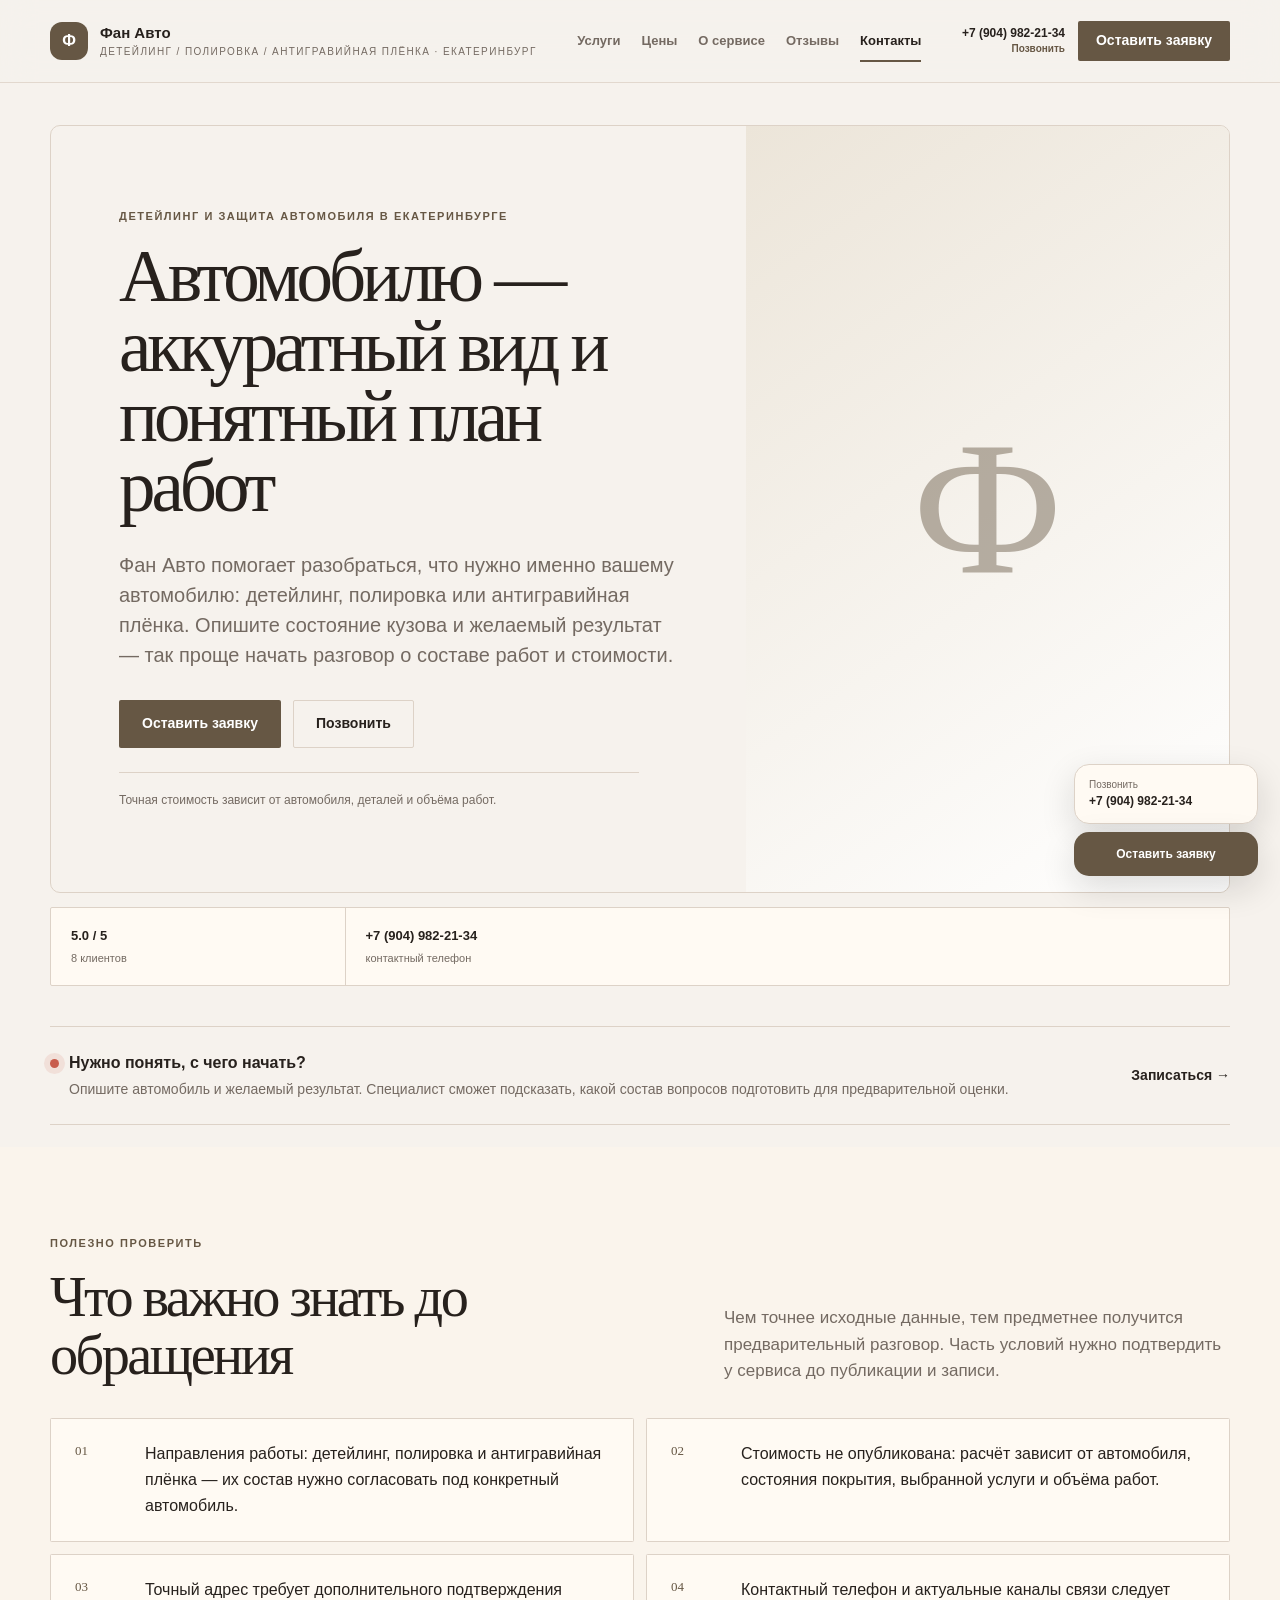
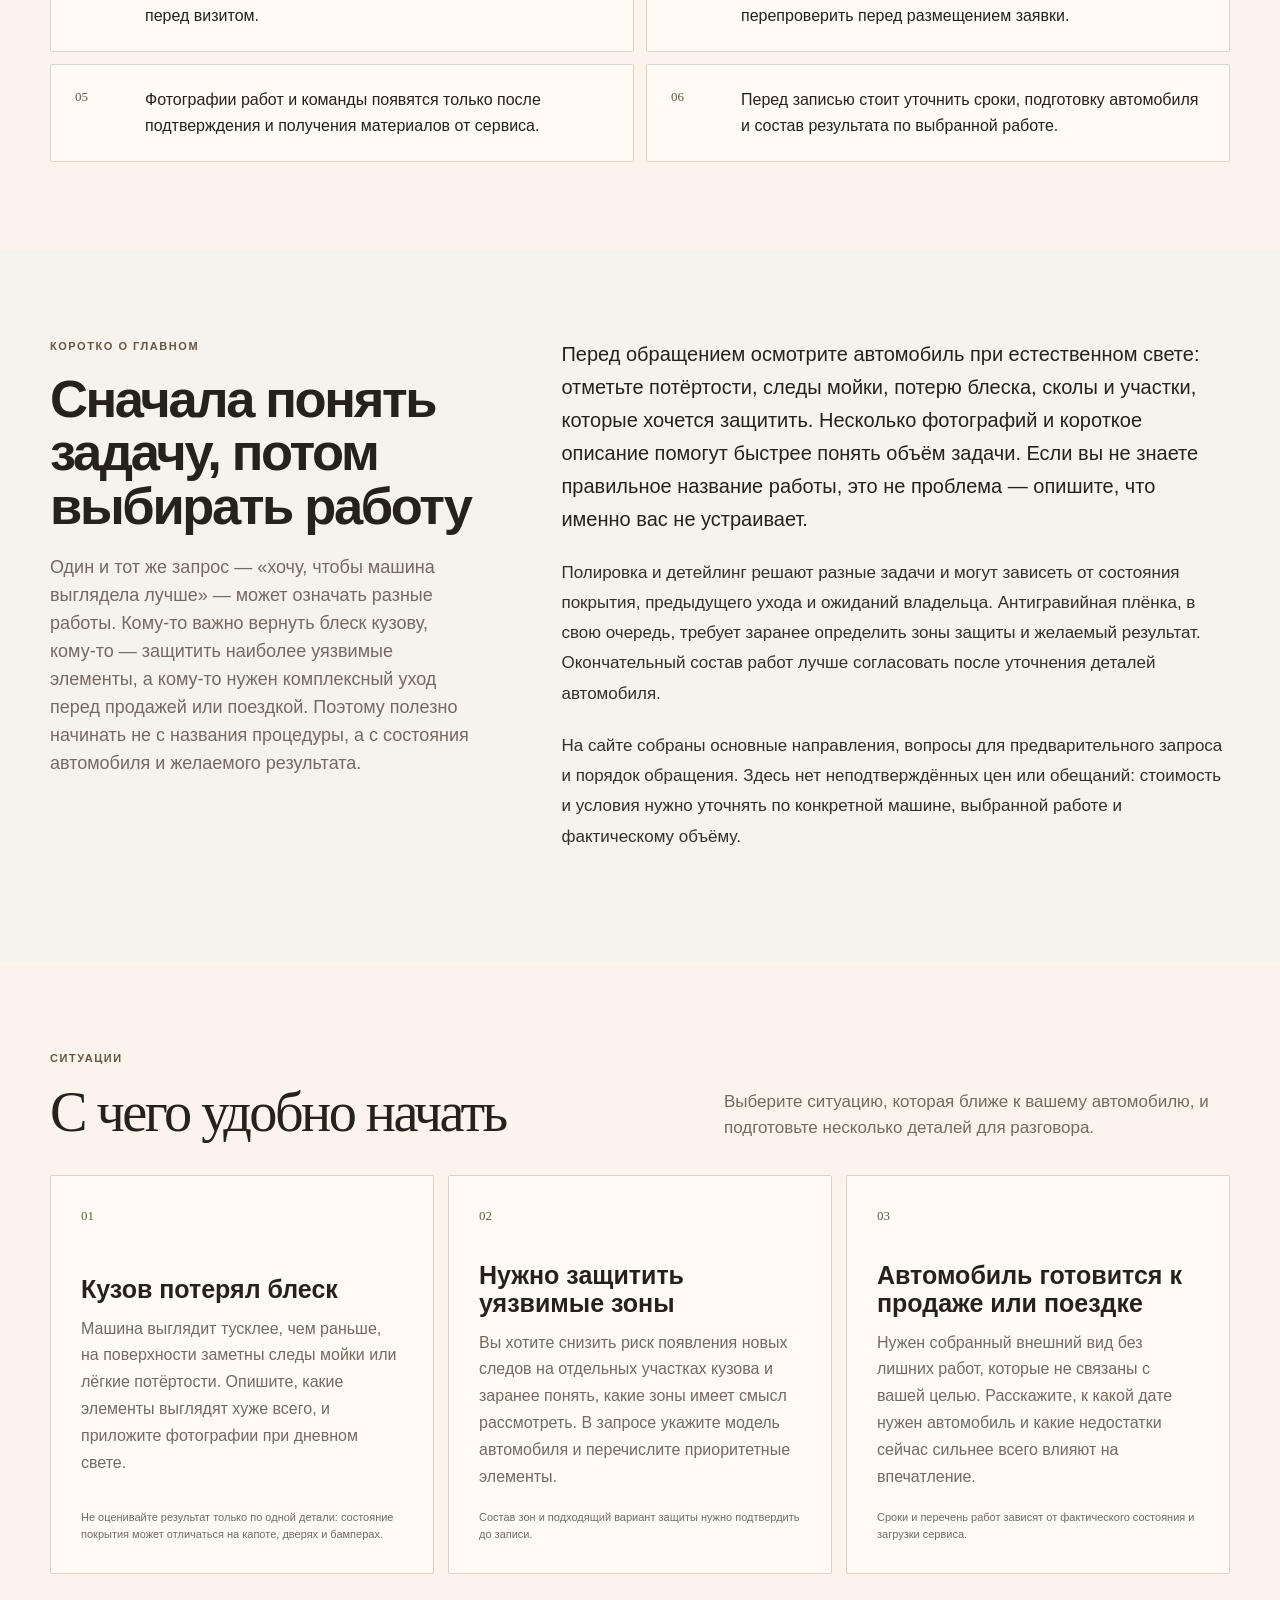
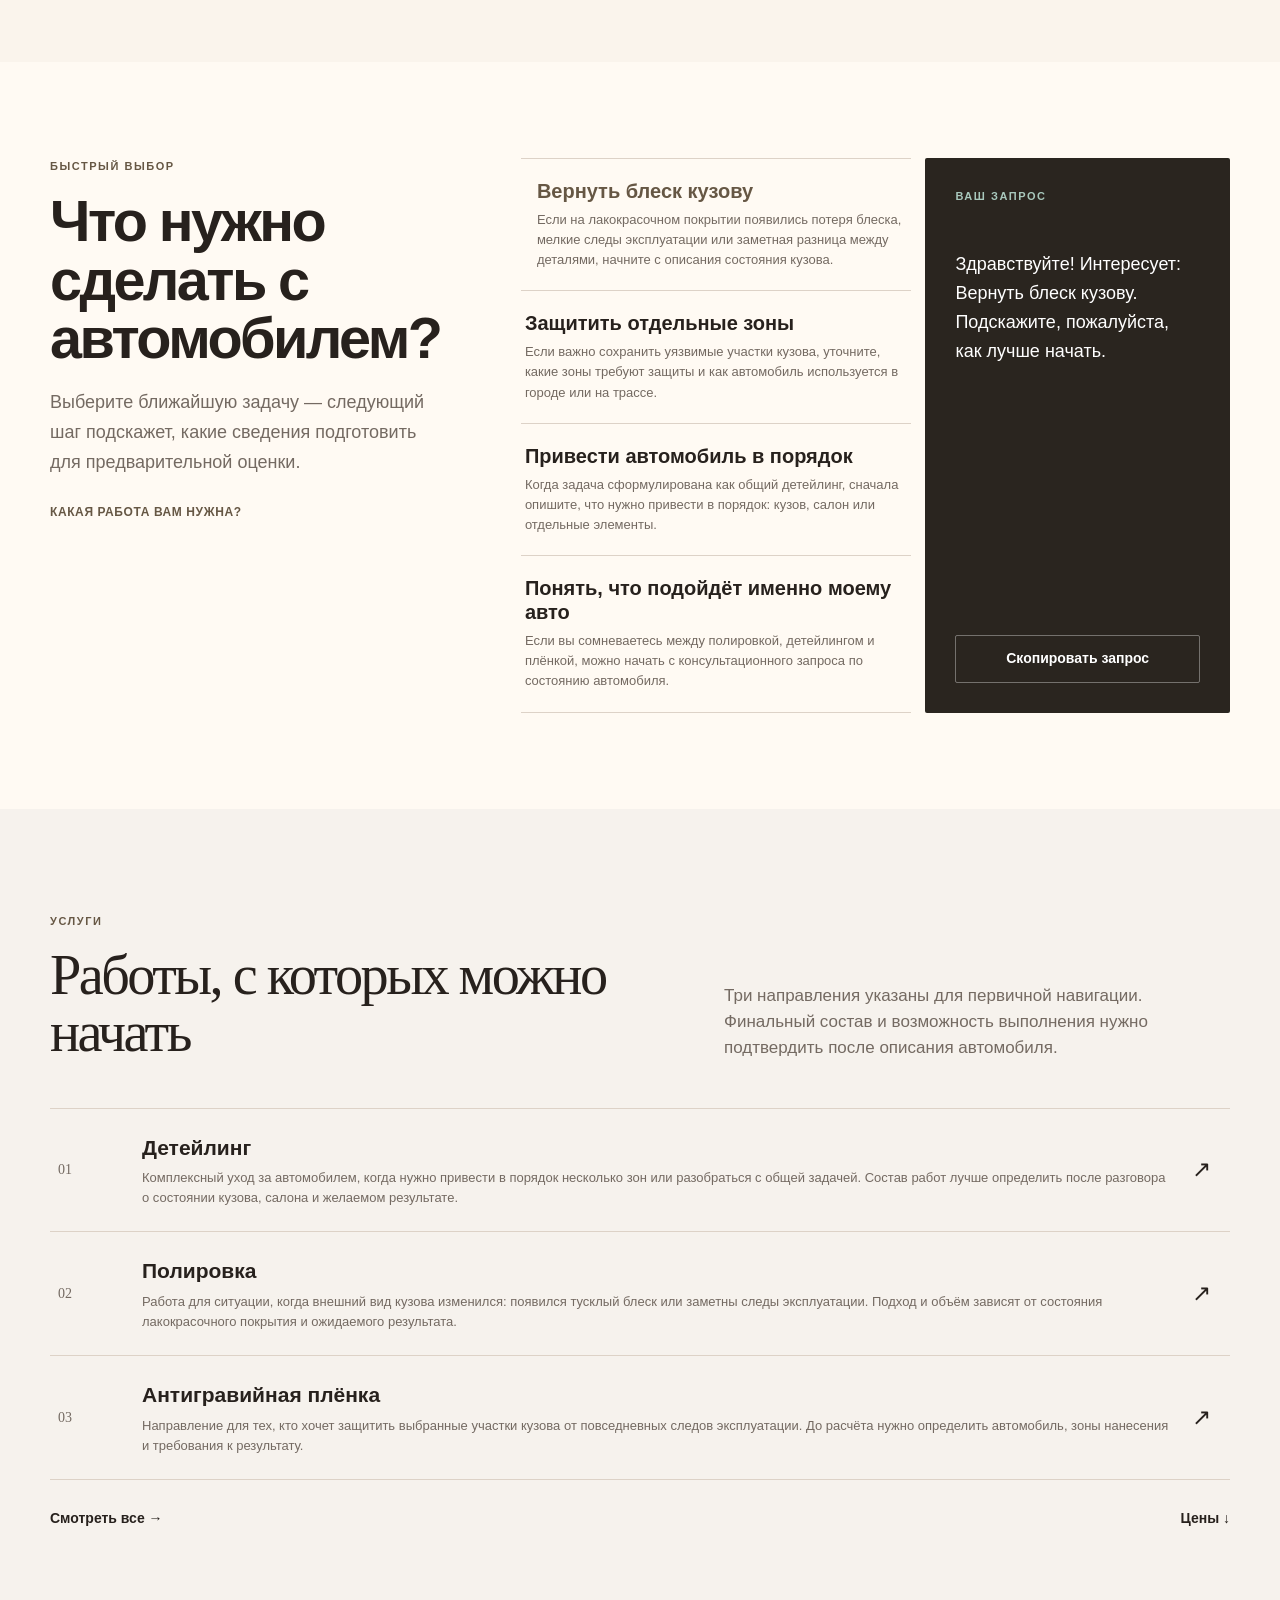
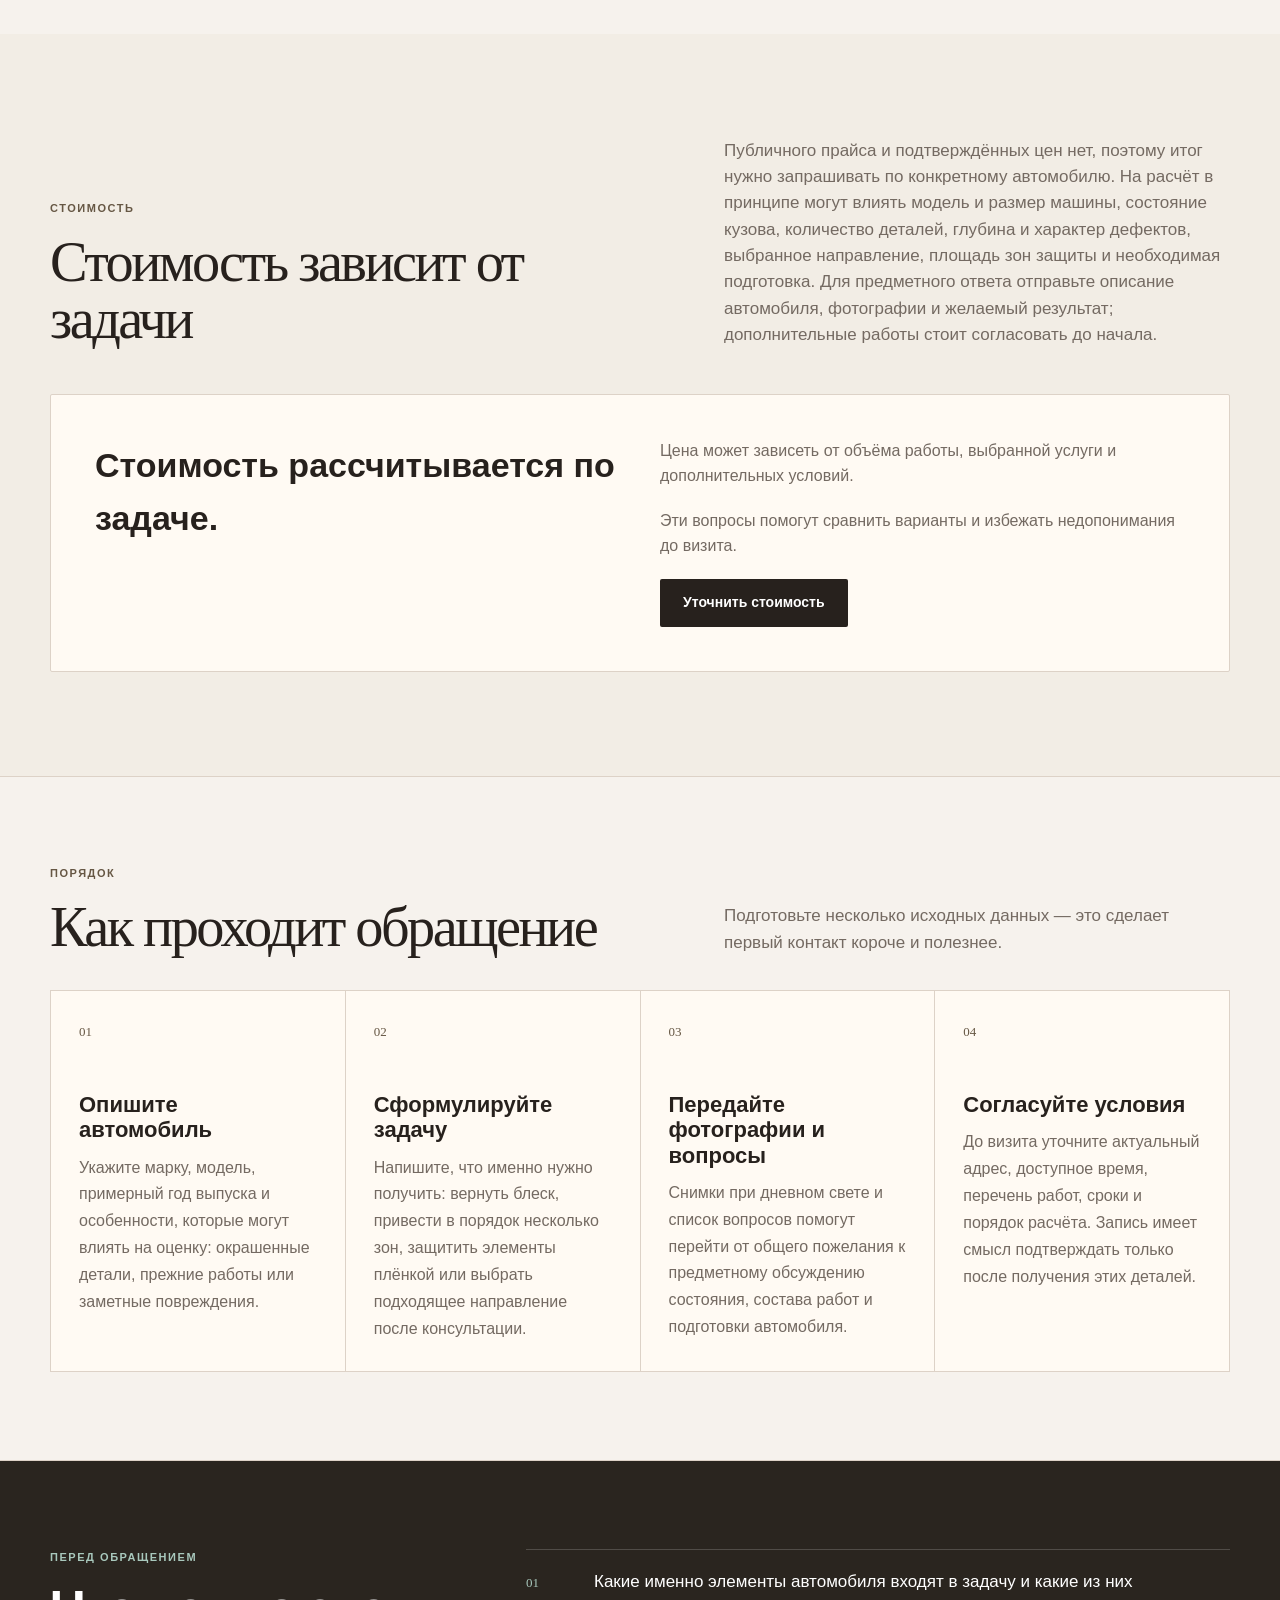
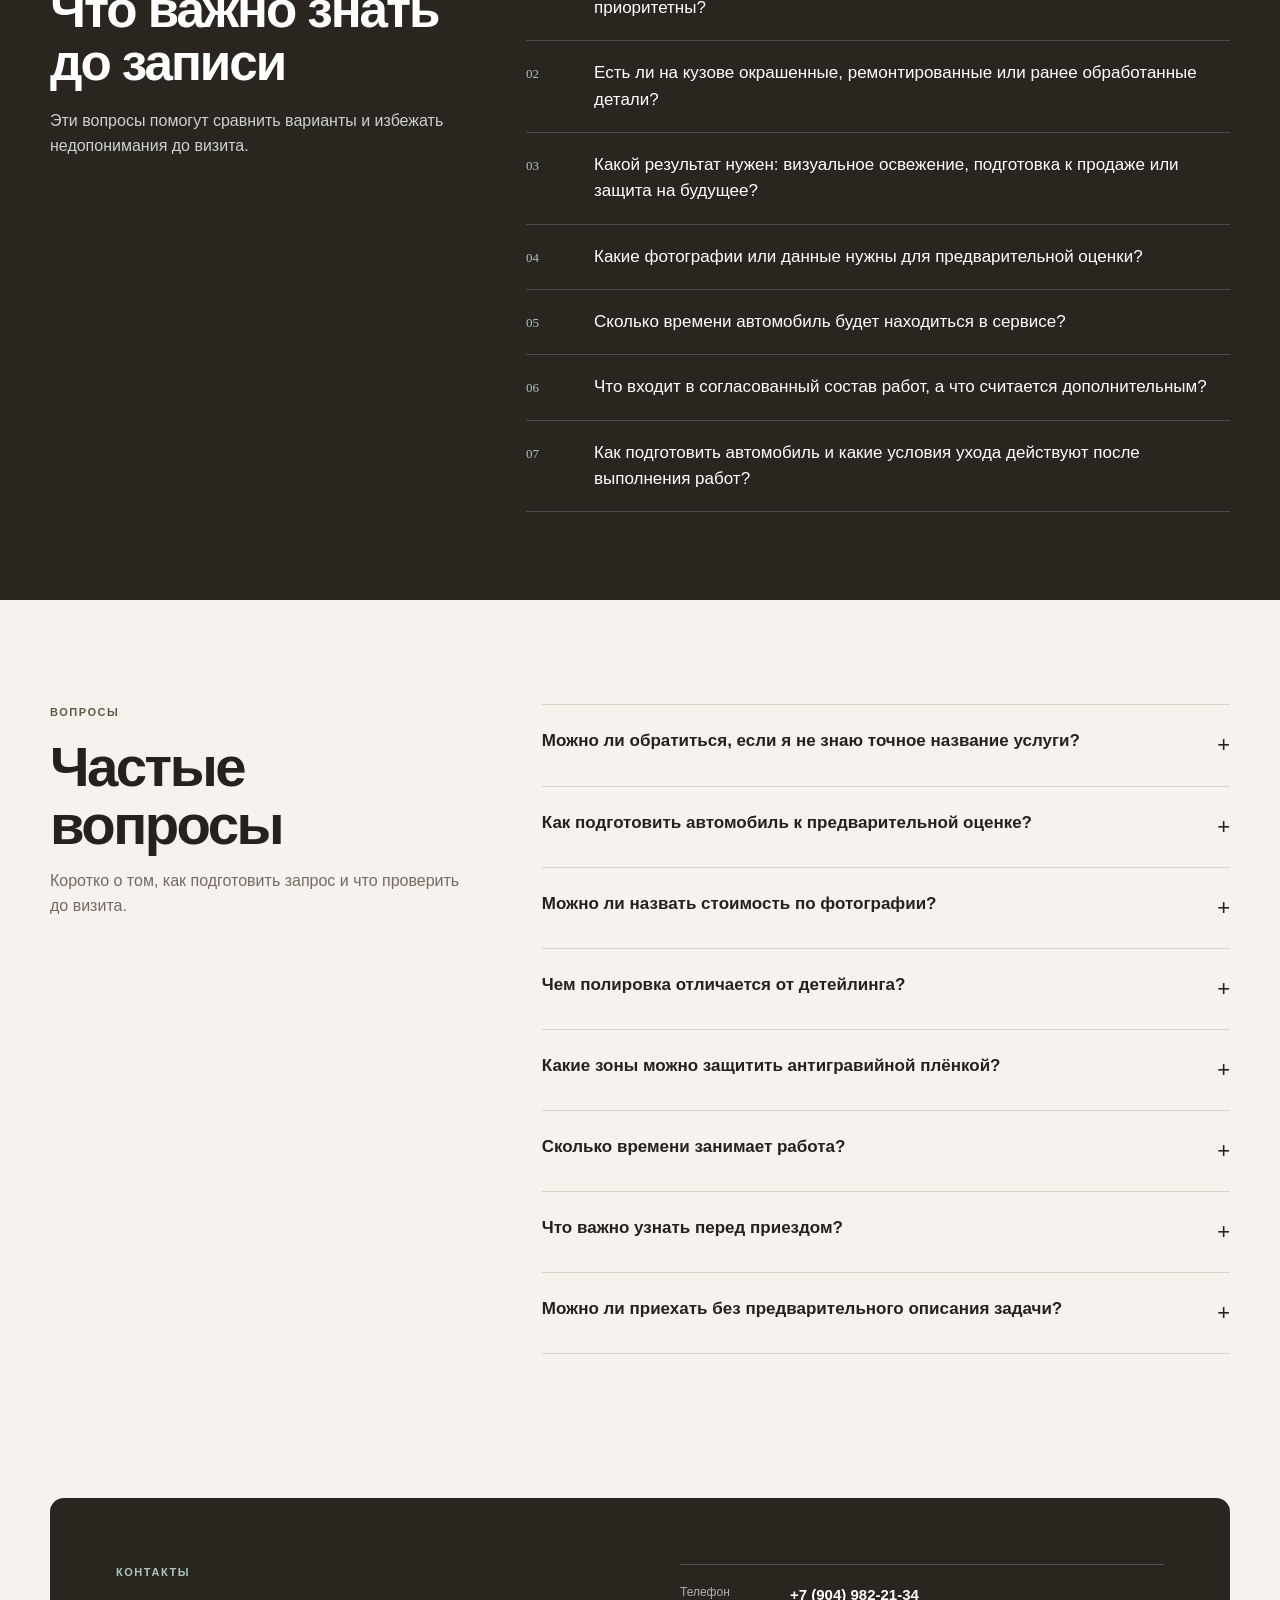
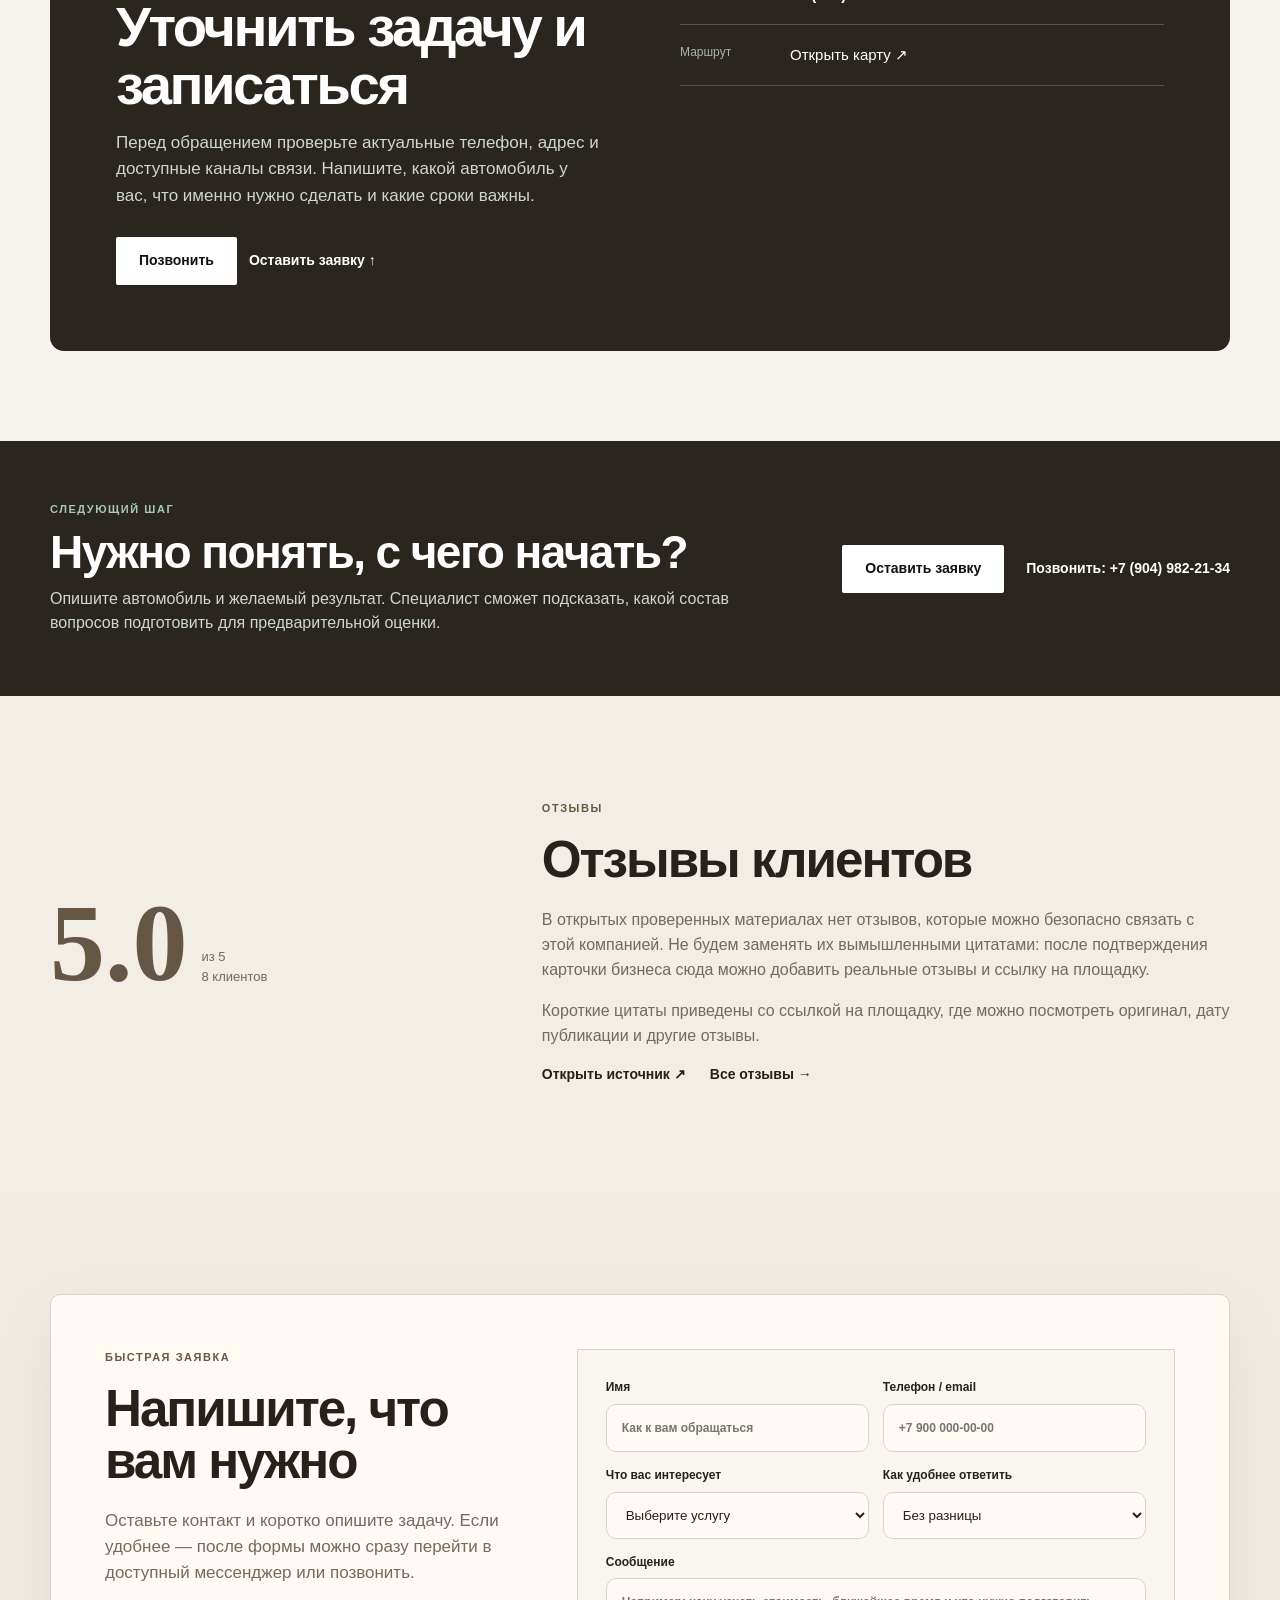
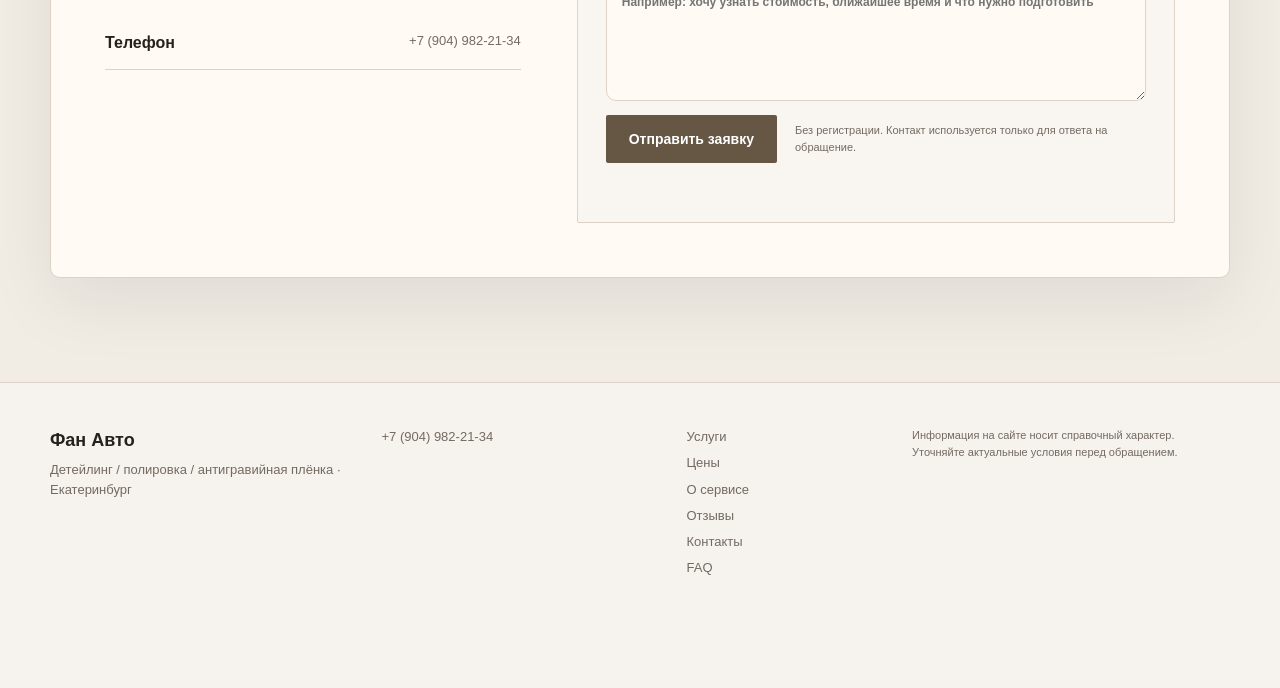
<file: index.html>
<!doctype html>
<html lang="ru">
<head>
  <meta charset="utf-8">
  <meta name="viewport" content="width=device-width,initial-scale=1,viewport-fit=cover">
  <title>Фан Авто</title>
  <meta name="description" content="Фан Авто — Детейлинг / полировка / антигравийная плёнка · Екатеринбург. Услуги, цены, отзывы и контакты.">
  <meta name="theme-color" content="#f4f2ed">
  <meta name="robots" content="index,follow">
  <link rel="canonical" href="index.html">
  <meta property="og:type" content="website">
  <meta property="og:title" content="Фан Авто">
  <meta property="og:description" content="Фан Авто — Детейлинг / полировка / антигравийная плёнка · Екатеринбург. Услуги, цены, отзывы и контакты.">
  <meta name="twitter:card" content="summary_large_image">
  <link rel="icon" href="favicon.svg" type="image/svg+xml">
  <link rel="manifest" href="site.webmanifest">
  <script>document.documentElement.classList.add('js')</script>
  <style>:root{
  --bg:#f4f2ed;--paper:#fff;--ink:#191918;--muted:#6f6d68;--line:#dcd8cf;--accent:#214f45;--accent-2:#dbe7e1;--dark:#18211f;--radius:22px;--max:1180px;--shadow:0 24px 70px rgba(22,27,25,.08);--serif:Georgia,'Times New Roman',serif;--sans:Inter,-apple-system,BlinkMacSystemFont,'Segoe UI',Arial,sans-serif
}
*{box-sizing:border-box}html{scroll-behavior:smooth;scroll-padding-top:104px}body{margin:0;background:var(--bg);color:var(--ink);font-family:var(--sans);font-size:16px;line-height:1.55;-webkit-font-smoothing:antialiased}img{max-width:100%;display:block}a{color:inherit}button,input,textarea{font:inherit}.wrap{width:min(calc(100% - 48px),var(--max));margin:auto}.site-header{position:sticky;top:0;z-index:90;background:color-mix(in srgb,var(--bg) 90%,transparent);backdrop-filter:blur(16px);border-bottom:1px solid color-mix(in srgb,var(--line) 82%,transparent)}.header-inner{min-height:82px;display:flex;align-items:center;justify-content:space-between;gap:24px}.brand{display:flex;align-items:center;gap:12px;text-decoration:none;min-width:210px}.brand-mark{width:38px;height:38px;border-radius:12px;display:grid;place-items:center;background:var(--accent);color:#fff;font-weight:800}.brand-copy{display:grid;line-height:1.12}.brand-copy b{font-size:15px}.brand-copy small{font-size:10px;text-transform:uppercase;letter-spacing:.14em;color:var(--muted);margin-top:4px}.nav{display:flex;align-items:center;gap:21px}.nav a{text-decoration:none;font-size:13px;font-weight:700;color:var(--muted);position:relative}.nav a:hover,.nav a[aria-current=page]{color:var(--ink)}.nav a[aria-current=page]:after{content:"";position:absolute;left:0;right:0;bottom:-11px;height:2px;background:var(--accent)}.header-actions{display:flex;align-items:center;gap:13px}.header-phone{text-decoration:none;font-size:13px;font-weight:700}.button{display:inline-flex;align-items:center;justify-content:center;min-height:48px;padding:0 22px;border:1px solid transparent;border-radius:999px;text-decoration:none;font-weight:750;font-size:14px;transition:transform .18s ease,background .18s ease,border-color .18s ease}.button:hover{transform:translateY(-1px)}.button.primary{background:var(--accent);color:#fff}.button.secondary{background:var(--ink);color:#fff}.button.ghost{border-color:var(--line);background:transparent}.button.light{background:#fff;color:#111}.button.compact{min-height:40px;padding:0 17px}.text-button{text-decoration:none;font-weight:800;font-size:14px;display:inline-flex;align-items:center;gap:7px}.text-button:hover{text-decoration:underline;text-underline-offset:4px}.light-text{color:#fff}.burger{display:none;width:42px;height:42px;border:1px solid var(--line);background:transparent;border-radius:50%;padding:12px;cursor:pointer}.burger span{display:block;height:1.5px;background:var(--ink);margin:5px 0}.overline{display:block;text-transform:uppercase;letter-spacing:.14em;font-size:11px;font-weight:850;color:var(--accent);margin-bottom:17px}.reveal{opacity:0;transform:translateY(16px);transition:opacity .55s ease,transform .65s cubic-bezier(.2,.7,.2,1)}.reveal.is-visible{opacity:1;transform:none}

/* Home */
.hero-v4{padding:42px 0 18px}.hero-shell{min-height:610px;display:grid;grid-template-columns:1.02fr .98fr;background:var(--paper);border:1px solid var(--line);border-radius:calc(var(--radius) + 8px);overflow:hidden;box-shadow:var(--shadow)}.hero-main{padding:76px 66px;display:flex;flex-direction:column;justify-content:center}.hero-main h1{font-size:clamp(50px,5.7vw,82px);line-height:.96;letter-spacing:-.055em;margin:0 0 28px;max-width:780px}.hero-lede{font-size:20px;line-height:1.5;color:var(--muted);max-width:650px;margin:0 0 30px}.hero-actions{display:flex;gap:12px;flex-wrap:wrap}.hero-note{font-size:12px;color:var(--muted);margin-top:24px;max-width:520px}.hero-visual{margin:0;position:relative;min-height:610px;background:var(--accent-2);overflow:hidden}.hero-visual img{width:100%;height:100%;object-fit:cover}.hero-visual figcaption{position:absolute;right:15px;bottom:15px;padding:7px 10px;background:rgba(255,255,255,.9);border-radius:999px;font-size:10px;font-weight:800}.hero-monogram{height:100%;display:grid;place-items:center;background:linear-gradient(145deg,var(--accent-2),#fff)}.hero-monogram span{font-family:var(--serif);font-size:190px;color:var(--accent);opacity:.45}.fact-strip{display:grid;grid-template-columns:repeat(4,1fr);margin-top:14px;border:1px solid var(--line);background:var(--paper);border-radius:var(--radius);overflow:hidden}.fact-strip>div{padding:18px 20px;border-right:1px solid var(--line);display:grid;gap:4px}.fact-strip>div:last-child{border-right:0}.fact-strip strong{font-size:13px}.fact-strip span{font-size:11px;color:var(--muted)}.urgent-band{padding:22px 0}.urgent-band-inner{border-top:1px solid var(--line);border-bottom:1px solid var(--line);display:flex;align-items:center;justify-content:space-between;gap:26px;padding:24px 0}.urgent-band-inner>div{display:grid;grid-template-columns:auto auto;column-gap:10px;align-items:center}.urgent-band-inner p{grid-column:2;margin:3px 0 0;color:var(--muted);font-size:14px}.signal{width:9px;height:9px;border-radius:50%;background:#c85d4d;box-shadow:0 0 0 6px rgba(200,93,77,.12)}.section-v4{padding:104px 0}.section-v4.tone{background:color-mix(in srgb,var(--accent-2) 42%,var(--bg))}.section-intro{display:grid;grid-template-columns:1.08fr .92fr;gap:80px;align-items:end;margin-bottom:46px}.section-intro h2,.closing-card h2,.faq-title h2,.contact-copy h2{font-size:clamp(40px,4.4vw,64px);line-height:1.02;letter-spacing:-.045em;margin:0}.section-intro p{margin:0;color:var(--muted);font-size:17px;max-width:540px}.service-index{border-top:1px solid var(--line)}.service-line{display:grid;grid-template-columns:64px 1fr 30px;gap:20px;align-items:center;padding:23px 8px;border-bottom:1px solid var(--line);text-decoration:none;transition:padding .18s ease,background .18s ease}.service-line:hover{padding-left:18px;background:color-mix(in srgb,var(--paper) 75%,transparent)}.service-line b{display:block;font-size:21px}.service-line small{display:block;color:var(--muted);font-size:13px;margin-top:4px}.service-no{font-family:var(--serif);font-size:14px;color:var(--muted)}.arrow{font-size:23px}.section-bottom{margin-top:28px;display:flex;justify-content:space-between;gap:18px;align-items:center}.fineprint{font-size:12px;color:var(--muted)}.price-board{background:var(--paper);border:1px solid var(--line);border-radius:var(--radius);overflow:hidden}.price-line{display:grid;grid-template-columns:1fr auto;gap:30px;align-items:center;padding:22px 26px;border-bottom:1px solid var(--line)}.price-line:last-child{border-bottom:0}.price-line span{font-size:16px}.price-line strong{font-size:20px}.price-message{display:grid;grid-template-columns:1fr 1fr;gap:40px;padding:44px;background:var(--paper);border-radius:var(--radius);border:1px solid var(--line)}.price-message h3{font-size:34px;margin:0}.price-message p{color:var(--muted);margin:0 0 20px}.doctor-feature{display:grid;grid-template-columns:.82fr 1.18fr;min-height:470px;background:var(--dark);color:#fff;border-radius:calc(var(--radius) + 8px);overflow:hidden}.doctor-photo{min-height:470px;background:color-mix(in srgb,var(--accent) 55%,#111);display:grid;place-items:center}.doctor-photo img{width:100%;height:100%;object-fit:cover}.doctor-photo>span{font-family:var(--serif);font-size:140px;opacity:.65}.doctor-copy{padding:58px;display:flex;flex-direction:column;justify-content:center}.doctor-copy .overline{color:#a8c8bc}.doctor-copy h3{font-size:clamp(38px,4vw,60px);line-height:1.04;letter-spacing:-.04em;margin:0 0 20px}.doctor-copy p{color:#cfd5d2;max-width:580px}.doctor-actions{display:flex;gap:20px;align-items:center;margin-top:20px}.doctor-actions .text-button{color:#fff}.doctor-feature.no-photo{grid-template-columns:1fr}.gallery-mosaic{display:grid;grid-template-columns:1.2fr .8fr .8fr;grid-template-rows:260px 260px;gap:12px}.gallery-item{margin:0;position:relative;overflow:hidden;border-radius:var(--radius);background:#ddd}.gallery-item.item-1{grid-row:1/3}.gallery-item.item-4,.gallery-item.item-5{display:none}.gallery-item img{width:100%;height:100%;object-fit:cover;transition:transform .45s ease}.gallery-item:hover img{transform:scale(1.02)}.gallery-item figcaption{position:absolute;bottom:12px;left:12px;background:rgba(255,255,255,.9);padding:7px 10px;border-radius:999px;font-size:10px;font-weight:800}.gallery-empty{padding:80px 40px;text-align:center;border:1px dashed var(--line);border-radius:var(--radius)}.gallery-empty b{font-size:38px}.gallery-empty p{color:var(--muted)}.review-layout{display:grid;grid-template-columns:.38fr .62fr;gap:70px;align-items:center}.review-score{display:flex;align-items:flex-end;gap:14px}.review-score strong{font-family:var(--serif);font-size:110px;line-height:.8;color:var(--accent)}.review-score span{font-size:13px;color:var(--muted)}.review-copy h2{font-size:clamp(40px,4vw,62px);line-height:1.02;letter-spacing:-.04em;margin:0 0 22px}.review-copy blockquote{font-size:23px;line-height:1.48;margin:0 0 28px;padding:0;border:0}.review-copy p{color:var(--muted)}.review-links{display:flex;gap:24px;flex-wrap:wrap}.faq-layout{display:grid;grid-template-columns:.38fr .62fr;gap:70px}.faq-title p{color:var(--muted)}.faq-list{border-top:1px solid var(--line)}.faq-list details{border-bottom:1px solid var(--line)}.faq-list summary{list-style:none;cursor:pointer;padding:23px 0;font-size:17px;font-weight:750;display:flex;justify-content:space-between;gap:20px}.faq-list summary::-webkit-details-marker{display:none}.faq-list summary span{font-size:22px;font-weight:400;transition:transform .2s}.faq-list details[open] summary span{transform:rotate(45deg)}.faq-list details p{color:var(--muted);margin:0;padding:0 42px 23px 0}.contact-v4{padding:40px 0 90px}.contact-shell{background:var(--dark);color:#fff;border-radius:calc(var(--radius) + 12px);padding:66px;display:grid;grid-template-columns:1fr 1fr;gap:80px}.contact-copy .overline{color:#a8c8bc}.contact-copy p{color:#cfd5d2;font-size:17px}.contact-actions{display:flex;gap:18px;align-items:center;margin-top:28px}.contact-data{border-top:1px solid rgba(255,255,255,.2)}.contact-data>div{padding:18px 0;border-bottom:1px solid rgba(255,255,255,.2);display:grid;grid-template-columns:90px 1fr;gap:20px}.contact-data span{color:#aab3af;font-size:12px}.contact-data b,.contact-data a{font-size:15px;text-decoration:none}.contact-data a:hover{text-decoration:underline}.closing-cta{padding:50px 0}.closing-card{background:var(--accent);color:#fff;padding:54px 58px;border-radius:calc(var(--radius) + 6px);display:grid;grid-template-columns:1fr auto;gap:60px;align-items:center}.closing-card .overline{color:#c9ddd5}.closing-card p{color:#dfeae6}.closing-actions{display:grid;gap:16px;justify-items:start}.site-footer{border-top:1px solid var(--line);padding:44px 0 110px}.footer-grid{display:grid;grid-template-columns:1.1fr 1fr .7fr 1.2fr;gap:40px;font-size:13px;color:var(--muted)}.footer-brand{font-size:18px;font-weight:850;color:var(--ink);text-decoration:none}.footer-grid p{margin:5px 0}.footer-grid a{text-decoration:none}.footer-links{display:grid;gap:6px}.legal{font-size:11px}.mobile-actions{display:none}

/* Inner pages */
.page-hero{padding:76px 0 52px;border-bottom:1px solid var(--line)}.page-hero h1{font-size:clamp(48px,6vw,82px);line-height:.98;letter-spacing:-.052em;margin:18px 0 24px;max-width:950px}.page-hero .lead{font-size:20px;color:var(--muted);max-width:760px}.breadcrumb{font-size:12px;color:var(--muted);margin-bottom:16px}.breadcrumb a{text-decoration:none}.eyebrow{display:inline-block;text-transform:uppercase;letter-spacing:.14em;font-size:10px;font-weight:850;color:var(--accent)}.section{padding:90px 0}.section.soft{background:color-mix(in srgb,var(--accent-2) 38%,var(--bg))}.section-head{display:grid;grid-template-columns:.32fr .68fr;gap:50px;margin-bottom:42px}.section-head h2{font-size:clamp(38px,4.2vw,60px);line-height:1.05;letter-spacing:-.04em;margin:0}.section-head p{color:var(--muted)}.kicker{font-size:10px;text-transform:uppercase;letter-spacing:.14em;font-weight:850;color:var(--accent)}.grid{display:grid;gap:1px;background:var(--line);border:1px solid var(--line)}.grid-3{grid-template-columns:repeat(3,1fr)}.service-grid{grid-template-columns:repeat(2,1fr)}.card{background:var(--paper);padding:32px}.card h2,.card h3{margin:13px 0 12px;font-size:28px;line-height:1.1}.card p{color:var(--muted)}.card a,.card-link{text-decoration:none;font-weight:800}.linked-card{text-decoration:none}.num{font-family:var(--serif);font-size:12px;color:var(--muted)}.price-list{border-top:1px solid var(--line)}.price-row{display:grid;grid-template-columns:1fr .65fr auto;gap:20px;padding:20px 0;border-bottom:1px solid var(--line);align-items:center}.price-row span{color:var(--muted);font-size:12px}.price-row strong{font-size:20px}.fineprint{margin-top:16px}.price-empty{display:grid;grid-template-columns:1fr 1fr;gap:50px;padding:40px;border:1px solid var(--line);background:var(--paper);border-radius:var(--radius)}.price-empty h3{font-size:36px;margin:14px 0}.price-empty p{color:var(--muted)}.inline-strong{font-weight:850;text-decoration:none}.urgent-grid{display:grid;grid-template-columns:repeat(2,1fr);border-top:1px solid var(--line);border-left:1px solid var(--line)}.urgent{min-height:230px;padding:28px;border-right:1px solid var(--line);border-bottom:1px solid var(--line);display:grid;grid-template-columns:42px 1fr;gap:15px}.urgent h3{font-size:26px;margin:0 0 10px}.urgent p{color:var(--muted)}.urgent .link{text-decoration:none;font-weight:800;font-size:13px}.doctor{display:grid;grid-template-columns:1fr 1fr;background:var(--dark);color:#fff;border-radius:var(--radius);overflow:hidden}.doctor-card{padding:52px}.doctor-card h3{font-size:44px;line-height:1.05}.doctor-card p{color:#cfd5d2}.doctor-card .call{display:inline-flex;margin-top:15px;background:#fff;color:#111;text-decoration:none;padding:12px 18px;border-radius:999px;font-weight:800}.doctor-proof{min-height:360px;display:grid;place-items:center;background:#26332f}.doctor-proof img{width:100%;height:100%;object-fit:cover}.doctor-letter{font-family:var(--serif);font-size:120px}.text-proof{padding:50px;place-items:start;align-content:center}.text-proof strong{font-size:40px}.split{display:grid;grid-template-columns:1fr 1fr;gap:1px;background:var(--line);border:1px solid var(--line)}.split>div{background:var(--paper);padding:34px}.plain{list-style:none;margin:18px 0 0;padding:0}.plain li{display:flex;justify-content:space-between;gap:15px;border-top:1px solid var(--line);padding:14px 0}.plain a{text-decoration:none;font-weight:700}.plain span{color:var(--muted);font-size:12px}.gallery-strip{display:grid;grid-template-columns:1.25fr .75fr .75fr;gap:10px;min-height:410px}.shot{margin:0;position:relative;overflow:hidden;background:#ddd;min-height:220px}.shot-main{grid-row:span 2}.shot img{width:100%;height:100%;object-fit:cover}.shot figcaption{position:absolute;left:10px;bottom:10px;background:#fff;padding:6px 9px;font-size:10px}.gallery-placeholder{padding:80px;border:1px dashed var(--line);grid-column:1/-1}.section-link-row{display:flex;justify-content:space-between;gap:20px;margin-top:20px}.section-link-row a{text-decoration:none;font-weight:800}.reviews{display:grid;grid-template-columns:.65fr 1.35fr;gap:1px;background:var(--line);border:1px solid var(--line)}.review-main,.review-side{background:var(--paper);padding:40px}.rating{font-family:var(--serif);font-size:80px;color:var(--accent)}.review-main blockquote{font-size:20px;margin:24px 0}.review-main a,.review-side a{font-weight:800;text-decoration:none}.review-side p{padding:15px 0;border-bottom:1px solid var(--line)}.faq{max-width:850px;margin-left:auto}.faq details{border-top:1px solid var(--line)}.faq details:last-child{border-bottom:1px solid var(--line)}.faq summary{cursor:pointer;padding:18px 0;font-weight:800}.faq p{color:var(--muted);padding-bottom:17px}.contact{padding:76px 0}.contact-grid{display:grid;grid-template-columns:.85fr 1.15fr;gap:60px}.contact-box{padding:17px 0;border-top:1px solid var(--line);display:grid;grid-template-columns:110px 1fr;gap:15px}.contact-box span{font-size:11px;color:var(--muted)}.contact-box a,.contact-box strong{font-size:18px;text-decoration:none}.map-card{border:1px solid var(--line);background:var(--paper)}.map-abstract{min-height:330px;background:linear-gradient(135deg,var(--accent-2),#fff);display:grid;place-content:center;text-align:center;padding:30px}.map-abstract span{font-size:13px;text-transform:uppercase;letter-spacing:.12em}.map-abstract b{font-size:28px;margin-top:8px}.map-caption{padding:17px;display:flex;justify-content:space-between;gap:15px}.map-caption span{display:block;color:var(--muted);font-size:11px}.map-actions{display:flex;gap:12px}.map-actions a{text-decoration:none;font-weight:800;font-size:12px}.request-panel{display:grid;grid-template-columns:.8fr 1.2fr;gap:55px}.wa-form{display:grid;gap:14px}.wa-form label{display:grid;gap:6px;font-size:12px;font-weight:800}.wa-form input,.wa-form textarea{padding:14px 15px;border:1px solid var(--line);background:var(--paper);border-radius:12px}.wa-form .btn,.btn{display:inline-flex;justify-content:center;align-items:center;text-decoration:none;border:0;background:var(--accent);color:#fff;padding:13px 19px;border-radius:999px;font-weight:800;cursor:pointer}.btn.alt{background:transparent;color:var(--ink);border:1px solid var(--line)}.actions{display:flex;gap:12px;flex-wrap:wrap}.doctor-detail-grid{display:grid;grid-template-columns:1fr .5fr;gap:60px;align-items:end}.doctor-detail-photo{min-height:330px;background:var(--accent-2);display:grid;place-items:center;overflow:hidden;border-radius:var(--radius)}.doctor-detail-photo img{width:100%;height:100%;object-fit:cover}.doctor-detail-photo span{font-family:var(--serif);font-size:110px}.detail-layout{display:grid;grid-template-columns:1.25fr .75fr;gap:60px}.detail-copy h2{font-size:42px}.detail-copy p{color:var(--muted)}.detail-aside{padding:32px;border:1px solid var(--line);background:var(--paper);align-self:start}.detail-aside h3{font-size:29px}.check-list{padding-left:18px}.check-list li{margin:10px 0}.full-gallery{display:grid;grid-template-columns:repeat(3,1fr);gap:10px}.full-gallery figure{margin:0;min-height:270px;position:relative;overflow:hidden}.full-gallery figure:first-child{grid-column:span 2;grid-row:span 2}.full-gallery img{width:100%;height:100%;object-fit:cover;cursor:zoom-in}.full-gallery figcaption{position:absolute;left:10px;bottom:10px;background:#fff;padding:6px 9px;font-size:10px}.reputation-bar{display:flex;gap:1px;background:var(--line);border:1px solid var(--line)}.reputation-bar>div{background:var(--paper);padding:24px;flex:1}.reputation-bar b{display:block;font-size:29px}.reputation-bar span{color:var(--muted);font-size:11px}.source-note{font-size:11px;color:var(--muted)}

/* Four distinct families */
body[data-family="editorial"]{--bg:#f2efe9;--paper:#fbfaf7;--accent:#254f44;--accent-2:#dfe8e2;--dark:#17221e;--radius:4px}body[data-family="editorial"] .hero-main h1,body[data-family="editorial"] .section-intro h2,body[data-family="editorial"] .page-hero h1{font-family:var(--serif);font-weight:500;letter-spacing:-.045em}body[data-family="editorial"] .hero-shell{box-shadow:none}body[data-family="editorial"] .brand-mark{border-radius:2px}body[data-family="editorial"] .button{border-radius:2px}
body[data-family="gallery"]{--bg:#f7f4f0;--paper:#fffdfa;--accent:#8a493e;--accent-2:#efe0da;--dark:#261d1b;--radius:28px}body[data-family="gallery"] .hero-shell{position:relative;display:block;min-height:690px;background:var(--dark)}body[data-family="gallery"] .hero-visual{position:absolute;inset:0;min-height:690px}body[data-family="gallery"] .hero-visual:after{content:"";position:absolute;inset:0;background:linear-gradient(90deg,rgba(18,13,12,.74) 0%,rgba(18,13,12,.22) 64%,rgba(18,13,12,.06) 100%)}body[data-family="gallery"] .hero-main{position:relative;z-index:2;color:#fff;min-height:690px;width:min(680px,70%);padding:76px}body[data-family="gallery"] .hero-lede,body[data-family="gallery"] .hero-note{color:#e3ddda}body[data-family="gallery"] .hero-main .overline{color:#f2c9be}body[data-family="gallery"] .button.ghost{border-color:rgba(255,255,255,.5);color:#fff}body[data-family="gallery"] .hero-monogram{background:linear-gradient(135deg,#815649,#34201c)}body[data-family="gallery"] .hero-monogram span{color:#fff}
body[data-family="precision"]{--bg:#f2f5f7;--paper:#fff;--ink:#10202b;--muted:#65717a;--line:#ced8df;--accent:#145b7a;--accent-2:#dbeaf1;--dark:#102c3a;--radius:12px}body[data-family="precision"] .hero-shell{box-shadow:none;border-radius:0;border-left:6px solid var(--accent)}body[data-family="precision"] .hero-main{padding:70px}body[data-family="precision"] .hero-main h1{font-weight:720}body[data-family="precision"] .fact-strip{border-radius:0}body[data-family="precision"] .service-line{grid-template-columns:80px 1fr 30px}body[data-family="precision"] .button{border-radius:8px}body[data-family="precision"] .brand-mark{border-radius:8px}
body[data-family="warm"]{--bg:#f5f1e8;--paper:#fffdf8;--ink:#302921;--muted:#786f64;--line:#dfd5c7;--accent:#7d5b35;--accent-2:#eadfcd;--dark:#3d3328;--radius:30px}body[data-family="warm"] .hero-shell{grid-template-columns:.92fr 1.08fr}body[data-family="warm"] .hero-visual{order:-1}body[data-family="warm"] .hero-main h1,body[data-family="warm"] .section-intro h2,body[data-family="warm"] .page-hero h1{font-family:var(--serif);font-weight:500}body[data-family="warm"] .hero-main{padding:64px}body[data-family="warm"] .brand-mark{background:#7d5b35}body[data-family="warm"] .button.primary{background:#7d5b35}

.lightbox{position:fixed;z-index:130;inset:0;background:rgba(10,12,12,.92);display:grid;place-items:center;padding:28px;opacity:0;pointer-events:none;transition:opacity .2s}.lightbox.open{opacity:1;pointer-events:auto}.lightbox img{max-width:94vw;max-height:88vh}.lightbox button{position:absolute;right:22px;top:18px;width:46px;height:46px;border:0;border-radius:50%;background:#fff;color:#111;font-size:25px;cursor:pointer}

@media(max-width:1040px){.header-phone{display:none}.nav{gap:14px}.hero-main{padding:56px 42px}.hero-shell{min-height:540px}.hero-visual{min-height:540px}.fact-strip{grid-template-columns:repeat(2,1fr)}.fact-strip>div:nth-child(2){border-right:0}.fact-strip>div:nth-child(-n+2){border-bottom:1px solid var(--line)}.section-intro,.review-layout,.faq-layout,.contact-shell,.closing-card,.section-head,.request-panel,.detail-layout{grid-template-columns:1fr;gap:28px}.gallery-mosaic{grid-template-columns:1fr 1fr;grid-template-rows:330px 230px}.gallery-item.item-1{grid-column:1/-1;grid-row:auto}.doctor-feature{grid-template-columns:.8fr 1.2fr}.footer-grid{grid-template-columns:1fr 1fr}.grid-3{grid-template-columns:repeat(2,1fr)}body[data-family="gallery"] .hero-main{width:75%;padding:58px}body[data-family="warm"] .hero-shell{grid-template-columns:1fr 1fr}}
@media(max-width:820px){.nav{display:none;position:absolute;top:81px;left:0;right:0;background:var(--paper);padding:18px 24px 24px;flex-direction:column;align-items:stretch;border-bottom:1px solid var(--line)}.nav.open{display:flex}.nav a{font-size:16px;padding:7px 0}.nav a[aria-current=page]:after{display:none}.burger{display:block}.header-actions .button{display:none}.hero-shell,body[data-family="warm"] .hero-shell{grid-template-columns:1fr}.hero-main{padding:48px 36px;order:1}.hero-visual,body[data-family="gallery"] .hero-visual{min-height:380px;position:relative;inset:auto;order:0}body[data-family="gallery"] .hero-shell{min-height:0;background:var(--paper)}body[data-family="gallery"] .hero-visual:after{background:linear-gradient(0deg,rgba(18,13,12,.25),transparent)}body[data-family="gallery"] .hero-main{min-height:auto;width:auto;padding:48px 36px;color:var(--ink)}body[data-family="gallery"] .hero-lede,body[data-family="gallery"] .hero-note{color:var(--muted)}body[data-family="gallery"] .hero-main .overline{color:var(--accent)}body[data-family="gallery"] .button.ghost{border-color:var(--line);color:var(--ink)}.urgent-band-inner{align-items:flex-start;flex-direction:column}.service-line{grid-template-columns:46px 1fr 24px}.doctor-feature{grid-template-columns:1fr}.doctor-photo{min-height:340px}.gallery-mosaic{grid-template-columns:1fr 1fr;grid-template-rows:260px 210px}.gallery-item.item-1{grid-column:1/-1}.contact-shell{padding:46px 36px}.closing-card{padding:44px 36px}.mobile-actions{display:grid;grid-template-columns:repeat(3,1fr);position:fixed;left:0;right:0;bottom:0;z-index:100;background:#fff;border-top:1px solid var(--line);padding-bottom:env(safe-area-inset-bottom)}.mobile-actions a{text-decoration:none;text-align:center;padding:13px 6px;font-size:12px;font-weight:800}.mobile-actions .accent{background:var(--accent);color:#fff}.site-footer{padding-bottom:120px}.doctor-detail-grid{grid-template-columns:1fr}.doctor-detail-photo{min-height:300px}.contact-grid{grid-template-columns:1fr}.gallery-strip{grid-template-columns:1fr 1fr}.shot-main{grid-column:1/-1;grid-row:auto}.urgent-grid{grid-template-columns:1fr}.service-grid{grid-template-columns:1fr}.price-empty{grid-template-columns:1fr}.reviews{grid-template-columns:1fr}.full-gallery{grid-template-columns:1fr 1fr}}
@media(max-width:600px){.wrap{width:min(calc(100% - 28px),var(--max))}.header-inner{min-height:70px}.nav{top:70px}.brand-copy small{display:none}.brand{min-width:0}.brand-mark{width:34px;height:34px}.hero-v4{padding-top:18px}.hero-main{padding:38px 24px}.hero-main h1{font-size:45px}.hero-lede{font-size:17px}.hero-actions{display:grid}.hero-actions .button{width:100%}.hero-visual{min-height:300px!important}.fact-strip{grid-template-columns:1fr}.fact-strip>div{border-right:0!important;border-bottom:1px solid var(--line)!important}.fact-strip>div:last-child{border-bottom:0!important}.section-v4{padding:72px 0}.section-intro{margin-bottom:30px}.section-intro h2,.faq-title h2,.contact-copy h2,.closing-card h2{font-size:39px}.service-line{padding:18px 0}.service-line small{display:none}.price-line{padding:18px}.price-line strong{font-size:17px}.price-message{grid-template-columns:1fr;padding:28px}.doctor-copy{padding:32px 26px}.doctor-copy h3{font-size:39px}.doctor-actions{align-items:flex-start;flex-direction:column}.gallery-mosaic{display:grid;grid-template-columns:1fr;grid-template-rows:auto}.gallery-item{min-height:260px}.gallery-item.item-1{grid-column:auto}.gallery-item.item-3{display:none}.review-score strong{font-size:82px}.review-copy blockquote{font-size:19px}.faq-layout{gap:34px}.contact-shell{padding:38px 25px}.contact-data>div{grid-template-columns:1fr;gap:4px}.contact-actions{align-items:flex-start;flex-direction:column}.footer-grid{grid-template-columns:1fr}.closing-card{padding:36px 25px}.page-hero{padding:54px 0 38px}.page-hero h1{font-size:44px}.page-hero .lead{font-size:17px}.section{padding:65px 0}.section-head h2{font-size:38px}.grid-3{grid-template-columns:1fr}.price-row{grid-template-columns:1fr auto}.price-row span{display:none}.urgent{min-height:190px}.doctor{grid-template-columns:1fr}.doctor-card{padding:30px}.doctor-proof{min-height:280px}.split{grid-template-columns:1fr}.gallery-strip{grid-template-columns:1fr}.shot-main{grid-column:auto}.section-link-row{display:grid}.request-panel{gap:24px}.full-gallery{grid-template-columns:1fr}.full-gallery figure:first-child{grid-column:auto;grid-row:auto}.map-caption{display:block}.map-actions{margin-top:12px}.doctor-detail-photo{min-height:260px}.detail-copy h2{font-size:34px}}
@media(prefers-reduced-motion:reduce){*{scroll-behavior:auto!important;animation:none!important;transition:none!important}.reveal{opacity:1!important;transform:none!important}}
/* Inner-page refinements */
.doctor-grid{grid-template-columns:repeat(2,1fr)}.doctor-grid .doctor-card{padding:0;display:grid;grid-template-columns:180px 1fr;min-height:220px}.doctor-grid .doctor-photo{min-height:220px;background:var(--accent-2);display:grid;place-items:center;text-decoration:none;overflow:hidden}.doctor-grid .doctor-photo img{width:100%;height:100%;object-fit:cover}.doctor-grid .doctor-photo span{font-family:var(--serif);font-size:72px;color:var(--accent)}.doctor-grid .doctor-copy{padding:28px;color:var(--ink);display:block}.doctor-grid .doctor-copy h2{font-size:26px;margin:0 0 8px;line-height:1.1}.doctor-grid .doctor-copy p{color:var(--muted);margin:0 0 20px}.empty-state{padding:70px 36px;border:1px dashed var(--line);background:var(--paper);text-align:center;grid-column:1/-1}.empty-state h2{font-size:34px;max-width:720px;margin:auto}.visual-disclaimer{font-size:11px;color:var(--muted);margin-top:18px}.text-link{font-weight:800;text-decoration:none}.subtle-link{display:block;margin-top:14px;font-size:12px;color:#d3d9d6}.service-detail-hero .actions{margin-top:28px}
@media(max-width:820px){.doctor-grid{grid-template-columns:1fr}.doctor-grid .doctor-card{grid-template-columns:150px 1fr}}
@media(max-width:600px){.doctor-grid .doctor-card{grid-template-columns:1fr}.doctor-grid .doctor-photo{min-height:280px}.doctor-grid .doctor-copy{padding:24px}}
/* Graceful fallback if a remote photo is temporarily unavailable. */
.hero-visual.image-failed,.gallery-item.image-failed,.shot.image-failed,.doctor-photo.image-failed,.doctor-detail-photo.image-failed,.full-gallery figure.image-failed{background:linear-gradient(145deg,var(--accent-2),color-mix(in srgb,var(--paper) 80%,var(--accent-2)));position:relative}.hero-visual.image-failed:after{content:"";position:absolute;inset:16%;border:1px solid color-mix(in srgb,var(--accent) 25%,transparent);border-radius:50%;opacity:.45}.gallery-item.image-failed:after,.shot.image-failed:after,.full-gallery figure.image-failed:after{content:"Фото компании";position:absolute;left:18px;bottom:16px;font-size:11px;font-weight:800;color:var(--muted)}

/* ===== Universal V7: content-rich layouts ===== */
.section-v7{padding:88px 0}.tone-soft{background:color-mix(in srgb,var(--paper) 72%,var(--accent-2))}.section-intro.compact{margin-bottom:34px}.rich-intro{display:grid;grid-template-columns:.78fr 1.22fr;gap:84px;align-items:start}.rich-intro h2{font-size:clamp(38px,4.1vw,60px);line-height:1.02;letter-spacing:-.045em;margin:0 0 22px}.rich-intro-lead{font-size:18px;color:var(--muted);max-width:500px}.prose-stack{max-width:760px}.prose-stack p{font-size:17px;line-height:1.78;margin:0 0 22px;color:color-mix(in srgb,var(--ink) 82%,var(--muted))}.prose-stack p:first-child{font-size:20px;line-height:1.65;color:var(--ink)}
.scenario-grid{display:grid;grid-template-columns:repeat(3,1fr);gap:14px}.scenario-card{background:var(--paper);border:1px solid var(--line);border-radius:var(--radius);padding:30px;min-height:270px;display:flex;flex-direction:column}.scenario-no{font-family:var(--serif);font-size:13px;color:var(--accent);margin-bottom:auto}.scenario-card h3{font-size:25px;line-height:1.12;margin:34px 0 13px}.scenario-card p{color:var(--muted);margin:0 0 18px;line-height:1.68}.scenario-card small{font-size:11px;color:var(--muted);margin-top:auto}.process-section{border-top:1px solid var(--line);border-bottom:1px solid var(--line)}.process-grid{display:grid;grid-template-columns:repeat(4,1fr);border-top:1px solid var(--line);border-left:1px solid var(--line)}.process-step{min-height:250px;padding:28px;border-right:1px solid var(--line);border-bottom:1px solid var(--line);background:var(--paper)}.process-step>span{font-family:var(--serif);font-size:13px;color:var(--accent)}.process-step h3{font-size:22px;margin:48px 0 12px;line-height:1.15}.process-step p{color:var(--muted);margin:0;line-height:1.68}.decision-section{background:var(--dark);color:#fff}.decision-layout{display:grid;grid-template-columns:.72fr 1.28fr;gap:80px;align-items:start}.decision-layout h2{font-size:clamp(38px,4vw,58px);line-height:1.04;letter-spacing:-.04em;margin:0 0 20px}.decision-layout>div>p{color:#cdd2cf;max-width:520px}.decision-layout .overline,.decision-layout .eyebrow{color:#a8c8bc}.decision-list{list-style:none;margin:0;padding:0;border-top:1px solid rgba(255,255,255,.18)}.decision-list li{display:grid;grid-template-columns:52px 1fr;gap:16px;padding:19px 0;border-bottom:1px solid rgba(255,255,255,.18);align-items:start}.decision-list li>span{font-family:var(--serif);color:#a8c8bc;font-size:13px;padding-top:4px}.decision-list li>p{margin:0;font-size:17px;line-height:1.55}.section.soft .decision-layout{color:var(--ink)}.section.soft .decision-layout>div>p{color:var(--muted)}.section.soft .decision-layout .eyebrow{color:var(--accent)}.section.soft .decision-list{border-color:var(--line)}.section.soft .decision-list li{border-color:var(--line)}.section.soft .decision-list li>span{color:var(--accent)}.trust-point-grid{display:grid;grid-template-columns:repeat(2,1fr);gap:12px}.trust-point{display:grid;grid-template-columns:54px 1fr;gap:16px;padding:22px 24px;background:var(--paper);border:1px solid var(--line);border-radius:calc(var(--radius) * .7)}.trust-point span{font-family:var(--serif);color:var(--accent);font-size:13px}.trust-point p{margin:0;line-height:1.62}.mini-points{list-style:none;margin:18px 0 24px;padding:0;display:grid;gap:8px}.mini-points li{font-size:13px;color:var(--muted);padding-left:17px;position:relative}.mini-points li:before{content:"";position:absolute;left:0;top:.65em;width:6px;height:6px;border-radius:50%;background:var(--accent)}.question-list{margin:18px 0 26px;padding-left:18px}.question-list li{margin:0 0 12px;line-height:1.5;color:var(--muted)}.detail-copy>p{font-size:17px;line-height:1.78}.service-card p{line-height:1.65}.page-hero .lead{max-width:800px}.price-empty p{line-height:1.7}.reviews .review-side p{line-height:1.75}.faq-list details p{line-height:1.72}.contact-box strong,.contact-box a{line-height:1.45}

@media(max-width:1040px){.rich-intro,.decision-layout{grid-template-columns:1fr;gap:34px}.scenario-grid{grid-template-columns:1fr 1fr}.process-grid{grid-template-columns:1fr 1fr}.trust-point-grid{grid-template-columns:1fr}}
@media(max-width:700px){.section-v7{padding:68px 0}.scenario-grid,.process-grid{grid-template-columns:1fr}.scenario-card{min-height:220px}.process-step{min-height:210px}.process-step h3{margin-top:32px}.rich-intro h2,.decision-layout h2{font-size:38px}.prose-stack p,.detail-copy>p{font-size:16px}.decision-list li{grid-template-columns:42px 1fr}.trust-point{grid-template-columns:42px 1fr}.service-line small{display:block;font-size:12px;line-height:1.45;margin-top:6px}.service-line{align-items:start}.section-v4{padding:72px 0}}

/* Progressive enhancement: content is visible without JavaScript. Animation is enabled only when JS marks the document. */
.reveal{opacity:1;transform:none}.js .reveal{opacity:0;transform:translateY(16px)}.js .reveal.is-visible{opacity:1;transform:none}
@media(max-width:600px){.page-hero h1,.hero-main h1,.section-intro h2,.rich-intro h2,.decision-layout h2{overflow-wrap:anywhere;hyphens:auto}}

/* ===== Sale Ready V8 conversion polish ===== */
.conversion-band{padding:26px 0;background:var(--dark);color:#fff}.conversion-shell{display:flex;align-items:center;justify-content:space-between;gap:48px;padding:34px 0}.conversion-shell h2{font-size:clamp(30px,3.6vw,48px);line-height:1.05;letter-spacing:-.035em;margin:0 0 10px}.conversion-shell p{margin:0;color:#cfd5d2;max-width:700px}.conversion-shell .overline{color:#a8c8bc;margin-bottom:10px}.conversion-actions{display:flex;align-items:center;gap:22px;flex-shrink:0}.form-note{font-size:11px!important;line-height:1.45!important;color:var(--muted)!important;margin:4px 0 0!important}.page-hero .actions{display:flex;gap:12px;flex-wrap:wrap;margin-top:26px}
@media(max-width:760px){.conversion-shell{align-items:flex-start;flex-direction:column;gap:22px}.conversion-actions{width:100%;flex-direction:column;align-items:flex-start}.conversion-actions .button{width:100%}}

/* ===== Commercial V12: niche-aware interaction and less template-like composition ===== */
.section-v9{padding:96px 0;background:var(--paper)}
.intent-layout{display:grid;grid-template-columns:.72fr 1.28fr;gap:72px;align-items:start}
.intent-copy{position:sticky;top:112px}
.intent-copy h2{font-size:clamp(38px,4.5vw,64px);line-height:1.02;letter-spacing:-.045em;margin:0 0 20px;max-width:650px}
.intent-copy p{font-size:18px;line-height:1.65;color:var(--muted);max-width:520px}
.intent-copy small{display:block;margin-top:26px;font-size:12px;font-weight:800;letter-spacing:.05em;text-transform:uppercase;color:var(--accent)}
.intent-picker{display:grid;grid-template-columns:1fr .78fr;gap:14px;align-items:stretch}
.intent-options{display:grid;border-top:1px solid var(--line)}
.intent-option{appearance:none;background:transparent;border:0;border-bottom:1px solid var(--line);padding:20px 4px;text-align:left;color:var(--ink);cursor:pointer;display:grid;gap:7px;font:inherit;transition:padding .2s ease,color .2s ease}
.intent-option:hover,.intent-option:focus-visible,.intent-option.active{padding-left:16px;color:var(--accent);outline:none}
.intent-option b{font-size:20px;line-height:1.2}
.intent-option span{font-size:13px;line-height:1.55;color:var(--muted)}
.intent-result{border-radius:var(--radius);background:var(--dark);color:#fff;padding:30px;display:flex;flex-direction:column;min-height:100%}
.intent-result .overline{color:#a8c8bc}
.intent-result>p{font-size:18px;line-height:1.62;margin:28px 0 auto}
.intent-actions{display:grid;gap:10px;margin-top:34px}
.intent-result .button.ghost{border-color:rgba(255,255,255,.35);color:#fff;background:transparent}
.intent-toast{margin-top:10px;font-size:12px;color:#a8c8bc}
body[data-family="precision"] .intent-result{border-radius:4px}
body[data-family="editorial"] .intent-options{counter-reset:intent}
body[data-family="gallery"] .intent-layout{grid-template-columns:.9fr 1.1fr}
body[data-family="warm"] .intent-result{background:color-mix(in srgb,var(--dark) 88%,#6f5039)}
@media(max-width:980px){.intent-layout{grid-template-columns:1fr;gap:36px}.intent-copy{position:static}.intent-picker{grid-template-columns:1fr 1fr}}
@media(max-width:700px){.section-v9{padding:70px 0}.intent-picker{grid-template-columns:1fr}.intent-copy h2{font-size:38px}.intent-result{min-height:280px}.intent-option{padding:18px 2px}.intent-option:hover,.intent-option:focus-visible,.intent-option.active{padding-left:10px}}

/* ===== Commercial V12: eight genuinely different art directions ===== */
body[data-family="atelier"]{--bg:#f6f2ed;--paper:#fffaf3;--ink:#27211d;--muted:#746a62;--line:#ddd2c7;--accent:#8b553e;--accent-2:#efe1d6;--dark:#2d211b;--radius:2px}
body[data-family="atelier"] .hero-shell{grid-template-columns:1.15fr .85fr;background:transparent;box-shadow:none;border-top:1px solid var(--line);border-bottom:1px solid var(--line)}
body[data-family="atelier"] .hero-main h1,body[data-family="atelier"] .section-intro h2{font-family:var(--serif);font-weight:500}
body[data-family="atelier"] .button,body[data-family="atelier"] .scenario-card{border-radius:2px}
body[data-family="industrial"]{--bg:#eceeea;--paper:#f7f8f4;--ink:#151a17;--muted:#5e6861;--line:#bfc6c0;--accent:#37583e;--accent-2:#d5ded5;--dark:#172019;--radius:0px}
body[data-family="industrial"] .hero-shell{border-radius:0;box-shadow:none;border:1px solid var(--ink)}
body[data-family="industrial"] .overline{font-family:var(--sans);letter-spacing:.14em}
body[data-family="industrial"] .service-line,body[data-family="industrial"] .fact-strip,body[data-family="industrial"] .scenario-card{border-radius:0}
body[data-family="magazine"]{--bg:#f4f1ec;--paper:#fff;--ink:#1f1d1b;--muted:#6f6a65;--line:#d8d2cc;--accent:#5b2f46;--accent-2:#eadde5;--dark:#251d23;--radius:12px}
body[data-family="magazine"] .hero-main h1,body[data-family="magazine"] .rich-intro h2{font-family:var(--serif);font-weight:500;font-size:clamp(54px,7vw,104px)}
body[data-family="magazine"] .hero-shell{grid-template-columns:.78fr 1.22fr;box-shadow:none}
body[data-family="magazine"] .service-line b{font-family:var(--serif);font-size:28px;font-weight:500}
body[data-family="minimal"]{--bg:#fff;--paper:#fff;--ink:#131313;--muted:#666;--line:#e2e2e2;--accent:#111;--accent-2:#f0f0f0;--dark:#111;--radius:0px}
body[data-family="minimal"] .hero-shell{box-shadow:none;border:0;border-top:1px solid var(--ink);border-bottom:1px solid var(--ink)}
body[data-family="minimal"] .brand-mark{background:#111;border-radius:50%}
body[data-family="minimal"] .button{border-radius:999px}
body[data-family="minimal"] .tone-soft{background:#f7f7f7}

/* Section order varies by design family; this prevents a single repeated AI-template rhythm. */
main{display:flex;flex-direction:column}.hero-section{order:1}.urgent-section{order:2}.intro-section{order:3}.intent-section{order:4}.scenarios-section{order:5}.services-section{order:6}.process-section{order:7}.trust-section{order:8}.prices-section{order:9}.team-section{order:10}.gallery-section{order:11}.conversion-section{order:12}.decision-section{order:13}.reviews-section{order:14}.faq-section{order:15}.lead-capture-section{order:16}.contacts-section{order:17}
body[data-family="gallery"] .gallery-section{order:4}body[data-family="gallery"] .intent-section{order:5}body[data-family="gallery"] .scenarios-section{order:8}body[data-family="gallery"] .trust-section{order:10}
body[data-family="industrial"] .services-section{order:4}body[data-family="industrial"] .intent-section{order:6}body[data-family="industrial"] .prices-section{order:7}body[data-family="industrial"] .process-section{order:9}
body[data-family="magazine"] .reviews-section{order:5}body[data-family="magazine"] .gallery-section{order:6}body[data-family="magazine"] .intent-section{order:8}body[data-family="magazine"] .services-section{order:9}
body[data-family="atelier"] .gallery-section{order:5}body[data-family="atelier"] .services-section{order:7}body[data-family="atelier"] .process-section{order:10}
body[data-family="minimal"] .intent-section{order:3}body[data-family="minimal"] .intro-section{order:5}body[data-family="minimal"] .trust-section{order:11}
@media(max-width:820px){body[data-family="atelier"] .hero-shell,body[data-family="magazine"] .hero-shell{grid-template-columns:1fr}body[data-family="magazine"] .hero-main h1{font-size:52px}}


/* ===== Commercial V12: verified reviews, real maps, robust media ===== */
.verified-review-grid{display:grid;grid-template-columns:repeat(3,1fr);gap:14px;margin-top:34px}
.verified-review-card{background:var(--paper);border:1px solid var(--line);padding:26px;min-height:240px;display:flex;flex-direction:column;justify-content:space-between}
.verified-review-card p{font-size:17px;line-height:1.55;margin:24px 0;color:var(--ink)}
.verified-review-card footer{display:flex;justify-content:space-between;gap:16px;align-items:end;border-top:1px solid var(--line);padding-top:16px;font-size:12px}
.verified-review-card footer span{color:var(--muted)}
.verified-review-card footer a{text-decoration:none;font-weight:800;white-space:nowrap}
.verified-review-meta{display:flex;justify-content:space-between;gap:16px;font-size:12px}
.verified-review-meta span{color:var(--muted)}
.review-attribution{font-size:12px!important;font-weight:700;color:var(--muted)!important;margin-top:-16px!important}
.review-summary{font-size:19px!important;line-height:1.55;color:var(--ink)!important}
.reviews-page-grid{margin-top:28px}
.source-note{margin-top:28px;padding:28px;border:1px solid var(--line);background:var(--paper);font-size:14px;color:var(--muted)}
.source-note b{display:block;color:var(--ink);font-size:17px;margin-bottom:6px}
.map-embed,.home-map-frame{position:relative;overflow:hidden;background:var(--accent-2)}
.map-embed{min-height:360px}
.map-embed iframe,.home-map-frame iframe{display:block;width:100%;height:100%;border:0}
.map-embed iframe{min-height:360px}
.home-map-frame{height:420px;margin-top:14px;border-radius:calc(var(--radius) + 12px);border:1px solid var(--line)}
.home-map-frame iframe{min-height:420px}
.full-gallery figcaption{position:absolute;left:12px;bottom:12px;background:rgba(255,255,255,.92);padding:7px 10px;font-size:10px;font-weight:800}
.full-gallery img,.gallery-item img,.hero-visual img{aspect-ratio:auto}
body[data-family="industrial"] .verified-review-card,body[data-family="minimal"] .verified-review-card,body[data-family="industrial"] .home-map-frame,body[data-family="minimal"] .home-map-frame{border-radius:0}
body[data-family="atelier"] .verified-review-card{border-radius:2px}
@media(max-width:980px){.verified-review-grid{grid-template-columns:1fr 1fr}}
@media(max-width:700px){.verified-review-grid{grid-template-columns:1fr}.verified-review-card{min-height:0}.home-map-frame{height:330px}.home-map-frame iframe{min-height:330px}.map-embed,.map-embed iframe{min-height:300px}}


/* V12 palette + layout variants: design seed now changes more than section order. */
body[data-theme="emerald"]{--accent:#214f45;--accent-2:#dbe7e1;--dark:#18211f}
body[data-theme="navy"]{--accent:#233f61;--accent-2:#dce5ef;--dark:#182231}
body[data-theme="graphite"]{--accent:#3d4548;--accent-2:#e2e5e4;--dark:#1d2223}
body[data-theme="ivory"]{--accent:#665744;--accent-2:#ece5d9;--dark:#2a251f}
body[data-theme="sage"]{--accent:#596b54;--accent-2:#e1e8dc;--dark:#252f23}
body[data-theme="berry"]{--accent:#71445a;--accent-2:#eadde4;--dark:#2c2027}
body[data-variant="2"] .section-intro{grid-template-columns:.82fr 1.18fr}
body[data-variant="2"] .hero-shell{grid-template-columns:.9fr 1.1fr}
body[data-variant="2"] .service-line{grid-template-columns:44px 1fr 30px}
body[data-variant="3"] .section-intro{grid-template-columns:1.25fr .75fr}
body[data-variant="3"] .hero-shell{grid-template-columns:1.18fr .82fr}
body[data-variant="3"] .fact-strip{margin-top:22px}
body[data-variant="3"] .gallery-mosaic{grid-template-columns:.8fr 1.2fr .8fr}
@media(max-width:820px){body[data-variant="2"] .hero-shell,body[data-variant="3"] .hero-shell{grid-template-columns:1fr}body[data-variant="2"] .section-intro,body[data-variant="3"] .section-intro{grid-template-columns:1fr}}

.brand-mark-image{background:var(--paper)!important;border:1px solid var(--line);overflow:hidden;padding:5px}
.brand-mark-image img{width:100%;height:100%;object-fit:contain}

/* ===== Commercial V12: production contact form ===== */
.lead-form{display:grid;gap:14px}.lead-form label{display:grid;gap:7px;font-size:12px;font-weight:800}.lead-form input,.lead-form textarea{width:100%;padding:14px 15px;border:1px solid var(--line);background:var(--paper);border-radius:10px;color:var(--ink);outline:none}.lead-form input:focus,.lead-form textarea:focus{border-color:var(--accent);box-shadow:0 0 0 3px color-mix(in srgb,var(--accent) 13%,transparent)}.lead-form button[disabled]{opacity:.62;cursor:wait}.form-status{min-height:1.4em;margin:0;font-size:12px;font-weight:700}.form-honeypot{position:absolute!important;left:-10000px!important;width:1px!important;height:1px!important;overflow:hidden!important}

/* ===== Commercial V12: art-director-controlled design axes ===== */
body[data-typography="serif"] .hero-main h1,
body[data-typography="serif"] .section-intro h2,
body[data-typography="serif"] .rich-intro h2,
body[data-typography="serif"] .faq-title h2,
body[data-typography="serif"] .contact-copy h2,
body[data-typography="serif"] .page-hero h1{font-family:var(--serif);font-weight:500;letter-spacing:-.035em}
body[data-typography="humanist"] .hero-main h1,
body[data-typography="humanist"] .section-intro h2,
body[data-typography="humanist"] .rich-intro h2{letter-spacing:-.035em;line-height:1.04;font-weight:650}
body[data-typography="modern"] .hero-main h1{letter-spacing:-.055em;font-weight:760}
body[data-surface="crisp"]:not([data-family="industrial"]):not([data-family="minimal"]):not([data-family="atelier"]){--radius:8px;--shadow:0 18px 48px rgba(22,27,25,.06)}
body[data-surface="soft"]:not([data-family="industrial"]):not([data-family="minimal"]):not([data-family="atelier"]){--radius:24px;--shadow:0 26px 74px rgba(22,27,25,.09)}

body[data-hero="offset"] .hero-shell{grid-template-columns:.88fr 1.12fr}
body[data-hero="offset"] .hero-main{padding:72px 54px}
body[data-hero="offset"] .hero-visual{margin:28px 28px 28px 0;min-height:554px;border-radius:var(--radius)}
body[data-hero="offset"] .hero-shell.photo-free .hero-visual{margin:0;border-radius:0;min-height:610px}

body[data-hero="poster"] .hero-shell{grid-template-columns:1.2fr .8fr}
body[data-hero="poster"] .hero-main{padding:78px 70px}
body[data-hero="poster"] .hero-main h1{font-size:clamp(56px,6.3vw,94px);max-width:920px}

body[data-hero="editorial"] .hero-shell{grid-template-columns:1.18fr .82fr;box-shadow:none}
body[data-hero="editorial"] .hero-main{padding:82px 68px}
body[data-hero="editorial"] .hero-main h1{font-family:var(--serif);font-weight:500}
body[data-hero="editorial"] .hero-note{padding-top:18px;border-top:1px solid var(--line)}

body[data-hero="immersive"] .hero-shell:not(.photo-free){position:relative;display:grid;grid-template-columns:1fr;min-height:680px;background:var(--dark)}
body[data-hero="immersive"] .hero-shell:not(.photo-free) .hero-visual{grid-column:1;grid-row:1;min-height:680px}
body[data-hero="immersive"] .hero-shell:not(.photo-free) .hero-visual:after{content:"";position:absolute;inset:0;background:linear-gradient(90deg,rgba(12,14,13,.78) 0%,rgba(12,14,13,.55) 42%,rgba(12,14,13,.12) 72%,rgba(12,14,13,0) 100%)}
body[data-hero="immersive"] .hero-shell:not(.photo-free) .hero-main{grid-column:1;grid-row:1;z-index:2;align-self:stretch;width:min(62%,760px);color:#fff;background:transparent;padding:86px 72px}
body[data-hero="immersive"] .hero-shell:not(.photo-free) .hero-lede,
body[data-hero="immersive"] .hero-shell:not(.photo-free) .hero-note{color:rgba(255,255,255,.78)}
body[data-hero="immersive"] .hero-shell:not(.photo-free) .hero-main .overline{color:#fff}
body[data-hero="immersive"] .hero-shell:not(.photo-free) .button.ghost{border-color:rgba(255,255,255,.55);color:#fff;background:rgba(0,0,0,.08)}
body[data-hero="immersive"] .hero-shell:not(.photo-free) .hero-main h1{font-size:clamp(54px,6.2vw,92px)}

@media(max-width:820px){
  body[data-hero="offset"] .hero-shell,body[data-hero="poster"] .hero-shell,body[data-hero="editorial"] .hero-shell{grid-template-columns:1fr}
  body[data-hero="offset"] .hero-main,body[data-hero="poster"] .hero-main,body[data-hero="editorial"] .hero-main{padding:46px 34px}
  body[data-hero="offset"] .hero-visual{margin:0;border-radius:0;min-height:380px}
  body[data-hero="immersive"] .hero-shell:not(.photo-free){min-height:620px}
  body[data-hero="immersive"] .hero-shell:not(.photo-free) .hero-visual{min-height:620px}
  body[data-hero="immersive"] .hero-shell:not(.photo-free) .hero-visual:after{background:linear-gradient(0deg,rgba(12,14,13,.82) 0%,rgba(12,14,13,.48) 62%,rgba(12,14,13,.08) 100%)}
  body[data-hero="immersive"] .hero-shell:not(.photo-free) .hero-main{width:100%;justify-content:flex-end;padding:42px 32px}
  body[data-hero="immersive"] .hero-shell:not(.photo-free) .hero-main h1{font-size:clamp(42px,13vw,54px)}
}


/* ===== Commercial V13: one-page navigation + conversion contact system ===== */
section[id]{scroll-margin-top:104px}
.nav a.active{color:var(--ink)}.nav a.active:after{content:"";position:absolute;left:0;right:0;bottom:-11px;height:2px;background:var(--accent)}
.header-phone{display:grid;line-height:1.05;text-align:right}.header-phone span{font-size:12px}.header-phone b{font-size:10px;color:var(--accent);margin-top:4px}
.header-messenger{width:38px;height:38px;border:1px solid var(--line);border-radius:50%;display:grid;place-items:center;text-decoration:none;font-size:10px;font-weight:900;background:var(--paper)}
.header-messenger:hover{border-color:var(--accent);color:var(--accent)}
.messenger-button.wa,.messenger-button.tg{min-width:104px}
.contact-actions{display:flex;gap:12px;align-items:center;flex-wrap:wrap;margin-top:28px}.contact-outline{border-color:rgba(255,255,255,.45);color:#fff;background:transparent}
.contact-data a{text-decoration:none;color:inherit}.contact-data a:hover{text-decoration:underline;text-underline-offset:4px}
.lead-capture-section{background:color-mix(in srgb,var(--accent-2) 46%,var(--bg))}
.lead-capture-shell{display:grid;grid-template-columns:.82fr 1.18fr;gap:56px;align-items:start;background:var(--paper);border:1px solid var(--line);border-radius:calc(var(--radius) + 8px);padding:54px;box-shadow:var(--shadow)}
.lead-capture-copy h2{font-size:clamp(38px,4vw,60px);line-height:1.02;letter-spacing:-.04em;margin:0 0 20px}.lead-capture-copy>p{color:var(--muted);font-size:17px}
.lead-channel-list{display:grid;gap:8px;margin-top:30px}.lead-channel-list a{display:flex;justify-content:space-between;gap:20px;padding:14px 0;border-bottom:1px solid var(--line);text-decoration:none}.lead-channel-list a span{color:var(--muted);font-size:13px}.lead-channel-list a:hover span{color:var(--accent)}
.lead-form-home{padding:28px;background:color-mix(in srgb,var(--bg) 70%,#fff);border:1px solid var(--line);border-radius:var(--radius)}
.form-row{display:grid;grid-template-columns:1fr 1fr;gap:14px}.lead-form select{width:100%;padding:14px 15px;border:1px solid var(--line);background:var(--paper);border-radius:10px;color:var(--ink);outline:none}.lead-form select:focus{border-color:var(--accent);box-shadow:0 0 0 3px color-mix(in srgb,var(--accent) 13%,transparent)}
.form-submit-row{display:flex;align-items:center;gap:18px;flex-wrap:wrap}.form-helper{font-size:11px;color:var(--muted);max-width:340px}
.contact-dock{position:fixed;right:22px;bottom:24px;z-index:82;display:grid;gap:8px;width:184px}.contact-dock a{text-decoration:none;box-shadow:0 12px 34px rgba(20,24,22,.14)}
.dock-call,.dock-channel{display:grid;padding:12px 14px;background:var(--paper);border:1px solid var(--line);border-radius:15px}.dock-call span,.dock-channel span{font-size:10px;color:var(--muted)}.dock-call b,.dock-channel b{font-size:12px;white-space:nowrap;overflow:hidden;text-overflow:ellipsis}.dock-channel.wa b{color:#147a48}.dock-channel.tg b{color:#237bb1}
.dock-lead{display:grid;place-items:center;min-height:44px;padding:0 12px;border-radius:15px;background:var(--accent);color:#fff;font-size:12px;font-weight:850}
.mobile-actions{grid-auto-flow:column;grid-auto-columns:minmax(0,1fr)}.mobile-actions .messenger-action{font-weight:800}
@media(max-width:1100px){.header-messenger{display:none}.header-phone span{display:none}.header-phone b{font-size:12px;margin:0}.nav{gap:15px}.nav a{font-size:12px}.contact-dock{width:160px;right:14px}}
@media(max-width:900px){.lead-capture-shell{grid-template-columns:1fr;padding:36px;gap:34px}.contact-dock{display:none}.header-lead{display:none}}
@media(max-width:700px){html{scroll-padding-top:82px}section[id]{scroll-margin-top:82px}.form-row{grid-template-columns:1fr}.lead-capture-shell{padding:24px;border-radius:var(--radius)}.lead-form-home{padding:20px}.hero-actions .button{flex:1 1 calc(50% - 8px);padding-inline:14px}.mobile-actions{display:grid}.site-footer{padding-bottom:92px}}
@media(prefers-reduced-motion:reduce){html{scroll-behavior:auto}}
</style>
<style>.hero-section{order:1}.urgent-section{order:2}.trust-section{order:3}.intro-section{order:4}.scenarios-section{order:5}.services-section{order:6}.intent-section{order:7}.process-section{order:8}.prices-section{order:9}.decision-section{order:10}.gallery-section{order:11}.faq-section{order:12}.contacts-section{order:13}.team-section{order:14}.reviews-section{order:15}.lead-capture-section{order:16}.conversion-section{order:14}</style>  <script type="application/ld+json">{"@context": "https://schema.org", "@graph": [{"@context": "https://schema.org", "@type": "AutoRepair", "name": "Фан Авто", "telephone": "+7 (904) 982-21-34", "url": "https://yandex.ru/services/", "aggregateRating": {"@type": "AggregateRating", "ratingValue": 5.0, "reviewCount": 8, "bestRating": 5}, "hasOfferCatalog": {"@type": "OfferCatalog", "name": "Услуги", "itemListElement": [{"@type": "Offer", "itemOffered": {"@type": "Service", "name": "Детейлинг"}}, {"@type": "Offer", "itemOffered": {"@type": "Service", "name": "Полировка"}}, {"@type": "Offer", "itemOffered": {"@type": "Service", "name": "Антигравийная плёнка"}}]}}, {"@type": "FAQPage", "mainEntity": [{"@type": "Question", "name": "Можно ли обратиться, если я не знаю точное название услуги?", "acceptedAnswer": {"@type": "Answer", "text": "Да. Опишите, что вас не устраивает в автомобиле и какой результат вы хотите получить. По этим данным можно начать разговор о подходящем направлении, а точный состав работ согласовать отдельно."}}, {"@type": "Question", "name": "Как подготовить автомобиль к предварительной оценке?", "acceptedAnswer": {"@type": "Answer", "text": "Подготовьте марку, модель, примерный год выпуска и фотографии проблемных зон при дневном свете. Также укажите, были ли окрашены или ранее обработаны отдельные детали."}}, {"@type": "Question", "name": "Можно ли назвать стоимость по фотографии?", "acceptedAnswer": {"@type": "Answer", "text": "Фотография помогает понять задачу, но не всегда показывает состояние покрытия и объём работ. Предварительный диапазон и итоговые условия нужно уточнять у сервиса после получения необходимых данных."}}, {"@type": "Question", "name": "Чем полировка отличается от детейлинга?", "acceptedAnswer": {"@type": "Answer", "text": "Полировка связана прежде всего с внешним видом и состоянием покрытия кузова. Детейлинг может включать более широкий комплекс работ, поэтому его состав нужно определить под конкретную задачу автомобиля."}}, {"@type": "Question", "name": "Какие зоны можно защитить антигравийной плёнкой?", "acceptedAnswer": {"@type": "Answer", "text": "Зоны выбирают с учётом автомобиля, его эксплуатации и приоритетов владельца. Перечень элементов, материал, подготовку поверхности и стоимость следует согласовать до записи."}}, {"@type": "Question", "name": "Сколько времени занимает работа?", "acceptedAnswer": {"@type": "Answer", "text": "Срок зависит от выбранного направления, количества зон и состояния автомобиля. Точное время нужно запросить вместе с расчётом и подтвердить перед визитом."}}, {"@type": "Question", "name": "Что важно узнать перед приездом?", "acceptedAnswer": {"@type": "Answer", "text": "Проверьте актуальный адрес, время работы, состав услуги, перечень подготовки и порядок оплаты. Если данные о компании изменились, попросите подтвердить их в момент записи."}}, {"@type": "Question", "name": "Можно ли приехать без предварительного описания задачи?", "acceptedAnswer": {"@type": "Answer", "text": "Лучше заранее отправить хотя бы краткое описание и фотографии. Так сервис сможет понять, кто и как будет обрабатывать запрос, а вы заранее уточните возможность и условия визита."}}]}]}</script>
</head>
<body data-family="atelier" data-variant="1" data-theme="ivory" data-hero="editorial" data-typography="modern" data-surface="crisp" data-always-open="0">
  <header class="site-header">
    <div class="wrap header-inner">
      <a class="brand" href="#top" aria-label="Фан Авто — главная">
        <span class="brand-mark">Ф</span>
        <span class="brand-copy"><b>Фан Авто</b><small>Детейлинг / полировка / антигравийная плёнка · Екатеринбург</small></span>
      </a>
      <nav class="nav" id="nav" aria-label="Основная навигация">
<a href="#services" data-section-link="services">Услуги</a><a href="#prices" data-section-link="prices">Цены</a><a href="#about" data-section-link="about">О сервисе</a><a href="#reviews" data-section-link="reviews">Отзывы</a><a href="#contacts" data-section-link="contacts">Контакты</a>      </nav>
      <div class="header-actions">
<a class="header-phone" href="tel:+79049822134" aria-label="Позвонить +7 (904) 982-21-34"><span>+7 (904) 982-21-34</span><b>Позвонить</b></a><a class="button primary compact header-lead" href="#lead-form" >Оставить заявку</a>        <button class="burger" id="burger" type="button" aria-label="Открыть меню" aria-expanded="false" aria-controls="nav"><span></span><span></span></button>
      </div>
    </div>
  </header>

<main>
  <section class="hero-v4 hero-section" id="top">
    <div class="wrap">
      <div class="hero-shell reveal photo-free">
        <div class="hero-main">
          <div class="overline">Детейлинг и защита автомобиля в Екатеринбурге</div>
          <h1>Автомобилю — аккуратный вид и понятный план работ</h1>
          <p class="hero-lede">Фан Авто помогает разобраться, что нужно именно вашему автомобилю: детейлинг, полировка или антигравийная плёнка. Опишите состояние кузова и желаемый результат — так проще начать разговор о составе работ и стоимости.</p>
          <div class="hero-actions">
<a class="button primary" href="#lead-form">Оставить заявку</a><a class="button ghost" href="tel:+79049822134">Позвонить</a>          </div>
          <div class="hero-note">Точная стоимость зависит от автомобиля, деталей и объёма работ.</div>
        </div>
        <figure class="hero-visual">
<div class="hero-monogram" aria-hidden="true"><span>Ф</span></div>        </figure>
      </div>

      <div class="fact-strip reveal">
<div><strong>5.0 / 5</strong><span>8 клиентов</span></div><div><strong>+7 (904) 982-21-34</strong><span>контактный телефон</span></div>      </div>
    </div>
  </section>

  <section class="urgent-band urgent-section">
    <div class="wrap urgent-band-inner reveal"><div><span class="signal"></span><b>Нужно понять, с чего начать?</b><p>Опишите автомобиль и желаемый результат. Специалист сможет подсказать, какой состав вопросов подготовить для предварительной оценки.</p></div><a class="text-button" href="#lead-form" >Записаться →</a></div>
  </section>

  <section class="content-intro section-v7 intro-section" id="about"><div class="wrap rich-intro reveal">
    <div><span class="overline">Коротко о главном</span><h2>Сначала понять задачу, потом выбирать работу</h2><p class="rich-intro-lead">Один и тот же запрос — «хочу, чтобы машина выглядела лучше» — может означать разные работы. Кому-то важно вернуть блеск кузову, кому-то — защитить наиболее уязвимые элементы, а кому-то нужен комплексный уход перед продажей или поездкой. Поэтому полезно начинать не с названия процедуры, а с состояния автомобиля и желаемого результата.</p></div>
    <div class="prose-stack"><p>Перед обращением осмотрите автомобиль при естественном свете: отметьте потёртости, следы мойки, потерю блеска, сколы и участки, которые хочется защитить. Несколько фотографий и короткое описание помогут быстрее понять объём задачи. Если вы не знаете правильное название работы, это не проблема — опишите, что именно вас не устраивает.</p><p>Полировка и детейлинг решают разные задачи и могут зависеть от состояния покрытия, предыдущего ухода и ожиданий владельца. Антигравийная плёнка, в свою очередь, требует заранее определить зоны защиты и желаемый результат. Окончательный состав работ лучше согласовать после уточнения деталей автомобиля.</p><p>На сайте собраны основные направления, вопросы для предварительного запроса и порядок обращения. Здесь нет неподтверждённых цен или обещаний: стоимость и условия нужно уточнять по конкретной машине, выбранной работе и фактическому объёму.</p></div>
  </div></section>

  <section class="section-v9 intent-section" id="selector"><div class="wrap">
    <div class="intent-layout reveal">
      <div class="intent-copy"><span class="overline">Быстрый выбор</span><h2>Что нужно сделать с автомобилем?</h2><p>Выберите ближайшую задачу — следующий шаг подскажет, какие сведения подготовить для предварительной оценки.</p><small>Какая работа вам нужна?</small></div>
      <div class="intent-picker" data-company="Фан Авто" data-contact="#lead-form">
        <div class="intent-options" role="group" aria-label="Какая работа вам нужна?">
<button type="button" class="intent-option" data-intent-option data-intent="Вернуть блеск кузову" data-detail="Если на лакокрасочном покрытии появились потеря блеска, мелкие следы эксплуатации или заметная разница между деталями, начните с описания состояния кузова."><b>Вернуть блеск кузову</b><span>Если на лакокрасочном покрытии появились потеря блеска, мелкие следы эксплуатации или заметная разница между деталями, начните с описания состояния кузова.</span></button><button type="button" class="intent-option" data-intent-option data-intent="Защитить отдельные зоны" data-detail="Если важно сохранить уязвимые участки кузова, уточните, какие зоны требуют защиты и как автомобиль используется в городе или на трассе."><b>Защитить отдельные зоны</b><span>Если важно сохранить уязвимые участки кузова, уточните, какие зоны требуют защиты и как автомобиль используется в городе или на трассе.</span></button><button type="button" class="intent-option" data-intent-option data-intent="Привести автомобиль в порядок" data-detail="Когда задача сформулирована как общий детейлинг, сначала опишите, что нужно привести в порядок: кузов, салон или отдельные элементы."><b>Привести автомобиль в порядок</b><span>Когда задача сформулирована как общий детейлинг, сначала опишите, что нужно привести в порядок: кузов, салон или отдельные элементы.</span></button><button type="button" class="intent-option" data-intent-option data-intent="Понять, что подойдёт именно моему авто" data-detail="Если вы сомневаетесь между полировкой, детейлингом и плёнкой, можно начать с консультационного запроса по состоянию автомобиля."><b>Понять, что подойдёт именно моему авто</b><span>Если вы сомневаетесь между полировкой, детейлингом и плёнкой, можно начать с консультационного запроса по состоянию автомобиля.</span></button>        </div>
        <div class="intent-result" aria-live="polite">
          <span class="overline">Ваш запрос</span>
          <p data-intent-summary>Выберите подходящий вариант — здесь появится короткий текст для обращения.</p>
          <div class="intent-actions"><button type="button" class="button ghost" data-copy-request>Скопировать запрос</button></div>
          <span class="intent-toast" data-intent-toast hidden>Скопировано</span>
        </div>
      </div>
    </div>
  </div></section>

  <section class="section-v7 tone-soft scenarios-section"><div class="wrap">
    <div class="section-intro compact reveal"><div><span class="overline">Ситуации</span><h2>С чего удобно начать</h2></div><p>Выберите ситуацию, которая ближе к вашему автомобилю, и подготовьте несколько деталей для разговора.</p></div>
    <div class="scenario-grid"><article class="scenario-card reveal"><span class="scenario-no">01</span><h3>Кузов потерял блеск</h3><p>Машина выглядит тусклее, чем раньше, на поверхности заметны следы мойки или лёгкие потёртости. Опишите, какие элементы выглядят хуже всего, и приложите фотографии при дневном свете.</p><small>Не оценивайте результат только по одной детали: состояние покрытия может отличаться на капоте, дверях и бамперах.</small></article><article class="scenario-card reveal"><span class="scenario-no">02</span><h3>Нужно защитить уязвимые зоны</h3><p>Вы хотите снизить риск появления новых следов на отдельных участках кузова и заранее понять, какие зоны имеет смысл рассмотреть. В запросе укажите модель автомобиля и перечислите приоритетные элементы.</p><small>Состав зон и подходящий вариант защиты нужно подтвердить до записи.</small></article><article class="scenario-card reveal"><span class="scenario-no">03</span><h3>Автомобиль готовится к продаже или поездке</h3><p>Нужен собранный внешний вид без лишних работ, которые не связаны с вашей целью. Расскажите, к какой дате нужен автомобиль и какие недостатки сейчас сильнее всего влияют на впечатление.</p><small>Сроки и перечень работ зависят от фактического состояния и загрузки сервиса.</small></article></div>
  </div></section>

  <section class="section-v4 services-section" id="services"><div class="wrap">
    <div class="section-intro reveal"><div><span class="overline">Услуги</span><h2>Работы, с которых можно начать</h2></div><p>Три направления указаны для первичной навигации. Финальный состав и возможность выполнения нужно подтвердить после описания автомобиля.</p></div>
    <div class="service-index"><a class="service-line reveal" href="service-deteiling.html"><span class="service-no">01</span><span><b>Детейлинг</b><small>Комплексный уход за автомобилем, когда нужно привести в порядок несколько зон или разобраться с общей задачей. Состав работ лучше определить после разговора о состоянии кузова, салона и желаемом результате.</small></span><span class="arrow">↗</span></a><a class="service-line reveal" href="service-polirovka.html"><span class="service-no">02</span><span><b>Полировка</b><small>Работа для ситуации, когда внешний вид кузова изменился: появился тусклый блеск или заметны следы эксплуатации. Подход и объём зависят от состояния лакокрасочного покрытия и ожидаемого результата.</small></span><span class="arrow">↗</span></a><a class="service-line reveal" href="service-antigraviinaia-plionka.html"><span class="service-no">03</span><span><b>Антигравийная плёнка</b><small>Направление для тех, кто хочет защитить выбранные участки кузова от повседневных следов эксплуатации. До расчёта нужно определить автомобиль, зоны нанесения и требования к результату.</small></span><span class="arrow">↗</span></a></div>
    <div class="section-bottom"><a class="text-button" href="services.html">Смотреть все →</a><a class="text-button" href="#prices">Цены ↓</a></div>
  </div></section>

  <section class="section-v7 process-section"><div class="wrap">
    <div class="section-intro compact reveal"><div><span class="overline">Порядок</span><h2>Как проходит обращение</h2></div><p>Подготовьте несколько исходных данных — это сделает первый контакт короче и полезнее.</p></div>
    <div class="process-grid"><article class="process-step reveal"><span>01</span><div><h3>Опишите автомобиль</h3><p>Укажите марку, модель, примерный год выпуска и особенности, которые могут влиять на оценку: окрашенные детали, прежние работы или заметные повреждения.</p></div></article><article class="process-step reveal"><span>02</span><div><h3>Сформулируйте задачу</h3><p>Напишите, что именно нужно получить: вернуть блеск, привести в порядок несколько зон, защитить элементы плёнкой или выбрать подходящее направление после консультации.</p></div></article><article class="process-step reveal"><span>03</span><div><h3>Передайте фотографии и вопросы</h3><p>Снимки при дневном свете и список вопросов помогут перейти от общего пожелания к предметному обсуждению состояния, состава работ и подготовки автомобиля.</p></div></article><article class="process-step reveal"><span>04</span><div><h3>Согласуйте условия</h3><p>До визита уточните актуальный адрес, доступное время, перечень работ, сроки и порядок расчёта. Запись имеет смысл подтверждать только после получения этих деталей.</p></div></article></div>
  </div></section>

  <section class="section-v7 tone-soft trust-section"><div class="wrap">
    <div class="section-intro compact reveal"><div><span class="overline">Полезно проверить</span><h2>Что важно знать до обращения</h2></div><p>Чем точнее исходные данные, тем предметнее получится предварительный разговор. Часть условий нужно подтвердить у сервиса до публикации и записи.</p></div>
    <div class="trust-point-grid"><article class="trust-point reveal"><span>01</span><p>Направления работы: детейлинг, полировка и антигравийная плёнка — их состав нужно согласовать под конкретный автомобиль.</p></article><article class="trust-point reveal"><span>02</span><p>Стоимость не опубликована: расчёт зависит от автомобиля, состояния покрытия, выбранной услуги и объёма работ.</p></article><article class="trust-point reveal"><span>03</span><p>Точный адрес требует дополнительного подтверждения перед визитом.</p></article><article class="trust-point reveal"><span>04</span><p>Контактный телефон и актуальные каналы связи следует перепроверить перед размещением заявки.</p></article><article class="trust-point reveal"><span>05</span><p>Фотографии работ и команды появятся только после подтверждения и получения материалов от сервиса.</p></article><article class="trust-point reveal"><span>06</span><p>Перед записью стоит уточнить сроки, подготовку автомобиля и состав результата по выбранной работе.</p></article></div>
  </div></section>

  <section class="section-v4 tone prices-section" id="prices"><div class="wrap">
    <div class="section-intro reveal"><div><span class="overline">Стоимость</span><h2>Стоимость зависит от задачи</h2></div><p>Публичного прайса и подтверждённых цен нет, поэтому итог нужно запрашивать по конкретному автомобилю. На расчёт в принципе могут влиять модель и размер машины, состояние кузова, количество деталей, глубина и характер дефектов, выбранное направление, площадь зон защиты и необходимая подготовка. Для предметного ответа отправьте описание автомобиля, фотографии и желаемый результат; дополнительные работы стоит согласовать до начала.</p></div>
<div class="price-message reveal"><h3>Стоимость рассчитывается по задаче.</h3><div><p>Цена может зависеть от объёма работы, выбранной услуги и дополнительных условий.</p><p>Эти вопросы помогут сравнить варианты и избежать недопонимания до визита.</p><a class="button secondary" href="#lead-form" >Уточнить стоимость</a></div></div>  </div></section>



  <section class="conversion-band conversion-section"><div class="wrap conversion-shell reveal"><div><span class="overline">Следующий шаг</span><h2>Нужно понять, с чего начать?</h2><p>Опишите автомобиль и желаемый результат. Специалист сможет подсказать, какой состав вопросов подготовить для предварительной оценки.</p></div><div class="conversion-actions"><a class="button light" href="#lead-form">Оставить заявку</a><a class="text-button light-text" href="tel:+79049822134">Позвонить: +7 (904) 982-21-34</a></div></div></section>

  <section class="section-v7 decision-section"><div class="wrap decision-layout reveal">
    <div><span class="overline">Перед обращением</span><h2>Что важно знать до записи</h2><p>Эти вопросы помогут сравнить варианты и избежать недопонимания до визита.</p></div>
    <ol class="decision-list"><li><span>01</span><p>Какие именно элементы автомобиля входят в задачу и какие из них приоритетны?</p></li><li><span>02</span><p>Есть ли на кузове окрашенные, ремонтированные или ранее обработанные детали?</p></li><li><span>03</span><p>Какой результат нужен: визуальное освежение, подготовка к продаже или защита на будущее?</p></li><li><span>04</span><p>Какие фотографии или данные нужны для предварительной оценки?</p></li><li><span>05</span><p>Сколько времени автомобиль будет находиться в сервисе?</p></li><li><span>06</span><p>Что входит в согласованный состав работ, а что считается дополнительным?</p></li><li><span>07</span><p>Как подготовить автомобиль и какие условия ухода действуют после выполнения работ?</p></li></ol>
  </div></section>

<section class="section-v4 tone reviews-section" id="reviews"><div class="wrap"><div class="review-layout reveal"><div class="review-score"><strong>5.0</strong><span>из 5<br>8 клиентов</span></div><div class="review-copy"><span class="overline">Отзывы</span><h2>Отзывы клиентов</h2><p>В открытых проверенных материалах нет отзывов, которые можно безопасно связать с этой компанией. Не будем заменять их вымышленными цитатами: после подтверждения карточки бизнеса сюда можно добавить реальные отзывы и ссылку на площадку.</p><p>Короткие цитаты приведены со ссылкой на площадку, где можно посмотреть оригинал, дату публикации и другие отзывы.</p><div class="review-links"><a class="text-button" href="https://yandex.ru/services/" target="_blank" rel="noopener noreferrer">Открыть источник ↗</a><a class="text-button" href="reviews.html">Все отзывы →</a></div></div></div></div></section>
  <section class="section-v4 faq-section" id="faq"><div class="wrap faq-layout"><div class="faq-title reveal"><span class="overline">Вопросы</span><h2>Частые вопросы</h2><p>Коротко о том, как подготовить запрос и что проверить до визита.</p></div><div class="faq-list reveal"><details><summary>Можно ли обратиться, если я не знаю точное название услуги?<span>+</span></summary><p>Да. Опишите, что вас не устраивает в автомобиле и какой результат вы хотите получить. По этим данным можно начать разговор о подходящем направлении, а точный состав работ согласовать отдельно.</p></details><details><summary>Как подготовить автомобиль к предварительной оценке?<span>+</span></summary><p>Подготовьте марку, модель, примерный год выпуска и фотографии проблемных зон при дневном свете. Также укажите, были ли окрашены или ранее обработаны отдельные детали.</p></details><details><summary>Можно ли назвать стоимость по фотографии?<span>+</span></summary><p>Фотография помогает понять задачу, но не всегда показывает состояние покрытия и объём работ. Предварительный диапазон и итоговые условия нужно уточнять у сервиса после получения необходимых данных.</p></details><details><summary>Чем полировка отличается от детейлинга?<span>+</span></summary><p>Полировка связана прежде всего с внешним видом и состоянием покрытия кузова. Детейлинг может включать более широкий комплекс работ, поэтому его состав нужно определить под конкретную задачу автомобиля.</p></details><details><summary>Какие зоны можно защитить антигравийной плёнкой?<span>+</span></summary><p>Зоны выбирают с учётом автомобиля, его эксплуатации и приоритетов владельца. Перечень элементов, материал, подготовку поверхности и стоимость следует согласовать до записи.</p></details><details><summary>Сколько времени занимает работа?<span>+</span></summary><p>Срок зависит от выбранного направления, количества зон и состояния автомобиля. Точное время нужно запросить вместе с расчётом и подтвердить перед визитом.</p></details><details><summary>Что важно узнать перед приездом?<span>+</span></summary><p>Проверьте актуальный адрес, время работы, состав услуги, перечень подготовки и порядок оплаты. Если данные о компании изменились, попросите подтвердить их в момент записи.</p></details><details><summary>Можно ли приехать без предварительного описания задачи?<span>+</span></summary><p>Лучше заранее отправить хотя бы краткое описание и фотографии. Так сервис сможет понять, кто и как будет обрабатывать запрос, а вы заранее уточните возможность и условия визита.</p></details></div></div></section>

  <section class="lead-capture-section section-v4" id="lead-form"><div class="wrap">
    <div class="lead-capture-shell reveal">
      <div class="lead-capture-copy"><span class="overline">Быстрая заявка</span><h2>Напишите, что вам нужно</h2><p>Оставьте контакт и коротко опишите задачу. Если удобнее — после формы можно сразу перейти в доступный мессенджер или позвонить.</p><div class="lead-channel-list"><a href="tel:+79049822134"><b>Телефон</b><span>+7 (904) 982-21-34</span></a></div></div>
      <form class="lead-form lead-form-home" data-contact-form data-mode="copy" data-company="Фан Авто" data-tel="tel:+79049822134">
        <div class="form-row"><label>Имя<input name="name" autocomplete="name" placeholder="Как к вам обращаться" required></label><label>Телефон / email<input name="contact" autocomplete="tel" placeholder="+7 900 000-00-00" required></label></div>
        <div class="form-row"><label>Что вас интересует<select name="service"><option value="">Выберите услугу</option><option value="Детейлинг">Детейлинг</option><option value="Полировка">Полировка</option><option value="Антигравийная плёнка">Антигравийная плёнка</option></select></label><label>Как удобнее ответить<select name="preferred_channel"><option value="">Без разницы</option><option value="Звонок">Позвонить</option></select></label></div>
        <label>Сообщение<textarea name="message" rows="5" placeholder="Например: хочу узнать стоимость, ближайшее время и что нужно подготовить" required></textarea></label>
        <label class="form-honeypot" aria-hidden="true">Сайт<input name="website" tabindex="-1" autocomplete="off"></label>
        <div class="form-submit-row"><button class="button primary" type="submit">Отправить заявку</button><span class="form-helper">Без регистрации. Контакт используется только для ответа на обращение.</span></div>
        <p class="form-status" data-form-status role="status" aria-live="polite"></p>
      </form>
    </div>
  </div></section>

  <section class="contact-v4 contacts-section" id="contacts"><div class="wrap"><div class="contact-shell reveal"><div class="contact-copy"><span class="overline">Контакты</span><h2>Уточнить задачу и записаться</h2><p>Перед обращением проверьте актуальные телефон, адрес и доступные каналы связи. Напишите, какой автомобиль у вас, что именно нужно сделать и какие сроки важны.</p><div class="contact-actions"><a class="button light" href="tel:+79049822134">Позвонить</a><a class="text-button light-text" href="#lead-form">Оставить заявку ↑</a></div></div><div class="contact-data"><div><span>Телефон</span><a href="tel:+79049822134"><b>+7 (904) 982-21-34</b></a></div><div><span>Маршрут</span><a href="https://yandex.ru/services/" target="_blank" rel="noopener noreferrer">Открыть карту ↗</a></div></div></div></div></section>
</main>


  <footer class="site-footer">
    <div class="wrap footer-grid">
      <div><a class="footer-brand" href="#top">Фан Авто</a><p>Детейлинг / полировка / антигравийная плёнка · Екатеринбург</p></div>
      <div><a href="tel:+79049822134">+7 (904) 982-21-34</a></div>
      <div class="footer-links"><a href="#services">Услуги</a><a href="#prices">Цены</a><a href="#about">О сервисе</a><a href="#reviews">Отзывы</a><a href="#contacts">Контакты</a><a href="#faq">FAQ</a></div>
      <div class="legal">Информация на сайте носит справочный характер. Уточняйте актуальные условия перед обращением.</div>
    </div>
  </footer>

  <aside class="contact-dock" aria-label="Быстрая связь">
<a class="dock-call" href="tel:+79049822134"><span>Позвонить</span><b>+7 (904) 982-21-34</b></a><a class="dock-lead" href="#lead-form">Оставить заявку</a>  </aside>
  <div class="mobile-actions" aria-label="Быстрые действия">
<a href="tel:+79049822134">Позвонить</a><a class="accent" href="#lead-form">Заявка</a>  </div>
  <script>(() => {
  'use strict';

  const burger = document.getElementById('burger');
  const nav = document.getElementById('nav');
  if (burger && nav) {
    const closeMenu = () => {
      nav.classList.remove('open');
      burger.setAttribute('aria-expanded', 'false');
    };
    burger.addEventListener('click', () => {
      const open = nav.classList.toggle('open');
      burger.setAttribute('aria-expanded', String(open));
    });
    nav.querySelectorAll('a').forEach((link) => link.addEventListener('click', closeMenu));
    document.addEventListener('keydown', (event) => {
      if (event.key === 'Escape') closeMenu();
    });
  }

  // V13 one-page navigation: top-level menu scrolls to sections instead of opening
  // duplicate pages. Detail pages link back to index.html#section.
  const hashLinks = [...document.querySelectorAll('a[href^="#"]')];
  hashLinks.forEach((link) => {
    link.addEventListener('click', (event) => {
      const id = (link.getAttribute('href') || '').slice(1);
      if (!id) return;
      const target = document.getElementById(id);
      if (!target) return;
      event.preventDefault();
      const reduce = window.matchMedia && window.matchMedia('(prefers-reduced-motion: reduce)').matches;
      target.scrollIntoView({behavior: reduce ? 'auto' : 'smooth', block: 'start'});
      if (history.replaceState) history.replaceState(null, '', `#${id}`);
    });
  });

  const sectionLinks = [...document.querySelectorAll('[data-section-link]')];
  if (sectionLinks.length && 'IntersectionObserver' in window) {
    const sectionObserver = new IntersectionObserver((entries) => {
      const visible = entries.filter((entry) => entry.isIntersecting).sort((a, b) => b.intersectionRatio - a.intersectionRatio)[0];
      if (!visible) return;
      sectionLinks.forEach((link) => link.classList.toggle('active', link.dataset.sectionLink === visible.target.id));
    }, {rootMargin: '-22% 0px -62% 0px', threshold: [0, .1, .35]});
    sectionLinks.forEach((link) => {
      const id = link.dataset.sectionLink;
      const section = id ? document.getElementById(id) : null;
      if (section) sectionObserver.observe(section);
    });
  }

  const revealItems = [...document.querySelectorAll('.reveal')];
  const reducedMotion = window.matchMedia && window.matchMedia('(prefers-reduced-motion: reduce)').matches;
  if (reducedMotion || !('IntersectionObserver' in window)) {
    revealItems.forEach((element) => element.classList.add('is-visible'));
  } else {
    const observer = new IntersectionObserver((entries) => {
      entries.forEach((entry) => {
        if (entry.isIntersecting) {
          entry.target.classList.add('is-visible');
          observer.unobserve(entry.target);
        }
      });
    }, { threshold: 0.06, rootMargin: '0px 0px -24px 0px' });
    revealItems.forEach((element, index) => {
      element.style.transitionDelay = `${Math.min((index % 4) * 35, 105)}ms`;
      observer.observe(element);
    });
    // Safety fallback: content must never remain invisible if an observer behaves
    // differently in a local file, embedded preview, or restrictive browser mode.
    window.setTimeout(() => revealItems.forEach((element) => element.classList.add('is-visible')), 1800);
  }

  // Never show a broken-image icon if a remote company photo disappears or blocks hotlinking.
  document.querySelectorAll('img').forEach((image) => {
    const markFailed = () => {
      const parent = image.parentElement;
      if (parent) parent.classList.add('image-failed');
      image.remove();
    };
    image.addEventListener('error', markFailed, { once: true });
    if (image.complete && image.naturalWidth === 0) markFailed();
  });

  const galleryImages = [...document.querySelectorAll('.gallery-mosaic img, .gallery-strip img, .full-gallery img')];
  if (galleryImages.length) {
    const lightbox = document.createElement('div');
    lightbox.className = 'lightbox';
    lightbox.setAttribute('role', 'dialog');
    lightbox.setAttribute('aria-modal', 'true');
    lightbox.setAttribute('aria-label', 'Просмотр изображения');
    lightbox.innerHTML = '<button type="button" aria-label="Закрыть">×</button><img alt="">';
    document.body.appendChild(lightbox);
    const target = lightbox.querySelector('img');
    const closeButton = lightbox.querySelector('button');
    const close = () => lightbox.classList.remove('open');
    galleryImages.forEach((image) => {
      image.style.cursor = 'zoom-in';
      image.addEventListener('click', () => {
        target.src = image.src;
        target.alt = image.alt || '';
        lightbox.classList.add('open');
        closeButton.focus();
      });
    });
    closeButton.addEventListener('click', close);
    lightbox.addEventListener('click', (event) => {
      if (event.target === lightbox) close();
    });
    document.addEventListener('keydown', (event) => {
      if (event.key === 'Escape') close();
    });
  }

  document.querySelectorAll('[data-contact-form]').forEach((form) => {
    form.addEventListener('submit', async (event) => {
      event.preventDefault();
      const mode = form.dataset.mode || '';
      const status = form.querySelector('[data-form-status]');
      const submit = form.querySelector('button[type="submit"]');
      const data = new FormData(form);
      const honeypot = String(data.get('website') || '').trim();
      if (honeypot) return;

      const payload = {
        name: String(data.get('name') || '').trim(),
        contact: String(data.get('contact') || '').trim(),
        message: String(data.get('message') || '').trim(),
        service: String(data.get('service') || '').trim(),
        preferred_channel: String(data.get('preferred_channel') || '').trim(),
        company: form.dataset.company || '',
        page: window.location.href,
      };
      if (!payload.name || !payload.contact || !payload.message) {
        if (status) status.textContent = 'Заполните имя, контакт и сообщение.';
        return;
      }

      const setBusy = (busy) => {
        if (submit) {
          submit.disabled = busy;
          submit.setAttribute('aria-busy', String(busy));
        }
      };

      if (mode === 'webhook') {
        const endpoint = form.dataset.formEndpoint || '';
        if (!endpoint.startsWith('https://')) {
          if (status) status.textContent = 'Форма временно недоступна. Используйте телефон или мессенджер.';
          return;
        }
        setBusy(true);
        if (status) status.textContent = 'Отправляем…';
        try {
          const headers = {'Content-Type': 'application/json'};
          if (form.dataset.formKey) headers['X-Lead-Relay-Key'] = form.dataset.formKey;
          const response = await fetch(endpoint, {
            method: 'POST',
            headers,
            body: JSON.stringify(payload),
          });
          if (!response.ok) throw new Error(`HTTP ${response.status}`);
          form.reset();
          if (status) status.textContent = 'Заявка отправлена. Спасибо!';
        } catch (_) {
          if (status) status.textContent = 'Не удалось отправить заявку. Позвоните или напишите компании напрямую.';
        } finally {
          setBusy(false);
        }
        return;
      }

      const text = `Здравствуйте! Меня зовут ${payload.name}.${payload.service ? ` Интересует: ${payload.service}.` : ''} ${payload.message}${payload.preferred_channel ? ` Удобнее ответить: ${payload.preferred_channel}.` : ''} Связаться со мной: ${payload.contact}.`;
      let deliveryMode = mode;
      if (mode !== 'webhook' && payload.preferred_channel) {
        const preferred = payload.preferred_channel.toLowerCase();
        if (preferred.includes('whatsapp') && form.dataset.wa) deliveryMode = 'whatsapp';
        else if (preferred.includes('telegram') && form.dataset.tg) deliveryMode = 'telegram';
        else if (preferred.includes('email') && form.dataset.mailto) deliveryMode = 'email';
        else if (preferred.includes('звон') && form.dataset.tel) deliveryMode = 'phone';
      }
      if (deliveryMode === 'whatsapp') {
        const base = form.dataset.wa || '';
        if (!base) return;
        const separator = base.includes('?') ? '&' : '?';
        window.open(`${base}${separator}text=${encodeURIComponent(text)}`, '_blank', 'noopener');
        if (status) status.textContent = 'Сообщение подготовлено в WhatsApp.';
        return;
      }
      if (deliveryMode === 'telegram') {
        const tg = form.dataset.tg || '';
        if (!tg) return;
        try {
          if (navigator.clipboard && window.isSecureContext) await navigator.clipboard.writeText(text);
        } catch (_) {}
        window.open(tg, '_blank', 'noopener');
        if (status) status.textContent = 'Telegram открыт. Текст обращения подготовлен; вставьте его в чат.';
        return;
      }
      if (deliveryMode === 'phone') {
        const tel = form.dataset.tel || '';
        try {
          if (navigator.clipboard && window.isSecureContext) await navigator.clipboard.writeText(text);
        } catch (_) {}
        if (tel) window.location.href = tel;
        if (status) status.textContent = 'Открываем звонок. Текст обращения подготовлен.';
        return;
      }
      if (deliveryMode === 'copy') {
        try {
          if (navigator.clipboard && window.isSecureContext) {
            await navigator.clipboard.writeText(text);
          } else {
            const area = document.createElement('textarea');
            area.value = text; area.setAttribute('readonly', ''); area.style.position = 'fixed'; area.style.opacity = '0';
            document.body.appendChild(area); area.select(); document.execCommand('copy'); area.remove();
          }
          if (status) status.textContent = 'Текст обращения скопирован. Теперь можно позвонить компании.';
        } catch (_) {
          if (status) status.textContent = text;
        }
        return;
      }
      if (deliveryMode === 'email') {
        const mailto = form.dataset.mailto || '';
        if (!mailto) return;
        const subject = encodeURIComponent(`Заявка с сайта — ${payload.company || 'компания'}`);
        window.location.href = `${mailto}?subject=${subject}&body=${encodeURIComponent(text)}`;
        if (status) status.textContent = 'Письмо подготовлено в почтовом приложении.';
      }
    });
  });
})();

// Commercial V12: niche-aware request builder. It never invents prices or guarantees;
// it only turns the visitor's selected scenario into a ready contact message.
document.querySelectorAll('.intent-picker').forEach((picker) => {
  const options = [...picker.querySelectorAll('[data-intent-option]')];
  const summary = picker.querySelector('[data-intent-summary]');
  const contact = picker.querySelector('[data-intent-contact]');
  const copy = picker.querySelector('[data-copy-request]');
  const toast = picker.querySelector('[data-intent-toast]');
  const company = picker.dataset.company || '';
  let currentText = `Здравствуйте! Хочу уточнить услуги ${company ? `у ${company}` : ''}.`.replace(/\s+/g, ' ').trim();

  const setIntent = (button) => {
    options.forEach((item) => item.classList.toggle('active', item === button));
    const intent = String(button.dataset.intent || '').trim();
    const detail = String(button.dataset.detail || '').trim();
    currentText = `Здравствуйте! ${intent ? `Интересует: ${intent}.` : ''} ${detail ? `Подскажите, пожалуйста, как лучше начать.` : ''}`.replace(/\s+/g, ' ').trim();
    if (summary) summary.textContent = currentText;
    if (contact) {
      const base = contact.getAttribute('href') || '';
      const clean = base.split('?')[0];
      contact.setAttribute('href', `${clean}?text=${encodeURIComponent(currentText)}`);
    }
  };

  options.forEach((button) => button.addEventListener('click', () => setIntent(button)));
  if (options[0]) setIntent(options[0]);

  if (copy) {
    copy.addEventListener('click', async () => {
      try {
        if (navigator.clipboard && window.isSecureContext) {
          await navigator.clipboard.writeText(currentText);
        } else {
          const area = document.createElement('textarea');
          area.value = currentText;
          area.setAttribute('readonly', '');
          area.style.position = 'fixed';
          area.style.opacity = '0';
          document.body.appendChild(area);
          area.select();
          document.execCommand('copy');
          area.remove();
        }
        if (toast) {
          toast.hidden = false;
          window.setTimeout(() => { toast.hidden = true; }, 1400);
        }
      } catch (_) {
        if (summary) summary.textContent = `${currentText} — скопируйте этот текст вручную.`;
      }
    });
  }
});
</script>
</body>
</html>
</file>
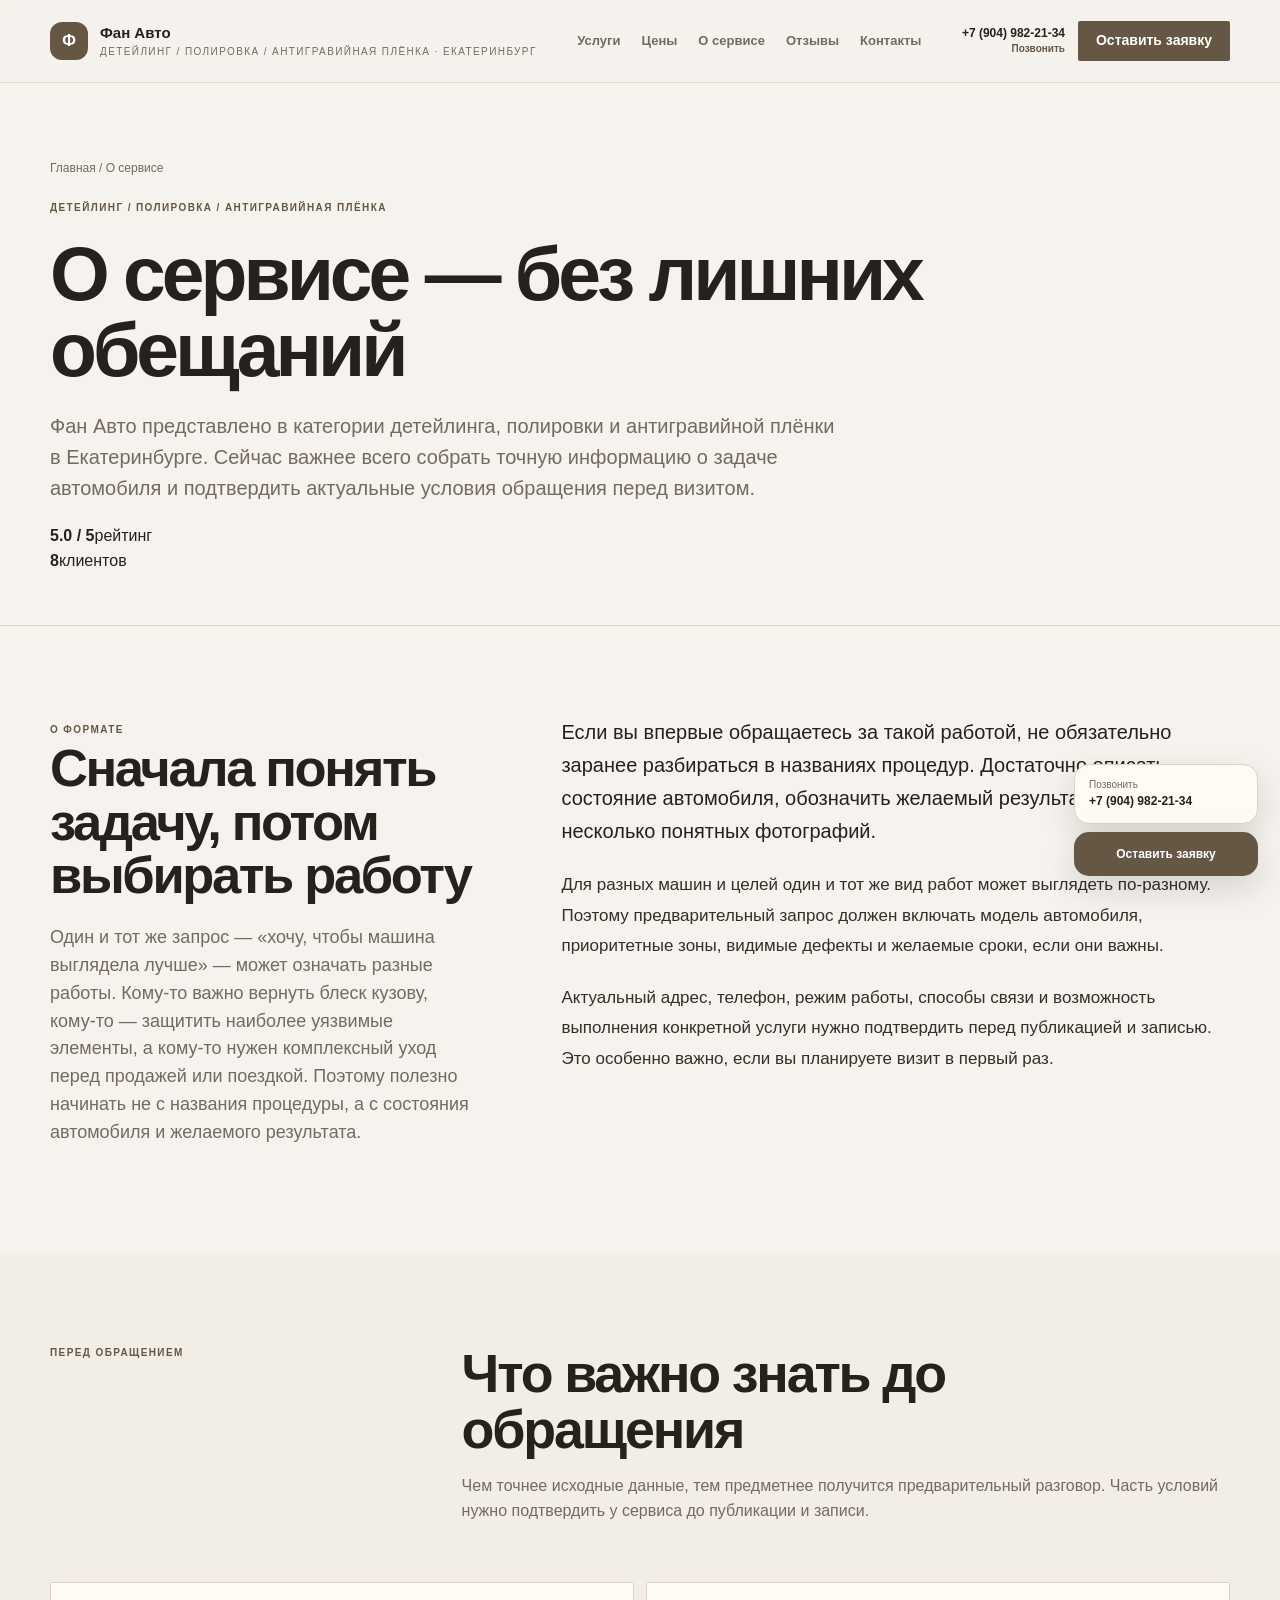
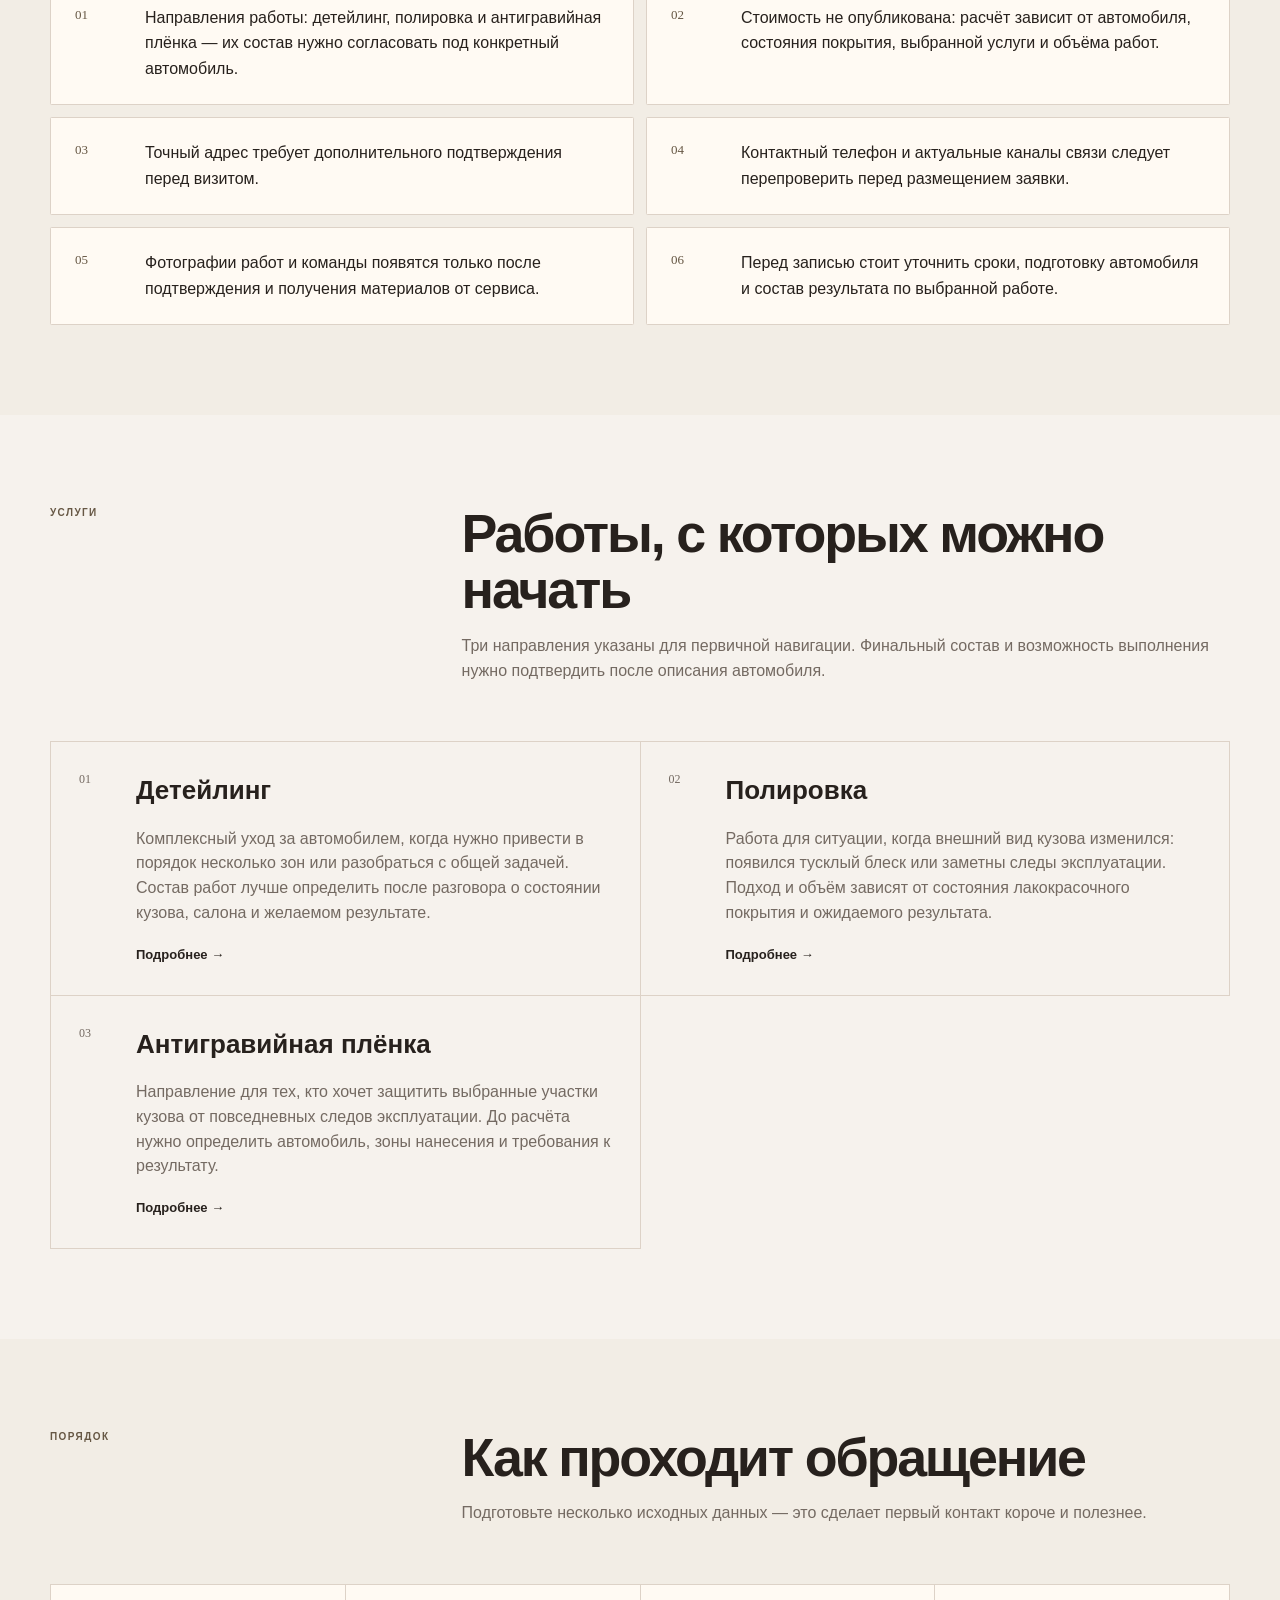
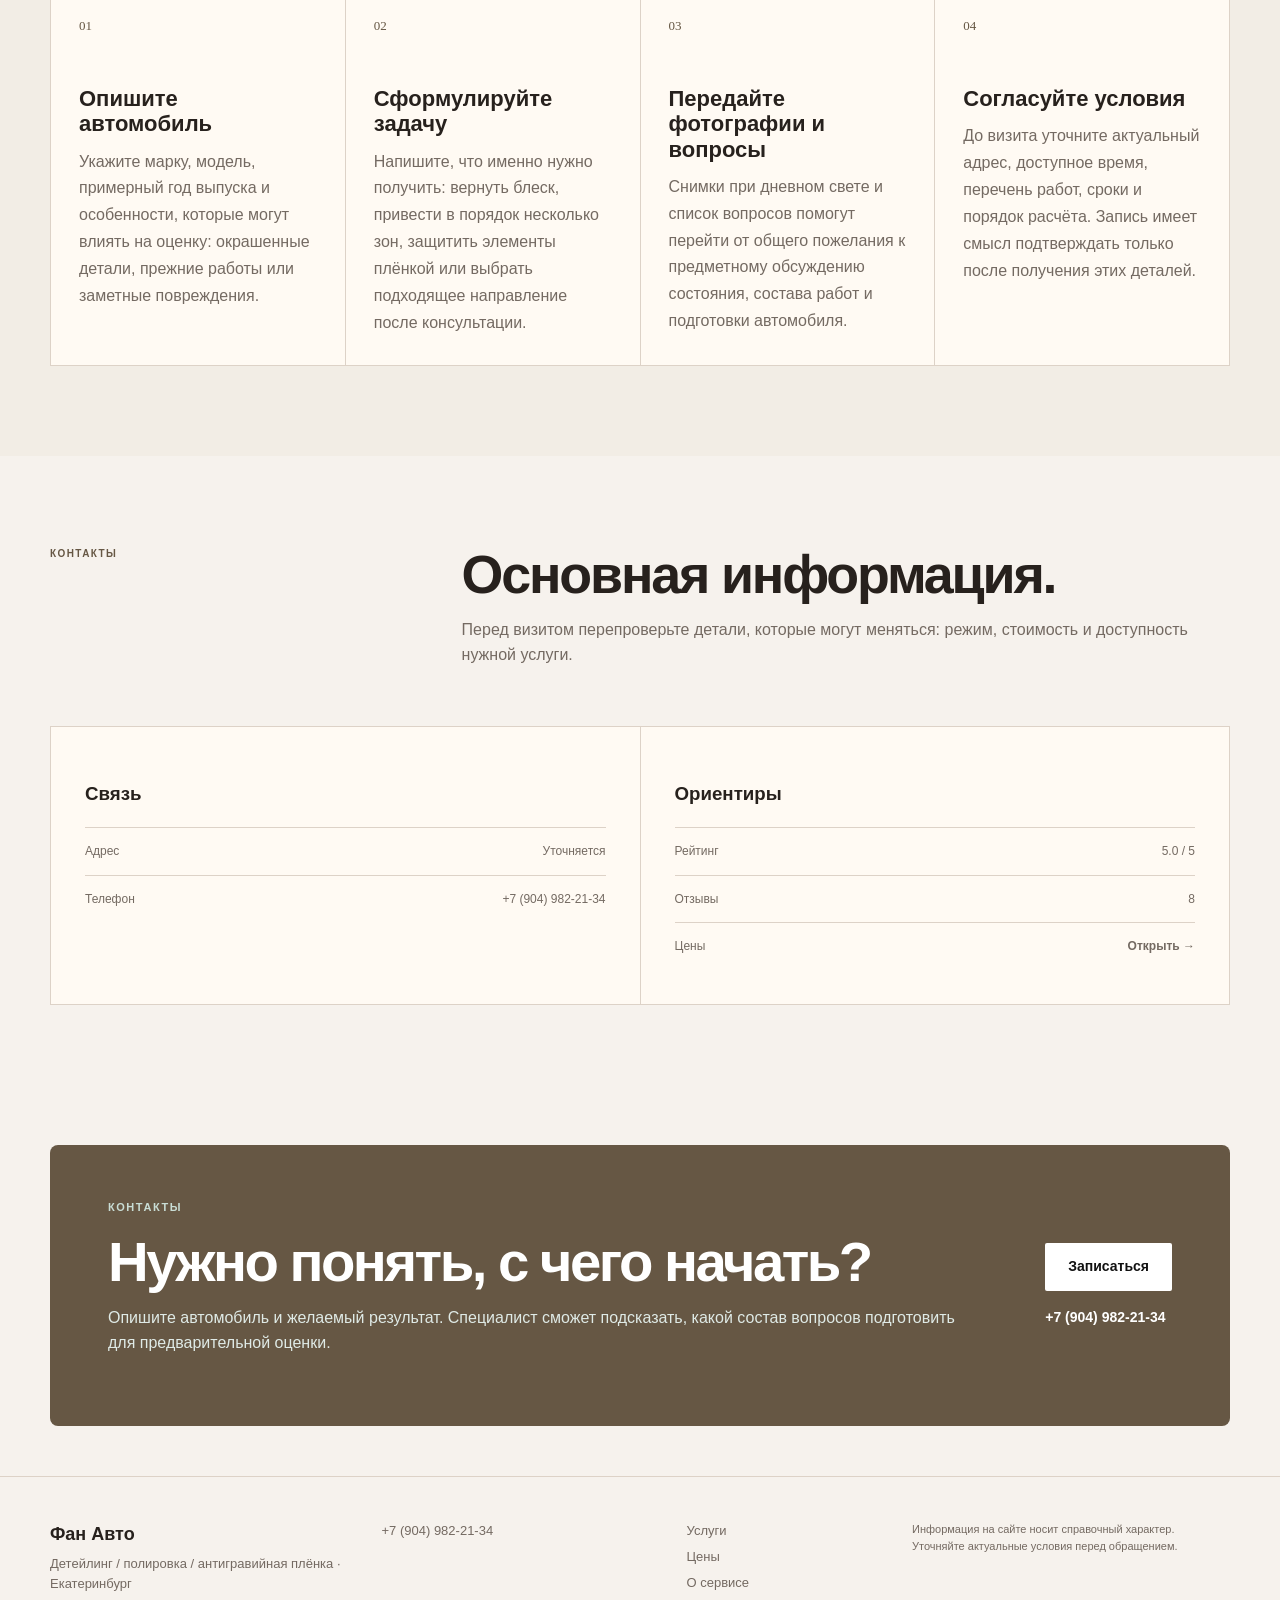
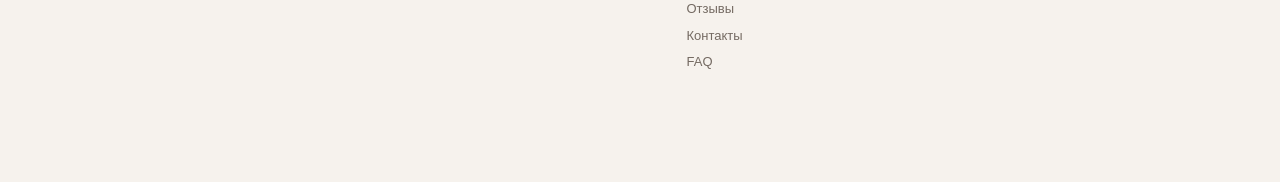
<file: about.html>
<!doctype html>
<html lang="ru">
<head>
  <meta charset="utf-8">
  <meta name="viewport" content="width=device-width,initial-scale=1,viewport-fit=cover">
  <title>О сервисе — Фан Авто</title>
  <meta name="description" content="Фан Авто — Детейлинг / полировка / антигравийная плёнка · Екатеринбург. Услуги, цены, отзывы и контакты.">
  <meta name="theme-color" content="#f4f2ed">
  <meta name="robots" content="index,follow">
  <link rel="canonical" href="about.html">
  <meta property="og:type" content="website">
  <meta property="og:title" content="О сервисе — Фан Авто">
  <meta property="og:description" content="Фан Авто — Детейлинг / полировка / антигравийная плёнка · Екатеринбург. Услуги, цены, отзывы и контакты.">
  <meta name="twitter:card" content="summary_large_image">
  <link rel="icon" href="favicon.svg" type="image/svg+xml">
  <link rel="manifest" href="site.webmanifest">
  <script>document.documentElement.classList.add('js')</script>
  <style>:root{
  --bg:#f4f2ed;--paper:#fff;--ink:#191918;--muted:#6f6d68;--line:#dcd8cf;--accent:#214f45;--accent-2:#dbe7e1;--dark:#18211f;--radius:22px;--max:1180px;--shadow:0 24px 70px rgba(22,27,25,.08);--serif:Georgia,'Times New Roman',serif;--sans:Inter,-apple-system,BlinkMacSystemFont,'Segoe UI',Arial,sans-serif
}
*{box-sizing:border-box}html{scroll-behavior:smooth;scroll-padding-top:104px}body{margin:0;background:var(--bg);color:var(--ink);font-family:var(--sans);font-size:16px;line-height:1.55;-webkit-font-smoothing:antialiased}img{max-width:100%;display:block}a{color:inherit}button,input,textarea{font:inherit}.wrap{width:min(calc(100% - 48px),var(--max));margin:auto}.site-header{position:sticky;top:0;z-index:90;background:color-mix(in srgb,var(--bg) 90%,transparent);backdrop-filter:blur(16px);border-bottom:1px solid color-mix(in srgb,var(--line) 82%,transparent)}.header-inner{min-height:82px;display:flex;align-items:center;justify-content:space-between;gap:24px}.brand{display:flex;align-items:center;gap:12px;text-decoration:none;min-width:210px}.brand-mark{width:38px;height:38px;border-radius:12px;display:grid;place-items:center;background:var(--accent);color:#fff;font-weight:800}.brand-copy{display:grid;line-height:1.12}.brand-copy b{font-size:15px}.brand-copy small{font-size:10px;text-transform:uppercase;letter-spacing:.14em;color:var(--muted);margin-top:4px}.nav{display:flex;align-items:center;gap:21px}.nav a{text-decoration:none;font-size:13px;font-weight:700;color:var(--muted);position:relative}.nav a:hover,.nav a[aria-current=page]{color:var(--ink)}.nav a[aria-current=page]:after{content:"";position:absolute;left:0;right:0;bottom:-11px;height:2px;background:var(--accent)}.header-actions{display:flex;align-items:center;gap:13px}.header-phone{text-decoration:none;font-size:13px;font-weight:700}.button{display:inline-flex;align-items:center;justify-content:center;min-height:48px;padding:0 22px;border:1px solid transparent;border-radius:999px;text-decoration:none;font-weight:750;font-size:14px;transition:transform .18s ease,background .18s ease,border-color .18s ease}.button:hover{transform:translateY(-1px)}.button.primary{background:var(--accent);color:#fff}.button.secondary{background:var(--ink);color:#fff}.button.ghost{border-color:var(--line);background:transparent}.button.light{background:#fff;color:#111}.button.compact{min-height:40px;padding:0 17px}.text-button{text-decoration:none;font-weight:800;font-size:14px;display:inline-flex;align-items:center;gap:7px}.text-button:hover{text-decoration:underline;text-underline-offset:4px}.light-text{color:#fff}.burger{display:none;width:42px;height:42px;border:1px solid var(--line);background:transparent;border-radius:50%;padding:12px;cursor:pointer}.burger span{display:block;height:1.5px;background:var(--ink);margin:5px 0}.overline{display:block;text-transform:uppercase;letter-spacing:.14em;font-size:11px;font-weight:850;color:var(--accent);margin-bottom:17px}.reveal{opacity:0;transform:translateY(16px);transition:opacity .55s ease,transform .65s cubic-bezier(.2,.7,.2,1)}.reveal.is-visible{opacity:1;transform:none}

/* Home */
.hero-v4{padding:42px 0 18px}.hero-shell{min-height:610px;display:grid;grid-template-columns:1.02fr .98fr;background:var(--paper);border:1px solid var(--line);border-radius:calc(var(--radius) + 8px);overflow:hidden;box-shadow:var(--shadow)}.hero-main{padding:76px 66px;display:flex;flex-direction:column;justify-content:center}.hero-main h1{font-size:clamp(50px,5.7vw,82px);line-height:.96;letter-spacing:-.055em;margin:0 0 28px;max-width:780px}.hero-lede{font-size:20px;line-height:1.5;color:var(--muted);max-width:650px;margin:0 0 30px}.hero-actions{display:flex;gap:12px;flex-wrap:wrap}.hero-note{font-size:12px;color:var(--muted);margin-top:24px;max-width:520px}.hero-visual{margin:0;position:relative;min-height:610px;background:var(--accent-2);overflow:hidden}.hero-visual img{width:100%;height:100%;object-fit:cover}.hero-visual figcaption{position:absolute;right:15px;bottom:15px;padding:7px 10px;background:rgba(255,255,255,.9);border-radius:999px;font-size:10px;font-weight:800}.hero-monogram{height:100%;display:grid;place-items:center;background:linear-gradient(145deg,var(--accent-2),#fff)}.hero-monogram span{font-family:var(--serif);font-size:190px;color:var(--accent);opacity:.45}.fact-strip{display:grid;grid-template-columns:repeat(4,1fr);margin-top:14px;border:1px solid var(--line);background:var(--paper);border-radius:var(--radius);overflow:hidden}.fact-strip>div{padding:18px 20px;border-right:1px solid var(--line);display:grid;gap:4px}.fact-strip>div:last-child{border-right:0}.fact-strip strong{font-size:13px}.fact-strip span{font-size:11px;color:var(--muted)}.urgent-band{padding:22px 0}.urgent-band-inner{border-top:1px solid var(--line);border-bottom:1px solid var(--line);display:flex;align-items:center;justify-content:space-between;gap:26px;padding:24px 0}.urgent-band-inner>div{display:grid;grid-template-columns:auto auto;column-gap:10px;align-items:center}.urgent-band-inner p{grid-column:2;margin:3px 0 0;color:var(--muted);font-size:14px}.signal{width:9px;height:9px;border-radius:50%;background:#c85d4d;box-shadow:0 0 0 6px rgba(200,93,77,.12)}.section-v4{padding:104px 0}.section-v4.tone{background:color-mix(in srgb,var(--accent-2) 42%,var(--bg))}.section-intro{display:grid;grid-template-columns:1.08fr .92fr;gap:80px;align-items:end;margin-bottom:46px}.section-intro h2,.closing-card h2,.faq-title h2,.contact-copy h2{font-size:clamp(40px,4.4vw,64px);line-height:1.02;letter-spacing:-.045em;margin:0}.section-intro p{margin:0;color:var(--muted);font-size:17px;max-width:540px}.service-index{border-top:1px solid var(--line)}.service-line{display:grid;grid-template-columns:64px 1fr 30px;gap:20px;align-items:center;padding:23px 8px;border-bottom:1px solid var(--line);text-decoration:none;transition:padding .18s ease,background .18s ease}.service-line:hover{padding-left:18px;background:color-mix(in srgb,var(--paper) 75%,transparent)}.service-line b{display:block;font-size:21px}.service-line small{display:block;color:var(--muted);font-size:13px;margin-top:4px}.service-no{font-family:var(--serif);font-size:14px;color:var(--muted)}.arrow{font-size:23px}.section-bottom{margin-top:28px;display:flex;justify-content:space-between;gap:18px;align-items:center}.fineprint{font-size:12px;color:var(--muted)}.price-board{background:var(--paper);border:1px solid var(--line);border-radius:var(--radius);overflow:hidden}.price-line{display:grid;grid-template-columns:1fr auto;gap:30px;align-items:center;padding:22px 26px;border-bottom:1px solid var(--line)}.price-line:last-child{border-bottom:0}.price-line span{font-size:16px}.price-line strong{font-size:20px}.price-message{display:grid;grid-template-columns:1fr 1fr;gap:40px;padding:44px;background:var(--paper);border-radius:var(--radius);border:1px solid var(--line)}.price-message h3{font-size:34px;margin:0}.price-message p{color:var(--muted);margin:0 0 20px}.doctor-feature{display:grid;grid-template-columns:.82fr 1.18fr;min-height:470px;background:var(--dark);color:#fff;border-radius:calc(var(--radius) + 8px);overflow:hidden}.doctor-photo{min-height:470px;background:color-mix(in srgb,var(--accent) 55%,#111);display:grid;place-items:center}.doctor-photo img{width:100%;height:100%;object-fit:cover}.doctor-photo>span{font-family:var(--serif);font-size:140px;opacity:.65}.doctor-copy{padding:58px;display:flex;flex-direction:column;justify-content:center}.doctor-copy .overline{color:#a8c8bc}.doctor-copy h3{font-size:clamp(38px,4vw,60px);line-height:1.04;letter-spacing:-.04em;margin:0 0 20px}.doctor-copy p{color:#cfd5d2;max-width:580px}.doctor-actions{display:flex;gap:20px;align-items:center;margin-top:20px}.doctor-actions .text-button{color:#fff}.doctor-feature.no-photo{grid-template-columns:1fr}.gallery-mosaic{display:grid;grid-template-columns:1.2fr .8fr .8fr;grid-template-rows:260px 260px;gap:12px}.gallery-item{margin:0;position:relative;overflow:hidden;border-radius:var(--radius);background:#ddd}.gallery-item.item-1{grid-row:1/3}.gallery-item.item-4,.gallery-item.item-5{display:none}.gallery-item img{width:100%;height:100%;object-fit:cover;transition:transform .45s ease}.gallery-item:hover img{transform:scale(1.02)}.gallery-item figcaption{position:absolute;bottom:12px;left:12px;background:rgba(255,255,255,.9);padding:7px 10px;border-radius:999px;font-size:10px;font-weight:800}.gallery-empty{padding:80px 40px;text-align:center;border:1px dashed var(--line);border-radius:var(--radius)}.gallery-empty b{font-size:38px}.gallery-empty p{color:var(--muted)}.review-layout{display:grid;grid-template-columns:.38fr .62fr;gap:70px;align-items:center}.review-score{display:flex;align-items:flex-end;gap:14px}.review-score strong{font-family:var(--serif);font-size:110px;line-height:.8;color:var(--accent)}.review-score span{font-size:13px;color:var(--muted)}.review-copy h2{font-size:clamp(40px,4vw,62px);line-height:1.02;letter-spacing:-.04em;margin:0 0 22px}.review-copy blockquote{font-size:23px;line-height:1.48;margin:0 0 28px;padding:0;border:0}.review-copy p{color:var(--muted)}.review-links{display:flex;gap:24px;flex-wrap:wrap}.faq-layout{display:grid;grid-template-columns:.38fr .62fr;gap:70px}.faq-title p{color:var(--muted)}.faq-list{border-top:1px solid var(--line)}.faq-list details{border-bottom:1px solid var(--line)}.faq-list summary{list-style:none;cursor:pointer;padding:23px 0;font-size:17px;font-weight:750;display:flex;justify-content:space-between;gap:20px}.faq-list summary::-webkit-details-marker{display:none}.faq-list summary span{font-size:22px;font-weight:400;transition:transform .2s}.faq-list details[open] summary span{transform:rotate(45deg)}.faq-list details p{color:var(--muted);margin:0;padding:0 42px 23px 0}.contact-v4{padding:40px 0 90px}.contact-shell{background:var(--dark);color:#fff;border-radius:calc(var(--radius) + 12px);padding:66px;display:grid;grid-template-columns:1fr 1fr;gap:80px}.contact-copy .overline{color:#a8c8bc}.contact-copy p{color:#cfd5d2;font-size:17px}.contact-actions{display:flex;gap:18px;align-items:center;margin-top:28px}.contact-data{border-top:1px solid rgba(255,255,255,.2)}.contact-data>div{padding:18px 0;border-bottom:1px solid rgba(255,255,255,.2);display:grid;grid-template-columns:90px 1fr;gap:20px}.contact-data span{color:#aab3af;font-size:12px}.contact-data b,.contact-data a{font-size:15px;text-decoration:none}.contact-data a:hover{text-decoration:underline}.closing-cta{padding:50px 0}.closing-card{background:var(--accent);color:#fff;padding:54px 58px;border-radius:calc(var(--radius) + 6px);display:grid;grid-template-columns:1fr auto;gap:60px;align-items:center}.closing-card .overline{color:#c9ddd5}.closing-card p{color:#dfeae6}.closing-actions{display:grid;gap:16px;justify-items:start}.site-footer{border-top:1px solid var(--line);padding:44px 0 110px}.footer-grid{display:grid;grid-template-columns:1.1fr 1fr .7fr 1.2fr;gap:40px;font-size:13px;color:var(--muted)}.footer-brand{font-size:18px;font-weight:850;color:var(--ink);text-decoration:none}.footer-grid p{margin:5px 0}.footer-grid a{text-decoration:none}.footer-links{display:grid;gap:6px}.legal{font-size:11px}.mobile-actions{display:none}

/* Inner pages */
.page-hero{padding:76px 0 52px;border-bottom:1px solid var(--line)}.page-hero h1{font-size:clamp(48px,6vw,82px);line-height:.98;letter-spacing:-.052em;margin:18px 0 24px;max-width:950px}.page-hero .lead{font-size:20px;color:var(--muted);max-width:760px}.breadcrumb{font-size:12px;color:var(--muted);margin-bottom:16px}.breadcrumb a{text-decoration:none}.eyebrow{display:inline-block;text-transform:uppercase;letter-spacing:.14em;font-size:10px;font-weight:850;color:var(--accent)}.section{padding:90px 0}.section.soft{background:color-mix(in srgb,var(--accent-2) 38%,var(--bg))}.section-head{display:grid;grid-template-columns:.32fr .68fr;gap:50px;margin-bottom:42px}.section-head h2{font-size:clamp(38px,4.2vw,60px);line-height:1.05;letter-spacing:-.04em;margin:0}.section-head p{color:var(--muted)}.kicker{font-size:10px;text-transform:uppercase;letter-spacing:.14em;font-weight:850;color:var(--accent)}.grid{display:grid;gap:1px;background:var(--line);border:1px solid var(--line)}.grid-3{grid-template-columns:repeat(3,1fr)}.service-grid{grid-template-columns:repeat(2,1fr)}.card{background:var(--paper);padding:32px}.card h2,.card h3{margin:13px 0 12px;font-size:28px;line-height:1.1}.card p{color:var(--muted)}.card a,.card-link{text-decoration:none;font-weight:800}.linked-card{text-decoration:none}.num{font-family:var(--serif);font-size:12px;color:var(--muted)}.price-list{border-top:1px solid var(--line)}.price-row{display:grid;grid-template-columns:1fr .65fr auto;gap:20px;padding:20px 0;border-bottom:1px solid var(--line);align-items:center}.price-row span{color:var(--muted);font-size:12px}.price-row strong{font-size:20px}.fineprint{margin-top:16px}.price-empty{display:grid;grid-template-columns:1fr 1fr;gap:50px;padding:40px;border:1px solid var(--line);background:var(--paper);border-radius:var(--radius)}.price-empty h3{font-size:36px;margin:14px 0}.price-empty p{color:var(--muted)}.inline-strong{font-weight:850;text-decoration:none}.urgent-grid{display:grid;grid-template-columns:repeat(2,1fr);border-top:1px solid var(--line);border-left:1px solid var(--line)}.urgent{min-height:230px;padding:28px;border-right:1px solid var(--line);border-bottom:1px solid var(--line);display:grid;grid-template-columns:42px 1fr;gap:15px}.urgent h3{font-size:26px;margin:0 0 10px}.urgent p{color:var(--muted)}.urgent .link{text-decoration:none;font-weight:800;font-size:13px}.doctor{display:grid;grid-template-columns:1fr 1fr;background:var(--dark);color:#fff;border-radius:var(--radius);overflow:hidden}.doctor-card{padding:52px}.doctor-card h3{font-size:44px;line-height:1.05}.doctor-card p{color:#cfd5d2}.doctor-card .call{display:inline-flex;margin-top:15px;background:#fff;color:#111;text-decoration:none;padding:12px 18px;border-radius:999px;font-weight:800}.doctor-proof{min-height:360px;display:grid;place-items:center;background:#26332f}.doctor-proof img{width:100%;height:100%;object-fit:cover}.doctor-letter{font-family:var(--serif);font-size:120px}.text-proof{padding:50px;place-items:start;align-content:center}.text-proof strong{font-size:40px}.split{display:grid;grid-template-columns:1fr 1fr;gap:1px;background:var(--line);border:1px solid var(--line)}.split>div{background:var(--paper);padding:34px}.plain{list-style:none;margin:18px 0 0;padding:0}.plain li{display:flex;justify-content:space-between;gap:15px;border-top:1px solid var(--line);padding:14px 0}.plain a{text-decoration:none;font-weight:700}.plain span{color:var(--muted);font-size:12px}.gallery-strip{display:grid;grid-template-columns:1.25fr .75fr .75fr;gap:10px;min-height:410px}.shot{margin:0;position:relative;overflow:hidden;background:#ddd;min-height:220px}.shot-main{grid-row:span 2}.shot img{width:100%;height:100%;object-fit:cover}.shot figcaption{position:absolute;left:10px;bottom:10px;background:#fff;padding:6px 9px;font-size:10px}.gallery-placeholder{padding:80px;border:1px dashed var(--line);grid-column:1/-1}.section-link-row{display:flex;justify-content:space-between;gap:20px;margin-top:20px}.section-link-row a{text-decoration:none;font-weight:800}.reviews{display:grid;grid-template-columns:.65fr 1.35fr;gap:1px;background:var(--line);border:1px solid var(--line)}.review-main,.review-side{background:var(--paper);padding:40px}.rating{font-family:var(--serif);font-size:80px;color:var(--accent)}.review-main blockquote{font-size:20px;margin:24px 0}.review-main a,.review-side a{font-weight:800;text-decoration:none}.review-side p{padding:15px 0;border-bottom:1px solid var(--line)}.faq{max-width:850px;margin-left:auto}.faq details{border-top:1px solid var(--line)}.faq details:last-child{border-bottom:1px solid var(--line)}.faq summary{cursor:pointer;padding:18px 0;font-weight:800}.faq p{color:var(--muted);padding-bottom:17px}.contact{padding:76px 0}.contact-grid{display:grid;grid-template-columns:.85fr 1.15fr;gap:60px}.contact-box{padding:17px 0;border-top:1px solid var(--line);display:grid;grid-template-columns:110px 1fr;gap:15px}.contact-box span{font-size:11px;color:var(--muted)}.contact-box a,.contact-box strong{font-size:18px;text-decoration:none}.map-card{border:1px solid var(--line);background:var(--paper)}.map-abstract{min-height:330px;background:linear-gradient(135deg,var(--accent-2),#fff);display:grid;place-content:center;text-align:center;padding:30px}.map-abstract span{font-size:13px;text-transform:uppercase;letter-spacing:.12em}.map-abstract b{font-size:28px;margin-top:8px}.map-caption{padding:17px;display:flex;justify-content:space-between;gap:15px}.map-caption span{display:block;color:var(--muted);font-size:11px}.map-actions{display:flex;gap:12px}.map-actions a{text-decoration:none;font-weight:800;font-size:12px}.request-panel{display:grid;grid-template-columns:.8fr 1.2fr;gap:55px}.wa-form{display:grid;gap:14px}.wa-form label{display:grid;gap:6px;font-size:12px;font-weight:800}.wa-form input,.wa-form textarea{padding:14px 15px;border:1px solid var(--line);background:var(--paper);border-radius:12px}.wa-form .btn,.btn{display:inline-flex;justify-content:center;align-items:center;text-decoration:none;border:0;background:var(--accent);color:#fff;padding:13px 19px;border-radius:999px;font-weight:800;cursor:pointer}.btn.alt{background:transparent;color:var(--ink);border:1px solid var(--line)}.actions{display:flex;gap:12px;flex-wrap:wrap}.doctor-detail-grid{display:grid;grid-template-columns:1fr .5fr;gap:60px;align-items:end}.doctor-detail-photo{min-height:330px;background:var(--accent-2);display:grid;place-items:center;overflow:hidden;border-radius:var(--radius)}.doctor-detail-photo img{width:100%;height:100%;object-fit:cover}.doctor-detail-photo span{font-family:var(--serif);font-size:110px}.detail-layout{display:grid;grid-template-columns:1.25fr .75fr;gap:60px}.detail-copy h2{font-size:42px}.detail-copy p{color:var(--muted)}.detail-aside{padding:32px;border:1px solid var(--line);background:var(--paper);align-self:start}.detail-aside h3{font-size:29px}.check-list{padding-left:18px}.check-list li{margin:10px 0}.full-gallery{display:grid;grid-template-columns:repeat(3,1fr);gap:10px}.full-gallery figure{margin:0;min-height:270px;position:relative;overflow:hidden}.full-gallery figure:first-child{grid-column:span 2;grid-row:span 2}.full-gallery img{width:100%;height:100%;object-fit:cover;cursor:zoom-in}.full-gallery figcaption{position:absolute;left:10px;bottom:10px;background:#fff;padding:6px 9px;font-size:10px}.reputation-bar{display:flex;gap:1px;background:var(--line);border:1px solid var(--line)}.reputation-bar>div{background:var(--paper);padding:24px;flex:1}.reputation-bar b{display:block;font-size:29px}.reputation-bar span{color:var(--muted);font-size:11px}.source-note{font-size:11px;color:var(--muted)}

/* Four distinct families */
body[data-family="editorial"]{--bg:#f2efe9;--paper:#fbfaf7;--accent:#254f44;--accent-2:#dfe8e2;--dark:#17221e;--radius:4px}body[data-family="editorial"] .hero-main h1,body[data-family="editorial"] .section-intro h2,body[data-family="editorial"] .page-hero h1{font-family:var(--serif);font-weight:500;letter-spacing:-.045em}body[data-family="editorial"] .hero-shell{box-shadow:none}body[data-family="editorial"] .brand-mark{border-radius:2px}body[data-family="editorial"] .button{border-radius:2px}
body[data-family="gallery"]{--bg:#f7f4f0;--paper:#fffdfa;--accent:#8a493e;--accent-2:#efe0da;--dark:#261d1b;--radius:28px}body[data-family="gallery"] .hero-shell{position:relative;display:block;min-height:690px;background:var(--dark)}body[data-family="gallery"] .hero-visual{position:absolute;inset:0;min-height:690px}body[data-family="gallery"] .hero-visual:after{content:"";position:absolute;inset:0;background:linear-gradient(90deg,rgba(18,13,12,.74) 0%,rgba(18,13,12,.22) 64%,rgba(18,13,12,.06) 100%)}body[data-family="gallery"] .hero-main{position:relative;z-index:2;color:#fff;min-height:690px;width:min(680px,70%);padding:76px}body[data-family="gallery"] .hero-lede,body[data-family="gallery"] .hero-note{color:#e3ddda}body[data-family="gallery"] .hero-main .overline{color:#f2c9be}body[data-family="gallery"] .button.ghost{border-color:rgba(255,255,255,.5);color:#fff}body[data-family="gallery"] .hero-monogram{background:linear-gradient(135deg,#815649,#34201c)}body[data-family="gallery"] .hero-monogram span{color:#fff}
body[data-family="precision"]{--bg:#f2f5f7;--paper:#fff;--ink:#10202b;--muted:#65717a;--line:#ced8df;--accent:#145b7a;--accent-2:#dbeaf1;--dark:#102c3a;--radius:12px}body[data-family="precision"] .hero-shell{box-shadow:none;border-radius:0;border-left:6px solid var(--accent)}body[data-family="precision"] .hero-main{padding:70px}body[data-family="precision"] .hero-main h1{font-weight:720}body[data-family="precision"] .fact-strip{border-radius:0}body[data-family="precision"] .service-line{grid-template-columns:80px 1fr 30px}body[data-family="precision"] .button{border-radius:8px}body[data-family="precision"] .brand-mark{border-radius:8px}
body[data-family="warm"]{--bg:#f5f1e8;--paper:#fffdf8;--ink:#302921;--muted:#786f64;--line:#dfd5c7;--accent:#7d5b35;--accent-2:#eadfcd;--dark:#3d3328;--radius:30px}body[data-family="warm"] .hero-shell{grid-template-columns:.92fr 1.08fr}body[data-family="warm"] .hero-visual{order:-1}body[data-family="warm"] .hero-main h1,body[data-family="warm"] .section-intro h2,body[data-family="warm"] .page-hero h1{font-family:var(--serif);font-weight:500}body[data-family="warm"] .hero-main{padding:64px}body[data-family="warm"] .brand-mark{background:#7d5b35}body[data-family="warm"] .button.primary{background:#7d5b35}

.lightbox{position:fixed;z-index:130;inset:0;background:rgba(10,12,12,.92);display:grid;place-items:center;padding:28px;opacity:0;pointer-events:none;transition:opacity .2s}.lightbox.open{opacity:1;pointer-events:auto}.lightbox img{max-width:94vw;max-height:88vh}.lightbox button{position:absolute;right:22px;top:18px;width:46px;height:46px;border:0;border-radius:50%;background:#fff;color:#111;font-size:25px;cursor:pointer}

@media(max-width:1040px){.header-phone{display:none}.nav{gap:14px}.hero-main{padding:56px 42px}.hero-shell{min-height:540px}.hero-visual{min-height:540px}.fact-strip{grid-template-columns:repeat(2,1fr)}.fact-strip>div:nth-child(2){border-right:0}.fact-strip>div:nth-child(-n+2){border-bottom:1px solid var(--line)}.section-intro,.review-layout,.faq-layout,.contact-shell,.closing-card,.section-head,.request-panel,.detail-layout{grid-template-columns:1fr;gap:28px}.gallery-mosaic{grid-template-columns:1fr 1fr;grid-template-rows:330px 230px}.gallery-item.item-1{grid-column:1/-1;grid-row:auto}.doctor-feature{grid-template-columns:.8fr 1.2fr}.footer-grid{grid-template-columns:1fr 1fr}.grid-3{grid-template-columns:repeat(2,1fr)}body[data-family="gallery"] .hero-main{width:75%;padding:58px}body[data-family="warm"] .hero-shell{grid-template-columns:1fr 1fr}}
@media(max-width:820px){.nav{display:none;position:absolute;top:81px;left:0;right:0;background:var(--paper);padding:18px 24px 24px;flex-direction:column;align-items:stretch;border-bottom:1px solid var(--line)}.nav.open{display:flex}.nav a{font-size:16px;padding:7px 0}.nav a[aria-current=page]:after{display:none}.burger{display:block}.header-actions .button{display:none}.hero-shell,body[data-family="warm"] .hero-shell{grid-template-columns:1fr}.hero-main{padding:48px 36px;order:1}.hero-visual,body[data-family="gallery"] .hero-visual{min-height:380px;position:relative;inset:auto;order:0}body[data-family="gallery"] .hero-shell{min-height:0;background:var(--paper)}body[data-family="gallery"] .hero-visual:after{background:linear-gradient(0deg,rgba(18,13,12,.25),transparent)}body[data-family="gallery"] .hero-main{min-height:auto;width:auto;padding:48px 36px;color:var(--ink)}body[data-family="gallery"] .hero-lede,body[data-family="gallery"] .hero-note{color:var(--muted)}body[data-family="gallery"] .hero-main .overline{color:var(--accent)}body[data-family="gallery"] .button.ghost{border-color:var(--line);color:var(--ink)}.urgent-band-inner{align-items:flex-start;flex-direction:column}.service-line{grid-template-columns:46px 1fr 24px}.doctor-feature{grid-template-columns:1fr}.doctor-photo{min-height:340px}.gallery-mosaic{grid-template-columns:1fr 1fr;grid-template-rows:260px 210px}.gallery-item.item-1{grid-column:1/-1}.contact-shell{padding:46px 36px}.closing-card{padding:44px 36px}.mobile-actions{display:grid;grid-template-columns:repeat(3,1fr);position:fixed;left:0;right:0;bottom:0;z-index:100;background:#fff;border-top:1px solid var(--line);padding-bottom:env(safe-area-inset-bottom)}.mobile-actions a{text-decoration:none;text-align:center;padding:13px 6px;font-size:12px;font-weight:800}.mobile-actions .accent{background:var(--accent);color:#fff}.site-footer{padding-bottom:120px}.doctor-detail-grid{grid-template-columns:1fr}.doctor-detail-photo{min-height:300px}.contact-grid{grid-template-columns:1fr}.gallery-strip{grid-template-columns:1fr 1fr}.shot-main{grid-column:1/-1;grid-row:auto}.urgent-grid{grid-template-columns:1fr}.service-grid{grid-template-columns:1fr}.price-empty{grid-template-columns:1fr}.reviews{grid-template-columns:1fr}.full-gallery{grid-template-columns:1fr 1fr}}
@media(max-width:600px){.wrap{width:min(calc(100% - 28px),var(--max))}.header-inner{min-height:70px}.nav{top:70px}.brand-copy small{display:none}.brand{min-width:0}.brand-mark{width:34px;height:34px}.hero-v4{padding-top:18px}.hero-main{padding:38px 24px}.hero-main h1{font-size:45px}.hero-lede{font-size:17px}.hero-actions{display:grid}.hero-actions .button{width:100%}.hero-visual{min-height:300px!important}.fact-strip{grid-template-columns:1fr}.fact-strip>div{border-right:0!important;border-bottom:1px solid var(--line)!important}.fact-strip>div:last-child{border-bottom:0!important}.section-v4{padding:72px 0}.section-intro{margin-bottom:30px}.section-intro h2,.faq-title h2,.contact-copy h2,.closing-card h2{font-size:39px}.service-line{padding:18px 0}.service-line small{display:none}.price-line{padding:18px}.price-line strong{font-size:17px}.price-message{grid-template-columns:1fr;padding:28px}.doctor-copy{padding:32px 26px}.doctor-copy h3{font-size:39px}.doctor-actions{align-items:flex-start;flex-direction:column}.gallery-mosaic{display:grid;grid-template-columns:1fr;grid-template-rows:auto}.gallery-item{min-height:260px}.gallery-item.item-1{grid-column:auto}.gallery-item.item-3{display:none}.review-score strong{font-size:82px}.review-copy blockquote{font-size:19px}.faq-layout{gap:34px}.contact-shell{padding:38px 25px}.contact-data>div{grid-template-columns:1fr;gap:4px}.contact-actions{align-items:flex-start;flex-direction:column}.footer-grid{grid-template-columns:1fr}.closing-card{padding:36px 25px}.page-hero{padding:54px 0 38px}.page-hero h1{font-size:44px}.page-hero .lead{font-size:17px}.section{padding:65px 0}.section-head h2{font-size:38px}.grid-3{grid-template-columns:1fr}.price-row{grid-template-columns:1fr auto}.price-row span{display:none}.urgent{min-height:190px}.doctor{grid-template-columns:1fr}.doctor-card{padding:30px}.doctor-proof{min-height:280px}.split{grid-template-columns:1fr}.gallery-strip{grid-template-columns:1fr}.shot-main{grid-column:auto}.section-link-row{display:grid}.request-panel{gap:24px}.full-gallery{grid-template-columns:1fr}.full-gallery figure:first-child{grid-column:auto;grid-row:auto}.map-caption{display:block}.map-actions{margin-top:12px}.doctor-detail-photo{min-height:260px}.detail-copy h2{font-size:34px}}
@media(prefers-reduced-motion:reduce){*{scroll-behavior:auto!important;animation:none!important;transition:none!important}.reveal{opacity:1!important;transform:none!important}}
/* Inner-page refinements */
.doctor-grid{grid-template-columns:repeat(2,1fr)}.doctor-grid .doctor-card{padding:0;display:grid;grid-template-columns:180px 1fr;min-height:220px}.doctor-grid .doctor-photo{min-height:220px;background:var(--accent-2);display:grid;place-items:center;text-decoration:none;overflow:hidden}.doctor-grid .doctor-photo img{width:100%;height:100%;object-fit:cover}.doctor-grid .doctor-photo span{font-family:var(--serif);font-size:72px;color:var(--accent)}.doctor-grid .doctor-copy{padding:28px;color:var(--ink);display:block}.doctor-grid .doctor-copy h2{font-size:26px;margin:0 0 8px;line-height:1.1}.doctor-grid .doctor-copy p{color:var(--muted);margin:0 0 20px}.empty-state{padding:70px 36px;border:1px dashed var(--line);background:var(--paper);text-align:center;grid-column:1/-1}.empty-state h2{font-size:34px;max-width:720px;margin:auto}.visual-disclaimer{font-size:11px;color:var(--muted);margin-top:18px}.text-link{font-weight:800;text-decoration:none}.subtle-link{display:block;margin-top:14px;font-size:12px;color:#d3d9d6}.service-detail-hero .actions{margin-top:28px}
@media(max-width:820px){.doctor-grid{grid-template-columns:1fr}.doctor-grid .doctor-card{grid-template-columns:150px 1fr}}
@media(max-width:600px){.doctor-grid .doctor-card{grid-template-columns:1fr}.doctor-grid .doctor-photo{min-height:280px}.doctor-grid .doctor-copy{padding:24px}}
/* Graceful fallback if a remote photo is temporarily unavailable. */
.hero-visual.image-failed,.gallery-item.image-failed,.shot.image-failed,.doctor-photo.image-failed,.doctor-detail-photo.image-failed,.full-gallery figure.image-failed{background:linear-gradient(145deg,var(--accent-2),color-mix(in srgb,var(--paper) 80%,var(--accent-2)));position:relative}.hero-visual.image-failed:after{content:"";position:absolute;inset:16%;border:1px solid color-mix(in srgb,var(--accent) 25%,transparent);border-radius:50%;opacity:.45}.gallery-item.image-failed:after,.shot.image-failed:after,.full-gallery figure.image-failed:after{content:"Фото компании";position:absolute;left:18px;bottom:16px;font-size:11px;font-weight:800;color:var(--muted)}

/* ===== Universal V7: content-rich layouts ===== */
.section-v7{padding:88px 0}.tone-soft{background:color-mix(in srgb,var(--paper) 72%,var(--accent-2))}.section-intro.compact{margin-bottom:34px}.rich-intro{display:grid;grid-template-columns:.78fr 1.22fr;gap:84px;align-items:start}.rich-intro h2{font-size:clamp(38px,4.1vw,60px);line-height:1.02;letter-spacing:-.045em;margin:0 0 22px}.rich-intro-lead{font-size:18px;color:var(--muted);max-width:500px}.prose-stack{max-width:760px}.prose-stack p{font-size:17px;line-height:1.78;margin:0 0 22px;color:color-mix(in srgb,var(--ink) 82%,var(--muted))}.prose-stack p:first-child{font-size:20px;line-height:1.65;color:var(--ink)}
.scenario-grid{display:grid;grid-template-columns:repeat(3,1fr);gap:14px}.scenario-card{background:var(--paper);border:1px solid var(--line);border-radius:var(--radius);padding:30px;min-height:270px;display:flex;flex-direction:column}.scenario-no{font-family:var(--serif);font-size:13px;color:var(--accent);margin-bottom:auto}.scenario-card h3{font-size:25px;line-height:1.12;margin:34px 0 13px}.scenario-card p{color:var(--muted);margin:0 0 18px;line-height:1.68}.scenario-card small{font-size:11px;color:var(--muted);margin-top:auto}.process-section{border-top:1px solid var(--line);border-bottom:1px solid var(--line)}.process-grid{display:grid;grid-template-columns:repeat(4,1fr);border-top:1px solid var(--line);border-left:1px solid var(--line)}.process-step{min-height:250px;padding:28px;border-right:1px solid var(--line);border-bottom:1px solid var(--line);background:var(--paper)}.process-step>span{font-family:var(--serif);font-size:13px;color:var(--accent)}.process-step h3{font-size:22px;margin:48px 0 12px;line-height:1.15}.process-step p{color:var(--muted);margin:0;line-height:1.68}.decision-section{background:var(--dark);color:#fff}.decision-layout{display:grid;grid-template-columns:.72fr 1.28fr;gap:80px;align-items:start}.decision-layout h2{font-size:clamp(38px,4vw,58px);line-height:1.04;letter-spacing:-.04em;margin:0 0 20px}.decision-layout>div>p{color:#cdd2cf;max-width:520px}.decision-layout .overline,.decision-layout .eyebrow{color:#a8c8bc}.decision-list{list-style:none;margin:0;padding:0;border-top:1px solid rgba(255,255,255,.18)}.decision-list li{display:grid;grid-template-columns:52px 1fr;gap:16px;padding:19px 0;border-bottom:1px solid rgba(255,255,255,.18);align-items:start}.decision-list li>span{font-family:var(--serif);color:#a8c8bc;font-size:13px;padding-top:4px}.decision-list li>p{margin:0;font-size:17px;line-height:1.55}.section.soft .decision-layout{color:var(--ink)}.section.soft .decision-layout>div>p{color:var(--muted)}.section.soft .decision-layout .eyebrow{color:var(--accent)}.section.soft .decision-list{border-color:var(--line)}.section.soft .decision-list li{border-color:var(--line)}.section.soft .decision-list li>span{color:var(--accent)}.trust-point-grid{display:grid;grid-template-columns:repeat(2,1fr);gap:12px}.trust-point{display:grid;grid-template-columns:54px 1fr;gap:16px;padding:22px 24px;background:var(--paper);border:1px solid var(--line);border-radius:calc(var(--radius) * .7)}.trust-point span{font-family:var(--serif);color:var(--accent);font-size:13px}.trust-point p{margin:0;line-height:1.62}.mini-points{list-style:none;margin:18px 0 24px;padding:0;display:grid;gap:8px}.mini-points li{font-size:13px;color:var(--muted);padding-left:17px;position:relative}.mini-points li:before{content:"";position:absolute;left:0;top:.65em;width:6px;height:6px;border-radius:50%;background:var(--accent)}.question-list{margin:18px 0 26px;padding-left:18px}.question-list li{margin:0 0 12px;line-height:1.5;color:var(--muted)}.detail-copy>p{font-size:17px;line-height:1.78}.service-card p{line-height:1.65}.page-hero .lead{max-width:800px}.price-empty p{line-height:1.7}.reviews .review-side p{line-height:1.75}.faq-list details p{line-height:1.72}.contact-box strong,.contact-box a{line-height:1.45}

@media(max-width:1040px){.rich-intro,.decision-layout{grid-template-columns:1fr;gap:34px}.scenario-grid{grid-template-columns:1fr 1fr}.process-grid{grid-template-columns:1fr 1fr}.trust-point-grid{grid-template-columns:1fr}}
@media(max-width:700px){.section-v7{padding:68px 0}.scenario-grid,.process-grid{grid-template-columns:1fr}.scenario-card{min-height:220px}.process-step{min-height:210px}.process-step h3{margin-top:32px}.rich-intro h2,.decision-layout h2{font-size:38px}.prose-stack p,.detail-copy>p{font-size:16px}.decision-list li{grid-template-columns:42px 1fr}.trust-point{grid-template-columns:42px 1fr}.service-line small{display:block;font-size:12px;line-height:1.45;margin-top:6px}.service-line{align-items:start}.section-v4{padding:72px 0}}

/* Progressive enhancement: content is visible without JavaScript. Animation is enabled only when JS marks the document. */
.reveal{opacity:1;transform:none}.js .reveal{opacity:0;transform:translateY(16px)}.js .reveal.is-visible{opacity:1;transform:none}
@media(max-width:600px){.page-hero h1,.hero-main h1,.section-intro h2,.rich-intro h2,.decision-layout h2{overflow-wrap:anywhere;hyphens:auto}}

/* ===== Sale Ready V8 conversion polish ===== */
.conversion-band{padding:26px 0;background:var(--dark);color:#fff}.conversion-shell{display:flex;align-items:center;justify-content:space-between;gap:48px;padding:34px 0}.conversion-shell h2{font-size:clamp(30px,3.6vw,48px);line-height:1.05;letter-spacing:-.035em;margin:0 0 10px}.conversion-shell p{margin:0;color:#cfd5d2;max-width:700px}.conversion-shell .overline{color:#a8c8bc;margin-bottom:10px}.conversion-actions{display:flex;align-items:center;gap:22px;flex-shrink:0}.form-note{font-size:11px!important;line-height:1.45!important;color:var(--muted)!important;margin:4px 0 0!important}.page-hero .actions{display:flex;gap:12px;flex-wrap:wrap;margin-top:26px}
@media(max-width:760px){.conversion-shell{align-items:flex-start;flex-direction:column;gap:22px}.conversion-actions{width:100%;flex-direction:column;align-items:flex-start}.conversion-actions .button{width:100%}}

/* ===== Commercial V12: niche-aware interaction and less template-like composition ===== */
.section-v9{padding:96px 0;background:var(--paper)}
.intent-layout{display:grid;grid-template-columns:.72fr 1.28fr;gap:72px;align-items:start}
.intent-copy{position:sticky;top:112px}
.intent-copy h2{font-size:clamp(38px,4.5vw,64px);line-height:1.02;letter-spacing:-.045em;margin:0 0 20px;max-width:650px}
.intent-copy p{font-size:18px;line-height:1.65;color:var(--muted);max-width:520px}
.intent-copy small{display:block;margin-top:26px;font-size:12px;font-weight:800;letter-spacing:.05em;text-transform:uppercase;color:var(--accent)}
.intent-picker{display:grid;grid-template-columns:1fr .78fr;gap:14px;align-items:stretch}
.intent-options{display:grid;border-top:1px solid var(--line)}
.intent-option{appearance:none;background:transparent;border:0;border-bottom:1px solid var(--line);padding:20px 4px;text-align:left;color:var(--ink);cursor:pointer;display:grid;gap:7px;font:inherit;transition:padding .2s ease,color .2s ease}
.intent-option:hover,.intent-option:focus-visible,.intent-option.active{padding-left:16px;color:var(--accent);outline:none}
.intent-option b{font-size:20px;line-height:1.2}
.intent-option span{font-size:13px;line-height:1.55;color:var(--muted)}
.intent-result{border-radius:var(--radius);background:var(--dark);color:#fff;padding:30px;display:flex;flex-direction:column;min-height:100%}
.intent-result .overline{color:#a8c8bc}
.intent-result>p{font-size:18px;line-height:1.62;margin:28px 0 auto}
.intent-actions{display:grid;gap:10px;margin-top:34px}
.intent-result .button.ghost{border-color:rgba(255,255,255,.35);color:#fff;background:transparent}
.intent-toast{margin-top:10px;font-size:12px;color:#a8c8bc}
body[data-family="precision"] .intent-result{border-radius:4px}
body[data-family="editorial"] .intent-options{counter-reset:intent}
body[data-family="gallery"] .intent-layout{grid-template-columns:.9fr 1.1fr}
body[data-family="warm"] .intent-result{background:color-mix(in srgb,var(--dark) 88%,#6f5039)}
@media(max-width:980px){.intent-layout{grid-template-columns:1fr;gap:36px}.intent-copy{position:static}.intent-picker{grid-template-columns:1fr 1fr}}
@media(max-width:700px){.section-v9{padding:70px 0}.intent-picker{grid-template-columns:1fr}.intent-copy h2{font-size:38px}.intent-result{min-height:280px}.intent-option{padding:18px 2px}.intent-option:hover,.intent-option:focus-visible,.intent-option.active{padding-left:10px}}

/* ===== Commercial V12: eight genuinely different art directions ===== */
body[data-family="atelier"]{--bg:#f6f2ed;--paper:#fffaf3;--ink:#27211d;--muted:#746a62;--line:#ddd2c7;--accent:#8b553e;--accent-2:#efe1d6;--dark:#2d211b;--radius:2px}
body[data-family="atelier"] .hero-shell{grid-template-columns:1.15fr .85fr;background:transparent;box-shadow:none;border-top:1px solid var(--line);border-bottom:1px solid var(--line)}
body[data-family="atelier"] .hero-main h1,body[data-family="atelier"] .section-intro h2{font-family:var(--serif);font-weight:500}
body[data-family="atelier"] .button,body[data-family="atelier"] .scenario-card{border-radius:2px}
body[data-family="industrial"]{--bg:#eceeea;--paper:#f7f8f4;--ink:#151a17;--muted:#5e6861;--line:#bfc6c0;--accent:#37583e;--accent-2:#d5ded5;--dark:#172019;--radius:0px}
body[data-family="industrial"] .hero-shell{border-radius:0;box-shadow:none;border:1px solid var(--ink)}
body[data-family="industrial"] .overline{font-family:var(--sans);letter-spacing:.14em}
body[data-family="industrial"] .service-line,body[data-family="industrial"] .fact-strip,body[data-family="industrial"] .scenario-card{border-radius:0}
body[data-family="magazine"]{--bg:#f4f1ec;--paper:#fff;--ink:#1f1d1b;--muted:#6f6a65;--line:#d8d2cc;--accent:#5b2f46;--accent-2:#eadde5;--dark:#251d23;--radius:12px}
body[data-family="magazine"] .hero-main h1,body[data-family="magazine"] .rich-intro h2{font-family:var(--serif);font-weight:500;font-size:clamp(54px,7vw,104px)}
body[data-family="magazine"] .hero-shell{grid-template-columns:.78fr 1.22fr;box-shadow:none}
body[data-family="magazine"] .service-line b{font-family:var(--serif);font-size:28px;font-weight:500}
body[data-family="minimal"]{--bg:#fff;--paper:#fff;--ink:#131313;--muted:#666;--line:#e2e2e2;--accent:#111;--accent-2:#f0f0f0;--dark:#111;--radius:0px}
body[data-family="minimal"] .hero-shell{box-shadow:none;border:0;border-top:1px solid var(--ink);border-bottom:1px solid var(--ink)}
body[data-family="minimal"] .brand-mark{background:#111;border-radius:50%}
body[data-family="minimal"] .button{border-radius:999px}
body[data-family="minimal"] .tone-soft{background:#f7f7f7}

/* Section order varies by design family; this prevents a single repeated AI-template rhythm. */
main{display:flex;flex-direction:column}.hero-section{order:1}.urgent-section{order:2}.intro-section{order:3}.intent-section{order:4}.scenarios-section{order:5}.services-section{order:6}.process-section{order:7}.trust-section{order:8}.prices-section{order:9}.team-section{order:10}.gallery-section{order:11}.conversion-section{order:12}.decision-section{order:13}.reviews-section{order:14}.faq-section{order:15}.lead-capture-section{order:16}.contacts-section{order:17}
body[data-family="gallery"] .gallery-section{order:4}body[data-family="gallery"] .intent-section{order:5}body[data-family="gallery"] .scenarios-section{order:8}body[data-family="gallery"] .trust-section{order:10}
body[data-family="industrial"] .services-section{order:4}body[data-family="industrial"] .intent-section{order:6}body[data-family="industrial"] .prices-section{order:7}body[data-family="industrial"] .process-section{order:9}
body[data-family="magazine"] .reviews-section{order:5}body[data-family="magazine"] .gallery-section{order:6}body[data-family="magazine"] .intent-section{order:8}body[data-family="magazine"] .services-section{order:9}
body[data-family="atelier"] .gallery-section{order:5}body[data-family="atelier"] .services-section{order:7}body[data-family="atelier"] .process-section{order:10}
body[data-family="minimal"] .intent-section{order:3}body[data-family="minimal"] .intro-section{order:5}body[data-family="minimal"] .trust-section{order:11}
@media(max-width:820px){body[data-family="atelier"] .hero-shell,body[data-family="magazine"] .hero-shell{grid-template-columns:1fr}body[data-family="magazine"] .hero-main h1{font-size:52px}}


/* ===== Commercial V12: verified reviews, real maps, robust media ===== */
.verified-review-grid{display:grid;grid-template-columns:repeat(3,1fr);gap:14px;margin-top:34px}
.verified-review-card{background:var(--paper);border:1px solid var(--line);padding:26px;min-height:240px;display:flex;flex-direction:column;justify-content:space-between}
.verified-review-card p{font-size:17px;line-height:1.55;margin:24px 0;color:var(--ink)}
.verified-review-card footer{display:flex;justify-content:space-between;gap:16px;align-items:end;border-top:1px solid var(--line);padding-top:16px;font-size:12px}
.verified-review-card footer span{color:var(--muted)}
.verified-review-card footer a{text-decoration:none;font-weight:800;white-space:nowrap}
.verified-review-meta{display:flex;justify-content:space-between;gap:16px;font-size:12px}
.verified-review-meta span{color:var(--muted)}
.review-attribution{font-size:12px!important;font-weight:700;color:var(--muted)!important;margin-top:-16px!important}
.review-summary{font-size:19px!important;line-height:1.55;color:var(--ink)!important}
.reviews-page-grid{margin-top:28px}
.source-note{margin-top:28px;padding:28px;border:1px solid var(--line);background:var(--paper);font-size:14px;color:var(--muted)}
.source-note b{display:block;color:var(--ink);font-size:17px;margin-bottom:6px}
.map-embed,.home-map-frame{position:relative;overflow:hidden;background:var(--accent-2)}
.map-embed{min-height:360px}
.map-embed iframe,.home-map-frame iframe{display:block;width:100%;height:100%;border:0}
.map-embed iframe{min-height:360px}
.home-map-frame{height:420px;margin-top:14px;border-radius:calc(var(--radius) + 12px);border:1px solid var(--line)}
.home-map-frame iframe{min-height:420px}
.full-gallery figcaption{position:absolute;left:12px;bottom:12px;background:rgba(255,255,255,.92);padding:7px 10px;font-size:10px;font-weight:800}
.full-gallery img,.gallery-item img,.hero-visual img{aspect-ratio:auto}
body[data-family="industrial"] .verified-review-card,body[data-family="minimal"] .verified-review-card,body[data-family="industrial"] .home-map-frame,body[data-family="minimal"] .home-map-frame{border-radius:0}
body[data-family="atelier"] .verified-review-card{border-radius:2px}
@media(max-width:980px){.verified-review-grid{grid-template-columns:1fr 1fr}}
@media(max-width:700px){.verified-review-grid{grid-template-columns:1fr}.verified-review-card{min-height:0}.home-map-frame{height:330px}.home-map-frame iframe{min-height:330px}.map-embed,.map-embed iframe{min-height:300px}}


/* V12 palette + layout variants: design seed now changes more than section order. */
body[data-theme="emerald"]{--accent:#214f45;--accent-2:#dbe7e1;--dark:#18211f}
body[data-theme="navy"]{--accent:#233f61;--accent-2:#dce5ef;--dark:#182231}
body[data-theme="graphite"]{--accent:#3d4548;--accent-2:#e2e5e4;--dark:#1d2223}
body[data-theme="ivory"]{--accent:#665744;--accent-2:#ece5d9;--dark:#2a251f}
body[data-theme="sage"]{--accent:#596b54;--accent-2:#e1e8dc;--dark:#252f23}
body[data-theme="berry"]{--accent:#71445a;--accent-2:#eadde4;--dark:#2c2027}
body[data-variant="2"] .section-intro{grid-template-columns:.82fr 1.18fr}
body[data-variant="2"] .hero-shell{grid-template-columns:.9fr 1.1fr}
body[data-variant="2"] .service-line{grid-template-columns:44px 1fr 30px}
body[data-variant="3"] .section-intro{grid-template-columns:1.25fr .75fr}
body[data-variant="3"] .hero-shell{grid-template-columns:1.18fr .82fr}
body[data-variant="3"] .fact-strip{margin-top:22px}
body[data-variant="3"] .gallery-mosaic{grid-template-columns:.8fr 1.2fr .8fr}
@media(max-width:820px){body[data-variant="2"] .hero-shell,body[data-variant="3"] .hero-shell{grid-template-columns:1fr}body[data-variant="2"] .section-intro,body[data-variant="3"] .section-intro{grid-template-columns:1fr}}

.brand-mark-image{background:var(--paper)!important;border:1px solid var(--line);overflow:hidden;padding:5px}
.brand-mark-image img{width:100%;height:100%;object-fit:contain}

/* ===== Commercial V12: production contact form ===== */
.lead-form{display:grid;gap:14px}.lead-form label{display:grid;gap:7px;font-size:12px;font-weight:800}.lead-form input,.lead-form textarea{width:100%;padding:14px 15px;border:1px solid var(--line);background:var(--paper);border-radius:10px;color:var(--ink);outline:none}.lead-form input:focus,.lead-form textarea:focus{border-color:var(--accent);box-shadow:0 0 0 3px color-mix(in srgb,var(--accent) 13%,transparent)}.lead-form button[disabled]{opacity:.62;cursor:wait}.form-status{min-height:1.4em;margin:0;font-size:12px;font-weight:700}.form-honeypot{position:absolute!important;left:-10000px!important;width:1px!important;height:1px!important;overflow:hidden!important}

/* ===== Commercial V12: art-director-controlled design axes ===== */
body[data-typography="serif"] .hero-main h1,
body[data-typography="serif"] .section-intro h2,
body[data-typography="serif"] .rich-intro h2,
body[data-typography="serif"] .faq-title h2,
body[data-typography="serif"] .contact-copy h2,
body[data-typography="serif"] .page-hero h1{font-family:var(--serif);font-weight:500;letter-spacing:-.035em}
body[data-typography="humanist"] .hero-main h1,
body[data-typography="humanist"] .section-intro h2,
body[data-typography="humanist"] .rich-intro h2{letter-spacing:-.035em;line-height:1.04;font-weight:650}
body[data-typography="modern"] .hero-main h1{letter-spacing:-.055em;font-weight:760}
body[data-surface="crisp"]:not([data-family="industrial"]):not([data-family="minimal"]):not([data-family="atelier"]){--radius:8px;--shadow:0 18px 48px rgba(22,27,25,.06)}
body[data-surface="soft"]:not([data-family="industrial"]):not([data-family="minimal"]):not([data-family="atelier"]){--radius:24px;--shadow:0 26px 74px rgba(22,27,25,.09)}

body[data-hero="offset"] .hero-shell{grid-template-columns:.88fr 1.12fr}
body[data-hero="offset"] .hero-main{padding:72px 54px}
body[data-hero="offset"] .hero-visual{margin:28px 28px 28px 0;min-height:554px;border-radius:var(--radius)}
body[data-hero="offset"] .hero-shell.photo-free .hero-visual{margin:0;border-radius:0;min-height:610px}

body[data-hero="poster"] .hero-shell{grid-template-columns:1.2fr .8fr}
body[data-hero="poster"] .hero-main{padding:78px 70px}
body[data-hero="poster"] .hero-main h1{font-size:clamp(56px,6.3vw,94px);max-width:920px}

body[data-hero="editorial"] .hero-shell{grid-template-columns:1.18fr .82fr;box-shadow:none}
body[data-hero="editorial"] .hero-main{padding:82px 68px}
body[data-hero="editorial"] .hero-main h1{font-family:var(--serif);font-weight:500}
body[data-hero="editorial"] .hero-note{padding-top:18px;border-top:1px solid var(--line)}

body[data-hero="immersive"] .hero-shell:not(.photo-free){position:relative;display:grid;grid-template-columns:1fr;min-height:680px;background:var(--dark)}
body[data-hero="immersive"] .hero-shell:not(.photo-free) .hero-visual{grid-column:1;grid-row:1;min-height:680px}
body[data-hero="immersive"] .hero-shell:not(.photo-free) .hero-visual:after{content:"";position:absolute;inset:0;background:linear-gradient(90deg,rgba(12,14,13,.78) 0%,rgba(12,14,13,.55) 42%,rgba(12,14,13,.12) 72%,rgba(12,14,13,0) 100%)}
body[data-hero="immersive"] .hero-shell:not(.photo-free) .hero-main{grid-column:1;grid-row:1;z-index:2;align-self:stretch;width:min(62%,760px);color:#fff;background:transparent;padding:86px 72px}
body[data-hero="immersive"] .hero-shell:not(.photo-free) .hero-lede,
body[data-hero="immersive"] .hero-shell:not(.photo-free) .hero-note{color:rgba(255,255,255,.78)}
body[data-hero="immersive"] .hero-shell:not(.photo-free) .hero-main .overline{color:#fff}
body[data-hero="immersive"] .hero-shell:not(.photo-free) .button.ghost{border-color:rgba(255,255,255,.55);color:#fff;background:rgba(0,0,0,.08)}
body[data-hero="immersive"] .hero-shell:not(.photo-free) .hero-main h1{font-size:clamp(54px,6.2vw,92px)}

@media(max-width:820px){
  body[data-hero="offset"] .hero-shell,body[data-hero="poster"] .hero-shell,body[data-hero="editorial"] .hero-shell{grid-template-columns:1fr}
  body[data-hero="offset"] .hero-main,body[data-hero="poster"] .hero-main,body[data-hero="editorial"] .hero-main{padding:46px 34px}
  body[data-hero="offset"] .hero-visual{margin:0;border-radius:0;min-height:380px}
  body[data-hero="immersive"] .hero-shell:not(.photo-free){min-height:620px}
  body[data-hero="immersive"] .hero-shell:not(.photo-free) .hero-visual{min-height:620px}
  body[data-hero="immersive"] .hero-shell:not(.photo-free) .hero-visual:after{background:linear-gradient(0deg,rgba(12,14,13,.82) 0%,rgba(12,14,13,.48) 62%,rgba(12,14,13,.08) 100%)}
  body[data-hero="immersive"] .hero-shell:not(.photo-free) .hero-main{width:100%;justify-content:flex-end;padding:42px 32px}
  body[data-hero="immersive"] .hero-shell:not(.photo-free) .hero-main h1{font-size:clamp(42px,13vw,54px)}
}


/* ===== Commercial V13: one-page navigation + conversion contact system ===== */
section[id]{scroll-margin-top:104px}
.nav a.active{color:var(--ink)}.nav a.active:after{content:"";position:absolute;left:0;right:0;bottom:-11px;height:2px;background:var(--accent)}
.header-phone{display:grid;line-height:1.05;text-align:right}.header-phone span{font-size:12px}.header-phone b{font-size:10px;color:var(--accent);margin-top:4px}
.header-messenger{width:38px;height:38px;border:1px solid var(--line);border-radius:50%;display:grid;place-items:center;text-decoration:none;font-size:10px;font-weight:900;background:var(--paper)}
.header-messenger:hover{border-color:var(--accent);color:var(--accent)}
.messenger-button.wa,.messenger-button.tg{min-width:104px}
.contact-actions{display:flex;gap:12px;align-items:center;flex-wrap:wrap;margin-top:28px}.contact-outline{border-color:rgba(255,255,255,.45);color:#fff;background:transparent}
.contact-data a{text-decoration:none;color:inherit}.contact-data a:hover{text-decoration:underline;text-underline-offset:4px}
.lead-capture-section{background:color-mix(in srgb,var(--accent-2) 46%,var(--bg))}
.lead-capture-shell{display:grid;grid-template-columns:.82fr 1.18fr;gap:56px;align-items:start;background:var(--paper);border:1px solid var(--line);border-radius:calc(var(--radius) + 8px);padding:54px;box-shadow:var(--shadow)}
.lead-capture-copy h2{font-size:clamp(38px,4vw,60px);line-height:1.02;letter-spacing:-.04em;margin:0 0 20px}.lead-capture-copy>p{color:var(--muted);font-size:17px}
.lead-channel-list{display:grid;gap:8px;margin-top:30px}.lead-channel-list a{display:flex;justify-content:space-between;gap:20px;padding:14px 0;border-bottom:1px solid var(--line);text-decoration:none}.lead-channel-list a span{color:var(--muted);font-size:13px}.lead-channel-list a:hover span{color:var(--accent)}
.lead-form-home{padding:28px;background:color-mix(in srgb,var(--bg) 70%,#fff);border:1px solid var(--line);border-radius:var(--radius)}
.form-row{display:grid;grid-template-columns:1fr 1fr;gap:14px}.lead-form select{width:100%;padding:14px 15px;border:1px solid var(--line);background:var(--paper);border-radius:10px;color:var(--ink);outline:none}.lead-form select:focus{border-color:var(--accent);box-shadow:0 0 0 3px color-mix(in srgb,var(--accent) 13%,transparent)}
.form-submit-row{display:flex;align-items:center;gap:18px;flex-wrap:wrap}.form-helper{font-size:11px;color:var(--muted);max-width:340px}
.contact-dock{position:fixed;right:22px;bottom:24px;z-index:82;display:grid;gap:8px;width:184px}.contact-dock a{text-decoration:none;box-shadow:0 12px 34px rgba(20,24,22,.14)}
.dock-call,.dock-channel{display:grid;padding:12px 14px;background:var(--paper);border:1px solid var(--line);border-radius:15px}.dock-call span,.dock-channel span{font-size:10px;color:var(--muted)}.dock-call b,.dock-channel b{font-size:12px;white-space:nowrap;overflow:hidden;text-overflow:ellipsis}.dock-channel.wa b{color:#147a48}.dock-channel.tg b{color:#237bb1}
.dock-lead{display:grid;place-items:center;min-height:44px;padding:0 12px;border-radius:15px;background:var(--accent);color:#fff;font-size:12px;font-weight:850}
.mobile-actions{grid-auto-flow:column;grid-auto-columns:minmax(0,1fr)}.mobile-actions .messenger-action{font-weight:800}
@media(max-width:1100px){.header-messenger{display:none}.header-phone span{display:none}.header-phone b{font-size:12px;margin:0}.nav{gap:15px}.nav a{font-size:12px}.contact-dock{width:160px;right:14px}}
@media(max-width:900px){.lead-capture-shell{grid-template-columns:1fr;padding:36px;gap:34px}.contact-dock{display:none}.header-lead{display:none}}
@media(max-width:700px){html{scroll-padding-top:82px}section[id]{scroll-margin-top:82px}.form-row{grid-template-columns:1fr}.lead-capture-shell{padding:24px;border-radius:var(--radius)}.lead-form-home{padding:20px}.hero-actions .button{flex:1 1 calc(50% - 8px);padding-inline:14px}.mobile-actions{display:grid}.site-footer{padding-bottom:92px}}
@media(prefers-reduced-motion:reduce){html{scroll-behavior:auto}}
</style>
<style>.hero-section{order:1}.urgent-section{order:2}.trust-section{order:3}.intro-section{order:4}.scenarios-section{order:5}.services-section{order:6}.intent-section{order:7}.process-section{order:8}.prices-section{order:9}.decision-section{order:10}.gallery-section{order:11}.faq-section{order:12}.contacts-section{order:13}.team-section{order:14}.reviews-section{order:15}.lead-capture-section{order:16}.conversion-section{order:14}</style>  <script type="application/ld+json">{"@context": "https://schema.org", "@graph": [{"@context": "https://schema.org", "@type": "AutoRepair", "name": "Фан Авто", "telephone": "+7 (904) 982-21-34", "url": "https://yandex.ru/services/", "aggregateRating": {"@type": "AggregateRating", "ratingValue": 5.0, "reviewCount": 8, "bestRating": 5}, "hasOfferCatalog": {"@type": "OfferCatalog", "name": "Услуги", "itemListElement": [{"@type": "Offer", "itemOffered": {"@type": "Service", "name": "Детейлинг"}}, {"@type": "Offer", "itemOffered": {"@type": "Service", "name": "Полировка"}}, {"@type": "Offer", "itemOffered": {"@type": "Service", "name": "Антигравийная плёнка"}}]}}, {"@type": "FAQPage", "mainEntity": [{"@type": "Question", "name": "Можно ли обратиться, если я не знаю точное название услуги?", "acceptedAnswer": {"@type": "Answer", "text": "Да. Опишите, что вас не устраивает в автомобиле и какой результат вы хотите получить. По этим данным можно начать разговор о подходящем направлении, а точный состав работ согласовать отдельно."}}, {"@type": "Question", "name": "Как подготовить автомобиль к предварительной оценке?", "acceptedAnswer": {"@type": "Answer", "text": "Подготовьте марку, модель, примерный год выпуска и фотографии проблемных зон при дневном свете. Также укажите, были ли окрашены или ранее обработаны отдельные детали."}}, {"@type": "Question", "name": "Можно ли назвать стоимость по фотографии?", "acceptedAnswer": {"@type": "Answer", "text": "Фотография помогает понять задачу, но не всегда показывает состояние покрытия и объём работ. Предварительный диапазон и итоговые условия нужно уточнять у сервиса после получения необходимых данных."}}, {"@type": "Question", "name": "Чем полировка отличается от детейлинга?", "acceptedAnswer": {"@type": "Answer", "text": "Полировка связана прежде всего с внешним видом и состоянием покрытия кузова. Детейлинг может включать более широкий комплекс работ, поэтому его состав нужно определить под конкретную задачу автомобиля."}}, {"@type": "Question", "name": "Какие зоны можно защитить антигравийной плёнкой?", "acceptedAnswer": {"@type": "Answer", "text": "Зоны выбирают с учётом автомобиля, его эксплуатации и приоритетов владельца. Перечень элементов, материал, подготовку поверхности и стоимость следует согласовать до записи."}}, {"@type": "Question", "name": "Сколько времени занимает работа?", "acceptedAnswer": {"@type": "Answer", "text": "Срок зависит от выбранного направления, количества зон и состояния автомобиля. Точное время нужно запросить вместе с расчётом и подтвердить перед визитом."}}, {"@type": "Question", "name": "Что важно узнать перед приездом?", "acceptedAnswer": {"@type": "Answer", "text": "Проверьте актуальный адрес, время работы, состав услуги, перечень подготовки и порядок оплаты. Если данные о компании изменились, попросите подтвердить их в момент записи."}}, {"@type": "Question", "name": "Можно ли приехать без предварительного описания задачи?", "acceptedAnswer": {"@type": "Answer", "text": "Лучше заранее отправить хотя бы краткое описание и фотографии. Так сервис сможет понять, кто и как будет обрабатывать запрос, а вы заранее уточните возможность и условия визита."}}]}]}</script>
</head>
<body data-family="atelier" data-variant="1" data-theme="ivory" data-hero="editorial" data-typography="modern" data-surface="crisp" data-always-open="0">
  <header class="site-header">
    <div class="wrap header-inner">
      <a class="brand" href="index.html#top" aria-label="Фан Авто — главная">
        <span class="brand-mark">Ф</span>
        <span class="brand-copy"><b>Фан Авто</b><small>Детейлинг / полировка / антигравийная плёнка · Екатеринбург</small></span>
      </a>
      <nav class="nav" id="nav" aria-label="Основная навигация">
<a href="index.html#services" data-section-link="services">Услуги</a><a href="index.html#prices" data-section-link="prices">Цены</a><a href="index.html#about" data-section-link="about">О сервисе</a><a href="index.html#reviews" data-section-link="reviews">Отзывы</a><a href="index.html#contacts" data-section-link="contacts">Контакты</a>      </nav>
      <div class="header-actions">
<a class="header-phone" href="tel:+79049822134" aria-label="Позвонить +7 (904) 982-21-34"><span>+7 (904) 982-21-34</span><b>Позвонить</b></a><a class="button primary compact header-lead" href="index.html#lead-form" >Оставить заявку</a>        <button class="burger" id="burger" type="button" aria-label="Открыть меню" aria-expanded="false" aria-controls="nav"><span></span><span></span></button>
      </div>
    </div>
  </header>

<main>
  <section class="page-hero"><div class="wrap reveal"><div class="breadcrumb"><a href="index.html">Главная</a> / О сервисе</div><span class="eyebrow">Детейлинг / полировка / антигравийная плёнка</span><h1>О сервисе — без лишних обещаний</h1><p class="lead">Фан Авто представлено в категории детейлинга, полировки и антигравийной плёнки в Екатеринбурге. Сейчас важнее всего собрать точную информацию о задаче автомобиля и подтвердить актуальные условия обращения перед визитом.</p><div class="hero-meta"><div class="meta"><b>5.0 / 5</b><span>рейтинг</span></div><div class="meta"><b>8</b><span>клиентов</span></div></div></div></section>
  <section class="section"><div class="wrap rich-intro reveal"><div><span class="eyebrow">О формате</span><h2>Сначала понять задачу, потом выбирать работу</h2><p class="rich-intro-lead">Один и тот же запрос — «хочу, чтобы машина выглядела лучше» — может означать разные работы. Кому-то важно вернуть блеск кузову, кому-то — защитить наиболее уязвимые элементы, а кому-то нужен комплексный уход перед продажей или поездкой. Поэтому полезно начинать не с названия процедуры, а с состояния автомобиля и желаемого результата.</p></div><div class="prose-stack"><p>Если вы впервые обращаетесь за такой работой, не обязательно заранее разбираться в названиях процедур. Достаточно описать состояние автомобиля, обозначить желаемый результат и приложить несколько понятных фотографий.</p><p>Для разных машин и целей один и тот же вид работ может выглядеть по-разному. Поэтому предварительный запрос должен включать модель автомобиля, приоритетные зоны, видимые дефекты и желаемые сроки, если они важны.</p><p>Актуальный адрес, телефон, режим работы, способы связи и возможность выполнения конкретной услуги нужно подтвердить перед публикацией и записью. Это особенно важно, если вы планируете визит в первый раз.</p></div></div></section>
  <section class="section soft"><div class="wrap"><div class="section-head reveal"><div class="kicker">Перед обращением</div><div><h2>Что важно знать до обращения</h2><p>Чем точнее исходные данные, тем предметнее получится предварительный разговор. Часть условий нужно подтвердить у сервиса до публикации и записи.</p></div></div><div class="trust-point-grid"><article class="trust-point reveal"><span>01</span><p>Направления работы: детейлинг, полировка и антигравийная плёнка — их состав нужно согласовать под конкретный автомобиль.</p></article><article class="trust-point reveal"><span>02</span><p>Стоимость не опубликована: расчёт зависит от автомобиля, состояния покрытия, выбранной услуги и объёма работ.</p></article><article class="trust-point reveal"><span>03</span><p>Точный адрес требует дополнительного подтверждения перед визитом.</p></article><article class="trust-point reveal"><span>04</span><p>Контактный телефон и актуальные каналы связи следует перепроверить перед размещением заявки.</p></article><article class="trust-point reveal"><span>05</span><p>Фотографии работ и команды появятся только после подтверждения и получения материалов от сервиса.</p></article><article class="trust-point reveal"><span>06</span><p>Перед записью стоит уточнить сроки, подготовку автомобиля и состав результата по выбранной работе.</p></article></div></div></section>
  <section class="section"><div class="wrap"><div class="section-head reveal"><div class="kicker">Услуги</div><div><h2>Работы, с которых можно начать</h2><p>Три направления указаны для первичной навигации. Финальный состав и возможность выполнения нужно подтвердить после описания автомобиля.</p></div></div><div class="urgent-grid"><article class="urgent reveal"><span class="num">01</span><div><h3>Детейлинг</h3><p>Комплексный уход за автомобилем, когда нужно привести в порядок несколько зон или разобраться с общей задачей. Состав работ лучше определить после разговора о состоянии кузова, салона и желаемом результате.</p><a class="link" href="service-deteiling.html">Подробнее →</a></div></article><article class="urgent reveal"><span class="num">02</span><div><h3>Полировка</h3><p>Работа для ситуации, когда внешний вид кузова изменился: появился тусклый блеск или заметны следы эксплуатации. Подход и объём зависят от состояния лакокрасочного покрытия и ожидаемого результата.</p><a class="link" href="service-polirovka.html">Подробнее →</a></div></article><article class="urgent reveal"><span class="num">03</span><div><h3>Антигравийная плёнка</h3><p>Направление для тех, кто хочет защитить выбранные участки кузова от повседневных следов эксплуатации. До расчёта нужно определить автомобиль, зоны нанесения и требования к результату.</p><a class="link" href="service-antigraviinaia-plionka.html">Подробнее →</a></div></article></div></div></section>
  <section class="section soft"><div class="wrap"><div class="section-head reveal"><div class="kicker">Порядок</div><div><h2>Как проходит обращение</h2><p>Подготовьте несколько исходных данных — это сделает первый контакт короче и полезнее.</p></div></div><div class="process-grid"><article class="process-step reveal"><span>01</span><div><h3>Опишите автомобиль</h3><p>Укажите марку, модель, примерный год выпуска и особенности, которые могут влиять на оценку: окрашенные детали, прежние работы или заметные повреждения.</p></div></article><article class="process-step reveal"><span>02</span><div><h3>Сформулируйте задачу</h3><p>Напишите, что именно нужно получить: вернуть блеск, привести в порядок несколько зон, защитить элементы плёнкой или выбрать подходящее направление после консультации.</p></div></article><article class="process-step reveal"><span>03</span><div><h3>Передайте фотографии и вопросы</h3><p>Снимки при дневном свете и список вопросов помогут перейти от общего пожелания к предметному обсуждению состояния, состава работ и подготовки автомобиля.</p></div></article><article class="process-step reveal"><span>04</span><div><h3>Согласуйте условия</h3><p>До визита уточните актуальный адрес, доступное время, перечень работ, сроки и порядок расчёта. Запись имеет смысл подтверждать только после получения этих деталей.</p></div></article></div></div></section>
  <section class="section"><div class="wrap"><div class="section-head reveal"><div class="kicker">Контакты</div><div><h2>Основная информация.</h2><p>Перед визитом перепроверьте детали, которые могут меняться: режим, стоимость и доступность нужной услуги.</p></div></div><div class="split reveal"><div><h3>Связь</h3><ul class="plain"><li><span>Адрес</span><span>Уточняется</span></li><li><span>Телефон</span><span>+7 (904) 982-21-34</span></li></ul></div><div><h3>Ориентиры</h3><ul class="plain"><li><span>Рейтинг</span><span>5.0 / 5</span></li><li><span>Отзывы</span><span>8</span></li><li><span>Цены</span><span><a href="prices.html">Открыть →</a></span></li></ul></div></div></div></section>
</main>

  <section class="closing-cta">
    <div class="wrap closing-card">
      <div><span class="overline">Контакты</span><h2>Нужно понять, с чего начать?</h2><p>Опишите автомобиль и желаемый результат. Специалист сможет подсказать, какой состав вопросов подготовить для предварительной оценки.</p></div>
      <div class="closing-actions"><a class="button light" href="index.html#lead-form" >Записаться</a><a class="text-button light-text" href="tel:+79049822134">+7 (904) 982-21-34</a></div>
    </div>
  </section>

  <footer class="site-footer">
    <div class="wrap footer-grid">
      <div><a class="footer-brand" href="index.html#top">Фан Авто</a><p>Детейлинг / полировка / антигравийная плёнка · Екатеринбург</p></div>
      <div><a href="tel:+79049822134">+7 (904) 982-21-34</a></div>
      <div class="footer-links"><a href="index.html#services">Услуги</a><a href="index.html#prices">Цены</a><a href="index.html#about">О сервисе</a><a href="index.html#reviews">Отзывы</a><a href="index.html#contacts">Контакты</a><a href="index.html#faq">FAQ</a></div>
      <div class="legal">Информация на сайте носит справочный характер. Уточняйте актуальные условия перед обращением.</div>
    </div>
  </footer>

  <aside class="contact-dock" aria-label="Быстрая связь">
<a class="dock-call" href="tel:+79049822134"><span>Позвонить</span><b>+7 (904) 982-21-34</b></a><a class="dock-lead" href="index.html#lead-form">Оставить заявку</a>  </aside>
  <div class="mobile-actions" aria-label="Быстрые действия">
<a href="tel:+79049822134">Позвонить</a><a class="accent" href="index.html#lead-form">Заявка</a>  </div>
  <script>(() => {
  'use strict';

  const burger = document.getElementById('burger');
  const nav = document.getElementById('nav');
  if (burger && nav) {
    const closeMenu = () => {
      nav.classList.remove('open');
      burger.setAttribute('aria-expanded', 'false');
    };
    burger.addEventListener('click', () => {
      const open = nav.classList.toggle('open');
      burger.setAttribute('aria-expanded', String(open));
    });
    nav.querySelectorAll('a').forEach((link) => link.addEventListener('click', closeMenu));
    document.addEventListener('keydown', (event) => {
      if (event.key === 'Escape') closeMenu();
    });
  }

  // V13 one-page navigation: top-level menu scrolls to sections instead of opening
  // duplicate pages. Detail pages link back to index.html#section.
  const hashLinks = [...document.querySelectorAll('a[href^="#"]')];
  hashLinks.forEach((link) => {
    link.addEventListener('click', (event) => {
      const id = (link.getAttribute('href') || '').slice(1);
      if (!id) return;
      const target = document.getElementById(id);
      if (!target) return;
      event.preventDefault();
      const reduce = window.matchMedia && window.matchMedia('(prefers-reduced-motion: reduce)').matches;
      target.scrollIntoView({behavior: reduce ? 'auto' : 'smooth', block: 'start'});
      if (history.replaceState) history.replaceState(null, '', `#${id}`);
    });
  });

  const sectionLinks = [...document.querySelectorAll('[data-section-link]')];
  if (sectionLinks.length && 'IntersectionObserver' in window) {
    const sectionObserver = new IntersectionObserver((entries) => {
      const visible = entries.filter((entry) => entry.isIntersecting).sort((a, b) => b.intersectionRatio - a.intersectionRatio)[0];
      if (!visible) return;
      sectionLinks.forEach((link) => link.classList.toggle('active', link.dataset.sectionLink === visible.target.id));
    }, {rootMargin: '-22% 0px -62% 0px', threshold: [0, .1, .35]});
    sectionLinks.forEach((link) => {
      const id = link.dataset.sectionLink;
      const section = id ? document.getElementById(id) : null;
      if (section) sectionObserver.observe(section);
    });
  }

  const revealItems = [...document.querySelectorAll('.reveal')];
  const reducedMotion = window.matchMedia && window.matchMedia('(prefers-reduced-motion: reduce)').matches;
  if (reducedMotion || !('IntersectionObserver' in window)) {
    revealItems.forEach((element) => element.classList.add('is-visible'));
  } else {
    const observer = new IntersectionObserver((entries) => {
      entries.forEach((entry) => {
        if (entry.isIntersecting) {
          entry.target.classList.add('is-visible');
          observer.unobserve(entry.target);
        }
      });
    }, { threshold: 0.06, rootMargin: '0px 0px -24px 0px' });
    revealItems.forEach((element, index) => {
      element.style.transitionDelay = `${Math.min((index % 4) * 35, 105)}ms`;
      observer.observe(element);
    });
    // Safety fallback: content must never remain invisible if an observer behaves
    // differently in a local file, embedded preview, or restrictive browser mode.
    window.setTimeout(() => revealItems.forEach((element) => element.classList.add('is-visible')), 1800);
  }

  // Never show a broken-image icon if a remote company photo disappears or blocks hotlinking.
  document.querySelectorAll('img').forEach((image) => {
    const markFailed = () => {
      const parent = image.parentElement;
      if (parent) parent.classList.add('image-failed');
      image.remove();
    };
    image.addEventListener('error', markFailed, { once: true });
    if (image.complete && image.naturalWidth === 0) markFailed();
  });

  const galleryImages = [...document.querySelectorAll('.gallery-mosaic img, .gallery-strip img, .full-gallery img')];
  if (galleryImages.length) {
    const lightbox = document.createElement('div');
    lightbox.className = 'lightbox';
    lightbox.setAttribute('role', 'dialog');
    lightbox.setAttribute('aria-modal', 'true');
    lightbox.setAttribute('aria-label', 'Просмотр изображения');
    lightbox.innerHTML = '<button type="button" aria-label="Закрыть">×</button><img alt="">';
    document.body.appendChild(lightbox);
    const target = lightbox.querySelector('img');
    const closeButton = lightbox.querySelector('button');
    const close = () => lightbox.classList.remove('open');
    galleryImages.forEach((image) => {
      image.style.cursor = 'zoom-in';
      image.addEventListener('click', () => {
        target.src = image.src;
        target.alt = image.alt || '';
        lightbox.classList.add('open');
        closeButton.focus();
      });
    });
    closeButton.addEventListener('click', close);
    lightbox.addEventListener('click', (event) => {
      if (event.target === lightbox) close();
    });
    document.addEventListener('keydown', (event) => {
      if (event.key === 'Escape') close();
    });
  }

  document.querySelectorAll('[data-contact-form]').forEach((form) => {
    form.addEventListener('submit', async (event) => {
      event.preventDefault();
      const mode = form.dataset.mode || '';
      const status = form.querySelector('[data-form-status]');
      const submit = form.querySelector('button[type="submit"]');
      const data = new FormData(form);
      const honeypot = String(data.get('website') || '').trim();
      if (honeypot) return;

      const payload = {
        name: String(data.get('name') || '').trim(),
        contact: String(data.get('contact') || '').trim(),
        message: String(data.get('message') || '').trim(),
        service: String(data.get('service') || '').trim(),
        preferred_channel: String(data.get('preferred_channel') || '').trim(),
        company: form.dataset.company || '',
        page: window.location.href,
      };
      if (!payload.name || !payload.contact || !payload.message) {
        if (status) status.textContent = 'Заполните имя, контакт и сообщение.';
        return;
      }

      const setBusy = (busy) => {
        if (submit) {
          submit.disabled = busy;
          submit.setAttribute('aria-busy', String(busy));
        }
      };

      if (mode === 'webhook') {
        const endpoint = form.dataset.formEndpoint || '';
        if (!endpoint.startsWith('https://')) {
          if (status) status.textContent = 'Форма временно недоступна. Используйте телефон или мессенджер.';
          return;
        }
        setBusy(true);
        if (status) status.textContent = 'Отправляем…';
        try {
          const headers = {'Content-Type': 'application/json'};
          if (form.dataset.formKey) headers['X-Lead-Relay-Key'] = form.dataset.formKey;
          const response = await fetch(endpoint, {
            method: 'POST',
            headers,
            body: JSON.stringify(payload),
          });
          if (!response.ok) throw new Error(`HTTP ${response.status}`);
          form.reset();
          if (status) status.textContent = 'Заявка отправлена. Спасибо!';
        } catch (_) {
          if (status) status.textContent = 'Не удалось отправить заявку. Позвоните или напишите компании напрямую.';
        } finally {
          setBusy(false);
        }
        return;
      }

      const text = `Здравствуйте! Меня зовут ${payload.name}.${payload.service ? ` Интересует: ${payload.service}.` : ''} ${payload.message}${payload.preferred_channel ? ` Удобнее ответить: ${payload.preferred_channel}.` : ''} Связаться со мной: ${payload.contact}.`;
      let deliveryMode = mode;
      if (mode !== 'webhook' && payload.preferred_channel) {
        const preferred = payload.preferred_channel.toLowerCase();
        if (preferred.includes('whatsapp') && form.dataset.wa) deliveryMode = 'whatsapp';
        else if (preferred.includes('telegram') && form.dataset.tg) deliveryMode = 'telegram';
        else if (preferred.includes('email') && form.dataset.mailto) deliveryMode = 'email';
        else if (preferred.includes('звон') && form.dataset.tel) deliveryMode = 'phone';
      }
      if (deliveryMode === 'whatsapp') {
        const base = form.dataset.wa || '';
        if (!base) return;
        const separator = base.includes('?') ? '&' : '?';
        window.open(`${base}${separator}text=${encodeURIComponent(text)}`, '_blank', 'noopener');
        if (status) status.textContent = 'Сообщение подготовлено в WhatsApp.';
        return;
      }
      if (deliveryMode === 'telegram') {
        const tg = form.dataset.tg || '';
        if (!tg) return;
        try {
          if (navigator.clipboard && window.isSecureContext) await navigator.clipboard.writeText(text);
        } catch (_) {}
        window.open(tg, '_blank', 'noopener');
        if (status) status.textContent = 'Telegram открыт. Текст обращения подготовлен; вставьте его в чат.';
        return;
      }
      if (deliveryMode === 'phone') {
        const tel = form.dataset.tel || '';
        try {
          if (navigator.clipboard && window.isSecureContext) await navigator.clipboard.writeText(text);
        } catch (_) {}
        if (tel) window.location.href = tel;
        if (status) status.textContent = 'Открываем звонок. Текст обращения подготовлен.';
        return;
      }
      if (deliveryMode === 'copy') {
        try {
          if (navigator.clipboard && window.isSecureContext) {
            await navigator.clipboard.writeText(text);
          } else {
            const area = document.createElement('textarea');
            area.value = text; area.setAttribute('readonly', ''); area.style.position = 'fixed'; area.style.opacity = '0';
            document.body.appendChild(area); area.select(); document.execCommand('copy'); area.remove();
          }
          if (status) status.textContent = 'Текст обращения скопирован. Теперь можно позвонить компании.';
        } catch (_) {
          if (status) status.textContent = text;
        }
        return;
      }
      if (deliveryMode === 'email') {
        const mailto = form.dataset.mailto || '';
        if (!mailto) return;
        const subject = encodeURIComponent(`Заявка с сайта — ${payload.company || 'компания'}`);
        window.location.href = `${mailto}?subject=${subject}&body=${encodeURIComponent(text)}`;
        if (status) status.textContent = 'Письмо подготовлено в почтовом приложении.';
      }
    });
  });
})();

// Commercial V12: niche-aware request builder. It never invents prices or guarantees;
// it only turns the visitor's selected scenario into a ready contact message.
document.querySelectorAll('.intent-picker').forEach((picker) => {
  const options = [...picker.querySelectorAll('[data-intent-option]')];
  const summary = picker.querySelector('[data-intent-summary]');
  const contact = picker.querySelector('[data-intent-contact]');
  const copy = picker.querySelector('[data-copy-request]');
  const toast = picker.querySelector('[data-intent-toast]');
  const company = picker.dataset.company || '';
  let currentText = `Здравствуйте! Хочу уточнить услуги ${company ? `у ${company}` : ''}.`.replace(/\s+/g, ' ').trim();

  const setIntent = (button) => {
    options.forEach((item) => item.classList.toggle('active', item === button));
    const intent = String(button.dataset.intent || '').trim();
    const detail = String(button.dataset.detail || '').trim();
    currentText = `Здравствуйте! ${intent ? `Интересует: ${intent}.` : ''} ${detail ? `Подскажите, пожалуйста, как лучше начать.` : ''}`.replace(/\s+/g, ' ').trim();
    if (summary) summary.textContent = currentText;
    if (contact) {
      const base = contact.getAttribute('href') || '';
      const clean = base.split('?')[0];
      contact.setAttribute('href', `${clean}?text=${encodeURIComponent(currentText)}`);
    }
  };

  options.forEach((button) => button.addEventListener('click', () => setIntent(button)));
  if (options[0]) setIntent(options[0]);

  if (copy) {
    copy.addEventListener('click', async () => {
      try {
        if (navigator.clipboard && window.isSecureContext) {
          await navigator.clipboard.writeText(currentText);
        } else {
          const area = document.createElement('textarea');
          area.value = currentText;
          area.setAttribute('readonly', '');
          area.style.position = 'fixed';
          area.style.opacity = '0';
          document.body.appendChild(area);
          area.select();
          document.execCommand('copy');
          area.remove();
        }
        if (toast) {
          toast.hidden = false;
          window.setTimeout(() => { toast.hidden = true; }, 1400);
        }
      } catch (_) {
        if (summary) summary.textContent = `${currentText} — скопируйте этот текст вручную.`;
      }
    });
  }
});
</script>
</body>
</html>
</file>
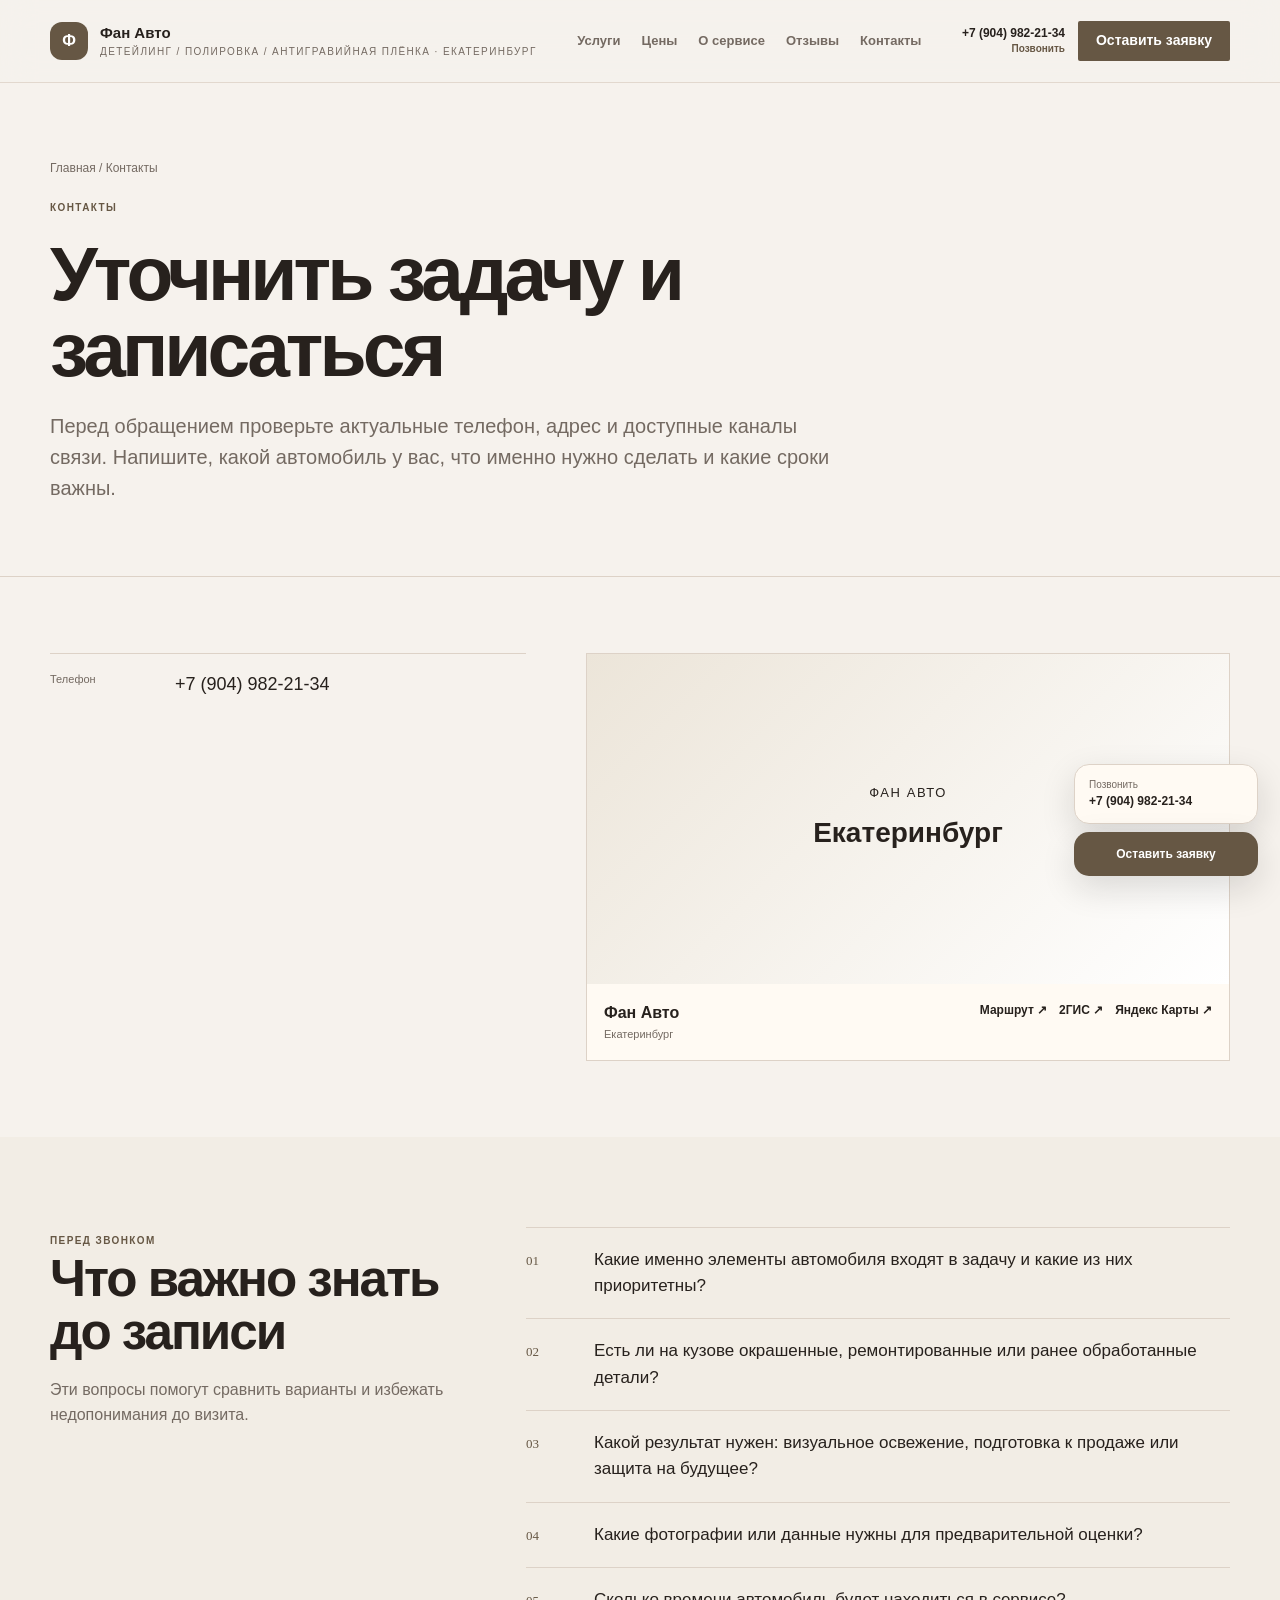
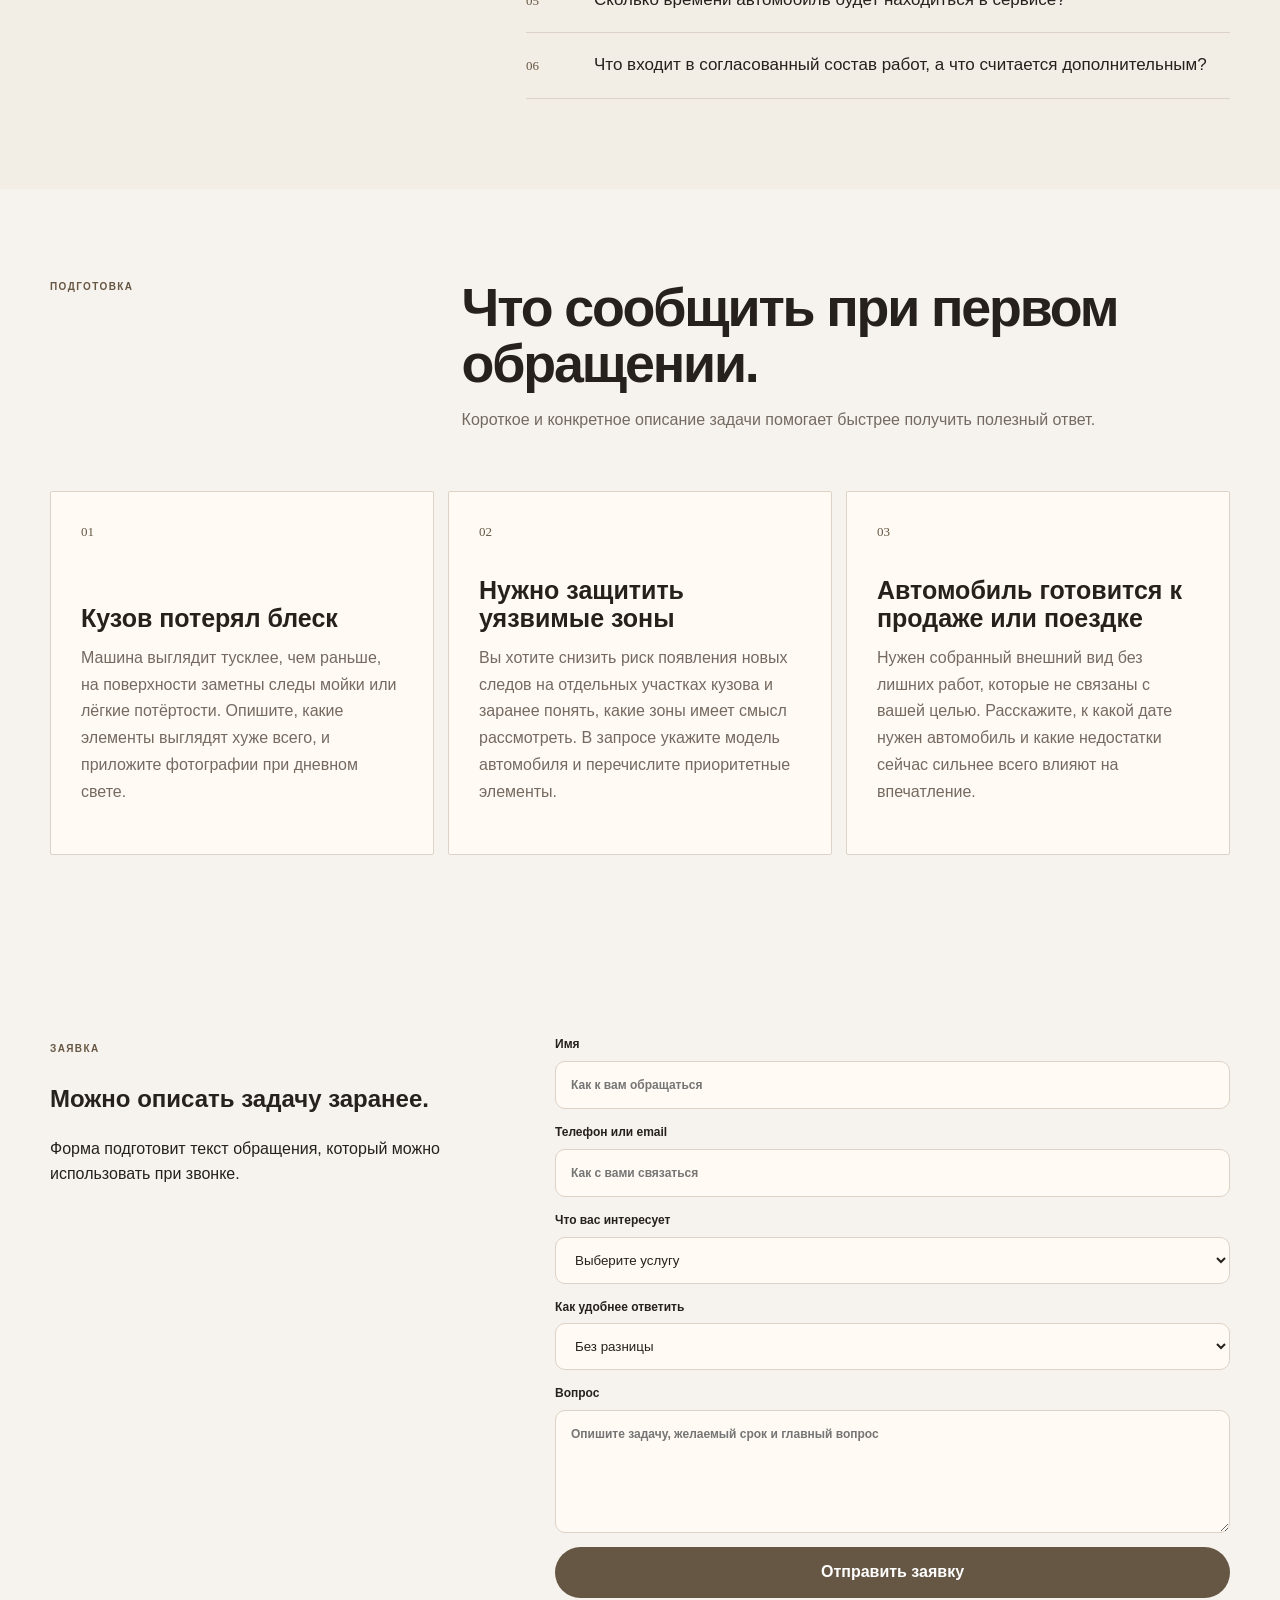
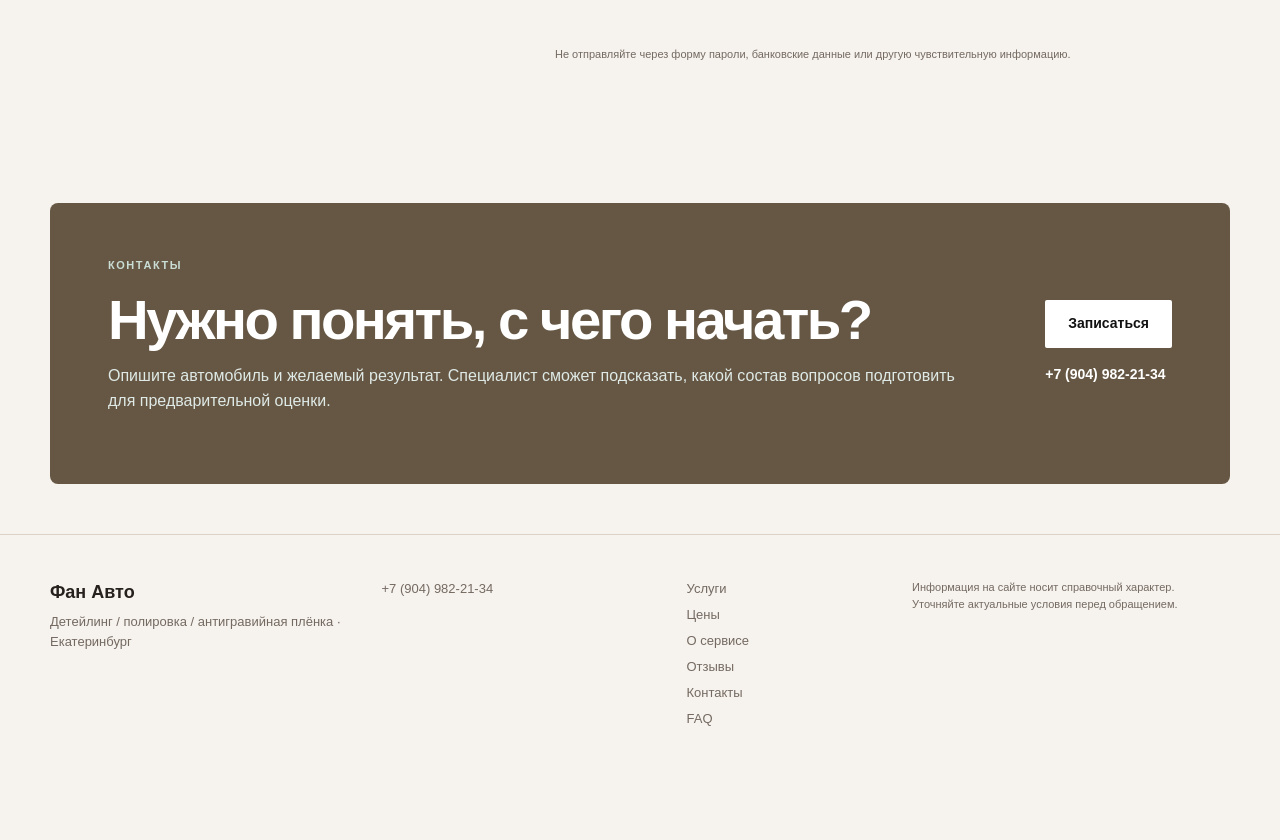
<file: contacts.html>
<!doctype html>
<html lang="ru">
<head>
  <meta charset="utf-8">
  <meta name="viewport" content="width=device-width,initial-scale=1,viewport-fit=cover">
  <title>Контакты — Фан Авто</title>
  <meta name="description" content="Фан Авто — Детейлинг / полировка / антигравийная плёнка · Екатеринбург. Услуги, цены, отзывы и контакты.">
  <meta name="theme-color" content="#f4f2ed">
  <meta name="robots" content="index,follow">
  <link rel="canonical" href="contacts.html">
  <meta property="og:type" content="website">
  <meta property="og:title" content="Контакты — Фан Авто">
  <meta property="og:description" content="Фан Авто — Детейлинг / полировка / антигравийная плёнка · Екатеринбург. Услуги, цены, отзывы и контакты.">
  <meta name="twitter:card" content="summary_large_image">
  <link rel="icon" href="favicon.svg" type="image/svg+xml">
  <link rel="manifest" href="site.webmanifest">
  <script>document.documentElement.classList.add('js')</script>
  <style>:root{
  --bg:#f4f2ed;--paper:#fff;--ink:#191918;--muted:#6f6d68;--line:#dcd8cf;--accent:#214f45;--accent-2:#dbe7e1;--dark:#18211f;--radius:22px;--max:1180px;--shadow:0 24px 70px rgba(22,27,25,.08);--serif:Georgia,'Times New Roman',serif;--sans:Inter,-apple-system,BlinkMacSystemFont,'Segoe UI',Arial,sans-serif
}
*{box-sizing:border-box}html{scroll-behavior:smooth;scroll-padding-top:104px}body{margin:0;background:var(--bg);color:var(--ink);font-family:var(--sans);font-size:16px;line-height:1.55;-webkit-font-smoothing:antialiased}img{max-width:100%;display:block}a{color:inherit}button,input,textarea{font:inherit}.wrap{width:min(calc(100% - 48px),var(--max));margin:auto}.site-header{position:sticky;top:0;z-index:90;background:color-mix(in srgb,var(--bg) 90%,transparent);backdrop-filter:blur(16px);border-bottom:1px solid color-mix(in srgb,var(--line) 82%,transparent)}.header-inner{min-height:82px;display:flex;align-items:center;justify-content:space-between;gap:24px}.brand{display:flex;align-items:center;gap:12px;text-decoration:none;min-width:210px}.brand-mark{width:38px;height:38px;border-radius:12px;display:grid;place-items:center;background:var(--accent);color:#fff;font-weight:800}.brand-copy{display:grid;line-height:1.12}.brand-copy b{font-size:15px}.brand-copy small{font-size:10px;text-transform:uppercase;letter-spacing:.14em;color:var(--muted);margin-top:4px}.nav{display:flex;align-items:center;gap:21px}.nav a{text-decoration:none;font-size:13px;font-weight:700;color:var(--muted);position:relative}.nav a:hover,.nav a[aria-current=page]{color:var(--ink)}.nav a[aria-current=page]:after{content:"";position:absolute;left:0;right:0;bottom:-11px;height:2px;background:var(--accent)}.header-actions{display:flex;align-items:center;gap:13px}.header-phone{text-decoration:none;font-size:13px;font-weight:700}.button{display:inline-flex;align-items:center;justify-content:center;min-height:48px;padding:0 22px;border:1px solid transparent;border-radius:999px;text-decoration:none;font-weight:750;font-size:14px;transition:transform .18s ease,background .18s ease,border-color .18s ease}.button:hover{transform:translateY(-1px)}.button.primary{background:var(--accent);color:#fff}.button.secondary{background:var(--ink);color:#fff}.button.ghost{border-color:var(--line);background:transparent}.button.light{background:#fff;color:#111}.button.compact{min-height:40px;padding:0 17px}.text-button{text-decoration:none;font-weight:800;font-size:14px;display:inline-flex;align-items:center;gap:7px}.text-button:hover{text-decoration:underline;text-underline-offset:4px}.light-text{color:#fff}.burger{display:none;width:42px;height:42px;border:1px solid var(--line);background:transparent;border-radius:50%;padding:12px;cursor:pointer}.burger span{display:block;height:1.5px;background:var(--ink);margin:5px 0}.overline{display:block;text-transform:uppercase;letter-spacing:.14em;font-size:11px;font-weight:850;color:var(--accent);margin-bottom:17px}.reveal{opacity:0;transform:translateY(16px);transition:opacity .55s ease,transform .65s cubic-bezier(.2,.7,.2,1)}.reveal.is-visible{opacity:1;transform:none}

/* Home */
.hero-v4{padding:42px 0 18px}.hero-shell{min-height:610px;display:grid;grid-template-columns:1.02fr .98fr;background:var(--paper);border:1px solid var(--line);border-radius:calc(var(--radius) + 8px);overflow:hidden;box-shadow:var(--shadow)}.hero-main{padding:76px 66px;display:flex;flex-direction:column;justify-content:center}.hero-main h1{font-size:clamp(50px,5.7vw,82px);line-height:.96;letter-spacing:-.055em;margin:0 0 28px;max-width:780px}.hero-lede{font-size:20px;line-height:1.5;color:var(--muted);max-width:650px;margin:0 0 30px}.hero-actions{display:flex;gap:12px;flex-wrap:wrap}.hero-note{font-size:12px;color:var(--muted);margin-top:24px;max-width:520px}.hero-visual{margin:0;position:relative;min-height:610px;background:var(--accent-2);overflow:hidden}.hero-visual img{width:100%;height:100%;object-fit:cover}.hero-visual figcaption{position:absolute;right:15px;bottom:15px;padding:7px 10px;background:rgba(255,255,255,.9);border-radius:999px;font-size:10px;font-weight:800}.hero-monogram{height:100%;display:grid;place-items:center;background:linear-gradient(145deg,var(--accent-2),#fff)}.hero-monogram span{font-family:var(--serif);font-size:190px;color:var(--accent);opacity:.45}.fact-strip{display:grid;grid-template-columns:repeat(4,1fr);margin-top:14px;border:1px solid var(--line);background:var(--paper);border-radius:var(--radius);overflow:hidden}.fact-strip>div{padding:18px 20px;border-right:1px solid var(--line);display:grid;gap:4px}.fact-strip>div:last-child{border-right:0}.fact-strip strong{font-size:13px}.fact-strip span{font-size:11px;color:var(--muted)}.urgent-band{padding:22px 0}.urgent-band-inner{border-top:1px solid var(--line);border-bottom:1px solid var(--line);display:flex;align-items:center;justify-content:space-between;gap:26px;padding:24px 0}.urgent-band-inner>div{display:grid;grid-template-columns:auto auto;column-gap:10px;align-items:center}.urgent-band-inner p{grid-column:2;margin:3px 0 0;color:var(--muted);font-size:14px}.signal{width:9px;height:9px;border-radius:50%;background:#c85d4d;box-shadow:0 0 0 6px rgba(200,93,77,.12)}.section-v4{padding:104px 0}.section-v4.tone{background:color-mix(in srgb,var(--accent-2) 42%,var(--bg))}.section-intro{display:grid;grid-template-columns:1.08fr .92fr;gap:80px;align-items:end;margin-bottom:46px}.section-intro h2,.closing-card h2,.faq-title h2,.contact-copy h2{font-size:clamp(40px,4.4vw,64px);line-height:1.02;letter-spacing:-.045em;margin:0}.section-intro p{margin:0;color:var(--muted);font-size:17px;max-width:540px}.service-index{border-top:1px solid var(--line)}.service-line{display:grid;grid-template-columns:64px 1fr 30px;gap:20px;align-items:center;padding:23px 8px;border-bottom:1px solid var(--line);text-decoration:none;transition:padding .18s ease,background .18s ease}.service-line:hover{padding-left:18px;background:color-mix(in srgb,var(--paper) 75%,transparent)}.service-line b{display:block;font-size:21px}.service-line small{display:block;color:var(--muted);font-size:13px;margin-top:4px}.service-no{font-family:var(--serif);font-size:14px;color:var(--muted)}.arrow{font-size:23px}.section-bottom{margin-top:28px;display:flex;justify-content:space-between;gap:18px;align-items:center}.fineprint{font-size:12px;color:var(--muted)}.price-board{background:var(--paper);border:1px solid var(--line);border-radius:var(--radius);overflow:hidden}.price-line{display:grid;grid-template-columns:1fr auto;gap:30px;align-items:center;padding:22px 26px;border-bottom:1px solid var(--line)}.price-line:last-child{border-bottom:0}.price-line span{font-size:16px}.price-line strong{font-size:20px}.price-message{display:grid;grid-template-columns:1fr 1fr;gap:40px;padding:44px;background:var(--paper);border-radius:var(--radius);border:1px solid var(--line)}.price-message h3{font-size:34px;margin:0}.price-message p{color:var(--muted);margin:0 0 20px}.doctor-feature{display:grid;grid-template-columns:.82fr 1.18fr;min-height:470px;background:var(--dark);color:#fff;border-radius:calc(var(--radius) + 8px);overflow:hidden}.doctor-photo{min-height:470px;background:color-mix(in srgb,var(--accent) 55%,#111);display:grid;place-items:center}.doctor-photo img{width:100%;height:100%;object-fit:cover}.doctor-photo>span{font-family:var(--serif);font-size:140px;opacity:.65}.doctor-copy{padding:58px;display:flex;flex-direction:column;justify-content:center}.doctor-copy .overline{color:#a8c8bc}.doctor-copy h3{font-size:clamp(38px,4vw,60px);line-height:1.04;letter-spacing:-.04em;margin:0 0 20px}.doctor-copy p{color:#cfd5d2;max-width:580px}.doctor-actions{display:flex;gap:20px;align-items:center;margin-top:20px}.doctor-actions .text-button{color:#fff}.doctor-feature.no-photo{grid-template-columns:1fr}.gallery-mosaic{display:grid;grid-template-columns:1.2fr .8fr .8fr;grid-template-rows:260px 260px;gap:12px}.gallery-item{margin:0;position:relative;overflow:hidden;border-radius:var(--radius);background:#ddd}.gallery-item.item-1{grid-row:1/3}.gallery-item.item-4,.gallery-item.item-5{display:none}.gallery-item img{width:100%;height:100%;object-fit:cover;transition:transform .45s ease}.gallery-item:hover img{transform:scale(1.02)}.gallery-item figcaption{position:absolute;bottom:12px;left:12px;background:rgba(255,255,255,.9);padding:7px 10px;border-radius:999px;font-size:10px;font-weight:800}.gallery-empty{padding:80px 40px;text-align:center;border:1px dashed var(--line);border-radius:var(--radius)}.gallery-empty b{font-size:38px}.gallery-empty p{color:var(--muted)}.review-layout{display:grid;grid-template-columns:.38fr .62fr;gap:70px;align-items:center}.review-score{display:flex;align-items:flex-end;gap:14px}.review-score strong{font-family:var(--serif);font-size:110px;line-height:.8;color:var(--accent)}.review-score span{font-size:13px;color:var(--muted)}.review-copy h2{font-size:clamp(40px,4vw,62px);line-height:1.02;letter-spacing:-.04em;margin:0 0 22px}.review-copy blockquote{font-size:23px;line-height:1.48;margin:0 0 28px;padding:0;border:0}.review-copy p{color:var(--muted)}.review-links{display:flex;gap:24px;flex-wrap:wrap}.faq-layout{display:grid;grid-template-columns:.38fr .62fr;gap:70px}.faq-title p{color:var(--muted)}.faq-list{border-top:1px solid var(--line)}.faq-list details{border-bottom:1px solid var(--line)}.faq-list summary{list-style:none;cursor:pointer;padding:23px 0;font-size:17px;font-weight:750;display:flex;justify-content:space-between;gap:20px}.faq-list summary::-webkit-details-marker{display:none}.faq-list summary span{font-size:22px;font-weight:400;transition:transform .2s}.faq-list details[open] summary span{transform:rotate(45deg)}.faq-list details p{color:var(--muted);margin:0;padding:0 42px 23px 0}.contact-v4{padding:40px 0 90px}.contact-shell{background:var(--dark);color:#fff;border-radius:calc(var(--radius) + 12px);padding:66px;display:grid;grid-template-columns:1fr 1fr;gap:80px}.contact-copy .overline{color:#a8c8bc}.contact-copy p{color:#cfd5d2;font-size:17px}.contact-actions{display:flex;gap:18px;align-items:center;margin-top:28px}.contact-data{border-top:1px solid rgba(255,255,255,.2)}.contact-data>div{padding:18px 0;border-bottom:1px solid rgba(255,255,255,.2);display:grid;grid-template-columns:90px 1fr;gap:20px}.contact-data span{color:#aab3af;font-size:12px}.contact-data b,.contact-data a{font-size:15px;text-decoration:none}.contact-data a:hover{text-decoration:underline}.closing-cta{padding:50px 0}.closing-card{background:var(--accent);color:#fff;padding:54px 58px;border-radius:calc(var(--radius) + 6px);display:grid;grid-template-columns:1fr auto;gap:60px;align-items:center}.closing-card .overline{color:#c9ddd5}.closing-card p{color:#dfeae6}.closing-actions{display:grid;gap:16px;justify-items:start}.site-footer{border-top:1px solid var(--line);padding:44px 0 110px}.footer-grid{display:grid;grid-template-columns:1.1fr 1fr .7fr 1.2fr;gap:40px;font-size:13px;color:var(--muted)}.footer-brand{font-size:18px;font-weight:850;color:var(--ink);text-decoration:none}.footer-grid p{margin:5px 0}.footer-grid a{text-decoration:none}.footer-links{display:grid;gap:6px}.legal{font-size:11px}.mobile-actions{display:none}

/* Inner pages */
.page-hero{padding:76px 0 52px;border-bottom:1px solid var(--line)}.page-hero h1{font-size:clamp(48px,6vw,82px);line-height:.98;letter-spacing:-.052em;margin:18px 0 24px;max-width:950px}.page-hero .lead{font-size:20px;color:var(--muted);max-width:760px}.breadcrumb{font-size:12px;color:var(--muted);margin-bottom:16px}.breadcrumb a{text-decoration:none}.eyebrow{display:inline-block;text-transform:uppercase;letter-spacing:.14em;font-size:10px;font-weight:850;color:var(--accent)}.section{padding:90px 0}.section.soft{background:color-mix(in srgb,var(--accent-2) 38%,var(--bg))}.section-head{display:grid;grid-template-columns:.32fr .68fr;gap:50px;margin-bottom:42px}.section-head h2{font-size:clamp(38px,4.2vw,60px);line-height:1.05;letter-spacing:-.04em;margin:0}.section-head p{color:var(--muted)}.kicker{font-size:10px;text-transform:uppercase;letter-spacing:.14em;font-weight:850;color:var(--accent)}.grid{display:grid;gap:1px;background:var(--line);border:1px solid var(--line)}.grid-3{grid-template-columns:repeat(3,1fr)}.service-grid{grid-template-columns:repeat(2,1fr)}.card{background:var(--paper);padding:32px}.card h2,.card h3{margin:13px 0 12px;font-size:28px;line-height:1.1}.card p{color:var(--muted)}.card a,.card-link{text-decoration:none;font-weight:800}.linked-card{text-decoration:none}.num{font-family:var(--serif);font-size:12px;color:var(--muted)}.price-list{border-top:1px solid var(--line)}.price-row{display:grid;grid-template-columns:1fr .65fr auto;gap:20px;padding:20px 0;border-bottom:1px solid var(--line);align-items:center}.price-row span{color:var(--muted);font-size:12px}.price-row strong{font-size:20px}.fineprint{margin-top:16px}.price-empty{display:grid;grid-template-columns:1fr 1fr;gap:50px;padding:40px;border:1px solid var(--line);background:var(--paper);border-radius:var(--radius)}.price-empty h3{font-size:36px;margin:14px 0}.price-empty p{color:var(--muted)}.inline-strong{font-weight:850;text-decoration:none}.urgent-grid{display:grid;grid-template-columns:repeat(2,1fr);border-top:1px solid var(--line);border-left:1px solid var(--line)}.urgent{min-height:230px;padding:28px;border-right:1px solid var(--line);border-bottom:1px solid var(--line);display:grid;grid-template-columns:42px 1fr;gap:15px}.urgent h3{font-size:26px;margin:0 0 10px}.urgent p{color:var(--muted)}.urgent .link{text-decoration:none;font-weight:800;font-size:13px}.doctor{display:grid;grid-template-columns:1fr 1fr;background:var(--dark);color:#fff;border-radius:var(--radius);overflow:hidden}.doctor-card{padding:52px}.doctor-card h3{font-size:44px;line-height:1.05}.doctor-card p{color:#cfd5d2}.doctor-card .call{display:inline-flex;margin-top:15px;background:#fff;color:#111;text-decoration:none;padding:12px 18px;border-radius:999px;font-weight:800}.doctor-proof{min-height:360px;display:grid;place-items:center;background:#26332f}.doctor-proof img{width:100%;height:100%;object-fit:cover}.doctor-letter{font-family:var(--serif);font-size:120px}.text-proof{padding:50px;place-items:start;align-content:center}.text-proof strong{font-size:40px}.split{display:grid;grid-template-columns:1fr 1fr;gap:1px;background:var(--line);border:1px solid var(--line)}.split>div{background:var(--paper);padding:34px}.plain{list-style:none;margin:18px 0 0;padding:0}.plain li{display:flex;justify-content:space-between;gap:15px;border-top:1px solid var(--line);padding:14px 0}.plain a{text-decoration:none;font-weight:700}.plain span{color:var(--muted);font-size:12px}.gallery-strip{display:grid;grid-template-columns:1.25fr .75fr .75fr;gap:10px;min-height:410px}.shot{margin:0;position:relative;overflow:hidden;background:#ddd;min-height:220px}.shot-main{grid-row:span 2}.shot img{width:100%;height:100%;object-fit:cover}.shot figcaption{position:absolute;left:10px;bottom:10px;background:#fff;padding:6px 9px;font-size:10px}.gallery-placeholder{padding:80px;border:1px dashed var(--line);grid-column:1/-1}.section-link-row{display:flex;justify-content:space-between;gap:20px;margin-top:20px}.section-link-row a{text-decoration:none;font-weight:800}.reviews{display:grid;grid-template-columns:.65fr 1.35fr;gap:1px;background:var(--line);border:1px solid var(--line)}.review-main,.review-side{background:var(--paper);padding:40px}.rating{font-family:var(--serif);font-size:80px;color:var(--accent)}.review-main blockquote{font-size:20px;margin:24px 0}.review-main a,.review-side a{font-weight:800;text-decoration:none}.review-side p{padding:15px 0;border-bottom:1px solid var(--line)}.faq{max-width:850px;margin-left:auto}.faq details{border-top:1px solid var(--line)}.faq details:last-child{border-bottom:1px solid var(--line)}.faq summary{cursor:pointer;padding:18px 0;font-weight:800}.faq p{color:var(--muted);padding-bottom:17px}.contact{padding:76px 0}.contact-grid{display:grid;grid-template-columns:.85fr 1.15fr;gap:60px}.contact-box{padding:17px 0;border-top:1px solid var(--line);display:grid;grid-template-columns:110px 1fr;gap:15px}.contact-box span{font-size:11px;color:var(--muted)}.contact-box a,.contact-box strong{font-size:18px;text-decoration:none}.map-card{border:1px solid var(--line);background:var(--paper)}.map-abstract{min-height:330px;background:linear-gradient(135deg,var(--accent-2),#fff);display:grid;place-content:center;text-align:center;padding:30px}.map-abstract span{font-size:13px;text-transform:uppercase;letter-spacing:.12em}.map-abstract b{font-size:28px;margin-top:8px}.map-caption{padding:17px;display:flex;justify-content:space-between;gap:15px}.map-caption span{display:block;color:var(--muted);font-size:11px}.map-actions{display:flex;gap:12px}.map-actions a{text-decoration:none;font-weight:800;font-size:12px}.request-panel{display:grid;grid-template-columns:.8fr 1.2fr;gap:55px}.wa-form{display:grid;gap:14px}.wa-form label{display:grid;gap:6px;font-size:12px;font-weight:800}.wa-form input,.wa-form textarea{padding:14px 15px;border:1px solid var(--line);background:var(--paper);border-radius:12px}.wa-form .btn,.btn{display:inline-flex;justify-content:center;align-items:center;text-decoration:none;border:0;background:var(--accent);color:#fff;padding:13px 19px;border-radius:999px;font-weight:800;cursor:pointer}.btn.alt{background:transparent;color:var(--ink);border:1px solid var(--line)}.actions{display:flex;gap:12px;flex-wrap:wrap}.doctor-detail-grid{display:grid;grid-template-columns:1fr .5fr;gap:60px;align-items:end}.doctor-detail-photo{min-height:330px;background:var(--accent-2);display:grid;place-items:center;overflow:hidden;border-radius:var(--radius)}.doctor-detail-photo img{width:100%;height:100%;object-fit:cover}.doctor-detail-photo span{font-family:var(--serif);font-size:110px}.detail-layout{display:grid;grid-template-columns:1.25fr .75fr;gap:60px}.detail-copy h2{font-size:42px}.detail-copy p{color:var(--muted)}.detail-aside{padding:32px;border:1px solid var(--line);background:var(--paper);align-self:start}.detail-aside h3{font-size:29px}.check-list{padding-left:18px}.check-list li{margin:10px 0}.full-gallery{display:grid;grid-template-columns:repeat(3,1fr);gap:10px}.full-gallery figure{margin:0;min-height:270px;position:relative;overflow:hidden}.full-gallery figure:first-child{grid-column:span 2;grid-row:span 2}.full-gallery img{width:100%;height:100%;object-fit:cover;cursor:zoom-in}.full-gallery figcaption{position:absolute;left:10px;bottom:10px;background:#fff;padding:6px 9px;font-size:10px}.reputation-bar{display:flex;gap:1px;background:var(--line);border:1px solid var(--line)}.reputation-bar>div{background:var(--paper);padding:24px;flex:1}.reputation-bar b{display:block;font-size:29px}.reputation-bar span{color:var(--muted);font-size:11px}.source-note{font-size:11px;color:var(--muted)}

/* Four distinct families */
body[data-family="editorial"]{--bg:#f2efe9;--paper:#fbfaf7;--accent:#254f44;--accent-2:#dfe8e2;--dark:#17221e;--radius:4px}body[data-family="editorial"] .hero-main h1,body[data-family="editorial"] .section-intro h2,body[data-family="editorial"] .page-hero h1{font-family:var(--serif);font-weight:500;letter-spacing:-.045em}body[data-family="editorial"] .hero-shell{box-shadow:none}body[data-family="editorial"] .brand-mark{border-radius:2px}body[data-family="editorial"] .button{border-radius:2px}
body[data-family="gallery"]{--bg:#f7f4f0;--paper:#fffdfa;--accent:#8a493e;--accent-2:#efe0da;--dark:#261d1b;--radius:28px}body[data-family="gallery"] .hero-shell{position:relative;display:block;min-height:690px;background:var(--dark)}body[data-family="gallery"] .hero-visual{position:absolute;inset:0;min-height:690px}body[data-family="gallery"] .hero-visual:after{content:"";position:absolute;inset:0;background:linear-gradient(90deg,rgba(18,13,12,.74) 0%,rgba(18,13,12,.22) 64%,rgba(18,13,12,.06) 100%)}body[data-family="gallery"] .hero-main{position:relative;z-index:2;color:#fff;min-height:690px;width:min(680px,70%);padding:76px}body[data-family="gallery"] .hero-lede,body[data-family="gallery"] .hero-note{color:#e3ddda}body[data-family="gallery"] .hero-main .overline{color:#f2c9be}body[data-family="gallery"] .button.ghost{border-color:rgba(255,255,255,.5);color:#fff}body[data-family="gallery"] .hero-monogram{background:linear-gradient(135deg,#815649,#34201c)}body[data-family="gallery"] .hero-monogram span{color:#fff}
body[data-family="precision"]{--bg:#f2f5f7;--paper:#fff;--ink:#10202b;--muted:#65717a;--line:#ced8df;--accent:#145b7a;--accent-2:#dbeaf1;--dark:#102c3a;--radius:12px}body[data-family="precision"] .hero-shell{box-shadow:none;border-radius:0;border-left:6px solid var(--accent)}body[data-family="precision"] .hero-main{padding:70px}body[data-family="precision"] .hero-main h1{font-weight:720}body[data-family="precision"] .fact-strip{border-radius:0}body[data-family="precision"] .service-line{grid-template-columns:80px 1fr 30px}body[data-family="precision"] .button{border-radius:8px}body[data-family="precision"] .brand-mark{border-radius:8px}
body[data-family="warm"]{--bg:#f5f1e8;--paper:#fffdf8;--ink:#302921;--muted:#786f64;--line:#dfd5c7;--accent:#7d5b35;--accent-2:#eadfcd;--dark:#3d3328;--radius:30px}body[data-family="warm"] .hero-shell{grid-template-columns:.92fr 1.08fr}body[data-family="warm"] .hero-visual{order:-1}body[data-family="warm"] .hero-main h1,body[data-family="warm"] .section-intro h2,body[data-family="warm"] .page-hero h1{font-family:var(--serif);font-weight:500}body[data-family="warm"] .hero-main{padding:64px}body[data-family="warm"] .brand-mark{background:#7d5b35}body[data-family="warm"] .button.primary{background:#7d5b35}

.lightbox{position:fixed;z-index:130;inset:0;background:rgba(10,12,12,.92);display:grid;place-items:center;padding:28px;opacity:0;pointer-events:none;transition:opacity .2s}.lightbox.open{opacity:1;pointer-events:auto}.lightbox img{max-width:94vw;max-height:88vh}.lightbox button{position:absolute;right:22px;top:18px;width:46px;height:46px;border:0;border-radius:50%;background:#fff;color:#111;font-size:25px;cursor:pointer}

@media(max-width:1040px){.header-phone{display:none}.nav{gap:14px}.hero-main{padding:56px 42px}.hero-shell{min-height:540px}.hero-visual{min-height:540px}.fact-strip{grid-template-columns:repeat(2,1fr)}.fact-strip>div:nth-child(2){border-right:0}.fact-strip>div:nth-child(-n+2){border-bottom:1px solid var(--line)}.section-intro,.review-layout,.faq-layout,.contact-shell,.closing-card,.section-head,.request-panel,.detail-layout{grid-template-columns:1fr;gap:28px}.gallery-mosaic{grid-template-columns:1fr 1fr;grid-template-rows:330px 230px}.gallery-item.item-1{grid-column:1/-1;grid-row:auto}.doctor-feature{grid-template-columns:.8fr 1.2fr}.footer-grid{grid-template-columns:1fr 1fr}.grid-3{grid-template-columns:repeat(2,1fr)}body[data-family="gallery"] .hero-main{width:75%;padding:58px}body[data-family="warm"] .hero-shell{grid-template-columns:1fr 1fr}}
@media(max-width:820px){.nav{display:none;position:absolute;top:81px;left:0;right:0;background:var(--paper);padding:18px 24px 24px;flex-direction:column;align-items:stretch;border-bottom:1px solid var(--line)}.nav.open{display:flex}.nav a{font-size:16px;padding:7px 0}.nav a[aria-current=page]:after{display:none}.burger{display:block}.header-actions .button{display:none}.hero-shell,body[data-family="warm"] .hero-shell{grid-template-columns:1fr}.hero-main{padding:48px 36px;order:1}.hero-visual,body[data-family="gallery"] .hero-visual{min-height:380px;position:relative;inset:auto;order:0}body[data-family="gallery"] .hero-shell{min-height:0;background:var(--paper)}body[data-family="gallery"] .hero-visual:after{background:linear-gradient(0deg,rgba(18,13,12,.25),transparent)}body[data-family="gallery"] .hero-main{min-height:auto;width:auto;padding:48px 36px;color:var(--ink)}body[data-family="gallery"] .hero-lede,body[data-family="gallery"] .hero-note{color:var(--muted)}body[data-family="gallery"] .hero-main .overline{color:var(--accent)}body[data-family="gallery"] .button.ghost{border-color:var(--line);color:var(--ink)}.urgent-band-inner{align-items:flex-start;flex-direction:column}.service-line{grid-template-columns:46px 1fr 24px}.doctor-feature{grid-template-columns:1fr}.doctor-photo{min-height:340px}.gallery-mosaic{grid-template-columns:1fr 1fr;grid-template-rows:260px 210px}.gallery-item.item-1{grid-column:1/-1}.contact-shell{padding:46px 36px}.closing-card{padding:44px 36px}.mobile-actions{display:grid;grid-template-columns:repeat(3,1fr);position:fixed;left:0;right:0;bottom:0;z-index:100;background:#fff;border-top:1px solid var(--line);padding-bottom:env(safe-area-inset-bottom)}.mobile-actions a{text-decoration:none;text-align:center;padding:13px 6px;font-size:12px;font-weight:800}.mobile-actions .accent{background:var(--accent);color:#fff}.site-footer{padding-bottom:120px}.doctor-detail-grid{grid-template-columns:1fr}.doctor-detail-photo{min-height:300px}.contact-grid{grid-template-columns:1fr}.gallery-strip{grid-template-columns:1fr 1fr}.shot-main{grid-column:1/-1;grid-row:auto}.urgent-grid{grid-template-columns:1fr}.service-grid{grid-template-columns:1fr}.price-empty{grid-template-columns:1fr}.reviews{grid-template-columns:1fr}.full-gallery{grid-template-columns:1fr 1fr}}
@media(max-width:600px){.wrap{width:min(calc(100% - 28px),var(--max))}.header-inner{min-height:70px}.nav{top:70px}.brand-copy small{display:none}.brand{min-width:0}.brand-mark{width:34px;height:34px}.hero-v4{padding-top:18px}.hero-main{padding:38px 24px}.hero-main h1{font-size:45px}.hero-lede{font-size:17px}.hero-actions{display:grid}.hero-actions .button{width:100%}.hero-visual{min-height:300px!important}.fact-strip{grid-template-columns:1fr}.fact-strip>div{border-right:0!important;border-bottom:1px solid var(--line)!important}.fact-strip>div:last-child{border-bottom:0!important}.section-v4{padding:72px 0}.section-intro{margin-bottom:30px}.section-intro h2,.faq-title h2,.contact-copy h2,.closing-card h2{font-size:39px}.service-line{padding:18px 0}.service-line small{display:none}.price-line{padding:18px}.price-line strong{font-size:17px}.price-message{grid-template-columns:1fr;padding:28px}.doctor-copy{padding:32px 26px}.doctor-copy h3{font-size:39px}.doctor-actions{align-items:flex-start;flex-direction:column}.gallery-mosaic{display:grid;grid-template-columns:1fr;grid-template-rows:auto}.gallery-item{min-height:260px}.gallery-item.item-1{grid-column:auto}.gallery-item.item-3{display:none}.review-score strong{font-size:82px}.review-copy blockquote{font-size:19px}.faq-layout{gap:34px}.contact-shell{padding:38px 25px}.contact-data>div{grid-template-columns:1fr;gap:4px}.contact-actions{align-items:flex-start;flex-direction:column}.footer-grid{grid-template-columns:1fr}.closing-card{padding:36px 25px}.page-hero{padding:54px 0 38px}.page-hero h1{font-size:44px}.page-hero .lead{font-size:17px}.section{padding:65px 0}.section-head h2{font-size:38px}.grid-3{grid-template-columns:1fr}.price-row{grid-template-columns:1fr auto}.price-row span{display:none}.urgent{min-height:190px}.doctor{grid-template-columns:1fr}.doctor-card{padding:30px}.doctor-proof{min-height:280px}.split{grid-template-columns:1fr}.gallery-strip{grid-template-columns:1fr}.shot-main{grid-column:auto}.section-link-row{display:grid}.request-panel{gap:24px}.full-gallery{grid-template-columns:1fr}.full-gallery figure:first-child{grid-column:auto;grid-row:auto}.map-caption{display:block}.map-actions{margin-top:12px}.doctor-detail-photo{min-height:260px}.detail-copy h2{font-size:34px}}
@media(prefers-reduced-motion:reduce){*{scroll-behavior:auto!important;animation:none!important;transition:none!important}.reveal{opacity:1!important;transform:none!important}}
/* Inner-page refinements */
.doctor-grid{grid-template-columns:repeat(2,1fr)}.doctor-grid .doctor-card{padding:0;display:grid;grid-template-columns:180px 1fr;min-height:220px}.doctor-grid .doctor-photo{min-height:220px;background:var(--accent-2);display:grid;place-items:center;text-decoration:none;overflow:hidden}.doctor-grid .doctor-photo img{width:100%;height:100%;object-fit:cover}.doctor-grid .doctor-photo span{font-family:var(--serif);font-size:72px;color:var(--accent)}.doctor-grid .doctor-copy{padding:28px;color:var(--ink);display:block}.doctor-grid .doctor-copy h2{font-size:26px;margin:0 0 8px;line-height:1.1}.doctor-grid .doctor-copy p{color:var(--muted);margin:0 0 20px}.empty-state{padding:70px 36px;border:1px dashed var(--line);background:var(--paper);text-align:center;grid-column:1/-1}.empty-state h2{font-size:34px;max-width:720px;margin:auto}.visual-disclaimer{font-size:11px;color:var(--muted);margin-top:18px}.text-link{font-weight:800;text-decoration:none}.subtle-link{display:block;margin-top:14px;font-size:12px;color:#d3d9d6}.service-detail-hero .actions{margin-top:28px}
@media(max-width:820px){.doctor-grid{grid-template-columns:1fr}.doctor-grid .doctor-card{grid-template-columns:150px 1fr}}
@media(max-width:600px){.doctor-grid .doctor-card{grid-template-columns:1fr}.doctor-grid .doctor-photo{min-height:280px}.doctor-grid .doctor-copy{padding:24px}}
/* Graceful fallback if a remote photo is temporarily unavailable. */
.hero-visual.image-failed,.gallery-item.image-failed,.shot.image-failed,.doctor-photo.image-failed,.doctor-detail-photo.image-failed,.full-gallery figure.image-failed{background:linear-gradient(145deg,var(--accent-2),color-mix(in srgb,var(--paper) 80%,var(--accent-2)));position:relative}.hero-visual.image-failed:after{content:"";position:absolute;inset:16%;border:1px solid color-mix(in srgb,var(--accent) 25%,transparent);border-radius:50%;opacity:.45}.gallery-item.image-failed:after,.shot.image-failed:after,.full-gallery figure.image-failed:after{content:"Фото компании";position:absolute;left:18px;bottom:16px;font-size:11px;font-weight:800;color:var(--muted)}

/* ===== Universal V7: content-rich layouts ===== */
.section-v7{padding:88px 0}.tone-soft{background:color-mix(in srgb,var(--paper) 72%,var(--accent-2))}.section-intro.compact{margin-bottom:34px}.rich-intro{display:grid;grid-template-columns:.78fr 1.22fr;gap:84px;align-items:start}.rich-intro h2{font-size:clamp(38px,4.1vw,60px);line-height:1.02;letter-spacing:-.045em;margin:0 0 22px}.rich-intro-lead{font-size:18px;color:var(--muted);max-width:500px}.prose-stack{max-width:760px}.prose-stack p{font-size:17px;line-height:1.78;margin:0 0 22px;color:color-mix(in srgb,var(--ink) 82%,var(--muted))}.prose-stack p:first-child{font-size:20px;line-height:1.65;color:var(--ink)}
.scenario-grid{display:grid;grid-template-columns:repeat(3,1fr);gap:14px}.scenario-card{background:var(--paper);border:1px solid var(--line);border-radius:var(--radius);padding:30px;min-height:270px;display:flex;flex-direction:column}.scenario-no{font-family:var(--serif);font-size:13px;color:var(--accent);margin-bottom:auto}.scenario-card h3{font-size:25px;line-height:1.12;margin:34px 0 13px}.scenario-card p{color:var(--muted);margin:0 0 18px;line-height:1.68}.scenario-card small{font-size:11px;color:var(--muted);margin-top:auto}.process-section{border-top:1px solid var(--line);border-bottom:1px solid var(--line)}.process-grid{display:grid;grid-template-columns:repeat(4,1fr);border-top:1px solid var(--line);border-left:1px solid var(--line)}.process-step{min-height:250px;padding:28px;border-right:1px solid var(--line);border-bottom:1px solid var(--line);background:var(--paper)}.process-step>span{font-family:var(--serif);font-size:13px;color:var(--accent)}.process-step h3{font-size:22px;margin:48px 0 12px;line-height:1.15}.process-step p{color:var(--muted);margin:0;line-height:1.68}.decision-section{background:var(--dark);color:#fff}.decision-layout{display:grid;grid-template-columns:.72fr 1.28fr;gap:80px;align-items:start}.decision-layout h2{font-size:clamp(38px,4vw,58px);line-height:1.04;letter-spacing:-.04em;margin:0 0 20px}.decision-layout>div>p{color:#cdd2cf;max-width:520px}.decision-layout .overline,.decision-layout .eyebrow{color:#a8c8bc}.decision-list{list-style:none;margin:0;padding:0;border-top:1px solid rgba(255,255,255,.18)}.decision-list li{display:grid;grid-template-columns:52px 1fr;gap:16px;padding:19px 0;border-bottom:1px solid rgba(255,255,255,.18);align-items:start}.decision-list li>span{font-family:var(--serif);color:#a8c8bc;font-size:13px;padding-top:4px}.decision-list li>p{margin:0;font-size:17px;line-height:1.55}.section.soft .decision-layout{color:var(--ink)}.section.soft .decision-layout>div>p{color:var(--muted)}.section.soft .decision-layout .eyebrow{color:var(--accent)}.section.soft .decision-list{border-color:var(--line)}.section.soft .decision-list li{border-color:var(--line)}.section.soft .decision-list li>span{color:var(--accent)}.trust-point-grid{display:grid;grid-template-columns:repeat(2,1fr);gap:12px}.trust-point{display:grid;grid-template-columns:54px 1fr;gap:16px;padding:22px 24px;background:var(--paper);border:1px solid var(--line);border-radius:calc(var(--radius) * .7)}.trust-point span{font-family:var(--serif);color:var(--accent);font-size:13px}.trust-point p{margin:0;line-height:1.62}.mini-points{list-style:none;margin:18px 0 24px;padding:0;display:grid;gap:8px}.mini-points li{font-size:13px;color:var(--muted);padding-left:17px;position:relative}.mini-points li:before{content:"";position:absolute;left:0;top:.65em;width:6px;height:6px;border-radius:50%;background:var(--accent)}.question-list{margin:18px 0 26px;padding-left:18px}.question-list li{margin:0 0 12px;line-height:1.5;color:var(--muted)}.detail-copy>p{font-size:17px;line-height:1.78}.service-card p{line-height:1.65}.page-hero .lead{max-width:800px}.price-empty p{line-height:1.7}.reviews .review-side p{line-height:1.75}.faq-list details p{line-height:1.72}.contact-box strong,.contact-box a{line-height:1.45}

@media(max-width:1040px){.rich-intro,.decision-layout{grid-template-columns:1fr;gap:34px}.scenario-grid{grid-template-columns:1fr 1fr}.process-grid{grid-template-columns:1fr 1fr}.trust-point-grid{grid-template-columns:1fr}}
@media(max-width:700px){.section-v7{padding:68px 0}.scenario-grid,.process-grid{grid-template-columns:1fr}.scenario-card{min-height:220px}.process-step{min-height:210px}.process-step h3{margin-top:32px}.rich-intro h2,.decision-layout h2{font-size:38px}.prose-stack p,.detail-copy>p{font-size:16px}.decision-list li{grid-template-columns:42px 1fr}.trust-point{grid-template-columns:42px 1fr}.service-line small{display:block;font-size:12px;line-height:1.45;margin-top:6px}.service-line{align-items:start}.section-v4{padding:72px 0}}

/* Progressive enhancement: content is visible without JavaScript. Animation is enabled only when JS marks the document. */
.reveal{opacity:1;transform:none}.js .reveal{opacity:0;transform:translateY(16px)}.js .reveal.is-visible{opacity:1;transform:none}
@media(max-width:600px){.page-hero h1,.hero-main h1,.section-intro h2,.rich-intro h2,.decision-layout h2{overflow-wrap:anywhere;hyphens:auto}}

/* ===== Sale Ready V8 conversion polish ===== */
.conversion-band{padding:26px 0;background:var(--dark);color:#fff}.conversion-shell{display:flex;align-items:center;justify-content:space-between;gap:48px;padding:34px 0}.conversion-shell h2{font-size:clamp(30px,3.6vw,48px);line-height:1.05;letter-spacing:-.035em;margin:0 0 10px}.conversion-shell p{margin:0;color:#cfd5d2;max-width:700px}.conversion-shell .overline{color:#a8c8bc;margin-bottom:10px}.conversion-actions{display:flex;align-items:center;gap:22px;flex-shrink:0}.form-note{font-size:11px!important;line-height:1.45!important;color:var(--muted)!important;margin:4px 0 0!important}.page-hero .actions{display:flex;gap:12px;flex-wrap:wrap;margin-top:26px}
@media(max-width:760px){.conversion-shell{align-items:flex-start;flex-direction:column;gap:22px}.conversion-actions{width:100%;flex-direction:column;align-items:flex-start}.conversion-actions .button{width:100%}}

/* ===== Commercial V12: niche-aware interaction and less template-like composition ===== */
.section-v9{padding:96px 0;background:var(--paper)}
.intent-layout{display:grid;grid-template-columns:.72fr 1.28fr;gap:72px;align-items:start}
.intent-copy{position:sticky;top:112px}
.intent-copy h2{font-size:clamp(38px,4.5vw,64px);line-height:1.02;letter-spacing:-.045em;margin:0 0 20px;max-width:650px}
.intent-copy p{font-size:18px;line-height:1.65;color:var(--muted);max-width:520px}
.intent-copy small{display:block;margin-top:26px;font-size:12px;font-weight:800;letter-spacing:.05em;text-transform:uppercase;color:var(--accent)}
.intent-picker{display:grid;grid-template-columns:1fr .78fr;gap:14px;align-items:stretch}
.intent-options{display:grid;border-top:1px solid var(--line)}
.intent-option{appearance:none;background:transparent;border:0;border-bottom:1px solid var(--line);padding:20px 4px;text-align:left;color:var(--ink);cursor:pointer;display:grid;gap:7px;font:inherit;transition:padding .2s ease,color .2s ease}
.intent-option:hover,.intent-option:focus-visible,.intent-option.active{padding-left:16px;color:var(--accent);outline:none}
.intent-option b{font-size:20px;line-height:1.2}
.intent-option span{font-size:13px;line-height:1.55;color:var(--muted)}
.intent-result{border-radius:var(--radius);background:var(--dark);color:#fff;padding:30px;display:flex;flex-direction:column;min-height:100%}
.intent-result .overline{color:#a8c8bc}
.intent-result>p{font-size:18px;line-height:1.62;margin:28px 0 auto}
.intent-actions{display:grid;gap:10px;margin-top:34px}
.intent-result .button.ghost{border-color:rgba(255,255,255,.35);color:#fff;background:transparent}
.intent-toast{margin-top:10px;font-size:12px;color:#a8c8bc}
body[data-family="precision"] .intent-result{border-radius:4px}
body[data-family="editorial"] .intent-options{counter-reset:intent}
body[data-family="gallery"] .intent-layout{grid-template-columns:.9fr 1.1fr}
body[data-family="warm"] .intent-result{background:color-mix(in srgb,var(--dark) 88%,#6f5039)}
@media(max-width:980px){.intent-layout{grid-template-columns:1fr;gap:36px}.intent-copy{position:static}.intent-picker{grid-template-columns:1fr 1fr}}
@media(max-width:700px){.section-v9{padding:70px 0}.intent-picker{grid-template-columns:1fr}.intent-copy h2{font-size:38px}.intent-result{min-height:280px}.intent-option{padding:18px 2px}.intent-option:hover,.intent-option:focus-visible,.intent-option.active{padding-left:10px}}

/* ===== Commercial V12: eight genuinely different art directions ===== */
body[data-family="atelier"]{--bg:#f6f2ed;--paper:#fffaf3;--ink:#27211d;--muted:#746a62;--line:#ddd2c7;--accent:#8b553e;--accent-2:#efe1d6;--dark:#2d211b;--radius:2px}
body[data-family="atelier"] .hero-shell{grid-template-columns:1.15fr .85fr;background:transparent;box-shadow:none;border-top:1px solid var(--line);border-bottom:1px solid var(--line)}
body[data-family="atelier"] .hero-main h1,body[data-family="atelier"] .section-intro h2{font-family:var(--serif);font-weight:500}
body[data-family="atelier"] .button,body[data-family="atelier"] .scenario-card{border-radius:2px}
body[data-family="industrial"]{--bg:#eceeea;--paper:#f7f8f4;--ink:#151a17;--muted:#5e6861;--line:#bfc6c0;--accent:#37583e;--accent-2:#d5ded5;--dark:#172019;--radius:0px}
body[data-family="industrial"] .hero-shell{border-radius:0;box-shadow:none;border:1px solid var(--ink)}
body[data-family="industrial"] .overline{font-family:var(--sans);letter-spacing:.14em}
body[data-family="industrial"] .service-line,body[data-family="industrial"] .fact-strip,body[data-family="industrial"] .scenario-card{border-radius:0}
body[data-family="magazine"]{--bg:#f4f1ec;--paper:#fff;--ink:#1f1d1b;--muted:#6f6a65;--line:#d8d2cc;--accent:#5b2f46;--accent-2:#eadde5;--dark:#251d23;--radius:12px}
body[data-family="magazine"] .hero-main h1,body[data-family="magazine"] .rich-intro h2{font-family:var(--serif);font-weight:500;font-size:clamp(54px,7vw,104px)}
body[data-family="magazine"] .hero-shell{grid-template-columns:.78fr 1.22fr;box-shadow:none}
body[data-family="magazine"] .service-line b{font-family:var(--serif);font-size:28px;font-weight:500}
body[data-family="minimal"]{--bg:#fff;--paper:#fff;--ink:#131313;--muted:#666;--line:#e2e2e2;--accent:#111;--accent-2:#f0f0f0;--dark:#111;--radius:0px}
body[data-family="minimal"] .hero-shell{box-shadow:none;border:0;border-top:1px solid var(--ink);border-bottom:1px solid var(--ink)}
body[data-family="minimal"] .brand-mark{background:#111;border-radius:50%}
body[data-family="minimal"] .button{border-radius:999px}
body[data-family="minimal"] .tone-soft{background:#f7f7f7}

/* Section order varies by design family; this prevents a single repeated AI-template rhythm. */
main{display:flex;flex-direction:column}.hero-section{order:1}.urgent-section{order:2}.intro-section{order:3}.intent-section{order:4}.scenarios-section{order:5}.services-section{order:6}.process-section{order:7}.trust-section{order:8}.prices-section{order:9}.team-section{order:10}.gallery-section{order:11}.conversion-section{order:12}.decision-section{order:13}.reviews-section{order:14}.faq-section{order:15}.lead-capture-section{order:16}.contacts-section{order:17}
body[data-family="gallery"] .gallery-section{order:4}body[data-family="gallery"] .intent-section{order:5}body[data-family="gallery"] .scenarios-section{order:8}body[data-family="gallery"] .trust-section{order:10}
body[data-family="industrial"] .services-section{order:4}body[data-family="industrial"] .intent-section{order:6}body[data-family="industrial"] .prices-section{order:7}body[data-family="industrial"] .process-section{order:9}
body[data-family="magazine"] .reviews-section{order:5}body[data-family="magazine"] .gallery-section{order:6}body[data-family="magazine"] .intent-section{order:8}body[data-family="magazine"] .services-section{order:9}
body[data-family="atelier"] .gallery-section{order:5}body[data-family="atelier"] .services-section{order:7}body[data-family="atelier"] .process-section{order:10}
body[data-family="minimal"] .intent-section{order:3}body[data-family="minimal"] .intro-section{order:5}body[data-family="minimal"] .trust-section{order:11}
@media(max-width:820px){body[data-family="atelier"] .hero-shell,body[data-family="magazine"] .hero-shell{grid-template-columns:1fr}body[data-family="magazine"] .hero-main h1{font-size:52px}}


/* ===== Commercial V12: verified reviews, real maps, robust media ===== */
.verified-review-grid{display:grid;grid-template-columns:repeat(3,1fr);gap:14px;margin-top:34px}
.verified-review-card{background:var(--paper);border:1px solid var(--line);padding:26px;min-height:240px;display:flex;flex-direction:column;justify-content:space-between}
.verified-review-card p{font-size:17px;line-height:1.55;margin:24px 0;color:var(--ink)}
.verified-review-card footer{display:flex;justify-content:space-between;gap:16px;align-items:end;border-top:1px solid var(--line);padding-top:16px;font-size:12px}
.verified-review-card footer span{color:var(--muted)}
.verified-review-card footer a{text-decoration:none;font-weight:800;white-space:nowrap}
.verified-review-meta{display:flex;justify-content:space-between;gap:16px;font-size:12px}
.verified-review-meta span{color:var(--muted)}
.review-attribution{font-size:12px!important;font-weight:700;color:var(--muted)!important;margin-top:-16px!important}
.review-summary{font-size:19px!important;line-height:1.55;color:var(--ink)!important}
.reviews-page-grid{margin-top:28px}
.source-note{margin-top:28px;padding:28px;border:1px solid var(--line);background:var(--paper);font-size:14px;color:var(--muted)}
.source-note b{display:block;color:var(--ink);font-size:17px;margin-bottom:6px}
.map-embed,.home-map-frame{position:relative;overflow:hidden;background:var(--accent-2)}
.map-embed{min-height:360px}
.map-embed iframe,.home-map-frame iframe{display:block;width:100%;height:100%;border:0}
.map-embed iframe{min-height:360px}
.home-map-frame{height:420px;margin-top:14px;border-radius:calc(var(--radius) + 12px);border:1px solid var(--line)}
.home-map-frame iframe{min-height:420px}
.full-gallery figcaption{position:absolute;left:12px;bottom:12px;background:rgba(255,255,255,.92);padding:7px 10px;font-size:10px;font-weight:800}
.full-gallery img,.gallery-item img,.hero-visual img{aspect-ratio:auto}
body[data-family="industrial"] .verified-review-card,body[data-family="minimal"] .verified-review-card,body[data-family="industrial"] .home-map-frame,body[data-family="minimal"] .home-map-frame{border-radius:0}
body[data-family="atelier"] .verified-review-card{border-radius:2px}
@media(max-width:980px){.verified-review-grid{grid-template-columns:1fr 1fr}}
@media(max-width:700px){.verified-review-grid{grid-template-columns:1fr}.verified-review-card{min-height:0}.home-map-frame{height:330px}.home-map-frame iframe{min-height:330px}.map-embed,.map-embed iframe{min-height:300px}}


/* V12 palette + layout variants: design seed now changes more than section order. */
body[data-theme="emerald"]{--accent:#214f45;--accent-2:#dbe7e1;--dark:#18211f}
body[data-theme="navy"]{--accent:#233f61;--accent-2:#dce5ef;--dark:#182231}
body[data-theme="graphite"]{--accent:#3d4548;--accent-2:#e2e5e4;--dark:#1d2223}
body[data-theme="ivory"]{--accent:#665744;--accent-2:#ece5d9;--dark:#2a251f}
body[data-theme="sage"]{--accent:#596b54;--accent-2:#e1e8dc;--dark:#252f23}
body[data-theme="berry"]{--accent:#71445a;--accent-2:#eadde4;--dark:#2c2027}
body[data-variant="2"] .section-intro{grid-template-columns:.82fr 1.18fr}
body[data-variant="2"] .hero-shell{grid-template-columns:.9fr 1.1fr}
body[data-variant="2"] .service-line{grid-template-columns:44px 1fr 30px}
body[data-variant="3"] .section-intro{grid-template-columns:1.25fr .75fr}
body[data-variant="3"] .hero-shell{grid-template-columns:1.18fr .82fr}
body[data-variant="3"] .fact-strip{margin-top:22px}
body[data-variant="3"] .gallery-mosaic{grid-template-columns:.8fr 1.2fr .8fr}
@media(max-width:820px){body[data-variant="2"] .hero-shell,body[data-variant="3"] .hero-shell{grid-template-columns:1fr}body[data-variant="2"] .section-intro,body[data-variant="3"] .section-intro{grid-template-columns:1fr}}

.brand-mark-image{background:var(--paper)!important;border:1px solid var(--line);overflow:hidden;padding:5px}
.brand-mark-image img{width:100%;height:100%;object-fit:contain}

/* ===== Commercial V12: production contact form ===== */
.lead-form{display:grid;gap:14px}.lead-form label{display:grid;gap:7px;font-size:12px;font-weight:800}.lead-form input,.lead-form textarea{width:100%;padding:14px 15px;border:1px solid var(--line);background:var(--paper);border-radius:10px;color:var(--ink);outline:none}.lead-form input:focus,.lead-form textarea:focus{border-color:var(--accent);box-shadow:0 0 0 3px color-mix(in srgb,var(--accent) 13%,transparent)}.lead-form button[disabled]{opacity:.62;cursor:wait}.form-status{min-height:1.4em;margin:0;font-size:12px;font-weight:700}.form-honeypot{position:absolute!important;left:-10000px!important;width:1px!important;height:1px!important;overflow:hidden!important}

/* ===== Commercial V12: art-director-controlled design axes ===== */
body[data-typography="serif"] .hero-main h1,
body[data-typography="serif"] .section-intro h2,
body[data-typography="serif"] .rich-intro h2,
body[data-typography="serif"] .faq-title h2,
body[data-typography="serif"] .contact-copy h2,
body[data-typography="serif"] .page-hero h1{font-family:var(--serif);font-weight:500;letter-spacing:-.035em}
body[data-typography="humanist"] .hero-main h1,
body[data-typography="humanist"] .section-intro h2,
body[data-typography="humanist"] .rich-intro h2{letter-spacing:-.035em;line-height:1.04;font-weight:650}
body[data-typography="modern"] .hero-main h1{letter-spacing:-.055em;font-weight:760}
body[data-surface="crisp"]:not([data-family="industrial"]):not([data-family="minimal"]):not([data-family="atelier"]){--radius:8px;--shadow:0 18px 48px rgba(22,27,25,.06)}
body[data-surface="soft"]:not([data-family="industrial"]):not([data-family="minimal"]):not([data-family="atelier"]){--radius:24px;--shadow:0 26px 74px rgba(22,27,25,.09)}

body[data-hero="offset"] .hero-shell{grid-template-columns:.88fr 1.12fr}
body[data-hero="offset"] .hero-main{padding:72px 54px}
body[data-hero="offset"] .hero-visual{margin:28px 28px 28px 0;min-height:554px;border-radius:var(--radius)}
body[data-hero="offset"] .hero-shell.photo-free .hero-visual{margin:0;border-radius:0;min-height:610px}

body[data-hero="poster"] .hero-shell{grid-template-columns:1.2fr .8fr}
body[data-hero="poster"] .hero-main{padding:78px 70px}
body[data-hero="poster"] .hero-main h1{font-size:clamp(56px,6.3vw,94px);max-width:920px}

body[data-hero="editorial"] .hero-shell{grid-template-columns:1.18fr .82fr;box-shadow:none}
body[data-hero="editorial"] .hero-main{padding:82px 68px}
body[data-hero="editorial"] .hero-main h1{font-family:var(--serif);font-weight:500}
body[data-hero="editorial"] .hero-note{padding-top:18px;border-top:1px solid var(--line)}

body[data-hero="immersive"] .hero-shell:not(.photo-free){position:relative;display:grid;grid-template-columns:1fr;min-height:680px;background:var(--dark)}
body[data-hero="immersive"] .hero-shell:not(.photo-free) .hero-visual{grid-column:1;grid-row:1;min-height:680px}
body[data-hero="immersive"] .hero-shell:not(.photo-free) .hero-visual:after{content:"";position:absolute;inset:0;background:linear-gradient(90deg,rgba(12,14,13,.78) 0%,rgba(12,14,13,.55) 42%,rgba(12,14,13,.12) 72%,rgba(12,14,13,0) 100%)}
body[data-hero="immersive"] .hero-shell:not(.photo-free) .hero-main{grid-column:1;grid-row:1;z-index:2;align-self:stretch;width:min(62%,760px);color:#fff;background:transparent;padding:86px 72px}
body[data-hero="immersive"] .hero-shell:not(.photo-free) .hero-lede,
body[data-hero="immersive"] .hero-shell:not(.photo-free) .hero-note{color:rgba(255,255,255,.78)}
body[data-hero="immersive"] .hero-shell:not(.photo-free) .hero-main .overline{color:#fff}
body[data-hero="immersive"] .hero-shell:not(.photo-free) .button.ghost{border-color:rgba(255,255,255,.55);color:#fff;background:rgba(0,0,0,.08)}
body[data-hero="immersive"] .hero-shell:not(.photo-free) .hero-main h1{font-size:clamp(54px,6.2vw,92px)}

@media(max-width:820px){
  body[data-hero="offset"] .hero-shell,body[data-hero="poster"] .hero-shell,body[data-hero="editorial"] .hero-shell{grid-template-columns:1fr}
  body[data-hero="offset"] .hero-main,body[data-hero="poster"] .hero-main,body[data-hero="editorial"] .hero-main{padding:46px 34px}
  body[data-hero="offset"] .hero-visual{margin:0;border-radius:0;min-height:380px}
  body[data-hero="immersive"] .hero-shell:not(.photo-free){min-height:620px}
  body[data-hero="immersive"] .hero-shell:not(.photo-free) .hero-visual{min-height:620px}
  body[data-hero="immersive"] .hero-shell:not(.photo-free) .hero-visual:after{background:linear-gradient(0deg,rgba(12,14,13,.82) 0%,rgba(12,14,13,.48) 62%,rgba(12,14,13,.08) 100%)}
  body[data-hero="immersive"] .hero-shell:not(.photo-free) .hero-main{width:100%;justify-content:flex-end;padding:42px 32px}
  body[data-hero="immersive"] .hero-shell:not(.photo-free) .hero-main h1{font-size:clamp(42px,13vw,54px)}
}


/* ===== Commercial V13: one-page navigation + conversion contact system ===== */
section[id]{scroll-margin-top:104px}
.nav a.active{color:var(--ink)}.nav a.active:after{content:"";position:absolute;left:0;right:0;bottom:-11px;height:2px;background:var(--accent)}
.header-phone{display:grid;line-height:1.05;text-align:right}.header-phone span{font-size:12px}.header-phone b{font-size:10px;color:var(--accent);margin-top:4px}
.header-messenger{width:38px;height:38px;border:1px solid var(--line);border-radius:50%;display:grid;place-items:center;text-decoration:none;font-size:10px;font-weight:900;background:var(--paper)}
.header-messenger:hover{border-color:var(--accent);color:var(--accent)}
.messenger-button.wa,.messenger-button.tg{min-width:104px}
.contact-actions{display:flex;gap:12px;align-items:center;flex-wrap:wrap;margin-top:28px}.contact-outline{border-color:rgba(255,255,255,.45);color:#fff;background:transparent}
.contact-data a{text-decoration:none;color:inherit}.contact-data a:hover{text-decoration:underline;text-underline-offset:4px}
.lead-capture-section{background:color-mix(in srgb,var(--accent-2) 46%,var(--bg))}
.lead-capture-shell{display:grid;grid-template-columns:.82fr 1.18fr;gap:56px;align-items:start;background:var(--paper);border:1px solid var(--line);border-radius:calc(var(--radius) + 8px);padding:54px;box-shadow:var(--shadow)}
.lead-capture-copy h2{font-size:clamp(38px,4vw,60px);line-height:1.02;letter-spacing:-.04em;margin:0 0 20px}.lead-capture-copy>p{color:var(--muted);font-size:17px}
.lead-channel-list{display:grid;gap:8px;margin-top:30px}.lead-channel-list a{display:flex;justify-content:space-between;gap:20px;padding:14px 0;border-bottom:1px solid var(--line);text-decoration:none}.lead-channel-list a span{color:var(--muted);font-size:13px}.lead-channel-list a:hover span{color:var(--accent)}
.lead-form-home{padding:28px;background:color-mix(in srgb,var(--bg) 70%,#fff);border:1px solid var(--line);border-radius:var(--radius)}
.form-row{display:grid;grid-template-columns:1fr 1fr;gap:14px}.lead-form select{width:100%;padding:14px 15px;border:1px solid var(--line);background:var(--paper);border-radius:10px;color:var(--ink);outline:none}.lead-form select:focus{border-color:var(--accent);box-shadow:0 0 0 3px color-mix(in srgb,var(--accent) 13%,transparent)}
.form-submit-row{display:flex;align-items:center;gap:18px;flex-wrap:wrap}.form-helper{font-size:11px;color:var(--muted);max-width:340px}
.contact-dock{position:fixed;right:22px;bottom:24px;z-index:82;display:grid;gap:8px;width:184px}.contact-dock a{text-decoration:none;box-shadow:0 12px 34px rgba(20,24,22,.14)}
.dock-call,.dock-channel{display:grid;padding:12px 14px;background:var(--paper);border:1px solid var(--line);border-radius:15px}.dock-call span,.dock-channel span{font-size:10px;color:var(--muted)}.dock-call b,.dock-channel b{font-size:12px;white-space:nowrap;overflow:hidden;text-overflow:ellipsis}.dock-channel.wa b{color:#147a48}.dock-channel.tg b{color:#237bb1}
.dock-lead{display:grid;place-items:center;min-height:44px;padding:0 12px;border-radius:15px;background:var(--accent);color:#fff;font-size:12px;font-weight:850}
.mobile-actions{grid-auto-flow:column;grid-auto-columns:minmax(0,1fr)}.mobile-actions .messenger-action{font-weight:800}
@media(max-width:1100px){.header-messenger{display:none}.header-phone span{display:none}.header-phone b{font-size:12px;margin:0}.nav{gap:15px}.nav a{font-size:12px}.contact-dock{width:160px;right:14px}}
@media(max-width:900px){.lead-capture-shell{grid-template-columns:1fr;padding:36px;gap:34px}.contact-dock{display:none}.header-lead{display:none}}
@media(max-width:700px){html{scroll-padding-top:82px}section[id]{scroll-margin-top:82px}.form-row{grid-template-columns:1fr}.lead-capture-shell{padding:24px;border-radius:var(--radius)}.lead-form-home{padding:20px}.hero-actions .button{flex:1 1 calc(50% - 8px);padding-inline:14px}.mobile-actions{display:grid}.site-footer{padding-bottom:92px}}
@media(prefers-reduced-motion:reduce){html{scroll-behavior:auto}}
</style>
<style>.hero-section{order:1}.urgent-section{order:2}.trust-section{order:3}.intro-section{order:4}.scenarios-section{order:5}.services-section{order:6}.intent-section{order:7}.process-section{order:8}.prices-section{order:9}.decision-section{order:10}.gallery-section{order:11}.faq-section{order:12}.contacts-section{order:13}.team-section{order:14}.reviews-section{order:15}.lead-capture-section{order:16}.conversion-section{order:14}</style>  <script type="application/ld+json">{"@context": "https://schema.org", "@graph": [{"@context": "https://schema.org", "@type": "AutoRepair", "name": "Фан Авто", "telephone": "+7 (904) 982-21-34", "url": "https://yandex.ru/services/", "aggregateRating": {"@type": "AggregateRating", "ratingValue": 5.0, "reviewCount": 8, "bestRating": 5}, "hasOfferCatalog": {"@type": "OfferCatalog", "name": "Услуги", "itemListElement": [{"@type": "Offer", "itemOffered": {"@type": "Service", "name": "Детейлинг"}}, {"@type": "Offer", "itemOffered": {"@type": "Service", "name": "Полировка"}}, {"@type": "Offer", "itemOffered": {"@type": "Service", "name": "Антигравийная плёнка"}}]}}, {"@type": "FAQPage", "mainEntity": [{"@type": "Question", "name": "Можно ли обратиться, если я не знаю точное название услуги?", "acceptedAnswer": {"@type": "Answer", "text": "Да. Опишите, что вас не устраивает в автомобиле и какой результат вы хотите получить. По этим данным можно начать разговор о подходящем направлении, а точный состав работ согласовать отдельно."}}, {"@type": "Question", "name": "Как подготовить автомобиль к предварительной оценке?", "acceptedAnswer": {"@type": "Answer", "text": "Подготовьте марку, модель, примерный год выпуска и фотографии проблемных зон при дневном свете. Также укажите, были ли окрашены или ранее обработаны отдельные детали."}}, {"@type": "Question", "name": "Можно ли назвать стоимость по фотографии?", "acceptedAnswer": {"@type": "Answer", "text": "Фотография помогает понять задачу, но не всегда показывает состояние покрытия и объём работ. Предварительный диапазон и итоговые условия нужно уточнять у сервиса после получения необходимых данных."}}, {"@type": "Question", "name": "Чем полировка отличается от детейлинга?", "acceptedAnswer": {"@type": "Answer", "text": "Полировка связана прежде всего с внешним видом и состоянием покрытия кузова. Детейлинг может включать более широкий комплекс работ, поэтому его состав нужно определить под конкретную задачу автомобиля."}}, {"@type": "Question", "name": "Какие зоны можно защитить антигравийной плёнкой?", "acceptedAnswer": {"@type": "Answer", "text": "Зоны выбирают с учётом автомобиля, его эксплуатации и приоритетов владельца. Перечень элементов, материал, подготовку поверхности и стоимость следует согласовать до записи."}}, {"@type": "Question", "name": "Сколько времени занимает работа?", "acceptedAnswer": {"@type": "Answer", "text": "Срок зависит от выбранного направления, количества зон и состояния автомобиля. Точное время нужно запросить вместе с расчётом и подтвердить перед визитом."}}, {"@type": "Question", "name": "Что важно узнать перед приездом?", "acceptedAnswer": {"@type": "Answer", "text": "Проверьте актуальный адрес, время работы, состав услуги, перечень подготовки и порядок оплаты. Если данные о компании изменились, попросите подтвердить их в момент записи."}}, {"@type": "Question", "name": "Можно ли приехать без предварительного описания задачи?", "acceptedAnswer": {"@type": "Answer", "text": "Лучше заранее отправить хотя бы краткое описание и фотографии. Так сервис сможет понять, кто и как будет обрабатывать запрос, а вы заранее уточните возможность и условия визита."}}]}]}</script>
</head>
<body data-family="atelier" data-variant="1" data-theme="ivory" data-hero="editorial" data-typography="modern" data-surface="crisp" data-always-open="0">
  <header class="site-header">
    <div class="wrap header-inner">
      <a class="brand" href="index.html#top" aria-label="Фан Авто — главная">
        <span class="brand-mark">Ф</span>
        <span class="brand-copy"><b>Фан Авто</b><small>Детейлинг / полировка / антигравийная плёнка · Екатеринбург</small></span>
      </a>
      <nav class="nav" id="nav" aria-label="Основная навигация">
<a href="index.html#services" data-section-link="services">Услуги</a><a href="index.html#prices" data-section-link="prices">Цены</a><a href="index.html#about" data-section-link="about">О сервисе</a><a href="index.html#reviews" data-section-link="reviews">Отзывы</a><a href="index.html#contacts" data-section-link="contacts">Контакты</a>      </nav>
      <div class="header-actions">
<a class="header-phone" href="tel:+79049822134" aria-label="Позвонить +7 (904) 982-21-34"><span>+7 (904) 982-21-34</span><b>Позвонить</b></a><a class="button primary compact header-lead" href="#lead-form" >Оставить заявку</a>        <button class="burger" id="burger" type="button" aria-label="Открыть меню" aria-expanded="false" aria-controls="nav"><span></span><span></span></button>
      </div>
    </div>
  </header>

<main>
  <section class="page-hero"><div class="wrap reveal"><div class="breadcrumb"><a href="index.html">Главная</a> / Контакты</div><span class="eyebrow">Контакты</span><h1>Уточнить задачу и записаться</h1><p class="lead">Перед обращением проверьте актуальные телефон, адрес и доступные каналы связи. Напишите, какой автомобиль у вас, что именно нужно сделать и какие сроки важны.</p></div></section>

  <section class="contact"><div class="wrap"><div class="contact-grid reveal">
    <div>
<div class="contact-box"><span>Телефон</span><a href="tel:+79049822134">+7 (904) 982-21-34</a></div>    </div>
    <div class="map-card">
<div class="map-abstract"><span>Фан Авто</span><b>Екатеринбург</b></div>      <div class="map-caption"><div><strong>Фан Авто</strong><span>Екатеринбург</span></div><div class="map-actions"><a href="https://yandex.ru/services/" target="_blank" rel="noopener noreferrer">Маршрут ↗</a><a href="https://2gis.ru/ekaterinburg/search/%D0%A4%D0%B0%D0%BD%20%D0%90%D0%B2%D1%82%D0%BE" target="_blank" rel="noopener noreferrer">2ГИС ↗</a><a href="https://yandex.ru/services/" target="_blank" rel="noopener noreferrer">Яндекс Карты ↗</a></div></div>
    </div>
  </div></div></section>

  <section class="section soft"><div class="wrap decision-layout reveal"><div><span class="eyebrow">Перед звонком</span><h2>Что важно знать до записи</h2><p>Эти вопросы помогут сравнить варианты и избежать недопонимания до визита.</p></div><ol class="decision-list"><li><span>01</span><p>Какие именно элементы автомобиля входят в задачу и какие из них приоритетны?</p></li><li><span>02</span><p>Есть ли на кузове окрашенные, ремонтированные или ранее обработанные детали?</p></li><li><span>03</span><p>Какой результат нужен: визуальное освежение, подготовка к продаже или защита на будущее?</p></li><li><span>04</span><p>Какие фотографии или данные нужны для предварительной оценки?</p></li><li><span>05</span><p>Сколько времени автомобиль будет находиться в сервисе?</p></li><li><span>06</span><p>Что входит в согласованный состав работ, а что считается дополнительным?</p></li></ol></div></section>

  <section class="section"><div class="wrap"><div class="section-head reveal"><div class="kicker">Подготовка</div><div><h2>Что сообщить при первом обращении.</h2><p>Короткое и конкретное описание задачи помогает быстрее получить полезный ответ.</p></div></div><div class="scenario-grid"><article class="scenario-card reveal"><span class="scenario-no">01</span><h3>Кузов потерял блеск</h3><p>Машина выглядит тусклее, чем раньше, на поверхности заметны следы мойки или лёгкие потёртости. Опишите, какие элементы выглядят хуже всего, и приложите фотографии при дневном свете.</p></article><article class="scenario-card reveal"><span class="scenario-no">02</span><h3>Нужно защитить уязвимые зоны</h3><p>Вы хотите снизить риск появления новых следов на отдельных участках кузова и заранее понять, какие зоны имеет смысл рассмотреть. В запросе укажите модель автомобиля и перечислите приоритетные элементы.</p></article><article class="scenario-card reveal"><span class="scenario-no">03</span><h3>Автомобиль готовится к продаже или поездке</h3><p>Нужен собранный внешний вид без лишних работ, которые не связаны с вашей целью. Расскажите, к какой дате нужен автомобиль и какие недостатки сейчас сильнее всего влияют на впечатление.</p></article></div></div></section>

  <section class="section"><div class="wrap request-panel reveal">
    <div><span class="eyebrow">Заявка</span><h2>Можно описать задачу заранее.</h2><p>Форма подготовит текст обращения, который можно использовать при звонке.</p></div>
    <form id="lead-form" class="lead-form" data-contact-form data-mode="copy" data-company="Фан Авто" data-tel="tel:+79049822134">
      <label>Имя<input name="name" autocomplete="name" placeholder="Как к вам обращаться" required></label>
      <label>Телефон или email<input name="contact" autocomplete="tel" placeholder="Как с вами связаться" required></label>
      <label>Что вас интересует<select name="service"><option value="">Выберите услугу</option><option value="Детейлинг">Детейлинг</option><option value="Полировка">Полировка</option><option value="Антигравийная плёнка">Антигравийная плёнка</option></select></label>
      <label>Как удобнее ответить<select name="preferred_channel"><option value="">Без разницы</option><option value="Звонок">Позвонить</option></select></label>
      <label>Вопрос<textarea name="message" rows="5" placeholder="Опишите задачу, желаемый срок и главный вопрос" required></textarea></label>
      <label class="form-honeypot" aria-hidden="true">Сайт<input name="website" tabindex="-1" autocomplete="off"></label>
      <button class="btn" type="submit">Отправить заявку</button>
      <p class="form-status" data-form-status role="status" aria-live="polite"></p>
      <p class="form-note">Не отправляйте через форму пароли, банковские данные или другую чувствительную информацию.</p>
    </form>
  </div></section>
</main>

  <section class="closing-cta">
    <div class="wrap closing-card">
      <div><span class="overline">Контакты</span><h2>Нужно понять, с чего начать?</h2><p>Опишите автомобиль и желаемый результат. Специалист сможет подсказать, какой состав вопросов подготовить для предварительной оценки.</p></div>
      <div class="closing-actions"><a class="button light" href="#lead-form" >Записаться</a><a class="text-button light-text" href="tel:+79049822134">+7 (904) 982-21-34</a></div>
    </div>
  </section>

  <footer class="site-footer">
    <div class="wrap footer-grid">
      <div><a class="footer-brand" href="index.html#top">Фан Авто</a><p>Детейлинг / полировка / антигравийная плёнка · Екатеринбург</p></div>
      <div><a href="tel:+79049822134">+7 (904) 982-21-34</a></div>
      <div class="footer-links"><a href="index.html#services">Услуги</a><a href="index.html#prices">Цены</a><a href="index.html#about">О сервисе</a><a href="index.html#reviews">Отзывы</a><a href="index.html#contacts">Контакты</a><a href="index.html#faq">FAQ</a></div>
      <div class="legal">Информация на сайте носит справочный характер. Уточняйте актуальные условия перед обращением.</div>
    </div>
  </footer>

  <aside class="contact-dock" aria-label="Быстрая связь">
<a class="dock-call" href="tel:+79049822134"><span>Позвонить</span><b>+7 (904) 982-21-34</b></a><a class="dock-lead" href="#lead-form">Оставить заявку</a>  </aside>
  <div class="mobile-actions" aria-label="Быстрые действия">
<a href="tel:+79049822134">Позвонить</a><a class="accent" href="#lead-form">Заявка</a>  </div>
  <script>(() => {
  'use strict';

  const burger = document.getElementById('burger');
  const nav = document.getElementById('nav');
  if (burger && nav) {
    const closeMenu = () => {
      nav.classList.remove('open');
      burger.setAttribute('aria-expanded', 'false');
    };
    burger.addEventListener('click', () => {
      const open = nav.classList.toggle('open');
      burger.setAttribute('aria-expanded', String(open));
    });
    nav.querySelectorAll('a').forEach((link) => link.addEventListener('click', closeMenu));
    document.addEventListener('keydown', (event) => {
      if (event.key === 'Escape') closeMenu();
    });
  }

  // V13 one-page navigation: top-level menu scrolls to sections instead of opening
  // duplicate pages. Detail pages link back to index.html#section.
  const hashLinks = [...document.querySelectorAll('a[href^="#"]')];
  hashLinks.forEach((link) => {
    link.addEventListener('click', (event) => {
      const id = (link.getAttribute('href') || '').slice(1);
      if (!id) return;
      const target = document.getElementById(id);
      if (!target) return;
      event.preventDefault();
      const reduce = window.matchMedia && window.matchMedia('(prefers-reduced-motion: reduce)').matches;
      target.scrollIntoView({behavior: reduce ? 'auto' : 'smooth', block: 'start'});
      if (history.replaceState) history.replaceState(null, '', `#${id}`);
    });
  });

  const sectionLinks = [...document.querySelectorAll('[data-section-link]')];
  if (sectionLinks.length && 'IntersectionObserver' in window) {
    const sectionObserver = new IntersectionObserver((entries) => {
      const visible = entries.filter((entry) => entry.isIntersecting).sort((a, b) => b.intersectionRatio - a.intersectionRatio)[0];
      if (!visible) return;
      sectionLinks.forEach((link) => link.classList.toggle('active', link.dataset.sectionLink === visible.target.id));
    }, {rootMargin: '-22% 0px -62% 0px', threshold: [0, .1, .35]});
    sectionLinks.forEach((link) => {
      const id = link.dataset.sectionLink;
      const section = id ? document.getElementById(id) : null;
      if (section) sectionObserver.observe(section);
    });
  }

  const revealItems = [...document.querySelectorAll('.reveal')];
  const reducedMotion = window.matchMedia && window.matchMedia('(prefers-reduced-motion: reduce)').matches;
  if (reducedMotion || !('IntersectionObserver' in window)) {
    revealItems.forEach((element) => element.classList.add('is-visible'));
  } else {
    const observer = new IntersectionObserver((entries) => {
      entries.forEach((entry) => {
        if (entry.isIntersecting) {
          entry.target.classList.add('is-visible');
          observer.unobserve(entry.target);
        }
      });
    }, { threshold: 0.06, rootMargin: '0px 0px -24px 0px' });
    revealItems.forEach((element, index) => {
      element.style.transitionDelay = `${Math.min((index % 4) * 35, 105)}ms`;
      observer.observe(element);
    });
    // Safety fallback: content must never remain invisible if an observer behaves
    // differently in a local file, embedded preview, or restrictive browser mode.
    window.setTimeout(() => revealItems.forEach((element) => element.classList.add('is-visible')), 1800);
  }

  // Never show a broken-image icon if a remote company photo disappears or blocks hotlinking.
  document.querySelectorAll('img').forEach((image) => {
    const markFailed = () => {
      const parent = image.parentElement;
      if (parent) parent.classList.add('image-failed');
      image.remove();
    };
    image.addEventListener('error', markFailed, { once: true });
    if (image.complete && image.naturalWidth === 0) markFailed();
  });

  const galleryImages = [...document.querySelectorAll('.gallery-mosaic img, .gallery-strip img, .full-gallery img')];
  if (galleryImages.length) {
    const lightbox = document.createElement('div');
    lightbox.className = 'lightbox';
    lightbox.setAttribute('role', 'dialog');
    lightbox.setAttribute('aria-modal', 'true');
    lightbox.setAttribute('aria-label', 'Просмотр изображения');
    lightbox.innerHTML = '<button type="button" aria-label="Закрыть">×</button><img alt="">';
    document.body.appendChild(lightbox);
    const target = lightbox.querySelector('img');
    const closeButton = lightbox.querySelector('button');
    const close = () => lightbox.classList.remove('open');
    galleryImages.forEach((image) => {
      image.style.cursor = 'zoom-in';
      image.addEventListener('click', () => {
        target.src = image.src;
        target.alt = image.alt || '';
        lightbox.classList.add('open');
        closeButton.focus();
      });
    });
    closeButton.addEventListener('click', close);
    lightbox.addEventListener('click', (event) => {
      if (event.target === lightbox) close();
    });
    document.addEventListener('keydown', (event) => {
      if (event.key === 'Escape') close();
    });
  }

  document.querySelectorAll('[data-contact-form]').forEach((form) => {
    form.addEventListener('submit', async (event) => {
      event.preventDefault();
      const mode = form.dataset.mode || '';
      const status = form.querySelector('[data-form-status]');
      const submit = form.querySelector('button[type="submit"]');
      const data = new FormData(form);
      const honeypot = String(data.get('website') || '').trim();
      if (honeypot) return;

      const payload = {
        name: String(data.get('name') || '').trim(),
        contact: String(data.get('contact') || '').trim(),
        message: String(data.get('message') || '').trim(),
        service: String(data.get('service') || '').trim(),
        preferred_channel: String(data.get('preferred_channel') || '').trim(),
        company: form.dataset.company || '',
        page: window.location.href,
      };
      if (!payload.name || !payload.contact || !payload.message) {
        if (status) status.textContent = 'Заполните имя, контакт и сообщение.';
        return;
      }

      const setBusy = (busy) => {
        if (submit) {
          submit.disabled = busy;
          submit.setAttribute('aria-busy', String(busy));
        }
      };

      if (mode === 'webhook') {
        const endpoint = form.dataset.formEndpoint || '';
        if (!endpoint.startsWith('https://')) {
          if (status) status.textContent = 'Форма временно недоступна. Используйте телефон или мессенджер.';
          return;
        }
        setBusy(true);
        if (status) status.textContent = 'Отправляем…';
        try {
          const headers = {'Content-Type': 'application/json'};
          if (form.dataset.formKey) headers['X-Lead-Relay-Key'] = form.dataset.formKey;
          const response = await fetch(endpoint, {
            method: 'POST',
            headers,
            body: JSON.stringify(payload),
          });
          if (!response.ok) throw new Error(`HTTP ${response.status}`);
          form.reset();
          if (status) status.textContent = 'Заявка отправлена. Спасибо!';
        } catch (_) {
          if (status) status.textContent = 'Не удалось отправить заявку. Позвоните или напишите компании напрямую.';
        } finally {
          setBusy(false);
        }
        return;
      }

      const text = `Здравствуйте! Меня зовут ${payload.name}.${payload.service ? ` Интересует: ${payload.service}.` : ''} ${payload.message}${payload.preferred_channel ? ` Удобнее ответить: ${payload.preferred_channel}.` : ''} Связаться со мной: ${payload.contact}.`;
      let deliveryMode = mode;
      if (mode !== 'webhook' && payload.preferred_channel) {
        const preferred = payload.preferred_channel.toLowerCase();
        if (preferred.includes('whatsapp') && form.dataset.wa) deliveryMode = 'whatsapp';
        else if (preferred.includes('telegram') && form.dataset.tg) deliveryMode = 'telegram';
        else if (preferred.includes('email') && form.dataset.mailto) deliveryMode = 'email';
        else if (preferred.includes('звон') && form.dataset.tel) deliveryMode = 'phone';
      }
      if (deliveryMode === 'whatsapp') {
        const base = form.dataset.wa || '';
        if (!base) return;
        const separator = base.includes('?') ? '&' : '?';
        window.open(`${base}${separator}text=${encodeURIComponent(text)}`, '_blank', 'noopener');
        if (status) status.textContent = 'Сообщение подготовлено в WhatsApp.';
        return;
      }
      if (deliveryMode === 'telegram') {
        const tg = form.dataset.tg || '';
        if (!tg) return;
        try {
          if (navigator.clipboard && window.isSecureContext) await navigator.clipboard.writeText(text);
        } catch (_) {}
        window.open(tg, '_blank', 'noopener');
        if (status) status.textContent = 'Telegram открыт. Текст обращения подготовлен; вставьте его в чат.';
        return;
      }
      if (deliveryMode === 'phone') {
        const tel = form.dataset.tel || '';
        try {
          if (navigator.clipboard && window.isSecureContext) await navigator.clipboard.writeText(text);
        } catch (_) {}
        if (tel) window.location.href = tel;
        if (status) status.textContent = 'Открываем звонок. Текст обращения подготовлен.';
        return;
      }
      if (deliveryMode === 'copy') {
        try {
          if (navigator.clipboard && window.isSecureContext) {
            await navigator.clipboard.writeText(text);
          } else {
            const area = document.createElement('textarea');
            area.value = text; area.setAttribute('readonly', ''); area.style.position = 'fixed'; area.style.opacity = '0';
            document.body.appendChild(area); area.select(); document.execCommand('copy'); area.remove();
          }
          if (status) status.textContent = 'Текст обращения скопирован. Теперь можно позвонить компании.';
        } catch (_) {
          if (status) status.textContent = text;
        }
        return;
      }
      if (deliveryMode === 'email') {
        const mailto = form.dataset.mailto || '';
        if (!mailto) return;
        const subject = encodeURIComponent(`Заявка с сайта — ${payload.company || 'компания'}`);
        window.location.href = `${mailto}?subject=${subject}&body=${encodeURIComponent(text)}`;
        if (status) status.textContent = 'Письмо подготовлено в почтовом приложении.';
      }
    });
  });
})();

// Commercial V12: niche-aware request builder. It never invents prices or guarantees;
// it only turns the visitor's selected scenario into a ready contact message.
document.querySelectorAll('.intent-picker').forEach((picker) => {
  const options = [...picker.querySelectorAll('[data-intent-option]')];
  const summary = picker.querySelector('[data-intent-summary]');
  const contact = picker.querySelector('[data-intent-contact]');
  const copy = picker.querySelector('[data-copy-request]');
  const toast = picker.querySelector('[data-intent-toast]');
  const company = picker.dataset.company || '';
  let currentText = `Здравствуйте! Хочу уточнить услуги ${company ? `у ${company}` : ''}.`.replace(/\s+/g, ' ').trim();

  const setIntent = (button) => {
    options.forEach((item) => item.classList.toggle('active', item === button));
    const intent = String(button.dataset.intent || '').trim();
    const detail = String(button.dataset.detail || '').trim();
    currentText = `Здравствуйте! ${intent ? `Интересует: ${intent}.` : ''} ${detail ? `Подскажите, пожалуйста, как лучше начать.` : ''}`.replace(/\s+/g, ' ').trim();
    if (summary) summary.textContent = currentText;
    if (contact) {
      const base = contact.getAttribute('href') || '';
      const clean = base.split('?')[0];
      contact.setAttribute('href', `${clean}?text=${encodeURIComponent(currentText)}`);
    }
  };

  options.forEach((button) => button.addEventListener('click', () => setIntent(button)));
  if (options[0]) setIntent(options[0]);

  if (copy) {
    copy.addEventListener('click', async () => {
      try {
        if (navigator.clipboard && window.isSecureContext) {
          await navigator.clipboard.writeText(currentText);
        } else {
          const area = document.createElement('textarea');
          area.value = currentText;
          area.setAttribute('readonly', '');
          area.style.position = 'fixed';
          area.style.opacity = '0';
          document.body.appendChild(area);
          area.select();
          document.execCommand('copy');
          area.remove();
        }
        if (toast) {
          toast.hidden = false;
          window.setTimeout(() => { toast.hidden = true; }, 1400);
        }
      } catch (_) {
        if (summary) summary.textContent = `${currentText} — скопируйте этот текст вручную.`;
      }
    });
  }
});
</script>
</body>
</html>
</file>
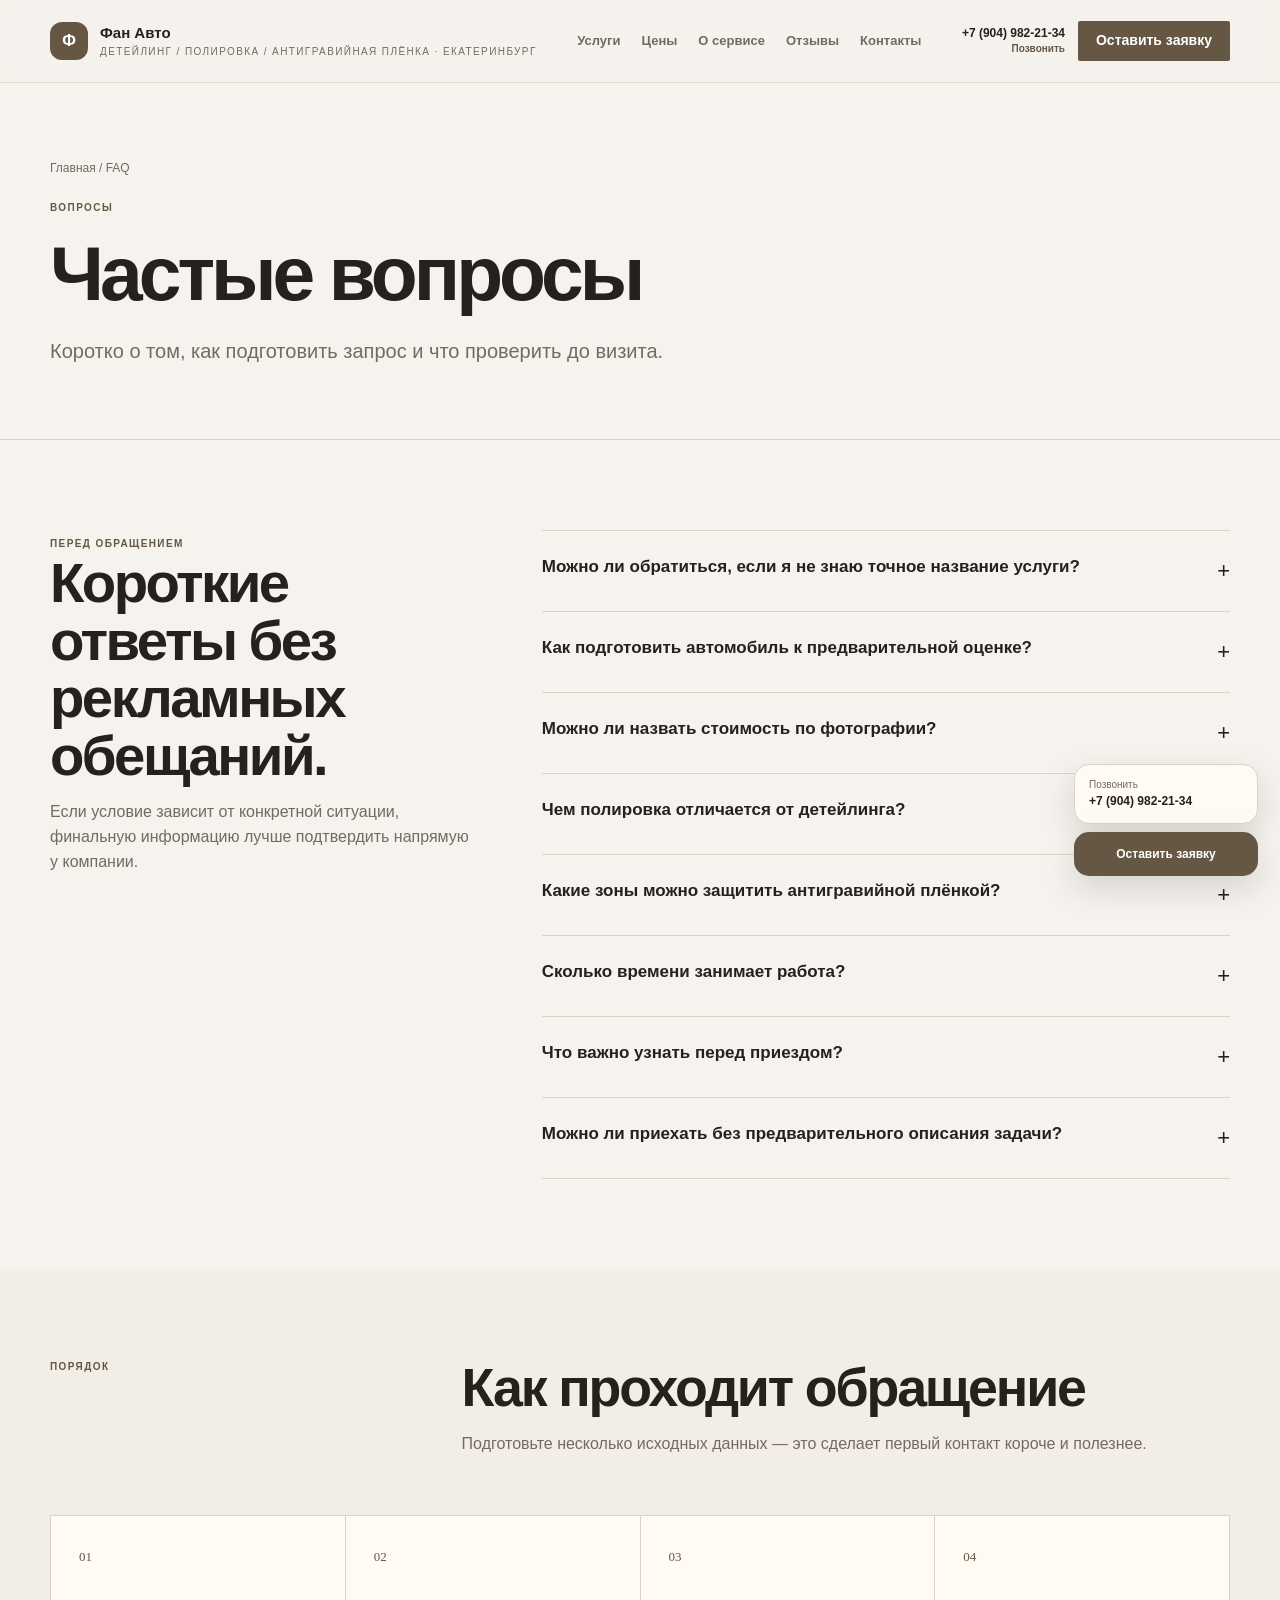
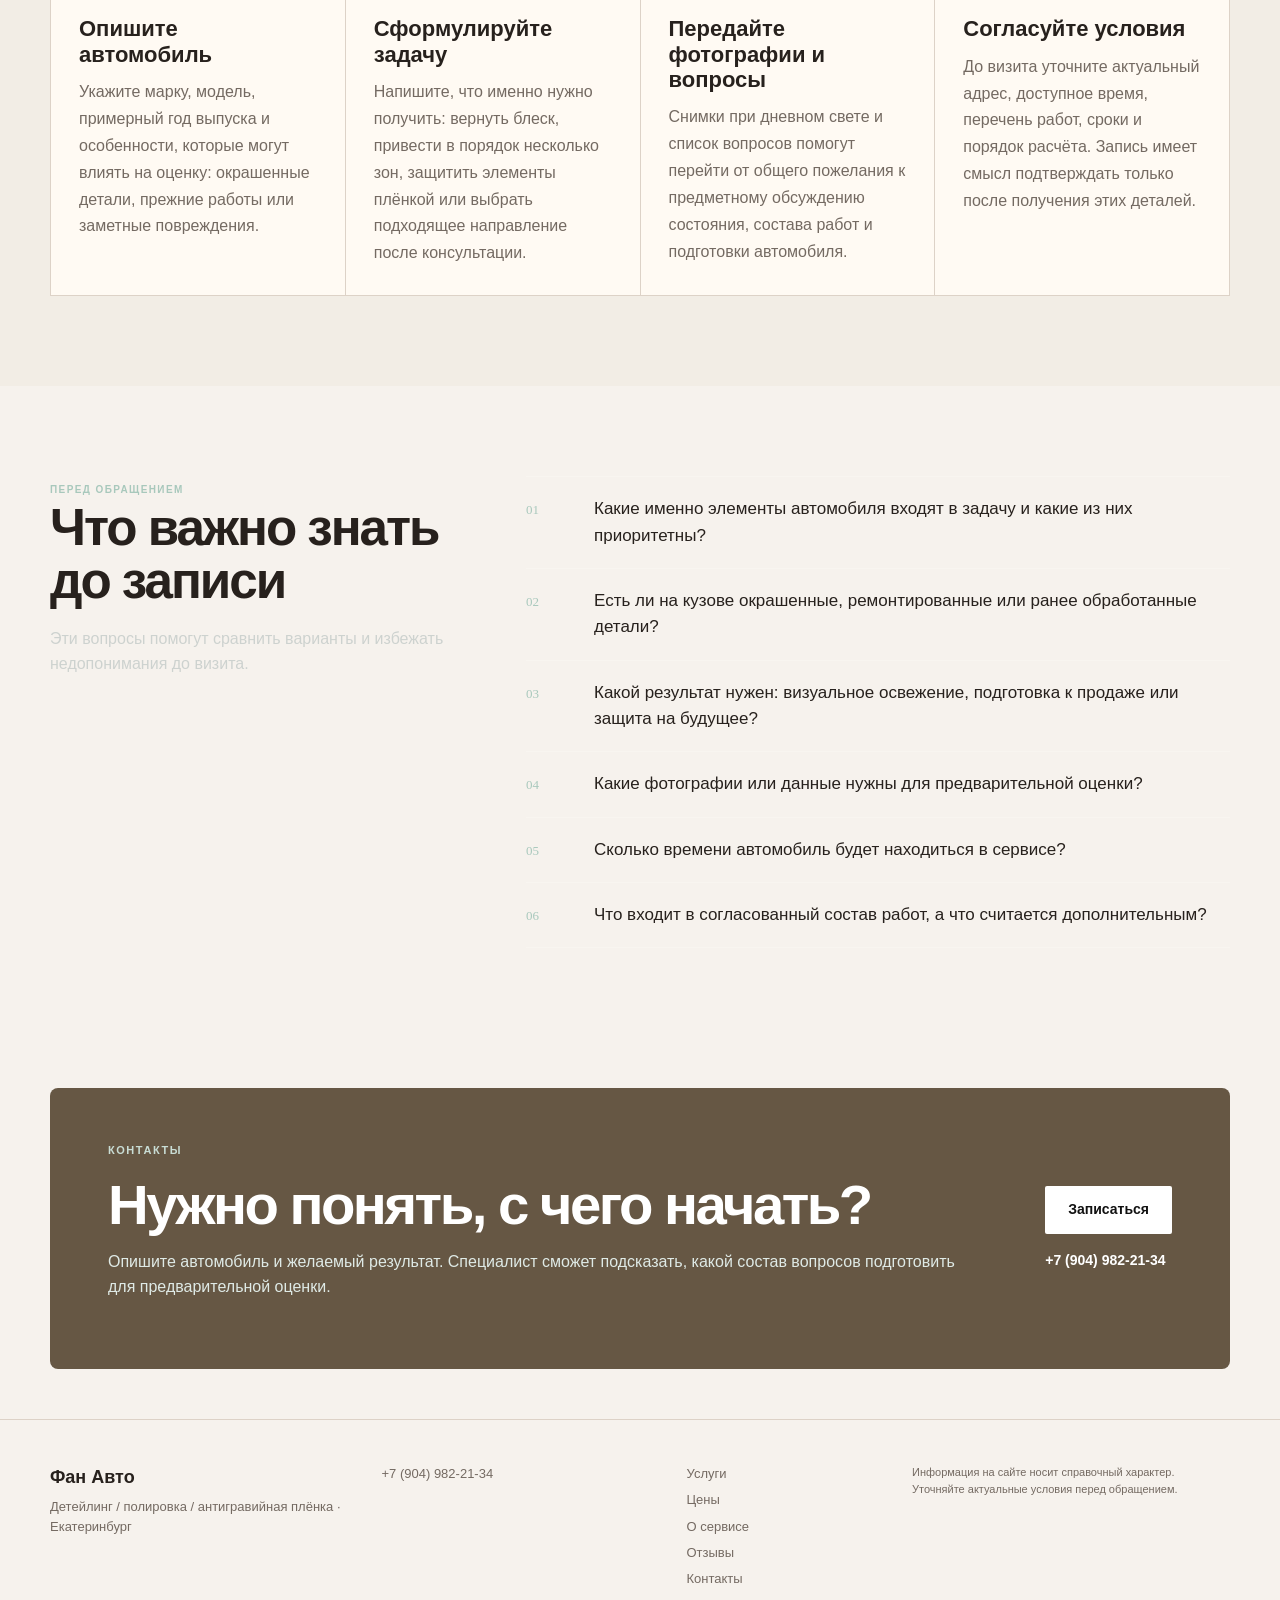
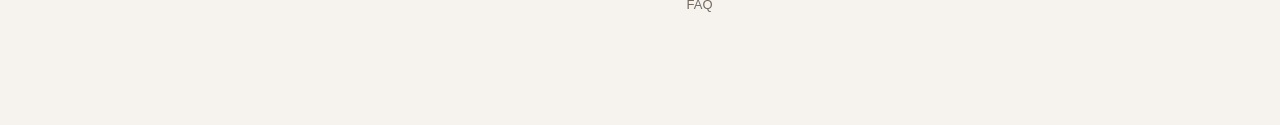
<file: faq.html>
<!doctype html>
<html lang="ru">
<head>
  <meta charset="utf-8">
  <meta name="viewport" content="width=device-width,initial-scale=1,viewport-fit=cover">
  <title>Вопросы и ответы — Фан Авто</title>
  <meta name="description" content="Фан Авто — Детейлинг / полировка / антигравийная плёнка · Екатеринбург. Услуги, цены, отзывы и контакты.">
  <meta name="theme-color" content="#f4f2ed">
  <meta name="robots" content="index,follow">
  <link rel="canonical" href="faq.html">
  <meta property="og:type" content="website">
  <meta property="og:title" content="Вопросы и ответы — Фан Авто">
  <meta property="og:description" content="Фан Авто — Детейлинг / полировка / антигравийная плёнка · Екатеринбург. Услуги, цены, отзывы и контакты.">
  <meta name="twitter:card" content="summary_large_image">
  <link rel="icon" href="favicon.svg" type="image/svg+xml">
  <link rel="manifest" href="site.webmanifest">
  <script>document.documentElement.classList.add('js')</script>
  <style>:root{
  --bg:#f4f2ed;--paper:#fff;--ink:#191918;--muted:#6f6d68;--line:#dcd8cf;--accent:#214f45;--accent-2:#dbe7e1;--dark:#18211f;--radius:22px;--max:1180px;--shadow:0 24px 70px rgba(22,27,25,.08);--serif:Georgia,'Times New Roman',serif;--sans:Inter,-apple-system,BlinkMacSystemFont,'Segoe UI',Arial,sans-serif
}
*{box-sizing:border-box}html{scroll-behavior:smooth;scroll-padding-top:104px}body{margin:0;background:var(--bg);color:var(--ink);font-family:var(--sans);font-size:16px;line-height:1.55;-webkit-font-smoothing:antialiased}img{max-width:100%;display:block}a{color:inherit}button,input,textarea{font:inherit}.wrap{width:min(calc(100% - 48px),var(--max));margin:auto}.site-header{position:sticky;top:0;z-index:90;background:color-mix(in srgb,var(--bg) 90%,transparent);backdrop-filter:blur(16px);border-bottom:1px solid color-mix(in srgb,var(--line) 82%,transparent)}.header-inner{min-height:82px;display:flex;align-items:center;justify-content:space-between;gap:24px}.brand{display:flex;align-items:center;gap:12px;text-decoration:none;min-width:210px}.brand-mark{width:38px;height:38px;border-radius:12px;display:grid;place-items:center;background:var(--accent);color:#fff;font-weight:800}.brand-copy{display:grid;line-height:1.12}.brand-copy b{font-size:15px}.brand-copy small{font-size:10px;text-transform:uppercase;letter-spacing:.14em;color:var(--muted);margin-top:4px}.nav{display:flex;align-items:center;gap:21px}.nav a{text-decoration:none;font-size:13px;font-weight:700;color:var(--muted);position:relative}.nav a:hover,.nav a[aria-current=page]{color:var(--ink)}.nav a[aria-current=page]:after{content:"";position:absolute;left:0;right:0;bottom:-11px;height:2px;background:var(--accent)}.header-actions{display:flex;align-items:center;gap:13px}.header-phone{text-decoration:none;font-size:13px;font-weight:700}.button{display:inline-flex;align-items:center;justify-content:center;min-height:48px;padding:0 22px;border:1px solid transparent;border-radius:999px;text-decoration:none;font-weight:750;font-size:14px;transition:transform .18s ease,background .18s ease,border-color .18s ease}.button:hover{transform:translateY(-1px)}.button.primary{background:var(--accent);color:#fff}.button.secondary{background:var(--ink);color:#fff}.button.ghost{border-color:var(--line);background:transparent}.button.light{background:#fff;color:#111}.button.compact{min-height:40px;padding:0 17px}.text-button{text-decoration:none;font-weight:800;font-size:14px;display:inline-flex;align-items:center;gap:7px}.text-button:hover{text-decoration:underline;text-underline-offset:4px}.light-text{color:#fff}.burger{display:none;width:42px;height:42px;border:1px solid var(--line);background:transparent;border-radius:50%;padding:12px;cursor:pointer}.burger span{display:block;height:1.5px;background:var(--ink);margin:5px 0}.overline{display:block;text-transform:uppercase;letter-spacing:.14em;font-size:11px;font-weight:850;color:var(--accent);margin-bottom:17px}.reveal{opacity:0;transform:translateY(16px);transition:opacity .55s ease,transform .65s cubic-bezier(.2,.7,.2,1)}.reveal.is-visible{opacity:1;transform:none}

/* Home */
.hero-v4{padding:42px 0 18px}.hero-shell{min-height:610px;display:grid;grid-template-columns:1.02fr .98fr;background:var(--paper);border:1px solid var(--line);border-radius:calc(var(--radius) + 8px);overflow:hidden;box-shadow:var(--shadow)}.hero-main{padding:76px 66px;display:flex;flex-direction:column;justify-content:center}.hero-main h1{font-size:clamp(50px,5.7vw,82px);line-height:.96;letter-spacing:-.055em;margin:0 0 28px;max-width:780px}.hero-lede{font-size:20px;line-height:1.5;color:var(--muted);max-width:650px;margin:0 0 30px}.hero-actions{display:flex;gap:12px;flex-wrap:wrap}.hero-note{font-size:12px;color:var(--muted);margin-top:24px;max-width:520px}.hero-visual{margin:0;position:relative;min-height:610px;background:var(--accent-2);overflow:hidden}.hero-visual img{width:100%;height:100%;object-fit:cover}.hero-visual figcaption{position:absolute;right:15px;bottom:15px;padding:7px 10px;background:rgba(255,255,255,.9);border-radius:999px;font-size:10px;font-weight:800}.hero-monogram{height:100%;display:grid;place-items:center;background:linear-gradient(145deg,var(--accent-2),#fff)}.hero-monogram span{font-family:var(--serif);font-size:190px;color:var(--accent);opacity:.45}.fact-strip{display:grid;grid-template-columns:repeat(4,1fr);margin-top:14px;border:1px solid var(--line);background:var(--paper);border-radius:var(--radius);overflow:hidden}.fact-strip>div{padding:18px 20px;border-right:1px solid var(--line);display:grid;gap:4px}.fact-strip>div:last-child{border-right:0}.fact-strip strong{font-size:13px}.fact-strip span{font-size:11px;color:var(--muted)}.urgent-band{padding:22px 0}.urgent-band-inner{border-top:1px solid var(--line);border-bottom:1px solid var(--line);display:flex;align-items:center;justify-content:space-between;gap:26px;padding:24px 0}.urgent-band-inner>div{display:grid;grid-template-columns:auto auto;column-gap:10px;align-items:center}.urgent-band-inner p{grid-column:2;margin:3px 0 0;color:var(--muted);font-size:14px}.signal{width:9px;height:9px;border-radius:50%;background:#c85d4d;box-shadow:0 0 0 6px rgba(200,93,77,.12)}.section-v4{padding:104px 0}.section-v4.tone{background:color-mix(in srgb,var(--accent-2) 42%,var(--bg))}.section-intro{display:grid;grid-template-columns:1.08fr .92fr;gap:80px;align-items:end;margin-bottom:46px}.section-intro h2,.closing-card h2,.faq-title h2,.contact-copy h2{font-size:clamp(40px,4.4vw,64px);line-height:1.02;letter-spacing:-.045em;margin:0}.section-intro p{margin:0;color:var(--muted);font-size:17px;max-width:540px}.service-index{border-top:1px solid var(--line)}.service-line{display:grid;grid-template-columns:64px 1fr 30px;gap:20px;align-items:center;padding:23px 8px;border-bottom:1px solid var(--line);text-decoration:none;transition:padding .18s ease,background .18s ease}.service-line:hover{padding-left:18px;background:color-mix(in srgb,var(--paper) 75%,transparent)}.service-line b{display:block;font-size:21px}.service-line small{display:block;color:var(--muted);font-size:13px;margin-top:4px}.service-no{font-family:var(--serif);font-size:14px;color:var(--muted)}.arrow{font-size:23px}.section-bottom{margin-top:28px;display:flex;justify-content:space-between;gap:18px;align-items:center}.fineprint{font-size:12px;color:var(--muted)}.price-board{background:var(--paper);border:1px solid var(--line);border-radius:var(--radius);overflow:hidden}.price-line{display:grid;grid-template-columns:1fr auto;gap:30px;align-items:center;padding:22px 26px;border-bottom:1px solid var(--line)}.price-line:last-child{border-bottom:0}.price-line span{font-size:16px}.price-line strong{font-size:20px}.price-message{display:grid;grid-template-columns:1fr 1fr;gap:40px;padding:44px;background:var(--paper);border-radius:var(--radius);border:1px solid var(--line)}.price-message h3{font-size:34px;margin:0}.price-message p{color:var(--muted);margin:0 0 20px}.doctor-feature{display:grid;grid-template-columns:.82fr 1.18fr;min-height:470px;background:var(--dark);color:#fff;border-radius:calc(var(--radius) + 8px);overflow:hidden}.doctor-photo{min-height:470px;background:color-mix(in srgb,var(--accent) 55%,#111);display:grid;place-items:center}.doctor-photo img{width:100%;height:100%;object-fit:cover}.doctor-photo>span{font-family:var(--serif);font-size:140px;opacity:.65}.doctor-copy{padding:58px;display:flex;flex-direction:column;justify-content:center}.doctor-copy .overline{color:#a8c8bc}.doctor-copy h3{font-size:clamp(38px,4vw,60px);line-height:1.04;letter-spacing:-.04em;margin:0 0 20px}.doctor-copy p{color:#cfd5d2;max-width:580px}.doctor-actions{display:flex;gap:20px;align-items:center;margin-top:20px}.doctor-actions .text-button{color:#fff}.doctor-feature.no-photo{grid-template-columns:1fr}.gallery-mosaic{display:grid;grid-template-columns:1.2fr .8fr .8fr;grid-template-rows:260px 260px;gap:12px}.gallery-item{margin:0;position:relative;overflow:hidden;border-radius:var(--radius);background:#ddd}.gallery-item.item-1{grid-row:1/3}.gallery-item.item-4,.gallery-item.item-5{display:none}.gallery-item img{width:100%;height:100%;object-fit:cover;transition:transform .45s ease}.gallery-item:hover img{transform:scale(1.02)}.gallery-item figcaption{position:absolute;bottom:12px;left:12px;background:rgba(255,255,255,.9);padding:7px 10px;border-radius:999px;font-size:10px;font-weight:800}.gallery-empty{padding:80px 40px;text-align:center;border:1px dashed var(--line);border-radius:var(--radius)}.gallery-empty b{font-size:38px}.gallery-empty p{color:var(--muted)}.review-layout{display:grid;grid-template-columns:.38fr .62fr;gap:70px;align-items:center}.review-score{display:flex;align-items:flex-end;gap:14px}.review-score strong{font-family:var(--serif);font-size:110px;line-height:.8;color:var(--accent)}.review-score span{font-size:13px;color:var(--muted)}.review-copy h2{font-size:clamp(40px,4vw,62px);line-height:1.02;letter-spacing:-.04em;margin:0 0 22px}.review-copy blockquote{font-size:23px;line-height:1.48;margin:0 0 28px;padding:0;border:0}.review-copy p{color:var(--muted)}.review-links{display:flex;gap:24px;flex-wrap:wrap}.faq-layout{display:grid;grid-template-columns:.38fr .62fr;gap:70px}.faq-title p{color:var(--muted)}.faq-list{border-top:1px solid var(--line)}.faq-list details{border-bottom:1px solid var(--line)}.faq-list summary{list-style:none;cursor:pointer;padding:23px 0;font-size:17px;font-weight:750;display:flex;justify-content:space-between;gap:20px}.faq-list summary::-webkit-details-marker{display:none}.faq-list summary span{font-size:22px;font-weight:400;transition:transform .2s}.faq-list details[open] summary span{transform:rotate(45deg)}.faq-list details p{color:var(--muted);margin:0;padding:0 42px 23px 0}.contact-v4{padding:40px 0 90px}.contact-shell{background:var(--dark);color:#fff;border-radius:calc(var(--radius) + 12px);padding:66px;display:grid;grid-template-columns:1fr 1fr;gap:80px}.contact-copy .overline{color:#a8c8bc}.contact-copy p{color:#cfd5d2;font-size:17px}.contact-actions{display:flex;gap:18px;align-items:center;margin-top:28px}.contact-data{border-top:1px solid rgba(255,255,255,.2)}.contact-data>div{padding:18px 0;border-bottom:1px solid rgba(255,255,255,.2);display:grid;grid-template-columns:90px 1fr;gap:20px}.contact-data span{color:#aab3af;font-size:12px}.contact-data b,.contact-data a{font-size:15px;text-decoration:none}.contact-data a:hover{text-decoration:underline}.closing-cta{padding:50px 0}.closing-card{background:var(--accent);color:#fff;padding:54px 58px;border-radius:calc(var(--radius) + 6px);display:grid;grid-template-columns:1fr auto;gap:60px;align-items:center}.closing-card .overline{color:#c9ddd5}.closing-card p{color:#dfeae6}.closing-actions{display:grid;gap:16px;justify-items:start}.site-footer{border-top:1px solid var(--line);padding:44px 0 110px}.footer-grid{display:grid;grid-template-columns:1.1fr 1fr .7fr 1.2fr;gap:40px;font-size:13px;color:var(--muted)}.footer-brand{font-size:18px;font-weight:850;color:var(--ink);text-decoration:none}.footer-grid p{margin:5px 0}.footer-grid a{text-decoration:none}.footer-links{display:grid;gap:6px}.legal{font-size:11px}.mobile-actions{display:none}

/* Inner pages */
.page-hero{padding:76px 0 52px;border-bottom:1px solid var(--line)}.page-hero h1{font-size:clamp(48px,6vw,82px);line-height:.98;letter-spacing:-.052em;margin:18px 0 24px;max-width:950px}.page-hero .lead{font-size:20px;color:var(--muted);max-width:760px}.breadcrumb{font-size:12px;color:var(--muted);margin-bottom:16px}.breadcrumb a{text-decoration:none}.eyebrow{display:inline-block;text-transform:uppercase;letter-spacing:.14em;font-size:10px;font-weight:850;color:var(--accent)}.section{padding:90px 0}.section.soft{background:color-mix(in srgb,var(--accent-2) 38%,var(--bg))}.section-head{display:grid;grid-template-columns:.32fr .68fr;gap:50px;margin-bottom:42px}.section-head h2{font-size:clamp(38px,4.2vw,60px);line-height:1.05;letter-spacing:-.04em;margin:0}.section-head p{color:var(--muted)}.kicker{font-size:10px;text-transform:uppercase;letter-spacing:.14em;font-weight:850;color:var(--accent)}.grid{display:grid;gap:1px;background:var(--line);border:1px solid var(--line)}.grid-3{grid-template-columns:repeat(3,1fr)}.service-grid{grid-template-columns:repeat(2,1fr)}.card{background:var(--paper);padding:32px}.card h2,.card h3{margin:13px 0 12px;font-size:28px;line-height:1.1}.card p{color:var(--muted)}.card a,.card-link{text-decoration:none;font-weight:800}.linked-card{text-decoration:none}.num{font-family:var(--serif);font-size:12px;color:var(--muted)}.price-list{border-top:1px solid var(--line)}.price-row{display:grid;grid-template-columns:1fr .65fr auto;gap:20px;padding:20px 0;border-bottom:1px solid var(--line);align-items:center}.price-row span{color:var(--muted);font-size:12px}.price-row strong{font-size:20px}.fineprint{margin-top:16px}.price-empty{display:grid;grid-template-columns:1fr 1fr;gap:50px;padding:40px;border:1px solid var(--line);background:var(--paper);border-radius:var(--radius)}.price-empty h3{font-size:36px;margin:14px 0}.price-empty p{color:var(--muted)}.inline-strong{font-weight:850;text-decoration:none}.urgent-grid{display:grid;grid-template-columns:repeat(2,1fr);border-top:1px solid var(--line);border-left:1px solid var(--line)}.urgent{min-height:230px;padding:28px;border-right:1px solid var(--line);border-bottom:1px solid var(--line);display:grid;grid-template-columns:42px 1fr;gap:15px}.urgent h3{font-size:26px;margin:0 0 10px}.urgent p{color:var(--muted)}.urgent .link{text-decoration:none;font-weight:800;font-size:13px}.doctor{display:grid;grid-template-columns:1fr 1fr;background:var(--dark);color:#fff;border-radius:var(--radius);overflow:hidden}.doctor-card{padding:52px}.doctor-card h3{font-size:44px;line-height:1.05}.doctor-card p{color:#cfd5d2}.doctor-card .call{display:inline-flex;margin-top:15px;background:#fff;color:#111;text-decoration:none;padding:12px 18px;border-radius:999px;font-weight:800}.doctor-proof{min-height:360px;display:grid;place-items:center;background:#26332f}.doctor-proof img{width:100%;height:100%;object-fit:cover}.doctor-letter{font-family:var(--serif);font-size:120px}.text-proof{padding:50px;place-items:start;align-content:center}.text-proof strong{font-size:40px}.split{display:grid;grid-template-columns:1fr 1fr;gap:1px;background:var(--line);border:1px solid var(--line)}.split>div{background:var(--paper);padding:34px}.plain{list-style:none;margin:18px 0 0;padding:0}.plain li{display:flex;justify-content:space-between;gap:15px;border-top:1px solid var(--line);padding:14px 0}.plain a{text-decoration:none;font-weight:700}.plain span{color:var(--muted);font-size:12px}.gallery-strip{display:grid;grid-template-columns:1.25fr .75fr .75fr;gap:10px;min-height:410px}.shot{margin:0;position:relative;overflow:hidden;background:#ddd;min-height:220px}.shot-main{grid-row:span 2}.shot img{width:100%;height:100%;object-fit:cover}.shot figcaption{position:absolute;left:10px;bottom:10px;background:#fff;padding:6px 9px;font-size:10px}.gallery-placeholder{padding:80px;border:1px dashed var(--line);grid-column:1/-1}.section-link-row{display:flex;justify-content:space-between;gap:20px;margin-top:20px}.section-link-row a{text-decoration:none;font-weight:800}.reviews{display:grid;grid-template-columns:.65fr 1.35fr;gap:1px;background:var(--line);border:1px solid var(--line)}.review-main,.review-side{background:var(--paper);padding:40px}.rating{font-family:var(--serif);font-size:80px;color:var(--accent)}.review-main blockquote{font-size:20px;margin:24px 0}.review-main a,.review-side a{font-weight:800;text-decoration:none}.review-side p{padding:15px 0;border-bottom:1px solid var(--line)}.faq{max-width:850px;margin-left:auto}.faq details{border-top:1px solid var(--line)}.faq details:last-child{border-bottom:1px solid var(--line)}.faq summary{cursor:pointer;padding:18px 0;font-weight:800}.faq p{color:var(--muted);padding-bottom:17px}.contact{padding:76px 0}.contact-grid{display:grid;grid-template-columns:.85fr 1.15fr;gap:60px}.contact-box{padding:17px 0;border-top:1px solid var(--line);display:grid;grid-template-columns:110px 1fr;gap:15px}.contact-box span{font-size:11px;color:var(--muted)}.contact-box a,.contact-box strong{font-size:18px;text-decoration:none}.map-card{border:1px solid var(--line);background:var(--paper)}.map-abstract{min-height:330px;background:linear-gradient(135deg,var(--accent-2),#fff);display:grid;place-content:center;text-align:center;padding:30px}.map-abstract span{font-size:13px;text-transform:uppercase;letter-spacing:.12em}.map-abstract b{font-size:28px;margin-top:8px}.map-caption{padding:17px;display:flex;justify-content:space-between;gap:15px}.map-caption span{display:block;color:var(--muted);font-size:11px}.map-actions{display:flex;gap:12px}.map-actions a{text-decoration:none;font-weight:800;font-size:12px}.request-panel{display:grid;grid-template-columns:.8fr 1.2fr;gap:55px}.wa-form{display:grid;gap:14px}.wa-form label{display:grid;gap:6px;font-size:12px;font-weight:800}.wa-form input,.wa-form textarea{padding:14px 15px;border:1px solid var(--line);background:var(--paper);border-radius:12px}.wa-form .btn,.btn{display:inline-flex;justify-content:center;align-items:center;text-decoration:none;border:0;background:var(--accent);color:#fff;padding:13px 19px;border-radius:999px;font-weight:800;cursor:pointer}.btn.alt{background:transparent;color:var(--ink);border:1px solid var(--line)}.actions{display:flex;gap:12px;flex-wrap:wrap}.doctor-detail-grid{display:grid;grid-template-columns:1fr .5fr;gap:60px;align-items:end}.doctor-detail-photo{min-height:330px;background:var(--accent-2);display:grid;place-items:center;overflow:hidden;border-radius:var(--radius)}.doctor-detail-photo img{width:100%;height:100%;object-fit:cover}.doctor-detail-photo span{font-family:var(--serif);font-size:110px}.detail-layout{display:grid;grid-template-columns:1.25fr .75fr;gap:60px}.detail-copy h2{font-size:42px}.detail-copy p{color:var(--muted)}.detail-aside{padding:32px;border:1px solid var(--line);background:var(--paper);align-self:start}.detail-aside h3{font-size:29px}.check-list{padding-left:18px}.check-list li{margin:10px 0}.full-gallery{display:grid;grid-template-columns:repeat(3,1fr);gap:10px}.full-gallery figure{margin:0;min-height:270px;position:relative;overflow:hidden}.full-gallery figure:first-child{grid-column:span 2;grid-row:span 2}.full-gallery img{width:100%;height:100%;object-fit:cover;cursor:zoom-in}.full-gallery figcaption{position:absolute;left:10px;bottom:10px;background:#fff;padding:6px 9px;font-size:10px}.reputation-bar{display:flex;gap:1px;background:var(--line);border:1px solid var(--line)}.reputation-bar>div{background:var(--paper);padding:24px;flex:1}.reputation-bar b{display:block;font-size:29px}.reputation-bar span{color:var(--muted);font-size:11px}.source-note{font-size:11px;color:var(--muted)}

/* Four distinct families */
body[data-family="editorial"]{--bg:#f2efe9;--paper:#fbfaf7;--accent:#254f44;--accent-2:#dfe8e2;--dark:#17221e;--radius:4px}body[data-family="editorial"] .hero-main h1,body[data-family="editorial"] .section-intro h2,body[data-family="editorial"] .page-hero h1{font-family:var(--serif);font-weight:500;letter-spacing:-.045em}body[data-family="editorial"] .hero-shell{box-shadow:none}body[data-family="editorial"] .brand-mark{border-radius:2px}body[data-family="editorial"] .button{border-radius:2px}
body[data-family="gallery"]{--bg:#f7f4f0;--paper:#fffdfa;--accent:#8a493e;--accent-2:#efe0da;--dark:#261d1b;--radius:28px}body[data-family="gallery"] .hero-shell{position:relative;display:block;min-height:690px;background:var(--dark)}body[data-family="gallery"] .hero-visual{position:absolute;inset:0;min-height:690px}body[data-family="gallery"] .hero-visual:after{content:"";position:absolute;inset:0;background:linear-gradient(90deg,rgba(18,13,12,.74) 0%,rgba(18,13,12,.22) 64%,rgba(18,13,12,.06) 100%)}body[data-family="gallery"] .hero-main{position:relative;z-index:2;color:#fff;min-height:690px;width:min(680px,70%);padding:76px}body[data-family="gallery"] .hero-lede,body[data-family="gallery"] .hero-note{color:#e3ddda}body[data-family="gallery"] .hero-main .overline{color:#f2c9be}body[data-family="gallery"] .button.ghost{border-color:rgba(255,255,255,.5);color:#fff}body[data-family="gallery"] .hero-monogram{background:linear-gradient(135deg,#815649,#34201c)}body[data-family="gallery"] .hero-monogram span{color:#fff}
body[data-family="precision"]{--bg:#f2f5f7;--paper:#fff;--ink:#10202b;--muted:#65717a;--line:#ced8df;--accent:#145b7a;--accent-2:#dbeaf1;--dark:#102c3a;--radius:12px}body[data-family="precision"] .hero-shell{box-shadow:none;border-radius:0;border-left:6px solid var(--accent)}body[data-family="precision"] .hero-main{padding:70px}body[data-family="precision"] .hero-main h1{font-weight:720}body[data-family="precision"] .fact-strip{border-radius:0}body[data-family="precision"] .service-line{grid-template-columns:80px 1fr 30px}body[data-family="precision"] .button{border-radius:8px}body[data-family="precision"] .brand-mark{border-radius:8px}
body[data-family="warm"]{--bg:#f5f1e8;--paper:#fffdf8;--ink:#302921;--muted:#786f64;--line:#dfd5c7;--accent:#7d5b35;--accent-2:#eadfcd;--dark:#3d3328;--radius:30px}body[data-family="warm"] .hero-shell{grid-template-columns:.92fr 1.08fr}body[data-family="warm"] .hero-visual{order:-1}body[data-family="warm"] .hero-main h1,body[data-family="warm"] .section-intro h2,body[data-family="warm"] .page-hero h1{font-family:var(--serif);font-weight:500}body[data-family="warm"] .hero-main{padding:64px}body[data-family="warm"] .brand-mark{background:#7d5b35}body[data-family="warm"] .button.primary{background:#7d5b35}

.lightbox{position:fixed;z-index:130;inset:0;background:rgba(10,12,12,.92);display:grid;place-items:center;padding:28px;opacity:0;pointer-events:none;transition:opacity .2s}.lightbox.open{opacity:1;pointer-events:auto}.lightbox img{max-width:94vw;max-height:88vh}.lightbox button{position:absolute;right:22px;top:18px;width:46px;height:46px;border:0;border-radius:50%;background:#fff;color:#111;font-size:25px;cursor:pointer}

@media(max-width:1040px){.header-phone{display:none}.nav{gap:14px}.hero-main{padding:56px 42px}.hero-shell{min-height:540px}.hero-visual{min-height:540px}.fact-strip{grid-template-columns:repeat(2,1fr)}.fact-strip>div:nth-child(2){border-right:0}.fact-strip>div:nth-child(-n+2){border-bottom:1px solid var(--line)}.section-intro,.review-layout,.faq-layout,.contact-shell,.closing-card,.section-head,.request-panel,.detail-layout{grid-template-columns:1fr;gap:28px}.gallery-mosaic{grid-template-columns:1fr 1fr;grid-template-rows:330px 230px}.gallery-item.item-1{grid-column:1/-1;grid-row:auto}.doctor-feature{grid-template-columns:.8fr 1.2fr}.footer-grid{grid-template-columns:1fr 1fr}.grid-3{grid-template-columns:repeat(2,1fr)}body[data-family="gallery"] .hero-main{width:75%;padding:58px}body[data-family="warm"] .hero-shell{grid-template-columns:1fr 1fr}}
@media(max-width:820px){.nav{display:none;position:absolute;top:81px;left:0;right:0;background:var(--paper);padding:18px 24px 24px;flex-direction:column;align-items:stretch;border-bottom:1px solid var(--line)}.nav.open{display:flex}.nav a{font-size:16px;padding:7px 0}.nav a[aria-current=page]:after{display:none}.burger{display:block}.header-actions .button{display:none}.hero-shell,body[data-family="warm"] .hero-shell{grid-template-columns:1fr}.hero-main{padding:48px 36px;order:1}.hero-visual,body[data-family="gallery"] .hero-visual{min-height:380px;position:relative;inset:auto;order:0}body[data-family="gallery"] .hero-shell{min-height:0;background:var(--paper)}body[data-family="gallery"] .hero-visual:after{background:linear-gradient(0deg,rgba(18,13,12,.25),transparent)}body[data-family="gallery"] .hero-main{min-height:auto;width:auto;padding:48px 36px;color:var(--ink)}body[data-family="gallery"] .hero-lede,body[data-family="gallery"] .hero-note{color:var(--muted)}body[data-family="gallery"] .hero-main .overline{color:var(--accent)}body[data-family="gallery"] .button.ghost{border-color:var(--line);color:var(--ink)}.urgent-band-inner{align-items:flex-start;flex-direction:column}.service-line{grid-template-columns:46px 1fr 24px}.doctor-feature{grid-template-columns:1fr}.doctor-photo{min-height:340px}.gallery-mosaic{grid-template-columns:1fr 1fr;grid-template-rows:260px 210px}.gallery-item.item-1{grid-column:1/-1}.contact-shell{padding:46px 36px}.closing-card{padding:44px 36px}.mobile-actions{display:grid;grid-template-columns:repeat(3,1fr);position:fixed;left:0;right:0;bottom:0;z-index:100;background:#fff;border-top:1px solid var(--line);padding-bottom:env(safe-area-inset-bottom)}.mobile-actions a{text-decoration:none;text-align:center;padding:13px 6px;font-size:12px;font-weight:800}.mobile-actions .accent{background:var(--accent);color:#fff}.site-footer{padding-bottom:120px}.doctor-detail-grid{grid-template-columns:1fr}.doctor-detail-photo{min-height:300px}.contact-grid{grid-template-columns:1fr}.gallery-strip{grid-template-columns:1fr 1fr}.shot-main{grid-column:1/-1;grid-row:auto}.urgent-grid{grid-template-columns:1fr}.service-grid{grid-template-columns:1fr}.price-empty{grid-template-columns:1fr}.reviews{grid-template-columns:1fr}.full-gallery{grid-template-columns:1fr 1fr}}
@media(max-width:600px){.wrap{width:min(calc(100% - 28px),var(--max))}.header-inner{min-height:70px}.nav{top:70px}.brand-copy small{display:none}.brand{min-width:0}.brand-mark{width:34px;height:34px}.hero-v4{padding-top:18px}.hero-main{padding:38px 24px}.hero-main h1{font-size:45px}.hero-lede{font-size:17px}.hero-actions{display:grid}.hero-actions .button{width:100%}.hero-visual{min-height:300px!important}.fact-strip{grid-template-columns:1fr}.fact-strip>div{border-right:0!important;border-bottom:1px solid var(--line)!important}.fact-strip>div:last-child{border-bottom:0!important}.section-v4{padding:72px 0}.section-intro{margin-bottom:30px}.section-intro h2,.faq-title h2,.contact-copy h2,.closing-card h2{font-size:39px}.service-line{padding:18px 0}.service-line small{display:none}.price-line{padding:18px}.price-line strong{font-size:17px}.price-message{grid-template-columns:1fr;padding:28px}.doctor-copy{padding:32px 26px}.doctor-copy h3{font-size:39px}.doctor-actions{align-items:flex-start;flex-direction:column}.gallery-mosaic{display:grid;grid-template-columns:1fr;grid-template-rows:auto}.gallery-item{min-height:260px}.gallery-item.item-1{grid-column:auto}.gallery-item.item-3{display:none}.review-score strong{font-size:82px}.review-copy blockquote{font-size:19px}.faq-layout{gap:34px}.contact-shell{padding:38px 25px}.contact-data>div{grid-template-columns:1fr;gap:4px}.contact-actions{align-items:flex-start;flex-direction:column}.footer-grid{grid-template-columns:1fr}.closing-card{padding:36px 25px}.page-hero{padding:54px 0 38px}.page-hero h1{font-size:44px}.page-hero .lead{font-size:17px}.section{padding:65px 0}.section-head h2{font-size:38px}.grid-3{grid-template-columns:1fr}.price-row{grid-template-columns:1fr auto}.price-row span{display:none}.urgent{min-height:190px}.doctor{grid-template-columns:1fr}.doctor-card{padding:30px}.doctor-proof{min-height:280px}.split{grid-template-columns:1fr}.gallery-strip{grid-template-columns:1fr}.shot-main{grid-column:auto}.section-link-row{display:grid}.request-panel{gap:24px}.full-gallery{grid-template-columns:1fr}.full-gallery figure:first-child{grid-column:auto;grid-row:auto}.map-caption{display:block}.map-actions{margin-top:12px}.doctor-detail-photo{min-height:260px}.detail-copy h2{font-size:34px}}
@media(prefers-reduced-motion:reduce){*{scroll-behavior:auto!important;animation:none!important;transition:none!important}.reveal{opacity:1!important;transform:none!important}}
/* Inner-page refinements */
.doctor-grid{grid-template-columns:repeat(2,1fr)}.doctor-grid .doctor-card{padding:0;display:grid;grid-template-columns:180px 1fr;min-height:220px}.doctor-grid .doctor-photo{min-height:220px;background:var(--accent-2);display:grid;place-items:center;text-decoration:none;overflow:hidden}.doctor-grid .doctor-photo img{width:100%;height:100%;object-fit:cover}.doctor-grid .doctor-photo span{font-family:var(--serif);font-size:72px;color:var(--accent)}.doctor-grid .doctor-copy{padding:28px;color:var(--ink);display:block}.doctor-grid .doctor-copy h2{font-size:26px;margin:0 0 8px;line-height:1.1}.doctor-grid .doctor-copy p{color:var(--muted);margin:0 0 20px}.empty-state{padding:70px 36px;border:1px dashed var(--line);background:var(--paper);text-align:center;grid-column:1/-1}.empty-state h2{font-size:34px;max-width:720px;margin:auto}.visual-disclaimer{font-size:11px;color:var(--muted);margin-top:18px}.text-link{font-weight:800;text-decoration:none}.subtle-link{display:block;margin-top:14px;font-size:12px;color:#d3d9d6}.service-detail-hero .actions{margin-top:28px}
@media(max-width:820px){.doctor-grid{grid-template-columns:1fr}.doctor-grid .doctor-card{grid-template-columns:150px 1fr}}
@media(max-width:600px){.doctor-grid .doctor-card{grid-template-columns:1fr}.doctor-grid .doctor-photo{min-height:280px}.doctor-grid .doctor-copy{padding:24px}}
/* Graceful fallback if a remote photo is temporarily unavailable. */
.hero-visual.image-failed,.gallery-item.image-failed,.shot.image-failed,.doctor-photo.image-failed,.doctor-detail-photo.image-failed,.full-gallery figure.image-failed{background:linear-gradient(145deg,var(--accent-2),color-mix(in srgb,var(--paper) 80%,var(--accent-2)));position:relative}.hero-visual.image-failed:after{content:"";position:absolute;inset:16%;border:1px solid color-mix(in srgb,var(--accent) 25%,transparent);border-radius:50%;opacity:.45}.gallery-item.image-failed:after,.shot.image-failed:after,.full-gallery figure.image-failed:after{content:"Фото компании";position:absolute;left:18px;bottom:16px;font-size:11px;font-weight:800;color:var(--muted)}

/* ===== Universal V7: content-rich layouts ===== */
.section-v7{padding:88px 0}.tone-soft{background:color-mix(in srgb,var(--paper) 72%,var(--accent-2))}.section-intro.compact{margin-bottom:34px}.rich-intro{display:grid;grid-template-columns:.78fr 1.22fr;gap:84px;align-items:start}.rich-intro h2{font-size:clamp(38px,4.1vw,60px);line-height:1.02;letter-spacing:-.045em;margin:0 0 22px}.rich-intro-lead{font-size:18px;color:var(--muted);max-width:500px}.prose-stack{max-width:760px}.prose-stack p{font-size:17px;line-height:1.78;margin:0 0 22px;color:color-mix(in srgb,var(--ink) 82%,var(--muted))}.prose-stack p:first-child{font-size:20px;line-height:1.65;color:var(--ink)}
.scenario-grid{display:grid;grid-template-columns:repeat(3,1fr);gap:14px}.scenario-card{background:var(--paper);border:1px solid var(--line);border-radius:var(--radius);padding:30px;min-height:270px;display:flex;flex-direction:column}.scenario-no{font-family:var(--serif);font-size:13px;color:var(--accent);margin-bottom:auto}.scenario-card h3{font-size:25px;line-height:1.12;margin:34px 0 13px}.scenario-card p{color:var(--muted);margin:0 0 18px;line-height:1.68}.scenario-card small{font-size:11px;color:var(--muted);margin-top:auto}.process-section{border-top:1px solid var(--line);border-bottom:1px solid var(--line)}.process-grid{display:grid;grid-template-columns:repeat(4,1fr);border-top:1px solid var(--line);border-left:1px solid var(--line)}.process-step{min-height:250px;padding:28px;border-right:1px solid var(--line);border-bottom:1px solid var(--line);background:var(--paper)}.process-step>span{font-family:var(--serif);font-size:13px;color:var(--accent)}.process-step h3{font-size:22px;margin:48px 0 12px;line-height:1.15}.process-step p{color:var(--muted);margin:0;line-height:1.68}.decision-section{background:var(--dark);color:#fff}.decision-layout{display:grid;grid-template-columns:.72fr 1.28fr;gap:80px;align-items:start}.decision-layout h2{font-size:clamp(38px,4vw,58px);line-height:1.04;letter-spacing:-.04em;margin:0 0 20px}.decision-layout>div>p{color:#cdd2cf;max-width:520px}.decision-layout .overline,.decision-layout .eyebrow{color:#a8c8bc}.decision-list{list-style:none;margin:0;padding:0;border-top:1px solid rgba(255,255,255,.18)}.decision-list li{display:grid;grid-template-columns:52px 1fr;gap:16px;padding:19px 0;border-bottom:1px solid rgba(255,255,255,.18);align-items:start}.decision-list li>span{font-family:var(--serif);color:#a8c8bc;font-size:13px;padding-top:4px}.decision-list li>p{margin:0;font-size:17px;line-height:1.55}.section.soft .decision-layout{color:var(--ink)}.section.soft .decision-layout>div>p{color:var(--muted)}.section.soft .decision-layout .eyebrow{color:var(--accent)}.section.soft .decision-list{border-color:var(--line)}.section.soft .decision-list li{border-color:var(--line)}.section.soft .decision-list li>span{color:var(--accent)}.trust-point-grid{display:grid;grid-template-columns:repeat(2,1fr);gap:12px}.trust-point{display:grid;grid-template-columns:54px 1fr;gap:16px;padding:22px 24px;background:var(--paper);border:1px solid var(--line);border-radius:calc(var(--radius) * .7)}.trust-point span{font-family:var(--serif);color:var(--accent);font-size:13px}.trust-point p{margin:0;line-height:1.62}.mini-points{list-style:none;margin:18px 0 24px;padding:0;display:grid;gap:8px}.mini-points li{font-size:13px;color:var(--muted);padding-left:17px;position:relative}.mini-points li:before{content:"";position:absolute;left:0;top:.65em;width:6px;height:6px;border-radius:50%;background:var(--accent)}.question-list{margin:18px 0 26px;padding-left:18px}.question-list li{margin:0 0 12px;line-height:1.5;color:var(--muted)}.detail-copy>p{font-size:17px;line-height:1.78}.service-card p{line-height:1.65}.page-hero .lead{max-width:800px}.price-empty p{line-height:1.7}.reviews .review-side p{line-height:1.75}.faq-list details p{line-height:1.72}.contact-box strong,.contact-box a{line-height:1.45}

@media(max-width:1040px){.rich-intro,.decision-layout{grid-template-columns:1fr;gap:34px}.scenario-grid{grid-template-columns:1fr 1fr}.process-grid{grid-template-columns:1fr 1fr}.trust-point-grid{grid-template-columns:1fr}}
@media(max-width:700px){.section-v7{padding:68px 0}.scenario-grid,.process-grid{grid-template-columns:1fr}.scenario-card{min-height:220px}.process-step{min-height:210px}.process-step h3{margin-top:32px}.rich-intro h2,.decision-layout h2{font-size:38px}.prose-stack p,.detail-copy>p{font-size:16px}.decision-list li{grid-template-columns:42px 1fr}.trust-point{grid-template-columns:42px 1fr}.service-line small{display:block;font-size:12px;line-height:1.45;margin-top:6px}.service-line{align-items:start}.section-v4{padding:72px 0}}

/* Progressive enhancement: content is visible without JavaScript. Animation is enabled only when JS marks the document. */
.reveal{opacity:1;transform:none}.js .reveal{opacity:0;transform:translateY(16px)}.js .reveal.is-visible{opacity:1;transform:none}
@media(max-width:600px){.page-hero h1,.hero-main h1,.section-intro h2,.rich-intro h2,.decision-layout h2{overflow-wrap:anywhere;hyphens:auto}}

/* ===== Sale Ready V8 conversion polish ===== */
.conversion-band{padding:26px 0;background:var(--dark);color:#fff}.conversion-shell{display:flex;align-items:center;justify-content:space-between;gap:48px;padding:34px 0}.conversion-shell h2{font-size:clamp(30px,3.6vw,48px);line-height:1.05;letter-spacing:-.035em;margin:0 0 10px}.conversion-shell p{margin:0;color:#cfd5d2;max-width:700px}.conversion-shell .overline{color:#a8c8bc;margin-bottom:10px}.conversion-actions{display:flex;align-items:center;gap:22px;flex-shrink:0}.form-note{font-size:11px!important;line-height:1.45!important;color:var(--muted)!important;margin:4px 0 0!important}.page-hero .actions{display:flex;gap:12px;flex-wrap:wrap;margin-top:26px}
@media(max-width:760px){.conversion-shell{align-items:flex-start;flex-direction:column;gap:22px}.conversion-actions{width:100%;flex-direction:column;align-items:flex-start}.conversion-actions .button{width:100%}}

/* ===== Commercial V12: niche-aware interaction and less template-like composition ===== */
.section-v9{padding:96px 0;background:var(--paper)}
.intent-layout{display:grid;grid-template-columns:.72fr 1.28fr;gap:72px;align-items:start}
.intent-copy{position:sticky;top:112px}
.intent-copy h2{font-size:clamp(38px,4.5vw,64px);line-height:1.02;letter-spacing:-.045em;margin:0 0 20px;max-width:650px}
.intent-copy p{font-size:18px;line-height:1.65;color:var(--muted);max-width:520px}
.intent-copy small{display:block;margin-top:26px;font-size:12px;font-weight:800;letter-spacing:.05em;text-transform:uppercase;color:var(--accent)}
.intent-picker{display:grid;grid-template-columns:1fr .78fr;gap:14px;align-items:stretch}
.intent-options{display:grid;border-top:1px solid var(--line)}
.intent-option{appearance:none;background:transparent;border:0;border-bottom:1px solid var(--line);padding:20px 4px;text-align:left;color:var(--ink);cursor:pointer;display:grid;gap:7px;font:inherit;transition:padding .2s ease,color .2s ease}
.intent-option:hover,.intent-option:focus-visible,.intent-option.active{padding-left:16px;color:var(--accent);outline:none}
.intent-option b{font-size:20px;line-height:1.2}
.intent-option span{font-size:13px;line-height:1.55;color:var(--muted)}
.intent-result{border-radius:var(--radius);background:var(--dark);color:#fff;padding:30px;display:flex;flex-direction:column;min-height:100%}
.intent-result .overline{color:#a8c8bc}
.intent-result>p{font-size:18px;line-height:1.62;margin:28px 0 auto}
.intent-actions{display:grid;gap:10px;margin-top:34px}
.intent-result .button.ghost{border-color:rgba(255,255,255,.35);color:#fff;background:transparent}
.intent-toast{margin-top:10px;font-size:12px;color:#a8c8bc}
body[data-family="precision"] .intent-result{border-radius:4px}
body[data-family="editorial"] .intent-options{counter-reset:intent}
body[data-family="gallery"] .intent-layout{grid-template-columns:.9fr 1.1fr}
body[data-family="warm"] .intent-result{background:color-mix(in srgb,var(--dark) 88%,#6f5039)}
@media(max-width:980px){.intent-layout{grid-template-columns:1fr;gap:36px}.intent-copy{position:static}.intent-picker{grid-template-columns:1fr 1fr}}
@media(max-width:700px){.section-v9{padding:70px 0}.intent-picker{grid-template-columns:1fr}.intent-copy h2{font-size:38px}.intent-result{min-height:280px}.intent-option{padding:18px 2px}.intent-option:hover,.intent-option:focus-visible,.intent-option.active{padding-left:10px}}

/* ===== Commercial V12: eight genuinely different art directions ===== */
body[data-family="atelier"]{--bg:#f6f2ed;--paper:#fffaf3;--ink:#27211d;--muted:#746a62;--line:#ddd2c7;--accent:#8b553e;--accent-2:#efe1d6;--dark:#2d211b;--radius:2px}
body[data-family="atelier"] .hero-shell{grid-template-columns:1.15fr .85fr;background:transparent;box-shadow:none;border-top:1px solid var(--line);border-bottom:1px solid var(--line)}
body[data-family="atelier"] .hero-main h1,body[data-family="atelier"] .section-intro h2{font-family:var(--serif);font-weight:500}
body[data-family="atelier"] .button,body[data-family="atelier"] .scenario-card{border-radius:2px}
body[data-family="industrial"]{--bg:#eceeea;--paper:#f7f8f4;--ink:#151a17;--muted:#5e6861;--line:#bfc6c0;--accent:#37583e;--accent-2:#d5ded5;--dark:#172019;--radius:0px}
body[data-family="industrial"] .hero-shell{border-radius:0;box-shadow:none;border:1px solid var(--ink)}
body[data-family="industrial"] .overline{font-family:var(--sans);letter-spacing:.14em}
body[data-family="industrial"] .service-line,body[data-family="industrial"] .fact-strip,body[data-family="industrial"] .scenario-card{border-radius:0}
body[data-family="magazine"]{--bg:#f4f1ec;--paper:#fff;--ink:#1f1d1b;--muted:#6f6a65;--line:#d8d2cc;--accent:#5b2f46;--accent-2:#eadde5;--dark:#251d23;--radius:12px}
body[data-family="magazine"] .hero-main h1,body[data-family="magazine"] .rich-intro h2{font-family:var(--serif);font-weight:500;font-size:clamp(54px,7vw,104px)}
body[data-family="magazine"] .hero-shell{grid-template-columns:.78fr 1.22fr;box-shadow:none}
body[data-family="magazine"] .service-line b{font-family:var(--serif);font-size:28px;font-weight:500}
body[data-family="minimal"]{--bg:#fff;--paper:#fff;--ink:#131313;--muted:#666;--line:#e2e2e2;--accent:#111;--accent-2:#f0f0f0;--dark:#111;--radius:0px}
body[data-family="minimal"] .hero-shell{box-shadow:none;border:0;border-top:1px solid var(--ink);border-bottom:1px solid var(--ink)}
body[data-family="minimal"] .brand-mark{background:#111;border-radius:50%}
body[data-family="minimal"] .button{border-radius:999px}
body[data-family="minimal"] .tone-soft{background:#f7f7f7}

/* Section order varies by design family; this prevents a single repeated AI-template rhythm. */
main{display:flex;flex-direction:column}.hero-section{order:1}.urgent-section{order:2}.intro-section{order:3}.intent-section{order:4}.scenarios-section{order:5}.services-section{order:6}.process-section{order:7}.trust-section{order:8}.prices-section{order:9}.team-section{order:10}.gallery-section{order:11}.conversion-section{order:12}.decision-section{order:13}.reviews-section{order:14}.faq-section{order:15}.lead-capture-section{order:16}.contacts-section{order:17}
body[data-family="gallery"] .gallery-section{order:4}body[data-family="gallery"] .intent-section{order:5}body[data-family="gallery"] .scenarios-section{order:8}body[data-family="gallery"] .trust-section{order:10}
body[data-family="industrial"] .services-section{order:4}body[data-family="industrial"] .intent-section{order:6}body[data-family="industrial"] .prices-section{order:7}body[data-family="industrial"] .process-section{order:9}
body[data-family="magazine"] .reviews-section{order:5}body[data-family="magazine"] .gallery-section{order:6}body[data-family="magazine"] .intent-section{order:8}body[data-family="magazine"] .services-section{order:9}
body[data-family="atelier"] .gallery-section{order:5}body[data-family="atelier"] .services-section{order:7}body[data-family="atelier"] .process-section{order:10}
body[data-family="minimal"] .intent-section{order:3}body[data-family="minimal"] .intro-section{order:5}body[data-family="minimal"] .trust-section{order:11}
@media(max-width:820px){body[data-family="atelier"] .hero-shell,body[data-family="magazine"] .hero-shell{grid-template-columns:1fr}body[data-family="magazine"] .hero-main h1{font-size:52px}}


/* ===== Commercial V12: verified reviews, real maps, robust media ===== */
.verified-review-grid{display:grid;grid-template-columns:repeat(3,1fr);gap:14px;margin-top:34px}
.verified-review-card{background:var(--paper);border:1px solid var(--line);padding:26px;min-height:240px;display:flex;flex-direction:column;justify-content:space-between}
.verified-review-card p{font-size:17px;line-height:1.55;margin:24px 0;color:var(--ink)}
.verified-review-card footer{display:flex;justify-content:space-between;gap:16px;align-items:end;border-top:1px solid var(--line);padding-top:16px;font-size:12px}
.verified-review-card footer span{color:var(--muted)}
.verified-review-card footer a{text-decoration:none;font-weight:800;white-space:nowrap}
.verified-review-meta{display:flex;justify-content:space-between;gap:16px;font-size:12px}
.verified-review-meta span{color:var(--muted)}
.review-attribution{font-size:12px!important;font-weight:700;color:var(--muted)!important;margin-top:-16px!important}
.review-summary{font-size:19px!important;line-height:1.55;color:var(--ink)!important}
.reviews-page-grid{margin-top:28px}
.source-note{margin-top:28px;padding:28px;border:1px solid var(--line);background:var(--paper);font-size:14px;color:var(--muted)}
.source-note b{display:block;color:var(--ink);font-size:17px;margin-bottom:6px}
.map-embed,.home-map-frame{position:relative;overflow:hidden;background:var(--accent-2)}
.map-embed{min-height:360px}
.map-embed iframe,.home-map-frame iframe{display:block;width:100%;height:100%;border:0}
.map-embed iframe{min-height:360px}
.home-map-frame{height:420px;margin-top:14px;border-radius:calc(var(--radius) + 12px);border:1px solid var(--line)}
.home-map-frame iframe{min-height:420px}
.full-gallery figcaption{position:absolute;left:12px;bottom:12px;background:rgba(255,255,255,.92);padding:7px 10px;font-size:10px;font-weight:800}
.full-gallery img,.gallery-item img,.hero-visual img{aspect-ratio:auto}
body[data-family="industrial"] .verified-review-card,body[data-family="minimal"] .verified-review-card,body[data-family="industrial"] .home-map-frame,body[data-family="minimal"] .home-map-frame{border-radius:0}
body[data-family="atelier"] .verified-review-card{border-radius:2px}
@media(max-width:980px){.verified-review-grid{grid-template-columns:1fr 1fr}}
@media(max-width:700px){.verified-review-grid{grid-template-columns:1fr}.verified-review-card{min-height:0}.home-map-frame{height:330px}.home-map-frame iframe{min-height:330px}.map-embed,.map-embed iframe{min-height:300px}}


/* V12 palette + layout variants: design seed now changes more than section order. */
body[data-theme="emerald"]{--accent:#214f45;--accent-2:#dbe7e1;--dark:#18211f}
body[data-theme="navy"]{--accent:#233f61;--accent-2:#dce5ef;--dark:#182231}
body[data-theme="graphite"]{--accent:#3d4548;--accent-2:#e2e5e4;--dark:#1d2223}
body[data-theme="ivory"]{--accent:#665744;--accent-2:#ece5d9;--dark:#2a251f}
body[data-theme="sage"]{--accent:#596b54;--accent-2:#e1e8dc;--dark:#252f23}
body[data-theme="berry"]{--accent:#71445a;--accent-2:#eadde4;--dark:#2c2027}
body[data-variant="2"] .section-intro{grid-template-columns:.82fr 1.18fr}
body[data-variant="2"] .hero-shell{grid-template-columns:.9fr 1.1fr}
body[data-variant="2"] .service-line{grid-template-columns:44px 1fr 30px}
body[data-variant="3"] .section-intro{grid-template-columns:1.25fr .75fr}
body[data-variant="3"] .hero-shell{grid-template-columns:1.18fr .82fr}
body[data-variant="3"] .fact-strip{margin-top:22px}
body[data-variant="3"] .gallery-mosaic{grid-template-columns:.8fr 1.2fr .8fr}
@media(max-width:820px){body[data-variant="2"] .hero-shell,body[data-variant="3"] .hero-shell{grid-template-columns:1fr}body[data-variant="2"] .section-intro,body[data-variant="3"] .section-intro{grid-template-columns:1fr}}

.brand-mark-image{background:var(--paper)!important;border:1px solid var(--line);overflow:hidden;padding:5px}
.brand-mark-image img{width:100%;height:100%;object-fit:contain}

/* ===== Commercial V12: production contact form ===== */
.lead-form{display:grid;gap:14px}.lead-form label{display:grid;gap:7px;font-size:12px;font-weight:800}.lead-form input,.lead-form textarea{width:100%;padding:14px 15px;border:1px solid var(--line);background:var(--paper);border-radius:10px;color:var(--ink);outline:none}.lead-form input:focus,.lead-form textarea:focus{border-color:var(--accent);box-shadow:0 0 0 3px color-mix(in srgb,var(--accent) 13%,transparent)}.lead-form button[disabled]{opacity:.62;cursor:wait}.form-status{min-height:1.4em;margin:0;font-size:12px;font-weight:700}.form-honeypot{position:absolute!important;left:-10000px!important;width:1px!important;height:1px!important;overflow:hidden!important}

/* ===== Commercial V12: art-director-controlled design axes ===== */
body[data-typography="serif"] .hero-main h1,
body[data-typography="serif"] .section-intro h2,
body[data-typography="serif"] .rich-intro h2,
body[data-typography="serif"] .faq-title h2,
body[data-typography="serif"] .contact-copy h2,
body[data-typography="serif"] .page-hero h1{font-family:var(--serif);font-weight:500;letter-spacing:-.035em}
body[data-typography="humanist"] .hero-main h1,
body[data-typography="humanist"] .section-intro h2,
body[data-typography="humanist"] .rich-intro h2{letter-spacing:-.035em;line-height:1.04;font-weight:650}
body[data-typography="modern"] .hero-main h1{letter-spacing:-.055em;font-weight:760}
body[data-surface="crisp"]:not([data-family="industrial"]):not([data-family="minimal"]):not([data-family="atelier"]){--radius:8px;--shadow:0 18px 48px rgba(22,27,25,.06)}
body[data-surface="soft"]:not([data-family="industrial"]):not([data-family="minimal"]):not([data-family="atelier"]){--radius:24px;--shadow:0 26px 74px rgba(22,27,25,.09)}

body[data-hero="offset"] .hero-shell{grid-template-columns:.88fr 1.12fr}
body[data-hero="offset"] .hero-main{padding:72px 54px}
body[data-hero="offset"] .hero-visual{margin:28px 28px 28px 0;min-height:554px;border-radius:var(--radius)}
body[data-hero="offset"] .hero-shell.photo-free .hero-visual{margin:0;border-radius:0;min-height:610px}

body[data-hero="poster"] .hero-shell{grid-template-columns:1.2fr .8fr}
body[data-hero="poster"] .hero-main{padding:78px 70px}
body[data-hero="poster"] .hero-main h1{font-size:clamp(56px,6.3vw,94px);max-width:920px}

body[data-hero="editorial"] .hero-shell{grid-template-columns:1.18fr .82fr;box-shadow:none}
body[data-hero="editorial"] .hero-main{padding:82px 68px}
body[data-hero="editorial"] .hero-main h1{font-family:var(--serif);font-weight:500}
body[data-hero="editorial"] .hero-note{padding-top:18px;border-top:1px solid var(--line)}

body[data-hero="immersive"] .hero-shell:not(.photo-free){position:relative;display:grid;grid-template-columns:1fr;min-height:680px;background:var(--dark)}
body[data-hero="immersive"] .hero-shell:not(.photo-free) .hero-visual{grid-column:1;grid-row:1;min-height:680px}
body[data-hero="immersive"] .hero-shell:not(.photo-free) .hero-visual:after{content:"";position:absolute;inset:0;background:linear-gradient(90deg,rgba(12,14,13,.78) 0%,rgba(12,14,13,.55) 42%,rgba(12,14,13,.12) 72%,rgba(12,14,13,0) 100%)}
body[data-hero="immersive"] .hero-shell:not(.photo-free) .hero-main{grid-column:1;grid-row:1;z-index:2;align-self:stretch;width:min(62%,760px);color:#fff;background:transparent;padding:86px 72px}
body[data-hero="immersive"] .hero-shell:not(.photo-free) .hero-lede,
body[data-hero="immersive"] .hero-shell:not(.photo-free) .hero-note{color:rgba(255,255,255,.78)}
body[data-hero="immersive"] .hero-shell:not(.photo-free) .hero-main .overline{color:#fff}
body[data-hero="immersive"] .hero-shell:not(.photo-free) .button.ghost{border-color:rgba(255,255,255,.55);color:#fff;background:rgba(0,0,0,.08)}
body[data-hero="immersive"] .hero-shell:not(.photo-free) .hero-main h1{font-size:clamp(54px,6.2vw,92px)}

@media(max-width:820px){
  body[data-hero="offset"] .hero-shell,body[data-hero="poster"] .hero-shell,body[data-hero="editorial"] .hero-shell{grid-template-columns:1fr}
  body[data-hero="offset"] .hero-main,body[data-hero="poster"] .hero-main,body[data-hero="editorial"] .hero-main{padding:46px 34px}
  body[data-hero="offset"] .hero-visual{margin:0;border-radius:0;min-height:380px}
  body[data-hero="immersive"] .hero-shell:not(.photo-free){min-height:620px}
  body[data-hero="immersive"] .hero-shell:not(.photo-free) .hero-visual{min-height:620px}
  body[data-hero="immersive"] .hero-shell:not(.photo-free) .hero-visual:after{background:linear-gradient(0deg,rgba(12,14,13,.82) 0%,rgba(12,14,13,.48) 62%,rgba(12,14,13,.08) 100%)}
  body[data-hero="immersive"] .hero-shell:not(.photo-free) .hero-main{width:100%;justify-content:flex-end;padding:42px 32px}
  body[data-hero="immersive"] .hero-shell:not(.photo-free) .hero-main h1{font-size:clamp(42px,13vw,54px)}
}


/* ===== Commercial V13: one-page navigation + conversion contact system ===== */
section[id]{scroll-margin-top:104px}
.nav a.active{color:var(--ink)}.nav a.active:after{content:"";position:absolute;left:0;right:0;bottom:-11px;height:2px;background:var(--accent)}
.header-phone{display:grid;line-height:1.05;text-align:right}.header-phone span{font-size:12px}.header-phone b{font-size:10px;color:var(--accent);margin-top:4px}
.header-messenger{width:38px;height:38px;border:1px solid var(--line);border-radius:50%;display:grid;place-items:center;text-decoration:none;font-size:10px;font-weight:900;background:var(--paper)}
.header-messenger:hover{border-color:var(--accent);color:var(--accent)}
.messenger-button.wa,.messenger-button.tg{min-width:104px}
.contact-actions{display:flex;gap:12px;align-items:center;flex-wrap:wrap;margin-top:28px}.contact-outline{border-color:rgba(255,255,255,.45);color:#fff;background:transparent}
.contact-data a{text-decoration:none;color:inherit}.contact-data a:hover{text-decoration:underline;text-underline-offset:4px}
.lead-capture-section{background:color-mix(in srgb,var(--accent-2) 46%,var(--bg))}
.lead-capture-shell{display:grid;grid-template-columns:.82fr 1.18fr;gap:56px;align-items:start;background:var(--paper);border:1px solid var(--line);border-radius:calc(var(--radius) + 8px);padding:54px;box-shadow:var(--shadow)}
.lead-capture-copy h2{font-size:clamp(38px,4vw,60px);line-height:1.02;letter-spacing:-.04em;margin:0 0 20px}.lead-capture-copy>p{color:var(--muted);font-size:17px}
.lead-channel-list{display:grid;gap:8px;margin-top:30px}.lead-channel-list a{display:flex;justify-content:space-between;gap:20px;padding:14px 0;border-bottom:1px solid var(--line);text-decoration:none}.lead-channel-list a span{color:var(--muted);font-size:13px}.lead-channel-list a:hover span{color:var(--accent)}
.lead-form-home{padding:28px;background:color-mix(in srgb,var(--bg) 70%,#fff);border:1px solid var(--line);border-radius:var(--radius)}
.form-row{display:grid;grid-template-columns:1fr 1fr;gap:14px}.lead-form select{width:100%;padding:14px 15px;border:1px solid var(--line);background:var(--paper);border-radius:10px;color:var(--ink);outline:none}.lead-form select:focus{border-color:var(--accent);box-shadow:0 0 0 3px color-mix(in srgb,var(--accent) 13%,transparent)}
.form-submit-row{display:flex;align-items:center;gap:18px;flex-wrap:wrap}.form-helper{font-size:11px;color:var(--muted);max-width:340px}
.contact-dock{position:fixed;right:22px;bottom:24px;z-index:82;display:grid;gap:8px;width:184px}.contact-dock a{text-decoration:none;box-shadow:0 12px 34px rgba(20,24,22,.14)}
.dock-call,.dock-channel{display:grid;padding:12px 14px;background:var(--paper);border:1px solid var(--line);border-radius:15px}.dock-call span,.dock-channel span{font-size:10px;color:var(--muted)}.dock-call b,.dock-channel b{font-size:12px;white-space:nowrap;overflow:hidden;text-overflow:ellipsis}.dock-channel.wa b{color:#147a48}.dock-channel.tg b{color:#237bb1}
.dock-lead{display:grid;place-items:center;min-height:44px;padding:0 12px;border-radius:15px;background:var(--accent);color:#fff;font-size:12px;font-weight:850}
.mobile-actions{grid-auto-flow:column;grid-auto-columns:minmax(0,1fr)}.mobile-actions .messenger-action{font-weight:800}
@media(max-width:1100px){.header-messenger{display:none}.header-phone span{display:none}.header-phone b{font-size:12px;margin:0}.nav{gap:15px}.nav a{font-size:12px}.contact-dock{width:160px;right:14px}}
@media(max-width:900px){.lead-capture-shell{grid-template-columns:1fr;padding:36px;gap:34px}.contact-dock{display:none}.header-lead{display:none}}
@media(max-width:700px){html{scroll-padding-top:82px}section[id]{scroll-margin-top:82px}.form-row{grid-template-columns:1fr}.lead-capture-shell{padding:24px;border-radius:var(--radius)}.lead-form-home{padding:20px}.hero-actions .button{flex:1 1 calc(50% - 8px);padding-inline:14px}.mobile-actions{display:grid}.site-footer{padding-bottom:92px}}
@media(prefers-reduced-motion:reduce){html{scroll-behavior:auto}}
</style>
<style>.hero-section{order:1}.urgent-section{order:2}.trust-section{order:3}.intro-section{order:4}.scenarios-section{order:5}.services-section{order:6}.intent-section{order:7}.process-section{order:8}.prices-section{order:9}.decision-section{order:10}.gallery-section{order:11}.faq-section{order:12}.contacts-section{order:13}.team-section{order:14}.reviews-section{order:15}.lead-capture-section{order:16}.conversion-section{order:14}</style>  <script type="application/ld+json">{"@context": "https://schema.org", "@graph": [{"@context": "https://schema.org", "@type": "AutoRepair", "name": "Фан Авто", "telephone": "+7 (904) 982-21-34", "url": "https://yandex.ru/services/", "aggregateRating": {"@type": "AggregateRating", "ratingValue": 5.0, "reviewCount": 8, "bestRating": 5}, "hasOfferCatalog": {"@type": "OfferCatalog", "name": "Услуги", "itemListElement": [{"@type": "Offer", "itemOffered": {"@type": "Service", "name": "Детейлинг"}}, {"@type": "Offer", "itemOffered": {"@type": "Service", "name": "Полировка"}}, {"@type": "Offer", "itemOffered": {"@type": "Service", "name": "Антигравийная плёнка"}}]}}, {"@type": "FAQPage", "mainEntity": [{"@type": "Question", "name": "Можно ли обратиться, если я не знаю точное название услуги?", "acceptedAnswer": {"@type": "Answer", "text": "Да. Опишите, что вас не устраивает в автомобиле и какой результат вы хотите получить. По этим данным можно начать разговор о подходящем направлении, а точный состав работ согласовать отдельно."}}, {"@type": "Question", "name": "Как подготовить автомобиль к предварительной оценке?", "acceptedAnswer": {"@type": "Answer", "text": "Подготовьте марку, модель, примерный год выпуска и фотографии проблемных зон при дневном свете. Также укажите, были ли окрашены или ранее обработаны отдельные детали."}}, {"@type": "Question", "name": "Можно ли назвать стоимость по фотографии?", "acceptedAnswer": {"@type": "Answer", "text": "Фотография помогает понять задачу, но не всегда показывает состояние покрытия и объём работ. Предварительный диапазон и итоговые условия нужно уточнять у сервиса после получения необходимых данных."}}, {"@type": "Question", "name": "Чем полировка отличается от детейлинга?", "acceptedAnswer": {"@type": "Answer", "text": "Полировка связана прежде всего с внешним видом и состоянием покрытия кузова. Детейлинг может включать более широкий комплекс работ, поэтому его состав нужно определить под конкретную задачу автомобиля."}}, {"@type": "Question", "name": "Какие зоны можно защитить антигравийной плёнкой?", "acceptedAnswer": {"@type": "Answer", "text": "Зоны выбирают с учётом автомобиля, его эксплуатации и приоритетов владельца. Перечень элементов, материал, подготовку поверхности и стоимость следует согласовать до записи."}}, {"@type": "Question", "name": "Сколько времени занимает работа?", "acceptedAnswer": {"@type": "Answer", "text": "Срок зависит от выбранного направления, количества зон и состояния автомобиля. Точное время нужно запросить вместе с расчётом и подтвердить перед визитом."}}, {"@type": "Question", "name": "Что важно узнать перед приездом?", "acceptedAnswer": {"@type": "Answer", "text": "Проверьте актуальный адрес, время работы, состав услуги, перечень подготовки и порядок оплаты. Если данные о компании изменились, попросите подтвердить их в момент записи."}}, {"@type": "Question", "name": "Можно ли приехать без предварительного описания задачи?", "acceptedAnswer": {"@type": "Answer", "text": "Лучше заранее отправить хотя бы краткое описание и фотографии. Так сервис сможет понять, кто и как будет обрабатывать запрос, а вы заранее уточните возможность и условия визита."}}]}]}</script>
</head>
<body data-family="atelier" data-variant="1" data-theme="ivory" data-hero="editorial" data-typography="modern" data-surface="crisp" data-always-open="0">
  <header class="site-header">
    <div class="wrap header-inner">
      <a class="brand" href="index.html#top" aria-label="Фан Авто — главная">
        <span class="brand-mark">Ф</span>
        <span class="brand-copy"><b>Фан Авто</b><small>Детейлинг / полировка / антигравийная плёнка · Екатеринбург</small></span>
      </a>
      <nav class="nav" id="nav" aria-label="Основная навигация">
<a href="index.html#services" data-section-link="services">Услуги</a><a href="index.html#prices" data-section-link="prices">Цены</a><a href="index.html#about" data-section-link="about">О сервисе</a><a href="index.html#reviews" data-section-link="reviews">Отзывы</a><a href="index.html#contacts" data-section-link="contacts">Контакты</a>      </nav>
      <div class="header-actions">
<a class="header-phone" href="tel:+79049822134" aria-label="Позвонить +7 (904) 982-21-34"><span>+7 (904) 982-21-34</span><b>Позвонить</b></a><a class="button primary compact header-lead" href="index.html#lead-form" >Оставить заявку</a>        <button class="burger" id="burger" type="button" aria-label="Открыть меню" aria-expanded="false" aria-controls="nav"><span></span><span></span></button>
      </div>
    </div>
  </header>

<main>
  <section class="page-hero"><div class="wrap reveal"><div class="breadcrumb"><a href="index.html">Главная</a> / FAQ</div><span class="eyebrow">Вопросы</span><h1>Частые вопросы</h1><p class="lead">Коротко о том, как подготовить запрос и что проверить до визита.</p></div></section>
  <section class="section"><div class="wrap faq-layout"><div class="faq-title reveal"><span class="eyebrow">Перед обращением</span><h2>Короткие ответы без рекламных обещаний.</h2><p>Если условие зависит от конкретной ситуации, финальную информацию лучше подтвердить напрямую у компании.</p></div><div class="faq-list reveal"><details><summary>Можно ли обратиться, если я не знаю точное название услуги?<span>+</span></summary><p>Да. Опишите, что вас не устраивает в автомобиле и какой результат вы хотите получить. По этим данным можно начать разговор о подходящем направлении, а точный состав работ согласовать отдельно.</p></details><details><summary>Как подготовить автомобиль к предварительной оценке?<span>+</span></summary><p>Подготовьте марку, модель, примерный год выпуска и фотографии проблемных зон при дневном свете. Также укажите, были ли окрашены или ранее обработаны отдельные детали.</p></details><details><summary>Можно ли назвать стоимость по фотографии?<span>+</span></summary><p>Фотография помогает понять задачу, но не всегда показывает состояние покрытия и объём работ. Предварительный диапазон и итоговые условия нужно уточнять у сервиса после получения необходимых данных.</p></details><details><summary>Чем полировка отличается от детейлинга?<span>+</span></summary><p>Полировка связана прежде всего с внешним видом и состоянием покрытия кузова. Детейлинг может включать более широкий комплекс работ, поэтому его состав нужно определить под конкретную задачу автомобиля.</p></details><details><summary>Какие зоны можно защитить антигравийной плёнкой?<span>+</span></summary><p>Зоны выбирают с учётом автомобиля, его эксплуатации и приоритетов владельца. Перечень элементов, материал, подготовку поверхности и стоимость следует согласовать до записи.</p></details><details><summary>Сколько времени занимает работа?<span>+</span></summary><p>Срок зависит от выбранного направления, количества зон и состояния автомобиля. Точное время нужно запросить вместе с расчётом и подтвердить перед визитом.</p></details><details><summary>Что важно узнать перед приездом?<span>+</span></summary><p>Проверьте актуальный адрес, время работы, состав услуги, перечень подготовки и порядок оплаты. Если данные о компании изменились, попросите подтвердить их в момент записи.</p></details><details><summary>Можно ли приехать без предварительного описания задачи?<span>+</span></summary><p>Лучше заранее отправить хотя бы краткое описание и фотографии. Так сервис сможет понять, кто и как будет обрабатывать запрос, а вы заранее уточните возможность и условия визита.</p></details></div></div></section>
  <section class="section soft"><div class="wrap"><div class="section-head reveal"><div class="kicker">Порядок</div><div><h2>Как проходит обращение</h2><p>Подготовьте несколько исходных данных — это сделает первый контакт короче и полезнее.</p></div></div><div class="process-grid"><article class="process-step reveal"><span>01</span><div><h3>Опишите автомобиль</h3><p>Укажите марку, модель, примерный год выпуска и особенности, которые могут влиять на оценку: окрашенные детали, прежние работы или заметные повреждения.</p></div></article><article class="process-step reveal"><span>02</span><div><h3>Сформулируйте задачу</h3><p>Напишите, что именно нужно получить: вернуть блеск, привести в порядок несколько зон, защитить элементы плёнкой или выбрать подходящее направление после консультации.</p></div></article><article class="process-step reveal"><span>03</span><div><h3>Передайте фотографии и вопросы</h3><p>Снимки при дневном свете и список вопросов помогут перейти от общего пожелания к предметному обсуждению состояния, состава работ и подготовки автомобиля.</p></div></article><article class="process-step reveal"><span>04</span><div><h3>Согласуйте условия</h3><p>До визита уточните актуальный адрес, доступное время, перечень работ, сроки и порядок расчёта. Запись имеет смысл подтверждать только после получения этих деталей.</p></div></article></div></div></section>
  <section class="section"><div class="wrap decision-layout reveal"><div><span class="eyebrow">Перед обращением</span><h2>Что важно знать до записи</h2><p>Эти вопросы помогут сравнить варианты и избежать недопонимания до визита.</p></div><ol class="decision-list"><li><span>01</span><p>Какие именно элементы автомобиля входят в задачу и какие из них приоритетны?</p></li><li><span>02</span><p>Есть ли на кузове окрашенные, ремонтированные или ранее обработанные детали?</p></li><li><span>03</span><p>Какой результат нужен: визуальное освежение, подготовка к продаже или защита на будущее?</p></li><li><span>04</span><p>Какие фотографии или данные нужны для предварительной оценки?</p></li><li><span>05</span><p>Сколько времени автомобиль будет находиться в сервисе?</p></li><li><span>06</span><p>Что входит в согласованный состав работ, а что считается дополнительным?</p></li></ol></div></section>
</main>

  <section class="closing-cta">
    <div class="wrap closing-card">
      <div><span class="overline">Контакты</span><h2>Нужно понять, с чего начать?</h2><p>Опишите автомобиль и желаемый результат. Специалист сможет подсказать, какой состав вопросов подготовить для предварительной оценки.</p></div>
      <div class="closing-actions"><a class="button light" href="index.html#lead-form" >Записаться</a><a class="text-button light-text" href="tel:+79049822134">+7 (904) 982-21-34</a></div>
    </div>
  </section>

  <footer class="site-footer">
    <div class="wrap footer-grid">
      <div><a class="footer-brand" href="index.html#top">Фан Авто</a><p>Детейлинг / полировка / антигравийная плёнка · Екатеринбург</p></div>
      <div><a href="tel:+79049822134">+7 (904) 982-21-34</a></div>
      <div class="footer-links"><a href="index.html#services">Услуги</a><a href="index.html#prices">Цены</a><a href="index.html#about">О сервисе</a><a href="index.html#reviews">Отзывы</a><a href="index.html#contacts">Контакты</a><a href="index.html#faq">FAQ</a></div>
      <div class="legal">Информация на сайте носит справочный характер. Уточняйте актуальные условия перед обращением.</div>
    </div>
  </footer>

  <aside class="contact-dock" aria-label="Быстрая связь">
<a class="dock-call" href="tel:+79049822134"><span>Позвонить</span><b>+7 (904) 982-21-34</b></a><a class="dock-lead" href="index.html#lead-form">Оставить заявку</a>  </aside>
  <div class="mobile-actions" aria-label="Быстрые действия">
<a href="tel:+79049822134">Позвонить</a><a class="accent" href="index.html#lead-form">Заявка</a>  </div>
  <script>(() => {
  'use strict';

  const burger = document.getElementById('burger');
  const nav = document.getElementById('nav');
  if (burger && nav) {
    const closeMenu = () => {
      nav.classList.remove('open');
      burger.setAttribute('aria-expanded', 'false');
    };
    burger.addEventListener('click', () => {
      const open = nav.classList.toggle('open');
      burger.setAttribute('aria-expanded', String(open));
    });
    nav.querySelectorAll('a').forEach((link) => link.addEventListener('click', closeMenu));
    document.addEventListener('keydown', (event) => {
      if (event.key === 'Escape') closeMenu();
    });
  }

  // V13 one-page navigation: top-level menu scrolls to sections instead of opening
  // duplicate pages. Detail pages link back to index.html#section.
  const hashLinks = [...document.querySelectorAll('a[href^="#"]')];
  hashLinks.forEach((link) => {
    link.addEventListener('click', (event) => {
      const id = (link.getAttribute('href') || '').slice(1);
      if (!id) return;
      const target = document.getElementById(id);
      if (!target) return;
      event.preventDefault();
      const reduce = window.matchMedia && window.matchMedia('(prefers-reduced-motion: reduce)').matches;
      target.scrollIntoView({behavior: reduce ? 'auto' : 'smooth', block: 'start'});
      if (history.replaceState) history.replaceState(null, '', `#${id}`);
    });
  });

  const sectionLinks = [...document.querySelectorAll('[data-section-link]')];
  if (sectionLinks.length && 'IntersectionObserver' in window) {
    const sectionObserver = new IntersectionObserver((entries) => {
      const visible = entries.filter((entry) => entry.isIntersecting).sort((a, b) => b.intersectionRatio - a.intersectionRatio)[0];
      if (!visible) return;
      sectionLinks.forEach((link) => link.classList.toggle('active', link.dataset.sectionLink === visible.target.id));
    }, {rootMargin: '-22% 0px -62% 0px', threshold: [0, .1, .35]});
    sectionLinks.forEach((link) => {
      const id = link.dataset.sectionLink;
      const section = id ? document.getElementById(id) : null;
      if (section) sectionObserver.observe(section);
    });
  }

  const revealItems = [...document.querySelectorAll('.reveal')];
  const reducedMotion = window.matchMedia && window.matchMedia('(prefers-reduced-motion: reduce)').matches;
  if (reducedMotion || !('IntersectionObserver' in window)) {
    revealItems.forEach((element) => element.classList.add('is-visible'));
  } else {
    const observer = new IntersectionObserver((entries) => {
      entries.forEach((entry) => {
        if (entry.isIntersecting) {
          entry.target.classList.add('is-visible');
          observer.unobserve(entry.target);
        }
      });
    }, { threshold: 0.06, rootMargin: '0px 0px -24px 0px' });
    revealItems.forEach((element, index) => {
      element.style.transitionDelay = `${Math.min((index % 4) * 35, 105)}ms`;
      observer.observe(element);
    });
    // Safety fallback: content must never remain invisible if an observer behaves
    // differently in a local file, embedded preview, or restrictive browser mode.
    window.setTimeout(() => revealItems.forEach((element) => element.classList.add('is-visible')), 1800);
  }

  // Never show a broken-image icon if a remote company photo disappears or blocks hotlinking.
  document.querySelectorAll('img').forEach((image) => {
    const markFailed = () => {
      const parent = image.parentElement;
      if (parent) parent.classList.add('image-failed');
      image.remove();
    };
    image.addEventListener('error', markFailed, { once: true });
    if (image.complete && image.naturalWidth === 0) markFailed();
  });

  const galleryImages = [...document.querySelectorAll('.gallery-mosaic img, .gallery-strip img, .full-gallery img')];
  if (galleryImages.length) {
    const lightbox = document.createElement('div');
    lightbox.className = 'lightbox';
    lightbox.setAttribute('role', 'dialog');
    lightbox.setAttribute('aria-modal', 'true');
    lightbox.setAttribute('aria-label', 'Просмотр изображения');
    lightbox.innerHTML = '<button type="button" aria-label="Закрыть">×</button><img alt="">';
    document.body.appendChild(lightbox);
    const target = lightbox.querySelector('img');
    const closeButton = lightbox.querySelector('button');
    const close = () => lightbox.classList.remove('open');
    galleryImages.forEach((image) => {
      image.style.cursor = 'zoom-in';
      image.addEventListener('click', () => {
        target.src = image.src;
        target.alt = image.alt || '';
        lightbox.classList.add('open');
        closeButton.focus();
      });
    });
    closeButton.addEventListener('click', close);
    lightbox.addEventListener('click', (event) => {
      if (event.target === lightbox) close();
    });
    document.addEventListener('keydown', (event) => {
      if (event.key === 'Escape') close();
    });
  }

  document.querySelectorAll('[data-contact-form]').forEach((form) => {
    form.addEventListener('submit', async (event) => {
      event.preventDefault();
      const mode = form.dataset.mode || '';
      const status = form.querySelector('[data-form-status]');
      const submit = form.querySelector('button[type="submit"]');
      const data = new FormData(form);
      const honeypot = String(data.get('website') || '').trim();
      if (honeypot) return;

      const payload = {
        name: String(data.get('name') || '').trim(),
        contact: String(data.get('contact') || '').trim(),
        message: String(data.get('message') || '').trim(),
        service: String(data.get('service') || '').trim(),
        preferred_channel: String(data.get('preferred_channel') || '').trim(),
        company: form.dataset.company || '',
        page: window.location.href,
      };
      if (!payload.name || !payload.contact || !payload.message) {
        if (status) status.textContent = 'Заполните имя, контакт и сообщение.';
        return;
      }

      const setBusy = (busy) => {
        if (submit) {
          submit.disabled = busy;
          submit.setAttribute('aria-busy', String(busy));
        }
      };

      if (mode === 'webhook') {
        const endpoint = form.dataset.formEndpoint || '';
        if (!endpoint.startsWith('https://')) {
          if (status) status.textContent = 'Форма временно недоступна. Используйте телефон или мессенджер.';
          return;
        }
        setBusy(true);
        if (status) status.textContent = 'Отправляем…';
        try {
          const headers = {'Content-Type': 'application/json'};
          if (form.dataset.formKey) headers['X-Lead-Relay-Key'] = form.dataset.formKey;
          const response = await fetch(endpoint, {
            method: 'POST',
            headers,
            body: JSON.stringify(payload),
          });
          if (!response.ok) throw new Error(`HTTP ${response.status}`);
          form.reset();
          if (status) status.textContent = 'Заявка отправлена. Спасибо!';
        } catch (_) {
          if (status) status.textContent = 'Не удалось отправить заявку. Позвоните или напишите компании напрямую.';
        } finally {
          setBusy(false);
        }
        return;
      }

      const text = `Здравствуйте! Меня зовут ${payload.name}.${payload.service ? ` Интересует: ${payload.service}.` : ''} ${payload.message}${payload.preferred_channel ? ` Удобнее ответить: ${payload.preferred_channel}.` : ''} Связаться со мной: ${payload.contact}.`;
      let deliveryMode = mode;
      if (mode !== 'webhook' && payload.preferred_channel) {
        const preferred = payload.preferred_channel.toLowerCase();
        if (preferred.includes('whatsapp') && form.dataset.wa) deliveryMode = 'whatsapp';
        else if (preferred.includes('telegram') && form.dataset.tg) deliveryMode = 'telegram';
        else if (preferred.includes('email') && form.dataset.mailto) deliveryMode = 'email';
        else if (preferred.includes('звон') && form.dataset.tel) deliveryMode = 'phone';
      }
      if (deliveryMode === 'whatsapp') {
        const base = form.dataset.wa || '';
        if (!base) return;
        const separator = base.includes('?') ? '&' : '?';
        window.open(`${base}${separator}text=${encodeURIComponent(text)}`, '_blank', 'noopener');
        if (status) status.textContent = 'Сообщение подготовлено в WhatsApp.';
        return;
      }
      if (deliveryMode === 'telegram') {
        const tg = form.dataset.tg || '';
        if (!tg) return;
        try {
          if (navigator.clipboard && window.isSecureContext) await navigator.clipboard.writeText(text);
        } catch (_) {}
        window.open(tg, '_blank', 'noopener');
        if (status) status.textContent = 'Telegram открыт. Текст обращения подготовлен; вставьте его в чат.';
        return;
      }
      if (deliveryMode === 'phone') {
        const tel = form.dataset.tel || '';
        try {
          if (navigator.clipboard && window.isSecureContext) await navigator.clipboard.writeText(text);
        } catch (_) {}
        if (tel) window.location.href = tel;
        if (status) status.textContent = 'Открываем звонок. Текст обращения подготовлен.';
        return;
      }
      if (deliveryMode === 'copy') {
        try {
          if (navigator.clipboard && window.isSecureContext) {
            await navigator.clipboard.writeText(text);
          } else {
            const area = document.createElement('textarea');
            area.value = text; area.setAttribute('readonly', ''); area.style.position = 'fixed'; area.style.opacity = '0';
            document.body.appendChild(area); area.select(); document.execCommand('copy'); area.remove();
          }
          if (status) status.textContent = 'Текст обращения скопирован. Теперь можно позвонить компании.';
        } catch (_) {
          if (status) status.textContent = text;
        }
        return;
      }
      if (deliveryMode === 'email') {
        const mailto = form.dataset.mailto || '';
        if (!mailto) return;
        const subject = encodeURIComponent(`Заявка с сайта — ${payload.company || 'компания'}`);
        window.location.href = `${mailto}?subject=${subject}&body=${encodeURIComponent(text)}`;
        if (status) status.textContent = 'Письмо подготовлено в почтовом приложении.';
      }
    });
  });
})();

// Commercial V12: niche-aware request builder. It never invents prices or guarantees;
// it only turns the visitor's selected scenario into a ready contact message.
document.querySelectorAll('.intent-picker').forEach((picker) => {
  const options = [...picker.querySelectorAll('[data-intent-option]')];
  const summary = picker.querySelector('[data-intent-summary]');
  const contact = picker.querySelector('[data-intent-contact]');
  const copy = picker.querySelector('[data-copy-request]');
  const toast = picker.querySelector('[data-intent-toast]');
  const company = picker.dataset.company || '';
  let currentText = `Здравствуйте! Хочу уточнить услуги ${company ? `у ${company}` : ''}.`.replace(/\s+/g, ' ').trim();

  const setIntent = (button) => {
    options.forEach((item) => item.classList.toggle('active', item === button));
    const intent = String(button.dataset.intent || '').trim();
    const detail = String(button.dataset.detail || '').trim();
    currentText = `Здравствуйте! ${intent ? `Интересует: ${intent}.` : ''} ${detail ? `Подскажите, пожалуйста, как лучше начать.` : ''}`.replace(/\s+/g, ' ').trim();
    if (summary) summary.textContent = currentText;
    if (contact) {
      const base = contact.getAttribute('href') || '';
      const clean = base.split('?')[0];
      contact.setAttribute('href', `${clean}?text=${encodeURIComponent(currentText)}`);
    }
  };

  options.forEach((button) => button.addEventListener('click', () => setIntent(button)));
  if (options[0]) setIntent(options[0]);

  if (copy) {
    copy.addEventListener('click', async () => {
      try {
        if (navigator.clipboard && window.isSecureContext) {
          await navigator.clipboard.writeText(currentText);
        } else {
          const area = document.createElement('textarea');
          area.value = currentText;
          area.setAttribute('readonly', '');
          area.style.position = 'fixed';
          area.style.opacity = '0';
          document.body.appendChild(area);
          area.select();
          document.execCommand('copy');
          area.remove();
        }
        if (toast) {
          toast.hidden = false;
          window.setTimeout(() => { toast.hidden = true; }, 1400);
        }
      } catch (_) {
        if (summary) summary.textContent = `${currentText} — скопируйте этот текст вручную.`;
      }
    });
  }
});
</script>
</body>
</html>
</file>
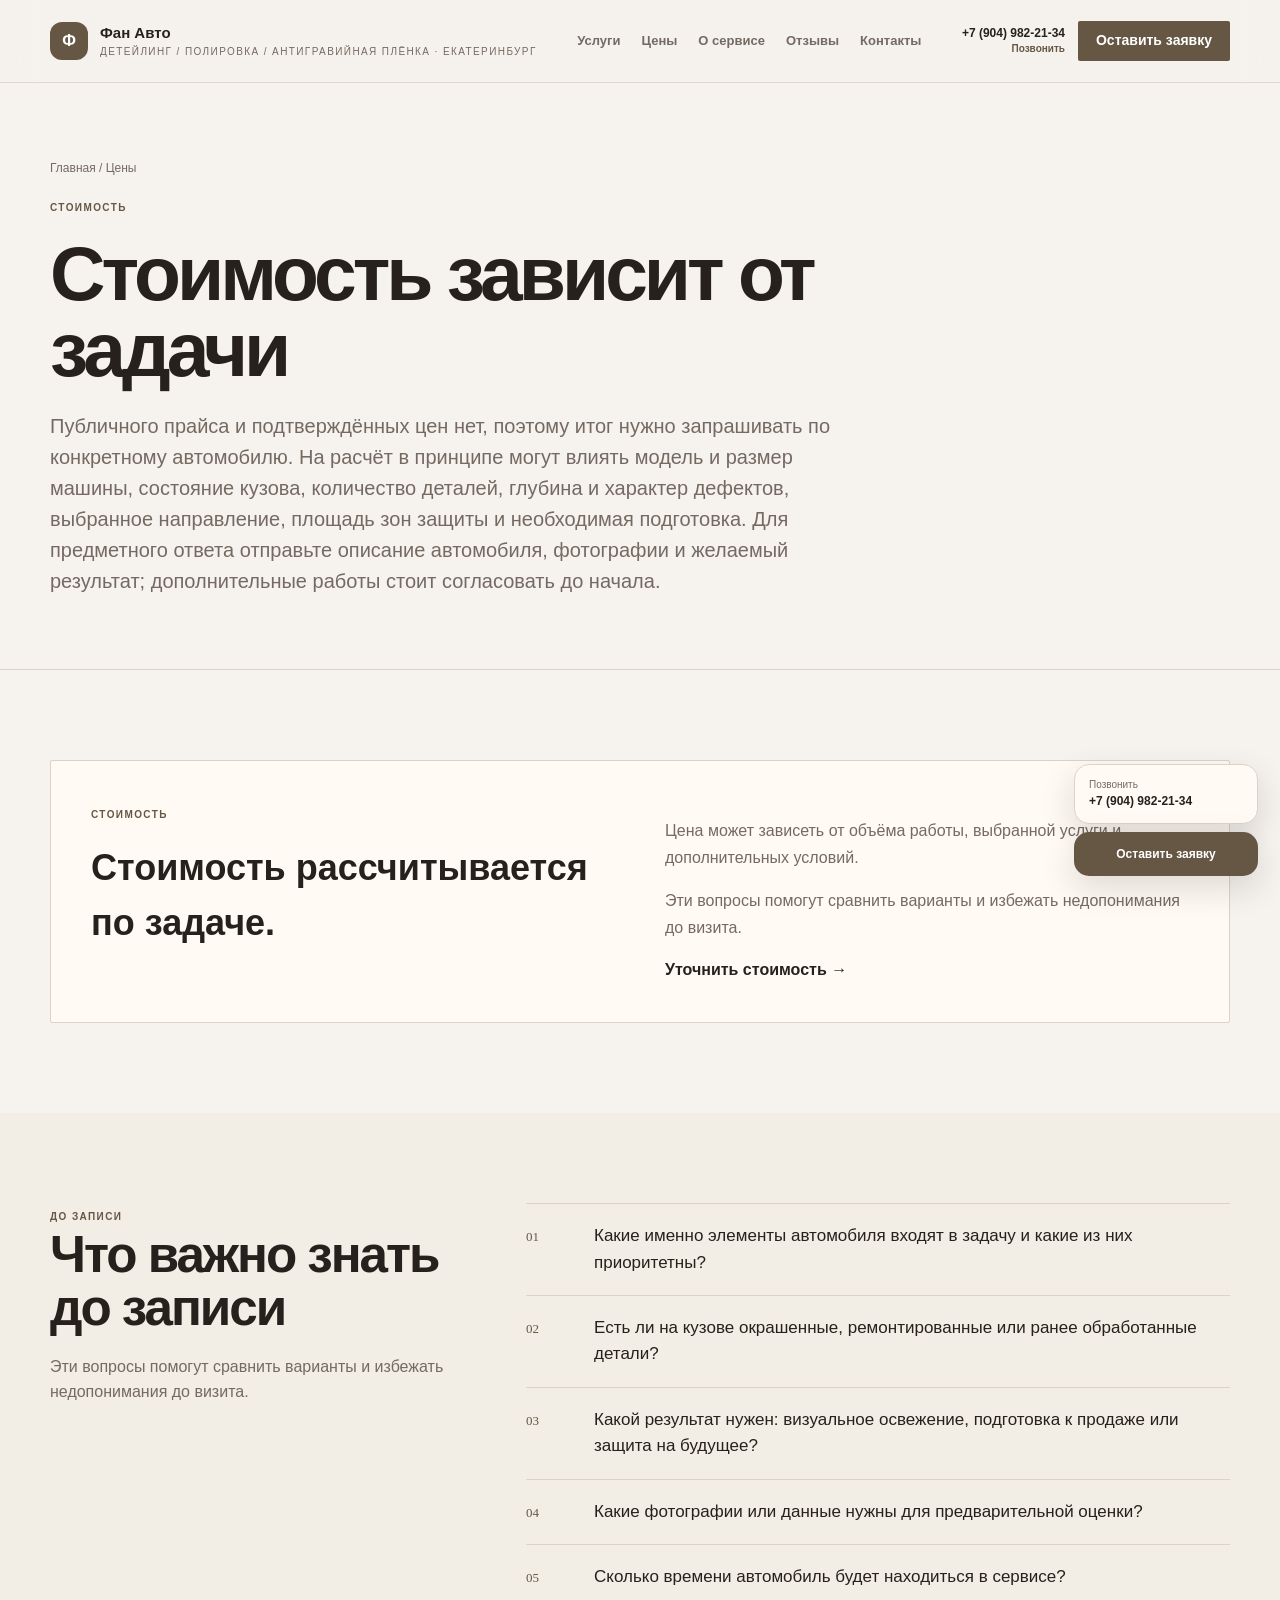
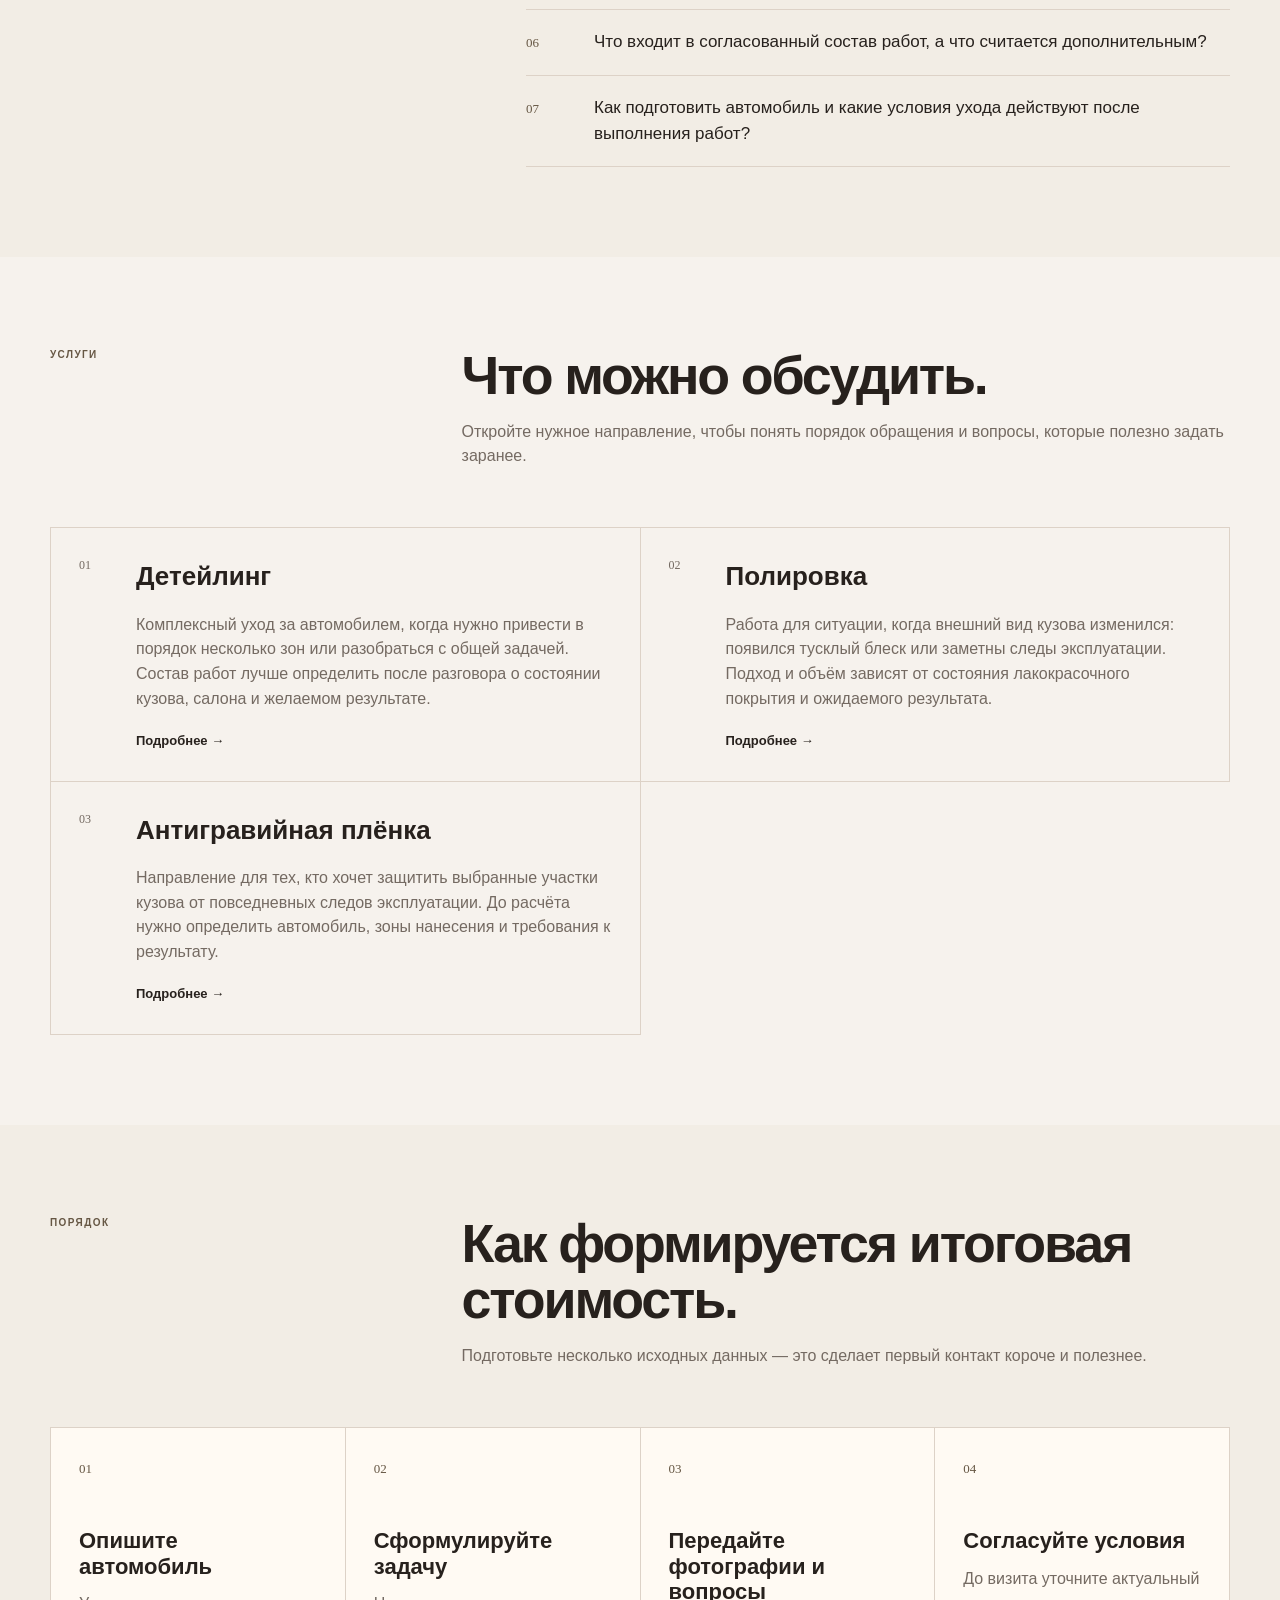
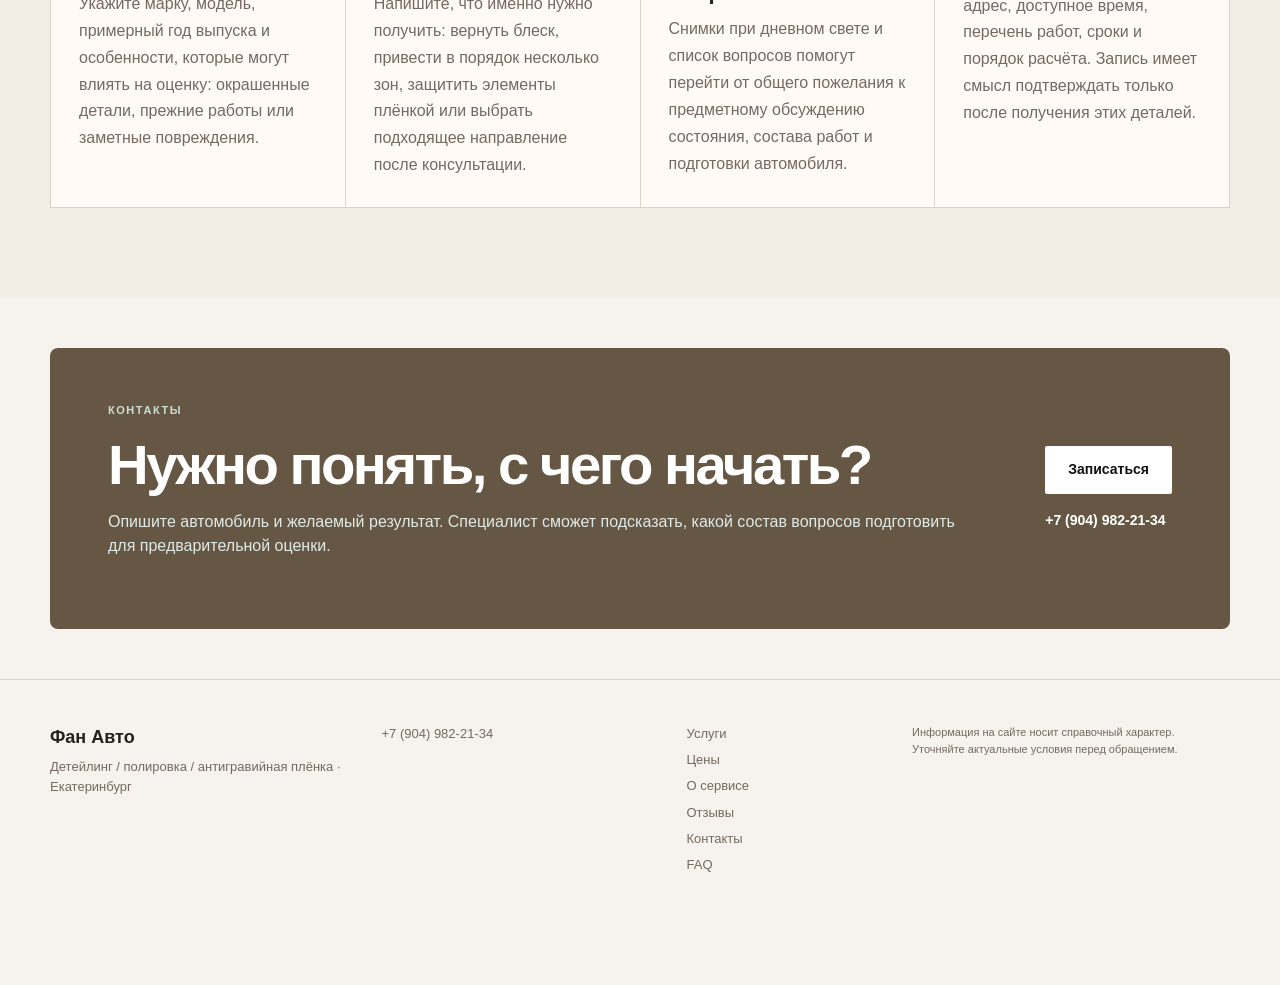
<file: prices.html>
<!doctype html>
<html lang="ru">
<head>
  <meta charset="utf-8">
  <meta name="viewport" content="width=device-width,initial-scale=1,viewport-fit=cover">
  <title>Цены — Фан Авто</title>
  <meta name="description" content="Фан Авто — Детейлинг / полировка / антигравийная плёнка · Екатеринбург. Услуги, цены, отзывы и контакты.">
  <meta name="theme-color" content="#f4f2ed">
  <meta name="robots" content="index,follow">
  <link rel="canonical" href="prices.html">
  <meta property="og:type" content="website">
  <meta property="og:title" content="Цены — Фан Авто">
  <meta property="og:description" content="Фан Авто — Детейлинг / полировка / антигравийная плёнка · Екатеринбург. Услуги, цены, отзывы и контакты.">
  <meta name="twitter:card" content="summary_large_image">
  <link rel="icon" href="favicon.svg" type="image/svg+xml">
  <link rel="manifest" href="site.webmanifest">
  <script>document.documentElement.classList.add('js')</script>
  <style>:root{
  --bg:#f4f2ed;--paper:#fff;--ink:#191918;--muted:#6f6d68;--line:#dcd8cf;--accent:#214f45;--accent-2:#dbe7e1;--dark:#18211f;--radius:22px;--max:1180px;--shadow:0 24px 70px rgba(22,27,25,.08);--serif:Georgia,'Times New Roman',serif;--sans:Inter,-apple-system,BlinkMacSystemFont,'Segoe UI',Arial,sans-serif
}
*{box-sizing:border-box}html{scroll-behavior:smooth;scroll-padding-top:104px}body{margin:0;background:var(--bg);color:var(--ink);font-family:var(--sans);font-size:16px;line-height:1.55;-webkit-font-smoothing:antialiased}img{max-width:100%;display:block}a{color:inherit}button,input,textarea{font:inherit}.wrap{width:min(calc(100% - 48px),var(--max));margin:auto}.site-header{position:sticky;top:0;z-index:90;background:color-mix(in srgb,var(--bg) 90%,transparent);backdrop-filter:blur(16px);border-bottom:1px solid color-mix(in srgb,var(--line) 82%,transparent)}.header-inner{min-height:82px;display:flex;align-items:center;justify-content:space-between;gap:24px}.brand{display:flex;align-items:center;gap:12px;text-decoration:none;min-width:210px}.brand-mark{width:38px;height:38px;border-radius:12px;display:grid;place-items:center;background:var(--accent);color:#fff;font-weight:800}.brand-copy{display:grid;line-height:1.12}.brand-copy b{font-size:15px}.brand-copy small{font-size:10px;text-transform:uppercase;letter-spacing:.14em;color:var(--muted);margin-top:4px}.nav{display:flex;align-items:center;gap:21px}.nav a{text-decoration:none;font-size:13px;font-weight:700;color:var(--muted);position:relative}.nav a:hover,.nav a[aria-current=page]{color:var(--ink)}.nav a[aria-current=page]:after{content:"";position:absolute;left:0;right:0;bottom:-11px;height:2px;background:var(--accent)}.header-actions{display:flex;align-items:center;gap:13px}.header-phone{text-decoration:none;font-size:13px;font-weight:700}.button{display:inline-flex;align-items:center;justify-content:center;min-height:48px;padding:0 22px;border:1px solid transparent;border-radius:999px;text-decoration:none;font-weight:750;font-size:14px;transition:transform .18s ease,background .18s ease,border-color .18s ease}.button:hover{transform:translateY(-1px)}.button.primary{background:var(--accent);color:#fff}.button.secondary{background:var(--ink);color:#fff}.button.ghost{border-color:var(--line);background:transparent}.button.light{background:#fff;color:#111}.button.compact{min-height:40px;padding:0 17px}.text-button{text-decoration:none;font-weight:800;font-size:14px;display:inline-flex;align-items:center;gap:7px}.text-button:hover{text-decoration:underline;text-underline-offset:4px}.light-text{color:#fff}.burger{display:none;width:42px;height:42px;border:1px solid var(--line);background:transparent;border-radius:50%;padding:12px;cursor:pointer}.burger span{display:block;height:1.5px;background:var(--ink);margin:5px 0}.overline{display:block;text-transform:uppercase;letter-spacing:.14em;font-size:11px;font-weight:850;color:var(--accent);margin-bottom:17px}.reveal{opacity:0;transform:translateY(16px);transition:opacity .55s ease,transform .65s cubic-bezier(.2,.7,.2,1)}.reveal.is-visible{opacity:1;transform:none}

/* Home */
.hero-v4{padding:42px 0 18px}.hero-shell{min-height:610px;display:grid;grid-template-columns:1.02fr .98fr;background:var(--paper);border:1px solid var(--line);border-radius:calc(var(--radius) + 8px);overflow:hidden;box-shadow:var(--shadow)}.hero-main{padding:76px 66px;display:flex;flex-direction:column;justify-content:center}.hero-main h1{font-size:clamp(50px,5.7vw,82px);line-height:.96;letter-spacing:-.055em;margin:0 0 28px;max-width:780px}.hero-lede{font-size:20px;line-height:1.5;color:var(--muted);max-width:650px;margin:0 0 30px}.hero-actions{display:flex;gap:12px;flex-wrap:wrap}.hero-note{font-size:12px;color:var(--muted);margin-top:24px;max-width:520px}.hero-visual{margin:0;position:relative;min-height:610px;background:var(--accent-2);overflow:hidden}.hero-visual img{width:100%;height:100%;object-fit:cover}.hero-visual figcaption{position:absolute;right:15px;bottom:15px;padding:7px 10px;background:rgba(255,255,255,.9);border-radius:999px;font-size:10px;font-weight:800}.hero-monogram{height:100%;display:grid;place-items:center;background:linear-gradient(145deg,var(--accent-2),#fff)}.hero-monogram span{font-family:var(--serif);font-size:190px;color:var(--accent);opacity:.45}.fact-strip{display:grid;grid-template-columns:repeat(4,1fr);margin-top:14px;border:1px solid var(--line);background:var(--paper);border-radius:var(--radius);overflow:hidden}.fact-strip>div{padding:18px 20px;border-right:1px solid var(--line);display:grid;gap:4px}.fact-strip>div:last-child{border-right:0}.fact-strip strong{font-size:13px}.fact-strip span{font-size:11px;color:var(--muted)}.urgent-band{padding:22px 0}.urgent-band-inner{border-top:1px solid var(--line);border-bottom:1px solid var(--line);display:flex;align-items:center;justify-content:space-between;gap:26px;padding:24px 0}.urgent-band-inner>div{display:grid;grid-template-columns:auto auto;column-gap:10px;align-items:center}.urgent-band-inner p{grid-column:2;margin:3px 0 0;color:var(--muted);font-size:14px}.signal{width:9px;height:9px;border-radius:50%;background:#c85d4d;box-shadow:0 0 0 6px rgba(200,93,77,.12)}.section-v4{padding:104px 0}.section-v4.tone{background:color-mix(in srgb,var(--accent-2) 42%,var(--bg))}.section-intro{display:grid;grid-template-columns:1.08fr .92fr;gap:80px;align-items:end;margin-bottom:46px}.section-intro h2,.closing-card h2,.faq-title h2,.contact-copy h2{font-size:clamp(40px,4.4vw,64px);line-height:1.02;letter-spacing:-.045em;margin:0}.section-intro p{margin:0;color:var(--muted);font-size:17px;max-width:540px}.service-index{border-top:1px solid var(--line)}.service-line{display:grid;grid-template-columns:64px 1fr 30px;gap:20px;align-items:center;padding:23px 8px;border-bottom:1px solid var(--line);text-decoration:none;transition:padding .18s ease,background .18s ease}.service-line:hover{padding-left:18px;background:color-mix(in srgb,var(--paper) 75%,transparent)}.service-line b{display:block;font-size:21px}.service-line small{display:block;color:var(--muted);font-size:13px;margin-top:4px}.service-no{font-family:var(--serif);font-size:14px;color:var(--muted)}.arrow{font-size:23px}.section-bottom{margin-top:28px;display:flex;justify-content:space-between;gap:18px;align-items:center}.fineprint{font-size:12px;color:var(--muted)}.price-board{background:var(--paper);border:1px solid var(--line);border-radius:var(--radius);overflow:hidden}.price-line{display:grid;grid-template-columns:1fr auto;gap:30px;align-items:center;padding:22px 26px;border-bottom:1px solid var(--line)}.price-line:last-child{border-bottom:0}.price-line span{font-size:16px}.price-line strong{font-size:20px}.price-message{display:grid;grid-template-columns:1fr 1fr;gap:40px;padding:44px;background:var(--paper);border-radius:var(--radius);border:1px solid var(--line)}.price-message h3{font-size:34px;margin:0}.price-message p{color:var(--muted);margin:0 0 20px}.doctor-feature{display:grid;grid-template-columns:.82fr 1.18fr;min-height:470px;background:var(--dark);color:#fff;border-radius:calc(var(--radius) + 8px);overflow:hidden}.doctor-photo{min-height:470px;background:color-mix(in srgb,var(--accent) 55%,#111);display:grid;place-items:center}.doctor-photo img{width:100%;height:100%;object-fit:cover}.doctor-photo>span{font-family:var(--serif);font-size:140px;opacity:.65}.doctor-copy{padding:58px;display:flex;flex-direction:column;justify-content:center}.doctor-copy .overline{color:#a8c8bc}.doctor-copy h3{font-size:clamp(38px,4vw,60px);line-height:1.04;letter-spacing:-.04em;margin:0 0 20px}.doctor-copy p{color:#cfd5d2;max-width:580px}.doctor-actions{display:flex;gap:20px;align-items:center;margin-top:20px}.doctor-actions .text-button{color:#fff}.doctor-feature.no-photo{grid-template-columns:1fr}.gallery-mosaic{display:grid;grid-template-columns:1.2fr .8fr .8fr;grid-template-rows:260px 260px;gap:12px}.gallery-item{margin:0;position:relative;overflow:hidden;border-radius:var(--radius);background:#ddd}.gallery-item.item-1{grid-row:1/3}.gallery-item.item-4,.gallery-item.item-5{display:none}.gallery-item img{width:100%;height:100%;object-fit:cover;transition:transform .45s ease}.gallery-item:hover img{transform:scale(1.02)}.gallery-item figcaption{position:absolute;bottom:12px;left:12px;background:rgba(255,255,255,.9);padding:7px 10px;border-radius:999px;font-size:10px;font-weight:800}.gallery-empty{padding:80px 40px;text-align:center;border:1px dashed var(--line);border-radius:var(--radius)}.gallery-empty b{font-size:38px}.gallery-empty p{color:var(--muted)}.review-layout{display:grid;grid-template-columns:.38fr .62fr;gap:70px;align-items:center}.review-score{display:flex;align-items:flex-end;gap:14px}.review-score strong{font-family:var(--serif);font-size:110px;line-height:.8;color:var(--accent)}.review-score span{font-size:13px;color:var(--muted)}.review-copy h2{font-size:clamp(40px,4vw,62px);line-height:1.02;letter-spacing:-.04em;margin:0 0 22px}.review-copy blockquote{font-size:23px;line-height:1.48;margin:0 0 28px;padding:0;border:0}.review-copy p{color:var(--muted)}.review-links{display:flex;gap:24px;flex-wrap:wrap}.faq-layout{display:grid;grid-template-columns:.38fr .62fr;gap:70px}.faq-title p{color:var(--muted)}.faq-list{border-top:1px solid var(--line)}.faq-list details{border-bottom:1px solid var(--line)}.faq-list summary{list-style:none;cursor:pointer;padding:23px 0;font-size:17px;font-weight:750;display:flex;justify-content:space-between;gap:20px}.faq-list summary::-webkit-details-marker{display:none}.faq-list summary span{font-size:22px;font-weight:400;transition:transform .2s}.faq-list details[open] summary span{transform:rotate(45deg)}.faq-list details p{color:var(--muted);margin:0;padding:0 42px 23px 0}.contact-v4{padding:40px 0 90px}.contact-shell{background:var(--dark);color:#fff;border-radius:calc(var(--radius) + 12px);padding:66px;display:grid;grid-template-columns:1fr 1fr;gap:80px}.contact-copy .overline{color:#a8c8bc}.contact-copy p{color:#cfd5d2;font-size:17px}.contact-actions{display:flex;gap:18px;align-items:center;margin-top:28px}.contact-data{border-top:1px solid rgba(255,255,255,.2)}.contact-data>div{padding:18px 0;border-bottom:1px solid rgba(255,255,255,.2);display:grid;grid-template-columns:90px 1fr;gap:20px}.contact-data span{color:#aab3af;font-size:12px}.contact-data b,.contact-data a{font-size:15px;text-decoration:none}.contact-data a:hover{text-decoration:underline}.closing-cta{padding:50px 0}.closing-card{background:var(--accent);color:#fff;padding:54px 58px;border-radius:calc(var(--radius) + 6px);display:grid;grid-template-columns:1fr auto;gap:60px;align-items:center}.closing-card .overline{color:#c9ddd5}.closing-card p{color:#dfeae6}.closing-actions{display:grid;gap:16px;justify-items:start}.site-footer{border-top:1px solid var(--line);padding:44px 0 110px}.footer-grid{display:grid;grid-template-columns:1.1fr 1fr .7fr 1.2fr;gap:40px;font-size:13px;color:var(--muted)}.footer-brand{font-size:18px;font-weight:850;color:var(--ink);text-decoration:none}.footer-grid p{margin:5px 0}.footer-grid a{text-decoration:none}.footer-links{display:grid;gap:6px}.legal{font-size:11px}.mobile-actions{display:none}

/* Inner pages */
.page-hero{padding:76px 0 52px;border-bottom:1px solid var(--line)}.page-hero h1{font-size:clamp(48px,6vw,82px);line-height:.98;letter-spacing:-.052em;margin:18px 0 24px;max-width:950px}.page-hero .lead{font-size:20px;color:var(--muted);max-width:760px}.breadcrumb{font-size:12px;color:var(--muted);margin-bottom:16px}.breadcrumb a{text-decoration:none}.eyebrow{display:inline-block;text-transform:uppercase;letter-spacing:.14em;font-size:10px;font-weight:850;color:var(--accent)}.section{padding:90px 0}.section.soft{background:color-mix(in srgb,var(--accent-2) 38%,var(--bg))}.section-head{display:grid;grid-template-columns:.32fr .68fr;gap:50px;margin-bottom:42px}.section-head h2{font-size:clamp(38px,4.2vw,60px);line-height:1.05;letter-spacing:-.04em;margin:0}.section-head p{color:var(--muted)}.kicker{font-size:10px;text-transform:uppercase;letter-spacing:.14em;font-weight:850;color:var(--accent)}.grid{display:grid;gap:1px;background:var(--line);border:1px solid var(--line)}.grid-3{grid-template-columns:repeat(3,1fr)}.service-grid{grid-template-columns:repeat(2,1fr)}.card{background:var(--paper);padding:32px}.card h2,.card h3{margin:13px 0 12px;font-size:28px;line-height:1.1}.card p{color:var(--muted)}.card a,.card-link{text-decoration:none;font-weight:800}.linked-card{text-decoration:none}.num{font-family:var(--serif);font-size:12px;color:var(--muted)}.price-list{border-top:1px solid var(--line)}.price-row{display:grid;grid-template-columns:1fr .65fr auto;gap:20px;padding:20px 0;border-bottom:1px solid var(--line);align-items:center}.price-row span{color:var(--muted);font-size:12px}.price-row strong{font-size:20px}.fineprint{margin-top:16px}.price-empty{display:grid;grid-template-columns:1fr 1fr;gap:50px;padding:40px;border:1px solid var(--line);background:var(--paper);border-radius:var(--radius)}.price-empty h3{font-size:36px;margin:14px 0}.price-empty p{color:var(--muted)}.inline-strong{font-weight:850;text-decoration:none}.urgent-grid{display:grid;grid-template-columns:repeat(2,1fr);border-top:1px solid var(--line);border-left:1px solid var(--line)}.urgent{min-height:230px;padding:28px;border-right:1px solid var(--line);border-bottom:1px solid var(--line);display:grid;grid-template-columns:42px 1fr;gap:15px}.urgent h3{font-size:26px;margin:0 0 10px}.urgent p{color:var(--muted)}.urgent .link{text-decoration:none;font-weight:800;font-size:13px}.doctor{display:grid;grid-template-columns:1fr 1fr;background:var(--dark);color:#fff;border-radius:var(--radius);overflow:hidden}.doctor-card{padding:52px}.doctor-card h3{font-size:44px;line-height:1.05}.doctor-card p{color:#cfd5d2}.doctor-card .call{display:inline-flex;margin-top:15px;background:#fff;color:#111;text-decoration:none;padding:12px 18px;border-radius:999px;font-weight:800}.doctor-proof{min-height:360px;display:grid;place-items:center;background:#26332f}.doctor-proof img{width:100%;height:100%;object-fit:cover}.doctor-letter{font-family:var(--serif);font-size:120px}.text-proof{padding:50px;place-items:start;align-content:center}.text-proof strong{font-size:40px}.split{display:grid;grid-template-columns:1fr 1fr;gap:1px;background:var(--line);border:1px solid var(--line)}.split>div{background:var(--paper);padding:34px}.plain{list-style:none;margin:18px 0 0;padding:0}.plain li{display:flex;justify-content:space-between;gap:15px;border-top:1px solid var(--line);padding:14px 0}.plain a{text-decoration:none;font-weight:700}.plain span{color:var(--muted);font-size:12px}.gallery-strip{display:grid;grid-template-columns:1.25fr .75fr .75fr;gap:10px;min-height:410px}.shot{margin:0;position:relative;overflow:hidden;background:#ddd;min-height:220px}.shot-main{grid-row:span 2}.shot img{width:100%;height:100%;object-fit:cover}.shot figcaption{position:absolute;left:10px;bottom:10px;background:#fff;padding:6px 9px;font-size:10px}.gallery-placeholder{padding:80px;border:1px dashed var(--line);grid-column:1/-1}.section-link-row{display:flex;justify-content:space-between;gap:20px;margin-top:20px}.section-link-row a{text-decoration:none;font-weight:800}.reviews{display:grid;grid-template-columns:.65fr 1.35fr;gap:1px;background:var(--line);border:1px solid var(--line)}.review-main,.review-side{background:var(--paper);padding:40px}.rating{font-family:var(--serif);font-size:80px;color:var(--accent)}.review-main blockquote{font-size:20px;margin:24px 0}.review-main a,.review-side a{font-weight:800;text-decoration:none}.review-side p{padding:15px 0;border-bottom:1px solid var(--line)}.faq{max-width:850px;margin-left:auto}.faq details{border-top:1px solid var(--line)}.faq details:last-child{border-bottom:1px solid var(--line)}.faq summary{cursor:pointer;padding:18px 0;font-weight:800}.faq p{color:var(--muted);padding-bottom:17px}.contact{padding:76px 0}.contact-grid{display:grid;grid-template-columns:.85fr 1.15fr;gap:60px}.contact-box{padding:17px 0;border-top:1px solid var(--line);display:grid;grid-template-columns:110px 1fr;gap:15px}.contact-box span{font-size:11px;color:var(--muted)}.contact-box a,.contact-box strong{font-size:18px;text-decoration:none}.map-card{border:1px solid var(--line);background:var(--paper)}.map-abstract{min-height:330px;background:linear-gradient(135deg,var(--accent-2),#fff);display:grid;place-content:center;text-align:center;padding:30px}.map-abstract span{font-size:13px;text-transform:uppercase;letter-spacing:.12em}.map-abstract b{font-size:28px;margin-top:8px}.map-caption{padding:17px;display:flex;justify-content:space-between;gap:15px}.map-caption span{display:block;color:var(--muted);font-size:11px}.map-actions{display:flex;gap:12px}.map-actions a{text-decoration:none;font-weight:800;font-size:12px}.request-panel{display:grid;grid-template-columns:.8fr 1.2fr;gap:55px}.wa-form{display:grid;gap:14px}.wa-form label{display:grid;gap:6px;font-size:12px;font-weight:800}.wa-form input,.wa-form textarea{padding:14px 15px;border:1px solid var(--line);background:var(--paper);border-radius:12px}.wa-form .btn,.btn{display:inline-flex;justify-content:center;align-items:center;text-decoration:none;border:0;background:var(--accent);color:#fff;padding:13px 19px;border-radius:999px;font-weight:800;cursor:pointer}.btn.alt{background:transparent;color:var(--ink);border:1px solid var(--line)}.actions{display:flex;gap:12px;flex-wrap:wrap}.doctor-detail-grid{display:grid;grid-template-columns:1fr .5fr;gap:60px;align-items:end}.doctor-detail-photo{min-height:330px;background:var(--accent-2);display:grid;place-items:center;overflow:hidden;border-radius:var(--radius)}.doctor-detail-photo img{width:100%;height:100%;object-fit:cover}.doctor-detail-photo span{font-family:var(--serif);font-size:110px}.detail-layout{display:grid;grid-template-columns:1.25fr .75fr;gap:60px}.detail-copy h2{font-size:42px}.detail-copy p{color:var(--muted)}.detail-aside{padding:32px;border:1px solid var(--line);background:var(--paper);align-self:start}.detail-aside h3{font-size:29px}.check-list{padding-left:18px}.check-list li{margin:10px 0}.full-gallery{display:grid;grid-template-columns:repeat(3,1fr);gap:10px}.full-gallery figure{margin:0;min-height:270px;position:relative;overflow:hidden}.full-gallery figure:first-child{grid-column:span 2;grid-row:span 2}.full-gallery img{width:100%;height:100%;object-fit:cover;cursor:zoom-in}.full-gallery figcaption{position:absolute;left:10px;bottom:10px;background:#fff;padding:6px 9px;font-size:10px}.reputation-bar{display:flex;gap:1px;background:var(--line);border:1px solid var(--line)}.reputation-bar>div{background:var(--paper);padding:24px;flex:1}.reputation-bar b{display:block;font-size:29px}.reputation-bar span{color:var(--muted);font-size:11px}.source-note{font-size:11px;color:var(--muted)}

/* Four distinct families */
body[data-family="editorial"]{--bg:#f2efe9;--paper:#fbfaf7;--accent:#254f44;--accent-2:#dfe8e2;--dark:#17221e;--radius:4px}body[data-family="editorial"] .hero-main h1,body[data-family="editorial"] .section-intro h2,body[data-family="editorial"] .page-hero h1{font-family:var(--serif);font-weight:500;letter-spacing:-.045em}body[data-family="editorial"] .hero-shell{box-shadow:none}body[data-family="editorial"] .brand-mark{border-radius:2px}body[data-family="editorial"] .button{border-radius:2px}
body[data-family="gallery"]{--bg:#f7f4f0;--paper:#fffdfa;--accent:#8a493e;--accent-2:#efe0da;--dark:#261d1b;--radius:28px}body[data-family="gallery"] .hero-shell{position:relative;display:block;min-height:690px;background:var(--dark)}body[data-family="gallery"] .hero-visual{position:absolute;inset:0;min-height:690px}body[data-family="gallery"] .hero-visual:after{content:"";position:absolute;inset:0;background:linear-gradient(90deg,rgba(18,13,12,.74) 0%,rgba(18,13,12,.22) 64%,rgba(18,13,12,.06) 100%)}body[data-family="gallery"] .hero-main{position:relative;z-index:2;color:#fff;min-height:690px;width:min(680px,70%);padding:76px}body[data-family="gallery"] .hero-lede,body[data-family="gallery"] .hero-note{color:#e3ddda}body[data-family="gallery"] .hero-main .overline{color:#f2c9be}body[data-family="gallery"] .button.ghost{border-color:rgba(255,255,255,.5);color:#fff}body[data-family="gallery"] .hero-monogram{background:linear-gradient(135deg,#815649,#34201c)}body[data-family="gallery"] .hero-monogram span{color:#fff}
body[data-family="precision"]{--bg:#f2f5f7;--paper:#fff;--ink:#10202b;--muted:#65717a;--line:#ced8df;--accent:#145b7a;--accent-2:#dbeaf1;--dark:#102c3a;--radius:12px}body[data-family="precision"] .hero-shell{box-shadow:none;border-radius:0;border-left:6px solid var(--accent)}body[data-family="precision"] .hero-main{padding:70px}body[data-family="precision"] .hero-main h1{font-weight:720}body[data-family="precision"] .fact-strip{border-radius:0}body[data-family="precision"] .service-line{grid-template-columns:80px 1fr 30px}body[data-family="precision"] .button{border-radius:8px}body[data-family="precision"] .brand-mark{border-radius:8px}
body[data-family="warm"]{--bg:#f5f1e8;--paper:#fffdf8;--ink:#302921;--muted:#786f64;--line:#dfd5c7;--accent:#7d5b35;--accent-2:#eadfcd;--dark:#3d3328;--radius:30px}body[data-family="warm"] .hero-shell{grid-template-columns:.92fr 1.08fr}body[data-family="warm"] .hero-visual{order:-1}body[data-family="warm"] .hero-main h1,body[data-family="warm"] .section-intro h2,body[data-family="warm"] .page-hero h1{font-family:var(--serif);font-weight:500}body[data-family="warm"] .hero-main{padding:64px}body[data-family="warm"] .brand-mark{background:#7d5b35}body[data-family="warm"] .button.primary{background:#7d5b35}

.lightbox{position:fixed;z-index:130;inset:0;background:rgba(10,12,12,.92);display:grid;place-items:center;padding:28px;opacity:0;pointer-events:none;transition:opacity .2s}.lightbox.open{opacity:1;pointer-events:auto}.lightbox img{max-width:94vw;max-height:88vh}.lightbox button{position:absolute;right:22px;top:18px;width:46px;height:46px;border:0;border-radius:50%;background:#fff;color:#111;font-size:25px;cursor:pointer}

@media(max-width:1040px){.header-phone{display:none}.nav{gap:14px}.hero-main{padding:56px 42px}.hero-shell{min-height:540px}.hero-visual{min-height:540px}.fact-strip{grid-template-columns:repeat(2,1fr)}.fact-strip>div:nth-child(2){border-right:0}.fact-strip>div:nth-child(-n+2){border-bottom:1px solid var(--line)}.section-intro,.review-layout,.faq-layout,.contact-shell,.closing-card,.section-head,.request-panel,.detail-layout{grid-template-columns:1fr;gap:28px}.gallery-mosaic{grid-template-columns:1fr 1fr;grid-template-rows:330px 230px}.gallery-item.item-1{grid-column:1/-1;grid-row:auto}.doctor-feature{grid-template-columns:.8fr 1.2fr}.footer-grid{grid-template-columns:1fr 1fr}.grid-3{grid-template-columns:repeat(2,1fr)}body[data-family="gallery"] .hero-main{width:75%;padding:58px}body[data-family="warm"] .hero-shell{grid-template-columns:1fr 1fr}}
@media(max-width:820px){.nav{display:none;position:absolute;top:81px;left:0;right:0;background:var(--paper);padding:18px 24px 24px;flex-direction:column;align-items:stretch;border-bottom:1px solid var(--line)}.nav.open{display:flex}.nav a{font-size:16px;padding:7px 0}.nav a[aria-current=page]:after{display:none}.burger{display:block}.header-actions .button{display:none}.hero-shell,body[data-family="warm"] .hero-shell{grid-template-columns:1fr}.hero-main{padding:48px 36px;order:1}.hero-visual,body[data-family="gallery"] .hero-visual{min-height:380px;position:relative;inset:auto;order:0}body[data-family="gallery"] .hero-shell{min-height:0;background:var(--paper)}body[data-family="gallery"] .hero-visual:after{background:linear-gradient(0deg,rgba(18,13,12,.25),transparent)}body[data-family="gallery"] .hero-main{min-height:auto;width:auto;padding:48px 36px;color:var(--ink)}body[data-family="gallery"] .hero-lede,body[data-family="gallery"] .hero-note{color:var(--muted)}body[data-family="gallery"] .hero-main .overline{color:var(--accent)}body[data-family="gallery"] .button.ghost{border-color:var(--line);color:var(--ink)}.urgent-band-inner{align-items:flex-start;flex-direction:column}.service-line{grid-template-columns:46px 1fr 24px}.doctor-feature{grid-template-columns:1fr}.doctor-photo{min-height:340px}.gallery-mosaic{grid-template-columns:1fr 1fr;grid-template-rows:260px 210px}.gallery-item.item-1{grid-column:1/-1}.contact-shell{padding:46px 36px}.closing-card{padding:44px 36px}.mobile-actions{display:grid;grid-template-columns:repeat(3,1fr);position:fixed;left:0;right:0;bottom:0;z-index:100;background:#fff;border-top:1px solid var(--line);padding-bottom:env(safe-area-inset-bottom)}.mobile-actions a{text-decoration:none;text-align:center;padding:13px 6px;font-size:12px;font-weight:800}.mobile-actions .accent{background:var(--accent);color:#fff}.site-footer{padding-bottom:120px}.doctor-detail-grid{grid-template-columns:1fr}.doctor-detail-photo{min-height:300px}.contact-grid{grid-template-columns:1fr}.gallery-strip{grid-template-columns:1fr 1fr}.shot-main{grid-column:1/-1;grid-row:auto}.urgent-grid{grid-template-columns:1fr}.service-grid{grid-template-columns:1fr}.price-empty{grid-template-columns:1fr}.reviews{grid-template-columns:1fr}.full-gallery{grid-template-columns:1fr 1fr}}
@media(max-width:600px){.wrap{width:min(calc(100% - 28px),var(--max))}.header-inner{min-height:70px}.nav{top:70px}.brand-copy small{display:none}.brand{min-width:0}.brand-mark{width:34px;height:34px}.hero-v4{padding-top:18px}.hero-main{padding:38px 24px}.hero-main h1{font-size:45px}.hero-lede{font-size:17px}.hero-actions{display:grid}.hero-actions .button{width:100%}.hero-visual{min-height:300px!important}.fact-strip{grid-template-columns:1fr}.fact-strip>div{border-right:0!important;border-bottom:1px solid var(--line)!important}.fact-strip>div:last-child{border-bottom:0!important}.section-v4{padding:72px 0}.section-intro{margin-bottom:30px}.section-intro h2,.faq-title h2,.contact-copy h2,.closing-card h2{font-size:39px}.service-line{padding:18px 0}.service-line small{display:none}.price-line{padding:18px}.price-line strong{font-size:17px}.price-message{grid-template-columns:1fr;padding:28px}.doctor-copy{padding:32px 26px}.doctor-copy h3{font-size:39px}.doctor-actions{align-items:flex-start;flex-direction:column}.gallery-mosaic{display:grid;grid-template-columns:1fr;grid-template-rows:auto}.gallery-item{min-height:260px}.gallery-item.item-1{grid-column:auto}.gallery-item.item-3{display:none}.review-score strong{font-size:82px}.review-copy blockquote{font-size:19px}.faq-layout{gap:34px}.contact-shell{padding:38px 25px}.contact-data>div{grid-template-columns:1fr;gap:4px}.contact-actions{align-items:flex-start;flex-direction:column}.footer-grid{grid-template-columns:1fr}.closing-card{padding:36px 25px}.page-hero{padding:54px 0 38px}.page-hero h1{font-size:44px}.page-hero .lead{font-size:17px}.section{padding:65px 0}.section-head h2{font-size:38px}.grid-3{grid-template-columns:1fr}.price-row{grid-template-columns:1fr auto}.price-row span{display:none}.urgent{min-height:190px}.doctor{grid-template-columns:1fr}.doctor-card{padding:30px}.doctor-proof{min-height:280px}.split{grid-template-columns:1fr}.gallery-strip{grid-template-columns:1fr}.shot-main{grid-column:auto}.section-link-row{display:grid}.request-panel{gap:24px}.full-gallery{grid-template-columns:1fr}.full-gallery figure:first-child{grid-column:auto;grid-row:auto}.map-caption{display:block}.map-actions{margin-top:12px}.doctor-detail-photo{min-height:260px}.detail-copy h2{font-size:34px}}
@media(prefers-reduced-motion:reduce){*{scroll-behavior:auto!important;animation:none!important;transition:none!important}.reveal{opacity:1!important;transform:none!important}}
/* Inner-page refinements */
.doctor-grid{grid-template-columns:repeat(2,1fr)}.doctor-grid .doctor-card{padding:0;display:grid;grid-template-columns:180px 1fr;min-height:220px}.doctor-grid .doctor-photo{min-height:220px;background:var(--accent-2);display:grid;place-items:center;text-decoration:none;overflow:hidden}.doctor-grid .doctor-photo img{width:100%;height:100%;object-fit:cover}.doctor-grid .doctor-photo span{font-family:var(--serif);font-size:72px;color:var(--accent)}.doctor-grid .doctor-copy{padding:28px;color:var(--ink);display:block}.doctor-grid .doctor-copy h2{font-size:26px;margin:0 0 8px;line-height:1.1}.doctor-grid .doctor-copy p{color:var(--muted);margin:0 0 20px}.empty-state{padding:70px 36px;border:1px dashed var(--line);background:var(--paper);text-align:center;grid-column:1/-1}.empty-state h2{font-size:34px;max-width:720px;margin:auto}.visual-disclaimer{font-size:11px;color:var(--muted);margin-top:18px}.text-link{font-weight:800;text-decoration:none}.subtle-link{display:block;margin-top:14px;font-size:12px;color:#d3d9d6}.service-detail-hero .actions{margin-top:28px}
@media(max-width:820px){.doctor-grid{grid-template-columns:1fr}.doctor-grid .doctor-card{grid-template-columns:150px 1fr}}
@media(max-width:600px){.doctor-grid .doctor-card{grid-template-columns:1fr}.doctor-grid .doctor-photo{min-height:280px}.doctor-grid .doctor-copy{padding:24px}}
/* Graceful fallback if a remote photo is temporarily unavailable. */
.hero-visual.image-failed,.gallery-item.image-failed,.shot.image-failed,.doctor-photo.image-failed,.doctor-detail-photo.image-failed,.full-gallery figure.image-failed{background:linear-gradient(145deg,var(--accent-2),color-mix(in srgb,var(--paper) 80%,var(--accent-2)));position:relative}.hero-visual.image-failed:after{content:"";position:absolute;inset:16%;border:1px solid color-mix(in srgb,var(--accent) 25%,transparent);border-radius:50%;opacity:.45}.gallery-item.image-failed:after,.shot.image-failed:after,.full-gallery figure.image-failed:after{content:"Фото компании";position:absolute;left:18px;bottom:16px;font-size:11px;font-weight:800;color:var(--muted)}

/* ===== Universal V7: content-rich layouts ===== */
.section-v7{padding:88px 0}.tone-soft{background:color-mix(in srgb,var(--paper) 72%,var(--accent-2))}.section-intro.compact{margin-bottom:34px}.rich-intro{display:grid;grid-template-columns:.78fr 1.22fr;gap:84px;align-items:start}.rich-intro h2{font-size:clamp(38px,4.1vw,60px);line-height:1.02;letter-spacing:-.045em;margin:0 0 22px}.rich-intro-lead{font-size:18px;color:var(--muted);max-width:500px}.prose-stack{max-width:760px}.prose-stack p{font-size:17px;line-height:1.78;margin:0 0 22px;color:color-mix(in srgb,var(--ink) 82%,var(--muted))}.prose-stack p:first-child{font-size:20px;line-height:1.65;color:var(--ink)}
.scenario-grid{display:grid;grid-template-columns:repeat(3,1fr);gap:14px}.scenario-card{background:var(--paper);border:1px solid var(--line);border-radius:var(--radius);padding:30px;min-height:270px;display:flex;flex-direction:column}.scenario-no{font-family:var(--serif);font-size:13px;color:var(--accent);margin-bottom:auto}.scenario-card h3{font-size:25px;line-height:1.12;margin:34px 0 13px}.scenario-card p{color:var(--muted);margin:0 0 18px;line-height:1.68}.scenario-card small{font-size:11px;color:var(--muted);margin-top:auto}.process-section{border-top:1px solid var(--line);border-bottom:1px solid var(--line)}.process-grid{display:grid;grid-template-columns:repeat(4,1fr);border-top:1px solid var(--line);border-left:1px solid var(--line)}.process-step{min-height:250px;padding:28px;border-right:1px solid var(--line);border-bottom:1px solid var(--line);background:var(--paper)}.process-step>span{font-family:var(--serif);font-size:13px;color:var(--accent)}.process-step h3{font-size:22px;margin:48px 0 12px;line-height:1.15}.process-step p{color:var(--muted);margin:0;line-height:1.68}.decision-section{background:var(--dark);color:#fff}.decision-layout{display:grid;grid-template-columns:.72fr 1.28fr;gap:80px;align-items:start}.decision-layout h2{font-size:clamp(38px,4vw,58px);line-height:1.04;letter-spacing:-.04em;margin:0 0 20px}.decision-layout>div>p{color:#cdd2cf;max-width:520px}.decision-layout .overline,.decision-layout .eyebrow{color:#a8c8bc}.decision-list{list-style:none;margin:0;padding:0;border-top:1px solid rgba(255,255,255,.18)}.decision-list li{display:grid;grid-template-columns:52px 1fr;gap:16px;padding:19px 0;border-bottom:1px solid rgba(255,255,255,.18);align-items:start}.decision-list li>span{font-family:var(--serif);color:#a8c8bc;font-size:13px;padding-top:4px}.decision-list li>p{margin:0;font-size:17px;line-height:1.55}.section.soft .decision-layout{color:var(--ink)}.section.soft .decision-layout>div>p{color:var(--muted)}.section.soft .decision-layout .eyebrow{color:var(--accent)}.section.soft .decision-list{border-color:var(--line)}.section.soft .decision-list li{border-color:var(--line)}.section.soft .decision-list li>span{color:var(--accent)}.trust-point-grid{display:grid;grid-template-columns:repeat(2,1fr);gap:12px}.trust-point{display:grid;grid-template-columns:54px 1fr;gap:16px;padding:22px 24px;background:var(--paper);border:1px solid var(--line);border-radius:calc(var(--radius) * .7)}.trust-point span{font-family:var(--serif);color:var(--accent);font-size:13px}.trust-point p{margin:0;line-height:1.62}.mini-points{list-style:none;margin:18px 0 24px;padding:0;display:grid;gap:8px}.mini-points li{font-size:13px;color:var(--muted);padding-left:17px;position:relative}.mini-points li:before{content:"";position:absolute;left:0;top:.65em;width:6px;height:6px;border-radius:50%;background:var(--accent)}.question-list{margin:18px 0 26px;padding-left:18px}.question-list li{margin:0 0 12px;line-height:1.5;color:var(--muted)}.detail-copy>p{font-size:17px;line-height:1.78}.service-card p{line-height:1.65}.page-hero .lead{max-width:800px}.price-empty p{line-height:1.7}.reviews .review-side p{line-height:1.75}.faq-list details p{line-height:1.72}.contact-box strong,.contact-box a{line-height:1.45}

@media(max-width:1040px){.rich-intro,.decision-layout{grid-template-columns:1fr;gap:34px}.scenario-grid{grid-template-columns:1fr 1fr}.process-grid{grid-template-columns:1fr 1fr}.trust-point-grid{grid-template-columns:1fr}}
@media(max-width:700px){.section-v7{padding:68px 0}.scenario-grid,.process-grid{grid-template-columns:1fr}.scenario-card{min-height:220px}.process-step{min-height:210px}.process-step h3{margin-top:32px}.rich-intro h2,.decision-layout h2{font-size:38px}.prose-stack p,.detail-copy>p{font-size:16px}.decision-list li{grid-template-columns:42px 1fr}.trust-point{grid-template-columns:42px 1fr}.service-line small{display:block;font-size:12px;line-height:1.45;margin-top:6px}.service-line{align-items:start}.section-v4{padding:72px 0}}

/* Progressive enhancement: content is visible without JavaScript. Animation is enabled only when JS marks the document. */
.reveal{opacity:1;transform:none}.js .reveal{opacity:0;transform:translateY(16px)}.js .reveal.is-visible{opacity:1;transform:none}
@media(max-width:600px){.page-hero h1,.hero-main h1,.section-intro h2,.rich-intro h2,.decision-layout h2{overflow-wrap:anywhere;hyphens:auto}}

/* ===== Sale Ready V8 conversion polish ===== */
.conversion-band{padding:26px 0;background:var(--dark);color:#fff}.conversion-shell{display:flex;align-items:center;justify-content:space-between;gap:48px;padding:34px 0}.conversion-shell h2{font-size:clamp(30px,3.6vw,48px);line-height:1.05;letter-spacing:-.035em;margin:0 0 10px}.conversion-shell p{margin:0;color:#cfd5d2;max-width:700px}.conversion-shell .overline{color:#a8c8bc;margin-bottom:10px}.conversion-actions{display:flex;align-items:center;gap:22px;flex-shrink:0}.form-note{font-size:11px!important;line-height:1.45!important;color:var(--muted)!important;margin:4px 0 0!important}.page-hero .actions{display:flex;gap:12px;flex-wrap:wrap;margin-top:26px}
@media(max-width:760px){.conversion-shell{align-items:flex-start;flex-direction:column;gap:22px}.conversion-actions{width:100%;flex-direction:column;align-items:flex-start}.conversion-actions .button{width:100%}}

/* ===== Commercial V12: niche-aware interaction and less template-like composition ===== */
.section-v9{padding:96px 0;background:var(--paper)}
.intent-layout{display:grid;grid-template-columns:.72fr 1.28fr;gap:72px;align-items:start}
.intent-copy{position:sticky;top:112px}
.intent-copy h2{font-size:clamp(38px,4.5vw,64px);line-height:1.02;letter-spacing:-.045em;margin:0 0 20px;max-width:650px}
.intent-copy p{font-size:18px;line-height:1.65;color:var(--muted);max-width:520px}
.intent-copy small{display:block;margin-top:26px;font-size:12px;font-weight:800;letter-spacing:.05em;text-transform:uppercase;color:var(--accent)}
.intent-picker{display:grid;grid-template-columns:1fr .78fr;gap:14px;align-items:stretch}
.intent-options{display:grid;border-top:1px solid var(--line)}
.intent-option{appearance:none;background:transparent;border:0;border-bottom:1px solid var(--line);padding:20px 4px;text-align:left;color:var(--ink);cursor:pointer;display:grid;gap:7px;font:inherit;transition:padding .2s ease,color .2s ease}
.intent-option:hover,.intent-option:focus-visible,.intent-option.active{padding-left:16px;color:var(--accent);outline:none}
.intent-option b{font-size:20px;line-height:1.2}
.intent-option span{font-size:13px;line-height:1.55;color:var(--muted)}
.intent-result{border-radius:var(--radius);background:var(--dark);color:#fff;padding:30px;display:flex;flex-direction:column;min-height:100%}
.intent-result .overline{color:#a8c8bc}
.intent-result>p{font-size:18px;line-height:1.62;margin:28px 0 auto}
.intent-actions{display:grid;gap:10px;margin-top:34px}
.intent-result .button.ghost{border-color:rgba(255,255,255,.35);color:#fff;background:transparent}
.intent-toast{margin-top:10px;font-size:12px;color:#a8c8bc}
body[data-family="precision"] .intent-result{border-radius:4px}
body[data-family="editorial"] .intent-options{counter-reset:intent}
body[data-family="gallery"] .intent-layout{grid-template-columns:.9fr 1.1fr}
body[data-family="warm"] .intent-result{background:color-mix(in srgb,var(--dark) 88%,#6f5039)}
@media(max-width:980px){.intent-layout{grid-template-columns:1fr;gap:36px}.intent-copy{position:static}.intent-picker{grid-template-columns:1fr 1fr}}
@media(max-width:700px){.section-v9{padding:70px 0}.intent-picker{grid-template-columns:1fr}.intent-copy h2{font-size:38px}.intent-result{min-height:280px}.intent-option{padding:18px 2px}.intent-option:hover,.intent-option:focus-visible,.intent-option.active{padding-left:10px}}

/* ===== Commercial V12: eight genuinely different art directions ===== */
body[data-family="atelier"]{--bg:#f6f2ed;--paper:#fffaf3;--ink:#27211d;--muted:#746a62;--line:#ddd2c7;--accent:#8b553e;--accent-2:#efe1d6;--dark:#2d211b;--radius:2px}
body[data-family="atelier"] .hero-shell{grid-template-columns:1.15fr .85fr;background:transparent;box-shadow:none;border-top:1px solid var(--line);border-bottom:1px solid var(--line)}
body[data-family="atelier"] .hero-main h1,body[data-family="atelier"] .section-intro h2{font-family:var(--serif);font-weight:500}
body[data-family="atelier"] .button,body[data-family="atelier"] .scenario-card{border-radius:2px}
body[data-family="industrial"]{--bg:#eceeea;--paper:#f7f8f4;--ink:#151a17;--muted:#5e6861;--line:#bfc6c0;--accent:#37583e;--accent-2:#d5ded5;--dark:#172019;--radius:0px}
body[data-family="industrial"] .hero-shell{border-radius:0;box-shadow:none;border:1px solid var(--ink)}
body[data-family="industrial"] .overline{font-family:var(--sans);letter-spacing:.14em}
body[data-family="industrial"] .service-line,body[data-family="industrial"] .fact-strip,body[data-family="industrial"] .scenario-card{border-radius:0}
body[data-family="magazine"]{--bg:#f4f1ec;--paper:#fff;--ink:#1f1d1b;--muted:#6f6a65;--line:#d8d2cc;--accent:#5b2f46;--accent-2:#eadde5;--dark:#251d23;--radius:12px}
body[data-family="magazine"] .hero-main h1,body[data-family="magazine"] .rich-intro h2{font-family:var(--serif);font-weight:500;font-size:clamp(54px,7vw,104px)}
body[data-family="magazine"] .hero-shell{grid-template-columns:.78fr 1.22fr;box-shadow:none}
body[data-family="magazine"] .service-line b{font-family:var(--serif);font-size:28px;font-weight:500}
body[data-family="minimal"]{--bg:#fff;--paper:#fff;--ink:#131313;--muted:#666;--line:#e2e2e2;--accent:#111;--accent-2:#f0f0f0;--dark:#111;--radius:0px}
body[data-family="minimal"] .hero-shell{box-shadow:none;border:0;border-top:1px solid var(--ink);border-bottom:1px solid var(--ink)}
body[data-family="minimal"] .brand-mark{background:#111;border-radius:50%}
body[data-family="minimal"] .button{border-radius:999px}
body[data-family="minimal"] .tone-soft{background:#f7f7f7}

/* Section order varies by design family; this prevents a single repeated AI-template rhythm. */
main{display:flex;flex-direction:column}.hero-section{order:1}.urgent-section{order:2}.intro-section{order:3}.intent-section{order:4}.scenarios-section{order:5}.services-section{order:6}.process-section{order:7}.trust-section{order:8}.prices-section{order:9}.team-section{order:10}.gallery-section{order:11}.conversion-section{order:12}.decision-section{order:13}.reviews-section{order:14}.faq-section{order:15}.lead-capture-section{order:16}.contacts-section{order:17}
body[data-family="gallery"] .gallery-section{order:4}body[data-family="gallery"] .intent-section{order:5}body[data-family="gallery"] .scenarios-section{order:8}body[data-family="gallery"] .trust-section{order:10}
body[data-family="industrial"] .services-section{order:4}body[data-family="industrial"] .intent-section{order:6}body[data-family="industrial"] .prices-section{order:7}body[data-family="industrial"] .process-section{order:9}
body[data-family="magazine"] .reviews-section{order:5}body[data-family="magazine"] .gallery-section{order:6}body[data-family="magazine"] .intent-section{order:8}body[data-family="magazine"] .services-section{order:9}
body[data-family="atelier"] .gallery-section{order:5}body[data-family="atelier"] .services-section{order:7}body[data-family="atelier"] .process-section{order:10}
body[data-family="minimal"] .intent-section{order:3}body[data-family="minimal"] .intro-section{order:5}body[data-family="minimal"] .trust-section{order:11}
@media(max-width:820px){body[data-family="atelier"] .hero-shell,body[data-family="magazine"] .hero-shell{grid-template-columns:1fr}body[data-family="magazine"] .hero-main h1{font-size:52px}}


/* ===== Commercial V12: verified reviews, real maps, robust media ===== */
.verified-review-grid{display:grid;grid-template-columns:repeat(3,1fr);gap:14px;margin-top:34px}
.verified-review-card{background:var(--paper);border:1px solid var(--line);padding:26px;min-height:240px;display:flex;flex-direction:column;justify-content:space-between}
.verified-review-card p{font-size:17px;line-height:1.55;margin:24px 0;color:var(--ink)}
.verified-review-card footer{display:flex;justify-content:space-between;gap:16px;align-items:end;border-top:1px solid var(--line);padding-top:16px;font-size:12px}
.verified-review-card footer span{color:var(--muted)}
.verified-review-card footer a{text-decoration:none;font-weight:800;white-space:nowrap}
.verified-review-meta{display:flex;justify-content:space-between;gap:16px;font-size:12px}
.verified-review-meta span{color:var(--muted)}
.review-attribution{font-size:12px!important;font-weight:700;color:var(--muted)!important;margin-top:-16px!important}
.review-summary{font-size:19px!important;line-height:1.55;color:var(--ink)!important}
.reviews-page-grid{margin-top:28px}
.source-note{margin-top:28px;padding:28px;border:1px solid var(--line);background:var(--paper);font-size:14px;color:var(--muted)}
.source-note b{display:block;color:var(--ink);font-size:17px;margin-bottom:6px}
.map-embed,.home-map-frame{position:relative;overflow:hidden;background:var(--accent-2)}
.map-embed{min-height:360px}
.map-embed iframe,.home-map-frame iframe{display:block;width:100%;height:100%;border:0}
.map-embed iframe{min-height:360px}
.home-map-frame{height:420px;margin-top:14px;border-radius:calc(var(--radius) + 12px);border:1px solid var(--line)}
.home-map-frame iframe{min-height:420px}
.full-gallery figcaption{position:absolute;left:12px;bottom:12px;background:rgba(255,255,255,.92);padding:7px 10px;font-size:10px;font-weight:800}
.full-gallery img,.gallery-item img,.hero-visual img{aspect-ratio:auto}
body[data-family="industrial"] .verified-review-card,body[data-family="minimal"] .verified-review-card,body[data-family="industrial"] .home-map-frame,body[data-family="minimal"] .home-map-frame{border-radius:0}
body[data-family="atelier"] .verified-review-card{border-radius:2px}
@media(max-width:980px){.verified-review-grid{grid-template-columns:1fr 1fr}}
@media(max-width:700px){.verified-review-grid{grid-template-columns:1fr}.verified-review-card{min-height:0}.home-map-frame{height:330px}.home-map-frame iframe{min-height:330px}.map-embed,.map-embed iframe{min-height:300px}}


/* V12 palette + layout variants: design seed now changes more than section order. */
body[data-theme="emerald"]{--accent:#214f45;--accent-2:#dbe7e1;--dark:#18211f}
body[data-theme="navy"]{--accent:#233f61;--accent-2:#dce5ef;--dark:#182231}
body[data-theme="graphite"]{--accent:#3d4548;--accent-2:#e2e5e4;--dark:#1d2223}
body[data-theme="ivory"]{--accent:#665744;--accent-2:#ece5d9;--dark:#2a251f}
body[data-theme="sage"]{--accent:#596b54;--accent-2:#e1e8dc;--dark:#252f23}
body[data-theme="berry"]{--accent:#71445a;--accent-2:#eadde4;--dark:#2c2027}
body[data-variant="2"] .section-intro{grid-template-columns:.82fr 1.18fr}
body[data-variant="2"] .hero-shell{grid-template-columns:.9fr 1.1fr}
body[data-variant="2"] .service-line{grid-template-columns:44px 1fr 30px}
body[data-variant="3"] .section-intro{grid-template-columns:1.25fr .75fr}
body[data-variant="3"] .hero-shell{grid-template-columns:1.18fr .82fr}
body[data-variant="3"] .fact-strip{margin-top:22px}
body[data-variant="3"] .gallery-mosaic{grid-template-columns:.8fr 1.2fr .8fr}
@media(max-width:820px){body[data-variant="2"] .hero-shell,body[data-variant="3"] .hero-shell{grid-template-columns:1fr}body[data-variant="2"] .section-intro,body[data-variant="3"] .section-intro{grid-template-columns:1fr}}

.brand-mark-image{background:var(--paper)!important;border:1px solid var(--line);overflow:hidden;padding:5px}
.brand-mark-image img{width:100%;height:100%;object-fit:contain}

/* ===== Commercial V12: production contact form ===== */
.lead-form{display:grid;gap:14px}.lead-form label{display:grid;gap:7px;font-size:12px;font-weight:800}.lead-form input,.lead-form textarea{width:100%;padding:14px 15px;border:1px solid var(--line);background:var(--paper);border-radius:10px;color:var(--ink);outline:none}.lead-form input:focus,.lead-form textarea:focus{border-color:var(--accent);box-shadow:0 0 0 3px color-mix(in srgb,var(--accent) 13%,transparent)}.lead-form button[disabled]{opacity:.62;cursor:wait}.form-status{min-height:1.4em;margin:0;font-size:12px;font-weight:700}.form-honeypot{position:absolute!important;left:-10000px!important;width:1px!important;height:1px!important;overflow:hidden!important}

/* ===== Commercial V12: art-director-controlled design axes ===== */
body[data-typography="serif"] .hero-main h1,
body[data-typography="serif"] .section-intro h2,
body[data-typography="serif"] .rich-intro h2,
body[data-typography="serif"] .faq-title h2,
body[data-typography="serif"] .contact-copy h2,
body[data-typography="serif"] .page-hero h1{font-family:var(--serif);font-weight:500;letter-spacing:-.035em}
body[data-typography="humanist"] .hero-main h1,
body[data-typography="humanist"] .section-intro h2,
body[data-typography="humanist"] .rich-intro h2{letter-spacing:-.035em;line-height:1.04;font-weight:650}
body[data-typography="modern"] .hero-main h1{letter-spacing:-.055em;font-weight:760}
body[data-surface="crisp"]:not([data-family="industrial"]):not([data-family="minimal"]):not([data-family="atelier"]){--radius:8px;--shadow:0 18px 48px rgba(22,27,25,.06)}
body[data-surface="soft"]:not([data-family="industrial"]):not([data-family="minimal"]):not([data-family="atelier"]){--radius:24px;--shadow:0 26px 74px rgba(22,27,25,.09)}

body[data-hero="offset"] .hero-shell{grid-template-columns:.88fr 1.12fr}
body[data-hero="offset"] .hero-main{padding:72px 54px}
body[data-hero="offset"] .hero-visual{margin:28px 28px 28px 0;min-height:554px;border-radius:var(--radius)}
body[data-hero="offset"] .hero-shell.photo-free .hero-visual{margin:0;border-radius:0;min-height:610px}

body[data-hero="poster"] .hero-shell{grid-template-columns:1.2fr .8fr}
body[data-hero="poster"] .hero-main{padding:78px 70px}
body[data-hero="poster"] .hero-main h1{font-size:clamp(56px,6.3vw,94px);max-width:920px}

body[data-hero="editorial"] .hero-shell{grid-template-columns:1.18fr .82fr;box-shadow:none}
body[data-hero="editorial"] .hero-main{padding:82px 68px}
body[data-hero="editorial"] .hero-main h1{font-family:var(--serif);font-weight:500}
body[data-hero="editorial"] .hero-note{padding-top:18px;border-top:1px solid var(--line)}

body[data-hero="immersive"] .hero-shell:not(.photo-free){position:relative;display:grid;grid-template-columns:1fr;min-height:680px;background:var(--dark)}
body[data-hero="immersive"] .hero-shell:not(.photo-free) .hero-visual{grid-column:1;grid-row:1;min-height:680px}
body[data-hero="immersive"] .hero-shell:not(.photo-free) .hero-visual:after{content:"";position:absolute;inset:0;background:linear-gradient(90deg,rgba(12,14,13,.78) 0%,rgba(12,14,13,.55) 42%,rgba(12,14,13,.12) 72%,rgba(12,14,13,0) 100%)}
body[data-hero="immersive"] .hero-shell:not(.photo-free) .hero-main{grid-column:1;grid-row:1;z-index:2;align-self:stretch;width:min(62%,760px);color:#fff;background:transparent;padding:86px 72px}
body[data-hero="immersive"] .hero-shell:not(.photo-free) .hero-lede,
body[data-hero="immersive"] .hero-shell:not(.photo-free) .hero-note{color:rgba(255,255,255,.78)}
body[data-hero="immersive"] .hero-shell:not(.photo-free) .hero-main .overline{color:#fff}
body[data-hero="immersive"] .hero-shell:not(.photo-free) .button.ghost{border-color:rgba(255,255,255,.55);color:#fff;background:rgba(0,0,0,.08)}
body[data-hero="immersive"] .hero-shell:not(.photo-free) .hero-main h1{font-size:clamp(54px,6.2vw,92px)}

@media(max-width:820px){
  body[data-hero="offset"] .hero-shell,body[data-hero="poster"] .hero-shell,body[data-hero="editorial"] .hero-shell{grid-template-columns:1fr}
  body[data-hero="offset"] .hero-main,body[data-hero="poster"] .hero-main,body[data-hero="editorial"] .hero-main{padding:46px 34px}
  body[data-hero="offset"] .hero-visual{margin:0;border-radius:0;min-height:380px}
  body[data-hero="immersive"] .hero-shell:not(.photo-free){min-height:620px}
  body[data-hero="immersive"] .hero-shell:not(.photo-free) .hero-visual{min-height:620px}
  body[data-hero="immersive"] .hero-shell:not(.photo-free) .hero-visual:after{background:linear-gradient(0deg,rgba(12,14,13,.82) 0%,rgba(12,14,13,.48) 62%,rgba(12,14,13,.08) 100%)}
  body[data-hero="immersive"] .hero-shell:not(.photo-free) .hero-main{width:100%;justify-content:flex-end;padding:42px 32px}
  body[data-hero="immersive"] .hero-shell:not(.photo-free) .hero-main h1{font-size:clamp(42px,13vw,54px)}
}


/* ===== Commercial V13: one-page navigation + conversion contact system ===== */
section[id]{scroll-margin-top:104px}
.nav a.active{color:var(--ink)}.nav a.active:after{content:"";position:absolute;left:0;right:0;bottom:-11px;height:2px;background:var(--accent)}
.header-phone{display:grid;line-height:1.05;text-align:right}.header-phone span{font-size:12px}.header-phone b{font-size:10px;color:var(--accent);margin-top:4px}
.header-messenger{width:38px;height:38px;border:1px solid var(--line);border-radius:50%;display:grid;place-items:center;text-decoration:none;font-size:10px;font-weight:900;background:var(--paper)}
.header-messenger:hover{border-color:var(--accent);color:var(--accent)}
.messenger-button.wa,.messenger-button.tg{min-width:104px}
.contact-actions{display:flex;gap:12px;align-items:center;flex-wrap:wrap;margin-top:28px}.contact-outline{border-color:rgba(255,255,255,.45);color:#fff;background:transparent}
.contact-data a{text-decoration:none;color:inherit}.contact-data a:hover{text-decoration:underline;text-underline-offset:4px}
.lead-capture-section{background:color-mix(in srgb,var(--accent-2) 46%,var(--bg))}
.lead-capture-shell{display:grid;grid-template-columns:.82fr 1.18fr;gap:56px;align-items:start;background:var(--paper);border:1px solid var(--line);border-radius:calc(var(--radius) + 8px);padding:54px;box-shadow:var(--shadow)}
.lead-capture-copy h2{font-size:clamp(38px,4vw,60px);line-height:1.02;letter-spacing:-.04em;margin:0 0 20px}.lead-capture-copy>p{color:var(--muted);font-size:17px}
.lead-channel-list{display:grid;gap:8px;margin-top:30px}.lead-channel-list a{display:flex;justify-content:space-between;gap:20px;padding:14px 0;border-bottom:1px solid var(--line);text-decoration:none}.lead-channel-list a span{color:var(--muted);font-size:13px}.lead-channel-list a:hover span{color:var(--accent)}
.lead-form-home{padding:28px;background:color-mix(in srgb,var(--bg) 70%,#fff);border:1px solid var(--line);border-radius:var(--radius)}
.form-row{display:grid;grid-template-columns:1fr 1fr;gap:14px}.lead-form select{width:100%;padding:14px 15px;border:1px solid var(--line);background:var(--paper);border-radius:10px;color:var(--ink);outline:none}.lead-form select:focus{border-color:var(--accent);box-shadow:0 0 0 3px color-mix(in srgb,var(--accent) 13%,transparent)}
.form-submit-row{display:flex;align-items:center;gap:18px;flex-wrap:wrap}.form-helper{font-size:11px;color:var(--muted);max-width:340px}
.contact-dock{position:fixed;right:22px;bottom:24px;z-index:82;display:grid;gap:8px;width:184px}.contact-dock a{text-decoration:none;box-shadow:0 12px 34px rgba(20,24,22,.14)}
.dock-call,.dock-channel{display:grid;padding:12px 14px;background:var(--paper);border:1px solid var(--line);border-radius:15px}.dock-call span,.dock-channel span{font-size:10px;color:var(--muted)}.dock-call b,.dock-channel b{font-size:12px;white-space:nowrap;overflow:hidden;text-overflow:ellipsis}.dock-channel.wa b{color:#147a48}.dock-channel.tg b{color:#237bb1}
.dock-lead{display:grid;place-items:center;min-height:44px;padding:0 12px;border-radius:15px;background:var(--accent);color:#fff;font-size:12px;font-weight:850}
.mobile-actions{grid-auto-flow:column;grid-auto-columns:minmax(0,1fr)}.mobile-actions .messenger-action{font-weight:800}
@media(max-width:1100px){.header-messenger{display:none}.header-phone span{display:none}.header-phone b{font-size:12px;margin:0}.nav{gap:15px}.nav a{font-size:12px}.contact-dock{width:160px;right:14px}}
@media(max-width:900px){.lead-capture-shell{grid-template-columns:1fr;padding:36px;gap:34px}.contact-dock{display:none}.header-lead{display:none}}
@media(max-width:700px){html{scroll-padding-top:82px}section[id]{scroll-margin-top:82px}.form-row{grid-template-columns:1fr}.lead-capture-shell{padding:24px;border-radius:var(--radius)}.lead-form-home{padding:20px}.hero-actions .button{flex:1 1 calc(50% - 8px);padding-inline:14px}.mobile-actions{display:grid}.site-footer{padding-bottom:92px}}
@media(prefers-reduced-motion:reduce){html{scroll-behavior:auto}}
</style>
<style>.hero-section{order:1}.urgent-section{order:2}.trust-section{order:3}.intro-section{order:4}.scenarios-section{order:5}.services-section{order:6}.intent-section{order:7}.process-section{order:8}.prices-section{order:9}.decision-section{order:10}.gallery-section{order:11}.faq-section{order:12}.contacts-section{order:13}.team-section{order:14}.reviews-section{order:15}.lead-capture-section{order:16}.conversion-section{order:14}</style>  <script type="application/ld+json">{"@context": "https://schema.org", "@graph": [{"@context": "https://schema.org", "@type": "AutoRepair", "name": "Фан Авто", "telephone": "+7 (904) 982-21-34", "url": "https://yandex.ru/services/", "aggregateRating": {"@type": "AggregateRating", "ratingValue": 5.0, "reviewCount": 8, "bestRating": 5}, "hasOfferCatalog": {"@type": "OfferCatalog", "name": "Услуги", "itemListElement": [{"@type": "Offer", "itemOffered": {"@type": "Service", "name": "Детейлинг"}}, {"@type": "Offer", "itemOffered": {"@type": "Service", "name": "Полировка"}}, {"@type": "Offer", "itemOffered": {"@type": "Service", "name": "Антигравийная плёнка"}}]}}, {"@type": "FAQPage", "mainEntity": [{"@type": "Question", "name": "Можно ли обратиться, если я не знаю точное название услуги?", "acceptedAnswer": {"@type": "Answer", "text": "Да. Опишите, что вас не устраивает в автомобиле и какой результат вы хотите получить. По этим данным можно начать разговор о подходящем направлении, а точный состав работ согласовать отдельно."}}, {"@type": "Question", "name": "Как подготовить автомобиль к предварительной оценке?", "acceptedAnswer": {"@type": "Answer", "text": "Подготовьте марку, модель, примерный год выпуска и фотографии проблемных зон при дневном свете. Также укажите, были ли окрашены или ранее обработаны отдельные детали."}}, {"@type": "Question", "name": "Можно ли назвать стоимость по фотографии?", "acceptedAnswer": {"@type": "Answer", "text": "Фотография помогает понять задачу, но не всегда показывает состояние покрытия и объём работ. Предварительный диапазон и итоговые условия нужно уточнять у сервиса после получения необходимых данных."}}, {"@type": "Question", "name": "Чем полировка отличается от детейлинга?", "acceptedAnswer": {"@type": "Answer", "text": "Полировка связана прежде всего с внешним видом и состоянием покрытия кузова. Детейлинг может включать более широкий комплекс работ, поэтому его состав нужно определить под конкретную задачу автомобиля."}}, {"@type": "Question", "name": "Какие зоны можно защитить антигравийной плёнкой?", "acceptedAnswer": {"@type": "Answer", "text": "Зоны выбирают с учётом автомобиля, его эксплуатации и приоритетов владельца. Перечень элементов, материал, подготовку поверхности и стоимость следует согласовать до записи."}}, {"@type": "Question", "name": "Сколько времени занимает работа?", "acceptedAnswer": {"@type": "Answer", "text": "Срок зависит от выбранного направления, количества зон и состояния автомобиля. Точное время нужно запросить вместе с расчётом и подтвердить перед визитом."}}, {"@type": "Question", "name": "Что важно узнать перед приездом?", "acceptedAnswer": {"@type": "Answer", "text": "Проверьте актуальный адрес, время работы, состав услуги, перечень подготовки и порядок оплаты. Если данные о компании изменились, попросите подтвердить их в момент записи."}}, {"@type": "Question", "name": "Можно ли приехать без предварительного описания задачи?", "acceptedAnswer": {"@type": "Answer", "text": "Лучше заранее отправить хотя бы краткое описание и фотографии. Так сервис сможет понять, кто и как будет обрабатывать запрос, а вы заранее уточните возможность и условия визита."}}]}]}</script>
</head>
<body data-family="atelier" data-variant="1" data-theme="ivory" data-hero="editorial" data-typography="modern" data-surface="crisp" data-always-open="0">
  <header class="site-header">
    <div class="wrap header-inner">
      <a class="brand" href="index.html#top" aria-label="Фан Авто — главная">
        <span class="brand-mark">Ф</span>
        <span class="brand-copy"><b>Фан Авто</b><small>Детейлинг / полировка / антигравийная плёнка · Екатеринбург</small></span>
      </a>
      <nav class="nav" id="nav" aria-label="Основная навигация">
<a href="index.html#services" data-section-link="services">Услуги</a><a href="index.html#prices" data-section-link="prices">Цены</a><a href="index.html#about" data-section-link="about">О сервисе</a><a href="index.html#reviews" data-section-link="reviews">Отзывы</a><a href="index.html#contacts" data-section-link="contacts">Контакты</a>      </nav>
      <div class="header-actions">
<a class="header-phone" href="tel:+79049822134" aria-label="Позвонить +7 (904) 982-21-34"><span>+7 (904) 982-21-34</span><b>Позвонить</b></a><a class="button primary compact header-lead" href="index.html#lead-form" >Оставить заявку</a>        <button class="burger" id="burger" type="button" aria-label="Открыть меню" aria-expanded="false" aria-controls="nav"><span></span><span></span></button>
      </div>
    </div>
  </header>

<main>
  <section class="page-hero"><div class="wrap reveal"><div class="breadcrumb"><a href="index.html">Главная</a> / Цены</div><span class="eyebrow">Стоимость</span><h1>Стоимость зависит от задачи</h1><p class="lead">Публичного прайса и подтверждённых цен нет, поэтому итог нужно запрашивать по конкретному автомобилю. На расчёт в принципе могут влиять модель и размер машины, состояние кузова, количество деталей, глубина и характер дефектов, выбранное направление, площадь зон защиты и необходимая подготовка. Для предметного ответа отправьте описание автомобиля, фотографии и желаемый результат; дополнительные работы стоит согласовать до начала.</p></div></section>
  <section class="section"><div class="wrap">
<div class="price-empty reveal"><div><span class="kicker">Стоимость</span><h3>Стоимость рассчитывается по задаче.</h3></div><div><p>Цена может зависеть от объёма работы, выбранной услуги и дополнительных условий.</p><p>Эти вопросы помогут сравнить варианты и избежать недопонимания до визита.</p><a class="inline-strong" href="index.html#lead-form" >Уточнить стоимость →</a></div></div>  </div></section>
  <section class="section soft"><div class="wrap decision-layout reveal"><div><span class="eyebrow">До записи</span><h2>Что важно знать до записи</h2><p>Эти вопросы помогут сравнить варианты и избежать недопонимания до визита.</p></div><ol class="decision-list"><li><span>01</span><p>Какие именно элементы автомобиля входят в задачу и какие из них приоритетны?</p></li><li><span>02</span><p>Есть ли на кузове окрашенные, ремонтированные или ранее обработанные детали?</p></li><li><span>03</span><p>Какой результат нужен: визуальное освежение, подготовка к продаже или защита на будущее?</p></li><li><span>04</span><p>Какие фотографии или данные нужны для предварительной оценки?</p></li><li><span>05</span><p>Сколько времени автомобиль будет находиться в сервисе?</p></li><li><span>06</span><p>Что входит в согласованный состав работ, а что считается дополнительным?</p></li><li><span>07</span><p>Как подготовить автомобиль и какие условия ухода действуют после выполнения работ?</p></li></ol></div></section>
  <section class="section"><div class="wrap"><div class="section-head reveal"><div class="kicker">Услуги</div><div><h2>Что можно обсудить.</h2><p>Откройте нужное направление, чтобы понять порядок обращения и вопросы, которые полезно задать заранее.</p></div></div><div class="urgent-grid"><article class="urgent reveal"><span class="num">01</span><div><h3>Детейлинг</h3><p>Комплексный уход за автомобилем, когда нужно привести в порядок несколько зон или разобраться с общей задачей. Состав работ лучше определить после разговора о состоянии кузова, салона и желаемом результате.</p><a class="link" href="service-deteiling.html">Подробнее →</a></div></article><article class="urgent reveal"><span class="num">02</span><div><h3>Полировка</h3><p>Работа для ситуации, когда внешний вид кузова изменился: появился тусклый блеск или заметны следы эксплуатации. Подход и объём зависят от состояния лакокрасочного покрытия и ожидаемого результата.</p><a class="link" href="service-polirovka.html">Подробнее →</a></div></article><article class="urgent reveal"><span class="num">03</span><div><h3>Антигравийная плёнка</h3><p>Направление для тех, кто хочет защитить выбранные участки кузова от повседневных следов эксплуатации. До расчёта нужно определить автомобиль, зоны нанесения и требования к результату.</p><a class="link" href="service-antigraviinaia-plionka.html">Подробнее →</a></div></article></div></div></section>
  <section class="section soft"><div class="wrap"><div class="section-head reveal"><div class="kicker">Порядок</div><div><h2>Как формируется итоговая стоимость.</h2><p>Подготовьте несколько исходных данных — это сделает первый контакт короче и полезнее.</p></div></div><div class="process-grid"><article class="process-step reveal"><span>01</span><div><h3>Опишите автомобиль</h3><p>Укажите марку, модель, примерный год выпуска и особенности, которые могут влиять на оценку: окрашенные детали, прежние работы или заметные повреждения.</p></div></article><article class="process-step reveal"><span>02</span><div><h3>Сформулируйте задачу</h3><p>Напишите, что именно нужно получить: вернуть блеск, привести в порядок несколько зон, защитить элементы плёнкой или выбрать подходящее направление после консультации.</p></div></article><article class="process-step reveal"><span>03</span><div><h3>Передайте фотографии и вопросы</h3><p>Снимки при дневном свете и список вопросов помогут перейти от общего пожелания к предметному обсуждению состояния, состава работ и подготовки автомобиля.</p></div></article><article class="process-step reveal"><span>04</span><div><h3>Согласуйте условия</h3><p>До визита уточните актуальный адрес, доступное время, перечень работ, сроки и порядок расчёта. Запись имеет смысл подтверждать только после получения этих деталей.</p></div></article></div></div></section>
</main>

  <section class="closing-cta">
    <div class="wrap closing-card">
      <div><span class="overline">Контакты</span><h2>Нужно понять, с чего начать?</h2><p>Опишите автомобиль и желаемый результат. Специалист сможет подсказать, какой состав вопросов подготовить для предварительной оценки.</p></div>
      <div class="closing-actions"><a class="button light" href="index.html#lead-form" >Записаться</a><a class="text-button light-text" href="tel:+79049822134">+7 (904) 982-21-34</a></div>
    </div>
  </section>

  <footer class="site-footer">
    <div class="wrap footer-grid">
      <div><a class="footer-brand" href="index.html#top">Фан Авто</a><p>Детейлинг / полировка / антигравийная плёнка · Екатеринбург</p></div>
      <div><a href="tel:+79049822134">+7 (904) 982-21-34</a></div>
      <div class="footer-links"><a href="index.html#services">Услуги</a><a href="index.html#prices">Цены</a><a href="index.html#about">О сервисе</a><a href="index.html#reviews">Отзывы</a><a href="index.html#contacts">Контакты</a><a href="index.html#faq">FAQ</a></div>
      <div class="legal">Информация на сайте носит справочный характер. Уточняйте актуальные условия перед обращением.</div>
    </div>
  </footer>

  <aside class="contact-dock" aria-label="Быстрая связь">
<a class="dock-call" href="tel:+79049822134"><span>Позвонить</span><b>+7 (904) 982-21-34</b></a><a class="dock-lead" href="index.html#lead-form">Оставить заявку</a>  </aside>
  <div class="mobile-actions" aria-label="Быстрые действия">
<a href="tel:+79049822134">Позвонить</a><a class="accent" href="index.html#lead-form">Заявка</a>  </div>
  <script>(() => {
  'use strict';

  const burger = document.getElementById('burger');
  const nav = document.getElementById('nav');
  if (burger && nav) {
    const closeMenu = () => {
      nav.classList.remove('open');
      burger.setAttribute('aria-expanded', 'false');
    };
    burger.addEventListener('click', () => {
      const open = nav.classList.toggle('open');
      burger.setAttribute('aria-expanded', String(open));
    });
    nav.querySelectorAll('a').forEach((link) => link.addEventListener('click', closeMenu));
    document.addEventListener('keydown', (event) => {
      if (event.key === 'Escape') closeMenu();
    });
  }

  // V13 one-page navigation: top-level menu scrolls to sections instead of opening
  // duplicate pages. Detail pages link back to index.html#section.
  const hashLinks = [...document.querySelectorAll('a[href^="#"]')];
  hashLinks.forEach((link) => {
    link.addEventListener('click', (event) => {
      const id = (link.getAttribute('href') || '').slice(1);
      if (!id) return;
      const target = document.getElementById(id);
      if (!target) return;
      event.preventDefault();
      const reduce = window.matchMedia && window.matchMedia('(prefers-reduced-motion: reduce)').matches;
      target.scrollIntoView({behavior: reduce ? 'auto' : 'smooth', block: 'start'});
      if (history.replaceState) history.replaceState(null, '', `#${id}`);
    });
  });

  const sectionLinks = [...document.querySelectorAll('[data-section-link]')];
  if (sectionLinks.length && 'IntersectionObserver' in window) {
    const sectionObserver = new IntersectionObserver((entries) => {
      const visible = entries.filter((entry) => entry.isIntersecting).sort((a, b) => b.intersectionRatio - a.intersectionRatio)[0];
      if (!visible) return;
      sectionLinks.forEach((link) => link.classList.toggle('active', link.dataset.sectionLink === visible.target.id));
    }, {rootMargin: '-22% 0px -62% 0px', threshold: [0, .1, .35]});
    sectionLinks.forEach((link) => {
      const id = link.dataset.sectionLink;
      const section = id ? document.getElementById(id) : null;
      if (section) sectionObserver.observe(section);
    });
  }

  const revealItems = [...document.querySelectorAll('.reveal')];
  const reducedMotion = window.matchMedia && window.matchMedia('(prefers-reduced-motion: reduce)').matches;
  if (reducedMotion || !('IntersectionObserver' in window)) {
    revealItems.forEach((element) => element.classList.add('is-visible'));
  } else {
    const observer = new IntersectionObserver((entries) => {
      entries.forEach((entry) => {
        if (entry.isIntersecting) {
          entry.target.classList.add('is-visible');
          observer.unobserve(entry.target);
        }
      });
    }, { threshold: 0.06, rootMargin: '0px 0px -24px 0px' });
    revealItems.forEach((element, index) => {
      element.style.transitionDelay = `${Math.min((index % 4) * 35, 105)}ms`;
      observer.observe(element);
    });
    // Safety fallback: content must never remain invisible if an observer behaves
    // differently in a local file, embedded preview, or restrictive browser mode.
    window.setTimeout(() => revealItems.forEach((element) => element.classList.add('is-visible')), 1800);
  }

  // Never show a broken-image icon if a remote company photo disappears or blocks hotlinking.
  document.querySelectorAll('img').forEach((image) => {
    const markFailed = () => {
      const parent = image.parentElement;
      if (parent) parent.classList.add('image-failed');
      image.remove();
    };
    image.addEventListener('error', markFailed, { once: true });
    if (image.complete && image.naturalWidth === 0) markFailed();
  });

  const galleryImages = [...document.querySelectorAll('.gallery-mosaic img, .gallery-strip img, .full-gallery img')];
  if (galleryImages.length) {
    const lightbox = document.createElement('div');
    lightbox.className = 'lightbox';
    lightbox.setAttribute('role', 'dialog');
    lightbox.setAttribute('aria-modal', 'true');
    lightbox.setAttribute('aria-label', 'Просмотр изображения');
    lightbox.innerHTML = '<button type="button" aria-label="Закрыть">×</button><img alt="">';
    document.body.appendChild(lightbox);
    const target = lightbox.querySelector('img');
    const closeButton = lightbox.querySelector('button');
    const close = () => lightbox.classList.remove('open');
    galleryImages.forEach((image) => {
      image.style.cursor = 'zoom-in';
      image.addEventListener('click', () => {
        target.src = image.src;
        target.alt = image.alt || '';
        lightbox.classList.add('open');
        closeButton.focus();
      });
    });
    closeButton.addEventListener('click', close);
    lightbox.addEventListener('click', (event) => {
      if (event.target === lightbox) close();
    });
    document.addEventListener('keydown', (event) => {
      if (event.key === 'Escape') close();
    });
  }

  document.querySelectorAll('[data-contact-form]').forEach((form) => {
    form.addEventListener('submit', async (event) => {
      event.preventDefault();
      const mode = form.dataset.mode || '';
      const status = form.querySelector('[data-form-status]');
      const submit = form.querySelector('button[type="submit"]');
      const data = new FormData(form);
      const honeypot = String(data.get('website') || '').trim();
      if (honeypot) return;

      const payload = {
        name: String(data.get('name') || '').trim(),
        contact: String(data.get('contact') || '').trim(),
        message: String(data.get('message') || '').trim(),
        service: String(data.get('service') || '').trim(),
        preferred_channel: String(data.get('preferred_channel') || '').trim(),
        company: form.dataset.company || '',
        page: window.location.href,
      };
      if (!payload.name || !payload.contact || !payload.message) {
        if (status) status.textContent = 'Заполните имя, контакт и сообщение.';
        return;
      }

      const setBusy = (busy) => {
        if (submit) {
          submit.disabled = busy;
          submit.setAttribute('aria-busy', String(busy));
        }
      };

      if (mode === 'webhook') {
        const endpoint = form.dataset.formEndpoint || '';
        if (!endpoint.startsWith('https://')) {
          if (status) status.textContent = 'Форма временно недоступна. Используйте телефон или мессенджер.';
          return;
        }
        setBusy(true);
        if (status) status.textContent = 'Отправляем…';
        try {
          const headers = {'Content-Type': 'application/json'};
          if (form.dataset.formKey) headers['X-Lead-Relay-Key'] = form.dataset.formKey;
          const response = await fetch(endpoint, {
            method: 'POST',
            headers,
            body: JSON.stringify(payload),
          });
          if (!response.ok) throw new Error(`HTTP ${response.status}`);
          form.reset();
          if (status) status.textContent = 'Заявка отправлена. Спасибо!';
        } catch (_) {
          if (status) status.textContent = 'Не удалось отправить заявку. Позвоните или напишите компании напрямую.';
        } finally {
          setBusy(false);
        }
        return;
      }

      const text = `Здравствуйте! Меня зовут ${payload.name}.${payload.service ? ` Интересует: ${payload.service}.` : ''} ${payload.message}${payload.preferred_channel ? ` Удобнее ответить: ${payload.preferred_channel}.` : ''} Связаться со мной: ${payload.contact}.`;
      let deliveryMode = mode;
      if (mode !== 'webhook' && payload.preferred_channel) {
        const preferred = payload.preferred_channel.toLowerCase();
        if (preferred.includes('whatsapp') && form.dataset.wa) deliveryMode = 'whatsapp';
        else if (preferred.includes('telegram') && form.dataset.tg) deliveryMode = 'telegram';
        else if (preferred.includes('email') && form.dataset.mailto) deliveryMode = 'email';
        else if (preferred.includes('звон') && form.dataset.tel) deliveryMode = 'phone';
      }
      if (deliveryMode === 'whatsapp') {
        const base = form.dataset.wa || '';
        if (!base) return;
        const separator = base.includes('?') ? '&' : '?';
        window.open(`${base}${separator}text=${encodeURIComponent(text)}`, '_blank', 'noopener');
        if (status) status.textContent = 'Сообщение подготовлено в WhatsApp.';
        return;
      }
      if (deliveryMode === 'telegram') {
        const tg = form.dataset.tg || '';
        if (!tg) return;
        try {
          if (navigator.clipboard && window.isSecureContext) await navigator.clipboard.writeText(text);
        } catch (_) {}
        window.open(tg, '_blank', 'noopener');
        if (status) status.textContent = 'Telegram открыт. Текст обращения подготовлен; вставьте его в чат.';
        return;
      }
      if (deliveryMode === 'phone') {
        const tel = form.dataset.tel || '';
        try {
          if (navigator.clipboard && window.isSecureContext) await navigator.clipboard.writeText(text);
        } catch (_) {}
        if (tel) window.location.href = tel;
        if (status) status.textContent = 'Открываем звонок. Текст обращения подготовлен.';
        return;
      }
      if (deliveryMode === 'copy') {
        try {
          if (navigator.clipboard && window.isSecureContext) {
            await navigator.clipboard.writeText(text);
          } else {
            const area = document.createElement('textarea');
            area.value = text; area.setAttribute('readonly', ''); area.style.position = 'fixed'; area.style.opacity = '0';
            document.body.appendChild(area); area.select(); document.execCommand('copy'); area.remove();
          }
          if (status) status.textContent = 'Текст обращения скопирован. Теперь можно позвонить компании.';
        } catch (_) {
          if (status) status.textContent = text;
        }
        return;
      }
      if (deliveryMode === 'email') {
        const mailto = form.dataset.mailto || '';
        if (!mailto) return;
        const subject = encodeURIComponent(`Заявка с сайта — ${payload.company || 'компания'}`);
        window.location.href = `${mailto}?subject=${subject}&body=${encodeURIComponent(text)}`;
        if (status) status.textContent = 'Письмо подготовлено в почтовом приложении.';
      }
    });
  });
})();

// Commercial V12: niche-aware request builder. It never invents prices or guarantees;
// it only turns the visitor's selected scenario into a ready contact message.
document.querySelectorAll('.intent-picker').forEach((picker) => {
  const options = [...picker.querySelectorAll('[data-intent-option]')];
  const summary = picker.querySelector('[data-intent-summary]');
  const contact = picker.querySelector('[data-intent-contact]');
  const copy = picker.querySelector('[data-copy-request]');
  const toast = picker.querySelector('[data-intent-toast]');
  const company = picker.dataset.company || '';
  let currentText = `Здравствуйте! Хочу уточнить услуги ${company ? `у ${company}` : ''}.`.replace(/\s+/g, ' ').trim();

  const setIntent = (button) => {
    options.forEach((item) => item.classList.toggle('active', item === button));
    const intent = String(button.dataset.intent || '').trim();
    const detail = String(button.dataset.detail || '').trim();
    currentText = `Здравствуйте! ${intent ? `Интересует: ${intent}.` : ''} ${detail ? `Подскажите, пожалуйста, как лучше начать.` : ''}`.replace(/\s+/g, ' ').trim();
    if (summary) summary.textContent = currentText;
    if (contact) {
      const base = contact.getAttribute('href') || '';
      const clean = base.split('?')[0];
      contact.setAttribute('href', `${clean}?text=${encodeURIComponent(currentText)}`);
    }
  };

  options.forEach((button) => button.addEventListener('click', () => setIntent(button)));
  if (options[0]) setIntent(options[0]);

  if (copy) {
    copy.addEventListener('click', async () => {
      try {
        if (navigator.clipboard && window.isSecureContext) {
          await navigator.clipboard.writeText(currentText);
        } else {
          const area = document.createElement('textarea');
          area.value = currentText;
          area.setAttribute('readonly', '');
          area.style.position = 'fixed';
          area.style.opacity = '0';
          document.body.appendChild(area);
          area.select();
          document.execCommand('copy');
          area.remove();
        }
        if (toast) {
          toast.hidden = false;
          window.setTimeout(() => { toast.hidden = true; }, 1400);
        }
      } catch (_) {
        if (summary) summary.textContent = `${currentText} — скопируйте этот текст вручную.`;
      }
    });
  }
});
</script>
</body>
</html>
</file>
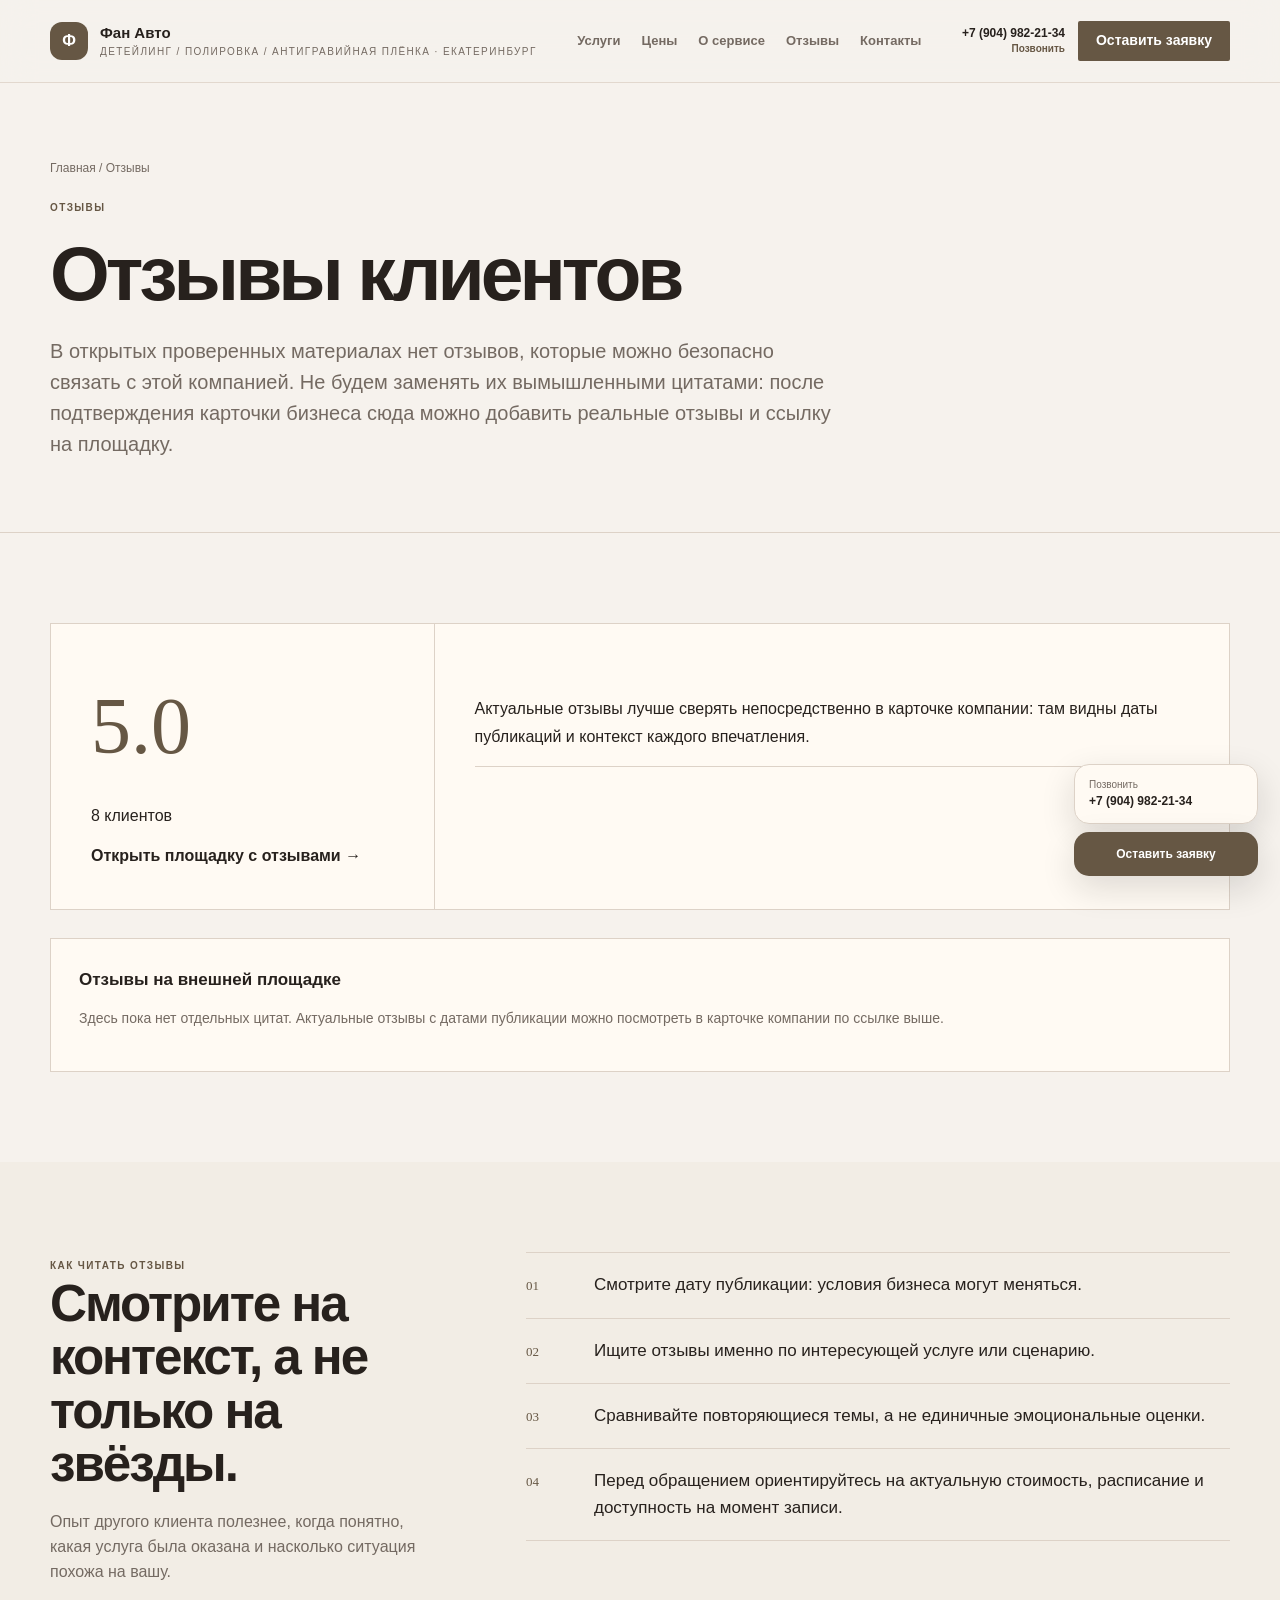
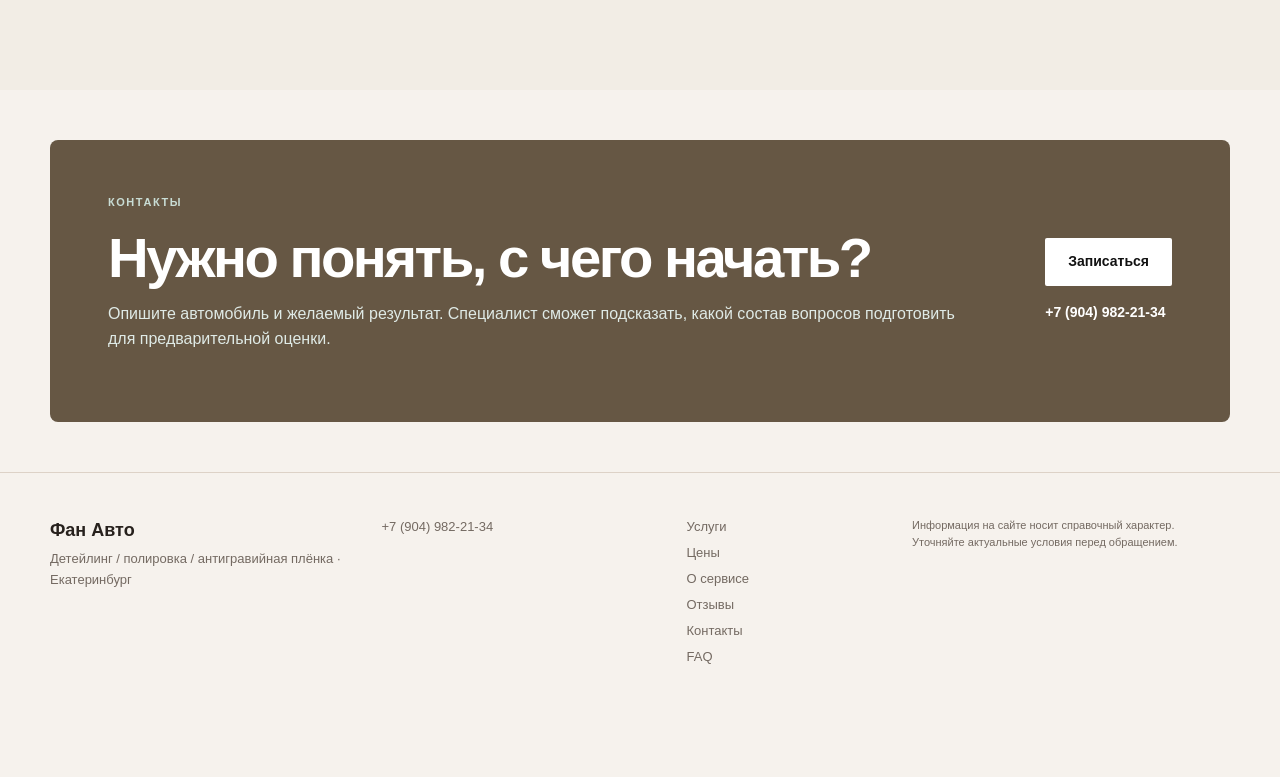
<file: reviews.html>
<!doctype html>
<html lang="ru">
<head>
  <meta charset="utf-8">
  <meta name="viewport" content="width=device-width,initial-scale=1,viewport-fit=cover">
  <title>Отзывы — Фан Авто</title>
  <meta name="description" content="Фан Авто — Детейлинг / полировка / антигравийная плёнка · Екатеринбург. Услуги, цены, отзывы и контакты.">
  <meta name="theme-color" content="#f4f2ed">
  <meta name="robots" content="index,follow">
  <link rel="canonical" href="reviews.html">
  <meta property="og:type" content="website">
  <meta property="og:title" content="Отзывы — Фан Авто">
  <meta property="og:description" content="Фан Авто — Детейлинг / полировка / антигравийная плёнка · Екатеринбург. Услуги, цены, отзывы и контакты.">
  <meta name="twitter:card" content="summary_large_image">
  <link rel="icon" href="favicon.svg" type="image/svg+xml">
  <link rel="manifest" href="site.webmanifest">
  <script>document.documentElement.classList.add('js')</script>
  <style>:root{
  --bg:#f4f2ed;--paper:#fff;--ink:#191918;--muted:#6f6d68;--line:#dcd8cf;--accent:#214f45;--accent-2:#dbe7e1;--dark:#18211f;--radius:22px;--max:1180px;--shadow:0 24px 70px rgba(22,27,25,.08);--serif:Georgia,'Times New Roman',serif;--sans:Inter,-apple-system,BlinkMacSystemFont,'Segoe UI',Arial,sans-serif
}
*{box-sizing:border-box}html{scroll-behavior:smooth;scroll-padding-top:104px}body{margin:0;background:var(--bg);color:var(--ink);font-family:var(--sans);font-size:16px;line-height:1.55;-webkit-font-smoothing:antialiased}img{max-width:100%;display:block}a{color:inherit}button,input,textarea{font:inherit}.wrap{width:min(calc(100% - 48px),var(--max));margin:auto}.site-header{position:sticky;top:0;z-index:90;background:color-mix(in srgb,var(--bg) 90%,transparent);backdrop-filter:blur(16px);border-bottom:1px solid color-mix(in srgb,var(--line) 82%,transparent)}.header-inner{min-height:82px;display:flex;align-items:center;justify-content:space-between;gap:24px}.brand{display:flex;align-items:center;gap:12px;text-decoration:none;min-width:210px}.brand-mark{width:38px;height:38px;border-radius:12px;display:grid;place-items:center;background:var(--accent);color:#fff;font-weight:800}.brand-copy{display:grid;line-height:1.12}.brand-copy b{font-size:15px}.brand-copy small{font-size:10px;text-transform:uppercase;letter-spacing:.14em;color:var(--muted);margin-top:4px}.nav{display:flex;align-items:center;gap:21px}.nav a{text-decoration:none;font-size:13px;font-weight:700;color:var(--muted);position:relative}.nav a:hover,.nav a[aria-current=page]{color:var(--ink)}.nav a[aria-current=page]:after{content:"";position:absolute;left:0;right:0;bottom:-11px;height:2px;background:var(--accent)}.header-actions{display:flex;align-items:center;gap:13px}.header-phone{text-decoration:none;font-size:13px;font-weight:700}.button{display:inline-flex;align-items:center;justify-content:center;min-height:48px;padding:0 22px;border:1px solid transparent;border-radius:999px;text-decoration:none;font-weight:750;font-size:14px;transition:transform .18s ease,background .18s ease,border-color .18s ease}.button:hover{transform:translateY(-1px)}.button.primary{background:var(--accent);color:#fff}.button.secondary{background:var(--ink);color:#fff}.button.ghost{border-color:var(--line);background:transparent}.button.light{background:#fff;color:#111}.button.compact{min-height:40px;padding:0 17px}.text-button{text-decoration:none;font-weight:800;font-size:14px;display:inline-flex;align-items:center;gap:7px}.text-button:hover{text-decoration:underline;text-underline-offset:4px}.light-text{color:#fff}.burger{display:none;width:42px;height:42px;border:1px solid var(--line);background:transparent;border-radius:50%;padding:12px;cursor:pointer}.burger span{display:block;height:1.5px;background:var(--ink);margin:5px 0}.overline{display:block;text-transform:uppercase;letter-spacing:.14em;font-size:11px;font-weight:850;color:var(--accent);margin-bottom:17px}.reveal{opacity:0;transform:translateY(16px);transition:opacity .55s ease,transform .65s cubic-bezier(.2,.7,.2,1)}.reveal.is-visible{opacity:1;transform:none}

/* Home */
.hero-v4{padding:42px 0 18px}.hero-shell{min-height:610px;display:grid;grid-template-columns:1.02fr .98fr;background:var(--paper);border:1px solid var(--line);border-radius:calc(var(--radius) + 8px);overflow:hidden;box-shadow:var(--shadow)}.hero-main{padding:76px 66px;display:flex;flex-direction:column;justify-content:center}.hero-main h1{font-size:clamp(50px,5.7vw,82px);line-height:.96;letter-spacing:-.055em;margin:0 0 28px;max-width:780px}.hero-lede{font-size:20px;line-height:1.5;color:var(--muted);max-width:650px;margin:0 0 30px}.hero-actions{display:flex;gap:12px;flex-wrap:wrap}.hero-note{font-size:12px;color:var(--muted);margin-top:24px;max-width:520px}.hero-visual{margin:0;position:relative;min-height:610px;background:var(--accent-2);overflow:hidden}.hero-visual img{width:100%;height:100%;object-fit:cover}.hero-visual figcaption{position:absolute;right:15px;bottom:15px;padding:7px 10px;background:rgba(255,255,255,.9);border-radius:999px;font-size:10px;font-weight:800}.hero-monogram{height:100%;display:grid;place-items:center;background:linear-gradient(145deg,var(--accent-2),#fff)}.hero-monogram span{font-family:var(--serif);font-size:190px;color:var(--accent);opacity:.45}.fact-strip{display:grid;grid-template-columns:repeat(4,1fr);margin-top:14px;border:1px solid var(--line);background:var(--paper);border-radius:var(--radius);overflow:hidden}.fact-strip>div{padding:18px 20px;border-right:1px solid var(--line);display:grid;gap:4px}.fact-strip>div:last-child{border-right:0}.fact-strip strong{font-size:13px}.fact-strip span{font-size:11px;color:var(--muted)}.urgent-band{padding:22px 0}.urgent-band-inner{border-top:1px solid var(--line);border-bottom:1px solid var(--line);display:flex;align-items:center;justify-content:space-between;gap:26px;padding:24px 0}.urgent-band-inner>div{display:grid;grid-template-columns:auto auto;column-gap:10px;align-items:center}.urgent-band-inner p{grid-column:2;margin:3px 0 0;color:var(--muted);font-size:14px}.signal{width:9px;height:9px;border-radius:50%;background:#c85d4d;box-shadow:0 0 0 6px rgba(200,93,77,.12)}.section-v4{padding:104px 0}.section-v4.tone{background:color-mix(in srgb,var(--accent-2) 42%,var(--bg))}.section-intro{display:grid;grid-template-columns:1.08fr .92fr;gap:80px;align-items:end;margin-bottom:46px}.section-intro h2,.closing-card h2,.faq-title h2,.contact-copy h2{font-size:clamp(40px,4.4vw,64px);line-height:1.02;letter-spacing:-.045em;margin:0}.section-intro p{margin:0;color:var(--muted);font-size:17px;max-width:540px}.service-index{border-top:1px solid var(--line)}.service-line{display:grid;grid-template-columns:64px 1fr 30px;gap:20px;align-items:center;padding:23px 8px;border-bottom:1px solid var(--line);text-decoration:none;transition:padding .18s ease,background .18s ease}.service-line:hover{padding-left:18px;background:color-mix(in srgb,var(--paper) 75%,transparent)}.service-line b{display:block;font-size:21px}.service-line small{display:block;color:var(--muted);font-size:13px;margin-top:4px}.service-no{font-family:var(--serif);font-size:14px;color:var(--muted)}.arrow{font-size:23px}.section-bottom{margin-top:28px;display:flex;justify-content:space-between;gap:18px;align-items:center}.fineprint{font-size:12px;color:var(--muted)}.price-board{background:var(--paper);border:1px solid var(--line);border-radius:var(--radius);overflow:hidden}.price-line{display:grid;grid-template-columns:1fr auto;gap:30px;align-items:center;padding:22px 26px;border-bottom:1px solid var(--line)}.price-line:last-child{border-bottom:0}.price-line span{font-size:16px}.price-line strong{font-size:20px}.price-message{display:grid;grid-template-columns:1fr 1fr;gap:40px;padding:44px;background:var(--paper);border-radius:var(--radius);border:1px solid var(--line)}.price-message h3{font-size:34px;margin:0}.price-message p{color:var(--muted);margin:0 0 20px}.doctor-feature{display:grid;grid-template-columns:.82fr 1.18fr;min-height:470px;background:var(--dark);color:#fff;border-radius:calc(var(--radius) + 8px);overflow:hidden}.doctor-photo{min-height:470px;background:color-mix(in srgb,var(--accent) 55%,#111);display:grid;place-items:center}.doctor-photo img{width:100%;height:100%;object-fit:cover}.doctor-photo>span{font-family:var(--serif);font-size:140px;opacity:.65}.doctor-copy{padding:58px;display:flex;flex-direction:column;justify-content:center}.doctor-copy .overline{color:#a8c8bc}.doctor-copy h3{font-size:clamp(38px,4vw,60px);line-height:1.04;letter-spacing:-.04em;margin:0 0 20px}.doctor-copy p{color:#cfd5d2;max-width:580px}.doctor-actions{display:flex;gap:20px;align-items:center;margin-top:20px}.doctor-actions .text-button{color:#fff}.doctor-feature.no-photo{grid-template-columns:1fr}.gallery-mosaic{display:grid;grid-template-columns:1.2fr .8fr .8fr;grid-template-rows:260px 260px;gap:12px}.gallery-item{margin:0;position:relative;overflow:hidden;border-radius:var(--radius);background:#ddd}.gallery-item.item-1{grid-row:1/3}.gallery-item.item-4,.gallery-item.item-5{display:none}.gallery-item img{width:100%;height:100%;object-fit:cover;transition:transform .45s ease}.gallery-item:hover img{transform:scale(1.02)}.gallery-item figcaption{position:absolute;bottom:12px;left:12px;background:rgba(255,255,255,.9);padding:7px 10px;border-radius:999px;font-size:10px;font-weight:800}.gallery-empty{padding:80px 40px;text-align:center;border:1px dashed var(--line);border-radius:var(--radius)}.gallery-empty b{font-size:38px}.gallery-empty p{color:var(--muted)}.review-layout{display:grid;grid-template-columns:.38fr .62fr;gap:70px;align-items:center}.review-score{display:flex;align-items:flex-end;gap:14px}.review-score strong{font-family:var(--serif);font-size:110px;line-height:.8;color:var(--accent)}.review-score span{font-size:13px;color:var(--muted)}.review-copy h2{font-size:clamp(40px,4vw,62px);line-height:1.02;letter-spacing:-.04em;margin:0 0 22px}.review-copy blockquote{font-size:23px;line-height:1.48;margin:0 0 28px;padding:0;border:0}.review-copy p{color:var(--muted)}.review-links{display:flex;gap:24px;flex-wrap:wrap}.faq-layout{display:grid;grid-template-columns:.38fr .62fr;gap:70px}.faq-title p{color:var(--muted)}.faq-list{border-top:1px solid var(--line)}.faq-list details{border-bottom:1px solid var(--line)}.faq-list summary{list-style:none;cursor:pointer;padding:23px 0;font-size:17px;font-weight:750;display:flex;justify-content:space-between;gap:20px}.faq-list summary::-webkit-details-marker{display:none}.faq-list summary span{font-size:22px;font-weight:400;transition:transform .2s}.faq-list details[open] summary span{transform:rotate(45deg)}.faq-list details p{color:var(--muted);margin:0;padding:0 42px 23px 0}.contact-v4{padding:40px 0 90px}.contact-shell{background:var(--dark);color:#fff;border-radius:calc(var(--radius) + 12px);padding:66px;display:grid;grid-template-columns:1fr 1fr;gap:80px}.contact-copy .overline{color:#a8c8bc}.contact-copy p{color:#cfd5d2;font-size:17px}.contact-actions{display:flex;gap:18px;align-items:center;margin-top:28px}.contact-data{border-top:1px solid rgba(255,255,255,.2)}.contact-data>div{padding:18px 0;border-bottom:1px solid rgba(255,255,255,.2);display:grid;grid-template-columns:90px 1fr;gap:20px}.contact-data span{color:#aab3af;font-size:12px}.contact-data b,.contact-data a{font-size:15px;text-decoration:none}.contact-data a:hover{text-decoration:underline}.closing-cta{padding:50px 0}.closing-card{background:var(--accent);color:#fff;padding:54px 58px;border-radius:calc(var(--radius) + 6px);display:grid;grid-template-columns:1fr auto;gap:60px;align-items:center}.closing-card .overline{color:#c9ddd5}.closing-card p{color:#dfeae6}.closing-actions{display:grid;gap:16px;justify-items:start}.site-footer{border-top:1px solid var(--line);padding:44px 0 110px}.footer-grid{display:grid;grid-template-columns:1.1fr 1fr .7fr 1.2fr;gap:40px;font-size:13px;color:var(--muted)}.footer-brand{font-size:18px;font-weight:850;color:var(--ink);text-decoration:none}.footer-grid p{margin:5px 0}.footer-grid a{text-decoration:none}.footer-links{display:grid;gap:6px}.legal{font-size:11px}.mobile-actions{display:none}

/* Inner pages */
.page-hero{padding:76px 0 52px;border-bottom:1px solid var(--line)}.page-hero h1{font-size:clamp(48px,6vw,82px);line-height:.98;letter-spacing:-.052em;margin:18px 0 24px;max-width:950px}.page-hero .lead{font-size:20px;color:var(--muted);max-width:760px}.breadcrumb{font-size:12px;color:var(--muted);margin-bottom:16px}.breadcrumb a{text-decoration:none}.eyebrow{display:inline-block;text-transform:uppercase;letter-spacing:.14em;font-size:10px;font-weight:850;color:var(--accent)}.section{padding:90px 0}.section.soft{background:color-mix(in srgb,var(--accent-2) 38%,var(--bg))}.section-head{display:grid;grid-template-columns:.32fr .68fr;gap:50px;margin-bottom:42px}.section-head h2{font-size:clamp(38px,4.2vw,60px);line-height:1.05;letter-spacing:-.04em;margin:0}.section-head p{color:var(--muted)}.kicker{font-size:10px;text-transform:uppercase;letter-spacing:.14em;font-weight:850;color:var(--accent)}.grid{display:grid;gap:1px;background:var(--line);border:1px solid var(--line)}.grid-3{grid-template-columns:repeat(3,1fr)}.service-grid{grid-template-columns:repeat(2,1fr)}.card{background:var(--paper);padding:32px}.card h2,.card h3{margin:13px 0 12px;font-size:28px;line-height:1.1}.card p{color:var(--muted)}.card a,.card-link{text-decoration:none;font-weight:800}.linked-card{text-decoration:none}.num{font-family:var(--serif);font-size:12px;color:var(--muted)}.price-list{border-top:1px solid var(--line)}.price-row{display:grid;grid-template-columns:1fr .65fr auto;gap:20px;padding:20px 0;border-bottom:1px solid var(--line);align-items:center}.price-row span{color:var(--muted);font-size:12px}.price-row strong{font-size:20px}.fineprint{margin-top:16px}.price-empty{display:grid;grid-template-columns:1fr 1fr;gap:50px;padding:40px;border:1px solid var(--line);background:var(--paper);border-radius:var(--radius)}.price-empty h3{font-size:36px;margin:14px 0}.price-empty p{color:var(--muted)}.inline-strong{font-weight:850;text-decoration:none}.urgent-grid{display:grid;grid-template-columns:repeat(2,1fr);border-top:1px solid var(--line);border-left:1px solid var(--line)}.urgent{min-height:230px;padding:28px;border-right:1px solid var(--line);border-bottom:1px solid var(--line);display:grid;grid-template-columns:42px 1fr;gap:15px}.urgent h3{font-size:26px;margin:0 0 10px}.urgent p{color:var(--muted)}.urgent .link{text-decoration:none;font-weight:800;font-size:13px}.doctor{display:grid;grid-template-columns:1fr 1fr;background:var(--dark);color:#fff;border-radius:var(--radius);overflow:hidden}.doctor-card{padding:52px}.doctor-card h3{font-size:44px;line-height:1.05}.doctor-card p{color:#cfd5d2}.doctor-card .call{display:inline-flex;margin-top:15px;background:#fff;color:#111;text-decoration:none;padding:12px 18px;border-radius:999px;font-weight:800}.doctor-proof{min-height:360px;display:grid;place-items:center;background:#26332f}.doctor-proof img{width:100%;height:100%;object-fit:cover}.doctor-letter{font-family:var(--serif);font-size:120px}.text-proof{padding:50px;place-items:start;align-content:center}.text-proof strong{font-size:40px}.split{display:grid;grid-template-columns:1fr 1fr;gap:1px;background:var(--line);border:1px solid var(--line)}.split>div{background:var(--paper);padding:34px}.plain{list-style:none;margin:18px 0 0;padding:0}.plain li{display:flex;justify-content:space-between;gap:15px;border-top:1px solid var(--line);padding:14px 0}.plain a{text-decoration:none;font-weight:700}.plain span{color:var(--muted);font-size:12px}.gallery-strip{display:grid;grid-template-columns:1.25fr .75fr .75fr;gap:10px;min-height:410px}.shot{margin:0;position:relative;overflow:hidden;background:#ddd;min-height:220px}.shot-main{grid-row:span 2}.shot img{width:100%;height:100%;object-fit:cover}.shot figcaption{position:absolute;left:10px;bottom:10px;background:#fff;padding:6px 9px;font-size:10px}.gallery-placeholder{padding:80px;border:1px dashed var(--line);grid-column:1/-1}.section-link-row{display:flex;justify-content:space-between;gap:20px;margin-top:20px}.section-link-row a{text-decoration:none;font-weight:800}.reviews{display:grid;grid-template-columns:.65fr 1.35fr;gap:1px;background:var(--line);border:1px solid var(--line)}.review-main,.review-side{background:var(--paper);padding:40px}.rating{font-family:var(--serif);font-size:80px;color:var(--accent)}.review-main blockquote{font-size:20px;margin:24px 0}.review-main a,.review-side a{font-weight:800;text-decoration:none}.review-side p{padding:15px 0;border-bottom:1px solid var(--line)}.faq{max-width:850px;margin-left:auto}.faq details{border-top:1px solid var(--line)}.faq details:last-child{border-bottom:1px solid var(--line)}.faq summary{cursor:pointer;padding:18px 0;font-weight:800}.faq p{color:var(--muted);padding-bottom:17px}.contact{padding:76px 0}.contact-grid{display:grid;grid-template-columns:.85fr 1.15fr;gap:60px}.contact-box{padding:17px 0;border-top:1px solid var(--line);display:grid;grid-template-columns:110px 1fr;gap:15px}.contact-box span{font-size:11px;color:var(--muted)}.contact-box a,.contact-box strong{font-size:18px;text-decoration:none}.map-card{border:1px solid var(--line);background:var(--paper)}.map-abstract{min-height:330px;background:linear-gradient(135deg,var(--accent-2),#fff);display:grid;place-content:center;text-align:center;padding:30px}.map-abstract span{font-size:13px;text-transform:uppercase;letter-spacing:.12em}.map-abstract b{font-size:28px;margin-top:8px}.map-caption{padding:17px;display:flex;justify-content:space-between;gap:15px}.map-caption span{display:block;color:var(--muted);font-size:11px}.map-actions{display:flex;gap:12px}.map-actions a{text-decoration:none;font-weight:800;font-size:12px}.request-panel{display:grid;grid-template-columns:.8fr 1.2fr;gap:55px}.wa-form{display:grid;gap:14px}.wa-form label{display:grid;gap:6px;font-size:12px;font-weight:800}.wa-form input,.wa-form textarea{padding:14px 15px;border:1px solid var(--line);background:var(--paper);border-radius:12px}.wa-form .btn,.btn{display:inline-flex;justify-content:center;align-items:center;text-decoration:none;border:0;background:var(--accent);color:#fff;padding:13px 19px;border-radius:999px;font-weight:800;cursor:pointer}.btn.alt{background:transparent;color:var(--ink);border:1px solid var(--line)}.actions{display:flex;gap:12px;flex-wrap:wrap}.doctor-detail-grid{display:grid;grid-template-columns:1fr .5fr;gap:60px;align-items:end}.doctor-detail-photo{min-height:330px;background:var(--accent-2);display:grid;place-items:center;overflow:hidden;border-radius:var(--radius)}.doctor-detail-photo img{width:100%;height:100%;object-fit:cover}.doctor-detail-photo span{font-family:var(--serif);font-size:110px}.detail-layout{display:grid;grid-template-columns:1.25fr .75fr;gap:60px}.detail-copy h2{font-size:42px}.detail-copy p{color:var(--muted)}.detail-aside{padding:32px;border:1px solid var(--line);background:var(--paper);align-self:start}.detail-aside h3{font-size:29px}.check-list{padding-left:18px}.check-list li{margin:10px 0}.full-gallery{display:grid;grid-template-columns:repeat(3,1fr);gap:10px}.full-gallery figure{margin:0;min-height:270px;position:relative;overflow:hidden}.full-gallery figure:first-child{grid-column:span 2;grid-row:span 2}.full-gallery img{width:100%;height:100%;object-fit:cover;cursor:zoom-in}.full-gallery figcaption{position:absolute;left:10px;bottom:10px;background:#fff;padding:6px 9px;font-size:10px}.reputation-bar{display:flex;gap:1px;background:var(--line);border:1px solid var(--line)}.reputation-bar>div{background:var(--paper);padding:24px;flex:1}.reputation-bar b{display:block;font-size:29px}.reputation-bar span{color:var(--muted);font-size:11px}.source-note{font-size:11px;color:var(--muted)}

/* Four distinct families */
body[data-family="editorial"]{--bg:#f2efe9;--paper:#fbfaf7;--accent:#254f44;--accent-2:#dfe8e2;--dark:#17221e;--radius:4px}body[data-family="editorial"] .hero-main h1,body[data-family="editorial"] .section-intro h2,body[data-family="editorial"] .page-hero h1{font-family:var(--serif);font-weight:500;letter-spacing:-.045em}body[data-family="editorial"] .hero-shell{box-shadow:none}body[data-family="editorial"] .brand-mark{border-radius:2px}body[data-family="editorial"] .button{border-radius:2px}
body[data-family="gallery"]{--bg:#f7f4f0;--paper:#fffdfa;--accent:#8a493e;--accent-2:#efe0da;--dark:#261d1b;--radius:28px}body[data-family="gallery"] .hero-shell{position:relative;display:block;min-height:690px;background:var(--dark)}body[data-family="gallery"] .hero-visual{position:absolute;inset:0;min-height:690px}body[data-family="gallery"] .hero-visual:after{content:"";position:absolute;inset:0;background:linear-gradient(90deg,rgba(18,13,12,.74) 0%,rgba(18,13,12,.22) 64%,rgba(18,13,12,.06) 100%)}body[data-family="gallery"] .hero-main{position:relative;z-index:2;color:#fff;min-height:690px;width:min(680px,70%);padding:76px}body[data-family="gallery"] .hero-lede,body[data-family="gallery"] .hero-note{color:#e3ddda}body[data-family="gallery"] .hero-main .overline{color:#f2c9be}body[data-family="gallery"] .button.ghost{border-color:rgba(255,255,255,.5);color:#fff}body[data-family="gallery"] .hero-monogram{background:linear-gradient(135deg,#815649,#34201c)}body[data-family="gallery"] .hero-monogram span{color:#fff}
body[data-family="precision"]{--bg:#f2f5f7;--paper:#fff;--ink:#10202b;--muted:#65717a;--line:#ced8df;--accent:#145b7a;--accent-2:#dbeaf1;--dark:#102c3a;--radius:12px}body[data-family="precision"] .hero-shell{box-shadow:none;border-radius:0;border-left:6px solid var(--accent)}body[data-family="precision"] .hero-main{padding:70px}body[data-family="precision"] .hero-main h1{font-weight:720}body[data-family="precision"] .fact-strip{border-radius:0}body[data-family="precision"] .service-line{grid-template-columns:80px 1fr 30px}body[data-family="precision"] .button{border-radius:8px}body[data-family="precision"] .brand-mark{border-radius:8px}
body[data-family="warm"]{--bg:#f5f1e8;--paper:#fffdf8;--ink:#302921;--muted:#786f64;--line:#dfd5c7;--accent:#7d5b35;--accent-2:#eadfcd;--dark:#3d3328;--radius:30px}body[data-family="warm"] .hero-shell{grid-template-columns:.92fr 1.08fr}body[data-family="warm"] .hero-visual{order:-1}body[data-family="warm"] .hero-main h1,body[data-family="warm"] .section-intro h2,body[data-family="warm"] .page-hero h1{font-family:var(--serif);font-weight:500}body[data-family="warm"] .hero-main{padding:64px}body[data-family="warm"] .brand-mark{background:#7d5b35}body[data-family="warm"] .button.primary{background:#7d5b35}

.lightbox{position:fixed;z-index:130;inset:0;background:rgba(10,12,12,.92);display:grid;place-items:center;padding:28px;opacity:0;pointer-events:none;transition:opacity .2s}.lightbox.open{opacity:1;pointer-events:auto}.lightbox img{max-width:94vw;max-height:88vh}.lightbox button{position:absolute;right:22px;top:18px;width:46px;height:46px;border:0;border-radius:50%;background:#fff;color:#111;font-size:25px;cursor:pointer}

@media(max-width:1040px){.header-phone{display:none}.nav{gap:14px}.hero-main{padding:56px 42px}.hero-shell{min-height:540px}.hero-visual{min-height:540px}.fact-strip{grid-template-columns:repeat(2,1fr)}.fact-strip>div:nth-child(2){border-right:0}.fact-strip>div:nth-child(-n+2){border-bottom:1px solid var(--line)}.section-intro,.review-layout,.faq-layout,.contact-shell,.closing-card,.section-head,.request-panel,.detail-layout{grid-template-columns:1fr;gap:28px}.gallery-mosaic{grid-template-columns:1fr 1fr;grid-template-rows:330px 230px}.gallery-item.item-1{grid-column:1/-1;grid-row:auto}.doctor-feature{grid-template-columns:.8fr 1.2fr}.footer-grid{grid-template-columns:1fr 1fr}.grid-3{grid-template-columns:repeat(2,1fr)}body[data-family="gallery"] .hero-main{width:75%;padding:58px}body[data-family="warm"] .hero-shell{grid-template-columns:1fr 1fr}}
@media(max-width:820px){.nav{display:none;position:absolute;top:81px;left:0;right:0;background:var(--paper);padding:18px 24px 24px;flex-direction:column;align-items:stretch;border-bottom:1px solid var(--line)}.nav.open{display:flex}.nav a{font-size:16px;padding:7px 0}.nav a[aria-current=page]:after{display:none}.burger{display:block}.header-actions .button{display:none}.hero-shell,body[data-family="warm"] .hero-shell{grid-template-columns:1fr}.hero-main{padding:48px 36px;order:1}.hero-visual,body[data-family="gallery"] .hero-visual{min-height:380px;position:relative;inset:auto;order:0}body[data-family="gallery"] .hero-shell{min-height:0;background:var(--paper)}body[data-family="gallery"] .hero-visual:after{background:linear-gradient(0deg,rgba(18,13,12,.25),transparent)}body[data-family="gallery"] .hero-main{min-height:auto;width:auto;padding:48px 36px;color:var(--ink)}body[data-family="gallery"] .hero-lede,body[data-family="gallery"] .hero-note{color:var(--muted)}body[data-family="gallery"] .hero-main .overline{color:var(--accent)}body[data-family="gallery"] .button.ghost{border-color:var(--line);color:var(--ink)}.urgent-band-inner{align-items:flex-start;flex-direction:column}.service-line{grid-template-columns:46px 1fr 24px}.doctor-feature{grid-template-columns:1fr}.doctor-photo{min-height:340px}.gallery-mosaic{grid-template-columns:1fr 1fr;grid-template-rows:260px 210px}.gallery-item.item-1{grid-column:1/-1}.contact-shell{padding:46px 36px}.closing-card{padding:44px 36px}.mobile-actions{display:grid;grid-template-columns:repeat(3,1fr);position:fixed;left:0;right:0;bottom:0;z-index:100;background:#fff;border-top:1px solid var(--line);padding-bottom:env(safe-area-inset-bottom)}.mobile-actions a{text-decoration:none;text-align:center;padding:13px 6px;font-size:12px;font-weight:800}.mobile-actions .accent{background:var(--accent);color:#fff}.site-footer{padding-bottom:120px}.doctor-detail-grid{grid-template-columns:1fr}.doctor-detail-photo{min-height:300px}.contact-grid{grid-template-columns:1fr}.gallery-strip{grid-template-columns:1fr 1fr}.shot-main{grid-column:1/-1;grid-row:auto}.urgent-grid{grid-template-columns:1fr}.service-grid{grid-template-columns:1fr}.price-empty{grid-template-columns:1fr}.reviews{grid-template-columns:1fr}.full-gallery{grid-template-columns:1fr 1fr}}
@media(max-width:600px){.wrap{width:min(calc(100% - 28px),var(--max))}.header-inner{min-height:70px}.nav{top:70px}.brand-copy small{display:none}.brand{min-width:0}.brand-mark{width:34px;height:34px}.hero-v4{padding-top:18px}.hero-main{padding:38px 24px}.hero-main h1{font-size:45px}.hero-lede{font-size:17px}.hero-actions{display:grid}.hero-actions .button{width:100%}.hero-visual{min-height:300px!important}.fact-strip{grid-template-columns:1fr}.fact-strip>div{border-right:0!important;border-bottom:1px solid var(--line)!important}.fact-strip>div:last-child{border-bottom:0!important}.section-v4{padding:72px 0}.section-intro{margin-bottom:30px}.section-intro h2,.faq-title h2,.contact-copy h2,.closing-card h2{font-size:39px}.service-line{padding:18px 0}.service-line small{display:none}.price-line{padding:18px}.price-line strong{font-size:17px}.price-message{grid-template-columns:1fr;padding:28px}.doctor-copy{padding:32px 26px}.doctor-copy h3{font-size:39px}.doctor-actions{align-items:flex-start;flex-direction:column}.gallery-mosaic{display:grid;grid-template-columns:1fr;grid-template-rows:auto}.gallery-item{min-height:260px}.gallery-item.item-1{grid-column:auto}.gallery-item.item-3{display:none}.review-score strong{font-size:82px}.review-copy blockquote{font-size:19px}.faq-layout{gap:34px}.contact-shell{padding:38px 25px}.contact-data>div{grid-template-columns:1fr;gap:4px}.contact-actions{align-items:flex-start;flex-direction:column}.footer-grid{grid-template-columns:1fr}.closing-card{padding:36px 25px}.page-hero{padding:54px 0 38px}.page-hero h1{font-size:44px}.page-hero .lead{font-size:17px}.section{padding:65px 0}.section-head h2{font-size:38px}.grid-3{grid-template-columns:1fr}.price-row{grid-template-columns:1fr auto}.price-row span{display:none}.urgent{min-height:190px}.doctor{grid-template-columns:1fr}.doctor-card{padding:30px}.doctor-proof{min-height:280px}.split{grid-template-columns:1fr}.gallery-strip{grid-template-columns:1fr}.shot-main{grid-column:auto}.section-link-row{display:grid}.request-panel{gap:24px}.full-gallery{grid-template-columns:1fr}.full-gallery figure:first-child{grid-column:auto;grid-row:auto}.map-caption{display:block}.map-actions{margin-top:12px}.doctor-detail-photo{min-height:260px}.detail-copy h2{font-size:34px}}
@media(prefers-reduced-motion:reduce){*{scroll-behavior:auto!important;animation:none!important;transition:none!important}.reveal{opacity:1!important;transform:none!important}}
/* Inner-page refinements */
.doctor-grid{grid-template-columns:repeat(2,1fr)}.doctor-grid .doctor-card{padding:0;display:grid;grid-template-columns:180px 1fr;min-height:220px}.doctor-grid .doctor-photo{min-height:220px;background:var(--accent-2);display:grid;place-items:center;text-decoration:none;overflow:hidden}.doctor-grid .doctor-photo img{width:100%;height:100%;object-fit:cover}.doctor-grid .doctor-photo span{font-family:var(--serif);font-size:72px;color:var(--accent)}.doctor-grid .doctor-copy{padding:28px;color:var(--ink);display:block}.doctor-grid .doctor-copy h2{font-size:26px;margin:0 0 8px;line-height:1.1}.doctor-grid .doctor-copy p{color:var(--muted);margin:0 0 20px}.empty-state{padding:70px 36px;border:1px dashed var(--line);background:var(--paper);text-align:center;grid-column:1/-1}.empty-state h2{font-size:34px;max-width:720px;margin:auto}.visual-disclaimer{font-size:11px;color:var(--muted);margin-top:18px}.text-link{font-weight:800;text-decoration:none}.subtle-link{display:block;margin-top:14px;font-size:12px;color:#d3d9d6}.service-detail-hero .actions{margin-top:28px}
@media(max-width:820px){.doctor-grid{grid-template-columns:1fr}.doctor-grid .doctor-card{grid-template-columns:150px 1fr}}
@media(max-width:600px){.doctor-grid .doctor-card{grid-template-columns:1fr}.doctor-grid .doctor-photo{min-height:280px}.doctor-grid .doctor-copy{padding:24px}}
/* Graceful fallback if a remote photo is temporarily unavailable. */
.hero-visual.image-failed,.gallery-item.image-failed,.shot.image-failed,.doctor-photo.image-failed,.doctor-detail-photo.image-failed,.full-gallery figure.image-failed{background:linear-gradient(145deg,var(--accent-2),color-mix(in srgb,var(--paper) 80%,var(--accent-2)));position:relative}.hero-visual.image-failed:after{content:"";position:absolute;inset:16%;border:1px solid color-mix(in srgb,var(--accent) 25%,transparent);border-radius:50%;opacity:.45}.gallery-item.image-failed:after,.shot.image-failed:after,.full-gallery figure.image-failed:after{content:"Фото компании";position:absolute;left:18px;bottom:16px;font-size:11px;font-weight:800;color:var(--muted)}

/* ===== Universal V7: content-rich layouts ===== */
.section-v7{padding:88px 0}.tone-soft{background:color-mix(in srgb,var(--paper) 72%,var(--accent-2))}.section-intro.compact{margin-bottom:34px}.rich-intro{display:grid;grid-template-columns:.78fr 1.22fr;gap:84px;align-items:start}.rich-intro h2{font-size:clamp(38px,4.1vw,60px);line-height:1.02;letter-spacing:-.045em;margin:0 0 22px}.rich-intro-lead{font-size:18px;color:var(--muted);max-width:500px}.prose-stack{max-width:760px}.prose-stack p{font-size:17px;line-height:1.78;margin:0 0 22px;color:color-mix(in srgb,var(--ink) 82%,var(--muted))}.prose-stack p:first-child{font-size:20px;line-height:1.65;color:var(--ink)}
.scenario-grid{display:grid;grid-template-columns:repeat(3,1fr);gap:14px}.scenario-card{background:var(--paper);border:1px solid var(--line);border-radius:var(--radius);padding:30px;min-height:270px;display:flex;flex-direction:column}.scenario-no{font-family:var(--serif);font-size:13px;color:var(--accent);margin-bottom:auto}.scenario-card h3{font-size:25px;line-height:1.12;margin:34px 0 13px}.scenario-card p{color:var(--muted);margin:0 0 18px;line-height:1.68}.scenario-card small{font-size:11px;color:var(--muted);margin-top:auto}.process-section{border-top:1px solid var(--line);border-bottom:1px solid var(--line)}.process-grid{display:grid;grid-template-columns:repeat(4,1fr);border-top:1px solid var(--line);border-left:1px solid var(--line)}.process-step{min-height:250px;padding:28px;border-right:1px solid var(--line);border-bottom:1px solid var(--line);background:var(--paper)}.process-step>span{font-family:var(--serif);font-size:13px;color:var(--accent)}.process-step h3{font-size:22px;margin:48px 0 12px;line-height:1.15}.process-step p{color:var(--muted);margin:0;line-height:1.68}.decision-section{background:var(--dark);color:#fff}.decision-layout{display:grid;grid-template-columns:.72fr 1.28fr;gap:80px;align-items:start}.decision-layout h2{font-size:clamp(38px,4vw,58px);line-height:1.04;letter-spacing:-.04em;margin:0 0 20px}.decision-layout>div>p{color:#cdd2cf;max-width:520px}.decision-layout .overline,.decision-layout .eyebrow{color:#a8c8bc}.decision-list{list-style:none;margin:0;padding:0;border-top:1px solid rgba(255,255,255,.18)}.decision-list li{display:grid;grid-template-columns:52px 1fr;gap:16px;padding:19px 0;border-bottom:1px solid rgba(255,255,255,.18);align-items:start}.decision-list li>span{font-family:var(--serif);color:#a8c8bc;font-size:13px;padding-top:4px}.decision-list li>p{margin:0;font-size:17px;line-height:1.55}.section.soft .decision-layout{color:var(--ink)}.section.soft .decision-layout>div>p{color:var(--muted)}.section.soft .decision-layout .eyebrow{color:var(--accent)}.section.soft .decision-list{border-color:var(--line)}.section.soft .decision-list li{border-color:var(--line)}.section.soft .decision-list li>span{color:var(--accent)}.trust-point-grid{display:grid;grid-template-columns:repeat(2,1fr);gap:12px}.trust-point{display:grid;grid-template-columns:54px 1fr;gap:16px;padding:22px 24px;background:var(--paper);border:1px solid var(--line);border-radius:calc(var(--radius) * .7)}.trust-point span{font-family:var(--serif);color:var(--accent);font-size:13px}.trust-point p{margin:0;line-height:1.62}.mini-points{list-style:none;margin:18px 0 24px;padding:0;display:grid;gap:8px}.mini-points li{font-size:13px;color:var(--muted);padding-left:17px;position:relative}.mini-points li:before{content:"";position:absolute;left:0;top:.65em;width:6px;height:6px;border-radius:50%;background:var(--accent)}.question-list{margin:18px 0 26px;padding-left:18px}.question-list li{margin:0 0 12px;line-height:1.5;color:var(--muted)}.detail-copy>p{font-size:17px;line-height:1.78}.service-card p{line-height:1.65}.page-hero .lead{max-width:800px}.price-empty p{line-height:1.7}.reviews .review-side p{line-height:1.75}.faq-list details p{line-height:1.72}.contact-box strong,.contact-box a{line-height:1.45}

@media(max-width:1040px){.rich-intro,.decision-layout{grid-template-columns:1fr;gap:34px}.scenario-grid{grid-template-columns:1fr 1fr}.process-grid{grid-template-columns:1fr 1fr}.trust-point-grid{grid-template-columns:1fr}}
@media(max-width:700px){.section-v7{padding:68px 0}.scenario-grid,.process-grid{grid-template-columns:1fr}.scenario-card{min-height:220px}.process-step{min-height:210px}.process-step h3{margin-top:32px}.rich-intro h2,.decision-layout h2{font-size:38px}.prose-stack p,.detail-copy>p{font-size:16px}.decision-list li{grid-template-columns:42px 1fr}.trust-point{grid-template-columns:42px 1fr}.service-line small{display:block;font-size:12px;line-height:1.45;margin-top:6px}.service-line{align-items:start}.section-v4{padding:72px 0}}

/* Progressive enhancement: content is visible without JavaScript. Animation is enabled only when JS marks the document. */
.reveal{opacity:1;transform:none}.js .reveal{opacity:0;transform:translateY(16px)}.js .reveal.is-visible{opacity:1;transform:none}
@media(max-width:600px){.page-hero h1,.hero-main h1,.section-intro h2,.rich-intro h2,.decision-layout h2{overflow-wrap:anywhere;hyphens:auto}}

/* ===== Sale Ready V8 conversion polish ===== */
.conversion-band{padding:26px 0;background:var(--dark);color:#fff}.conversion-shell{display:flex;align-items:center;justify-content:space-between;gap:48px;padding:34px 0}.conversion-shell h2{font-size:clamp(30px,3.6vw,48px);line-height:1.05;letter-spacing:-.035em;margin:0 0 10px}.conversion-shell p{margin:0;color:#cfd5d2;max-width:700px}.conversion-shell .overline{color:#a8c8bc;margin-bottom:10px}.conversion-actions{display:flex;align-items:center;gap:22px;flex-shrink:0}.form-note{font-size:11px!important;line-height:1.45!important;color:var(--muted)!important;margin:4px 0 0!important}.page-hero .actions{display:flex;gap:12px;flex-wrap:wrap;margin-top:26px}
@media(max-width:760px){.conversion-shell{align-items:flex-start;flex-direction:column;gap:22px}.conversion-actions{width:100%;flex-direction:column;align-items:flex-start}.conversion-actions .button{width:100%}}

/* ===== Commercial V12: niche-aware interaction and less template-like composition ===== */
.section-v9{padding:96px 0;background:var(--paper)}
.intent-layout{display:grid;grid-template-columns:.72fr 1.28fr;gap:72px;align-items:start}
.intent-copy{position:sticky;top:112px}
.intent-copy h2{font-size:clamp(38px,4.5vw,64px);line-height:1.02;letter-spacing:-.045em;margin:0 0 20px;max-width:650px}
.intent-copy p{font-size:18px;line-height:1.65;color:var(--muted);max-width:520px}
.intent-copy small{display:block;margin-top:26px;font-size:12px;font-weight:800;letter-spacing:.05em;text-transform:uppercase;color:var(--accent)}
.intent-picker{display:grid;grid-template-columns:1fr .78fr;gap:14px;align-items:stretch}
.intent-options{display:grid;border-top:1px solid var(--line)}
.intent-option{appearance:none;background:transparent;border:0;border-bottom:1px solid var(--line);padding:20px 4px;text-align:left;color:var(--ink);cursor:pointer;display:grid;gap:7px;font:inherit;transition:padding .2s ease,color .2s ease}
.intent-option:hover,.intent-option:focus-visible,.intent-option.active{padding-left:16px;color:var(--accent);outline:none}
.intent-option b{font-size:20px;line-height:1.2}
.intent-option span{font-size:13px;line-height:1.55;color:var(--muted)}
.intent-result{border-radius:var(--radius);background:var(--dark);color:#fff;padding:30px;display:flex;flex-direction:column;min-height:100%}
.intent-result .overline{color:#a8c8bc}
.intent-result>p{font-size:18px;line-height:1.62;margin:28px 0 auto}
.intent-actions{display:grid;gap:10px;margin-top:34px}
.intent-result .button.ghost{border-color:rgba(255,255,255,.35);color:#fff;background:transparent}
.intent-toast{margin-top:10px;font-size:12px;color:#a8c8bc}
body[data-family="precision"] .intent-result{border-radius:4px}
body[data-family="editorial"] .intent-options{counter-reset:intent}
body[data-family="gallery"] .intent-layout{grid-template-columns:.9fr 1.1fr}
body[data-family="warm"] .intent-result{background:color-mix(in srgb,var(--dark) 88%,#6f5039)}
@media(max-width:980px){.intent-layout{grid-template-columns:1fr;gap:36px}.intent-copy{position:static}.intent-picker{grid-template-columns:1fr 1fr}}
@media(max-width:700px){.section-v9{padding:70px 0}.intent-picker{grid-template-columns:1fr}.intent-copy h2{font-size:38px}.intent-result{min-height:280px}.intent-option{padding:18px 2px}.intent-option:hover,.intent-option:focus-visible,.intent-option.active{padding-left:10px}}

/* ===== Commercial V12: eight genuinely different art directions ===== */
body[data-family="atelier"]{--bg:#f6f2ed;--paper:#fffaf3;--ink:#27211d;--muted:#746a62;--line:#ddd2c7;--accent:#8b553e;--accent-2:#efe1d6;--dark:#2d211b;--radius:2px}
body[data-family="atelier"] .hero-shell{grid-template-columns:1.15fr .85fr;background:transparent;box-shadow:none;border-top:1px solid var(--line);border-bottom:1px solid var(--line)}
body[data-family="atelier"] .hero-main h1,body[data-family="atelier"] .section-intro h2{font-family:var(--serif);font-weight:500}
body[data-family="atelier"] .button,body[data-family="atelier"] .scenario-card{border-radius:2px}
body[data-family="industrial"]{--bg:#eceeea;--paper:#f7f8f4;--ink:#151a17;--muted:#5e6861;--line:#bfc6c0;--accent:#37583e;--accent-2:#d5ded5;--dark:#172019;--radius:0px}
body[data-family="industrial"] .hero-shell{border-radius:0;box-shadow:none;border:1px solid var(--ink)}
body[data-family="industrial"] .overline{font-family:var(--sans);letter-spacing:.14em}
body[data-family="industrial"] .service-line,body[data-family="industrial"] .fact-strip,body[data-family="industrial"] .scenario-card{border-radius:0}
body[data-family="magazine"]{--bg:#f4f1ec;--paper:#fff;--ink:#1f1d1b;--muted:#6f6a65;--line:#d8d2cc;--accent:#5b2f46;--accent-2:#eadde5;--dark:#251d23;--radius:12px}
body[data-family="magazine"] .hero-main h1,body[data-family="magazine"] .rich-intro h2{font-family:var(--serif);font-weight:500;font-size:clamp(54px,7vw,104px)}
body[data-family="magazine"] .hero-shell{grid-template-columns:.78fr 1.22fr;box-shadow:none}
body[data-family="magazine"] .service-line b{font-family:var(--serif);font-size:28px;font-weight:500}
body[data-family="minimal"]{--bg:#fff;--paper:#fff;--ink:#131313;--muted:#666;--line:#e2e2e2;--accent:#111;--accent-2:#f0f0f0;--dark:#111;--radius:0px}
body[data-family="minimal"] .hero-shell{box-shadow:none;border:0;border-top:1px solid var(--ink);border-bottom:1px solid var(--ink)}
body[data-family="minimal"] .brand-mark{background:#111;border-radius:50%}
body[data-family="minimal"] .button{border-radius:999px}
body[data-family="minimal"] .tone-soft{background:#f7f7f7}

/* Section order varies by design family; this prevents a single repeated AI-template rhythm. */
main{display:flex;flex-direction:column}.hero-section{order:1}.urgent-section{order:2}.intro-section{order:3}.intent-section{order:4}.scenarios-section{order:5}.services-section{order:6}.process-section{order:7}.trust-section{order:8}.prices-section{order:9}.team-section{order:10}.gallery-section{order:11}.conversion-section{order:12}.decision-section{order:13}.reviews-section{order:14}.faq-section{order:15}.lead-capture-section{order:16}.contacts-section{order:17}
body[data-family="gallery"] .gallery-section{order:4}body[data-family="gallery"] .intent-section{order:5}body[data-family="gallery"] .scenarios-section{order:8}body[data-family="gallery"] .trust-section{order:10}
body[data-family="industrial"] .services-section{order:4}body[data-family="industrial"] .intent-section{order:6}body[data-family="industrial"] .prices-section{order:7}body[data-family="industrial"] .process-section{order:9}
body[data-family="magazine"] .reviews-section{order:5}body[data-family="magazine"] .gallery-section{order:6}body[data-family="magazine"] .intent-section{order:8}body[data-family="magazine"] .services-section{order:9}
body[data-family="atelier"] .gallery-section{order:5}body[data-family="atelier"] .services-section{order:7}body[data-family="atelier"] .process-section{order:10}
body[data-family="minimal"] .intent-section{order:3}body[data-family="minimal"] .intro-section{order:5}body[data-family="minimal"] .trust-section{order:11}
@media(max-width:820px){body[data-family="atelier"] .hero-shell,body[data-family="magazine"] .hero-shell{grid-template-columns:1fr}body[data-family="magazine"] .hero-main h1{font-size:52px}}


/* ===== Commercial V12: verified reviews, real maps, robust media ===== */
.verified-review-grid{display:grid;grid-template-columns:repeat(3,1fr);gap:14px;margin-top:34px}
.verified-review-card{background:var(--paper);border:1px solid var(--line);padding:26px;min-height:240px;display:flex;flex-direction:column;justify-content:space-between}
.verified-review-card p{font-size:17px;line-height:1.55;margin:24px 0;color:var(--ink)}
.verified-review-card footer{display:flex;justify-content:space-between;gap:16px;align-items:end;border-top:1px solid var(--line);padding-top:16px;font-size:12px}
.verified-review-card footer span{color:var(--muted)}
.verified-review-card footer a{text-decoration:none;font-weight:800;white-space:nowrap}
.verified-review-meta{display:flex;justify-content:space-between;gap:16px;font-size:12px}
.verified-review-meta span{color:var(--muted)}
.review-attribution{font-size:12px!important;font-weight:700;color:var(--muted)!important;margin-top:-16px!important}
.review-summary{font-size:19px!important;line-height:1.55;color:var(--ink)!important}
.reviews-page-grid{margin-top:28px}
.source-note{margin-top:28px;padding:28px;border:1px solid var(--line);background:var(--paper);font-size:14px;color:var(--muted)}
.source-note b{display:block;color:var(--ink);font-size:17px;margin-bottom:6px}
.map-embed,.home-map-frame{position:relative;overflow:hidden;background:var(--accent-2)}
.map-embed{min-height:360px}
.map-embed iframe,.home-map-frame iframe{display:block;width:100%;height:100%;border:0}
.map-embed iframe{min-height:360px}
.home-map-frame{height:420px;margin-top:14px;border-radius:calc(var(--radius) + 12px);border:1px solid var(--line)}
.home-map-frame iframe{min-height:420px}
.full-gallery figcaption{position:absolute;left:12px;bottom:12px;background:rgba(255,255,255,.92);padding:7px 10px;font-size:10px;font-weight:800}
.full-gallery img,.gallery-item img,.hero-visual img{aspect-ratio:auto}
body[data-family="industrial"] .verified-review-card,body[data-family="minimal"] .verified-review-card,body[data-family="industrial"] .home-map-frame,body[data-family="minimal"] .home-map-frame{border-radius:0}
body[data-family="atelier"] .verified-review-card{border-radius:2px}
@media(max-width:980px){.verified-review-grid{grid-template-columns:1fr 1fr}}
@media(max-width:700px){.verified-review-grid{grid-template-columns:1fr}.verified-review-card{min-height:0}.home-map-frame{height:330px}.home-map-frame iframe{min-height:330px}.map-embed,.map-embed iframe{min-height:300px}}


/* V12 palette + layout variants: design seed now changes more than section order. */
body[data-theme="emerald"]{--accent:#214f45;--accent-2:#dbe7e1;--dark:#18211f}
body[data-theme="navy"]{--accent:#233f61;--accent-2:#dce5ef;--dark:#182231}
body[data-theme="graphite"]{--accent:#3d4548;--accent-2:#e2e5e4;--dark:#1d2223}
body[data-theme="ivory"]{--accent:#665744;--accent-2:#ece5d9;--dark:#2a251f}
body[data-theme="sage"]{--accent:#596b54;--accent-2:#e1e8dc;--dark:#252f23}
body[data-theme="berry"]{--accent:#71445a;--accent-2:#eadde4;--dark:#2c2027}
body[data-variant="2"] .section-intro{grid-template-columns:.82fr 1.18fr}
body[data-variant="2"] .hero-shell{grid-template-columns:.9fr 1.1fr}
body[data-variant="2"] .service-line{grid-template-columns:44px 1fr 30px}
body[data-variant="3"] .section-intro{grid-template-columns:1.25fr .75fr}
body[data-variant="3"] .hero-shell{grid-template-columns:1.18fr .82fr}
body[data-variant="3"] .fact-strip{margin-top:22px}
body[data-variant="3"] .gallery-mosaic{grid-template-columns:.8fr 1.2fr .8fr}
@media(max-width:820px){body[data-variant="2"] .hero-shell,body[data-variant="3"] .hero-shell{grid-template-columns:1fr}body[data-variant="2"] .section-intro,body[data-variant="3"] .section-intro{grid-template-columns:1fr}}

.brand-mark-image{background:var(--paper)!important;border:1px solid var(--line);overflow:hidden;padding:5px}
.brand-mark-image img{width:100%;height:100%;object-fit:contain}

/* ===== Commercial V12: production contact form ===== */
.lead-form{display:grid;gap:14px}.lead-form label{display:grid;gap:7px;font-size:12px;font-weight:800}.lead-form input,.lead-form textarea{width:100%;padding:14px 15px;border:1px solid var(--line);background:var(--paper);border-radius:10px;color:var(--ink);outline:none}.lead-form input:focus,.lead-form textarea:focus{border-color:var(--accent);box-shadow:0 0 0 3px color-mix(in srgb,var(--accent) 13%,transparent)}.lead-form button[disabled]{opacity:.62;cursor:wait}.form-status{min-height:1.4em;margin:0;font-size:12px;font-weight:700}.form-honeypot{position:absolute!important;left:-10000px!important;width:1px!important;height:1px!important;overflow:hidden!important}

/* ===== Commercial V12: art-director-controlled design axes ===== */
body[data-typography="serif"] .hero-main h1,
body[data-typography="serif"] .section-intro h2,
body[data-typography="serif"] .rich-intro h2,
body[data-typography="serif"] .faq-title h2,
body[data-typography="serif"] .contact-copy h2,
body[data-typography="serif"] .page-hero h1{font-family:var(--serif);font-weight:500;letter-spacing:-.035em}
body[data-typography="humanist"] .hero-main h1,
body[data-typography="humanist"] .section-intro h2,
body[data-typography="humanist"] .rich-intro h2{letter-spacing:-.035em;line-height:1.04;font-weight:650}
body[data-typography="modern"] .hero-main h1{letter-spacing:-.055em;font-weight:760}
body[data-surface="crisp"]:not([data-family="industrial"]):not([data-family="minimal"]):not([data-family="atelier"]){--radius:8px;--shadow:0 18px 48px rgba(22,27,25,.06)}
body[data-surface="soft"]:not([data-family="industrial"]):not([data-family="minimal"]):not([data-family="atelier"]){--radius:24px;--shadow:0 26px 74px rgba(22,27,25,.09)}

body[data-hero="offset"] .hero-shell{grid-template-columns:.88fr 1.12fr}
body[data-hero="offset"] .hero-main{padding:72px 54px}
body[data-hero="offset"] .hero-visual{margin:28px 28px 28px 0;min-height:554px;border-radius:var(--radius)}
body[data-hero="offset"] .hero-shell.photo-free .hero-visual{margin:0;border-radius:0;min-height:610px}

body[data-hero="poster"] .hero-shell{grid-template-columns:1.2fr .8fr}
body[data-hero="poster"] .hero-main{padding:78px 70px}
body[data-hero="poster"] .hero-main h1{font-size:clamp(56px,6.3vw,94px);max-width:920px}

body[data-hero="editorial"] .hero-shell{grid-template-columns:1.18fr .82fr;box-shadow:none}
body[data-hero="editorial"] .hero-main{padding:82px 68px}
body[data-hero="editorial"] .hero-main h1{font-family:var(--serif);font-weight:500}
body[data-hero="editorial"] .hero-note{padding-top:18px;border-top:1px solid var(--line)}

body[data-hero="immersive"] .hero-shell:not(.photo-free){position:relative;display:grid;grid-template-columns:1fr;min-height:680px;background:var(--dark)}
body[data-hero="immersive"] .hero-shell:not(.photo-free) .hero-visual{grid-column:1;grid-row:1;min-height:680px}
body[data-hero="immersive"] .hero-shell:not(.photo-free) .hero-visual:after{content:"";position:absolute;inset:0;background:linear-gradient(90deg,rgba(12,14,13,.78) 0%,rgba(12,14,13,.55) 42%,rgba(12,14,13,.12) 72%,rgba(12,14,13,0) 100%)}
body[data-hero="immersive"] .hero-shell:not(.photo-free) .hero-main{grid-column:1;grid-row:1;z-index:2;align-self:stretch;width:min(62%,760px);color:#fff;background:transparent;padding:86px 72px}
body[data-hero="immersive"] .hero-shell:not(.photo-free) .hero-lede,
body[data-hero="immersive"] .hero-shell:not(.photo-free) .hero-note{color:rgba(255,255,255,.78)}
body[data-hero="immersive"] .hero-shell:not(.photo-free) .hero-main .overline{color:#fff}
body[data-hero="immersive"] .hero-shell:not(.photo-free) .button.ghost{border-color:rgba(255,255,255,.55);color:#fff;background:rgba(0,0,0,.08)}
body[data-hero="immersive"] .hero-shell:not(.photo-free) .hero-main h1{font-size:clamp(54px,6.2vw,92px)}

@media(max-width:820px){
  body[data-hero="offset"] .hero-shell,body[data-hero="poster"] .hero-shell,body[data-hero="editorial"] .hero-shell{grid-template-columns:1fr}
  body[data-hero="offset"] .hero-main,body[data-hero="poster"] .hero-main,body[data-hero="editorial"] .hero-main{padding:46px 34px}
  body[data-hero="offset"] .hero-visual{margin:0;border-radius:0;min-height:380px}
  body[data-hero="immersive"] .hero-shell:not(.photo-free){min-height:620px}
  body[data-hero="immersive"] .hero-shell:not(.photo-free) .hero-visual{min-height:620px}
  body[data-hero="immersive"] .hero-shell:not(.photo-free) .hero-visual:after{background:linear-gradient(0deg,rgba(12,14,13,.82) 0%,rgba(12,14,13,.48) 62%,rgba(12,14,13,.08) 100%)}
  body[data-hero="immersive"] .hero-shell:not(.photo-free) .hero-main{width:100%;justify-content:flex-end;padding:42px 32px}
  body[data-hero="immersive"] .hero-shell:not(.photo-free) .hero-main h1{font-size:clamp(42px,13vw,54px)}
}


/* ===== Commercial V13: one-page navigation + conversion contact system ===== */
section[id]{scroll-margin-top:104px}
.nav a.active{color:var(--ink)}.nav a.active:after{content:"";position:absolute;left:0;right:0;bottom:-11px;height:2px;background:var(--accent)}
.header-phone{display:grid;line-height:1.05;text-align:right}.header-phone span{font-size:12px}.header-phone b{font-size:10px;color:var(--accent);margin-top:4px}
.header-messenger{width:38px;height:38px;border:1px solid var(--line);border-radius:50%;display:grid;place-items:center;text-decoration:none;font-size:10px;font-weight:900;background:var(--paper)}
.header-messenger:hover{border-color:var(--accent);color:var(--accent)}
.messenger-button.wa,.messenger-button.tg{min-width:104px}
.contact-actions{display:flex;gap:12px;align-items:center;flex-wrap:wrap;margin-top:28px}.contact-outline{border-color:rgba(255,255,255,.45);color:#fff;background:transparent}
.contact-data a{text-decoration:none;color:inherit}.contact-data a:hover{text-decoration:underline;text-underline-offset:4px}
.lead-capture-section{background:color-mix(in srgb,var(--accent-2) 46%,var(--bg))}
.lead-capture-shell{display:grid;grid-template-columns:.82fr 1.18fr;gap:56px;align-items:start;background:var(--paper);border:1px solid var(--line);border-radius:calc(var(--radius) + 8px);padding:54px;box-shadow:var(--shadow)}
.lead-capture-copy h2{font-size:clamp(38px,4vw,60px);line-height:1.02;letter-spacing:-.04em;margin:0 0 20px}.lead-capture-copy>p{color:var(--muted);font-size:17px}
.lead-channel-list{display:grid;gap:8px;margin-top:30px}.lead-channel-list a{display:flex;justify-content:space-between;gap:20px;padding:14px 0;border-bottom:1px solid var(--line);text-decoration:none}.lead-channel-list a span{color:var(--muted);font-size:13px}.lead-channel-list a:hover span{color:var(--accent)}
.lead-form-home{padding:28px;background:color-mix(in srgb,var(--bg) 70%,#fff);border:1px solid var(--line);border-radius:var(--radius)}
.form-row{display:grid;grid-template-columns:1fr 1fr;gap:14px}.lead-form select{width:100%;padding:14px 15px;border:1px solid var(--line);background:var(--paper);border-radius:10px;color:var(--ink);outline:none}.lead-form select:focus{border-color:var(--accent);box-shadow:0 0 0 3px color-mix(in srgb,var(--accent) 13%,transparent)}
.form-submit-row{display:flex;align-items:center;gap:18px;flex-wrap:wrap}.form-helper{font-size:11px;color:var(--muted);max-width:340px}
.contact-dock{position:fixed;right:22px;bottom:24px;z-index:82;display:grid;gap:8px;width:184px}.contact-dock a{text-decoration:none;box-shadow:0 12px 34px rgba(20,24,22,.14)}
.dock-call,.dock-channel{display:grid;padding:12px 14px;background:var(--paper);border:1px solid var(--line);border-radius:15px}.dock-call span,.dock-channel span{font-size:10px;color:var(--muted)}.dock-call b,.dock-channel b{font-size:12px;white-space:nowrap;overflow:hidden;text-overflow:ellipsis}.dock-channel.wa b{color:#147a48}.dock-channel.tg b{color:#237bb1}
.dock-lead{display:grid;place-items:center;min-height:44px;padding:0 12px;border-radius:15px;background:var(--accent);color:#fff;font-size:12px;font-weight:850}
.mobile-actions{grid-auto-flow:column;grid-auto-columns:minmax(0,1fr)}.mobile-actions .messenger-action{font-weight:800}
@media(max-width:1100px){.header-messenger{display:none}.header-phone span{display:none}.header-phone b{font-size:12px;margin:0}.nav{gap:15px}.nav a{font-size:12px}.contact-dock{width:160px;right:14px}}
@media(max-width:900px){.lead-capture-shell{grid-template-columns:1fr;padding:36px;gap:34px}.contact-dock{display:none}.header-lead{display:none}}
@media(max-width:700px){html{scroll-padding-top:82px}section[id]{scroll-margin-top:82px}.form-row{grid-template-columns:1fr}.lead-capture-shell{padding:24px;border-radius:var(--radius)}.lead-form-home{padding:20px}.hero-actions .button{flex:1 1 calc(50% - 8px);padding-inline:14px}.mobile-actions{display:grid}.site-footer{padding-bottom:92px}}
@media(prefers-reduced-motion:reduce){html{scroll-behavior:auto}}
</style>
<style>.hero-section{order:1}.urgent-section{order:2}.trust-section{order:3}.intro-section{order:4}.scenarios-section{order:5}.services-section{order:6}.intent-section{order:7}.process-section{order:8}.prices-section{order:9}.decision-section{order:10}.gallery-section{order:11}.faq-section{order:12}.contacts-section{order:13}.team-section{order:14}.reviews-section{order:15}.lead-capture-section{order:16}.conversion-section{order:14}</style>  <script type="application/ld+json">{"@context": "https://schema.org", "@graph": [{"@context": "https://schema.org", "@type": "AutoRepair", "name": "Фан Авто", "telephone": "+7 (904) 982-21-34", "url": "https://yandex.ru/services/", "aggregateRating": {"@type": "AggregateRating", "ratingValue": 5.0, "reviewCount": 8, "bestRating": 5}, "hasOfferCatalog": {"@type": "OfferCatalog", "name": "Услуги", "itemListElement": [{"@type": "Offer", "itemOffered": {"@type": "Service", "name": "Детейлинг"}}, {"@type": "Offer", "itemOffered": {"@type": "Service", "name": "Полировка"}}, {"@type": "Offer", "itemOffered": {"@type": "Service", "name": "Антигравийная плёнка"}}]}}, {"@type": "FAQPage", "mainEntity": [{"@type": "Question", "name": "Можно ли обратиться, если я не знаю точное название услуги?", "acceptedAnswer": {"@type": "Answer", "text": "Да. Опишите, что вас не устраивает в автомобиле и какой результат вы хотите получить. По этим данным можно начать разговор о подходящем направлении, а точный состав работ согласовать отдельно."}}, {"@type": "Question", "name": "Как подготовить автомобиль к предварительной оценке?", "acceptedAnswer": {"@type": "Answer", "text": "Подготовьте марку, модель, примерный год выпуска и фотографии проблемных зон при дневном свете. Также укажите, были ли окрашены или ранее обработаны отдельные детали."}}, {"@type": "Question", "name": "Можно ли назвать стоимость по фотографии?", "acceptedAnswer": {"@type": "Answer", "text": "Фотография помогает понять задачу, но не всегда показывает состояние покрытия и объём работ. Предварительный диапазон и итоговые условия нужно уточнять у сервиса после получения необходимых данных."}}, {"@type": "Question", "name": "Чем полировка отличается от детейлинга?", "acceptedAnswer": {"@type": "Answer", "text": "Полировка связана прежде всего с внешним видом и состоянием покрытия кузова. Детейлинг может включать более широкий комплекс работ, поэтому его состав нужно определить под конкретную задачу автомобиля."}}, {"@type": "Question", "name": "Какие зоны можно защитить антигравийной плёнкой?", "acceptedAnswer": {"@type": "Answer", "text": "Зоны выбирают с учётом автомобиля, его эксплуатации и приоритетов владельца. Перечень элементов, материал, подготовку поверхности и стоимость следует согласовать до записи."}}, {"@type": "Question", "name": "Сколько времени занимает работа?", "acceptedAnswer": {"@type": "Answer", "text": "Срок зависит от выбранного направления, количества зон и состояния автомобиля. Точное время нужно запросить вместе с расчётом и подтвердить перед визитом."}}, {"@type": "Question", "name": "Что важно узнать перед приездом?", "acceptedAnswer": {"@type": "Answer", "text": "Проверьте актуальный адрес, время работы, состав услуги, перечень подготовки и порядок оплаты. Если данные о компании изменились, попросите подтвердить их в момент записи."}}, {"@type": "Question", "name": "Можно ли приехать без предварительного описания задачи?", "acceptedAnswer": {"@type": "Answer", "text": "Лучше заранее отправить хотя бы краткое описание и фотографии. Так сервис сможет понять, кто и как будет обрабатывать запрос, а вы заранее уточните возможность и условия визита."}}]}]}</script>
</head>
<body data-family="atelier" data-variant="1" data-theme="ivory" data-hero="editorial" data-typography="modern" data-surface="crisp" data-always-open="0">
  <header class="site-header">
    <div class="wrap header-inner">
      <a class="brand" href="index.html#top" aria-label="Фан Авто — главная">
        <span class="brand-mark">Ф</span>
        <span class="brand-copy"><b>Фан Авто</b><small>Детейлинг / полировка / антигравийная плёнка · Екатеринбург</small></span>
      </a>
      <nav class="nav" id="nav" aria-label="Основная навигация">
<a href="index.html#services" data-section-link="services">Услуги</a><a href="index.html#prices" data-section-link="prices">Цены</a><a href="index.html#about" data-section-link="about">О сервисе</a><a href="index.html#reviews" data-section-link="reviews">Отзывы</a><a href="index.html#contacts" data-section-link="contacts">Контакты</a>      </nav>
      <div class="header-actions">
<a class="header-phone" href="tel:+79049822134" aria-label="Позвонить +7 (904) 982-21-34"><span>+7 (904) 982-21-34</span><b>Позвонить</b></a><a class="button primary compact header-lead" href="index.html#lead-form" >Оставить заявку</a>        <button class="burger" id="burger" type="button" aria-label="Открыть меню" aria-expanded="false" aria-controls="nav"><span></span><span></span></button>
      </div>
    </div>
  </header>

<main>
  <section class="page-hero"><div class="wrap reveal"><div class="breadcrumb"><a href="index.html">Главная</a> / Отзывы</div><span class="eyebrow">Отзывы</span><h1>Отзывы клиентов</h1><p class="lead">В открытых проверенных материалах нет отзывов, которые можно безопасно связать с этой компанией. Не будем заменять их вымышленными цитатами: после подтверждения карточки бизнеса сюда можно добавить реальные отзывы и ссылку на площадку.</p></div></section>
  <section class="section"><div class="wrap">
    <div class="reviews reveal"><div class="review-main"><div class="rating">5.0</div><p>8 клиентов</p><a href="https://yandex.ru/services/" target="_blank" rel="noopener noreferrer">Открыть площадку с отзывами →</a></div><div class="review-side"><p>Актуальные отзывы лучше сверять непосредственно в карточке компании: там видны даты публикаций и контекст каждого впечатления.</p></div></div>
<div class="source-note reveal"><b>Отзывы на внешней площадке</b><p>Здесь пока нет отдельных цитат. Актуальные отзывы с датами публикации можно посмотреть в карточке компании по ссылке выше.</p></div>  </div></section>
  <section class="section soft"><div class="wrap decision-layout reveal"><div><span class="eyebrow">Как читать отзывы</span><h2>Смотрите на контекст, а не только на звёзды.</h2><p>Опыт другого клиента полезнее, когда понятно, какая услуга была оказана и насколько ситуация похожа на вашу.</p></div><ol class="decision-list"><li><span>01</span><p>Смотрите дату публикации: условия бизнеса могут меняться.</p></li><li><span>02</span><p>Ищите отзывы именно по интересующей услуге или сценарию.</p></li><li><span>03</span><p>Сравнивайте повторяющиеся темы, а не единичные эмоциональные оценки.</p></li><li><span>04</span><p>Перед обращением ориентируйтесь на актуальную стоимость, расписание и доступность на момент записи.</p></li></ol></div></section>
</main>

  <section class="closing-cta">
    <div class="wrap closing-card">
      <div><span class="overline">Контакты</span><h2>Нужно понять, с чего начать?</h2><p>Опишите автомобиль и желаемый результат. Специалист сможет подсказать, какой состав вопросов подготовить для предварительной оценки.</p></div>
      <div class="closing-actions"><a class="button light" href="index.html#lead-form" >Записаться</a><a class="text-button light-text" href="tel:+79049822134">+7 (904) 982-21-34</a></div>
    </div>
  </section>

  <footer class="site-footer">
    <div class="wrap footer-grid">
      <div><a class="footer-brand" href="index.html#top">Фан Авто</a><p>Детейлинг / полировка / антигравийная плёнка · Екатеринбург</p></div>
      <div><a href="tel:+79049822134">+7 (904) 982-21-34</a></div>
      <div class="footer-links"><a href="index.html#services">Услуги</a><a href="index.html#prices">Цены</a><a href="index.html#about">О сервисе</a><a href="index.html#reviews">Отзывы</a><a href="index.html#contacts">Контакты</a><a href="index.html#faq">FAQ</a></div>
      <div class="legal">Информация на сайте носит справочный характер. Уточняйте актуальные условия перед обращением.</div>
    </div>
  </footer>

  <aside class="contact-dock" aria-label="Быстрая связь">
<a class="dock-call" href="tel:+79049822134"><span>Позвонить</span><b>+7 (904) 982-21-34</b></a><a class="dock-lead" href="index.html#lead-form">Оставить заявку</a>  </aside>
  <div class="mobile-actions" aria-label="Быстрые действия">
<a href="tel:+79049822134">Позвонить</a><a class="accent" href="index.html#lead-form">Заявка</a>  </div>
  <script>(() => {
  'use strict';

  const burger = document.getElementById('burger');
  const nav = document.getElementById('nav');
  if (burger && nav) {
    const closeMenu = () => {
      nav.classList.remove('open');
      burger.setAttribute('aria-expanded', 'false');
    };
    burger.addEventListener('click', () => {
      const open = nav.classList.toggle('open');
      burger.setAttribute('aria-expanded', String(open));
    });
    nav.querySelectorAll('a').forEach((link) => link.addEventListener('click', closeMenu));
    document.addEventListener('keydown', (event) => {
      if (event.key === 'Escape') closeMenu();
    });
  }

  // V13 one-page navigation: top-level menu scrolls to sections instead of opening
  // duplicate pages. Detail pages link back to index.html#section.
  const hashLinks = [...document.querySelectorAll('a[href^="#"]')];
  hashLinks.forEach((link) => {
    link.addEventListener('click', (event) => {
      const id = (link.getAttribute('href') || '').slice(1);
      if (!id) return;
      const target = document.getElementById(id);
      if (!target) return;
      event.preventDefault();
      const reduce = window.matchMedia && window.matchMedia('(prefers-reduced-motion: reduce)').matches;
      target.scrollIntoView({behavior: reduce ? 'auto' : 'smooth', block: 'start'});
      if (history.replaceState) history.replaceState(null, '', `#${id}`);
    });
  });

  const sectionLinks = [...document.querySelectorAll('[data-section-link]')];
  if (sectionLinks.length && 'IntersectionObserver' in window) {
    const sectionObserver = new IntersectionObserver((entries) => {
      const visible = entries.filter((entry) => entry.isIntersecting).sort((a, b) => b.intersectionRatio - a.intersectionRatio)[0];
      if (!visible) return;
      sectionLinks.forEach((link) => link.classList.toggle('active', link.dataset.sectionLink === visible.target.id));
    }, {rootMargin: '-22% 0px -62% 0px', threshold: [0, .1, .35]});
    sectionLinks.forEach((link) => {
      const id = link.dataset.sectionLink;
      const section = id ? document.getElementById(id) : null;
      if (section) sectionObserver.observe(section);
    });
  }

  const revealItems = [...document.querySelectorAll('.reveal')];
  const reducedMotion = window.matchMedia && window.matchMedia('(prefers-reduced-motion: reduce)').matches;
  if (reducedMotion || !('IntersectionObserver' in window)) {
    revealItems.forEach((element) => element.classList.add('is-visible'));
  } else {
    const observer = new IntersectionObserver((entries) => {
      entries.forEach((entry) => {
        if (entry.isIntersecting) {
          entry.target.classList.add('is-visible');
          observer.unobserve(entry.target);
        }
      });
    }, { threshold: 0.06, rootMargin: '0px 0px -24px 0px' });
    revealItems.forEach((element, index) => {
      element.style.transitionDelay = `${Math.min((index % 4) * 35, 105)}ms`;
      observer.observe(element);
    });
    // Safety fallback: content must never remain invisible if an observer behaves
    // differently in a local file, embedded preview, or restrictive browser mode.
    window.setTimeout(() => revealItems.forEach((element) => element.classList.add('is-visible')), 1800);
  }

  // Never show a broken-image icon if a remote company photo disappears or blocks hotlinking.
  document.querySelectorAll('img').forEach((image) => {
    const markFailed = () => {
      const parent = image.parentElement;
      if (parent) parent.classList.add('image-failed');
      image.remove();
    };
    image.addEventListener('error', markFailed, { once: true });
    if (image.complete && image.naturalWidth === 0) markFailed();
  });

  const galleryImages = [...document.querySelectorAll('.gallery-mosaic img, .gallery-strip img, .full-gallery img')];
  if (galleryImages.length) {
    const lightbox = document.createElement('div');
    lightbox.className = 'lightbox';
    lightbox.setAttribute('role', 'dialog');
    lightbox.setAttribute('aria-modal', 'true');
    lightbox.setAttribute('aria-label', 'Просмотр изображения');
    lightbox.innerHTML = '<button type="button" aria-label="Закрыть">×</button><img alt="">';
    document.body.appendChild(lightbox);
    const target = lightbox.querySelector('img');
    const closeButton = lightbox.querySelector('button');
    const close = () => lightbox.classList.remove('open');
    galleryImages.forEach((image) => {
      image.style.cursor = 'zoom-in';
      image.addEventListener('click', () => {
        target.src = image.src;
        target.alt = image.alt || '';
        lightbox.classList.add('open');
        closeButton.focus();
      });
    });
    closeButton.addEventListener('click', close);
    lightbox.addEventListener('click', (event) => {
      if (event.target === lightbox) close();
    });
    document.addEventListener('keydown', (event) => {
      if (event.key === 'Escape') close();
    });
  }

  document.querySelectorAll('[data-contact-form]').forEach((form) => {
    form.addEventListener('submit', async (event) => {
      event.preventDefault();
      const mode = form.dataset.mode || '';
      const status = form.querySelector('[data-form-status]');
      const submit = form.querySelector('button[type="submit"]');
      const data = new FormData(form);
      const honeypot = String(data.get('website') || '').trim();
      if (honeypot) return;

      const payload = {
        name: String(data.get('name') || '').trim(),
        contact: String(data.get('contact') || '').trim(),
        message: String(data.get('message') || '').trim(),
        service: String(data.get('service') || '').trim(),
        preferred_channel: String(data.get('preferred_channel') || '').trim(),
        company: form.dataset.company || '',
        page: window.location.href,
      };
      if (!payload.name || !payload.contact || !payload.message) {
        if (status) status.textContent = 'Заполните имя, контакт и сообщение.';
        return;
      }

      const setBusy = (busy) => {
        if (submit) {
          submit.disabled = busy;
          submit.setAttribute('aria-busy', String(busy));
        }
      };

      if (mode === 'webhook') {
        const endpoint = form.dataset.formEndpoint || '';
        if (!endpoint.startsWith('https://')) {
          if (status) status.textContent = 'Форма временно недоступна. Используйте телефон или мессенджер.';
          return;
        }
        setBusy(true);
        if (status) status.textContent = 'Отправляем…';
        try {
          const headers = {'Content-Type': 'application/json'};
          if (form.dataset.formKey) headers['X-Lead-Relay-Key'] = form.dataset.formKey;
          const response = await fetch(endpoint, {
            method: 'POST',
            headers,
            body: JSON.stringify(payload),
          });
          if (!response.ok) throw new Error(`HTTP ${response.status}`);
          form.reset();
          if (status) status.textContent = 'Заявка отправлена. Спасибо!';
        } catch (_) {
          if (status) status.textContent = 'Не удалось отправить заявку. Позвоните или напишите компании напрямую.';
        } finally {
          setBusy(false);
        }
        return;
      }

      const text = `Здравствуйте! Меня зовут ${payload.name}.${payload.service ? ` Интересует: ${payload.service}.` : ''} ${payload.message}${payload.preferred_channel ? ` Удобнее ответить: ${payload.preferred_channel}.` : ''} Связаться со мной: ${payload.contact}.`;
      let deliveryMode = mode;
      if (mode !== 'webhook' && payload.preferred_channel) {
        const preferred = payload.preferred_channel.toLowerCase();
        if (preferred.includes('whatsapp') && form.dataset.wa) deliveryMode = 'whatsapp';
        else if (preferred.includes('telegram') && form.dataset.tg) deliveryMode = 'telegram';
        else if (preferred.includes('email') && form.dataset.mailto) deliveryMode = 'email';
        else if (preferred.includes('звон') && form.dataset.tel) deliveryMode = 'phone';
      }
      if (deliveryMode === 'whatsapp') {
        const base = form.dataset.wa || '';
        if (!base) return;
        const separator = base.includes('?') ? '&' : '?';
        window.open(`${base}${separator}text=${encodeURIComponent(text)}`, '_blank', 'noopener');
        if (status) status.textContent = 'Сообщение подготовлено в WhatsApp.';
        return;
      }
      if (deliveryMode === 'telegram') {
        const tg = form.dataset.tg || '';
        if (!tg) return;
        try {
          if (navigator.clipboard && window.isSecureContext) await navigator.clipboard.writeText(text);
        } catch (_) {}
        window.open(tg, '_blank', 'noopener');
        if (status) status.textContent = 'Telegram открыт. Текст обращения подготовлен; вставьте его в чат.';
        return;
      }
      if (deliveryMode === 'phone') {
        const tel = form.dataset.tel || '';
        try {
          if (navigator.clipboard && window.isSecureContext) await navigator.clipboard.writeText(text);
        } catch (_) {}
        if (tel) window.location.href = tel;
        if (status) status.textContent = 'Открываем звонок. Текст обращения подготовлен.';
        return;
      }
      if (deliveryMode === 'copy') {
        try {
          if (navigator.clipboard && window.isSecureContext) {
            await navigator.clipboard.writeText(text);
          } else {
            const area = document.createElement('textarea');
            area.value = text; area.setAttribute('readonly', ''); area.style.position = 'fixed'; area.style.opacity = '0';
            document.body.appendChild(area); area.select(); document.execCommand('copy'); area.remove();
          }
          if (status) status.textContent = 'Текст обращения скопирован. Теперь можно позвонить компании.';
        } catch (_) {
          if (status) status.textContent = text;
        }
        return;
      }
      if (deliveryMode === 'email') {
        const mailto = form.dataset.mailto || '';
        if (!mailto) return;
        const subject = encodeURIComponent(`Заявка с сайта — ${payload.company || 'компания'}`);
        window.location.href = `${mailto}?subject=${subject}&body=${encodeURIComponent(text)}`;
        if (status) status.textContent = 'Письмо подготовлено в почтовом приложении.';
      }
    });
  });
})();

// Commercial V12: niche-aware request builder. It never invents prices or guarantees;
// it only turns the visitor's selected scenario into a ready contact message.
document.querySelectorAll('.intent-picker').forEach((picker) => {
  const options = [...picker.querySelectorAll('[data-intent-option]')];
  const summary = picker.querySelector('[data-intent-summary]');
  const contact = picker.querySelector('[data-intent-contact]');
  const copy = picker.querySelector('[data-copy-request]');
  const toast = picker.querySelector('[data-intent-toast]');
  const company = picker.dataset.company || '';
  let currentText = `Здравствуйте! Хочу уточнить услуги ${company ? `у ${company}` : ''}.`.replace(/\s+/g, ' ').trim();

  const setIntent = (button) => {
    options.forEach((item) => item.classList.toggle('active', item === button));
    const intent = String(button.dataset.intent || '').trim();
    const detail = String(button.dataset.detail || '').trim();
    currentText = `Здравствуйте! ${intent ? `Интересует: ${intent}.` : ''} ${detail ? `Подскажите, пожалуйста, как лучше начать.` : ''}`.replace(/\s+/g, ' ').trim();
    if (summary) summary.textContent = currentText;
    if (contact) {
      const base = contact.getAttribute('href') || '';
      const clean = base.split('?')[0];
      contact.setAttribute('href', `${clean}?text=${encodeURIComponent(currentText)}`);
    }
  };

  options.forEach((button) => button.addEventListener('click', () => setIntent(button)));
  if (options[0]) setIntent(options[0]);

  if (copy) {
    copy.addEventListener('click', async () => {
      try {
        if (navigator.clipboard && window.isSecureContext) {
          await navigator.clipboard.writeText(currentText);
        } else {
          const area = document.createElement('textarea');
          area.value = currentText;
          area.setAttribute('readonly', '');
          area.style.position = 'fixed';
          area.style.opacity = '0';
          document.body.appendChild(area);
          area.select();
          document.execCommand('copy');
          area.remove();
        }
        if (toast) {
          toast.hidden = false;
          window.setTimeout(() => { toast.hidden = true; }, 1400);
        }
      } catch (_) {
        if (summary) summary.textContent = `${currentText} — скопируйте этот текст вручную.`;
      }
    });
  }
});
</script>
</body>
</html>
</file>
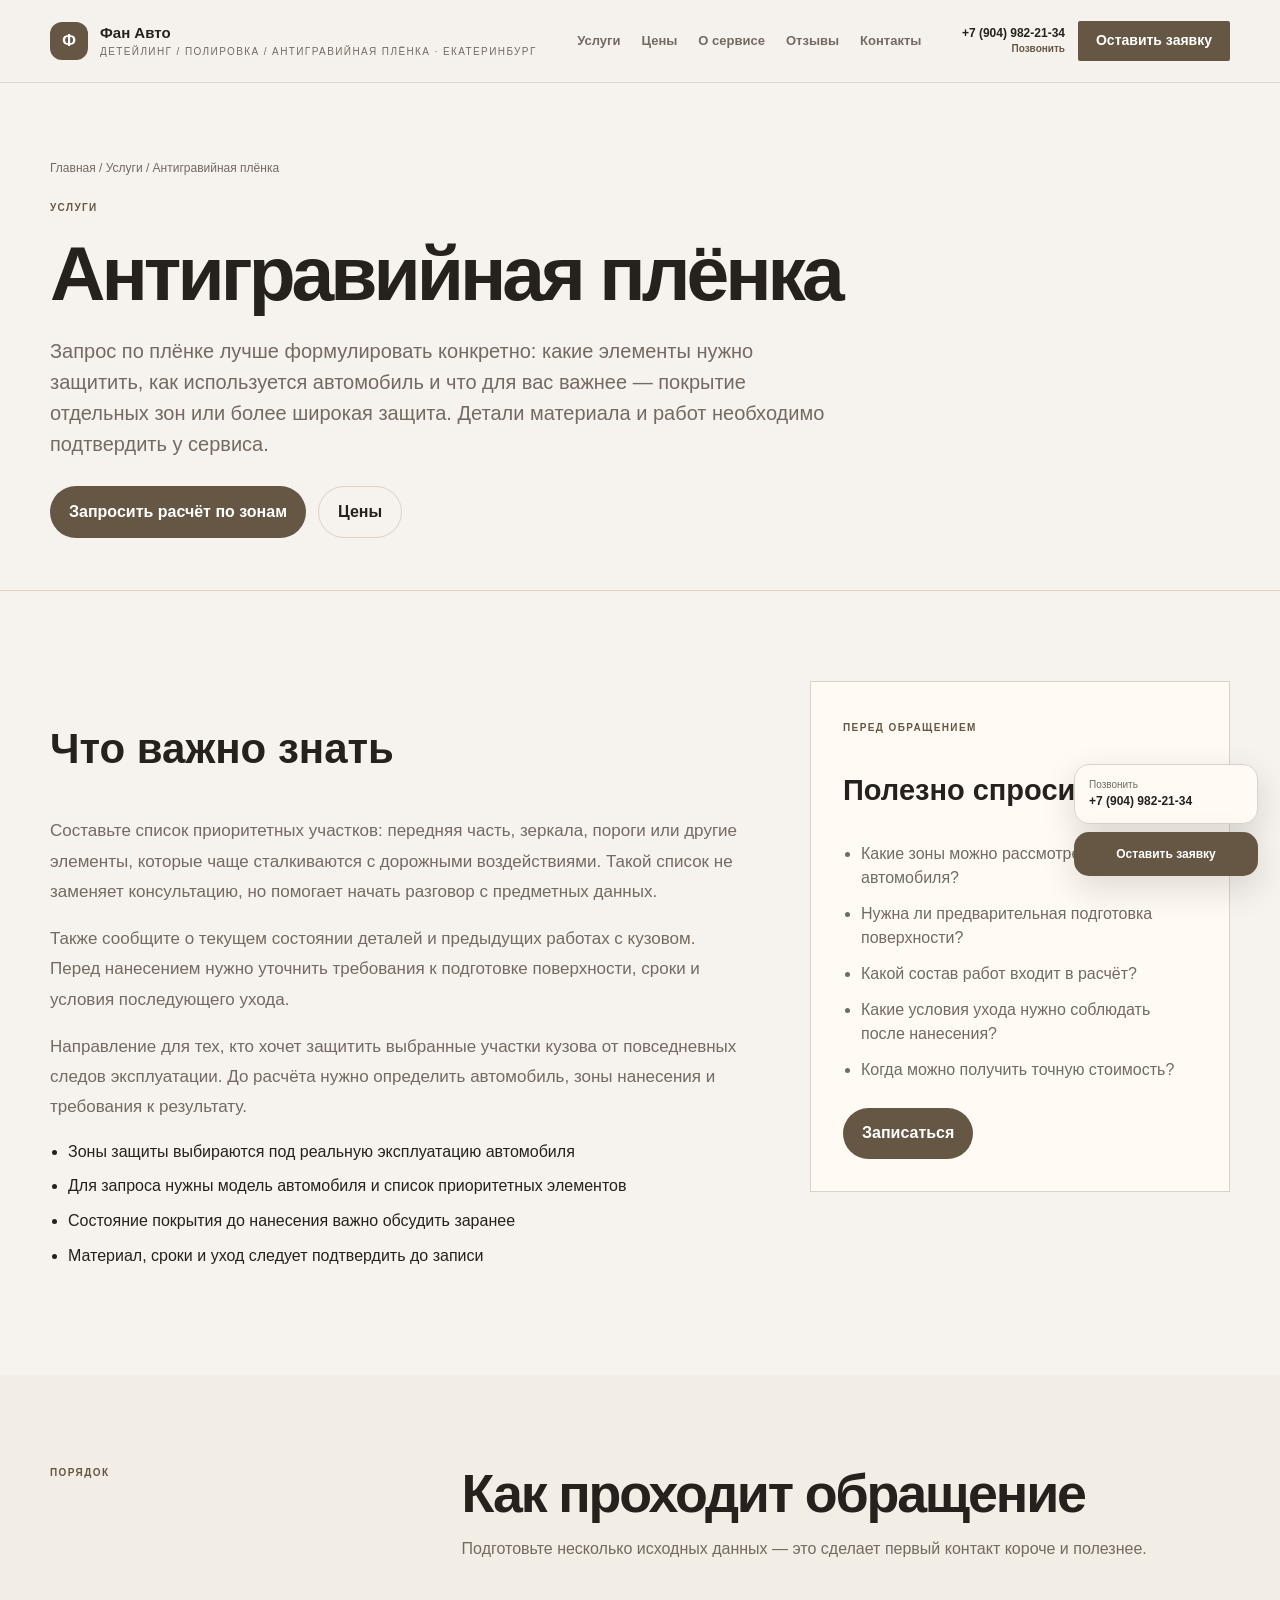
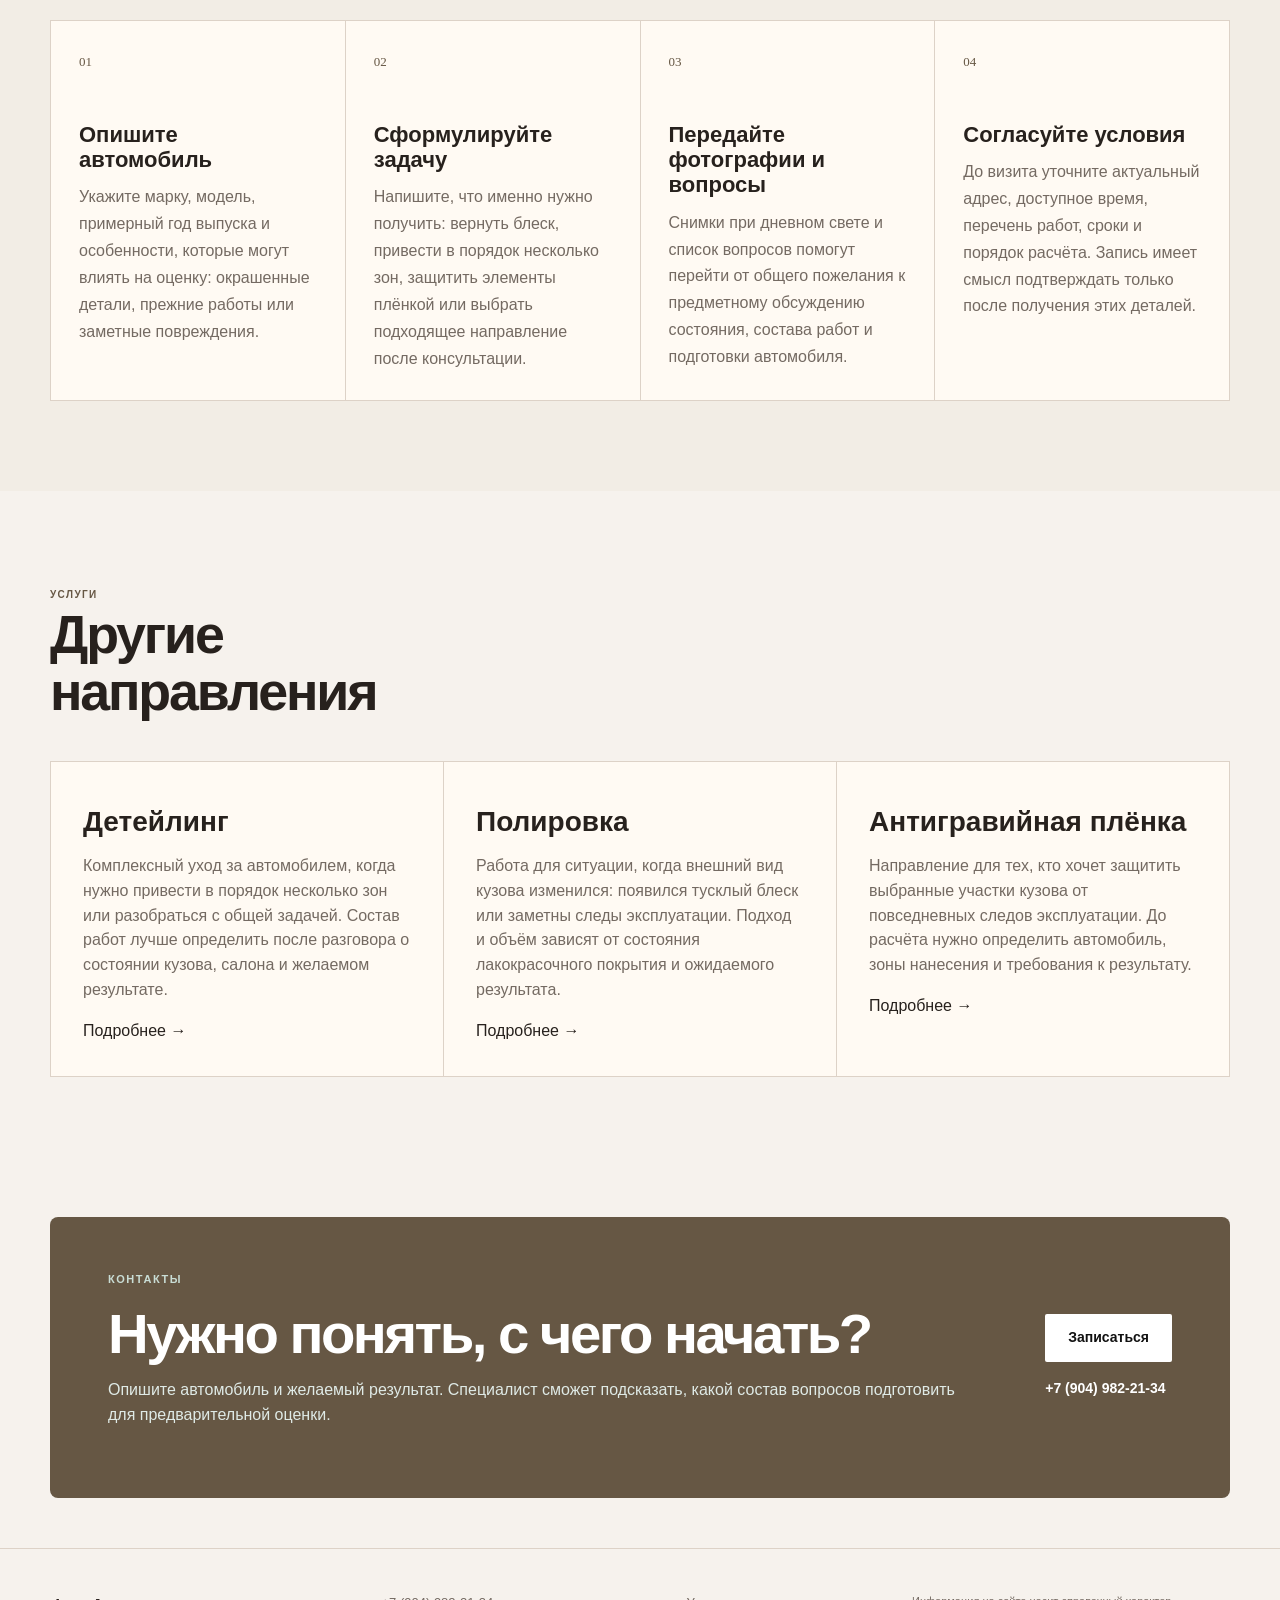
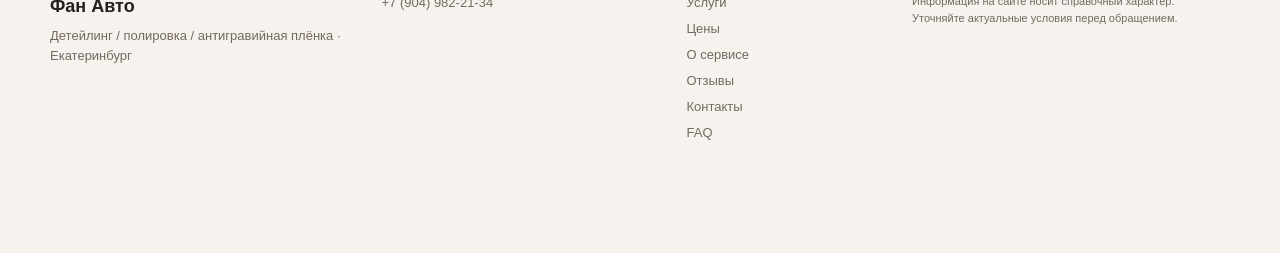
<file: service-antigraviinaia-plionka.html>
<!doctype html>
<html lang="ru">
<head>
  <meta charset="utf-8">
  <meta name="viewport" content="width=device-width,initial-scale=1,viewport-fit=cover">
  <title>Антигравийная плёнка — Фан Авто</title>
  <meta name="description" content="Фан Авто — Детейлинг / полировка / антигравийная плёнка · Екатеринбург. Услуги, цены, отзывы и контакты.">
  <meta name="theme-color" content="#f4f2ed">
  <meta name="robots" content="index,follow">
  <link rel="canonical" href="services.html">
  <meta property="og:type" content="website">
  <meta property="og:title" content="Антигравийная плёнка — Фан Авто">
  <meta property="og:description" content="Фан Авто — Детейлинг / полировка / антигравийная плёнка · Екатеринбург. Услуги, цены, отзывы и контакты.">
  <meta name="twitter:card" content="summary_large_image">
  <link rel="icon" href="favicon.svg" type="image/svg+xml">
  <link rel="manifest" href="site.webmanifest">
  <script>document.documentElement.classList.add('js')</script>
  <style>:root{
  --bg:#f4f2ed;--paper:#fff;--ink:#191918;--muted:#6f6d68;--line:#dcd8cf;--accent:#214f45;--accent-2:#dbe7e1;--dark:#18211f;--radius:22px;--max:1180px;--shadow:0 24px 70px rgba(22,27,25,.08);--serif:Georgia,'Times New Roman',serif;--sans:Inter,-apple-system,BlinkMacSystemFont,'Segoe UI',Arial,sans-serif
}
*{box-sizing:border-box}html{scroll-behavior:smooth;scroll-padding-top:104px}body{margin:0;background:var(--bg);color:var(--ink);font-family:var(--sans);font-size:16px;line-height:1.55;-webkit-font-smoothing:antialiased}img{max-width:100%;display:block}a{color:inherit}button,input,textarea{font:inherit}.wrap{width:min(calc(100% - 48px),var(--max));margin:auto}.site-header{position:sticky;top:0;z-index:90;background:color-mix(in srgb,var(--bg) 90%,transparent);backdrop-filter:blur(16px);border-bottom:1px solid color-mix(in srgb,var(--line) 82%,transparent)}.header-inner{min-height:82px;display:flex;align-items:center;justify-content:space-between;gap:24px}.brand{display:flex;align-items:center;gap:12px;text-decoration:none;min-width:210px}.brand-mark{width:38px;height:38px;border-radius:12px;display:grid;place-items:center;background:var(--accent);color:#fff;font-weight:800}.brand-copy{display:grid;line-height:1.12}.brand-copy b{font-size:15px}.brand-copy small{font-size:10px;text-transform:uppercase;letter-spacing:.14em;color:var(--muted);margin-top:4px}.nav{display:flex;align-items:center;gap:21px}.nav a{text-decoration:none;font-size:13px;font-weight:700;color:var(--muted);position:relative}.nav a:hover,.nav a[aria-current=page]{color:var(--ink)}.nav a[aria-current=page]:after{content:"";position:absolute;left:0;right:0;bottom:-11px;height:2px;background:var(--accent)}.header-actions{display:flex;align-items:center;gap:13px}.header-phone{text-decoration:none;font-size:13px;font-weight:700}.button{display:inline-flex;align-items:center;justify-content:center;min-height:48px;padding:0 22px;border:1px solid transparent;border-radius:999px;text-decoration:none;font-weight:750;font-size:14px;transition:transform .18s ease,background .18s ease,border-color .18s ease}.button:hover{transform:translateY(-1px)}.button.primary{background:var(--accent);color:#fff}.button.secondary{background:var(--ink);color:#fff}.button.ghost{border-color:var(--line);background:transparent}.button.light{background:#fff;color:#111}.button.compact{min-height:40px;padding:0 17px}.text-button{text-decoration:none;font-weight:800;font-size:14px;display:inline-flex;align-items:center;gap:7px}.text-button:hover{text-decoration:underline;text-underline-offset:4px}.light-text{color:#fff}.burger{display:none;width:42px;height:42px;border:1px solid var(--line);background:transparent;border-radius:50%;padding:12px;cursor:pointer}.burger span{display:block;height:1.5px;background:var(--ink);margin:5px 0}.overline{display:block;text-transform:uppercase;letter-spacing:.14em;font-size:11px;font-weight:850;color:var(--accent);margin-bottom:17px}.reveal{opacity:0;transform:translateY(16px);transition:opacity .55s ease,transform .65s cubic-bezier(.2,.7,.2,1)}.reveal.is-visible{opacity:1;transform:none}

/* Home */
.hero-v4{padding:42px 0 18px}.hero-shell{min-height:610px;display:grid;grid-template-columns:1.02fr .98fr;background:var(--paper);border:1px solid var(--line);border-radius:calc(var(--radius) + 8px);overflow:hidden;box-shadow:var(--shadow)}.hero-main{padding:76px 66px;display:flex;flex-direction:column;justify-content:center}.hero-main h1{font-size:clamp(50px,5.7vw,82px);line-height:.96;letter-spacing:-.055em;margin:0 0 28px;max-width:780px}.hero-lede{font-size:20px;line-height:1.5;color:var(--muted);max-width:650px;margin:0 0 30px}.hero-actions{display:flex;gap:12px;flex-wrap:wrap}.hero-note{font-size:12px;color:var(--muted);margin-top:24px;max-width:520px}.hero-visual{margin:0;position:relative;min-height:610px;background:var(--accent-2);overflow:hidden}.hero-visual img{width:100%;height:100%;object-fit:cover}.hero-visual figcaption{position:absolute;right:15px;bottom:15px;padding:7px 10px;background:rgba(255,255,255,.9);border-radius:999px;font-size:10px;font-weight:800}.hero-monogram{height:100%;display:grid;place-items:center;background:linear-gradient(145deg,var(--accent-2),#fff)}.hero-monogram span{font-family:var(--serif);font-size:190px;color:var(--accent);opacity:.45}.fact-strip{display:grid;grid-template-columns:repeat(4,1fr);margin-top:14px;border:1px solid var(--line);background:var(--paper);border-radius:var(--radius);overflow:hidden}.fact-strip>div{padding:18px 20px;border-right:1px solid var(--line);display:grid;gap:4px}.fact-strip>div:last-child{border-right:0}.fact-strip strong{font-size:13px}.fact-strip span{font-size:11px;color:var(--muted)}.urgent-band{padding:22px 0}.urgent-band-inner{border-top:1px solid var(--line);border-bottom:1px solid var(--line);display:flex;align-items:center;justify-content:space-between;gap:26px;padding:24px 0}.urgent-band-inner>div{display:grid;grid-template-columns:auto auto;column-gap:10px;align-items:center}.urgent-band-inner p{grid-column:2;margin:3px 0 0;color:var(--muted);font-size:14px}.signal{width:9px;height:9px;border-radius:50%;background:#c85d4d;box-shadow:0 0 0 6px rgba(200,93,77,.12)}.section-v4{padding:104px 0}.section-v4.tone{background:color-mix(in srgb,var(--accent-2) 42%,var(--bg))}.section-intro{display:grid;grid-template-columns:1.08fr .92fr;gap:80px;align-items:end;margin-bottom:46px}.section-intro h2,.closing-card h2,.faq-title h2,.contact-copy h2{font-size:clamp(40px,4.4vw,64px);line-height:1.02;letter-spacing:-.045em;margin:0}.section-intro p{margin:0;color:var(--muted);font-size:17px;max-width:540px}.service-index{border-top:1px solid var(--line)}.service-line{display:grid;grid-template-columns:64px 1fr 30px;gap:20px;align-items:center;padding:23px 8px;border-bottom:1px solid var(--line);text-decoration:none;transition:padding .18s ease,background .18s ease}.service-line:hover{padding-left:18px;background:color-mix(in srgb,var(--paper) 75%,transparent)}.service-line b{display:block;font-size:21px}.service-line small{display:block;color:var(--muted);font-size:13px;margin-top:4px}.service-no{font-family:var(--serif);font-size:14px;color:var(--muted)}.arrow{font-size:23px}.section-bottom{margin-top:28px;display:flex;justify-content:space-between;gap:18px;align-items:center}.fineprint{font-size:12px;color:var(--muted)}.price-board{background:var(--paper);border:1px solid var(--line);border-radius:var(--radius);overflow:hidden}.price-line{display:grid;grid-template-columns:1fr auto;gap:30px;align-items:center;padding:22px 26px;border-bottom:1px solid var(--line)}.price-line:last-child{border-bottom:0}.price-line span{font-size:16px}.price-line strong{font-size:20px}.price-message{display:grid;grid-template-columns:1fr 1fr;gap:40px;padding:44px;background:var(--paper);border-radius:var(--radius);border:1px solid var(--line)}.price-message h3{font-size:34px;margin:0}.price-message p{color:var(--muted);margin:0 0 20px}.doctor-feature{display:grid;grid-template-columns:.82fr 1.18fr;min-height:470px;background:var(--dark);color:#fff;border-radius:calc(var(--radius) + 8px);overflow:hidden}.doctor-photo{min-height:470px;background:color-mix(in srgb,var(--accent) 55%,#111);display:grid;place-items:center}.doctor-photo img{width:100%;height:100%;object-fit:cover}.doctor-photo>span{font-family:var(--serif);font-size:140px;opacity:.65}.doctor-copy{padding:58px;display:flex;flex-direction:column;justify-content:center}.doctor-copy .overline{color:#a8c8bc}.doctor-copy h3{font-size:clamp(38px,4vw,60px);line-height:1.04;letter-spacing:-.04em;margin:0 0 20px}.doctor-copy p{color:#cfd5d2;max-width:580px}.doctor-actions{display:flex;gap:20px;align-items:center;margin-top:20px}.doctor-actions .text-button{color:#fff}.doctor-feature.no-photo{grid-template-columns:1fr}.gallery-mosaic{display:grid;grid-template-columns:1.2fr .8fr .8fr;grid-template-rows:260px 260px;gap:12px}.gallery-item{margin:0;position:relative;overflow:hidden;border-radius:var(--radius);background:#ddd}.gallery-item.item-1{grid-row:1/3}.gallery-item.item-4,.gallery-item.item-5{display:none}.gallery-item img{width:100%;height:100%;object-fit:cover;transition:transform .45s ease}.gallery-item:hover img{transform:scale(1.02)}.gallery-item figcaption{position:absolute;bottom:12px;left:12px;background:rgba(255,255,255,.9);padding:7px 10px;border-radius:999px;font-size:10px;font-weight:800}.gallery-empty{padding:80px 40px;text-align:center;border:1px dashed var(--line);border-radius:var(--radius)}.gallery-empty b{font-size:38px}.gallery-empty p{color:var(--muted)}.review-layout{display:grid;grid-template-columns:.38fr .62fr;gap:70px;align-items:center}.review-score{display:flex;align-items:flex-end;gap:14px}.review-score strong{font-family:var(--serif);font-size:110px;line-height:.8;color:var(--accent)}.review-score span{font-size:13px;color:var(--muted)}.review-copy h2{font-size:clamp(40px,4vw,62px);line-height:1.02;letter-spacing:-.04em;margin:0 0 22px}.review-copy blockquote{font-size:23px;line-height:1.48;margin:0 0 28px;padding:0;border:0}.review-copy p{color:var(--muted)}.review-links{display:flex;gap:24px;flex-wrap:wrap}.faq-layout{display:grid;grid-template-columns:.38fr .62fr;gap:70px}.faq-title p{color:var(--muted)}.faq-list{border-top:1px solid var(--line)}.faq-list details{border-bottom:1px solid var(--line)}.faq-list summary{list-style:none;cursor:pointer;padding:23px 0;font-size:17px;font-weight:750;display:flex;justify-content:space-between;gap:20px}.faq-list summary::-webkit-details-marker{display:none}.faq-list summary span{font-size:22px;font-weight:400;transition:transform .2s}.faq-list details[open] summary span{transform:rotate(45deg)}.faq-list details p{color:var(--muted);margin:0;padding:0 42px 23px 0}.contact-v4{padding:40px 0 90px}.contact-shell{background:var(--dark);color:#fff;border-radius:calc(var(--radius) + 12px);padding:66px;display:grid;grid-template-columns:1fr 1fr;gap:80px}.contact-copy .overline{color:#a8c8bc}.contact-copy p{color:#cfd5d2;font-size:17px}.contact-actions{display:flex;gap:18px;align-items:center;margin-top:28px}.contact-data{border-top:1px solid rgba(255,255,255,.2)}.contact-data>div{padding:18px 0;border-bottom:1px solid rgba(255,255,255,.2);display:grid;grid-template-columns:90px 1fr;gap:20px}.contact-data span{color:#aab3af;font-size:12px}.contact-data b,.contact-data a{font-size:15px;text-decoration:none}.contact-data a:hover{text-decoration:underline}.closing-cta{padding:50px 0}.closing-card{background:var(--accent);color:#fff;padding:54px 58px;border-radius:calc(var(--radius) + 6px);display:grid;grid-template-columns:1fr auto;gap:60px;align-items:center}.closing-card .overline{color:#c9ddd5}.closing-card p{color:#dfeae6}.closing-actions{display:grid;gap:16px;justify-items:start}.site-footer{border-top:1px solid var(--line);padding:44px 0 110px}.footer-grid{display:grid;grid-template-columns:1.1fr 1fr .7fr 1.2fr;gap:40px;font-size:13px;color:var(--muted)}.footer-brand{font-size:18px;font-weight:850;color:var(--ink);text-decoration:none}.footer-grid p{margin:5px 0}.footer-grid a{text-decoration:none}.footer-links{display:grid;gap:6px}.legal{font-size:11px}.mobile-actions{display:none}

/* Inner pages */
.page-hero{padding:76px 0 52px;border-bottom:1px solid var(--line)}.page-hero h1{font-size:clamp(48px,6vw,82px);line-height:.98;letter-spacing:-.052em;margin:18px 0 24px;max-width:950px}.page-hero .lead{font-size:20px;color:var(--muted);max-width:760px}.breadcrumb{font-size:12px;color:var(--muted);margin-bottom:16px}.breadcrumb a{text-decoration:none}.eyebrow{display:inline-block;text-transform:uppercase;letter-spacing:.14em;font-size:10px;font-weight:850;color:var(--accent)}.section{padding:90px 0}.section.soft{background:color-mix(in srgb,var(--accent-2) 38%,var(--bg))}.section-head{display:grid;grid-template-columns:.32fr .68fr;gap:50px;margin-bottom:42px}.section-head h2{font-size:clamp(38px,4.2vw,60px);line-height:1.05;letter-spacing:-.04em;margin:0}.section-head p{color:var(--muted)}.kicker{font-size:10px;text-transform:uppercase;letter-spacing:.14em;font-weight:850;color:var(--accent)}.grid{display:grid;gap:1px;background:var(--line);border:1px solid var(--line)}.grid-3{grid-template-columns:repeat(3,1fr)}.service-grid{grid-template-columns:repeat(2,1fr)}.card{background:var(--paper);padding:32px}.card h2,.card h3{margin:13px 0 12px;font-size:28px;line-height:1.1}.card p{color:var(--muted)}.card a,.card-link{text-decoration:none;font-weight:800}.linked-card{text-decoration:none}.num{font-family:var(--serif);font-size:12px;color:var(--muted)}.price-list{border-top:1px solid var(--line)}.price-row{display:grid;grid-template-columns:1fr .65fr auto;gap:20px;padding:20px 0;border-bottom:1px solid var(--line);align-items:center}.price-row span{color:var(--muted);font-size:12px}.price-row strong{font-size:20px}.fineprint{margin-top:16px}.price-empty{display:grid;grid-template-columns:1fr 1fr;gap:50px;padding:40px;border:1px solid var(--line);background:var(--paper);border-radius:var(--radius)}.price-empty h3{font-size:36px;margin:14px 0}.price-empty p{color:var(--muted)}.inline-strong{font-weight:850;text-decoration:none}.urgent-grid{display:grid;grid-template-columns:repeat(2,1fr);border-top:1px solid var(--line);border-left:1px solid var(--line)}.urgent{min-height:230px;padding:28px;border-right:1px solid var(--line);border-bottom:1px solid var(--line);display:grid;grid-template-columns:42px 1fr;gap:15px}.urgent h3{font-size:26px;margin:0 0 10px}.urgent p{color:var(--muted)}.urgent .link{text-decoration:none;font-weight:800;font-size:13px}.doctor{display:grid;grid-template-columns:1fr 1fr;background:var(--dark);color:#fff;border-radius:var(--radius);overflow:hidden}.doctor-card{padding:52px}.doctor-card h3{font-size:44px;line-height:1.05}.doctor-card p{color:#cfd5d2}.doctor-card .call{display:inline-flex;margin-top:15px;background:#fff;color:#111;text-decoration:none;padding:12px 18px;border-radius:999px;font-weight:800}.doctor-proof{min-height:360px;display:grid;place-items:center;background:#26332f}.doctor-proof img{width:100%;height:100%;object-fit:cover}.doctor-letter{font-family:var(--serif);font-size:120px}.text-proof{padding:50px;place-items:start;align-content:center}.text-proof strong{font-size:40px}.split{display:grid;grid-template-columns:1fr 1fr;gap:1px;background:var(--line);border:1px solid var(--line)}.split>div{background:var(--paper);padding:34px}.plain{list-style:none;margin:18px 0 0;padding:0}.plain li{display:flex;justify-content:space-between;gap:15px;border-top:1px solid var(--line);padding:14px 0}.plain a{text-decoration:none;font-weight:700}.plain span{color:var(--muted);font-size:12px}.gallery-strip{display:grid;grid-template-columns:1.25fr .75fr .75fr;gap:10px;min-height:410px}.shot{margin:0;position:relative;overflow:hidden;background:#ddd;min-height:220px}.shot-main{grid-row:span 2}.shot img{width:100%;height:100%;object-fit:cover}.shot figcaption{position:absolute;left:10px;bottom:10px;background:#fff;padding:6px 9px;font-size:10px}.gallery-placeholder{padding:80px;border:1px dashed var(--line);grid-column:1/-1}.section-link-row{display:flex;justify-content:space-between;gap:20px;margin-top:20px}.section-link-row a{text-decoration:none;font-weight:800}.reviews{display:grid;grid-template-columns:.65fr 1.35fr;gap:1px;background:var(--line);border:1px solid var(--line)}.review-main,.review-side{background:var(--paper);padding:40px}.rating{font-family:var(--serif);font-size:80px;color:var(--accent)}.review-main blockquote{font-size:20px;margin:24px 0}.review-main a,.review-side a{font-weight:800;text-decoration:none}.review-side p{padding:15px 0;border-bottom:1px solid var(--line)}.faq{max-width:850px;margin-left:auto}.faq details{border-top:1px solid var(--line)}.faq details:last-child{border-bottom:1px solid var(--line)}.faq summary{cursor:pointer;padding:18px 0;font-weight:800}.faq p{color:var(--muted);padding-bottom:17px}.contact{padding:76px 0}.contact-grid{display:grid;grid-template-columns:.85fr 1.15fr;gap:60px}.contact-box{padding:17px 0;border-top:1px solid var(--line);display:grid;grid-template-columns:110px 1fr;gap:15px}.contact-box span{font-size:11px;color:var(--muted)}.contact-box a,.contact-box strong{font-size:18px;text-decoration:none}.map-card{border:1px solid var(--line);background:var(--paper)}.map-abstract{min-height:330px;background:linear-gradient(135deg,var(--accent-2),#fff);display:grid;place-content:center;text-align:center;padding:30px}.map-abstract span{font-size:13px;text-transform:uppercase;letter-spacing:.12em}.map-abstract b{font-size:28px;margin-top:8px}.map-caption{padding:17px;display:flex;justify-content:space-between;gap:15px}.map-caption span{display:block;color:var(--muted);font-size:11px}.map-actions{display:flex;gap:12px}.map-actions a{text-decoration:none;font-weight:800;font-size:12px}.request-panel{display:grid;grid-template-columns:.8fr 1.2fr;gap:55px}.wa-form{display:grid;gap:14px}.wa-form label{display:grid;gap:6px;font-size:12px;font-weight:800}.wa-form input,.wa-form textarea{padding:14px 15px;border:1px solid var(--line);background:var(--paper);border-radius:12px}.wa-form .btn,.btn{display:inline-flex;justify-content:center;align-items:center;text-decoration:none;border:0;background:var(--accent);color:#fff;padding:13px 19px;border-radius:999px;font-weight:800;cursor:pointer}.btn.alt{background:transparent;color:var(--ink);border:1px solid var(--line)}.actions{display:flex;gap:12px;flex-wrap:wrap}.doctor-detail-grid{display:grid;grid-template-columns:1fr .5fr;gap:60px;align-items:end}.doctor-detail-photo{min-height:330px;background:var(--accent-2);display:grid;place-items:center;overflow:hidden;border-radius:var(--radius)}.doctor-detail-photo img{width:100%;height:100%;object-fit:cover}.doctor-detail-photo span{font-family:var(--serif);font-size:110px}.detail-layout{display:grid;grid-template-columns:1.25fr .75fr;gap:60px}.detail-copy h2{font-size:42px}.detail-copy p{color:var(--muted)}.detail-aside{padding:32px;border:1px solid var(--line);background:var(--paper);align-self:start}.detail-aside h3{font-size:29px}.check-list{padding-left:18px}.check-list li{margin:10px 0}.full-gallery{display:grid;grid-template-columns:repeat(3,1fr);gap:10px}.full-gallery figure{margin:0;min-height:270px;position:relative;overflow:hidden}.full-gallery figure:first-child{grid-column:span 2;grid-row:span 2}.full-gallery img{width:100%;height:100%;object-fit:cover;cursor:zoom-in}.full-gallery figcaption{position:absolute;left:10px;bottom:10px;background:#fff;padding:6px 9px;font-size:10px}.reputation-bar{display:flex;gap:1px;background:var(--line);border:1px solid var(--line)}.reputation-bar>div{background:var(--paper);padding:24px;flex:1}.reputation-bar b{display:block;font-size:29px}.reputation-bar span{color:var(--muted);font-size:11px}.source-note{font-size:11px;color:var(--muted)}

/* Four distinct families */
body[data-family="editorial"]{--bg:#f2efe9;--paper:#fbfaf7;--accent:#254f44;--accent-2:#dfe8e2;--dark:#17221e;--radius:4px}body[data-family="editorial"] .hero-main h1,body[data-family="editorial"] .section-intro h2,body[data-family="editorial"] .page-hero h1{font-family:var(--serif);font-weight:500;letter-spacing:-.045em}body[data-family="editorial"] .hero-shell{box-shadow:none}body[data-family="editorial"] .brand-mark{border-radius:2px}body[data-family="editorial"] .button{border-radius:2px}
body[data-family="gallery"]{--bg:#f7f4f0;--paper:#fffdfa;--accent:#8a493e;--accent-2:#efe0da;--dark:#261d1b;--radius:28px}body[data-family="gallery"] .hero-shell{position:relative;display:block;min-height:690px;background:var(--dark)}body[data-family="gallery"] .hero-visual{position:absolute;inset:0;min-height:690px}body[data-family="gallery"] .hero-visual:after{content:"";position:absolute;inset:0;background:linear-gradient(90deg,rgba(18,13,12,.74) 0%,rgba(18,13,12,.22) 64%,rgba(18,13,12,.06) 100%)}body[data-family="gallery"] .hero-main{position:relative;z-index:2;color:#fff;min-height:690px;width:min(680px,70%);padding:76px}body[data-family="gallery"] .hero-lede,body[data-family="gallery"] .hero-note{color:#e3ddda}body[data-family="gallery"] .hero-main .overline{color:#f2c9be}body[data-family="gallery"] .button.ghost{border-color:rgba(255,255,255,.5);color:#fff}body[data-family="gallery"] .hero-monogram{background:linear-gradient(135deg,#815649,#34201c)}body[data-family="gallery"] .hero-monogram span{color:#fff}
body[data-family="precision"]{--bg:#f2f5f7;--paper:#fff;--ink:#10202b;--muted:#65717a;--line:#ced8df;--accent:#145b7a;--accent-2:#dbeaf1;--dark:#102c3a;--radius:12px}body[data-family="precision"] .hero-shell{box-shadow:none;border-radius:0;border-left:6px solid var(--accent)}body[data-family="precision"] .hero-main{padding:70px}body[data-family="precision"] .hero-main h1{font-weight:720}body[data-family="precision"] .fact-strip{border-radius:0}body[data-family="precision"] .service-line{grid-template-columns:80px 1fr 30px}body[data-family="precision"] .button{border-radius:8px}body[data-family="precision"] .brand-mark{border-radius:8px}
body[data-family="warm"]{--bg:#f5f1e8;--paper:#fffdf8;--ink:#302921;--muted:#786f64;--line:#dfd5c7;--accent:#7d5b35;--accent-2:#eadfcd;--dark:#3d3328;--radius:30px}body[data-family="warm"] .hero-shell{grid-template-columns:.92fr 1.08fr}body[data-family="warm"] .hero-visual{order:-1}body[data-family="warm"] .hero-main h1,body[data-family="warm"] .section-intro h2,body[data-family="warm"] .page-hero h1{font-family:var(--serif);font-weight:500}body[data-family="warm"] .hero-main{padding:64px}body[data-family="warm"] .brand-mark{background:#7d5b35}body[data-family="warm"] .button.primary{background:#7d5b35}

.lightbox{position:fixed;z-index:130;inset:0;background:rgba(10,12,12,.92);display:grid;place-items:center;padding:28px;opacity:0;pointer-events:none;transition:opacity .2s}.lightbox.open{opacity:1;pointer-events:auto}.lightbox img{max-width:94vw;max-height:88vh}.lightbox button{position:absolute;right:22px;top:18px;width:46px;height:46px;border:0;border-radius:50%;background:#fff;color:#111;font-size:25px;cursor:pointer}

@media(max-width:1040px){.header-phone{display:none}.nav{gap:14px}.hero-main{padding:56px 42px}.hero-shell{min-height:540px}.hero-visual{min-height:540px}.fact-strip{grid-template-columns:repeat(2,1fr)}.fact-strip>div:nth-child(2){border-right:0}.fact-strip>div:nth-child(-n+2){border-bottom:1px solid var(--line)}.section-intro,.review-layout,.faq-layout,.contact-shell,.closing-card,.section-head,.request-panel,.detail-layout{grid-template-columns:1fr;gap:28px}.gallery-mosaic{grid-template-columns:1fr 1fr;grid-template-rows:330px 230px}.gallery-item.item-1{grid-column:1/-1;grid-row:auto}.doctor-feature{grid-template-columns:.8fr 1.2fr}.footer-grid{grid-template-columns:1fr 1fr}.grid-3{grid-template-columns:repeat(2,1fr)}body[data-family="gallery"] .hero-main{width:75%;padding:58px}body[data-family="warm"] .hero-shell{grid-template-columns:1fr 1fr}}
@media(max-width:820px){.nav{display:none;position:absolute;top:81px;left:0;right:0;background:var(--paper);padding:18px 24px 24px;flex-direction:column;align-items:stretch;border-bottom:1px solid var(--line)}.nav.open{display:flex}.nav a{font-size:16px;padding:7px 0}.nav a[aria-current=page]:after{display:none}.burger{display:block}.header-actions .button{display:none}.hero-shell,body[data-family="warm"] .hero-shell{grid-template-columns:1fr}.hero-main{padding:48px 36px;order:1}.hero-visual,body[data-family="gallery"] .hero-visual{min-height:380px;position:relative;inset:auto;order:0}body[data-family="gallery"] .hero-shell{min-height:0;background:var(--paper)}body[data-family="gallery"] .hero-visual:after{background:linear-gradient(0deg,rgba(18,13,12,.25),transparent)}body[data-family="gallery"] .hero-main{min-height:auto;width:auto;padding:48px 36px;color:var(--ink)}body[data-family="gallery"] .hero-lede,body[data-family="gallery"] .hero-note{color:var(--muted)}body[data-family="gallery"] .hero-main .overline{color:var(--accent)}body[data-family="gallery"] .button.ghost{border-color:var(--line);color:var(--ink)}.urgent-band-inner{align-items:flex-start;flex-direction:column}.service-line{grid-template-columns:46px 1fr 24px}.doctor-feature{grid-template-columns:1fr}.doctor-photo{min-height:340px}.gallery-mosaic{grid-template-columns:1fr 1fr;grid-template-rows:260px 210px}.gallery-item.item-1{grid-column:1/-1}.contact-shell{padding:46px 36px}.closing-card{padding:44px 36px}.mobile-actions{display:grid;grid-template-columns:repeat(3,1fr);position:fixed;left:0;right:0;bottom:0;z-index:100;background:#fff;border-top:1px solid var(--line);padding-bottom:env(safe-area-inset-bottom)}.mobile-actions a{text-decoration:none;text-align:center;padding:13px 6px;font-size:12px;font-weight:800}.mobile-actions .accent{background:var(--accent);color:#fff}.site-footer{padding-bottom:120px}.doctor-detail-grid{grid-template-columns:1fr}.doctor-detail-photo{min-height:300px}.contact-grid{grid-template-columns:1fr}.gallery-strip{grid-template-columns:1fr 1fr}.shot-main{grid-column:1/-1;grid-row:auto}.urgent-grid{grid-template-columns:1fr}.service-grid{grid-template-columns:1fr}.price-empty{grid-template-columns:1fr}.reviews{grid-template-columns:1fr}.full-gallery{grid-template-columns:1fr 1fr}}
@media(max-width:600px){.wrap{width:min(calc(100% - 28px),var(--max))}.header-inner{min-height:70px}.nav{top:70px}.brand-copy small{display:none}.brand{min-width:0}.brand-mark{width:34px;height:34px}.hero-v4{padding-top:18px}.hero-main{padding:38px 24px}.hero-main h1{font-size:45px}.hero-lede{font-size:17px}.hero-actions{display:grid}.hero-actions .button{width:100%}.hero-visual{min-height:300px!important}.fact-strip{grid-template-columns:1fr}.fact-strip>div{border-right:0!important;border-bottom:1px solid var(--line)!important}.fact-strip>div:last-child{border-bottom:0!important}.section-v4{padding:72px 0}.section-intro{margin-bottom:30px}.section-intro h2,.faq-title h2,.contact-copy h2,.closing-card h2{font-size:39px}.service-line{padding:18px 0}.service-line small{display:none}.price-line{padding:18px}.price-line strong{font-size:17px}.price-message{grid-template-columns:1fr;padding:28px}.doctor-copy{padding:32px 26px}.doctor-copy h3{font-size:39px}.doctor-actions{align-items:flex-start;flex-direction:column}.gallery-mosaic{display:grid;grid-template-columns:1fr;grid-template-rows:auto}.gallery-item{min-height:260px}.gallery-item.item-1{grid-column:auto}.gallery-item.item-3{display:none}.review-score strong{font-size:82px}.review-copy blockquote{font-size:19px}.faq-layout{gap:34px}.contact-shell{padding:38px 25px}.contact-data>div{grid-template-columns:1fr;gap:4px}.contact-actions{align-items:flex-start;flex-direction:column}.footer-grid{grid-template-columns:1fr}.closing-card{padding:36px 25px}.page-hero{padding:54px 0 38px}.page-hero h1{font-size:44px}.page-hero .lead{font-size:17px}.section{padding:65px 0}.section-head h2{font-size:38px}.grid-3{grid-template-columns:1fr}.price-row{grid-template-columns:1fr auto}.price-row span{display:none}.urgent{min-height:190px}.doctor{grid-template-columns:1fr}.doctor-card{padding:30px}.doctor-proof{min-height:280px}.split{grid-template-columns:1fr}.gallery-strip{grid-template-columns:1fr}.shot-main{grid-column:auto}.section-link-row{display:grid}.request-panel{gap:24px}.full-gallery{grid-template-columns:1fr}.full-gallery figure:first-child{grid-column:auto;grid-row:auto}.map-caption{display:block}.map-actions{margin-top:12px}.doctor-detail-photo{min-height:260px}.detail-copy h2{font-size:34px}}
@media(prefers-reduced-motion:reduce){*{scroll-behavior:auto!important;animation:none!important;transition:none!important}.reveal{opacity:1!important;transform:none!important}}
/* Inner-page refinements */
.doctor-grid{grid-template-columns:repeat(2,1fr)}.doctor-grid .doctor-card{padding:0;display:grid;grid-template-columns:180px 1fr;min-height:220px}.doctor-grid .doctor-photo{min-height:220px;background:var(--accent-2);display:grid;place-items:center;text-decoration:none;overflow:hidden}.doctor-grid .doctor-photo img{width:100%;height:100%;object-fit:cover}.doctor-grid .doctor-photo span{font-family:var(--serif);font-size:72px;color:var(--accent)}.doctor-grid .doctor-copy{padding:28px;color:var(--ink);display:block}.doctor-grid .doctor-copy h2{font-size:26px;margin:0 0 8px;line-height:1.1}.doctor-grid .doctor-copy p{color:var(--muted);margin:0 0 20px}.empty-state{padding:70px 36px;border:1px dashed var(--line);background:var(--paper);text-align:center;grid-column:1/-1}.empty-state h2{font-size:34px;max-width:720px;margin:auto}.visual-disclaimer{font-size:11px;color:var(--muted);margin-top:18px}.text-link{font-weight:800;text-decoration:none}.subtle-link{display:block;margin-top:14px;font-size:12px;color:#d3d9d6}.service-detail-hero .actions{margin-top:28px}
@media(max-width:820px){.doctor-grid{grid-template-columns:1fr}.doctor-grid .doctor-card{grid-template-columns:150px 1fr}}
@media(max-width:600px){.doctor-grid .doctor-card{grid-template-columns:1fr}.doctor-grid .doctor-photo{min-height:280px}.doctor-grid .doctor-copy{padding:24px}}
/* Graceful fallback if a remote photo is temporarily unavailable. */
.hero-visual.image-failed,.gallery-item.image-failed,.shot.image-failed,.doctor-photo.image-failed,.doctor-detail-photo.image-failed,.full-gallery figure.image-failed{background:linear-gradient(145deg,var(--accent-2),color-mix(in srgb,var(--paper) 80%,var(--accent-2)));position:relative}.hero-visual.image-failed:after{content:"";position:absolute;inset:16%;border:1px solid color-mix(in srgb,var(--accent) 25%,transparent);border-radius:50%;opacity:.45}.gallery-item.image-failed:after,.shot.image-failed:after,.full-gallery figure.image-failed:after{content:"Фото компании";position:absolute;left:18px;bottom:16px;font-size:11px;font-weight:800;color:var(--muted)}

/* ===== Universal V7: content-rich layouts ===== */
.section-v7{padding:88px 0}.tone-soft{background:color-mix(in srgb,var(--paper) 72%,var(--accent-2))}.section-intro.compact{margin-bottom:34px}.rich-intro{display:grid;grid-template-columns:.78fr 1.22fr;gap:84px;align-items:start}.rich-intro h2{font-size:clamp(38px,4.1vw,60px);line-height:1.02;letter-spacing:-.045em;margin:0 0 22px}.rich-intro-lead{font-size:18px;color:var(--muted);max-width:500px}.prose-stack{max-width:760px}.prose-stack p{font-size:17px;line-height:1.78;margin:0 0 22px;color:color-mix(in srgb,var(--ink) 82%,var(--muted))}.prose-stack p:first-child{font-size:20px;line-height:1.65;color:var(--ink)}
.scenario-grid{display:grid;grid-template-columns:repeat(3,1fr);gap:14px}.scenario-card{background:var(--paper);border:1px solid var(--line);border-radius:var(--radius);padding:30px;min-height:270px;display:flex;flex-direction:column}.scenario-no{font-family:var(--serif);font-size:13px;color:var(--accent);margin-bottom:auto}.scenario-card h3{font-size:25px;line-height:1.12;margin:34px 0 13px}.scenario-card p{color:var(--muted);margin:0 0 18px;line-height:1.68}.scenario-card small{font-size:11px;color:var(--muted);margin-top:auto}.process-section{border-top:1px solid var(--line);border-bottom:1px solid var(--line)}.process-grid{display:grid;grid-template-columns:repeat(4,1fr);border-top:1px solid var(--line);border-left:1px solid var(--line)}.process-step{min-height:250px;padding:28px;border-right:1px solid var(--line);border-bottom:1px solid var(--line);background:var(--paper)}.process-step>span{font-family:var(--serif);font-size:13px;color:var(--accent)}.process-step h3{font-size:22px;margin:48px 0 12px;line-height:1.15}.process-step p{color:var(--muted);margin:0;line-height:1.68}.decision-section{background:var(--dark);color:#fff}.decision-layout{display:grid;grid-template-columns:.72fr 1.28fr;gap:80px;align-items:start}.decision-layout h2{font-size:clamp(38px,4vw,58px);line-height:1.04;letter-spacing:-.04em;margin:0 0 20px}.decision-layout>div>p{color:#cdd2cf;max-width:520px}.decision-layout .overline,.decision-layout .eyebrow{color:#a8c8bc}.decision-list{list-style:none;margin:0;padding:0;border-top:1px solid rgba(255,255,255,.18)}.decision-list li{display:grid;grid-template-columns:52px 1fr;gap:16px;padding:19px 0;border-bottom:1px solid rgba(255,255,255,.18);align-items:start}.decision-list li>span{font-family:var(--serif);color:#a8c8bc;font-size:13px;padding-top:4px}.decision-list li>p{margin:0;font-size:17px;line-height:1.55}.section.soft .decision-layout{color:var(--ink)}.section.soft .decision-layout>div>p{color:var(--muted)}.section.soft .decision-layout .eyebrow{color:var(--accent)}.section.soft .decision-list{border-color:var(--line)}.section.soft .decision-list li{border-color:var(--line)}.section.soft .decision-list li>span{color:var(--accent)}.trust-point-grid{display:grid;grid-template-columns:repeat(2,1fr);gap:12px}.trust-point{display:grid;grid-template-columns:54px 1fr;gap:16px;padding:22px 24px;background:var(--paper);border:1px solid var(--line);border-radius:calc(var(--radius) * .7)}.trust-point span{font-family:var(--serif);color:var(--accent);font-size:13px}.trust-point p{margin:0;line-height:1.62}.mini-points{list-style:none;margin:18px 0 24px;padding:0;display:grid;gap:8px}.mini-points li{font-size:13px;color:var(--muted);padding-left:17px;position:relative}.mini-points li:before{content:"";position:absolute;left:0;top:.65em;width:6px;height:6px;border-radius:50%;background:var(--accent)}.question-list{margin:18px 0 26px;padding-left:18px}.question-list li{margin:0 0 12px;line-height:1.5;color:var(--muted)}.detail-copy>p{font-size:17px;line-height:1.78}.service-card p{line-height:1.65}.page-hero .lead{max-width:800px}.price-empty p{line-height:1.7}.reviews .review-side p{line-height:1.75}.faq-list details p{line-height:1.72}.contact-box strong,.contact-box a{line-height:1.45}

@media(max-width:1040px){.rich-intro,.decision-layout{grid-template-columns:1fr;gap:34px}.scenario-grid{grid-template-columns:1fr 1fr}.process-grid{grid-template-columns:1fr 1fr}.trust-point-grid{grid-template-columns:1fr}}
@media(max-width:700px){.section-v7{padding:68px 0}.scenario-grid,.process-grid{grid-template-columns:1fr}.scenario-card{min-height:220px}.process-step{min-height:210px}.process-step h3{margin-top:32px}.rich-intro h2,.decision-layout h2{font-size:38px}.prose-stack p,.detail-copy>p{font-size:16px}.decision-list li{grid-template-columns:42px 1fr}.trust-point{grid-template-columns:42px 1fr}.service-line small{display:block;font-size:12px;line-height:1.45;margin-top:6px}.service-line{align-items:start}.section-v4{padding:72px 0}}

/* Progressive enhancement: content is visible without JavaScript. Animation is enabled only when JS marks the document. */
.reveal{opacity:1;transform:none}.js .reveal{opacity:0;transform:translateY(16px)}.js .reveal.is-visible{opacity:1;transform:none}
@media(max-width:600px){.page-hero h1,.hero-main h1,.section-intro h2,.rich-intro h2,.decision-layout h2{overflow-wrap:anywhere;hyphens:auto}}

/* ===== Sale Ready V8 conversion polish ===== */
.conversion-band{padding:26px 0;background:var(--dark);color:#fff}.conversion-shell{display:flex;align-items:center;justify-content:space-between;gap:48px;padding:34px 0}.conversion-shell h2{font-size:clamp(30px,3.6vw,48px);line-height:1.05;letter-spacing:-.035em;margin:0 0 10px}.conversion-shell p{margin:0;color:#cfd5d2;max-width:700px}.conversion-shell .overline{color:#a8c8bc;margin-bottom:10px}.conversion-actions{display:flex;align-items:center;gap:22px;flex-shrink:0}.form-note{font-size:11px!important;line-height:1.45!important;color:var(--muted)!important;margin:4px 0 0!important}.page-hero .actions{display:flex;gap:12px;flex-wrap:wrap;margin-top:26px}
@media(max-width:760px){.conversion-shell{align-items:flex-start;flex-direction:column;gap:22px}.conversion-actions{width:100%;flex-direction:column;align-items:flex-start}.conversion-actions .button{width:100%}}

/* ===== Commercial V12: niche-aware interaction and less template-like composition ===== */
.section-v9{padding:96px 0;background:var(--paper)}
.intent-layout{display:grid;grid-template-columns:.72fr 1.28fr;gap:72px;align-items:start}
.intent-copy{position:sticky;top:112px}
.intent-copy h2{font-size:clamp(38px,4.5vw,64px);line-height:1.02;letter-spacing:-.045em;margin:0 0 20px;max-width:650px}
.intent-copy p{font-size:18px;line-height:1.65;color:var(--muted);max-width:520px}
.intent-copy small{display:block;margin-top:26px;font-size:12px;font-weight:800;letter-spacing:.05em;text-transform:uppercase;color:var(--accent)}
.intent-picker{display:grid;grid-template-columns:1fr .78fr;gap:14px;align-items:stretch}
.intent-options{display:grid;border-top:1px solid var(--line)}
.intent-option{appearance:none;background:transparent;border:0;border-bottom:1px solid var(--line);padding:20px 4px;text-align:left;color:var(--ink);cursor:pointer;display:grid;gap:7px;font:inherit;transition:padding .2s ease,color .2s ease}
.intent-option:hover,.intent-option:focus-visible,.intent-option.active{padding-left:16px;color:var(--accent);outline:none}
.intent-option b{font-size:20px;line-height:1.2}
.intent-option span{font-size:13px;line-height:1.55;color:var(--muted)}
.intent-result{border-radius:var(--radius);background:var(--dark);color:#fff;padding:30px;display:flex;flex-direction:column;min-height:100%}
.intent-result .overline{color:#a8c8bc}
.intent-result>p{font-size:18px;line-height:1.62;margin:28px 0 auto}
.intent-actions{display:grid;gap:10px;margin-top:34px}
.intent-result .button.ghost{border-color:rgba(255,255,255,.35);color:#fff;background:transparent}
.intent-toast{margin-top:10px;font-size:12px;color:#a8c8bc}
body[data-family="precision"] .intent-result{border-radius:4px}
body[data-family="editorial"] .intent-options{counter-reset:intent}
body[data-family="gallery"] .intent-layout{grid-template-columns:.9fr 1.1fr}
body[data-family="warm"] .intent-result{background:color-mix(in srgb,var(--dark) 88%,#6f5039)}
@media(max-width:980px){.intent-layout{grid-template-columns:1fr;gap:36px}.intent-copy{position:static}.intent-picker{grid-template-columns:1fr 1fr}}
@media(max-width:700px){.section-v9{padding:70px 0}.intent-picker{grid-template-columns:1fr}.intent-copy h2{font-size:38px}.intent-result{min-height:280px}.intent-option{padding:18px 2px}.intent-option:hover,.intent-option:focus-visible,.intent-option.active{padding-left:10px}}

/* ===== Commercial V12: eight genuinely different art directions ===== */
body[data-family="atelier"]{--bg:#f6f2ed;--paper:#fffaf3;--ink:#27211d;--muted:#746a62;--line:#ddd2c7;--accent:#8b553e;--accent-2:#efe1d6;--dark:#2d211b;--radius:2px}
body[data-family="atelier"] .hero-shell{grid-template-columns:1.15fr .85fr;background:transparent;box-shadow:none;border-top:1px solid var(--line);border-bottom:1px solid var(--line)}
body[data-family="atelier"] .hero-main h1,body[data-family="atelier"] .section-intro h2{font-family:var(--serif);font-weight:500}
body[data-family="atelier"] .button,body[data-family="atelier"] .scenario-card{border-radius:2px}
body[data-family="industrial"]{--bg:#eceeea;--paper:#f7f8f4;--ink:#151a17;--muted:#5e6861;--line:#bfc6c0;--accent:#37583e;--accent-2:#d5ded5;--dark:#172019;--radius:0px}
body[data-family="industrial"] .hero-shell{border-radius:0;box-shadow:none;border:1px solid var(--ink)}
body[data-family="industrial"] .overline{font-family:var(--sans);letter-spacing:.14em}
body[data-family="industrial"] .service-line,body[data-family="industrial"] .fact-strip,body[data-family="industrial"] .scenario-card{border-radius:0}
body[data-family="magazine"]{--bg:#f4f1ec;--paper:#fff;--ink:#1f1d1b;--muted:#6f6a65;--line:#d8d2cc;--accent:#5b2f46;--accent-2:#eadde5;--dark:#251d23;--radius:12px}
body[data-family="magazine"] .hero-main h1,body[data-family="magazine"] .rich-intro h2{font-family:var(--serif);font-weight:500;font-size:clamp(54px,7vw,104px)}
body[data-family="magazine"] .hero-shell{grid-template-columns:.78fr 1.22fr;box-shadow:none}
body[data-family="magazine"] .service-line b{font-family:var(--serif);font-size:28px;font-weight:500}
body[data-family="minimal"]{--bg:#fff;--paper:#fff;--ink:#131313;--muted:#666;--line:#e2e2e2;--accent:#111;--accent-2:#f0f0f0;--dark:#111;--radius:0px}
body[data-family="minimal"] .hero-shell{box-shadow:none;border:0;border-top:1px solid var(--ink);border-bottom:1px solid var(--ink)}
body[data-family="minimal"] .brand-mark{background:#111;border-radius:50%}
body[data-family="minimal"] .button{border-radius:999px}
body[data-family="minimal"] .tone-soft{background:#f7f7f7}

/* Section order varies by design family; this prevents a single repeated AI-template rhythm. */
main{display:flex;flex-direction:column}.hero-section{order:1}.urgent-section{order:2}.intro-section{order:3}.intent-section{order:4}.scenarios-section{order:5}.services-section{order:6}.process-section{order:7}.trust-section{order:8}.prices-section{order:9}.team-section{order:10}.gallery-section{order:11}.conversion-section{order:12}.decision-section{order:13}.reviews-section{order:14}.faq-section{order:15}.lead-capture-section{order:16}.contacts-section{order:17}
body[data-family="gallery"] .gallery-section{order:4}body[data-family="gallery"] .intent-section{order:5}body[data-family="gallery"] .scenarios-section{order:8}body[data-family="gallery"] .trust-section{order:10}
body[data-family="industrial"] .services-section{order:4}body[data-family="industrial"] .intent-section{order:6}body[data-family="industrial"] .prices-section{order:7}body[data-family="industrial"] .process-section{order:9}
body[data-family="magazine"] .reviews-section{order:5}body[data-family="magazine"] .gallery-section{order:6}body[data-family="magazine"] .intent-section{order:8}body[data-family="magazine"] .services-section{order:9}
body[data-family="atelier"] .gallery-section{order:5}body[data-family="atelier"] .services-section{order:7}body[data-family="atelier"] .process-section{order:10}
body[data-family="minimal"] .intent-section{order:3}body[data-family="minimal"] .intro-section{order:5}body[data-family="minimal"] .trust-section{order:11}
@media(max-width:820px){body[data-family="atelier"] .hero-shell,body[data-family="magazine"] .hero-shell{grid-template-columns:1fr}body[data-family="magazine"] .hero-main h1{font-size:52px}}


/* ===== Commercial V12: verified reviews, real maps, robust media ===== */
.verified-review-grid{display:grid;grid-template-columns:repeat(3,1fr);gap:14px;margin-top:34px}
.verified-review-card{background:var(--paper);border:1px solid var(--line);padding:26px;min-height:240px;display:flex;flex-direction:column;justify-content:space-between}
.verified-review-card p{font-size:17px;line-height:1.55;margin:24px 0;color:var(--ink)}
.verified-review-card footer{display:flex;justify-content:space-between;gap:16px;align-items:end;border-top:1px solid var(--line);padding-top:16px;font-size:12px}
.verified-review-card footer span{color:var(--muted)}
.verified-review-card footer a{text-decoration:none;font-weight:800;white-space:nowrap}
.verified-review-meta{display:flex;justify-content:space-between;gap:16px;font-size:12px}
.verified-review-meta span{color:var(--muted)}
.review-attribution{font-size:12px!important;font-weight:700;color:var(--muted)!important;margin-top:-16px!important}
.review-summary{font-size:19px!important;line-height:1.55;color:var(--ink)!important}
.reviews-page-grid{margin-top:28px}
.source-note{margin-top:28px;padding:28px;border:1px solid var(--line);background:var(--paper);font-size:14px;color:var(--muted)}
.source-note b{display:block;color:var(--ink);font-size:17px;margin-bottom:6px}
.map-embed,.home-map-frame{position:relative;overflow:hidden;background:var(--accent-2)}
.map-embed{min-height:360px}
.map-embed iframe,.home-map-frame iframe{display:block;width:100%;height:100%;border:0}
.map-embed iframe{min-height:360px}
.home-map-frame{height:420px;margin-top:14px;border-radius:calc(var(--radius) + 12px);border:1px solid var(--line)}
.home-map-frame iframe{min-height:420px}
.full-gallery figcaption{position:absolute;left:12px;bottom:12px;background:rgba(255,255,255,.92);padding:7px 10px;font-size:10px;font-weight:800}
.full-gallery img,.gallery-item img,.hero-visual img{aspect-ratio:auto}
body[data-family="industrial"] .verified-review-card,body[data-family="minimal"] .verified-review-card,body[data-family="industrial"] .home-map-frame,body[data-family="minimal"] .home-map-frame{border-radius:0}
body[data-family="atelier"] .verified-review-card{border-radius:2px}
@media(max-width:980px){.verified-review-grid{grid-template-columns:1fr 1fr}}
@media(max-width:700px){.verified-review-grid{grid-template-columns:1fr}.verified-review-card{min-height:0}.home-map-frame{height:330px}.home-map-frame iframe{min-height:330px}.map-embed,.map-embed iframe{min-height:300px}}


/* V12 palette + layout variants: design seed now changes more than section order. */
body[data-theme="emerald"]{--accent:#214f45;--accent-2:#dbe7e1;--dark:#18211f}
body[data-theme="navy"]{--accent:#233f61;--accent-2:#dce5ef;--dark:#182231}
body[data-theme="graphite"]{--accent:#3d4548;--accent-2:#e2e5e4;--dark:#1d2223}
body[data-theme="ivory"]{--accent:#665744;--accent-2:#ece5d9;--dark:#2a251f}
body[data-theme="sage"]{--accent:#596b54;--accent-2:#e1e8dc;--dark:#252f23}
body[data-theme="berry"]{--accent:#71445a;--accent-2:#eadde4;--dark:#2c2027}
body[data-variant="2"] .section-intro{grid-template-columns:.82fr 1.18fr}
body[data-variant="2"] .hero-shell{grid-template-columns:.9fr 1.1fr}
body[data-variant="2"] .service-line{grid-template-columns:44px 1fr 30px}
body[data-variant="3"] .section-intro{grid-template-columns:1.25fr .75fr}
body[data-variant="3"] .hero-shell{grid-template-columns:1.18fr .82fr}
body[data-variant="3"] .fact-strip{margin-top:22px}
body[data-variant="3"] .gallery-mosaic{grid-template-columns:.8fr 1.2fr .8fr}
@media(max-width:820px){body[data-variant="2"] .hero-shell,body[data-variant="3"] .hero-shell{grid-template-columns:1fr}body[data-variant="2"] .section-intro,body[data-variant="3"] .section-intro{grid-template-columns:1fr}}

.brand-mark-image{background:var(--paper)!important;border:1px solid var(--line);overflow:hidden;padding:5px}
.brand-mark-image img{width:100%;height:100%;object-fit:contain}

/* ===== Commercial V12: production contact form ===== */
.lead-form{display:grid;gap:14px}.lead-form label{display:grid;gap:7px;font-size:12px;font-weight:800}.lead-form input,.lead-form textarea{width:100%;padding:14px 15px;border:1px solid var(--line);background:var(--paper);border-radius:10px;color:var(--ink);outline:none}.lead-form input:focus,.lead-form textarea:focus{border-color:var(--accent);box-shadow:0 0 0 3px color-mix(in srgb,var(--accent) 13%,transparent)}.lead-form button[disabled]{opacity:.62;cursor:wait}.form-status{min-height:1.4em;margin:0;font-size:12px;font-weight:700}.form-honeypot{position:absolute!important;left:-10000px!important;width:1px!important;height:1px!important;overflow:hidden!important}

/* ===== Commercial V12: art-director-controlled design axes ===== */
body[data-typography="serif"] .hero-main h1,
body[data-typography="serif"] .section-intro h2,
body[data-typography="serif"] .rich-intro h2,
body[data-typography="serif"] .faq-title h2,
body[data-typography="serif"] .contact-copy h2,
body[data-typography="serif"] .page-hero h1{font-family:var(--serif);font-weight:500;letter-spacing:-.035em}
body[data-typography="humanist"] .hero-main h1,
body[data-typography="humanist"] .section-intro h2,
body[data-typography="humanist"] .rich-intro h2{letter-spacing:-.035em;line-height:1.04;font-weight:650}
body[data-typography="modern"] .hero-main h1{letter-spacing:-.055em;font-weight:760}
body[data-surface="crisp"]:not([data-family="industrial"]):not([data-family="minimal"]):not([data-family="atelier"]){--radius:8px;--shadow:0 18px 48px rgba(22,27,25,.06)}
body[data-surface="soft"]:not([data-family="industrial"]):not([data-family="minimal"]):not([data-family="atelier"]){--radius:24px;--shadow:0 26px 74px rgba(22,27,25,.09)}

body[data-hero="offset"] .hero-shell{grid-template-columns:.88fr 1.12fr}
body[data-hero="offset"] .hero-main{padding:72px 54px}
body[data-hero="offset"] .hero-visual{margin:28px 28px 28px 0;min-height:554px;border-radius:var(--radius)}
body[data-hero="offset"] .hero-shell.photo-free .hero-visual{margin:0;border-radius:0;min-height:610px}

body[data-hero="poster"] .hero-shell{grid-template-columns:1.2fr .8fr}
body[data-hero="poster"] .hero-main{padding:78px 70px}
body[data-hero="poster"] .hero-main h1{font-size:clamp(56px,6.3vw,94px);max-width:920px}

body[data-hero="editorial"] .hero-shell{grid-template-columns:1.18fr .82fr;box-shadow:none}
body[data-hero="editorial"] .hero-main{padding:82px 68px}
body[data-hero="editorial"] .hero-main h1{font-family:var(--serif);font-weight:500}
body[data-hero="editorial"] .hero-note{padding-top:18px;border-top:1px solid var(--line)}

body[data-hero="immersive"] .hero-shell:not(.photo-free){position:relative;display:grid;grid-template-columns:1fr;min-height:680px;background:var(--dark)}
body[data-hero="immersive"] .hero-shell:not(.photo-free) .hero-visual{grid-column:1;grid-row:1;min-height:680px}
body[data-hero="immersive"] .hero-shell:not(.photo-free) .hero-visual:after{content:"";position:absolute;inset:0;background:linear-gradient(90deg,rgba(12,14,13,.78) 0%,rgba(12,14,13,.55) 42%,rgba(12,14,13,.12) 72%,rgba(12,14,13,0) 100%)}
body[data-hero="immersive"] .hero-shell:not(.photo-free) .hero-main{grid-column:1;grid-row:1;z-index:2;align-self:stretch;width:min(62%,760px);color:#fff;background:transparent;padding:86px 72px}
body[data-hero="immersive"] .hero-shell:not(.photo-free) .hero-lede,
body[data-hero="immersive"] .hero-shell:not(.photo-free) .hero-note{color:rgba(255,255,255,.78)}
body[data-hero="immersive"] .hero-shell:not(.photo-free) .hero-main .overline{color:#fff}
body[data-hero="immersive"] .hero-shell:not(.photo-free) .button.ghost{border-color:rgba(255,255,255,.55);color:#fff;background:rgba(0,0,0,.08)}
body[data-hero="immersive"] .hero-shell:not(.photo-free) .hero-main h1{font-size:clamp(54px,6.2vw,92px)}

@media(max-width:820px){
  body[data-hero="offset"] .hero-shell,body[data-hero="poster"] .hero-shell,body[data-hero="editorial"] .hero-shell{grid-template-columns:1fr}
  body[data-hero="offset"] .hero-main,body[data-hero="poster"] .hero-main,body[data-hero="editorial"] .hero-main{padding:46px 34px}
  body[data-hero="offset"] .hero-visual{margin:0;border-radius:0;min-height:380px}
  body[data-hero="immersive"] .hero-shell:not(.photo-free){min-height:620px}
  body[data-hero="immersive"] .hero-shell:not(.photo-free) .hero-visual{min-height:620px}
  body[data-hero="immersive"] .hero-shell:not(.photo-free) .hero-visual:after{background:linear-gradient(0deg,rgba(12,14,13,.82) 0%,rgba(12,14,13,.48) 62%,rgba(12,14,13,.08) 100%)}
  body[data-hero="immersive"] .hero-shell:not(.photo-free) .hero-main{width:100%;justify-content:flex-end;padding:42px 32px}
  body[data-hero="immersive"] .hero-shell:not(.photo-free) .hero-main h1{font-size:clamp(42px,13vw,54px)}
}


/* ===== Commercial V13: one-page navigation + conversion contact system ===== */
section[id]{scroll-margin-top:104px}
.nav a.active{color:var(--ink)}.nav a.active:after{content:"";position:absolute;left:0;right:0;bottom:-11px;height:2px;background:var(--accent)}
.header-phone{display:grid;line-height:1.05;text-align:right}.header-phone span{font-size:12px}.header-phone b{font-size:10px;color:var(--accent);margin-top:4px}
.header-messenger{width:38px;height:38px;border:1px solid var(--line);border-radius:50%;display:grid;place-items:center;text-decoration:none;font-size:10px;font-weight:900;background:var(--paper)}
.header-messenger:hover{border-color:var(--accent);color:var(--accent)}
.messenger-button.wa,.messenger-button.tg{min-width:104px}
.contact-actions{display:flex;gap:12px;align-items:center;flex-wrap:wrap;margin-top:28px}.contact-outline{border-color:rgba(255,255,255,.45);color:#fff;background:transparent}
.contact-data a{text-decoration:none;color:inherit}.contact-data a:hover{text-decoration:underline;text-underline-offset:4px}
.lead-capture-section{background:color-mix(in srgb,var(--accent-2) 46%,var(--bg))}
.lead-capture-shell{display:grid;grid-template-columns:.82fr 1.18fr;gap:56px;align-items:start;background:var(--paper);border:1px solid var(--line);border-radius:calc(var(--radius) + 8px);padding:54px;box-shadow:var(--shadow)}
.lead-capture-copy h2{font-size:clamp(38px,4vw,60px);line-height:1.02;letter-spacing:-.04em;margin:0 0 20px}.lead-capture-copy>p{color:var(--muted);font-size:17px}
.lead-channel-list{display:grid;gap:8px;margin-top:30px}.lead-channel-list a{display:flex;justify-content:space-between;gap:20px;padding:14px 0;border-bottom:1px solid var(--line);text-decoration:none}.lead-channel-list a span{color:var(--muted);font-size:13px}.lead-channel-list a:hover span{color:var(--accent)}
.lead-form-home{padding:28px;background:color-mix(in srgb,var(--bg) 70%,#fff);border:1px solid var(--line);border-radius:var(--radius)}
.form-row{display:grid;grid-template-columns:1fr 1fr;gap:14px}.lead-form select{width:100%;padding:14px 15px;border:1px solid var(--line);background:var(--paper);border-radius:10px;color:var(--ink);outline:none}.lead-form select:focus{border-color:var(--accent);box-shadow:0 0 0 3px color-mix(in srgb,var(--accent) 13%,transparent)}
.form-submit-row{display:flex;align-items:center;gap:18px;flex-wrap:wrap}.form-helper{font-size:11px;color:var(--muted);max-width:340px}
.contact-dock{position:fixed;right:22px;bottom:24px;z-index:82;display:grid;gap:8px;width:184px}.contact-dock a{text-decoration:none;box-shadow:0 12px 34px rgba(20,24,22,.14)}
.dock-call,.dock-channel{display:grid;padding:12px 14px;background:var(--paper);border:1px solid var(--line);border-radius:15px}.dock-call span,.dock-channel span{font-size:10px;color:var(--muted)}.dock-call b,.dock-channel b{font-size:12px;white-space:nowrap;overflow:hidden;text-overflow:ellipsis}.dock-channel.wa b{color:#147a48}.dock-channel.tg b{color:#237bb1}
.dock-lead{display:grid;place-items:center;min-height:44px;padding:0 12px;border-radius:15px;background:var(--accent);color:#fff;font-size:12px;font-weight:850}
.mobile-actions{grid-auto-flow:column;grid-auto-columns:minmax(0,1fr)}.mobile-actions .messenger-action{font-weight:800}
@media(max-width:1100px){.header-messenger{display:none}.header-phone span{display:none}.header-phone b{font-size:12px;margin:0}.nav{gap:15px}.nav a{font-size:12px}.contact-dock{width:160px;right:14px}}
@media(max-width:900px){.lead-capture-shell{grid-template-columns:1fr;padding:36px;gap:34px}.contact-dock{display:none}.header-lead{display:none}}
@media(max-width:700px){html{scroll-padding-top:82px}section[id]{scroll-margin-top:82px}.form-row{grid-template-columns:1fr}.lead-capture-shell{padding:24px;border-radius:var(--radius)}.lead-form-home{padding:20px}.hero-actions .button{flex:1 1 calc(50% - 8px);padding-inline:14px}.mobile-actions{display:grid}.site-footer{padding-bottom:92px}}
@media(prefers-reduced-motion:reduce){html{scroll-behavior:auto}}
</style>
<style>.hero-section{order:1}.urgent-section{order:2}.trust-section{order:3}.intro-section{order:4}.scenarios-section{order:5}.services-section{order:6}.intent-section{order:7}.process-section{order:8}.prices-section{order:9}.decision-section{order:10}.gallery-section{order:11}.faq-section{order:12}.contacts-section{order:13}.team-section{order:14}.reviews-section{order:15}.lead-capture-section{order:16}.conversion-section{order:14}</style>  <script type="application/ld+json">{"@context": "https://schema.org", "@graph": [{"@context": "https://schema.org", "@type": "AutoRepair", "name": "Фан Авто", "telephone": "+7 (904) 982-21-34", "url": "https://yandex.ru/services/", "aggregateRating": {"@type": "AggregateRating", "ratingValue": 5.0, "reviewCount": 8, "bestRating": 5}, "hasOfferCatalog": {"@type": "OfferCatalog", "name": "Услуги", "itemListElement": [{"@type": "Offer", "itemOffered": {"@type": "Service", "name": "Детейлинг"}}, {"@type": "Offer", "itemOffered": {"@type": "Service", "name": "Полировка"}}, {"@type": "Offer", "itemOffered": {"@type": "Service", "name": "Антигравийная плёнка"}}]}}, {"@type": "FAQPage", "mainEntity": [{"@type": "Question", "name": "Можно ли обратиться, если я не знаю точное название услуги?", "acceptedAnswer": {"@type": "Answer", "text": "Да. Опишите, что вас не устраивает в автомобиле и какой результат вы хотите получить. По этим данным можно начать разговор о подходящем направлении, а точный состав работ согласовать отдельно."}}, {"@type": "Question", "name": "Как подготовить автомобиль к предварительной оценке?", "acceptedAnswer": {"@type": "Answer", "text": "Подготовьте марку, модель, примерный год выпуска и фотографии проблемных зон при дневном свете. Также укажите, были ли окрашены или ранее обработаны отдельные детали."}}, {"@type": "Question", "name": "Можно ли назвать стоимость по фотографии?", "acceptedAnswer": {"@type": "Answer", "text": "Фотография помогает понять задачу, но не всегда показывает состояние покрытия и объём работ. Предварительный диапазон и итоговые условия нужно уточнять у сервиса после получения необходимых данных."}}, {"@type": "Question", "name": "Чем полировка отличается от детейлинга?", "acceptedAnswer": {"@type": "Answer", "text": "Полировка связана прежде всего с внешним видом и состоянием покрытия кузова. Детейлинг может включать более широкий комплекс работ, поэтому его состав нужно определить под конкретную задачу автомобиля."}}, {"@type": "Question", "name": "Какие зоны можно защитить антигравийной плёнкой?", "acceptedAnswer": {"@type": "Answer", "text": "Зоны выбирают с учётом автомобиля, его эксплуатации и приоритетов владельца. Перечень элементов, материал, подготовку поверхности и стоимость следует согласовать до записи."}}, {"@type": "Question", "name": "Сколько времени занимает работа?", "acceptedAnswer": {"@type": "Answer", "text": "Срок зависит от выбранного направления, количества зон и состояния автомобиля. Точное время нужно запросить вместе с расчётом и подтвердить перед визитом."}}, {"@type": "Question", "name": "Что важно узнать перед приездом?", "acceptedAnswer": {"@type": "Answer", "text": "Проверьте актуальный адрес, время работы, состав услуги, перечень подготовки и порядок оплаты. Если данные о компании изменились, попросите подтвердить их в момент записи."}}, {"@type": "Question", "name": "Можно ли приехать без предварительного описания задачи?", "acceptedAnswer": {"@type": "Answer", "text": "Лучше заранее отправить хотя бы краткое описание и фотографии. Так сервис сможет понять, кто и как будет обрабатывать запрос, а вы заранее уточните возможность и условия визита."}}]}]}</script>
</head>
<body data-family="atelier" data-variant="1" data-theme="ivory" data-hero="editorial" data-typography="modern" data-surface="crisp" data-always-open="0">
  <header class="site-header">
    <div class="wrap header-inner">
      <a class="brand" href="index.html#top" aria-label="Фан Авто — главная">
        <span class="brand-mark">Ф</span>
        <span class="brand-copy"><b>Фан Авто</b><small>Детейлинг / полировка / антигравийная плёнка · Екатеринбург</small></span>
      </a>
      <nav class="nav" id="nav" aria-label="Основная навигация">
<a href="index.html#services" data-section-link="services">Услуги</a><a href="index.html#prices" data-section-link="prices">Цены</a><a href="index.html#about" data-section-link="about">О сервисе</a><a href="index.html#reviews" data-section-link="reviews">Отзывы</a><a href="index.html#contacts" data-section-link="contacts">Контакты</a>      </nav>
      <div class="header-actions">
<a class="header-phone" href="tel:+79049822134" aria-label="Позвонить +7 (904) 982-21-34"><span>+7 (904) 982-21-34</span><b>Позвонить</b></a><a class="button primary compact header-lead" href="index.html#lead-form" >Оставить заявку</a>        <button class="burger" id="burger" type="button" aria-label="Открыть меню" aria-expanded="false" aria-controls="nav"><span></span><span></span></button>
      </div>
    </div>
  </header>

<main>
  <section class="page-hero service-detail-hero"><div class="wrap reveal"><div class="breadcrumb"><a href="index.html">Главная</a> / <a href="services.html">Услуги</a> / Антигравийная плёнка</div><span class="eyebrow">Услуги</span><h1>Антигравийная плёнка</h1><p class="lead">Запрос по плёнке лучше формулировать конкретно: какие элементы нужно защитить, как используется автомобиль и что для вас важнее — покрытие отдельных зон или более широкая защита. Детали материала и работ необходимо подтвердить у сервиса.</p><div class="actions"><a class="btn" href="index.html#lead-form" >Запросить расчёт по зонам</a><a class="btn alt" href="prices.html">Цены</a></div></div></section>
  <section class="section"><div class="wrap detail-layout"><article class="detail-copy reveal"><h2>Что важно знать</h2><p>Составьте список приоритетных участков: передняя часть, зеркала, пороги или другие элементы, которые чаще сталкиваются с дорожными воздействиями. Такой список не заменяет консультацию, но помогает начать разговор с предметных данных.</p><p>Также сообщите о текущем состоянии деталей и предыдущих работах с кузовом. Перед нанесением нужно уточнить требования к подготовке поверхности, сроки и условия последующего ухода.</p><p>Направление для тех, кто хочет защитить выбранные участки кузова от повседневных следов эксплуатации. До расчёта нужно определить автомобиль, зоны нанесения и требования к результату.</p><ul class="check-list"><li>Зоны защиты выбираются под реальную эксплуатацию автомобиля</li><li>Для запроса нужны модель автомобиля и список приоритетных элементов</li><li>Состояние покрытия до нанесения важно обсудить заранее</li><li>Материал, сроки и уход следует подтвердить до записи</li></ul></article><aside class="detail-aside reveal"><span class="eyebrow">Перед обращением</span><h3>Полезно спросить</h3><ul class="question-list"><li>Какие зоны можно рассмотреть для моего автомобиля?</li><li>Нужна ли предварительная подготовка поверхности?</li><li>Какой состав работ входит в расчёт?</li><li>Какие условия ухода нужно соблюдать после нанесения?</li><li>Когда можно получить точную стоимость?</li></ul><a class="btn" href="index.html#lead-form" >Записаться</a></aside></div></section>
  <section class="section soft"><div class="wrap"><div class="section-head reveal"><div class="kicker">Порядок</div><div><h2>Как проходит обращение</h2><p>Подготовьте несколько исходных данных — это сделает первый контакт короче и полезнее.</p></div></div><div class="process-grid"><article class="process-step reveal"><span>01</span><div><h3>Опишите автомобиль</h3><p>Укажите марку, модель, примерный год выпуска и особенности, которые могут влиять на оценку: окрашенные детали, прежние работы или заметные повреждения.</p></div></article><article class="process-step reveal"><span>02</span><div><h3>Сформулируйте задачу</h3><p>Напишите, что именно нужно получить: вернуть блеск, привести в порядок несколько зон, защитить элементы плёнкой или выбрать подходящее направление после консультации.</p></div></article><article class="process-step reveal"><span>03</span><div><h3>Передайте фотографии и вопросы</h3><p>Снимки при дневном свете и список вопросов помогут перейти от общего пожелания к предметному обсуждению состояния, состава работ и подготовки автомобиля.</p></div></article><article class="process-step reveal"><span>04</span><div><h3>Согласуйте условия</h3><p>До визита уточните актуальный адрес, доступное время, перечень работ, сроки и порядок расчёта. Запись имеет смысл подтверждать только после получения этих деталей.</p></div></article></div></div></section>
  <section class="section"><div class="wrap"><div class="section-head reveal"><div><span class="eyebrow">Услуги</span><h2>Другие направления</h2></div></div><div class="grid grid-3"><a class="card linked-card reveal" href="service-deteiling.html"><h3>Детейлинг</h3><p>Комплексный уход за автомобилем, когда нужно привести в порядок несколько зон или разобраться с общей задачей. Состав работ лучше определить после разговора о состоянии кузова, салона и желаемом результате.</p><span>Подробнее →</span></a><a class="card linked-card reveal" href="service-polirovka.html"><h3>Полировка</h3><p>Работа для ситуации, когда внешний вид кузова изменился: появился тусклый блеск или заметны следы эксплуатации. Подход и объём зависят от состояния лакокрасочного покрытия и ожидаемого результата.</p><span>Подробнее →</span></a><a class="card linked-card reveal" href="service-antigraviinaia-plionka.html"><h3>Антигравийная плёнка</h3><p>Направление для тех, кто хочет защитить выбранные участки кузова от повседневных следов эксплуатации. До расчёта нужно определить автомобиль, зоны нанесения и требования к результату.</p><span>Подробнее →</span></a></div></div></section>
</main>

  <section class="closing-cta">
    <div class="wrap closing-card">
      <div><span class="overline">Контакты</span><h2>Нужно понять, с чего начать?</h2><p>Опишите автомобиль и желаемый результат. Специалист сможет подсказать, какой состав вопросов подготовить для предварительной оценки.</p></div>
      <div class="closing-actions"><a class="button light" href="index.html#lead-form" >Записаться</a><a class="text-button light-text" href="tel:+79049822134">+7 (904) 982-21-34</a></div>
    </div>
  </section>

  <footer class="site-footer">
    <div class="wrap footer-grid">
      <div><a class="footer-brand" href="index.html#top">Фан Авто</a><p>Детейлинг / полировка / антигравийная плёнка · Екатеринбург</p></div>
      <div><a href="tel:+79049822134">+7 (904) 982-21-34</a></div>
      <div class="footer-links"><a href="index.html#services">Услуги</a><a href="index.html#prices">Цены</a><a href="index.html#about">О сервисе</a><a href="index.html#reviews">Отзывы</a><a href="index.html#contacts">Контакты</a><a href="index.html#faq">FAQ</a></div>
      <div class="legal">Информация на сайте носит справочный характер. Уточняйте актуальные условия перед обращением.</div>
    </div>
  </footer>

  <aside class="contact-dock" aria-label="Быстрая связь">
<a class="dock-call" href="tel:+79049822134"><span>Позвонить</span><b>+7 (904) 982-21-34</b></a><a class="dock-lead" href="index.html#lead-form">Оставить заявку</a>  </aside>
  <div class="mobile-actions" aria-label="Быстрые действия">
<a href="tel:+79049822134">Позвонить</a><a class="accent" href="index.html#lead-form">Заявка</a>  </div>
  <script>(() => {
  'use strict';

  const burger = document.getElementById('burger');
  const nav = document.getElementById('nav');
  if (burger && nav) {
    const closeMenu = () => {
      nav.classList.remove('open');
      burger.setAttribute('aria-expanded', 'false');
    };
    burger.addEventListener('click', () => {
      const open = nav.classList.toggle('open');
      burger.setAttribute('aria-expanded', String(open));
    });
    nav.querySelectorAll('a').forEach((link) => link.addEventListener('click', closeMenu));
    document.addEventListener('keydown', (event) => {
      if (event.key === 'Escape') closeMenu();
    });
  }

  // V13 one-page navigation: top-level menu scrolls to sections instead of opening
  // duplicate pages. Detail pages link back to index.html#section.
  const hashLinks = [...document.querySelectorAll('a[href^="#"]')];
  hashLinks.forEach((link) => {
    link.addEventListener('click', (event) => {
      const id = (link.getAttribute('href') || '').slice(1);
      if (!id) return;
      const target = document.getElementById(id);
      if (!target) return;
      event.preventDefault();
      const reduce = window.matchMedia && window.matchMedia('(prefers-reduced-motion: reduce)').matches;
      target.scrollIntoView({behavior: reduce ? 'auto' : 'smooth', block: 'start'});
      if (history.replaceState) history.replaceState(null, '', `#${id}`);
    });
  });

  const sectionLinks = [...document.querySelectorAll('[data-section-link]')];
  if (sectionLinks.length && 'IntersectionObserver' in window) {
    const sectionObserver = new IntersectionObserver((entries) => {
      const visible = entries.filter((entry) => entry.isIntersecting).sort((a, b) => b.intersectionRatio - a.intersectionRatio)[0];
      if (!visible) return;
      sectionLinks.forEach((link) => link.classList.toggle('active', link.dataset.sectionLink === visible.target.id));
    }, {rootMargin: '-22% 0px -62% 0px', threshold: [0, .1, .35]});
    sectionLinks.forEach((link) => {
      const id = link.dataset.sectionLink;
      const section = id ? document.getElementById(id) : null;
      if (section) sectionObserver.observe(section);
    });
  }

  const revealItems = [...document.querySelectorAll('.reveal')];
  const reducedMotion = window.matchMedia && window.matchMedia('(prefers-reduced-motion: reduce)').matches;
  if (reducedMotion || !('IntersectionObserver' in window)) {
    revealItems.forEach((element) => element.classList.add('is-visible'));
  } else {
    const observer = new IntersectionObserver((entries) => {
      entries.forEach((entry) => {
        if (entry.isIntersecting) {
          entry.target.classList.add('is-visible');
          observer.unobserve(entry.target);
        }
      });
    }, { threshold: 0.06, rootMargin: '0px 0px -24px 0px' });
    revealItems.forEach((element, index) => {
      element.style.transitionDelay = `${Math.min((index % 4) * 35, 105)}ms`;
      observer.observe(element);
    });
    // Safety fallback: content must never remain invisible if an observer behaves
    // differently in a local file, embedded preview, or restrictive browser mode.
    window.setTimeout(() => revealItems.forEach((element) => element.classList.add('is-visible')), 1800);
  }

  // Never show a broken-image icon if a remote company photo disappears or blocks hotlinking.
  document.querySelectorAll('img').forEach((image) => {
    const markFailed = () => {
      const parent = image.parentElement;
      if (parent) parent.classList.add('image-failed');
      image.remove();
    };
    image.addEventListener('error', markFailed, { once: true });
    if (image.complete && image.naturalWidth === 0) markFailed();
  });

  const galleryImages = [...document.querySelectorAll('.gallery-mosaic img, .gallery-strip img, .full-gallery img')];
  if (galleryImages.length) {
    const lightbox = document.createElement('div');
    lightbox.className = 'lightbox';
    lightbox.setAttribute('role', 'dialog');
    lightbox.setAttribute('aria-modal', 'true');
    lightbox.setAttribute('aria-label', 'Просмотр изображения');
    lightbox.innerHTML = '<button type="button" aria-label="Закрыть">×</button><img alt="">';
    document.body.appendChild(lightbox);
    const target = lightbox.querySelector('img');
    const closeButton = lightbox.querySelector('button');
    const close = () => lightbox.classList.remove('open');
    galleryImages.forEach((image) => {
      image.style.cursor = 'zoom-in';
      image.addEventListener('click', () => {
        target.src = image.src;
        target.alt = image.alt || '';
        lightbox.classList.add('open');
        closeButton.focus();
      });
    });
    closeButton.addEventListener('click', close);
    lightbox.addEventListener('click', (event) => {
      if (event.target === lightbox) close();
    });
    document.addEventListener('keydown', (event) => {
      if (event.key === 'Escape') close();
    });
  }

  document.querySelectorAll('[data-contact-form]').forEach((form) => {
    form.addEventListener('submit', async (event) => {
      event.preventDefault();
      const mode = form.dataset.mode || '';
      const status = form.querySelector('[data-form-status]');
      const submit = form.querySelector('button[type="submit"]');
      const data = new FormData(form);
      const honeypot = String(data.get('website') || '').trim();
      if (honeypot) return;

      const payload = {
        name: String(data.get('name') || '').trim(),
        contact: String(data.get('contact') || '').trim(),
        message: String(data.get('message') || '').trim(),
        service: String(data.get('service') || '').trim(),
        preferred_channel: String(data.get('preferred_channel') || '').trim(),
        company: form.dataset.company || '',
        page: window.location.href,
      };
      if (!payload.name || !payload.contact || !payload.message) {
        if (status) status.textContent = 'Заполните имя, контакт и сообщение.';
        return;
      }

      const setBusy = (busy) => {
        if (submit) {
          submit.disabled = busy;
          submit.setAttribute('aria-busy', String(busy));
        }
      };

      if (mode === 'webhook') {
        const endpoint = form.dataset.formEndpoint || '';
        if (!endpoint.startsWith('https://')) {
          if (status) status.textContent = 'Форма временно недоступна. Используйте телефон или мессенджер.';
          return;
        }
        setBusy(true);
        if (status) status.textContent = 'Отправляем…';
        try {
          const headers = {'Content-Type': 'application/json'};
          if (form.dataset.formKey) headers['X-Lead-Relay-Key'] = form.dataset.formKey;
          const response = await fetch(endpoint, {
            method: 'POST',
            headers,
            body: JSON.stringify(payload),
          });
          if (!response.ok) throw new Error(`HTTP ${response.status}`);
          form.reset();
          if (status) status.textContent = 'Заявка отправлена. Спасибо!';
        } catch (_) {
          if (status) status.textContent = 'Не удалось отправить заявку. Позвоните или напишите компании напрямую.';
        } finally {
          setBusy(false);
        }
        return;
      }

      const text = `Здравствуйте! Меня зовут ${payload.name}.${payload.service ? ` Интересует: ${payload.service}.` : ''} ${payload.message}${payload.preferred_channel ? ` Удобнее ответить: ${payload.preferred_channel}.` : ''} Связаться со мной: ${payload.contact}.`;
      let deliveryMode = mode;
      if (mode !== 'webhook' && payload.preferred_channel) {
        const preferred = payload.preferred_channel.toLowerCase();
        if (preferred.includes('whatsapp') && form.dataset.wa) deliveryMode = 'whatsapp';
        else if (preferred.includes('telegram') && form.dataset.tg) deliveryMode = 'telegram';
        else if (preferred.includes('email') && form.dataset.mailto) deliveryMode = 'email';
        else if (preferred.includes('звон') && form.dataset.tel) deliveryMode = 'phone';
      }
      if (deliveryMode === 'whatsapp') {
        const base = form.dataset.wa || '';
        if (!base) return;
        const separator = base.includes('?') ? '&' : '?';
        window.open(`${base}${separator}text=${encodeURIComponent(text)}`, '_blank', 'noopener');
        if (status) status.textContent = 'Сообщение подготовлено в WhatsApp.';
        return;
      }
      if (deliveryMode === 'telegram') {
        const tg = form.dataset.tg || '';
        if (!tg) return;
        try {
          if (navigator.clipboard && window.isSecureContext) await navigator.clipboard.writeText(text);
        } catch (_) {}
        window.open(tg, '_blank', 'noopener');
        if (status) status.textContent = 'Telegram открыт. Текст обращения подготовлен; вставьте его в чат.';
        return;
      }
      if (deliveryMode === 'phone') {
        const tel = form.dataset.tel || '';
        try {
          if (navigator.clipboard && window.isSecureContext) await navigator.clipboard.writeText(text);
        } catch (_) {}
        if (tel) window.location.href = tel;
        if (status) status.textContent = 'Открываем звонок. Текст обращения подготовлен.';
        return;
      }
      if (deliveryMode === 'copy') {
        try {
          if (navigator.clipboard && window.isSecureContext) {
            await navigator.clipboard.writeText(text);
          } else {
            const area = document.createElement('textarea');
            area.value = text; area.setAttribute('readonly', ''); area.style.position = 'fixed'; area.style.opacity = '0';
            document.body.appendChild(area); area.select(); document.execCommand('copy'); area.remove();
          }
          if (status) status.textContent = 'Текст обращения скопирован. Теперь можно позвонить компании.';
        } catch (_) {
          if (status) status.textContent = text;
        }
        return;
      }
      if (deliveryMode === 'email') {
        const mailto = form.dataset.mailto || '';
        if (!mailto) return;
        const subject = encodeURIComponent(`Заявка с сайта — ${payload.company || 'компания'}`);
        window.location.href = `${mailto}?subject=${subject}&body=${encodeURIComponent(text)}`;
        if (status) status.textContent = 'Письмо подготовлено в почтовом приложении.';
      }
    });
  });
})();

// Commercial V12: niche-aware request builder. It never invents prices or guarantees;
// it only turns the visitor's selected scenario into a ready contact message.
document.querySelectorAll('.intent-picker').forEach((picker) => {
  const options = [...picker.querySelectorAll('[data-intent-option]')];
  const summary = picker.querySelector('[data-intent-summary]');
  const contact = picker.querySelector('[data-intent-contact]');
  const copy = picker.querySelector('[data-copy-request]');
  const toast = picker.querySelector('[data-intent-toast]');
  const company = picker.dataset.company || '';
  let currentText = `Здравствуйте! Хочу уточнить услуги ${company ? `у ${company}` : ''}.`.replace(/\s+/g, ' ').trim();

  const setIntent = (button) => {
    options.forEach((item) => item.classList.toggle('active', item === button));
    const intent = String(button.dataset.intent || '').trim();
    const detail = String(button.dataset.detail || '').trim();
    currentText = `Здравствуйте! ${intent ? `Интересует: ${intent}.` : ''} ${detail ? `Подскажите, пожалуйста, как лучше начать.` : ''}`.replace(/\s+/g, ' ').trim();
    if (summary) summary.textContent = currentText;
    if (contact) {
      const base = contact.getAttribute('href') || '';
      const clean = base.split('?')[0];
      contact.setAttribute('href', `${clean}?text=${encodeURIComponent(currentText)}`);
    }
  };

  options.forEach((button) => button.addEventListener('click', () => setIntent(button)));
  if (options[0]) setIntent(options[0]);

  if (copy) {
    copy.addEventListener('click', async () => {
      try {
        if (navigator.clipboard && window.isSecureContext) {
          await navigator.clipboard.writeText(currentText);
        } else {
          const area = document.createElement('textarea');
          area.value = currentText;
          area.setAttribute('readonly', '');
          area.style.position = 'fixed';
          area.style.opacity = '0';
          document.body.appendChild(area);
          area.select();
          document.execCommand('copy');
          area.remove();
        }
        if (toast) {
          toast.hidden = false;
          window.setTimeout(() => { toast.hidden = true; }, 1400);
        }
      } catch (_) {
        if (summary) summary.textContent = `${currentText} — скопируйте этот текст вручную.`;
      }
    });
  }
});
</script>
</body>
</html>
</file>
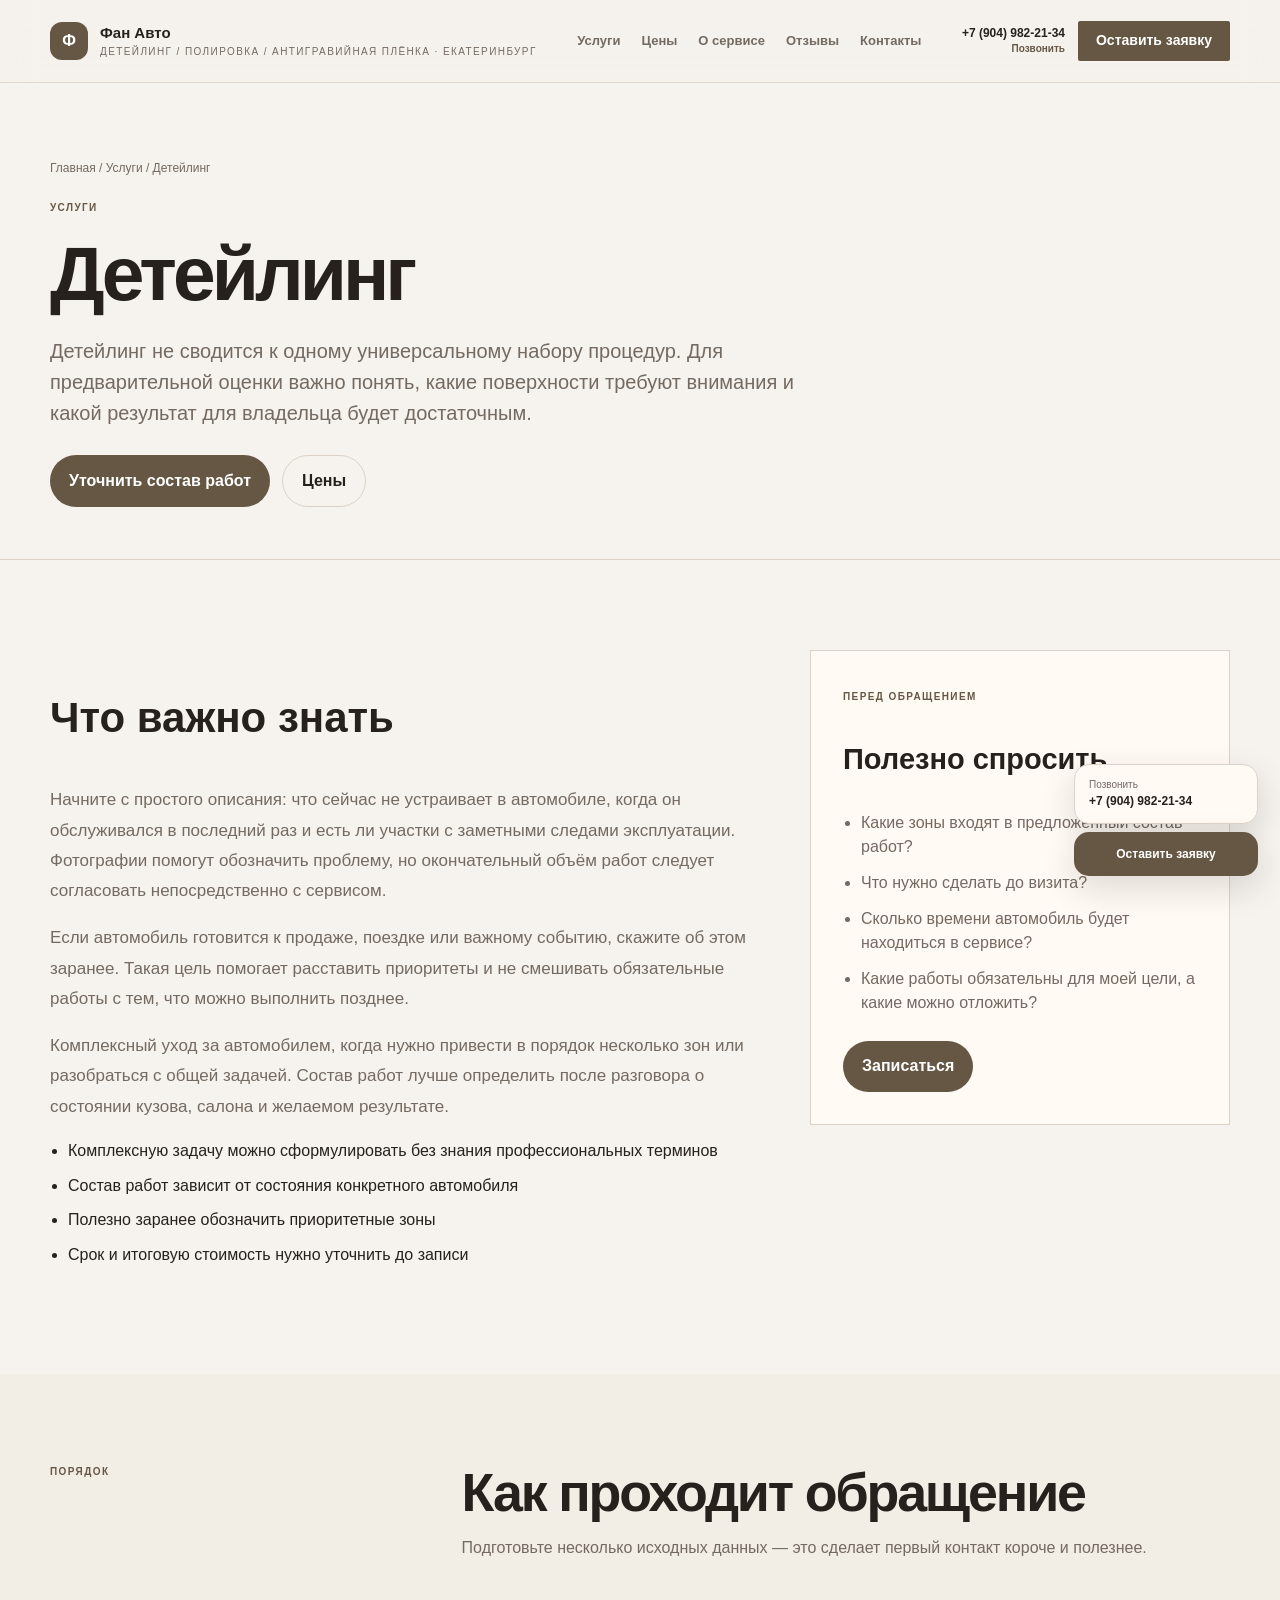
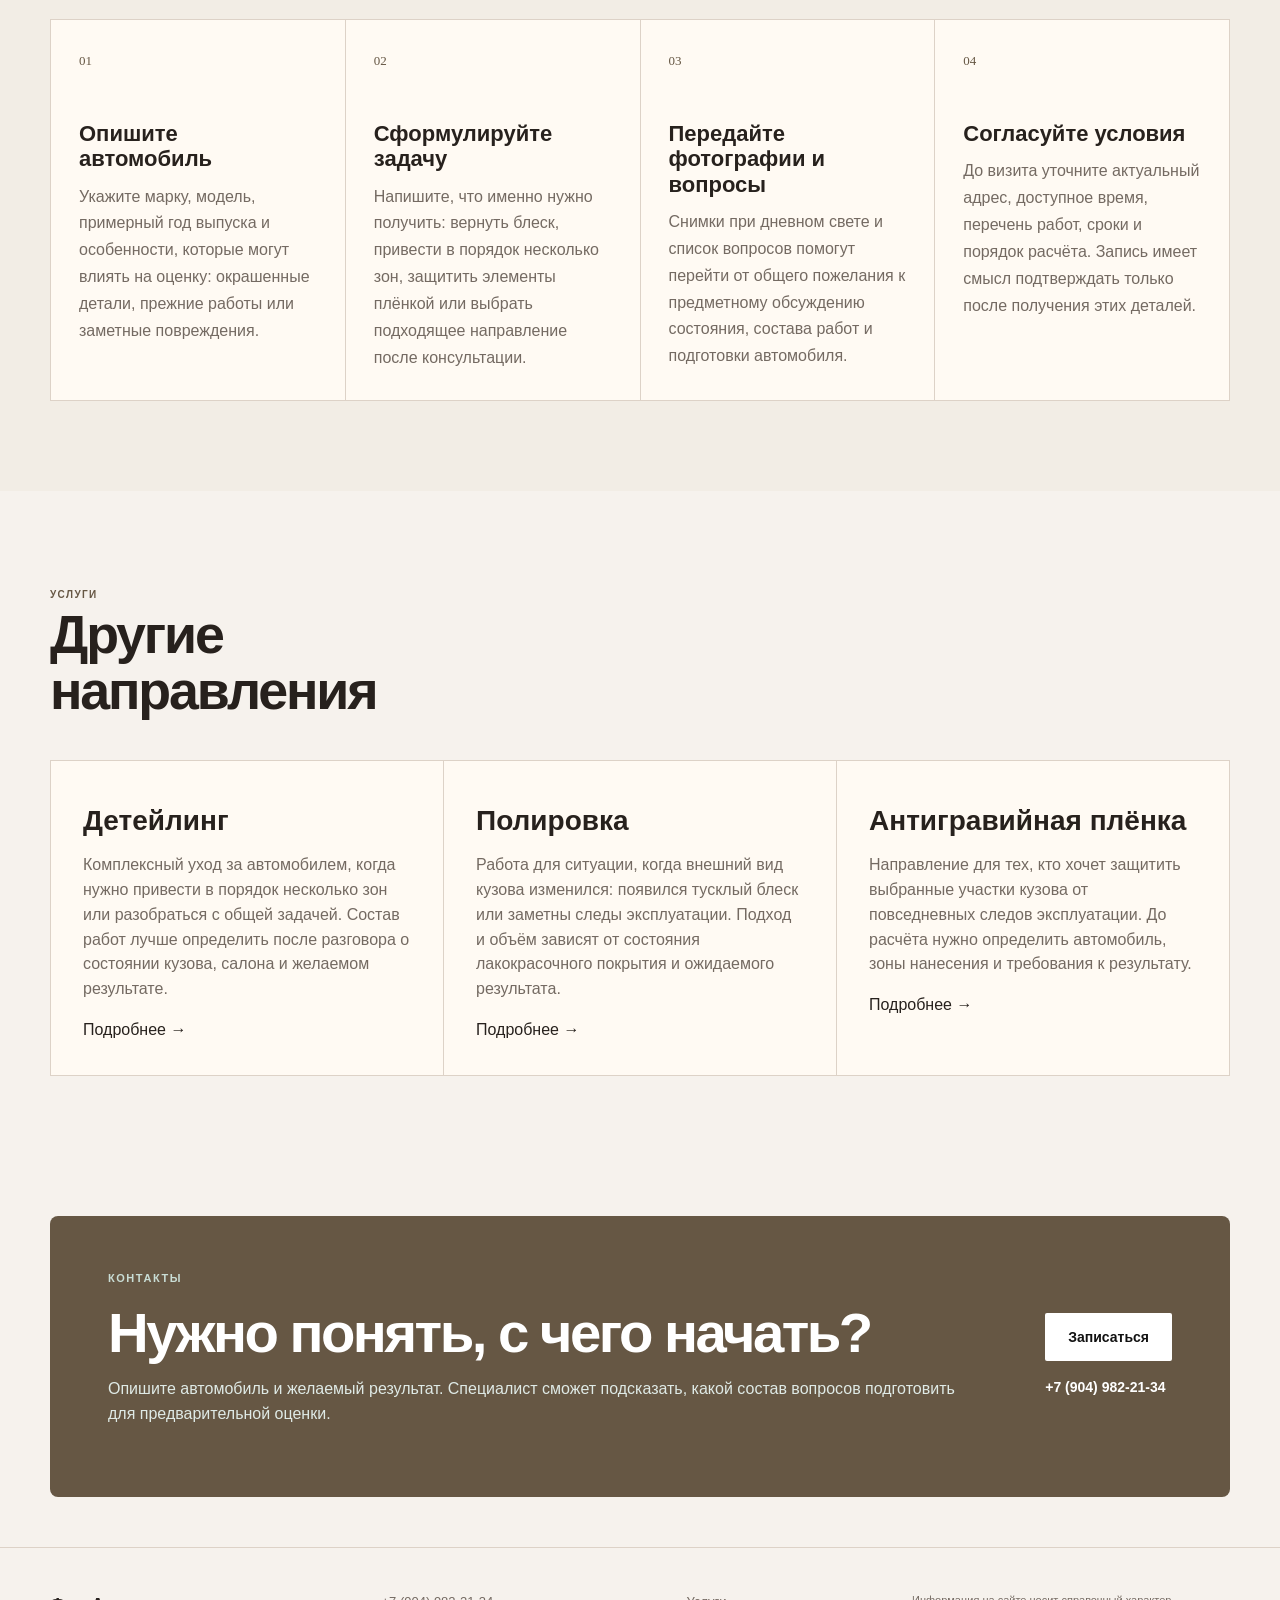
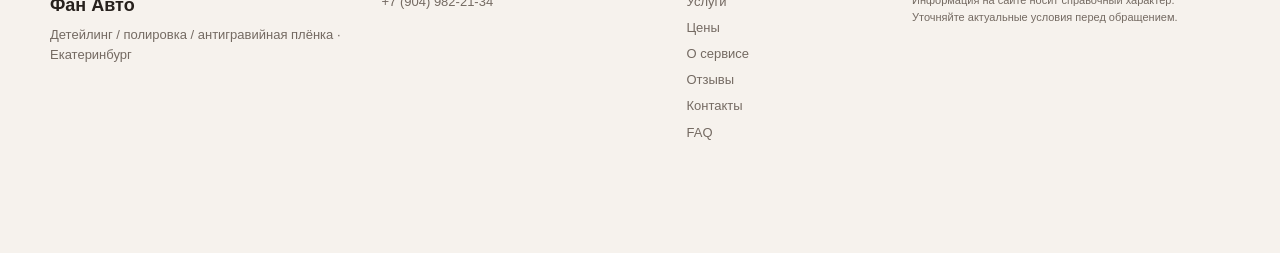
<file: service-deteiling.html>
<!doctype html>
<html lang="ru">
<head>
  <meta charset="utf-8">
  <meta name="viewport" content="width=device-width,initial-scale=1,viewport-fit=cover">
  <title>Детейлинг — Фан Авто</title>
  <meta name="description" content="Фан Авто — Детейлинг / полировка / антигравийная плёнка · Екатеринбург. Услуги, цены, отзывы и контакты.">
  <meta name="theme-color" content="#f4f2ed">
  <meta name="robots" content="index,follow">
  <link rel="canonical" href="services.html">
  <meta property="og:type" content="website">
  <meta property="og:title" content="Детейлинг — Фан Авто">
  <meta property="og:description" content="Фан Авто — Детейлинг / полировка / антигравийная плёнка · Екатеринбург. Услуги, цены, отзывы и контакты.">
  <meta name="twitter:card" content="summary_large_image">
  <link rel="icon" href="favicon.svg" type="image/svg+xml">
  <link rel="manifest" href="site.webmanifest">
  <script>document.documentElement.classList.add('js')</script>
  <style>:root{
  --bg:#f4f2ed;--paper:#fff;--ink:#191918;--muted:#6f6d68;--line:#dcd8cf;--accent:#214f45;--accent-2:#dbe7e1;--dark:#18211f;--radius:22px;--max:1180px;--shadow:0 24px 70px rgba(22,27,25,.08);--serif:Georgia,'Times New Roman',serif;--sans:Inter,-apple-system,BlinkMacSystemFont,'Segoe UI',Arial,sans-serif
}
*{box-sizing:border-box}html{scroll-behavior:smooth;scroll-padding-top:104px}body{margin:0;background:var(--bg);color:var(--ink);font-family:var(--sans);font-size:16px;line-height:1.55;-webkit-font-smoothing:antialiased}img{max-width:100%;display:block}a{color:inherit}button,input,textarea{font:inherit}.wrap{width:min(calc(100% - 48px),var(--max));margin:auto}.site-header{position:sticky;top:0;z-index:90;background:color-mix(in srgb,var(--bg) 90%,transparent);backdrop-filter:blur(16px);border-bottom:1px solid color-mix(in srgb,var(--line) 82%,transparent)}.header-inner{min-height:82px;display:flex;align-items:center;justify-content:space-between;gap:24px}.brand{display:flex;align-items:center;gap:12px;text-decoration:none;min-width:210px}.brand-mark{width:38px;height:38px;border-radius:12px;display:grid;place-items:center;background:var(--accent);color:#fff;font-weight:800}.brand-copy{display:grid;line-height:1.12}.brand-copy b{font-size:15px}.brand-copy small{font-size:10px;text-transform:uppercase;letter-spacing:.14em;color:var(--muted);margin-top:4px}.nav{display:flex;align-items:center;gap:21px}.nav a{text-decoration:none;font-size:13px;font-weight:700;color:var(--muted);position:relative}.nav a:hover,.nav a[aria-current=page]{color:var(--ink)}.nav a[aria-current=page]:after{content:"";position:absolute;left:0;right:0;bottom:-11px;height:2px;background:var(--accent)}.header-actions{display:flex;align-items:center;gap:13px}.header-phone{text-decoration:none;font-size:13px;font-weight:700}.button{display:inline-flex;align-items:center;justify-content:center;min-height:48px;padding:0 22px;border:1px solid transparent;border-radius:999px;text-decoration:none;font-weight:750;font-size:14px;transition:transform .18s ease,background .18s ease,border-color .18s ease}.button:hover{transform:translateY(-1px)}.button.primary{background:var(--accent);color:#fff}.button.secondary{background:var(--ink);color:#fff}.button.ghost{border-color:var(--line);background:transparent}.button.light{background:#fff;color:#111}.button.compact{min-height:40px;padding:0 17px}.text-button{text-decoration:none;font-weight:800;font-size:14px;display:inline-flex;align-items:center;gap:7px}.text-button:hover{text-decoration:underline;text-underline-offset:4px}.light-text{color:#fff}.burger{display:none;width:42px;height:42px;border:1px solid var(--line);background:transparent;border-radius:50%;padding:12px;cursor:pointer}.burger span{display:block;height:1.5px;background:var(--ink);margin:5px 0}.overline{display:block;text-transform:uppercase;letter-spacing:.14em;font-size:11px;font-weight:850;color:var(--accent);margin-bottom:17px}.reveal{opacity:0;transform:translateY(16px);transition:opacity .55s ease,transform .65s cubic-bezier(.2,.7,.2,1)}.reveal.is-visible{opacity:1;transform:none}

/* Home */
.hero-v4{padding:42px 0 18px}.hero-shell{min-height:610px;display:grid;grid-template-columns:1.02fr .98fr;background:var(--paper);border:1px solid var(--line);border-radius:calc(var(--radius) + 8px);overflow:hidden;box-shadow:var(--shadow)}.hero-main{padding:76px 66px;display:flex;flex-direction:column;justify-content:center}.hero-main h1{font-size:clamp(50px,5.7vw,82px);line-height:.96;letter-spacing:-.055em;margin:0 0 28px;max-width:780px}.hero-lede{font-size:20px;line-height:1.5;color:var(--muted);max-width:650px;margin:0 0 30px}.hero-actions{display:flex;gap:12px;flex-wrap:wrap}.hero-note{font-size:12px;color:var(--muted);margin-top:24px;max-width:520px}.hero-visual{margin:0;position:relative;min-height:610px;background:var(--accent-2);overflow:hidden}.hero-visual img{width:100%;height:100%;object-fit:cover}.hero-visual figcaption{position:absolute;right:15px;bottom:15px;padding:7px 10px;background:rgba(255,255,255,.9);border-radius:999px;font-size:10px;font-weight:800}.hero-monogram{height:100%;display:grid;place-items:center;background:linear-gradient(145deg,var(--accent-2),#fff)}.hero-monogram span{font-family:var(--serif);font-size:190px;color:var(--accent);opacity:.45}.fact-strip{display:grid;grid-template-columns:repeat(4,1fr);margin-top:14px;border:1px solid var(--line);background:var(--paper);border-radius:var(--radius);overflow:hidden}.fact-strip>div{padding:18px 20px;border-right:1px solid var(--line);display:grid;gap:4px}.fact-strip>div:last-child{border-right:0}.fact-strip strong{font-size:13px}.fact-strip span{font-size:11px;color:var(--muted)}.urgent-band{padding:22px 0}.urgent-band-inner{border-top:1px solid var(--line);border-bottom:1px solid var(--line);display:flex;align-items:center;justify-content:space-between;gap:26px;padding:24px 0}.urgent-band-inner>div{display:grid;grid-template-columns:auto auto;column-gap:10px;align-items:center}.urgent-band-inner p{grid-column:2;margin:3px 0 0;color:var(--muted);font-size:14px}.signal{width:9px;height:9px;border-radius:50%;background:#c85d4d;box-shadow:0 0 0 6px rgba(200,93,77,.12)}.section-v4{padding:104px 0}.section-v4.tone{background:color-mix(in srgb,var(--accent-2) 42%,var(--bg))}.section-intro{display:grid;grid-template-columns:1.08fr .92fr;gap:80px;align-items:end;margin-bottom:46px}.section-intro h2,.closing-card h2,.faq-title h2,.contact-copy h2{font-size:clamp(40px,4.4vw,64px);line-height:1.02;letter-spacing:-.045em;margin:0}.section-intro p{margin:0;color:var(--muted);font-size:17px;max-width:540px}.service-index{border-top:1px solid var(--line)}.service-line{display:grid;grid-template-columns:64px 1fr 30px;gap:20px;align-items:center;padding:23px 8px;border-bottom:1px solid var(--line);text-decoration:none;transition:padding .18s ease,background .18s ease}.service-line:hover{padding-left:18px;background:color-mix(in srgb,var(--paper) 75%,transparent)}.service-line b{display:block;font-size:21px}.service-line small{display:block;color:var(--muted);font-size:13px;margin-top:4px}.service-no{font-family:var(--serif);font-size:14px;color:var(--muted)}.arrow{font-size:23px}.section-bottom{margin-top:28px;display:flex;justify-content:space-between;gap:18px;align-items:center}.fineprint{font-size:12px;color:var(--muted)}.price-board{background:var(--paper);border:1px solid var(--line);border-radius:var(--radius);overflow:hidden}.price-line{display:grid;grid-template-columns:1fr auto;gap:30px;align-items:center;padding:22px 26px;border-bottom:1px solid var(--line)}.price-line:last-child{border-bottom:0}.price-line span{font-size:16px}.price-line strong{font-size:20px}.price-message{display:grid;grid-template-columns:1fr 1fr;gap:40px;padding:44px;background:var(--paper);border-radius:var(--radius);border:1px solid var(--line)}.price-message h3{font-size:34px;margin:0}.price-message p{color:var(--muted);margin:0 0 20px}.doctor-feature{display:grid;grid-template-columns:.82fr 1.18fr;min-height:470px;background:var(--dark);color:#fff;border-radius:calc(var(--radius) + 8px);overflow:hidden}.doctor-photo{min-height:470px;background:color-mix(in srgb,var(--accent) 55%,#111);display:grid;place-items:center}.doctor-photo img{width:100%;height:100%;object-fit:cover}.doctor-photo>span{font-family:var(--serif);font-size:140px;opacity:.65}.doctor-copy{padding:58px;display:flex;flex-direction:column;justify-content:center}.doctor-copy .overline{color:#a8c8bc}.doctor-copy h3{font-size:clamp(38px,4vw,60px);line-height:1.04;letter-spacing:-.04em;margin:0 0 20px}.doctor-copy p{color:#cfd5d2;max-width:580px}.doctor-actions{display:flex;gap:20px;align-items:center;margin-top:20px}.doctor-actions .text-button{color:#fff}.doctor-feature.no-photo{grid-template-columns:1fr}.gallery-mosaic{display:grid;grid-template-columns:1.2fr .8fr .8fr;grid-template-rows:260px 260px;gap:12px}.gallery-item{margin:0;position:relative;overflow:hidden;border-radius:var(--radius);background:#ddd}.gallery-item.item-1{grid-row:1/3}.gallery-item.item-4,.gallery-item.item-5{display:none}.gallery-item img{width:100%;height:100%;object-fit:cover;transition:transform .45s ease}.gallery-item:hover img{transform:scale(1.02)}.gallery-item figcaption{position:absolute;bottom:12px;left:12px;background:rgba(255,255,255,.9);padding:7px 10px;border-radius:999px;font-size:10px;font-weight:800}.gallery-empty{padding:80px 40px;text-align:center;border:1px dashed var(--line);border-radius:var(--radius)}.gallery-empty b{font-size:38px}.gallery-empty p{color:var(--muted)}.review-layout{display:grid;grid-template-columns:.38fr .62fr;gap:70px;align-items:center}.review-score{display:flex;align-items:flex-end;gap:14px}.review-score strong{font-family:var(--serif);font-size:110px;line-height:.8;color:var(--accent)}.review-score span{font-size:13px;color:var(--muted)}.review-copy h2{font-size:clamp(40px,4vw,62px);line-height:1.02;letter-spacing:-.04em;margin:0 0 22px}.review-copy blockquote{font-size:23px;line-height:1.48;margin:0 0 28px;padding:0;border:0}.review-copy p{color:var(--muted)}.review-links{display:flex;gap:24px;flex-wrap:wrap}.faq-layout{display:grid;grid-template-columns:.38fr .62fr;gap:70px}.faq-title p{color:var(--muted)}.faq-list{border-top:1px solid var(--line)}.faq-list details{border-bottom:1px solid var(--line)}.faq-list summary{list-style:none;cursor:pointer;padding:23px 0;font-size:17px;font-weight:750;display:flex;justify-content:space-between;gap:20px}.faq-list summary::-webkit-details-marker{display:none}.faq-list summary span{font-size:22px;font-weight:400;transition:transform .2s}.faq-list details[open] summary span{transform:rotate(45deg)}.faq-list details p{color:var(--muted);margin:0;padding:0 42px 23px 0}.contact-v4{padding:40px 0 90px}.contact-shell{background:var(--dark);color:#fff;border-radius:calc(var(--radius) + 12px);padding:66px;display:grid;grid-template-columns:1fr 1fr;gap:80px}.contact-copy .overline{color:#a8c8bc}.contact-copy p{color:#cfd5d2;font-size:17px}.contact-actions{display:flex;gap:18px;align-items:center;margin-top:28px}.contact-data{border-top:1px solid rgba(255,255,255,.2)}.contact-data>div{padding:18px 0;border-bottom:1px solid rgba(255,255,255,.2);display:grid;grid-template-columns:90px 1fr;gap:20px}.contact-data span{color:#aab3af;font-size:12px}.contact-data b,.contact-data a{font-size:15px;text-decoration:none}.contact-data a:hover{text-decoration:underline}.closing-cta{padding:50px 0}.closing-card{background:var(--accent);color:#fff;padding:54px 58px;border-radius:calc(var(--radius) + 6px);display:grid;grid-template-columns:1fr auto;gap:60px;align-items:center}.closing-card .overline{color:#c9ddd5}.closing-card p{color:#dfeae6}.closing-actions{display:grid;gap:16px;justify-items:start}.site-footer{border-top:1px solid var(--line);padding:44px 0 110px}.footer-grid{display:grid;grid-template-columns:1.1fr 1fr .7fr 1.2fr;gap:40px;font-size:13px;color:var(--muted)}.footer-brand{font-size:18px;font-weight:850;color:var(--ink);text-decoration:none}.footer-grid p{margin:5px 0}.footer-grid a{text-decoration:none}.footer-links{display:grid;gap:6px}.legal{font-size:11px}.mobile-actions{display:none}

/* Inner pages */
.page-hero{padding:76px 0 52px;border-bottom:1px solid var(--line)}.page-hero h1{font-size:clamp(48px,6vw,82px);line-height:.98;letter-spacing:-.052em;margin:18px 0 24px;max-width:950px}.page-hero .lead{font-size:20px;color:var(--muted);max-width:760px}.breadcrumb{font-size:12px;color:var(--muted);margin-bottom:16px}.breadcrumb a{text-decoration:none}.eyebrow{display:inline-block;text-transform:uppercase;letter-spacing:.14em;font-size:10px;font-weight:850;color:var(--accent)}.section{padding:90px 0}.section.soft{background:color-mix(in srgb,var(--accent-2) 38%,var(--bg))}.section-head{display:grid;grid-template-columns:.32fr .68fr;gap:50px;margin-bottom:42px}.section-head h2{font-size:clamp(38px,4.2vw,60px);line-height:1.05;letter-spacing:-.04em;margin:0}.section-head p{color:var(--muted)}.kicker{font-size:10px;text-transform:uppercase;letter-spacing:.14em;font-weight:850;color:var(--accent)}.grid{display:grid;gap:1px;background:var(--line);border:1px solid var(--line)}.grid-3{grid-template-columns:repeat(3,1fr)}.service-grid{grid-template-columns:repeat(2,1fr)}.card{background:var(--paper);padding:32px}.card h2,.card h3{margin:13px 0 12px;font-size:28px;line-height:1.1}.card p{color:var(--muted)}.card a,.card-link{text-decoration:none;font-weight:800}.linked-card{text-decoration:none}.num{font-family:var(--serif);font-size:12px;color:var(--muted)}.price-list{border-top:1px solid var(--line)}.price-row{display:grid;grid-template-columns:1fr .65fr auto;gap:20px;padding:20px 0;border-bottom:1px solid var(--line);align-items:center}.price-row span{color:var(--muted);font-size:12px}.price-row strong{font-size:20px}.fineprint{margin-top:16px}.price-empty{display:grid;grid-template-columns:1fr 1fr;gap:50px;padding:40px;border:1px solid var(--line);background:var(--paper);border-radius:var(--radius)}.price-empty h3{font-size:36px;margin:14px 0}.price-empty p{color:var(--muted)}.inline-strong{font-weight:850;text-decoration:none}.urgent-grid{display:grid;grid-template-columns:repeat(2,1fr);border-top:1px solid var(--line);border-left:1px solid var(--line)}.urgent{min-height:230px;padding:28px;border-right:1px solid var(--line);border-bottom:1px solid var(--line);display:grid;grid-template-columns:42px 1fr;gap:15px}.urgent h3{font-size:26px;margin:0 0 10px}.urgent p{color:var(--muted)}.urgent .link{text-decoration:none;font-weight:800;font-size:13px}.doctor{display:grid;grid-template-columns:1fr 1fr;background:var(--dark);color:#fff;border-radius:var(--radius);overflow:hidden}.doctor-card{padding:52px}.doctor-card h3{font-size:44px;line-height:1.05}.doctor-card p{color:#cfd5d2}.doctor-card .call{display:inline-flex;margin-top:15px;background:#fff;color:#111;text-decoration:none;padding:12px 18px;border-radius:999px;font-weight:800}.doctor-proof{min-height:360px;display:grid;place-items:center;background:#26332f}.doctor-proof img{width:100%;height:100%;object-fit:cover}.doctor-letter{font-family:var(--serif);font-size:120px}.text-proof{padding:50px;place-items:start;align-content:center}.text-proof strong{font-size:40px}.split{display:grid;grid-template-columns:1fr 1fr;gap:1px;background:var(--line);border:1px solid var(--line)}.split>div{background:var(--paper);padding:34px}.plain{list-style:none;margin:18px 0 0;padding:0}.plain li{display:flex;justify-content:space-between;gap:15px;border-top:1px solid var(--line);padding:14px 0}.plain a{text-decoration:none;font-weight:700}.plain span{color:var(--muted);font-size:12px}.gallery-strip{display:grid;grid-template-columns:1.25fr .75fr .75fr;gap:10px;min-height:410px}.shot{margin:0;position:relative;overflow:hidden;background:#ddd;min-height:220px}.shot-main{grid-row:span 2}.shot img{width:100%;height:100%;object-fit:cover}.shot figcaption{position:absolute;left:10px;bottom:10px;background:#fff;padding:6px 9px;font-size:10px}.gallery-placeholder{padding:80px;border:1px dashed var(--line);grid-column:1/-1}.section-link-row{display:flex;justify-content:space-between;gap:20px;margin-top:20px}.section-link-row a{text-decoration:none;font-weight:800}.reviews{display:grid;grid-template-columns:.65fr 1.35fr;gap:1px;background:var(--line);border:1px solid var(--line)}.review-main,.review-side{background:var(--paper);padding:40px}.rating{font-family:var(--serif);font-size:80px;color:var(--accent)}.review-main blockquote{font-size:20px;margin:24px 0}.review-main a,.review-side a{font-weight:800;text-decoration:none}.review-side p{padding:15px 0;border-bottom:1px solid var(--line)}.faq{max-width:850px;margin-left:auto}.faq details{border-top:1px solid var(--line)}.faq details:last-child{border-bottom:1px solid var(--line)}.faq summary{cursor:pointer;padding:18px 0;font-weight:800}.faq p{color:var(--muted);padding-bottom:17px}.contact{padding:76px 0}.contact-grid{display:grid;grid-template-columns:.85fr 1.15fr;gap:60px}.contact-box{padding:17px 0;border-top:1px solid var(--line);display:grid;grid-template-columns:110px 1fr;gap:15px}.contact-box span{font-size:11px;color:var(--muted)}.contact-box a,.contact-box strong{font-size:18px;text-decoration:none}.map-card{border:1px solid var(--line);background:var(--paper)}.map-abstract{min-height:330px;background:linear-gradient(135deg,var(--accent-2),#fff);display:grid;place-content:center;text-align:center;padding:30px}.map-abstract span{font-size:13px;text-transform:uppercase;letter-spacing:.12em}.map-abstract b{font-size:28px;margin-top:8px}.map-caption{padding:17px;display:flex;justify-content:space-between;gap:15px}.map-caption span{display:block;color:var(--muted);font-size:11px}.map-actions{display:flex;gap:12px}.map-actions a{text-decoration:none;font-weight:800;font-size:12px}.request-panel{display:grid;grid-template-columns:.8fr 1.2fr;gap:55px}.wa-form{display:grid;gap:14px}.wa-form label{display:grid;gap:6px;font-size:12px;font-weight:800}.wa-form input,.wa-form textarea{padding:14px 15px;border:1px solid var(--line);background:var(--paper);border-radius:12px}.wa-form .btn,.btn{display:inline-flex;justify-content:center;align-items:center;text-decoration:none;border:0;background:var(--accent);color:#fff;padding:13px 19px;border-radius:999px;font-weight:800;cursor:pointer}.btn.alt{background:transparent;color:var(--ink);border:1px solid var(--line)}.actions{display:flex;gap:12px;flex-wrap:wrap}.doctor-detail-grid{display:grid;grid-template-columns:1fr .5fr;gap:60px;align-items:end}.doctor-detail-photo{min-height:330px;background:var(--accent-2);display:grid;place-items:center;overflow:hidden;border-radius:var(--radius)}.doctor-detail-photo img{width:100%;height:100%;object-fit:cover}.doctor-detail-photo span{font-family:var(--serif);font-size:110px}.detail-layout{display:grid;grid-template-columns:1.25fr .75fr;gap:60px}.detail-copy h2{font-size:42px}.detail-copy p{color:var(--muted)}.detail-aside{padding:32px;border:1px solid var(--line);background:var(--paper);align-self:start}.detail-aside h3{font-size:29px}.check-list{padding-left:18px}.check-list li{margin:10px 0}.full-gallery{display:grid;grid-template-columns:repeat(3,1fr);gap:10px}.full-gallery figure{margin:0;min-height:270px;position:relative;overflow:hidden}.full-gallery figure:first-child{grid-column:span 2;grid-row:span 2}.full-gallery img{width:100%;height:100%;object-fit:cover;cursor:zoom-in}.full-gallery figcaption{position:absolute;left:10px;bottom:10px;background:#fff;padding:6px 9px;font-size:10px}.reputation-bar{display:flex;gap:1px;background:var(--line);border:1px solid var(--line)}.reputation-bar>div{background:var(--paper);padding:24px;flex:1}.reputation-bar b{display:block;font-size:29px}.reputation-bar span{color:var(--muted);font-size:11px}.source-note{font-size:11px;color:var(--muted)}

/* Four distinct families */
body[data-family="editorial"]{--bg:#f2efe9;--paper:#fbfaf7;--accent:#254f44;--accent-2:#dfe8e2;--dark:#17221e;--radius:4px}body[data-family="editorial"] .hero-main h1,body[data-family="editorial"] .section-intro h2,body[data-family="editorial"] .page-hero h1{font-family:var(--serif);font-weight:500;letter-spacing:-.045em}body[data-family="editorial"] .hero-shell{box-shadow:none}body[data-family="editorial"] .brand-mark{border-radius:2px}body[data-family="editorial"] .button{border-radius:2px}
body[data-family="gallery"]{--bg:#f7f4f0;--paper:#fffdfa;--accent:#8a493e;--accent-2:#efe0da;--dark:#261d1b;--radius:28px}body[data-family="gallery"] .hero-shell{position:relative;display:block;min-height:690px;background:var(--dark)}body[data-family="gallery"] .hero-visual{position:absolute;inset:0;min-height:690px}body[data-family="gallery"] .hero-visual:after{content:"";position:absolute;inset:0;background:linear-gradient(90deg,rgba(18,13,12,.74) 0%,rgba(18,13,12,.22) 64%,rgba(18,13,12,.06) 100%)}body[data-family="gallery"] .hero-main{position:relative;z-index:2;color:#fff;min-height:690px;width:min(680px,70%);padding:76px}body[data-family="gallery"] .hero-lede,body[data-family="gallery"] .hero-note{color:#e3ddda}body[data-family="gallery"] .hero-main .overline{color:#f2c9be}body[data-family="gallery"] .button.ghost{border-color:rgba(255,255,255,.5);color:#fff}body[data-family="gallery"] .hero-monogram{background:linear-gradient(135deg,#815649,#34201c)}body[data-family="gallery"] .hero-monogram span{color:#fff}
body[data-family="precision"]{--bg:#f2f5f7;--paper:#fff;--ink:#10202b;--muted:#65717a;--line:#ced8df;--accent:#145b7a;--accent-2:#dbeaf1;--dark:#102c3a;--radius:12px}body[data-family="precision"] .hero-shell{box-shadow:none;border-radius:0;border-left:6px solid var(--accent)}body[data-family="precision"] .hero-main{padding:70px}body[data-family="precision"] .hero-main h1{font-weight:720}body[data-family="precision"] .fact-strip{border-radius:0}body[data-family="precision"] .service-line{grid-template-columns:80px 1fr 30px}body[data-family="precision"] .button{border-radius:8px}body[data-family="precision"] .brand-mark{border-radius:8px}
body[data-family="warm"]{--bg:#f5f1e8;--paper:#fffdf8;--ink:#302921;--muted:#786f64;--line:#dfd5c7;--accent:#7d5b35;--accent-2:#eadfcd;--dark:#3d3328;--radius:30px}body[data-family="warm"] .hero-shell{grid-template-columns:.92fr 1.08fr}body[data-family="warm"] .hero-visual{order:-1}body[data-family="warm"] .hero-main h1,body[data-family="warm"] .section-intro h2,body[data-family="warm"] .page-hero h1{font-family:var(--serif);font-weight:500}body[data-family="warm"] .hero-main{padding:64px}body[data-family="warm"] .brand-mark{background:#7d5b35}body[data-family="warm"] .button.primary{background:#7d5b35}

.lightbox{position:fixed;z-index:130;inset:0;background:rgba(10,12,12,.92);display:grid;place-items:center;padding:28px;opacity:0;pointer-events:none;transition:opacity .2s}.lightbox.open{opacity:1;pointer-events:auto}.lightbox img{max-width:94vw;max-height:88vh}.lightbox button{position:absolute;right:22px;top:18px;width:46px;height:46px;border:0;border-radius:50%;background:#fff;color:#111;font-size:25px;cursor:pointer}

@media(max-width:1040px){.header-phone{display:none}.nav{gap:14px}.hero-main{padding:56px 42px}.hero-shell{min-height:540px}.hero-visual{min-height:540px}.fact-strip{grid-template-columns:repeat(2,1fr)}.fact-strip>div:nth-child(2){border-right:0}.fact-strip>div:nth-child(-n+2){border-bottom:1px solid var(--line)}.section-intro,.review-layout,.faq-layout,.contact-shell,.closing-card,.section-head,.request-panel,.detail-layout{grid-template-columns:1fr;gap:28px}.gallery-mosaic{grid-template-columns:1fr 1fr;grid-template-rows:330px 230px}.gallery-item.item-1{grid-column:1/-1;grid-row:auto}.doctor-feature{grid-template-columns:.8fr 1.2fr}.footer-grid{grid-template-columns:1fr 1fr}.grid-3{grid-template-columns:repeat(2,1fr)}body[data-family="gallery"] .hero-main{width:75%;padding:58px}body[data-family="warm"] .hero-shell{grid-template-columns:1fr 1fr}}
@media(max-width:820px){.nav{display:none;position:absolute;top:81px;left:0;right:0;background:var(--paper);padding:18px 24px 24px;flex-direction:column;align-items:stretch;border-bottom:1px solid var(--line)}.nav.open{display:flex}.nav a{font-size:16px;padding:7px 0}.nav a[aria-current=page]:after{display:none}.burger{display:block}.header-actions .button{display:none}.hero-shell,body[data-family="warm"] .hero-shell{grid-template-columns:1fr}.hero-main{padding:48px 36px;order:1}.hero-visual,body[data-family="gallery"] .hero-visual{min-height:380px;position:relative;inset:auto;order:0}body[data-family="gallery"] .hero-shell{min-height:0;background:var(--paper)}body[data-family="gallery"] .hero-visual:after{background:linear-gradient(0deg,rgba(18,13,12,.25),transparent)}body[data-family="gallery"] .hero-main{min-height:auto;width:auto;padding:48px 36px;color:var(--ink)}body[data-family="gallery"] .hero-lede,body[data-family="gallery"] .hero-note{color:var(--muted)}body[data-family="gallery"] .hero-main .overline{color:var(--accent)}body[data-family="gallery"] .button.ghost{border-color:var(--line);color:var(--ink)}.urgent-band-inner{align-items:flex-start;flex-direction:column}.service-line{grid-template-columns:46px 1fr 24px}.doctor-feature{grid-template-columns:1fr}.doctor-photo{min-height:340px}.gallery-mosaic{grid-template-columns:1fr 1fr;grid-template-rows:260px 210px}.gallery-item.item-1{grid-column:1/-1}.contact-shell{padding:46px 36px}.closing-card{padding:44px 36px}.mobile-actions{display:grid;grid-template-columns:repeat(3,1fr);position:fixed;left:0;right:0;bottom:0;z-index:100;background:#fff;border-top:1px solid var(--line);padding-bottom:env(safe-area-inset-bottom)}.mobile-actions a{text-decoration:none;text-align:center;padding:13px 6px;font-size:12px;font-weight:800}.mobile-actions .accent{background:var(--accent);color:#fff}.site-footer{padding-bottom:120px}.doctor-detail-grid{grid-template-columns:1fr}.doctor-detail-photo{min-height:300px}.contact-grid{grid-template-columns:1fr}.gallery-strip{grid-template-columns:1fr 1fr}.shot-main{grid-column:1/-1;grid-row:auto}.urgent-grid{grid-template-columns:1fr}.service-grid{grid-template-columns:1fr}.price-empty{grid-template-columns:1fr}.reviews{grid-template-columns:1fr}.full-gallery{grid-template-columns:1fr 1fr}}
@media(max-width:600px){.wrap{width:min(calc(100% - 28px),var(--max))}.header-inner{min-height:70px}.nav{top:70px}.brand-copy small{display:none}.brand{min-width:0}.brand-mark{width:34px;height:34px}.hero-v4{padding-top:18px}.hero-main{padding:38px 24px}.hero-main h1{font-size:45px}.hero-lede{font-size:17px}.hero-actions{display:grid}.hero-actions .button{width:100%}.hero-visual{min-height:300px!important}.fact-strip{grid-template-columns:1fr}.fact-strip>div{border-right:0!important;border-bottom:1px solid var(--line)!important}.fact-strip>div:last-child{border-bottom:0!important}.section-v4{padding:72px 0}.section-intro{margin-bottom:30px}.section-intro h2,.faq-title h2,.contact-copy h2,.closing-card h2{font-size:39px}.service-line{padding:18px 0}.service-line small{display:none}.price-line{padding:18px}.price-line strong{font-size:17px}.price-message{grid-template-columns:1fr;padding:28px}.doctor-copy{padding:32px 26px}.doctor-copy h3{font-size:39px}.doctor-actions{align-items:flex-start;flex-direction:column}.gallery-mosaic{display:grid;grid-template-columns:1fr;grid-template-rows:auto}.gallery-item{min-height:260px}.gallery-item.item-1{grid-column:auto}.gallery-item.item-3{display:none}.review-score strong{font-size:82px}.review-copy blockquote{font-size:19px}.faq-layout{gap:34px}.contact-shell{padding:38px 25px}.contact-data>div{grid-template-columns:1fr;gap:4px}.contact-actions{align-items:flex-start;flex-direction:column}.footer-grid{grid-template-columns:1fr}.closing-card{padding:36px 25px}.page-hero{padding:54px 0 38px}.page-hero h1{font-size:44px}.page-hero .lead{font-size:17px}.section{padding:65px 0}.section-head h2{font-size:38px}.grid-3{grid-template-columns:1fr}.price-row{grid-template-columns:1fr auto}.price-row span{display:none}.urgent{min-height:190px}.doctor{grid-template-columns:1fr}.doctor-card{padding:30px}.doctor-proof{min-height:280px}.split{grid-template-columns:1fr}.gallery-strip{grid-template-columns:1fr}.shot-main{grid-column:auto}.section-link-row{display:grid}.request-panel{gap:24px}.full-gallery{grid-template-columns:1fr}.full-gallery figure:first-child{grid-column:auto;grid-row:auto}.map-caption{display:block}.map-actions{margin-top:12px}.doctor-detail-photo{min-height:260px}.detail-copy h2{font-size:34px}}
@media(prefers-reduced-motion:reduce){*{scroll-behavior:auto!important;animation:none!important;transition:none!important}.reveal{opacity:1!important;transform:none!important}}
/* Inner-page refinements */
.doctor-grid{grid-template-columns:repeat(2,1fr)}.doctor-grid .doctor-card{padding:0;display:grid;grid-template-columns:180px 1fr;min-height:220px}.doctor-grid .doctor-photo{min-height:220px;background:var(--accent-2);display:grid;place-items:center;text-decoration:none;overflow:hidden}.doctor-grid .doctor-photo img{width:100%;height:100%;object-fit:cover}.doctor-grid .doctor-photo span{font-family:var(--serif);font-size:72px;color:var(--accent)}.doctor-grid .doctor-copy{padding:28px;color:var(--ink);display:block}.doctor-grid .doctor-copy h2{font-size:26px;margin:0 0 8px;line-height:1.1}.doctor-grid .doctor-copy p{color:var(--muted);margin:0 0 20px}.empty-state{padding:70px 36px;border:1px dashed var(--line);background:var(--paper);text-align:center;grid-column:1/-1}.empty-state h2{font-size:34px;max-width:720px;margin:auto}.visual-disclaimer{font-size:11px;color:var(--muted);margin-top:18px}.text-link{font-weight:800;text-decoration:none}.subtle-link{display:block;margin-top:14px;font-size:12px;color:#d3d9d6}.service-detail-hero .actions{margin-top:28px}
@media(max-width:820px){.doctor-grid{grid-template-columns:1fr}.doctor-grid .doctor-card{grid-template-columns:150px 1fr}}
@media(max-width:600px){.doctor-grid .doctor-card{grid-template-columns:1fr}.doctor-grid .doctor-photo{min-height:280px}.doctor-grid .doctor-copy{padding:24px}}
/* Graceful fallback if a remote photo is temporarily unavailable. */
.hero-visual.image-failed,.gallery-item.image-failed,.shot.image-failed,.doctor-photo.image-failed,.doctor-detail-photo.image-failed,.full-gallery figure.image-failed{background:linear-gradient(145deg,var(--accent-2),color-mix(in srgb,var(--paper) 80%,var(--accent-2)));position:relative}.hero-visual.image-failed:after{content:"";position:absolute;inset:16%;border:1px solid color-mix(in srgb,var(--accent) 25%,transparent);border-radius:50%;opacity:.45}.gallery-item.image-failed:after,.shot.image-failed:after,.full-gallery figure.image-failed:after{content:"Фото компании";position:absolute;left:18px;bottom:16px;font-size:11px;font-weight:800;color:var(--muted)}

/* ===== Universal V7: content-rich layouts ===== */
.section-v7{padding:88px 0}.tone-soft{background:color-mix(in srgb,var(--paper) 72%,var(--accent-2))}.section-intro.compact{margin-bottom:34px}.rich-intro{display:grid;grid-template-columns:.78fr 1.22fr;gap:84px;align-items:start}.rich-intro h2{font-size:clamp(38px,4.1vw,60px);line-height:1.02;letter-spacing:-.045em;margin:0 0 22px}.rich-intro-lead{font-size:18px;color:var(--muted);max-width:500px}.prose-stack{max-width:760px}.prose-stack p{font-size:17px;line-height:1.78;margin:0 0 22px;color:color-mix(in srgb,var(--ink) 82%,var(--muted))}.prose-stack p:first-child{font-size:20px;line-height:1.65;color:var(--ink)}
.scenario-grid{display:grid;grid-template-columns:repeat(3,1fr);gap:14px}.scenario-card{background:var(--paper);border:1px solid var(--line);border-radius:var(--radius);padding:30px;min-height:270px;display:flex;flex-direction:column}.scenario-no{font-family:var(--serif);font-size:13px;color:var(--accent);margin-bottom:auto}.scenario-card h3{font-size:25px;line-height:1.12;margin:34px 0 13px}.scenario-card p{color:var(--muted);margin:0 0 18px;line-height:1.68}.scenario-card small{font-size:11px;color:var(--muted);margin-top:auto}.process-section{border-top:1px solid var(--line);border-bottom:1px solid var(--line)}.process-grid{display:grid;grid-template-columns:repeat(4,1fr);border-top:1px solid var(--line);border-left:1px solid var(--line)}.process-step{min-height:250px;padding:28px;border-right:1px solid var(--line);border-bottom:1px solid var(--line);background:var(--paper)}.process-step>span{font-family:var(--serif);font-size:13px;color:var(--accent)}.process-step h3{font-size:22px;margin:48px 0 12px;line-height:1.15}.process-step p{color:var(--muted);margin:0;line-height:1.68}.decision-section{background:var(--dark);color:#fff}.decision-layout{display:grid;grid-template-columns:.72fr 1.28fr;gap:80px;align-items:start}.decision-layout h2{font-size:clamp(38px,4vw,58px);line-height:1.04;letter-spacing:-.04em;margin:0 0 20px}.decision-layout>div>p{color:#cdd2cf;max-width:520px}.decision-layout .overline,.decision-layout .eyebrow{color:#a8c8bc}.decision-list{list-style:none;margin:0;padding:0;border-top:1px solid rgba(255,255,255,.18)}.decision-list li{display:grid;grid-template-columns:52px 1fr;gap:16px;padding:19px 0;border-bottom:1px solid rgba(255,255,255,.18);align-items:start}.decision-list li>span{font-family:var(--serif);color:#a8c8bc;font-size:13px;padding-top:4px}.decision-list li>p{margin:0;font-size:17px;line-height:1.55}.section.soft .decision-layout{color:var(--ink)}.section.soft .decision-layout>div>p{color:var(--muted)}.section.soft .decision-layout .eyebrow{color:var(--accent)}.section.soft .decision-list{border-color:var(--line)}.section.soft .decision-list li{border-color:var(--line)}.section.soft .decision-list li>span{color:var(--accent)}.trust-point-grid{display:grid;grid-template-columns:repeat(2,1fr);gap:12px}.trust-point{display:grid;grid-template-columns:54px 1fr;gap:16px;padding:22px 24px;background:var(--paper);border:1px solid var(--line);border-radius:calc(var(--radius) * .7)}.trust-point span{font-family:var(--serif);color:var(--accent);font-size:13px}.trust-point p{margin:0;line-height:1.62}.mini-points{list-style:none;margin:18px 0 24px;padding:0;display:grid;gap:8px}.mini-points li{font-size:13px;color:var(--muted);padding-left:17px;position:relative}.mini-points li:before{content:"";position:absolute;left:0;top:.65em;width:6px;height:6px;border-radius:50%;background:var(--accent)}.question-list{margin:18px 0 26px;padding-left:18px}.question-list li{margin:0 0 12px;line-height:1.5;color:var(--muted)}.detail-copy>p{font-size:17px;line-height:1.78}.service-card p{line-height:1.65}.page-hero .lead{max-width:800px}.price-empty p{line-height:1.7}.reviews .review-side p{line-height:1.75}.faq-list details p{line-height:1.72}.contact-box strong,.contact-box a{line-height:1.45}

@media(max-width:1040px){.rich-intro,.decision-layout{grid-template-columns:1fr;gap:34px}.scenario-grid{grid-template-columns:1fr 1fr}.process-grid{grid-template-columns:1fr 1fr}.trust-point-grid{grid-template-columns:1fr}}
@media(max-width:700px){.section-v7{padding:68px 0}.scenario-grid,.process-grid{grid-template-columns:1fr}.scenario-card{min-height:220px}.process-step{min-height:210px}.process-step h3{margin-top:32px}.rich-intro h2,.decision-layout h2{font-size:38px}.prose-stack p,.detail-copy>p{font-size:16px}.decision-list li{grid-template-columns:42px 1fr}.trust-point{grid-template-columns:42px 1fr}.service-line small{display:block;font-size:12px;line-height:1.45;margin-top:6px}.service-line{align-items:start}.section-v4{padding:72px 0}}

/* Progressive enhancement: content is visible without JavaScript. Animation is enabled only when JS marks the document. */
.reveal{opacity:1;transform:none}.js .reveal{opacity:0;transform:translateY(16px)}.js .reveal.is-visible{opacity:1;transform:none}
@media(max-width:600px){.page-hero h1,.hero-main h1,.section-intro h2,.rich-intro h2,.decision-layout h2{overflow-wrap:anywhere;hyphens:auto}}

/* ===== Sale Ready V8 conversion polish ===== */
.conversion-band{padding:26px 0;background:var(--dark);color:#fff}.conversion-shell{display:flex;align-items:center;justify-content:space-between;gap:48px;padding:34px 0}.conversion-shell h2{font-size:clamp(30px,3.6vw,48px);line-height:1.05;letter-spacing:-.035em;margin:0 0 10px}.conversion-shell p{margin:0;color:#cfd5d2;max-width:700px}.conversion-shell .overline{color:#a8c8bc;margin-bottom:10px}.conversion-actions{display:flex;align-items:center;gap:22px;flex-shrink:0}.form-note{font-size:11px!important;line-height:1.45!important;color:var(--muted)!important;margin:4px 0 0!important}.page-hero .actions{display:flex;gap:12px;flex-wrap:wrap;margin-top:26px}
@media(max-width:760px){.conversion-shell{align-items:flex-start;flex-direction:column;gap:22px}.conversion-actions{width:100%;flex-direction:column;align-items:flex-start}.conversion-actions .button{width:100%}}

/* ===== Commercial V12: niche-aware interaction and less template-like composition ===== */
.section-v9{padding:96px 0;background:var(--paper)}
.intent-layout{display:grid;grid-template-columns:.72fr 1.28fr;gap:72px;align-items:start}
.intent-copy{position:sticky;top:112px}
.intent-copy h2{font-size:clamp(38px,4.5vw,64px);line-height:1.02;letter-spacing:-.045em;margin:0 0 20px;max-width:650px}
.intent-copy p{font-size:18px;line-height:1.65;color:var(--muted);max-width:520px}
.intent-copy small{display:block;margin-top:26px;font-size:12px;font-weight:800;letter-spacing:.05em;text-transform:uppercase;color:var(--accent)}
.intent-picker{display:grid;grid-template-columns:1fr .78fr;gap:14px;align-items:stretch}
.intent-options{display:grid;border-top:1px solid var(--line)}
.intent-option{appearance:none;background:transparent;border:0;border-bottom:1px solid var(--line);padding:20px 4px;text-align:left;color:var(--ink);cursor:pointer;display:grid;gap:7px;font:inherit;transition:padding .2s ease,color .2s ease}
.intent-option:hover,.intent-option:focus-visible,.intent-option.active{padding-left:16px;color:var(--accent);outline:none}
.intent-option b{font-size:20px;line-height:1.2}
.intent-option span{font-size:13px;line-height:1.55;color:var(--muted)}
.intent-result{border-radius:var(--radius);background:var(--dark);color:#fff;padding:30px;display:flex;flex-direction:column;min-height:100%}
.intent-result .overline{color:#a8c8bc}
.intent-result>p{font-size:18px;line-height:1.62;margin:28px 0 auto}
.intent-actions{display:grid;gap:10px;margin-top:34px}
.intent-result .button.ghost{border-color:rgba(255,255,255,.35);color:#fff;background:transparent}
.intent-toast{margin-top:10px;font-size:12px;color:#a8c8bc}
body[data-family="precision"] .intent-result{border-radius:4px}
body[data-family="editorial"] .intent-options{counter-reset:intent}
body[data-family="gallery"] .intent-layout{grid-template-columns:.9fr 1.1fr}
body[data-family="warm"] .intent-result{background:color-mix(in srgb,var(--dark) 88%,#6f5039)}
@media(max-width:980px){.intent-layout{grid-template-columns:1fr;gap:36px}.intent-copy{position:static}.intent-picker{grid-template-columns:1fr 1fr}}
@media(max-width:700px){.section-v9{padding:70px 0}.intent-picker{grid-template-columns:1fr}.intent-copy h2{font-size:38px}.intent-result{min-height:280px}.intent-option{padding:18px 2px}.intent-option:hover,.intent-option:focus-visible,.intent-option.active{padding-left:10px}}

/* ===== Commercial V12: eight genuinely different art directions ===== */
body[data-family="atelier"]{--bg:#f6f2ed;--paper:#fffaf3;--ink:#27211d;--muted:#746a62;--line:#ddd2c7;--accent:#8b553e;--accent-2:#efe1d6;--dark:#2d211b;--radius:2px}
body[data-family="atelier"] .hero-shell{grid-template-columns:1.15fr .85fr;background:transparent;box-shadow:none;border-top:1px solid var(--line);border-bottom:1px solid var(--line)}
body[data-family="atelier"] .hero-main h1,body[data-family="atelier"] .section-intro h2{font-family:var(--serif);font-weight:500}
body[data-family="atelier"] .button,body[data-family="atelier"] .scenario-card{border-radius:2px}
body[data-family="industrial"]{--bg:#eceeea;--paper:#f7f8f4;--ink:#151a17;--muted:#5e6861;--line:#bfc6c0;--accent:#37583e;--accent-2:#d5ded5;--dark:#172019;--radius:0px}
body[data-family="industrial"] .hero-shell{border-radius:0;box-shadow:none;border:1px solid var(--ink)}
body[data-family="industrial"] .overline{font-family:var(--sans);letter-spacing:.14em}
body[data-family="industrial"] .service-line,body[data-family="industrial"] .fact-strip,body[data-family="industrial"] .scenario-card{border-radius:0}
body[data-family="magazine"]{--bg:#f4f1ec;--paper:#fff;--ink:#1f1d1b;--muted:#6f6a65;--line:#d8d2cc;--accent:#5b2f46;--accent-2:#eadde5;--dark:#251d23;--radius:12px}
body[data-family="magazine"] .hero-main h1,body[data-family="magazine"] .rich-intro h2{font-family:var(--serif);font-weight:500;font-size:clamp(54px,7vw,104px)}
body[data-family="magazine"] .hero-shell{grid-template-columns:.78fr 1.22fr;box-shadow:none}
body[data-family="magazine"] .service-line b{font-family:var(--serif);font-size:28px;font-weight:500}
body[data-family="minimal"]{--bg:#fff;--paper:#fff;--ink:#131313;--muted:#666;--line:#e2e2e2;--accent:#111;--accent-2:#f0f0f0;--dark:#111;--radius:0px}
body[data-family="minimal"] .hero-shell{box-shadow:none;border:0;border-top:1px solid var(--ink);border-bottom:1px solid var(--ink)}
body[data-family="minimal"] .brand-mark{background:#111;border-radius:50%}
body[data-family="minimal"] .button{border-radius:999px}
body[data-family="minimal"] .tone-soft{background:#f7f7f7}

/* Section order varies by design family; this prevents a single repeated AI-template rhythm. */
main{display:flex;flex-direction:column}.hero-section{order:1}.urgent-section{order:2}.intro-section{order:3}.intent-section{order:4}.scenarios-section{order:5}.services-section{order:6}.process-section{order:7}.trust-section{order:8}.prices-section{order:9}.team-section{order:10}.gallery-section{order:11}.conversion-section{order:12}.decision-section{order:13}.reviews-section{order:14}.faq-section{order:15}.lead-capture-section{order:16}.contacts-section{order:17}
body[data-family="gallery"] .gallery-section{order:4}body[data-family="gallery"] .intent-section{order:5}body[data-family="gallery"] .scenarios-section{order:8}body[data-family="gallery"] .trust-section{order:10}
body[data-family="industrial"] .services-section{order:4}body[data-family="industrial"] .intent-section{order:6}body[data-family="industrial"] .prices-section{order:7}body[data-family="industrial"] .process-section{order:9}
body[data-family="magazine"] .reviews-section{order:5}body[data-family="magazine"] .gallery-section{order:6}body[data-family="magazine"] .intent-section{order:8}body[data-family="magazine"] .services-section{order:9}
body[data-family="atelier"] .gallery-section{order:5}body[data-family="atelier"] .services-section{order:7}body[data-family="atelier"] .process-section{order:10}
body[data-family="minimal"] .intent-section{order:3}body[data-family="minimal"] .intro-section{order:5}body[data-family="minimal"] .trust-section{order:11}
@media(max-width:820px){body[data-family="atelier"] .hero-shell,body[data-family="magazine"] .hero-shell{grid-template-columns:1fr}body[data-family="magazine"] .hero-main h1{font-size:52px}}


/* ===== Commercial V12: verified reviews, real maps, robust media ===== */
.verified-review-grid{display:grid;grid-template-columns:repeat(3,1fr);gap:14px;margin-top:34px}
.verified-review-card{background:var(--paper);border:1px solid var(--line);padding:26px;min-height:240px;display:flex;flex-direction:column;justify-content:space-between}
.verified-review-card p{font-size:17px;line-height:1.55;margin:24px 0;color:var(--ink)}
.verified-review-card footer{display:flex;justify-content:space-between;gap:16px;align-items:end;border-top:1px solid var(--line);padding-top:16px;font-size:12px}
.verified-review-card footer span{color:var(--muted)}
.verified-review-card footer a{text-decoration:none;font-weight:800;white-space:nowrap}
.verified-review-meta{display:flex;justify-content:space-between;gap:16px;font-size:12px}
.verified-review-meta span{color:var(--muted)}
.review-attribution{font-size:12px!important;font-weight:700;color:var(--muted)!important;margin-top:-16px!important}
.review-summary{font-size:19px!important;line-height:1.55;color:var(--ink)!important}
.reviews-page-grid{margin-top:28px}
.source-note{margin-top:28px;padding:28px;border:1px solid var(--line);background:var(--paper);font-size:14px;color:var(--muted)}
.source-note b{display:block;color:var(--ink);font-size:17px;margin-bottom:6px}
.map-embed,.home-map-frame{position:relative;overflow:hidden;background:var(--accent-2)}
.map-embed{min-height:360px}
.map-embed iframe,.home-map-frame iframe{display:block;width:100%;height:100%;border:0}
.map-embed iframe{min-height:360px}
.home-map-frame{height:420px;margin-top:14px;border-radius:calc(var(--radius) + 12px);border:1px solid var(--line)}
.home-map-frame iframe{min-height:420px}
.full-gallery figcaption{position:absolute;left:12px;bottom:12px;background:rgba(255,255,255,.92);padding:7px 10px;font-size:10px;font-weight:800}
.full-gallery img,.gallery-item img,.hero-visual img{aspect-ratio:auto}
body[data-family="industrial"] .verified-review-card,body[data-family="minimal"] .verified-review-card,body[data-family="industrial"] .home-map-frame,body[data-family="minimal"] .home-map-frame{border-radius:0}
body[data-family="atelier"] .verified-review-card{border-radius:2px}
@media(max-width:980px){.verified-review-grid{grid-template-columns:1fr 1fr}}
@media(max-width:700px){.verified-review-grid{grid-template-columns:1fr}.verified-review-card{min-height:0}.home-map-frame{height:330px}.home-map-frame iframe{min-height:330px}.map-embed,.map-embed iframe{min-height:300px}}


/* V12 palette + layout variants: design seed now changes more than section order. */
body[data-theme="emerald"]{--accent:#214f45;--accent-2:#dbe7e1;--dark:#18211f}
body[data-theme="navy"]{--accent:#233f61;--accent-2:#dce5ef;--dark:#182231}
body[data-theme="graphite"]{--accent:#3d4548;--accent-2:#e2e5e4;--dark:#1d2223}
body[data-theme="ivory"]{--accent:#665744;--accent-2:#ece5d9;--dark:#2a251f}
body[data-theme="sage"]{--accent:#596b54;--accent-2:#e1e8dc;--dark:#252f23}
body[data-theme="berry"]{--accent:#71445a;--accent-2:#eadde4;--dark:#2c2027}
body[data-variant="2"] .section-intro{grid-template-columns:.82fr 1.18fr}
body[data-variant="2"] .hero-shell{grid-template-columns:.9fr 1.1fr}
body[data-variant="2"] .service-line{grid-template-columns:44px 1fr 30px}
body[data-variant="3"] .section-intro{grid-template-columns:1.25fr .75fr}
body[data-variant="3"] .hero-shell{grid-template-columns:1.18fr .82fr}
body[data-variant="3"] .fact-strip{margin-top:22px}
body[data-variant="3"] .gallery-mosaic{grid-template-columns:.8fr 1.2fr .8fr}
@media(max-width:820px){body[data-variant="2"] .hero-shell,body[data-variant="3"] .hero-shell{grid-template-columns:1fr}body[data-variant="2"] .section-intro,body[data-variant="3"] .section-intro{grid-template-columns:1fr}}

.brand-mark-image{background:var(--paper)!important;border:1px solid var(--line);overflow:hidden;padding:5px}
.brand-mark-image img{width:100%;height:100%;object-fit:contain}

/* ===== Commercial V12: production contact form ===== */
.lead-form{display:grid;gap:14px}.lead-form label{display:grid;gap:7px;font-size:12px;font-weight:800}.lead-form input,.lead-form textarea{width:100%;padding:14px 15px;border:1px solid var(--line);background:var(--paper);border-radius:10px;color:var(--ink);outline:none}.lead-form input:focus,.lead-form textarea:focus{border-color:var(--accent);box-shadow:0 0 0 3px color-mix(in srgb,var(--accent) 13%,transparent)}.lead-form button[disabled]{opacity:.62;cursor:wait}.form-status{min-height:1.4em;margin:0;font-size:12px;font-weight:700}.form-honeypot{position:absolute!important;left:-10000px!important;width:1px!important;height:1px!important;overflow:hidden!important}

/* ===== Commercial V12: art-director-controlled design axes ===== */
body[data-typography="serif"] .hero-main h1,
body[data-typography="serif"] .section-intro h2,
body[data-typography="serif"] .rich-intro h2,
body[data-typography="serif"] .faq-title h2,
body[data-typography="serif"] .contact-copy h2,
body[data-typography="serif"] .page-hero h1{font-family:var(--serif);font-weight:500;letter-spacing:-.035em}
body[data-typography="humanist"] .hero-main h1,
body[data-typography="humanist"] .section-intro h2,
body[data-typography="humanist"] .rich-intro h2{letter-spacing:-.035em;line-height:1.04;font-weight:650}
body[data-typography="modern"] .hero-main h1{letter-spacing:-.055em;font-weight:760}
body[data-surface="crisp"]:not([data-family="industrial"]):not([data-family="minimal"]):not([data-family="atelier"]){--radius:8px;--shadow:0 18px 48px rgba(22,27,25,.06)}
body[data-surface="soft"]:not([data-family="industrial"]):not([data-family="minimal"]):not([data-family="atelier"]){--radius:24px;--shadow:0 26px 74px rgba(22,27,25,.09)}

body[data-hero="offset"] .hero-shell{grid-template-columns:.88fr 1.12fr}
body[data-hero="offset"] .hero-main{padding:72px 54px}
body[data-hero="offset"] .hero-visual{margin:28px 28px 28px 0;min-height:554px;border-radius:var(--radius)}
body[data-hero="offset"] .hero-shell.photo-free .hero-visual{margin:0;border-radius:0;min-height:610px}

body[data-hero="poster"] .hero-shell{grid-template-columns:1.2fr .8fr}
body[data-hero="poster"] .hero-main{padding:78px 70px}
body[data-hero="poster"] .hero-main h1{font-size:clamp(56px,6.3vw,94px);max-width:920px}

body[data-hero="editorial"] .hero-shell{grid-template-columns:1.18fr .82fr;box-shadow:none}
body[data-hero="editorial"] .hero-main{padding:82px 68px}
body[data-hero="editorial"] .hero-main h1{font-family:var(--serif);font-weight:500}
body[data-hero="editorial"] .hero-note{padding-top:18px;border-top:1px solid var(--line)}

body[data-hero="immersive"] .hero-shell:not(.photo-free){position:relative;display:grid;grid-template-columns:1fr;min-height:680px;background:var(--dark)}
body[data-hero="immersive"] .hero-shell:not(.photo-free) .hero-visual{grid-column:1;grid-row:1;min-height:680px}
body[data-hero="immersive"] .hero-shell:not(.photo-free) .hero-visual:after{content:"";position:absolute;inset:0;background:linear-gradient(90deg,rgba(12,14,13,.78) 0%,rgba(12,14,13,.55) 42%,rgba(12,14,13,.12) 72%,rgba(12,14,13,0) 100%)}
body[data-hero="immersive"] .hero-shell:not(.photo-free) .hero-main{grid-column:1;grid-row:1;z-index:2;align-self:stretch;width:min(62%,760px);color:#fff;background:transparent;padding:86px 72px}
body[data-hero="immersive"] .hero-shell:not(.photo-free) .hero-lede,
body[data-hero="immersive"] .hero-shell:not(.photo-free) .hero-note{color:rgba(255,255,255,.78)}
body[data-hero="immersive"] .hero-shell:not(.photo-free) .hero-main .overline{color:#fff}
body[data-hero="immersive"] .hero-shell:not(.photo-free) .button.ghost{border-color:rgba(255,255,255,.55);color:#fff;background:rgba(0,0,0,.08)}
body[data-hero="immersive"] .hero-shell:not(.photo-free) .hero-main h1{font-size:clamp(54px,6.2vw,92px)}

@media(max-width:820px){
  body[data-hero="offset"] .hero-shell,body[data-hero="poster"] .hero-shell,body[data-hero="editorial"] .hero-shell{grid-template-columns:1fr}
  body[data-hero="offset"] .hero-main,body[data-hero="poster"] .hero-main,body[data-hero="editorial"] .hero-main{padding:46px 34px}
  body[data-hero="offset"] .hero-visual{margin:0;border-radius:0;min-height:380px}
  body[data-hero="immersive"] .hero-shell:not(.photo-free){min-height:620px}
  body[data-hero="immersive"] .hero-shell:not(.photo-free) .hero-visual{min-height:620px}
  body[data-hero="immersive"] .hero-shell:not(.photo-free) .hero-visual:after{background:linear-gradient(0deg,rgba(12,14,13,.82) 0%,rgba(12,14,13,.48) 62%,rgba(12,14,13,.08) 100%)}
  body[data-hero="immersive"] .hero-shell:not(.photo-free) .hero-main{width:100%;justify-content:flex-end;padding:42px 32px}
  body[data-hero="immersive"] .hero-shell:not(.photo-free) .hero-main h1{font-size:clamp(42px,13vw,54px)}
}


/* ===== Commercial V13: one-page navigation + conversion contact system ===== */
section[id]{scroll-margin-top:104px}
.nav a.active{color:var(--ink)}.nav a.active:after{content:"";position:absolute;left:0;right:0;bottom:-11px;height:2px;background:var(--accent)}
.header-phone{display:grid;line-height:1.05;text-align:right}.header-phone span{font-size:12px}.header-phone b{font-size:10px;color:var(--accent);margin-top:4px}
.header-messenger{width:38px;height:38px;border:1px solid var(--line);border-radius:50%;display:grid;place-items:center;text-decoration:none;font-size:10px;font-weight:900;background:var(--paper)}
.header-messenger:hover{border-color:var(--accent);color:var(--accent)}
.messenger-button.wa,.messenger-button.tg{min-width:104px}
.contact-actions{display:flex;gap:12px;align-items:center;flex-wrap:wrap;margin-top:28px}.contact-outline{border-color:rgba(255,255,255,.45);color:#fff;background:transparent}
.contact-data a{text-decoration:none;color:inherit}.contact-data a:hover{text-decoration:underline;text-underline-offset:4px}
.lead-capture-section{background:color-mix(in srgb,var(--accent-2) 46%,var(--bg))}
.lead-capture-shell{display:grid;grid-template-columns:.82fr 1.18fr;gap:56px;align-items:start;background:var(--paper);border:1px solid var(--line);border-radius:calc(var(--radius) + 8px);padding:54px;box-shadow:var(--shadow)}
.lead-capture-copy h2{font-size:clamp(38px,4vw,60px);line-height:1.02;letter-spacing:-.04em;margin:0 0 20px}.lead-capture-copy>p{color:var(--muted);font-size:17px}
.lead-channel-list{display:grid;gap:8px;margin-top:30px}.lead-channel-list a{display:flex;justify-content:space-between;gap:20px;padding:14px 0;border-bottom:1px solid var(--line);text-decoration:none}.lead-channel-list a span{color:var(--muted);font-size:13px}.lead-channel-list a:hover span{color:var(--accent)}
.lead-form-home{padding:28px;background:color-mix(in srgb,var(--bg) 70%,#fff);border:1px solid var(--line);border-radius:var(--radius)}
.form-row{display:grid;grid-template-columns:1fr 1fr;gap:14px}.lead-form select{width:100%;padding:14px 15px;border:1px solid var(--line);background:var(--paper);border-radius:10px;color:var(--ink);outline:none}.lead-form select:focus{border-color:var(--accent);box-shadow:0 0 0 3px color-mix(in srgb,var(--accent) 13%,transparent)}
.form-submit-row{display:flex;align-items:center;gap:18px;flex-wrap:wrap}.form-helper{font-size:11px;color:var(--muted);max-width:340px}
.contact-dock{position:fixed;right:22px;bottom:24px;z-index:82;display:grid;gap:8px;width:184px}.contact-dock a{text-decoration:none;box-shadow:0 12px 34px rgba(20,24,22,.14)}
.dock-call,.dock-channel{display:grid;padding:12px 14px;background:var(--paper);border:1px solid var(--line);border-radius:15px}.dock-call span,.dock-channel span{font-size:10px;color:var(--muted)}.dock-call b,.dock-channel b{font-size:12px;white-space:nowrap;overflow:hidden;text-overflow:ellipsis}.dock-channel.wa b{color:#147a48}.dock-channel.tg b{color:#237bb1}
.dock-lead{display:grid;place-items:center;min-height:44px;padding:0 12px;border-radius:15px;background:var(--accent);color:#fff;font-size:12px;font-weight:850}
.mobile-actions{grid-auto-flow:column;grid-auto-columns:minmax(0,1fr)}.mobile-actions .messenger-action{font-weight:800}
@media(max-width:1100px){.header-messenger{display:none}.header-phone span{display:none}.header-phone b{font-size:12px;margin:0}.nav{gap:15px}.nav a{font-size:12px}.contact-dock{width:160px;right:14px}}
@media(max-width:900px){.lead-capture-shell{grid-template-columns:1fr;padding:36px;gap:34px}.contact-dock{display:none}.header-lead{display:none}}
@media(max-width:700px){html{scroll-padding-top:82px}section[id]{scroll-margin-top:82px}.form-row{grid-template-columns:1fr}.lead-capture-shell{padding:24px;border-radius:var(--radius)}.lead-form-home{padding:20px}.hero-actions .button{flex:1 1 calc(50% - 8px);padding-inline:14px}.mobile-actions{display:grid}.site-footer{padding-bottom:92px}}
@media(prefers-reduced-motion:reduce){html{scroll-behavior:auto}}
</style>
<style>.hero-section{order:1}.urgent-section{order:2}.trust-section{order:3}.intro-section{order:4}.scenarios-section{order:5}.services-section{order:6}.intent-section{order:7}.process-section{order:8}.prices-section{order:9}.decision-section{order:10}.gallery-section{order:11}.faq-section{order:12}.contacts-section{order:13}.team-section{order:14}.reviews-section{order:15}.lead-capture-section{order:16}.conversion-section{order:14}</style>  <script type="application/ld+json">{"@context": "https://schema.org", "@graph": [{"@context": "https://schema.org", "@type": "AutoRepair", "name": "Фан Авто", "telephone": "+7 (904) 982-21-34", "url": "https://yandex.ru/services/", "aggregateRating": {"@type": "AggregateRating", "ratingValue": 5.0, "reviewCount": 8, "bestRating": 5}, "hasOfferCatalog": {"@type": "OfferCatalog", "name": "Услуги", "itemListElement": [{"@type": "Offer", "itemOffered": {"@type": "Service", "name": "Детейлинг"}}, {"@type": "Offer", "itemOffered": {"@type": "Service", "name": "Полировка"}}, {"@type": "Offer", "itemOffered": {"@type": "Service", "name": "Антигравийная плёнка"}}]}}, {"@type": "FAQPage", "mainEntity": [{"@type": "Question", "name": "Можно ли обратиться, если я не знаю точное название услуги?", "acceptedAnswer": {"@type": "Answer", "text": "Да. Опишите, что вас не устраивает в автомобиле и какой результат вы хотите получить. По этим данным можно начать разговор о подходящем направлении, а точный состав работ согласовать отдельно."}}, {"@type": "Question", "name": "Как подготовить автомобиль к предварительной оценке?", "acceptedAnswer": {"@type": "Answer", "text": "Подготовьте марку, модель, примерный год выпуска и фотографии проблемных зон при дневном свете. Также укажите, были ли окрашены или ранее обработаны отдельные детали."}}, {"@type": "Question", "name": "Можно ли назвать стоимость по фотографии?", "acceptedAnswer": {"@type": "Answer", "text": "Фотография помогает понять задачу, но не всегда показывает состояние покрытия и объём работ. Предварительный диапазон и итоговые условия нужно уточнять у сервиса после получения необходимых данных."}}, {"@type": "Question", "name": "Чем полировка отличается от детейлинга?", "acceptedAnswer": {"@type": "Answer", "text": "Полировка связана прежде всего с внешним видом и состоянием покрытия кузова. Детейлинг может включать более широкий комплекс работ, поэтому его состав нужно определить под конкретную задачу автомобиля."}}, {"@type": "Question", "name": "Какие зоны можно защитить антигравийной плёнкой?", "acceptedAnswer": {"@type": "Answer", "text": "Зоны выбирают с учётом автомобиля, его эксплуатации и приоритетов владельца. Перечень элементов, материал, подготовку поверхности и стоимость следует согласовать до записи."}}, {"@type": "Question", "name": "Сколько времени занимает работа?", "acceptedAnswer": {"@type": "Answer", "text": "Срок зависит от выбранного направления, количества зон и состояния автомобиля. Точное время нужно запросить вместе с расчётом и подтвердить перед визитом."}}, {"@type": "Question", "name": "Что важно узнать перед приездом?", "acceptedAnswer": {"@type": "Answer", "text": "Проверьте актуальный адрес, время работы, состав услуги, перечень подготовки и порядок оплаты. Если данные о компании изменились, попросите подтвердить их в момент записи."}}, {"@type": "Question", "name": "Можно ли приехать без предварительного описания задачи?", "acceptedAnswer": {"@type": "Answer", "text": "Лучше заранее отправить хотя бы краткое описание и фотографии. Так сервис сможет понять, кто и как будет обрабатывать запрос, а вы заранее уточните возможность и условия визита."}}]}]}</script>
</head>
<body data-family="atelier" data-variant="1" data-theme="ivory" data-hero="editorial" data-typography="modern" data-surface="crisp" data-always-open="0">
  <header class="site-header">
    <div class="wrap header-inner">
      <a class="brand" href="index.html#top" aria-label="Фан Авто — главная">
        <span class="brand-mark">Ф</span>
        <span class="brand-copy"><b>Фан Авто</b><small>Детейлинг / полировка / антигравийная плёнка · Екатеринбург</small></span>
      </a>
      <nav class="nav" id="nav" aria-label="Основная навигация">
<a href="index.html#services" data-section-link="services">Услуги</a><a href="index.html#prices" data-section-link="prices">Цены</a><a href="index.html#about" data-section-link="about">О сервисе</a><a href="index.html#reviews" data-section-link="reviews">Отзывы</a><a href="index.html#contacts" data-section-link="contacts">Контакты</a>      </nav>
      <div class="header-actions">
<a class="header-phone" href="tel:+79049822134" aria-label="Позвонить +7 (904) 982-21-34"><span>+7 (904) 982-21-34</span><b>Позвонить</b></a><a class="button primary compact header-lead" href="index.html#lead-form" >Оставить заявку</a>        <button class="burger" id="burger" type="button" aria-label="Открыть меню" aria-expanded="false" aria-controls="nav"><span></span><span></span></button>
      </div>
    </div>
  </header>

<main>
  <section class="page-hero service-detail-hero"><div class="wrap reveal"><div class="breadcrumb"><a href="index.html">Главная</a> / <a href="services.html">Услуги</a> / Детейлинг</div><span class="eyebrow">Услуги</span><h1>Детейлинг</h1><p class="lead">Детейлинг не сводится к одному универсальному набору процедур. Для предварительной оценки важно понять, какие поверхности требуют внимания и какой результат для владельца будет достаточным.</p><div class="actions"><a class="btn" href="index.html#lead-form" >Уточнить состав работ</a><a class="btn alt" href="prices.html">Цены</a></div></div></section>
  <section class="section"><div class="wrap detail-layout"><article class="detail-copy reveal"><h2>Что важно знать</h2><p>Начните с простого описания: что сейчас не устраивает в автомобиле, когда он обслуживался в последний раз и есть ли участки с заметными следами эксплуатации. Фотографии помогут обозначить проблему, но окончательный объём работ следует согласовать непосредственно с сервисом.</p><p>Если автомобиль готовится к продаже, поездке или важному событию, скажите об этом заранее. Такая цель помогает расставить приоритеты и не смешивать обязательные работы с тем, что можно выполнить позднее.</p><p>Комплексный уход за автомобилем, когда нужно привести в порядок несколько зон или разобраться с общей задачей. Состав работ лучше определить после разговора о состоянии кузова, салона и желаемом результате.</p><ul class="check-list"><li>Комплексную задачу можно сформулировать без знания профессиональных терминов</li><li>Состав работ зависит от состояния конкретного автомобиля</li><li>Полезно заранее обозначить приоритетные зоны</li><li>Срок и итоговую стоимость нужно уточнить до записи</li></ul></article><aside class="detail-aside reveal"><span class="eyebrow">Перед обращением</span><h3>Полезно спросить</h3><ul class="question-list"><li>Какие зоны входят в предложенный состав работ?</li><li>Что нужно сделать до визита?</li><li>Сколько времени автомобиль будет находиться в сервисе?</li><li>Какие работы обязательны для моей цели, а какие можно отложить?</li></ul><a class="btn" href="index.html#lead-form" >Записаться</a></aside></div></section>
  <section class="section soft"><div class="wrap"><div class="section-head reveal"><div class="kicker">Порядок</div><div><h2>Как проходит обращение</h2><p>Подготовьте несколько исходных данных — это сделает первый контакт короче и полезнее.</p></div></div><div class="process-grid"><article class="process-step reveal"><span>01</span><div><h3>Опишите автомобиль</h3><p>Укажите марку, модель, примерный год выпуска и особенности, которые могут влиять на оценку: окрашенные детали, прежние работы или заметные повреждения.</p></div></article><article class="process-step reveal"><span>02</span><div><h3>Сформулируйте задачу</h3><p>Напишите, что именно нужно получить: вернуть блеск, привести в порядок несколько зон, защитить элементы плёнкой или выбрать подходящее направление после консультации.</p></div></article><article class="process-step reveal"><span>03</span><div><h3>Передайте фотографии и вопросы</h3><p>Снимки при дневном свете и список вопросов помогут перейти от общего пожелания к предметному обсуждению состояния, состава работ и подготовки автомобиля.</p></div></article><article class="process-step reveal"><span>04</span><div><h3>Согласуйте условия</h3><p>До визита уточните актуальный адрес, доступное время, перечень работ, сроки и порядок расчёта. Запись имеет смысл подтверждать только после получения этих деталей.</p></div></article></div></div></section>
  <section class="section"><div class="wrap"><div class="section-head reveal"><div><span class="eyebrow">Услуги</span><h2>Другие направления</h2></div></div><div class="grid grid-3"><a class="card linked-card reveal" href="service-deteiling.html"><h3>Детейлинг</h3><p>Комплексный уход за автомобилем, когда нужно привести в порядок несколько зон или разобраться с общей задачей. Состав работ лучше определить после разговора о состоянии кузова, салона и желаемом результате.</p><span>Подробнее →</span></a><a class="card linked-card reveal" href="service-polirovka.html"><h3>Полировка</h3><p>Работа для ситуации, когда внешний вид кузова изменился: появился тусклый блеск или заметны следы эксплуатации. Подход и объём зависят от состояния лакокрасочного покрытия и ожидаемого результата.</p><span>Подробнее →</span></a><a class="card linked-card reveal" href="service-antigraviinaia-plionka.html"><h3>Антигравийная плёнка</h3><p>Направление для тех, кто хочет защитить выбранные участки кузова от повседневных следов эксплуатации. До расчёта нужно определить автомобиль, зоны нанесения и требования к результату.</p><span>Подробнее →</span></a></div></div></section>
</main>

  <section class="closing-cta">
    <div class="wrap closing-card">
      <div><span class="overline">Контакты</span><h2>Нужно понять, с чего начать?</h2><p>Опишите автомобиль и желаемый результат. Специалист сможет подсказать, какой состав вопросов подготовить для предварительной оценки.</p></div>
      <div class="closing-actions"><a class="button light" href="index.html#lead-form" >Записаться</a><a class="text-button light-text" href="tel:+79049822134">+7 (904) 982-21-34</a></div>
    </div>
  </section>

  <footer class="site-footer">
    <div class="wrap footer-grid">
      <div><a class="footer-brand" href="index.html#top">Фан Авто</a><p>Детейлинг / полировка / антигравийная плёнка · Екатеринбург</p></div>
      <div><a href="tel:+79049822134">+7 (904) 982-21-34</a></div>
      <div class="footer-links"><a href="index.html#services">Услуги</a><a href="index.html#prices">Цены</a><a href="index.html#about">О сервисе</a><a href="index.html#reviews">Отзывы</a><a href="index.html#contacts">Контакты</a><a href="index.html#faq">FAQ</a></div>
      <div class="legal">Информация на сайте носит справочный характер. Уточняйте актуальные условия перед обращением.</div>
    </div>
  </footer>

  <aside class="contact-dock" aria-label="Быстрая связь">
<a class="dock-call" href="tel:+79049822134"><span>Позвонить</span><b>+7 (904) 982-21-34</b></a><a class="dock-lead" href="index.html#lead-form">Оставить заявку</a>  </aside>
  <div class="mobile-actions" aria-label="Быстрые действия">
<a href="tel:+79049822134">Позвонить</a><a class="accent" href="index.html#lead-form">Заявка</a>  </div>
  <script>(() => {
  'use strict';

  const burger = document.getElementById('burger');
  const nav = document.getElementById('nav');
  if (burger && nav) {
    const closeMenu = () => {
      nav.classList.remove('open');
      burger.setAttribute('aria-expanded', 'false');
    };
    burger.addEventListener('click', () => {
      const open = nav.classList.toggle('open');
      burger.setAttribute('aria-expanded', String(open));
    });
    nav.querySelectorAll('a').forEach((link) => link.addEventListener('click', closeMenu));
    document.addEventListener('keydown', (event) => {
      if (event.key === 'Escape') closeMenu();
    });
  }

  // V13 one-page navigation: top-level menu scrolls to sections instead of opening
  // duplicate pages. Detail pages link back to index.html#section.
  const hashLinks = [...document.querySelectorAll('a[href^="#"]')];
  hashLinks.forEach((link) => {
    link.addEventListener('click', (event) => {
      const id = (link.getAttribute('href') || '').slice(1);
      if (!id) return;
      const target = document.getElementById(id);
      if (!target) return;
      event.preventDefault();
      const reduce = window.matchMedia && window.matchMedia('(prefers-reduced-motion: reduce)').matches;
      target.scrollIntoView({behavior: reduce ? 'auto' : 'smooth', block: 'start'});
      if (history.replaceState) history.replaceState(null, '', `#${id}`);
    });
  });

  const sectionLinks = [...document.querySelectorAll('[data-section-link]')];
  if (sectionLinks.length && 'IntersectionObserver' in window) {
    const sectionObserver = new IntersectionObserver((entries) => {
      const visible = entries.filter((entry) => entry.isIntersecting).sort((a, b) => b.intersectionRatio - a.intersectionRatio)[0];
      if (!visible) return;
      sectionLinks.forEach((link) => link.classList.toggle('active', link.dataset.sectionLink === visible.target.id));
    }, {rootMargin: '-22% 0px -62% 0px', threshold: [0, .1, .35]});
    sectionLinks.forEach((link) => {
      const id = link.dataset.sectionLink;
      const section = id ? document.getElementById(id) : null;
      if (section) sectionObserver.observe(section);
    });
  }

  const revealItems = [...document.querySelectorAll('.reveal')];
  const reducedMotion = window.matchMedia && window.matchMedia('(prefers-reduced-motion: reduce)').matches;
  if (reducedMotion || !('IntersectionObserver' in window)) {
    revealItems.forEach((element) => element.classList.add('is-visible'));
  } else {
    const observer = new IntersectionObserver((entries) => {
      entries.forEach((entry) => {
        if (entry.isIntersecting) {
          entry.target.classList.add('is-visible');
          observer.unobserve(entry.target);
        }
      });
    }, { threshold: 0.06, rootMargin: '0px 0px -24px 0px' });
    revealItems.forEach((element, index) => {
      element.style.transitionDelay = `${Math.min((index % 4) * 35, 105)}ms`;
      observer.observe(element);
    });
    // Safety fallback: content must never remain invisible if an observer behaves
    // differently in a local file, embedded preview, or restrictive browser mode.
    window.setTimeout(() => revealItems.forEach((element) => element.classList.add('is-visible')), 1800);
  }

  // Never show a broken-image icon if a remote company photo disappears or blocks hotlinking.
  document.querySelectorAll('img').forEach((image) => {
    const markFailed = () => {
      const parent = image.parentElement;
      if (parent) parent.classList.add('image-failed');
      image.remove();
    };
    image.addEventListener('error', markFailed, { once: true });
    if (image.complete && image.naturalWidth === 0) markFailed();
  });

  const galleryImages = [...document.querySelectorAll('.gallery-mosaic img, .gallery-strip img, .full-gallery img')];
  if (galleryImages.length) {
    const lightbox = document.createElement('div');
    lightbox.className = 'lightbox';
    lightbox.setAttribute('role', 'dialog');
    lightbox.setAttribute('aria-modal', 'true');
    lightbox.setAttribute('aria-label', 'Просмотр изображения');
    lightbox.innerHTML = '<button type="button" aria-label="Закрыть">×</button><img alt="">';
    document.body.appendChild(lightbox);
    const target = lightbox.querySelector('img');
    const closeButton = lightbox.querySelector('button');
    const close = () => lightbox.classList.remove('open');
    galleryImages.forEach((image) => {
      image.style.cursor = 'zoom-in';
      image.addEventListener('click', () => {
        target.src = image.src;
        target.alt = image.alt || '';
        lightbox.classList.add('open');
        closeButton.focus();
      });
    });
    closeButton.addEventListener('click', close);
    lightbox.addEventListener('click', (event) => {
      if (event.target === lightbox) close();
    });
    document.addEventListener('keydown', (event) => {
      if (event.key === 'Escape') close();
    });
  }

  document.querySelectorAll('[data-contact-form]').forEach((form) => {
    form.addEventListener('submit', async (event) => {
      event.preventDefault();
      const mode = form.dataset.mode || '';
      const status = form.querySelector('[data-form-status]');
      const submit = form.querySelector('button[type="submit"]');
      const data = new FormData(form);
      const honeypot = String(data.get('website') || '').trim();
      if (honeypot) return;

      const payload = {
        name: String(data.get('name') || '').trim(),
        contact: String(data.get('contact') || '').trim(),
        message: String(data.get('message') || '').trim(),
        service: String(data.get('service') || '').trim(),
        preferred_channel: String(data.get('preferred_channel') || '').trim(),
        company: form.dataset.company || '',
        page: window.location.href,
      };
      if (!payload.name || !payload.contact || !payload.message) {
        if (status) status.textContent = 'Заполните имя, контакт и сообщение.';
        return;
      }

      const setBusy = (busy) => {
        if (submit) {
          submit.disabled = busy;
          submit.setAttribute('aria-busy', String(busy));
        }
      };

      if (mode === 'webhook') {
        const endpoint = form.dataset.formEndpoint || '';
        if (!endpoint.startsWith('https://')) {
          if (status) status.textContent = 'Форма временно недоступна. Используйте телефон или мессенджер.';
          return;
        }
        setBusy(true);
        if (status) status.textContent = 'Отправляем…';
        try {
          const headers = {'Content-Type': 'application/json'};
          if (form.dataset.formKey) headers['X-Lead-Relay-Key'] = form.dataset.formKey;
          const response = await fetch(endpoint, {
            method: 'POST',
            headers,
            body: JSON.stringify(payload),
          });
          if (!response.ok) throw new Error(`HTTP ${response.status}`);
          form.reset();
          if (status) status.textContent = 'Заявка отправлена. Спасибо!';
        } catch (_) {
          if (status) status.textContent = 'Не удалось отправить заявку. Позвоните или напишите компании напрямую.';
        } finally {
          setBusy(false);
        }
        return;
      }

      const text = `Здравствуйте! Меня зовут ${payload.name}.${payload.service ? ` Интересует: ${payload.service}.` : ''} ${payload.message}${payload.preferred_channel ? ` Удобнее ответить: ${payload.preferred_channel}.` : ''} Связаться со мной: ${payload.contact}.`;
      let deliveryMode = mode;
      if (mode !== 'webhook' && payload.preferred_channel) {
        const preferred = payload.preferred_channel.toLowerCase();
        if (preferred.includes('whatsapp') && form.dataset.wa) deliveryMode = 'whatsapp';
        else if (preferred.includes('telegram') && form.dataset.tg) deliveryMode = 'telegram';
        else if (preferred.includes('email') && form.dataset.mailto) deliveryMode = 'email';
        else if (preferred.includes('звон') && form.dataset.tel) deliveryMode = 'phone';
      }
      if (deliveryMode === 'whatsapp') {
        const base = form.dataset.wa || '';
        if (!base) return;
        const separator = base.includes('?') ? '&' : '?';
        window.open(`${base}${separator}text=${encodeURIComponent(text)}`, '_blank', 'noopener');
        if (status) status.textContent = 'Сообщение подготовлено в WhatsApp.';
        return;
      }
      if (deliveryMode === 'telegram') {
        const tg = form.dataset.tg || '';
        if (!tg) return;
        try {
          if (navigator.clipboard && window.isSecureContext) await navigator.clipboard.writeText(text);
        } catch (_) {}
        window.open(tg, '_blank', 'noopener');
        if (status) status.textContent = 'Telegram открыт. Текст обращения подготовлен; вставьте его в чат.';
        return;
      }
      if (deliveryMode === 'phone') {
        const tel = form.dataset.tel || '';
        try {
          if (navigator.clipboard && window.isSecureContext) await navigator.clipboard.writeText(text);
        } catch (_) {}
        if (tel) window.location.href = tel;
        if (status) status.textContent = 'Открываем звонок. Текст обращения подготовлен.';
        return;
      }
      if (deliveryMode === 'copy') {
        try {
          if (navigator.clipboard && window.isSecureContext) {
            await navigator.clipboard.writeText(text);
          } else {
            const area = document.createElement('textarea');
            area.value = text; area.setAttribute('readonly', ''); area.style.position = 'fixed'; area.style.opacity = '0';
            document.body.appendChild(area); area.select(); document.execCommand('copy'); area.remove();
          }
          if (status) status.textContent = 'Текст обращения скопирован. Теперь можно позвонить компании.';
        } catch (_) {
          if (status) status.textContent = text;
        }
        return;
      }
      if (deliveryMode === 'email') {
        const mailto = form.dataset.mailto || '';
        if (!mailto) return;
        const subject = encodeURIComponent(`Заявка с сайта — ${payload.company || 'компания'}`);
        window.location.href = `${mailto}?subject=${subject}&body=${encodeURIComponent(text)}`;
        if (status) status.textContent = 'Письмо подготовлено в почтовом приложении.';
      }
    });
  });
})();

// Commercial V12: niche-aware request builder. It never invents prices or guarantees;
// it only turns the visitor's selected scenario into a ready contact message.
document.querySelectorAll('.intent-picker').forEach((picker) => {
  const options = [...picker.querySelectorAll('[data-intent-option]')];
  const summary = picker.querySelector('[data-intent-summary]');
  const contact = picker.querySelector('[data-intent-contact]');
  const copy = picker.querySelector('[data-copy-request]');
  const toast = picker.querySelector('[data-intent-toast]');
  const company = picker.dataset.company || '';
  let currentText = `Здравствуйте! Хочу уточнить услуги ${company ? `у ${company}` : ''}.`.replace(/\s+/g, ' ').trim();

  const setIntent = (button) => {
    options.forEach((item) => item.classList.toggle('active', item === button));
    const intent = String(button.dataset.intent || '').trim();
    const detail = String(button.dataset.detail || '').trim();
    currentText = `Здравствуйте! ${intent ? `Интересует: ${intent}.` : ''} ${detail ? `Подскажите, пожалуйста, как лучше начать.` : ''}`.replace(/\s+/g, ' ').trim();
    if (summary) summary.textContent = currentText;
    if (contact) {
      const base = contact.getAttribute('href') || '';
      const clean = base.split('?')[0];
      contact.setAttribute('href', `${clean}?text=${encodeURIComponent(currentText)}`);
    }
  };

  options.forEach((button) => button.addEventListener('click', () => setIntent(button)));
  if (options[0]) setIntent(options[0]);

  if (copy) {
    copy.addEventListener('click', async () => {
      try {
        if (navigator.clipboard && window.isSecureContext) {
          await navigator.clipboard.writeText(currentText);
        } else {
          const area = document.createElement('textarea');
          area.value = currentText;
          area.setAttribute('readonly', '');
          area.style.position = 'fixed';
          area.style.opacity = '0';
          document.body.appendChild(area);
          area.select();
          document.execCommand('copy');
          area.remove();
        }
        if (toast) {
          toast.hidden = false;
          window.setTimeout(() => { toast.hidden = true; }, 1400);
        }
      } catch (_) {
        if (summary) summary.textContent = `${currentText} — скопируйте этот текст вручную.`;
      }
    });
  }
});
</script>
</body>
</html>
</file>
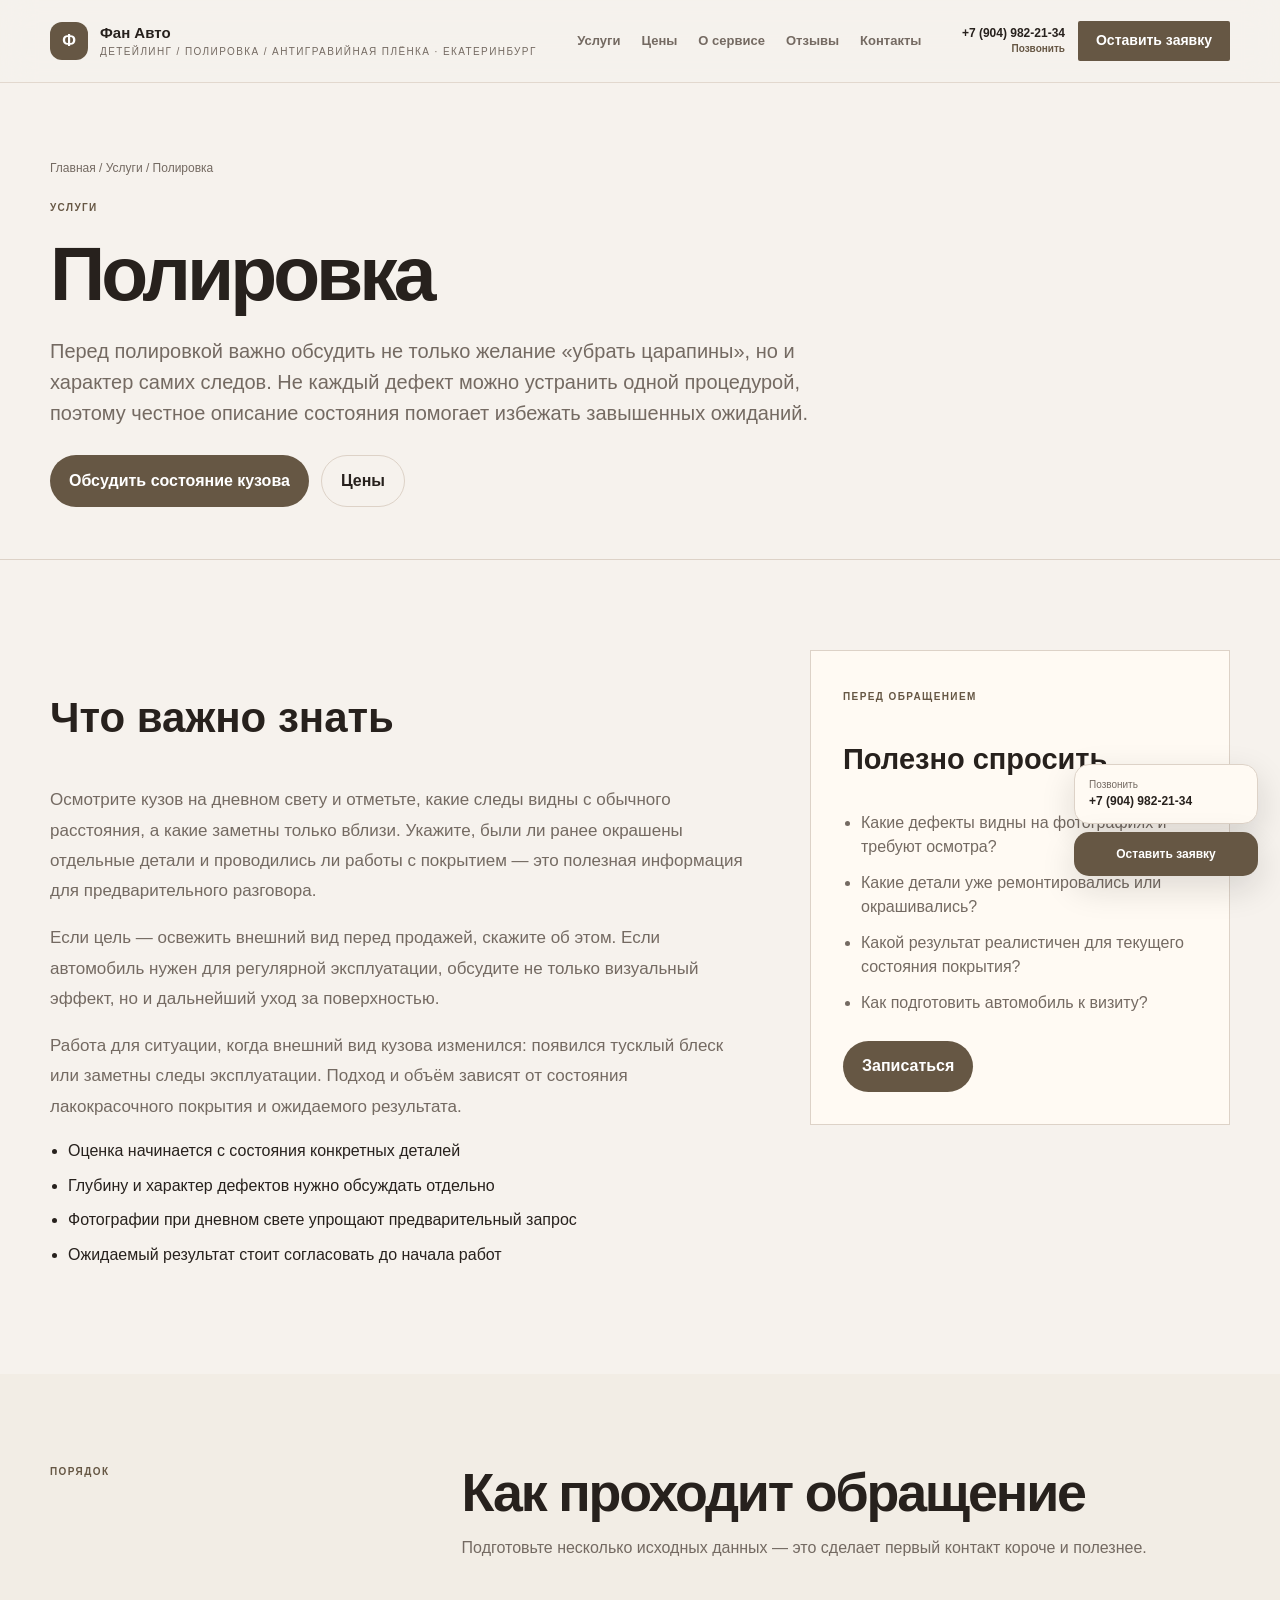
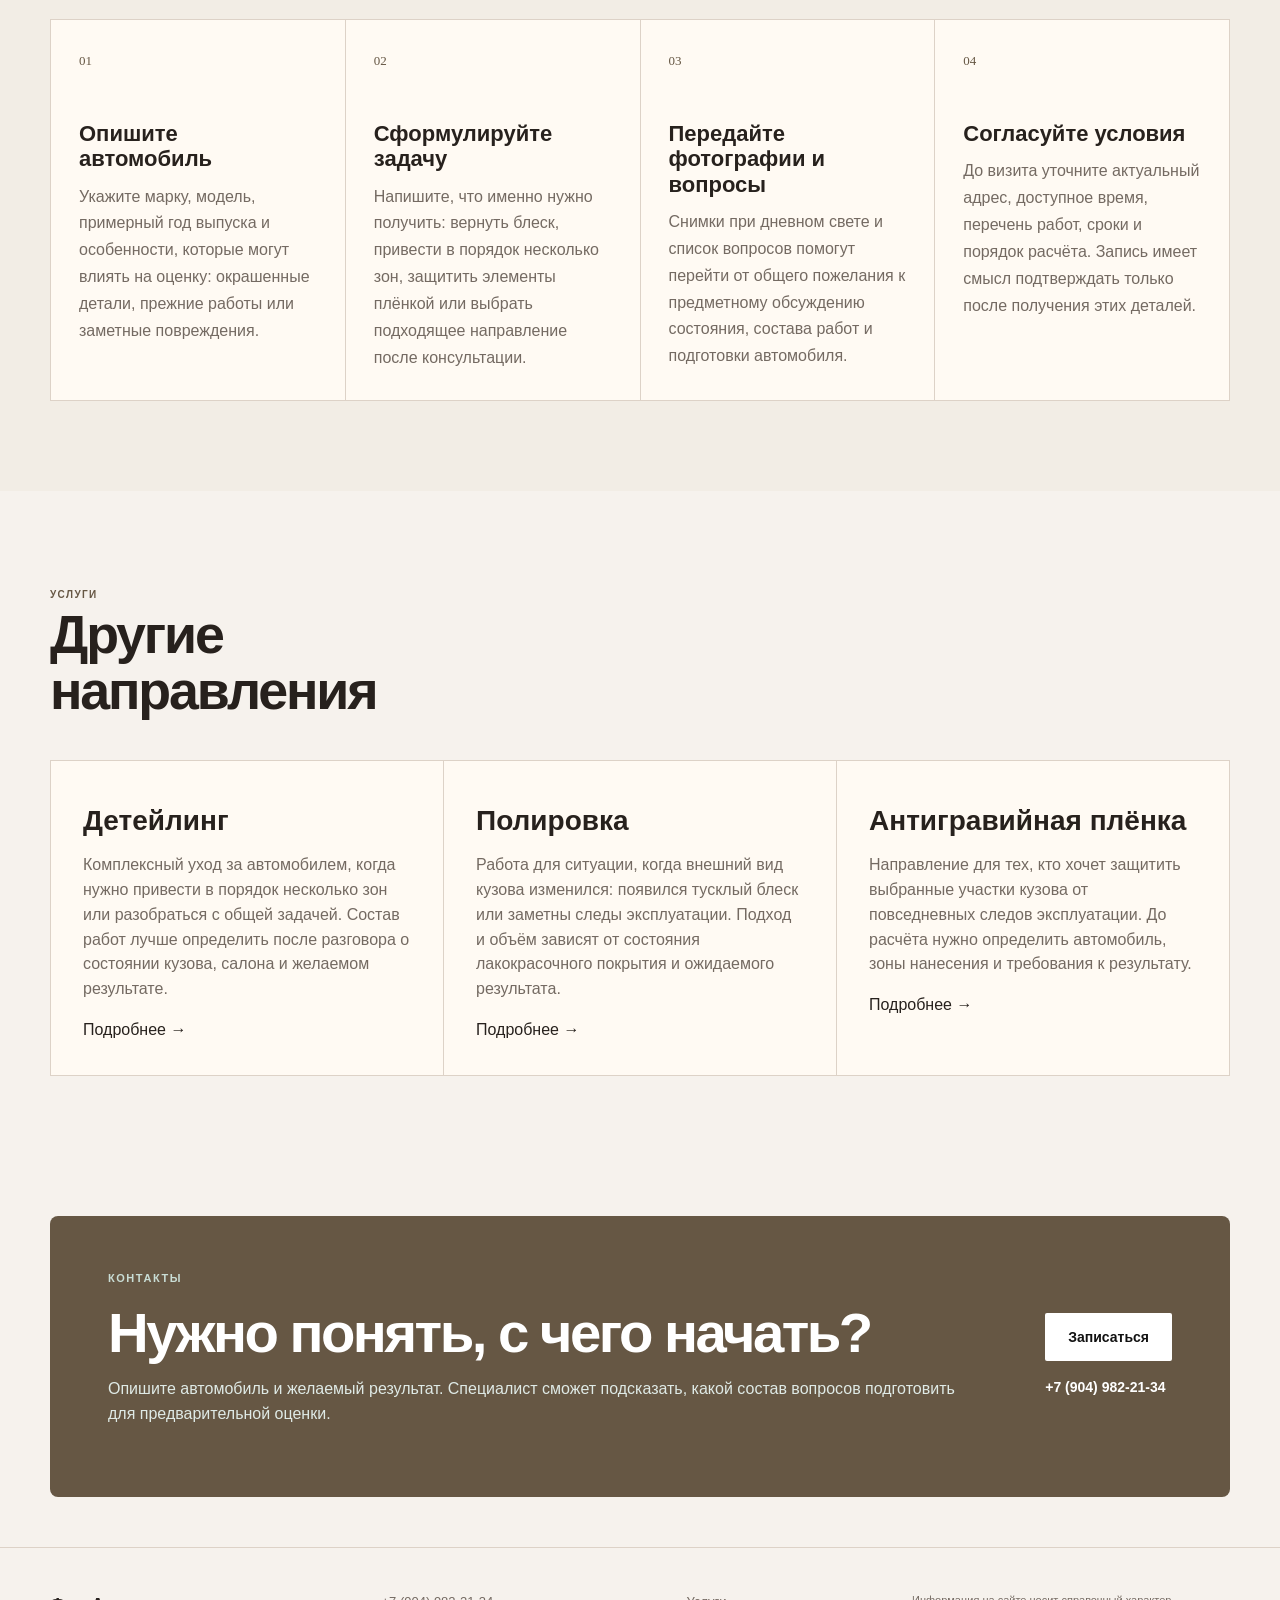
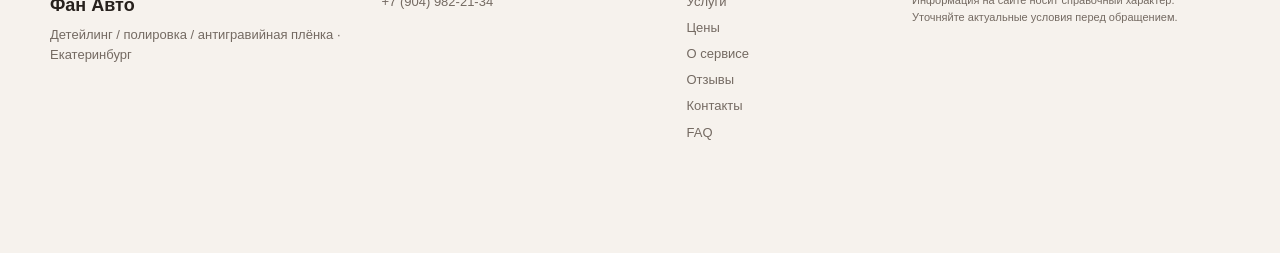
<file: service-polirovka.html>
<!doctype html>
<html lang="ru">
<head>
  <meta charset="utf-8">
  <meta name="viewport" content="width=device-width,initial-scale=1,viewport-fit=cover">
  <title>Полировка — Фан Авто</title>
  <meta name="description" content="Фан Авто — Детейлинг / полировка / антигравийная плёнка · Екатеринбург. Услуги, цены, отзывы и контакты.">
  <meta name="theme-color" content="#f4f2ed">
  <meta name="robots" content="index,follow">
  <link rel="canonical" href="services.html">
  <meta property="og:type" content="website">
  <meta property="og:title" content="Полировка — Фан Авто">
  <meta property="og:description" content="Фан Авто — Детейлинг / полировка / антигравийная плёнка · Екатеринбург. Услуги, цены, отзывы и контакты.">
  <meta name="twitter:card" content="summary_large_image">
  <link rel="icon" href="favicon.svg" type="image/svg+xml">
  <link rel="manifest" href="site.webmanifest">
  <script>document.documentElement.classList.add('js')</script>
  <style>:root{
  --bg:#f4f2ed;--paper:#fff;--ink:#191918;--muted:#6f6d68;--line:#dcd8cf;--accent:#214f45;--accent-2:#dbe7e1;--dark:#18211f;--radius:22px;--max:1180px;--shadow:0 24px 70px rgba(22,27,25,.08);--serif:Georgia,'Times New Roman',serif;--sans:Inter,-apple-system,BlinkMacSystemFont,'Segoe UI',Arial,sans-serif
}
*{box-sizing:border-box}html{scroll-behavior:smooth;scroll-padding-top:104px}body{margin:0;background:var(--bg);color:var(--ink);font-family:var(--sans);font-size:16px;line-height:1.55;-webkit-font-smoothing:antialiased}img{max-width:100%;display:block}a{color:inherit}button,input,textarea{font:inherit}.wrap{width:min(calc(100% - 48px),var(--max));margin:auto}.site-header{position:sticky;top:0;z-index:90;background:color-mix(in srgb,var(--bg) 90%,transparent);backdrop-filter:blur(16px);border-bottom:1px solid color-mix(in srgb,var(--line) 82%,transparent)}.header-inner{min-height:82px;display:flex;align-items:center;justify-content:space-between;gap:24px}.brand{display:flex;align-items:center;gap:12px;text-decoration:none;min-width:210px}.brand-mark{width:38px;height:38px;border-radius:12px;display:grid;place-items:center;background:var(--accent);color:#fff;font-weight:800}.brand-copy{display:grid;line-height:1.12}.brand-copy b{font-size:15px}.brand-copy small{font-size:10px;text-transform:uppercase;letter-spacing:.14em;color:var(--muted);margin-top:4px}.nav{display:flex;align-items:center;gap:21px}.nav a{text-decoration:none;font-size:13px;font-weight:700;color:var(--muted);position:relative}.nav a:hover,.nav a[aria-current=page]{color:var(--ink)}.nav a[aria-current=page]:after{content:"";position:absolute;left:0;right:0;bottom:-11px;height:2px;background:var(--accent)}.header-actions{display:flex;align-items:center;gap:13px}.header-phone{text-decoration:none;font-size:13px;font-weight:700}.button{display:inline-flex;align-items:center;justify-content:center;min-height:48px;padding:0 22px;border:1px solid transparent;border-radius:999px;text-decoration:none;font-weight:750;font-size:14px;transition:transform .18s ease,background .18s ease,border-color .18s ease}.button:hover{transform:translateY(-1px)}.button.primary{background:var(--accent);color:#fff}.button.secondary{background:var(--ink);color:#fff}.button.ghost{border-color:var(--line);background:transparent}.button.light{background:#fff;color:#111}.button.compact{min-height:40px;padding:0 17px}.text-button{text-decoration:none;font-weight:800;font-size:14px;display:inline-flex;align-items:center;gap:7px}.text-button:hover{text-decoration:underline;text-underline-offset:4px}.light-text{color:#fff}.burger{display:none;width:42px;height:42px;border:1px solid var(--line);background:transparent;border-radius:50%;padding:12px;cursor:pointer}.burger span{display:block;height:1.5px;background:var(--ink);margin:5px 0}.overline{display:block;text-transform:uppercase;letter-spacing:.14em;font-size:11px;font-weight:850;color:var(--accent);margin-bottom:17px}.reveal{opacity:0;transform:translateY(16px);transition:opacity .55s ease,transform .65s cubic-bezier(.2,.7,.2,1)}.reveal.is-visible{opacity:1;transform:none}

/* Home */
.hero-v4{padding:42px 0 18px}.hero-shell{min-height:610px;display:grid;grid-template-columns:1.02fr .98fr;background:var(--paper);border:1px solid var(--line);border-radius:calc(var(--radius) + 8px);overflow:hidden;box-shadow:var(--shadow)}.hero-main{padding:76px 66px;display:flex;flex-direction:column;justify-content:center}.hero-main h1{font-size:clamp(50px,5.7vw,82px);line-height:.96;letter-spacing:-.055em;margin:0 0 28px;max-width:780px}.hero-lede{font-size:20px;line-height:1.5;color:var(--muted);max-width:650px;margin:0 0 30px}.hero-actions{display:flex;gap:12px;flex-wrap:wrap}.hero-note{font-size:12px;color:var(--muted);margin-top:24px;max-width:520px}.hero-visual{margin:0;position:relative;min-height:610px;background:var(--accent-2);overflow:hidden}.hero-visual img{width:100%;height:100%;object-fit:cover}.hero-visual figcaption{position:absolute;right:15px;bottom:15px;padding:7px 10px;background:rgba(255,255,255,.9);border-radius:999px;font-size:10px;font-weight:800}.hero-monogram{height:100%;display:grid;place-items:center;background:linear-gradient(145deg,var(--accent-2),#fff)}.hero-monogram span{font-family:var(--serif);font-size:190px;color:var(--accent);opacity:.45}.fact-strip{display:grid;grid-template-columns:repeat(4,1fr);margin-top:14px;border:1px solid var(--line);background:var(--paper);border-radius:var(--radius);overflow:hidden}.fact-strip>div{padding:18px 20px;border-right:1px solid var(--line);display:grid;gap:4px}.fact-strip>div:last-child{border-right:0}.fact-strip strong{font-size:13px}.fact-strip span{font-size:11px;color:var(--muted)}.urgent-band{padding:22px 0}.urgent-band-inner{border-top:1px solid var(--line);border-bottom:1px solid var(--line);display:flex;align-items:center;justify-content:space-between;gap:26px;padding:24px 0}.urgent-band-inner>div{display:grid;grid-template-columns:auto auto;column-gap:10px;align-items:center}.urgent-band-inner p{grid-column:2;margin:3px 0 0;color:var(--muted);font-size:14px}.signal{width:9px;height:9px;border-radius:50%;background:#c85d4d;box-shadow:0 0 0 6px rgba(200,93,77,.12)}.section-v4{padding:104px 0}.section-v4.tone{background:color-mix(in srgb,var(--accent-2) 42%,var(--bg))}.section-intro{display:grid;grid-template-columns:1.08fr .92fr;gap:80px;align-items:end;margin-bottom:46px}.section-intro h2,.closing-card h2,.faq-title h2,.contact-copy h2{font-size:clamp(40px,4.4vw,64px);line-height:1.02;letter-spacing:-.045em;margin:0}.section-intro p{margin:0;color:var(--muted);font-size:17px;max-width:540px}.service-index{border-top:1px solid var(--line)}.service-line{display:grid;grid-template-columns:64px 1fr 30px;gap:20px;align-items:center;padding:23px 8px;border-bottom:1px solid var(--line);text-decoration:none;transition:padding .18s ease,background .18s ease}.service-line:hover{padding-left:18px;background:color-mix(in srgb,var(--paper) 75%,transparent)}.service-line b{display:block;font-size:21px}.service-line small{display:block;color:var(--muted);font-size:13px;margin-top:4px}.service-no{font-family:var(--serif);font-size:14px;color:var(--muted)}.arrow{font-size:23px}.section-bottom{margin-top:28px;display:flex;justify-content:space-between;gap:18px;align-items:center}.fineprint{font-size:12px;color:var(--muted)}.price-board{background:var(--paper);border:1px solid var(--line);border-radius:var(--radius);overflow:hidden}.price-line{display:grid;grid-template-columns:1fr auto;gap:30px;align-items:center;padding:22px 26px;border-bottom:1px solid var(--line)}.price-line:last-child{border-bottom:0}.price-line span{font-size:16px}.price-line strong{font-size:20px}.price-message{display:grid;grid-template-columns:1fr 1fr;gap:40px;padding:44px;background:var(--paper);border-radius:var(--radius);border:1px solid var(--line)}.price-message h3{font-size:34px;margin:0}.price-message p{color:var(--muted);margin:0 0 20px}.doctor-feature{display:grid;grid-template-columns:.82fr 1.18fr;min-height:470px;background:var(--dark);color:#fff;border-radius:calc(var(--radius) + 8px);overflow:hidden}.doctor-photo{min-height:470px;background:color-mix(in srgb,var(--accent) 55%,#111);display:grid;place-items:center}.doctor-photo img{width:100%;height:100%;object-fit:cover}.doctor-photo>span{font-family:var(--serif);font-size:140px;opacity:.65}.doctor-copy{padding:58px;display:flex;flex-direction:column;justify-content:center}.doctor-copy .overline{color:#a8c8bc}.doctor-copy h3{font-size:clamp(38px,4vw,60px);line-height:1.04;letter-spacing:-.04em;margin:0 0 20px}.doctor-copy p{color:#cfd5d2;max-width:580px}.doctor-actions{display:flex;gap:20px;align-items:center;margin-top:20px}.doctor-actions .text-button{color:#fff}.doctor-feature.no-photo{grid-template-columns:1fr}.gallery-mosaic{display:grid;grid-template-columns:1.2fr .8fr .8fr;grid-template-rows:260px 260px;gap:12px}.gallery-item{margin:0;position:relative;overflow:hidden;border-radius:var(--radius);background:#ddd}.gallery-item.item-1{grid-row:1/3}.gallery-item.item-4,.gallery-item.item-5{display:none}.gallery-item img{width:100%;height:100%;object-fit:cover;transition:transform .45s ease}.gallery-item:hover img{transform:scale(1.02)}.gallery-item figcaption{position:absolute;bottom:12px;left:12px;background:rgba(255,255,255,.9);padding:7px 10px;border-radius:999px;font-size:10px;font-weight:800}.gallery-empty{padding:80px 40px;text-align:center;border:1px dashed var(--line);border-radius:var(--radius)}.gallery-empty b{font-size:38px}.gallery-empty p{color:var(--muted)}.review-layout{display:grid;grid-template-columns:.38fr .62fr;gap:70px;align-items:center}.review-score{display:flex;align-items:flex-end;gap:14px}.review-score strong{font-family:var(--serif);font-size:110px;line-height:.8;color:var(--accent)}.review-score span{font-size:13px;color:var(--muted)}.review-copy h2{font-size:clamp(40px,4vw,62px);line-height:1.02;letter-spacing:-.04em;margin:0 0 22px}.review-copy blockquote{font-size:23px;line-height:1.48;margin:0 0 28px;padding:0;border:0}.review-copy p{color:var(--muted)}.review-links{display:flex;gap:24px;flex-wrap:wrap}.faq-layout{display:grid;grid-template-columns:.38fr .62fr;gap:70px}.faq-title p{color:var(--muted)}.faq-list{border-top:1px solid var(--line)}.faq-list details{border-bottom:1px solid var(--line)}.faq-list summary{list-style:none;cursor:pointer;padding:23px 0;font-size:17px;font-weight:750;display:flex;justify-content:space-between;gap:20px}.faq-list summary::-webkit-details-marker{display:none}.faq-list summary span{font-size:22px;font-weight:400;transition:transform .2s}.faq-list details[open] summary span{transform:rotate(45deg)}.faq-list details p{color:var(--muted);margin:0;padding:0 42px 23px 0}.contact-v4{padding:40px 0 90px}.contact-shell{background:var(--dark);color:#fff;border-radius:calc(var(--radius) + 12px);padding:66px;display:grid;grid-template-columns:1fr 1fr;gap:80px}.contact-copy .overline{color:#a8c8bc}.contact-copy p{color:#cfd5d2;font-size:17px}.contact-actions{display:flex;gap:18px;align-items:center;margin-top:28px}.contact-data{border-top:1px solid rgba(255,255,255,.2)}.contact-data>div{padding:18px 0;border-bottom:1px solid rgba(255,255,255,.2);display:grid;grid-template-columns:90px 1fr;gap:20px}.contact-data span{color:#aab3af;font-size:12px}.contact-data b,.contact-data a{font-size:15px;text-decoration:none}.contact-data a:hover{text-decoration:underline}.closing-cta{padding:50px 0}.closing-card{background:var(--accent);color:#fff;padding:54px 58px;border-radius:calc(var(--radius) + 6px);display:grid;grid-template-columns:1fr auto;gap:60px;align-items:center}.closing-card .overline{color:#c9ddd5}.closing-card p{color:#dfeae6}.closing-actions{display:grid;gap:16px;justify-items:start}.site-footer{border-top:1px solid var(--line);padding:44px 0 110px}.footer-grid{display:grid;grid-template-columns:1.1fr 1fr .7fr 1.2fr;gap:40px;font-size:13px;color:var(--muted)}.footer-brand{font-size:18px;font-weight:850;color:var(--ink);text-decoration:none}.footer-grid p{margin:5px 0}.footer-grid a{text-decoration:none}.footer-links{display:grid;gap:6px}.legal{font-size:11px}.mobile-actions{display:none}

/* Inner pages */
.page-hero{padding:76px 0 52px;border-bottom:1px solid var(--line)}.page-hero h1{font-size:clamp(48px,6vw,82px);line-height:.98;letter-spacing:-.052em;margin:18px 0 24px;max-width:950px}.page-hero .lead{font-size:20px;color:var(--muted);max-width:760px}.breadcrumb{font-size:12px;color:var(--muted);margin-bottom:16px}.breadcrumb a{text-decoration:none}.eyebrow{display:inline-block;text-transform:uppercase;letter-spacing:.14em;font-size:10px;font-weight:850;color:var(--accent)}.section{padding:90px 0}.section.soft{background:color-mix(in srgb,var(--accent-2) 38%,var(--bg))}.section-head{display:grid;grid-template-columns:.32fr .68fr;gap:50px;margin-bottom:42px}.section-head h2{font-size:clamp(38px,4.2vw,60px);line-height:1.05;letter-spacing:-.04em;margin:0}.section-head p{color:var(--muted)}.kicker{font-size:10px;text-transform:uppercase;letter-spacing:.14em;font-weight:850;color:var(--accent)}.grid{display:grid;gap:1px;background:var(--line);border:1px solid var(--line)}.grid-3{grid-template-columns:repeat(3,1fr)}.service-grid{grid-template-columns:repeat(2,1fr)}.card{background:var(--paper);padding:32px}.card h2,.card h3{margin:13px 0 12px;font-size:28px;line-height:1.1}.card p{color:var(--muted)}.card a,.card-link{text-decoration:none;font-weight:800}.linked-card{text-decoration:none}.num{font-family:var(--serif);font-size:12px;color:var(--muted)}.price-list{border-top:1px solid var(--line)}.price-row{display:grid;grid-template-columns:1fr .65fr auto;gap:20px;padding:20px 0;border-bottom:1px solid var(--line);align-items:center}.price-row span{color:var(--muted);font-size:12px}.price-row strong{font-size:20px}.fineprint{margin-top:16px}.price-empty{display:grid;grid-template-columns:1fr 1fr;gap:50px;padding:40px;border:1px solid var(--line);background:var(--paper);border-radius:var(--radius)}.price-empty h3{font-size:36px;margin:14px 0}.price-empty p{color:var(--muted)}.inline-strong{font-weight:850;text-decoration:none}.urgent-grid{display:grid;grid-template-columns:repeat(2,1fr);border-top:1px solid var(--line);border-left:1px solid var(--line)}.urgent{min-height:230px;padding:28px;border-right:1px solid var(--line);border-bottom:1px solid var(--line);display:grid;grid-template-columns:42px 1fr;gap:15px}.urgent h3{font-size:26px;margin:0 0 10px}.urgent p{color:var(--muted)}.urgent .link{text-decoration:none;font-weight:800;font-size:13px}.doctor{display:grid;grid-template-columns:1fr 1fr;background:var(--dark);color:#fff;border-radius:var(--radius);overflow:hidden}.doctor-card{padding:52px}.doctor-card h3{font-size:44px;line-height:1.05}.doctor-card p{color:#cfd5d2}.doctor-card .call{display:inline-flex;margin-top:15px;background:#fff;color:#111;text-decoration:none;padding:12px 18px;border-radius:999px;font-weight:800}.doctor-proof{min-height:360px;display:grid;place-items:center;background:#26332f}.doctor-proof img{width:100%;height:100%;object-fit:cover}.doctor-letter{font-family:var(--serif);font-size:120px}.text-proof{padding:50px;place-items:start;align-content:center}.text-proof strong{font-size:40px}.split{display:grid;grid-template-columns:1fr 1fr;gap:1px;background:var(--line);border:1px solid var(--line)}.split>div{background:var(--paper);padding:34px}.plain{list-style:none;margin:18px 0 0;padding:0}.plain li{display:flex;justify-content:space-between;gap:15px;border-top:1px solid var(--line);padding:14px 0}.plain a{text-decoration:none;font-weight:700}.plain span{color:var(--muted);font-size:12px}.gallery-strip{display:grid;grid-template-columns:1.25fr .75fr .75fr;gap:10px;min-height:410px}.shot{margin:0;position:relative;overflow:hidden;background:#ddd;min-height:220px}.shot-main{grid-row:span 2}.shot img{width:100%;height:100%;object-fit:cover}.shot figcaption{position:absolute;left:10px;bottom:10px;background:#fff;padding:6px 9px;font-size:10px}.gallery-placeholder{padding:80px;border:1px dashed var(--line);grid-column:1/-1}.section-link-row{display:flex;justify-content:space-between;gap:20px;margin-top:20px}.section-link-row a{text-decoration:none;font-weight:800}.reviews{display:grid;grid-template-columns:.65fr 1.35fr;gap:1px;background:var(--line);border:1px solid var(--line)}.review-main,.review-side{background:var(--paper);padding:40px}.rating{font-family:var(--serif);font-size:80px;color:var(--accent)}.review-main blockquote{font-size:20px;margin:24px 0}.review-main a,.review-side a{font-weight:800;text-decoration:none}.review-side p{padding:15px 0;border-bottom:1px solid var(--line)}.faq{max-width:850px;margin-left:auto}.faq details{border-top:1px solid var(--line)}.faq details:last-child{border-bottom:1px solid var(--line)}.faq summary{cursor:pointer;padding:18px 0;font-weight:800}.faq p{color:var(--muted);padding-bottom:17px}.contact{padding:76px 0}.contact-grid{display:grid;grid-template-columns:.85fr 1.15fr;gap:60px}.contact-box{padding:17px 0;border-top:1px solid var(--line);display:grid;grid-template-columns:110px 1fr;gap:15px}.contact-box span{font-size:11px;color:var(--muted)}.contact-box a,.contact-box strong{font-size:18px;text-decoration:none}.map-card{border:1px solid var(--line);background:var(--paper)}.map-abstract{min-height:330px;background:linear-gradient(135deg,var(--accent-2),#fff);display:grid;place-content:center;text-align:center;padding:30px}.map-abstract span{font-size:13px;text-transform:uppercase;letter-spacing:.12em}.map-abstract b{font-size:28px;margin-top:8px}.map-caption{padding:17px;display:flex;justify-content:space-between;gap:15px}.map-caption span{display:block;color:var(--muted);font-size:11px}.map-actions{display:flex;gap:12px}.map-actions a{text-decoration:none;font-weight:800;font-size:12px}.request-panel{display:grid;grid-template-columns:.8fr 1.2fr;gap:55px}.wa-form{display:grid;gap:14px}.wa-form label{display:grid;gap:6px;font-size:12px;font-weight:800}.wa-form input,.wa-form textarea{padding:14px 15px;border:1px solid var(--line);background:var(--paper);border-radius:12px}.wa-form .btn,.btn{display:inline-flex;justify-content:center;align-items:center;text-decoration:none;border:0;background:var(--accent);color:#fff;padding:13px 19px;border-radius:999px;font-weight:800;cursor:pointer}.btn.alt{background:transparent;color:var(--ink);border:1px solid var(--line)}.actions{display:flex;gap:12px;flex-wrap:wrap}.doctor-detail-grid{display:grid;grid-template-columns:1fr .5fr;gap:60px;align-items:end}.doctor-detail-photo{min-height:330px;background:var(--accent-2);display:grid;place-items:center;overflow:hidden;border-radius:var(--radius)}.doctor-detail-photo img{width:100%;height:100%;object-fit:cover}.doctor-detail-photo span{font-family:var(--serif);font-size:110px}.detail-layout{display:grid;grid-template-columns:1.25fr .75fr;gap:60px}.detail-copy h2{font-size:42px}.detail-copy p{color:var(--muted)}.detail-aside{padding:32px;border:1px solid var(--line);background:var(--paper);align-self:start}.detail-aside h3{font-size:29px}.check-list{padding-left:18px}.check-list li{margin:10px 0}.full-gallery{display:grid;grid-template-columns:repeat(3,1fr);gap:10px}.full-gallery figure{margin:0;min-height:270px;position:relative;overflow:hidden}.full-gallery figure:first-child{grid-column:span 2;grid-row:span 2}.full-gallery img{width:100%;height:100%;object-fit:cover;cursor:zoom-in}.full-gallery figcaption{position:absolute;left:10px;bottom:10px;background:#fff;padding:6px 9px;font-size:10px}.reputation-bar{display:flex;gap:1px;background:var(--line);border:1px solid var(--line)}.reputation-bar>div{background:var(--paper);padding:24px;flex:1}.reputation-bar b{display:block;font-size:29px}.reputation-bar span{color:var(--muted);font-size:11px}.source-note{font-size:11px;color:var(--muted)}

/* Four distinct families */
body[data-family="editorial"]{--bg:#f2efe9;--paper:#fbfaf7;--accent:#254f44;--accent-2:#dfe8e2;--dark:#17221e;--radius:4px}body[data-family="editorial"] .hero-main h1,body[data-family="editorial"] .section-intro h2,body[data-family="editorial"] .page-hero h1{font-family:var(--serif);font-weight:500;letter-spacing:-.045em}body[data-family="editorial"] .hero-shell{box-shadow:none}body[data-family="editorial"] .brand-mark{border-radius:2px}body[data-family="editorial"] .button{border-radius:2px}
body[data-family="gallery"]{--bg:#f7f4f0;--paper:#fffdfa;--accent:#8a493e;--accent-2:#efe0da;--dark:#261d1b;--radius:28px}body[data-family="gallery"] .hero-shell{position:relative;display:block;min-height:690px;background:var(--dark)}body[data-family="gallery"] .hero-visual{position:absolute;inset:0;min-height:690px}body[data-family="gallery"] .hero-visual:after{content:"";position:absolute;inset:0;background:linear-gradient(90deg,rgba(18,13,12,.74) 0%,rgba(18,13,12,.22) 64%,rgba(18,13,12,.06) 100%)}body[data-family="gallery"] .hero-main{position:relative;z-index:2;color:#fff;min-height:690px;width:min(680px,70%);padding:76px}body[data-family="gallery"] .hero-lede,body[data-family="gallery"] .hero-note{color:#e3ddda}body[data-family="gallery"] .hero-main .overline{color:#f2c9be}body[data-family="gallery"] .button.ghost{border-color:rgba(255,255,255,.5);color:#fff}body[data-family="gallery"] .hero-monogram{background:linear-gradient(135deg,#815649,#34201c)}body[data-family="gallery"] .hero-monogram span{color:#fff}
body[data-family="precision"]{--bg:#f2f5f7;--paper:#fff;--ink:#10202b;--muted:#65717a;--line:#ced8df;--accent:#145b7a;--accent-2:#dbeaf1;--dark:#102c3a;--radius:12px}body[data-family="precision"] .hero-shell{box-shadow:none;border-radius:0;border-left:6px solid var(--accent)}body[data-family="precision"] .hero-main{padding:70px}body[data-family="precision"] .hero-main h1{font-weight:720}body[data-family="precision"] .fact-strip{border-radius:0}body[data-family="precision"] .service-line{grid-template-columns:80px 1fr 30px}body[data-family="precision"] .button{border-radius:8px}body[data-family="precision"] .brand-mark{border-radius:8px}
body[data-family="warm"]{--bg:#f5f1e8;--paper:#fffdf8;--ink:#302921;--muted:#786f64;--line:#dfd5c7;--accent:#7d5b35;--accent-2:#eadfcd;--dark:#3d3328;--radius:30px}body[data-family="warm"] .hero-shell{grid-template-columns:.92fr 1.08fr}body[data-family="warm"] .hero-visual{order:-1}body[data-family="warm"] .hero-main h1,body[data-family="warm"] .section-intro h2,body[data-family="warm"] .page-hero h1{font-family:var(--serif);font-weight:500}body[data-family="warm"] .hero-main{padding:64px}body[data-family="warm"] .brand-mark{background:#7d5b35}body[data-family="warm"] .button.primary{background:#7d5b35}

.lightbox{position:fixed;z-index:130;inset:0;background:rgba(10,12,12,.92);display:grid;place-items:center;padding:28px;opacity:0;pointer-events:none;transition:opacity .2s}.lightbox.open{opacity:1;pointer-events:auto}.lightbox img{max-width:94vw;max-height:88vh}.lightbox button{position:absolute;right:22px;top:18px;width:46px;height:46px;border:0;border-radius:50%;background:#fff;color:#111;font-size:25px;cursor:pointer}

@media(max-width:1040px){.header-phone{display:none}.nav{gap:14px}.hero-main{padding:56px 42px}.hero-shell{min-height:540px}.hero-visual{min-height:540px}.fact-strip{grid-template-columns:repeat(2,1fr)}.fact-strip>div:nth-child(2){border-right:0}.fact-strip>div:nth-child(-n+2){border-bottom:1px solid var(--line)}.section-intro,.review-layout,.faq-layout,.contact-shell,.closing-card,.section-head,.request-panel,.detail-layout{grid-template-columns:1fr;gap:28px}.gallery-mosaic{grid-template-columns:1fr 1fr;grid-template-rows:330px 230px}.gallery-item.item-1{grid-column:1/-1;grid-row:auto}.doctor-feature{grid-template-columns:.8fr 1.2fr}.footer-grid{grid-template-columns:1fr 1fr}.grid-3{grid-template-columns:repeat(2,1fr)}body[data-family="gallery"] .hero-main{width:75%;padding:58px}body[data-family="warm"] .hero-shell{grid-template-columns:1fr 1fr}}
@media(max-width:820px){.nav{display:none;position:absolute;top:81px;left:0;right:0;background:var(--paper);padding:18px 24px 24px;flex-direction:column;align-items:stretch;border-bottom:1px solid var(--line)}.nav.open{display:flex}.nav a{font-size:16px;padding:7px 0}.nav a[aria-current=page]:after{display:none}.burger{display:block}.header-actions .button{display:none}.hero-shell,body[data-family="warm"] .hero-shell{grid-template-columns:1fr}.hero-main{padding:48px 36px;order:1}.hero-visual,body[data-family="gallery"] .hero-visual{min-height:380px;position:relative;inset:auto;order:0}body[data-family="gallery"] .hero-shell{min-height:0;background:var(--paper)}body[data-family="gallery"] .hero-visual:after{background:linear-gradient(0deg,rgba(18,13,12,.25),transparent)}body[data-family="gallery"] .hero-main{min-height:auto;width:auto;padding:48px 36px;color:var(--ink)}body[data-family="gallery"] .hero-lede,body[data-family="gallery"] .hero-note{color:var(--muted)}body[data-family="gallery"] .hero-main .overline{color:var(--accent)}body[data-family="gallery"] .button.ghost{border-color:var(--line);color:var(--ink)}.urgent-band-inner{align-items:flex-start;flex-direction:column}.service-line{grid-template-columns:46px 1fr 24px}.doctor-feature{grid-template-columns:1fr}.doctor-photo{min-height:340px}.gallery-mosaic{grid-template-columns:1fr 1fr;grid-template-rows:260px 210px}.gallery-item.item-1{grid-column:1/-1}.contact-shell{padding:46px 36px}.closing-card{padding:44px 36px}.mobile-actions{display:grid;grid-template-columns:repeat(3,1fr);position:fixed;left:0;right:0;bottom:0;z-index:100;background:#fff;border-top:1px solid var(--line);padding-bottom:env(safe-area-inset-bottom)}.mobile-actions a{text-decoration:none;text-align:center;padding:13px 6px;font-size:12px;font-weight:800}.mobile-actions .accent{background:var(--accent);color:#fff}.site-footer{padding-bottom:120px}.doctor-detail-grid{grid-template-columns:1fr}.doctor-detail-photo{min-height:300px}.contact-grid{grid-template-columns:1fr}.gallery-strip{grid-template-columns:1fr 1fr}.shot-main{grid-column:1/-1;grid-row:auto}.urgent-grid{grid-template-columns:1fr}.service-grid{grid-template-columns:1fr}.price-empty{grid-template-columns:1fr}.reviews{grid-template-columns:1fr}.full-gallery{grid-template-columns:1fr 1fr}}
@media(max-width:600px){.wrap{width:min(calc(100% - 28px),var(--max))}.header-inner{min-height:70px}.nav{top:70px}.brand-copy small{display:none}.brand{min-width:0}.brand-mark{width:34px;height:34px}.hero-v4{padding-top:18px}.hero-main{padding:38px 24px}.hero-main h1{font-size:45px}.hero-lede{font-size:17px}.hero-actions{display:grid}.hero-actions .button{width:100%}.hero-visual{min-height:300px!important}.fact-strip{grid-template-columns:1fr}.fact-strip>div{border-right:0!important;border-bottom:1px solid var(--line)!important}.fact-strip>div:last-child{border-bottom:0!important}.section-v4{padding:72px 0}.section-intro{margin-bottom:30px}.section-intro h2,.faq-title h2,.contact-copy h2,.closing-card h2{font-size:39px}.service-line{padding:18px 0}.service-line small{display:none}.price-line{padding:18px}.price-line strong{font-size:17px}.price-message{grid-template-columns:1fr;padding:28px}.doctor-copy{padding:32px 26px}.doctor-copy h3{font-size:39px}.doctor-actions{align-items:flex-start;flex-direction:column}.gallery-mosaic{display:grid;grid-template-columns:1fr;grid-template-rows:auto}.gallery-item{min-height:260px}.gallery-item.item-1{grid-column:auto}.gallery-item.item-3{display:none}.review-score strong{font-size:82px}.review-copy blockquote{font-size:19px}.faq-layout{gap:34px}.contact-shell{padding:38px 25px}.contact-data>div{grid-template-columns:1fr;gap:4px}.contact-actions{align-items:flex-start;flex-direction:column}.footer-grid{grid-template-columns:1fr}.closing-card{padding:36px 25px}.page-hero{padding:54px 0 38px}.page-hero h1{font-size:44px}.page-hero .lead{font-size:17px}.section{padding:65px 0}.section-head h2{font-size:38px}.grid-3{grid-template-columns:1fr}.price-row{grid-template-columns:1fr auto}.price-row span{display:none}.urgent{min-height:190px}.doctor{grid-template-columns:1fr}.doctor-card{padding:30px}.doctor-proof{min-height:280px}.split{grid-template-columns:1fr}.gallery-strip{grid-template-columns:1fr}.shot-main{grid-column:auto}.section-link-row{display:grid}.request-panel{gap:24px}.full-gallery{grid-template-columns:1fr}.full-gallery figure:first-child{grid-column:auto;grid-row:auto}.map-caption{display:block}.map-actions{margin-top:12px}.doctor-detail-photo{min-height:260px}.detail-copy h2{font-size:34px}}
@media(prefers-reduced-motion:reduce){*{scroll-behavior:auto!important;animation:none!important;transition:none!important}.reveal{opacity:1!important;transform:none!important}}
/* Inner-page refinements */
.doctor-grid{grid-template-columns:repeat(2,1fr)}.doctor-grid .doctor-card{padding:0;display:grid;grid-template-columns:180px 1fr;min-height:220px}.doctor-grid .doctor-photo{min-height:220px;background:var(--accent-2);display:grid;place-items:center;text-decoration:none;overflow:hidden}.doctor-grid .doctor-photo img{width:100%;height:100%;object-fit:cover}.doctor-grid .doctor-photo span{font-family:var(--serif);font-size:72px;color:var(--accent)}.doctor-grid .doctor-copy{padding:28px;color:var(--ink);display:block}.doctor-grid .doctor-copy h2{font-size:26px;margin:0 0 8px;line-height:1.1}.doctor-grid .doctor-copy p{color:var(--muted);margin:0 0 20px}.empty-state{padding:70px 36px;border:1px dashed var(--line);background:var(--paper);text-align:center;grid-column:1/-1}.empty-state h2{font-size:34px;max-width:720px;margin:auto}.visual-disclaimer{font-size:11px;color:var(--muted);margin-top:18px}.text-link{font-weight:800;text-decoration:none}.subtle-link{display:block;margin-top:14px;font-size:12px;color:#d3d9d6}.service-detail-hero .actions{margin-top:28px}
@media(max-width:820px){.doctor-grid{grid-template-columns:1fr}.doctor-grid .doctor-card{grid-template-columns:150px 1fr}}
@media(max-width:600px){.doctor-grid .doctor-card{grid-template-columns:1fr}.doctor-grid .doctor-photo{min-height:280px}.doctor-grid .doctor-copy{padding:24px}}
/* Graceful fallback if a remote photo is temporarily unavailable. */
.hero-visual.image-failed,.gallery-item.image-failed,.shot.image-failed,.doctor-photo.image-failed,.doctor-detail-photo.image-failed,.full-gallery figure.image-failed{background:linear-gradient(145deg,var(--accent-2),color-mix(in srgb,var(--paper) 80%,var(--accent-2)));position:relative}.hero-visual.image-failed:after{content:"";position:absolute;inset:16%;border:1px solid color-mix(in srgb,var(--accent) 25%,transparent);border-radius:50%;opacity:.45}.gallery-item.image-failed:after,.shot.image-failed:after,.full-gallery figure.image-failed:after{content:"Фото компании";position:absolute;left:18px;bottom:16px;font-size:11px;font-weight:800;color:var(--muted)}

/* ===== Universal V7: content-rich layouts ===== */
.section-v7{padding:88px 0}.tone-soft{background:color-mix(in srgb,var(--paper) 72%,var(--accent-2))}.section-intro.compact{margin-bottom:34px}.rich-intro{display:grid;grid-template-columns:.78fr 1.22fr;gap:84px;align-items:start}.rich-intro h2{font-size:clamp(38px,4.1vw,60px);line-height:1.02;letter-spacing:-.045em;margin:0 0 22px}.rich-intro-lead{font-size:18px;color:var(--muted);max-width:500px}.prose-stack{max-width:760px}.prose-stack p{font-size:17px;line-height:1.78;margin:0 0 22px;color:color-mix(in srgb,var(--ink) 82%,var(--muted))}.prose-stack p:first-child{font-size:20px;line-height:1.65;color:var(--ink)}
.scenario-grid{display:grid;grid-template-columns:repeat(3,1fr);gap:14px}.scenario-card{background:var(--paper);border:1px solid var(--line);border-radius:var(--radius);padding:30px;min-height:270px;display:flex;flex-direction:column}.scenario-no{font-family:var(--serif);font-size:13px;color:var(--accent);margin-bottom:auto}.scenario-card h3{font-size:25px;line-height:1.12;margin:34px 0 13px}.scenario-card p{color:var(--muted);margin:0 0 18px;line-height:1.68}.scenario-card small{font-size:11px;color:var(--muted);margin-top:auto}.process-section{border-top:1px solid var(--line);border-bottom:1px solid var(--line)}.process-grid{display:grid;grid-template-columns:repeat(4,1fr);border-top:1px solid var(--line);border-left:1px solid var(--line)}.process-step{min-height:250px;padding:28px;border-right:1px solid var(--line);border-bottom:1px solid var(--line);background:var(--paper)}.process-step>span{font-family:var(--serif);font-size:13px;color:var(--accent)}.process-step h3{font-size:22px;margin:48px 0 12px;line-height:1.15}.process-step p{color:var(--muted);margin:0;line-height:1.68}.decision-section{background:var(--dark);color:#fff}.decision-layout{display:grid;grid-template-columns:.72fr 1.28fr;gap:80px;align-items:start}.decision-layout h2{font-size:clamp(38px,4vw,58px);line-height:1.04;letter-spacing:-.04em;margin:0 0 20px}.decision-layout>div>p{color:#cdd2cf;max-width:520px}.decision-layout .overline,.decision-layout .eyebrow{color:#a8c8bc}.decision-list{list-style:none;margin:0;padding:0;border-top:1px solid rgba(255,255,255,.18)}.decision-list li{display:grid;grid-template-columns:52px 1fr;gap:16px;padding:19px 0;border-bottom:1px solid rgba(255,255,255,.18);align-items:start}.decision-list li>span{font-family:var(--serif);color:#a8c8bc;font-size:13px;padding-top:4px}.decision-list li>p{margin:0;font-size:17px;line-height:1.55}.section.soft .decision-layout{color:var(--ink)}.section.soft .decision-layout>div>p{color:var(--muted)}.section.soft .decision-layout .eyebrow{color:var(--accent)}.section.soft .decision-list{border-color:var(--line)}.section.soft .decision-list li{border-color:var(--line)}.section.soft .decision-list li>span{color:var(--accent)}.trust-point-grid{display:grid;grid-template-columns:repeat(2,1fr);gap:12px}.trust-point{display:grid;grid-template-columns:54px 1fr;gap:16px;padding:22px 24px;background:var(--paper);border:1px solid var(--line);border-radius:calc(var(--radius) * .7)}.trust-point span{font-family:var(--serif);color:var(--accent);font-size:13px}.trust-point p{margin:0;line-height:1.62}.mini-points{list-style:none;margin:18px 0 24px;padding:0;display:grid;gap:8px}.mini-points li{font-size:13px;color:var(--muted);padding-left:17px;position:relative}.mini-points li:before{content:"";position:absolute;left:0;top:.65em;width:6px;height:6px;border-radius:50%;background:var(--accent)}.question-list{margin:18px 0 26px;padding-left:18px}.question-list li{margin:0 0 12px;line-height:1.5;color:var(--muted)}.detail-copy>p{font-size:17px;line-height:1.78}.service-card p{line-height:1.65}.page-hero .lead{max-width:800px}.price-empty p{line-height:1.7}.reviews .review-side p{line-height:1.75}.faq-list details p{line-height:1.72}.contact-box strong,.contact-box a{line-height:1.45}

@media(max-width:1040px){.rich-intro,.decision-layout{grid-template-columns:1fr;gap:34px}.scenario-grid{grid-template-columns:1fr 1fr}.process-grid{grid-template-columns:1fr 1fr}.trust-point-grid{grid-template-columns:1fr}}
@media(max-width:700px){.section-v7{padding:68px 0}.scenario-grid,.process-grid{grid-template-columns:1fr}.scenario-card{min-height:220px}.process-step{min-height:210px}.process-step h3{margin-top:32px}.rich-intro h2,.decision-layout h2{font-size:38px}.prose-stack p,.detail-copy>p{font-size:16px}.decision-list li{grid-template-columns:42px 1fr}.trust-point{grid-template-columns:42px 1fr}.service-line small{display:block;font-size:12px;line-height:1.45;margin-top:6px}.service-line{align-items:start}.section-v4{padding:72px 0}}

/* Progressive enhancement: content is visible without JavaScript. Animation is enabled only when JS marks the document. */
.reveal{opacity:1;transform:none}.js .reveal{opacity:0;transform:translateY(16px)}.js .reveal.is-visible{opacity:1;transform:none}
@media(max-width:600px){.page-hero h1,.hero-main h1,.section-intro h2,.rich-intro h2,.decision-layout h2{overflow-wrap:anywhere;hyphens:auto}}

/* ===== Sale Ready V8 conversion polish ===== */
.conversion-band{padding:26px 0;background:var(--dark);color:#fff}.conversion-shell{display:flex;align-items:center;justify-content:space-between;gap:48px;padding:34px 0}.conversion-shell h2{font-size:clamp(30px,3.6vw,48px);line-height:1.05;letter-spacing:-.035em;margin:0 0 10px}.conversion-shell p{margin:0;color:#cfd5d2;max-width:700px}.conversion-shell .overline{color:#a8c8bc;margin-bottom:10px}.conversion-actions{display:flex;align-items:center;gap:22px;flex-shrink:0}.form-note{font-size:11px!important;line-height:1.45!important;color:var(--muted)!important;margin:4px 0 0!important}.page-hero .actions{display:flex;gap:12px;flex-wrap:wrap;margin-top:26px}
@media(max-width:760px){.conversion-shell{align-items:flex-start;flex-direction:column;gap:22px}.conversion-actions{width:100%;flex-direction:column;align-items:flex-start}.conversion-actions .button{width:100%}}

/* ===== Commercial V12: niche-aware interaction and less template-like composition ===== */
.section-v9{padding:96px 0;background:var(--paper)}
.intent-layout{display:grid;grid-template-columns:.72fr 1.28fr;gap:72px;align-items:start}
.intent-copy{position:sticky;top:112px}
.intent-copy h2{font-size:clamp(38px,4.5vw,64px);line-height:1.02;letter-spacing:-.045em;margin:0 0 20px;max-width:650px}
.intent-copy p{font-size:18px;line-height:1.65;color:var(--muted);max-width:520px}
.intent-copy small{display:block;margin-top:26px;font-size:12px;font-weight:800;letter-spacing:.05em;text-transform:uppercase;color:var(--accent)}
.intent-picker{display:grid;grid-template-columns:1fr .78fr;gap:14px;align-items:stretch}
.intent-options{display:grid;border-top:1px solid var(--line)}
.intent-option{appearance:none;background:transparent;border:0;border-bottom:1px solid var(--line);padding:20px 4px;text-align:left;color:var(--ink);cursor:pointer;display:grid;gap:7px;font:inherit;transition:padding .2s ease,color .2s ease}
.intent-option:hover,.intent-option:focus-visible,.intent-option.active{padding-left:16px;color:var(--accent);outline:none}
.intent-option b{font-size:20px;line-height:1.2}
.intent-option span{font-size:13px;line-height:1.55;color:var(--muted)}
.intent-result{border-radius:var(--radius);background:var(--dark);color:#fff;padding:30px;display:flex;flex-direction:column;min-height:100%}
.intent-result .overline{color:#a8c8bc}
.intent-result>p{font-size:18px;line-height:1.62;margin:28px 0 auto}
.intent-actions{display:grid;gap:10px;margin-top:34px}
.intent-result .button.ghost{border-color:rgba(255,255,255,.35);color:#fff;background:transparent}
.intent-toast{margin-top:10px;font-size:12px;color:#a8c8bc}
body[data-family="precision"] .intent-result{border-radius:4px}
body[data-family="editorial"] .intent-options{counter-reset:intent}
body[data-family="gallery"] .intent-layout{grid-template-columns:.9fr 1.1fr}
body[data-family="warm"] .intent-result{background:color-mix(in srgb,var(--dark) 88%,#6f5039)}
@media(max-width:980px){.intent-layout{grid-template-columns:1fr;gap:36px}.intent-copy{position:static}.intent-picker{grid-template-columns:1fr 1fr}}
@media(max-width:700px){.section-v9{padding:70px 0}.intent-picker{grid-template-columns:1fr}.intent-copy h2{font-size:38px}.intent-result{min-height:280px}.intent-option{padding:18px 2px}.intent-option:hover,.intent-option:focus-visible,.intent-option.active{padding-left:10px}}

/* ===== Commercial V12: eight genuinely different art directions ===== */
body[data-family="atelier"]{--bg:#f6f2ed;--paper:#fffaf3;--ink:#27211d;--muted:#746a62;--line:#ddd2c7;--accent:#8b553e;--accent-2:#efe1d6;--dark:#2d211b;--radius:2px}
body[data-family="atelier"] .hero-shell{grid-template-columns:1.15fr .85fr;background:transparent;box-shadow:none;border-top:1px solid var(--line);border-bottom:1px solid var(--line)}
body[data-family="atelier"] .hero-main h1,body[data-family="atelier"] .section-intro h2{font-family:var(--serif);font-weight:500}
body[data-family="atelier"] .button,body[data-family="atelier"] .scenario-card{border-radius:2px}
body[data-family="industrial"]{--bg:#eceeea;--paper:#f7f8f4;--ink:#151a17;--muted:#5e6861;--line:#bfc6c0;--accent:#37583e;--accent-2:#d5ded5;--dark:#172019;--radius:0px}
body[data-family="industrial"] .hero-shell{border-radius:0;box-shadow:none;border:1px solid var(--ink)}
body[data-family="industrial"] .overline{font-family:var(--sans);letter-spacing:.14em}
body[data-family="industrial"] .service-line,body[data-family="industrial"] .fact-strip,body[data-family="industrial"] .scenario-card{border-radius:0}
body[data-family="magazine"]{--bg:#f4f1ec;--paper:#fff;--ink:#1f1d1b;--muted:#6f6a65;--line:#d8d2cc;--accent:#5b2f46;--accent-2:#eadde5;--dark:#251d23;--radius:12px}
body[data-family="magazine"] .hero-main h1,body[data-family="magazine"] .rich-intro h2{font-family:var(--serif);font-weight:500;font-size:clamp(54px,7vw,104px)}
body[data-family="magazine"] .hero-shell{grid-template-columns:.78fr 1.22fr;box-shadow:none}
body[data-family="magazine"] .service-line b{font-family:var(--serif);font-size:28px;font-weight:500}
body[data-family="minimal"]{--bg:#fff;--paper:#fff;--ink:#131313;--muted:#666;--line:#e2e2e2;--accent:#111;--accent-2:#f0f0f0;--dark:#111;--radius:0px}
body[data-family="minimal"] .hero-shell{box-shadow:none;border:0;border-top:1px solid var(--ink);border-bottom:1px solid var(--ink)}
body[data-family="minimal"] .brand-mark{background:#111;border-radius:50%}
body[data-family="minimal"] .button{border-radius:999px}
body[data-family="minimal"] .tone-soft{background:#f7f7f7}

/* Section order varies by design family; this prevents a single repeated AI-template rhythm. */
main{display:flex;flex-direction:column}.hero-section{order:1}.urgent-section{order:2}.intro-section{order:3}.intent-section{order:4}.scenarios-section{order:5}.services-section{order:6}.process-section{order:7}.trust-section{order:8}.prices-section{order:9}.team-section{order:10}.gallery-section{order:11}.conversion-section{order:12}.decision-section{order:13}.reviews-section{order:14}.faq-section{order:15}.lead-capture-section{order:16}.contacts-section{order:17}
body[data-family="gallery"] .gallery-section{order:4}body[data-family="gallery"] .intent-section{order:5}body[data-family="gallery"] .scenarios-section{order:8}body[data-family="gallery"] .trust-section{order:10}
body[data-family="industrial"] .services-section{order:4}body[data-family="industrial"] .intent-section{order:6}body[data-family="industrial"] .prices-section{order:7}body[data-family="industrial"] .process-section{order:9}
body[data-family="magazine"] .reviews-section{order:5}body[data-family="magazine"] .gallery-section{order:6}body[data-family="magazine"] .intent-section{order:8}body[data-family="magazine"] .services-section{order:9}
body[data-family="atelier"] .gallery-section{order:5}body[data-family="atelier"] .services-section{order:7}body[data-family="atelier"] .process-section{order:10}
body[data-family="minimal"] .intent-section{order:3}body[data-family="minimal"] .intro-section{order:5}body[data-family="minimal"] .trust-section{order:11}
@media(max-width:820px){body[data-family="atelier"] .hero-shell,body[data-family="magazine"] .hero-shell{grid-template-columns:1fr}body[data-family="magazine"] .hero-main h1{font-size:52px}}


/* ===== Commercial V12: verified reviews, real maps, robust media ===== */
.verified-review-grid{display:grid;grid-template-columns:repeat(3,1fr);gap:14px;margin-top:34px}
.verified-review-card{background:var(--paper);border:1px solid var(--line);padding:26px;min-height:240px;display:flex;flex-direction:column;justify-content:space-between}
.verified-review-card p{font-size:17px;line-height:1.55;margin:24px 0;color:var(--ink)}
.verified-review-card footer{display:flex;justify-content:space-between;gap:16px;align-items:end;border-top:1px solid var(--line);padding-top:16px;font-size:12px}
.verified-review-card footer span{color:var(--muted)}
.verified-review-card footer a{text-decoration:none;font-weight:800;white-space:nowrap}
.verified-review-meta{display:flex;justify-content:space-between;gap:16px;font-size:12px}
.verified-review-meta span{color:var(--muted)}
.review-attribution{font-size:12px!important;font-weight:700;color:var(--muted)!important;margin-top:-16px!important}
.review-summary{font-size:19px!important;line-height:1.55;color:var(--ink)!important}
.reviews-page-grid{margin-top:28px}
.source-note{margin-top:28px;padding:28px;border:1px solid var(--line);background:var(--paper);font-size:14px;color:var(--muted)}
.source-note b{display:block;color:var(--ink);font-size:17px;margin-bottom:6px}
.map-embed,.home-map-frame{position:relative;overflow:hidden;background:var(--accent-2)}
.map-embed{min-height:360px}
.map-embed iframe,.home-map-frame iframe{display:block;width:100%;height:100%;border:0}
.map-embed iframe{min-height:360px}
.home-map-frame{height:420px;margin-top:14px;border-radius:calc(var(--radius) + 12px);border:1px solid var(--line)}
.home-map-frame iframe{min-height:420px}
.full-gallery figcaption{position:absolute;left:12px;bottom:12px;background:rgba(255,255,255,.92);padding:7px 10px;font-size:10px;font-weight:800}
.full-gallery img,.gallery-item img,.hero-visual img{aspect-ratio:auto}
body[data-family="industrial"] .verified-review-card,body[data-family="minimal"] .verified-review-card,body[data-family="industrial"] .home-map-frame,body[data-family="minimal"] .home-map-frame{border-radius:0}
body[data-family="atelier"] .verified-review-card{border-radius:2px}
@media(max-width:980px){.verified-review-grid{grid-template-columns:1fr 1fr}}
@media(max-width:700px){.verified-review-grid{grid-template-columns:1fr}.verified-review-card{min-height:0}.home-map-frame{height:330px}.home-map-frame iframe{min-height:330px}.map-embed,.map-embed iframe{min-height:300px}}


/* V12 palette + layout variants: design seed now changes more than section order. */
body[data-theme="emerald"]{--accent:#214f45;--accent-2:#dbe7e1;--dark:#18211f}
body[data-theme="navy"]{--accent:#233f61;--accent-2:#dce5ef;--dark:#182231}
body[data-theme="graphite"]{--accent:#3d4548;--accent-2:#e2e5e4;--dark:#1d2223}
body[data-theme="ivory"]{--accent:#665744;--accent-2:#ece5d9;--dark:#2a251f}
body[data-theme="sage"]{--accent:#596b54;--accent-2:#e1e8dc;--dark:#252f23}
body[data-theme="berry"]{--accent:#71445a;--accent-2:#eadde4;--dark:#2c2027}
body[data-variant="2"] .section-intro{grid-template-columns:.82fr 1.18fr}
body[data-variant="2"] .hero-shell{grid-template-columns:.9fr 1.1fr}
body[data-variant="2"] .service-line{grid-template-columns:44px 1fr 30px}
body[data-variant="3"] .section-intro{grid-template-columns:1.25fr .75fr}
body[data-variant="3"] .hero-shell{grid-template-columns:1.18fr .82fr}
body[data-variant="3"] .fact-strip{margin-top:22px}
body[data-variant="3"] .gallery-mosaic{grid-template-columns:.8fr 1.2fr .8fr}
@media(max-width:820px){body[data-variant="2"] .hero-shell,body[data-variant="3"] .hero-shell{grid-template-columns:1fr}body[data-variant="2"] .section-intro,body[data-variant="3"] .section-intro{grid-template-columns:1fr}}

.brand-mark-image{background:var(--paper)!important;border:1px solid var(--line);overflow:hidden;padding:5px}
.brand-mark-image img{width:100%;height:100%;object-fit:contain}

/* ===== Commercial V12: production contact form ===== */
.lead-form{display:grid;gap:14px}.lead-form label{display:grid;gap:7px;font-size:12px;font-weight:800}.lead-form input,.lead-form textarea{width:100%;padding:14px 15px;border:1px solid var(--line);background:var(--paper);border-radius:10px;color:var(--ink);outline:none}.lead-form input:focus,.lead-form textarea:focus{border-color:var(--accent);box-shadow:0 0 0 3px color-mix(in srgb,var(--accent) 13%,transparent)}.lead-form button[disabled]{opacity:.62;cursor:wait}.form-status{min-height:1.4em;margin:0;font-size:12px;font-weight:700}.form-honeypot{position:absolute!important;left:-10000px!important;width:1px!important;height:1px!important;overflow:hidden!important}

/* ===== Commercial V12: art-director-controlled design axes ===== */
body[data-typography="serif"] .hero-main h1,
body[data-typography="serif"] .section-intro h2,
body[data-typography="serif"] .rich-intro h2,
body[data-typography="serif"] .faq-title h2,
body[data-typography="serif"] .contact-copy h2,
body[data-typography="serif"] .page-hero h1{font-family:var(--serif);font-weight:500;letter-spacing:-.035em}
body[data-typography="humanist"] .hero-main h1,
body[data-typography="humanist"] .section-intro h2,
body[data-typography="humanist"] .rich-intro h2{letter-spacing:-.035em;line-height:1.04;font-weight:650}
body[data-typography="modern"] .hero-main h1{letter-spacing:-.055em;font-weight:760}
body[data-surface="crisp"]:not([data-family="industrial"]):not([data-family="minimal"]):not([data-family="atelier"]){--radius:8px;--shadow:0 18px 48px rgba(22,27,25,.06)}
body[data-surface="soft"]:not([data-family="industrial"]):not([data-family="minimal"]):not([data-family="atelier"]){--radius:24px;--shadow:0 26px 74px rgba(22,27,25,.09)}

body[data-hero="offset"] .hero-shell{grid-template-columns:.88fr 1.12fr}
body[data-hero="offset"] .hero-main{padding:72px 54px}
body[data-hero="offset"] .hero-visual{margin:28px 28px 28px 0;min-height:554px;border-radius:var(--radius)}
body[data-hero="offset"] .hero-shell.photo-free .hero-visual{margin:0;border-radius:0;min-height:610px}

body[data-hero="poster"] .hero-shell{grid-template-columns:1.2fr .8fr}
body[data-hero="poster"] .hero-main{padding:78px 70px}
body[data-hero="poster"] .hero-main h1{font-size:clamp(56px,6.3vw,94px);max-width:920px}

body[data-hero="editorial"] .hero-shell{grid-template-columns:1.18fr .82fr;box-shadow:none}
body[data-hero="editorial"] .hero-main{padding:82px 68px}
body[data-hero="editorial"] .hero-main h1{font-family:var(--serif);font-weight:500}
body[data-hero="editorial"] .hero-note{padding-top:18px;border-top:1px solid var(--line)}

body[data-hero="immersive"] .hero-shell:not(.photo-free){position:relative;display:grid;grid-template-columns:1fr;min-height:680px;background:var(--dark)}
body[data-hero="immersive"] .hero-shell:not(.photo-free) .hero-visual{grid-column:1;grid-row:1;min-height:680px}
body[data-hero="immersive"] .hero-shell:not(.photo-free) .hero-visual:after{content:"";position:absolute;inset:0;background:linear-gradient(90deg,rgba(12,14,13,.78) 0%,rgba(12,14,13,.55) 42%,rgba(12,14,13,.12) 72%,rgba(12,14,13,0) 100%)}
body[data-hero="immersive"] .hero-shell:not(.photo-free) .hero-main{grid-column:1;grid-row:1;z-index:2;align-self:stretch;width:min(62%,760px);color:#fff;background:transparent;padding:86px 72px}
body[data-hero="immersive"] .hero-shell:not(.photo-free) .hero-lede,
body[data-hero="immersive"] .hero-shell:not(.photo-free) .hero-note{color:rgba(255,255,255,.78)}
body[data-hero="immersive"] .hero-shell:not(.photo-free) .hero-main .overline{color:#fff}
body[data-hero="immersive"] .hero-shell:not(.photo-free) .button.ghost{border-color:rgba(255,255,255,.55);color:#fff;background:rgba(0,0,0,.08)}
body[data-hero="immersive"] .hero-shell:not(.photo-free) .hero-main h1{font-size:clamp(54px,6.2vw,92px)}

@media(max-width:820px){
  body[data-hero="offset"] .hero-shell,body[data-hero="poster"] .hero-shell,body[data-hero="editorial"] .hero-shell{grid-template-columns:1fr}
  body[data-hero="offset"] .hero-main,body[data-hero="poster"] .hero-main,body[data-hero="editorial"] .hero-main{padding:46px 34px}
  body[data-hero="offset"] .hero-visual{margin:0;border-radius:0;min-height:380px}
  body[data-hero="immersive"] .hero-shell:not(.photo-free){min-height:620px}
  body[data-hero="immersive"] .hero-shell:not(.photo-free) .hero-visual{min-height:620px}
  body[data-hero="immersive"] .hero-shell:not(.photo-free) .hero-visual:after{background:linear-gradient(0deg,rgba(12,14,13,.82) 0%,rgba(12,14,13,.48) 62%,rgba(12,14,13,.08) 100%)}
  body[data-hero="immersive"] .hero-shell:not(.photo-free) .hero-main{width:100%;justify-content:flex-end;padding:42px 32px}
  body[data-hero="immersive"] .hero-shell:not(.photo-free) .hero-main h1{font-size:clamp(42px,13vw,54px)}
}


/* ===== Commercial V13: one-page navigation + conversion contact system ===== */
section[id]{scroll-margin-top:104px}
.nav a.active{color:var(--ink)}.nav a.active:after{content:"";position:absolute;left:0;right:0;bottom:-11px;height:2px;background:var(--accent)}
.header-phone{display:grid;line-height:1.05;text-align:right}.header-phone span{font-size:12px}.header-phone b{font-size:10px;color:var(--accent);margin-top:4px}
.header-messenger{width:38px;height:38px;border:1px solid var(--line);border-radius:50%;display:grid;place-items:center;text-decoration:none;font-size:10px;font-weight:900;background:var(--paper)}
.header-messenger:hover{border-color:var(--accent);color:var(--accent)}
.messenger-button.wa,.messenger-button.tg{min-width:104px}
.contact-actions{display:flex;gap:12px;align-items:center;flex-wrap:wrap;margin-top:28px}.contact-outline{border-color:rgba(255,255,255,.45);color:#fff;background:transparent}
.contact-data a{text-decoration:none;color:inherit}.contact-data a:hover{text-decoration:underline;text-underline-offset:4px}
.lead-capture-section{background:color-mix(in srgb,var(--accent-2) 46%,var(--bg))}
.lead-capture-shell{display:grid;grid-template-columns:.82fr 1.18fr;gap:56px;align-items:start;background:var(--paper);border:1px solid var(--line);border-radius:calc(var(--radius) + 8px);padding:54px;box-shadow:var(--shadow)}
.lead-capture-copy h2{font-size:clamp(38px,4vw,60px);line-height:1.02;letter-spacing:-.04em;margin:0 0 20px}.lead-capture-copy>p{color:var(--muted);font-size:17px}
.lead-channel-list{display:grid;gap:8px;margin-top:30px}.lead-channel-list a{display:flex;justify-content:space-between;gap:20px;padding:14px 0;border-bottom:1px solid var(--line);text-decoration:none}.lead-channel-list a span{color:var(--muted);font-size:13px}.lead-channel-list a:hover span{color:var(--accent)}
.lead-form-home{padding:28px;background:color-mix(in srgb,var(--bg) 70%,#fff);border:1px solid var(--line);border-radius:var(--radius)}
.form-row{display:grid;grid-template-columns:1fr 1fr;gap:14px}.lead-form select{width:100%;padding:14px 15px;border:1px solid var(--line);background:var(--paper);border-radius:10px;color:var(--ink);outline:none}.lead-form select:focus{border-color:var(--accent);box-shadow:0 0 0 3px color-mix(in srgb,var(--accent) 13%,transparent)}
.form-submit-row{display:flex;align-items:center;gap:18px;flex-wrap:wrap}.form-helper{font-size:11px;color:var(--muted);max-width:340px}
.contact-dock{position:fixed;right:22px;bottom:24px;z-index:82;display:grid;gap:8px;width:184px}.contact-dock a{text-decoration:none;box-shadow:0 12px 34px rgba(20,24,22,.14)}
.dock-call,.dock-channel{display:grid;padding:12px 14px;background:var(--paper);border:1px solid var(--line);border-radius:15px}.dock-call span,.dock-channel span{font-size:10px;color:var(--muted)}.dock-call b,.dock-channel b{font-size:12px;white-space:nowrap;overflow:hidden;text-overflow:ellipsis}.dock-channel.wa b{color:#147a48}.dock-channel.tg b{color:#237bb1}
.dock-lead{display:grid;place-items:center;min-height:44px;padding:0 12px;border-radius:15px;background:var(--accent);color:#fff;font-size:12px;font-weight:850}
.mobile-actions{grid-auto-flow:column;grid-auto-columns:minmax(0,1fr)}.mobile-actions .messenger-action{font-weight:800}
@media(max-width:1100px){.header-messenger{display:none}.header-phone span{display:none}.header-phone b{font-size:12px;margin:0}.nav{gap:15px}.nav a{font-size:12px}.contact-dock{width:160px;right:14px}}
@media(max-width:900px){.lead-capture-shell{grid-template-columns:1fr;padding:36px;gap:34px}.contact-dock{display:none}.header-lead{display:none}}
@media(max-width:700px){html{scroll-padding-top:82px}section[id]{scroll-margin-top:82px}.form-row{grid-template-columns:1fr}.lead-capture-shell{padding:24px;border-radius:var(--radius)}.lead-form-home{padding:20px}.hero-actions .button{flex:1 1 calc(50% - 8px);padding-inline:14px}.mobile-actions{display:grid}.site-footer{padding-bottom:92px}}
@media(prefers-reduced-motion:reduce){html{scroll-behavior:auto}}
</style>
<style>.hero-section{order:1}.urgent-section{order:2}.trust-section{order:3}.intro-section{order:4}.scenarios-section{order:5}.services-section{order:6}.intent-section{order:7}.process-section{order:8}.prices-section{order:9}.decision-section{order:10}.gallery-section{order:11}.faq-section{order:12}.contacts-section{order:13}.team-section{order:14}.reviews-section{order:15}.lead-capture-section{order:16}.conversion-section{order:14}</style>  <script type="application/ld+json">{"@context": "https://schema.org", "@graph": [{"@context": "https://schema.org", "@type": "AutoRepair", "name": "Фан Авто", "telephone": "+7 (904) 982-21-34", "url": "https://yandex.ru/services/", "aggregateRating": {"@type": "AggregateRating", "ratingValue": 5.0, "reviewCount": 8, "bestRating": 5}, "hasOfferCatalog": {"@type": "OfferCatalog", "name": "Услуги", "itemListElement": [{"@type": "Offer", "itemOffered": {"@type": "Service", "name": "Детейлинг"}}, {"@type": "Offer", "itemOffered": {"@type": "Service", "name": "Полировка"}}, {"@type": "Offer", "itemOffered": {"@type": "Service", "name": "Антигравийная плёнка"}}]}}, {"@type": "FAQPage", "mainEntity": [{"@type": "Question", "name": "Можно ли обратиться, если я не знаю точное название услуги?", "acceptedAnswer": {"@type": "Answer", "text": "Да. Опишите, что вас не устраивает в автомобиле и какой результат вы хотите получить. По этим данным можно начать разговор о подходящем направлении, а точный состав работ согласовать отдельно."}}, {"@type": "Question", "name": "Как подготовить автомобиль к предварительной оценке?", "acceptedAnswer": {"@type": "Answer", "text": "Подготовьте марку, модель, примерный год выпуска и фотографии проблемных зон при дневном свете. Также укажите, были ли окрашены или ранее обработаны отдельные детали."}}, {"@type": "Question", "name": "Можно ли назвать стоимость по фотографии?", "acceptedAnswer": {"@type": "Answer", "text": "Фотография помогает понять задачу, но не всегда показывает состояние покрытия и объём работ. Предварительный диапазон и итоговые условия нужно уточнять у сервиса после получения необходимых данных."}}, {"@type": "Question", "name": "Чем полировка отличается от детейлинга?", "acceptedAnswer": {"@type": "Answer", "text": "Полировка связана прежде всего с внешним видом и состоянием покрытия кузова. Детейлинг может включать более широкий комплекс работ, поэтому его состав нужно определить под конкретную задачу автомобиля."}}, {"@type": "Question", "name": "Какие зоны можно защитить антигравийной плёнкой?", "acceptedAnswer": {"@type": "Answer", "text": "Зоны выбирают с учётом автомобиля, его эксплуатации и приоритетов владельца. Перечень элементов, материал, подготовку поверхности и стоимость следует согласовать до записи."}}, {"@type": "Question", "name": "Сколько времени занимает работа?", "acceptedAnswer": {"@type": "Answer", "text": "Срок зависит от выбранного направления, количества зон и состояния автомобиля. Точное время нужно запросить вместе с расчётом и подтвердить перед визитом."}}, {"@type": "Question", "name": "Что важно узнать перед приездом?", "acceptedAnswer": {"@type": "Answer", "text": "Проверьте актуальный адрес, время работы, состав услуги, перечень подготовки и порядок оплаты. Если данные о компании изменились, попросите подтвердить их в момент записи."}}, {"@type": "Question", "name": "Можно ли приехать без предварительного описания задачи?", "acceptedAnswer": {"@type": "Answer", "text": "Лучше заранее отправить хотя бы краткое описание и фотографии. Так сервис сможет понять, кто и как будет обрабатывать запрос, а вы заранее уточните возможность и условия визита."}}]}]}</script>
</head>
<body data-family="atelier" data-variant="1" data-theme="ivory" data-hero="editorial" data-typography="modern" data-surface="crisp" data-always-open="0">
  <header class="site-header">
    <div class="wrap header-inner">
      <a class="brand" href="index.html#top" aria-label="Фан Авто — главная">
        <span class="brand-mark">Ф</span>
        <span class="brand-copy"><b>Фан Авто</b><small>Детейлинг / полировка / антигравийная плёнка · Екатеринбург</small></span>
      </a>
      <nav class="nav" id="nav" aria-label="Основная навигация">
<a href="index.html#services" data-section-link="services">Услуги</a><a href="index.html#prices" data-section-link="prices">Цены</a><a href="index.html#about" data-section-link="about">О сервисе</a><a href="index.html#reviews" data-section-link="reviews">Отзывы</a><a href="index.html#contacts" data-section-link="contacts">Контакты</a>      </nav>
      <div class="header-actions">
<a class="header-phone" href="tel:+79049822134" aria-label="Позвонить +7 (904) 982-21-34"><span>+7 (904) 982-21-34</span><b>Позвонить</b></a><a class="button primary compact header-lead" href="index.html#lead-form" >Оставить заявку</a>        <button class="burger" id="burger" type="button" aria-label="Открыть меню" aria-expanded="false" aria-controls="nav"><span></span><span></span></button>
      </div>
    </div>
  </header>

<main>
  <section class="page-hero service-detail-hero"><div class="wrap reveal"><div class="breadcrumb"><a href="index.html">Главная</a> / <a href="services.html">Услуги</a> / Полировка</div><span class="eyebrow">Услуги</span><h1>Полировка</h1><p class="lead">Перед полировкой важно обсудить не только желание «убрать царапины», но и характер самих следов. Не каждый дефект можно устранить одной процедурой, поэтому честное описание состояния помогает избежать завышенных ожиданий.</p><div class="actions"><a class="btn" href="index.html#lead-form" >Обсудить состояние кузова</a><a class="btn alt" href="prices.html">Цены</a></div></div></section>
  <section class="section"><div class="wrap detail-layout"><article class="detail-copy reveal"><h2>Что важно знать</h2><p>Осмотрите кузов на дневном свету и отметьте, какие следы видны с обычного расстояния, а какие заметны только вблизи. Укажите, были ли ранее окрашены отдельные детали и проводились ли работы с покрытием — это полезная информация для предварительного разговора.</p><p>Если цель — освежить внешний вид перед продажей, скажите об этом. Если автомобиль нужен для регулярной эксплуатации, обсудите не только визуальный эффект, но и дальнейший уход за поверхностью.</p><p>Работа для ситуации, когда внешний вид кузова изменился: появился тусклый блеск или заметны следы эксплуатации. Подход и объём зависят от состояния лакокрасочного покрытия и ожидаемого результата.</p><ul class="check-list"><li>Оценка начинается с состояния конкретных деталей</li><li>Глубину и характер дефектов нужно обсуждать отдельно</li><li>Фотографии при дневном свете упрощают предварительный запрос</li><li>Ожидаемый результат стоит согласовать до начала работ</li></ul></article><aside class="detail-aside reveal"><span class="eyebrow">Перед обращением</span><h3>Полезно спросить</h3><ul class="question-list"><li>Какие дефекты видны на фотографиях и требуют осмотра?</li><li>Какие детали уже ремонтировались или окрашивались?</li><li>Какой результат реалистичен для текущего состояния покрытия?</li><li>Как подготовить автомобиль к визиту?</li></ul><a class="btn" href="index.html#lead-form" >Записаться</a></aside></div></section>
  <section class="section soft"><div class="wrap"><div class="section-head reveal"><div class="kicker">Порядок</div><div><h2>Как проходит обращение</h2><p>Подготовьте несколько исходных данных — это сделает первый контакт короче и полезнее.</p></div></div><div class="process-grid"><article class="process-step reveal"><span>01</span><div><h3>Опишите автомобиль</h3><p>Укажите марку, модель, примерный год выпуска и особенности, которые могут влиять на оценку: окрашенные детали, прежние работы или заметные повреждения.</p></div></article><article class="process-step reveal"><span>02</span><div><h3>Сформулируйте задачу</h3><p>Напишите, что именно нужно получить: вернуть блеск, привести в порядок несколько зон, защитить элементы плёнкой или выбрать подходящее направление после консультации.</p></div></article><article class="process-step reveal"><span>03</span><div><h3>Передайте фотографии и вопросы</h3><p>Снимки при дневном свете и список вопросов помогут перейти от общего пожелания к предметному обсуждению состояния, состава работ и подготовки автомобиля.</p></div></article><article class="process-step reveal"><span>04</span><div><h3>Согласуйте условия</h3><p>До визита уточните актуальный адрес, доступное время, перечень работ, сроки и порядок расчёта. Запись имеет смысл подтверждать только после получения этих деталей.</p></div></article></div></div></section>
  <section class="section"><div class="wrap"><div class="section-head reveal"><div><span class="eyebrow">Услуги</span><h2>Другие направления</h2></div></div><div class="grid grid-3"><a class="card linked-card reveal" href="service-deteiling.html"><h3>Детейлинг</h3><p>Комплексный уход за автомобилем, когда нужно привести в порядок несколько зон или разобраться с общей задачей. Состав работ лучше определить после разговора о состоянии кузова, салона и желаемом результате.</p><span>Подробнее →</span></a><a class="card linked-card reveal" href="service-polirovka.html"><h3>Полировка</h3><p>Работа для ситуации, когда внешний вид кузова изменился: появился тусклый блеск или заметны следы эксплуатации. Подход и объём зависят от состояния лакокрасочного покрытия и ожидаемого результата.</p><span>Подробнее →</span></a><a class="card linked-card reveal" href="service-antigraviinaia-plionka.html"><h3>Антигравийная плёнка</h3><p>Направление для тех, кто хочет защитить выбранные участки кузова от повседневных следов эксплуатации. До расчёта нужно определить автомобиль, зоны нанесения и требования к результату.</p><span>Подробнее →</span></a></div></div></section>
</main>

  <section class="closing-cta">
    <div class="wrap closing-card">
      <div><span class="overline">Контакты</span><h2>Нужно понять, с чего начать?</h2><p>Опишите автомобиль и желаемый результат. Специалист сможет подсказать, какой состав вопросов подготовить для предварительной оценки.</p></div>
      <div class="closing-actions"><a class="button light" href="index.html#lead-form" >Записаться</a><a class="text-button light-text" href="tel:+79049822134">+7 (904) 982-21-34</a></div>
    </div>
  </section>

  <footer class="site-footer">
    <div class="wrap footer-grid">
      <div><a class="footer-brand" href="index.html#top">Фан Авто</a><p>Детейлинг / полировка / антигравийная плёнка · Екатеринбург</p></div>
      <div><a href="tel:+79049822134">+7 (904) 982-21-34</a></div>
      <div class="footer-links"><a href="index.html#services">Услуги</a><a href="index.html#prices">Цены</a><a href="index.html#about">О сервисе</a><a href="index.html#reviews">Отзывы</a><a href="index.html#contacts">Контакты</a><a href="index.html#faq">FAQ</a></div>
      <div class="legal">Информация на сайте носит справочный характер. Уточняйте актуальные условия перед обращением.</div>
    </div>
  </footer>

  <aside class="contact-dock" aria-label="Быстрая связь">
<a class="dock-call" href="tel:+79049822134"><span>Позвонить</span><b>+7 (904) 982-21-34</b></a><a class="dock-lead" href="index.html#lead-form">Оставить заявку</a>  </aside>
  <div class="mobile-actions" aria-label="Быстрые действия">
<a href="tel:+79049822134">Позвонить</a><a class="accent" href="index.html#lead-form">Заявка</a>  </div>
  <script>(() => {
  'use strict';

  const burger = document.getElementById('burger');
  const nav = document.getElementById('nav');
  if (burger && nav) {
    const closeMenu = () => {
      nav.classList.remove('open');
      burger.setAttribute('aria-expanded', 'false');
    };
    burger.addEventListener('click', () => {
      const open = nav.classList.toggle('open');
      burger.setAttribute('aria-expanded', String(open));
    });
    nav.querySelectorAll('a').forEach((link) => link.addEventListener('click', closeMenu));
    document.addEventListener('keydown', (event) => {
      if (event.key === 'Escape') closeMenu();
    });
  }

  // V13 one-page navigation: top-level menu scrolls to sections instead of opening
  // duplicate pages. Detail pages link back to index.html#section.
  const hashLinks = [...document.querySelectorAll('a[href^="#"]')];
  hashLinks.forEach((link) => {
    link.addEventListener('click', (event) => {
      const id = (link.getAttribute('href') || '').slice(1);
      if (!id) return;
      const target = document.getElementById(id);
      if (!target) return;
      event.preventDefault();
      const reduce = window.matchMedia && window.matchMedia('(prefers-reduced-motion: reduce)').matches;
      target.scrollIntoView({behavior: reduce ? 'auto' : 'smooth', block: 'start'});
      if (history.replaceState) history.replaceState(null, '', `#${id}`);
    });
  });

  const sectionLinks = [...document.querySelectorAll('[data-section-link]')];
  if (sectionLinks.length && 'IntersectionObserver' in window) {
    const sectionObserver = new IntersectionObserver((entries) => {
      const visible = entries.filter((entry) => entry.isIntersecting).sort((a, b) => b.intersectionRatio - a.intersectionRatio)[0];
      if (!visible) return;
      sectionLinks.forEach((link) => link.classList.toggle('active', link.dataset.sectionLink === visible.target.id));
    }, {rootMargin: '-22% 0px -62% 0px', threshold: [0, .1, .35]});
    sectionLinks.forEach((link) => {
      const id = link.dataset.sectionLink;
      const section = id ? document.getElementById(id) : null;
      if (section) sectionObserver.observe(section);
    });
  }

  const revealItems = [...document.querySelectorAll('.reveal')];
  const reducedMotion = window.matchMedia && window.matchMedia('(prefers-reduced-motion: reduce)').matches;
  if (reducedMotion || !('IntersectionObserver' in window)) {
    revealItems.forEach((element) => element.classList.add('is-visible'));
  } else {
    const observer = new IntersectionObserver((entries) => {
      entries.forEach((entry) => {
        if (entry.isIntersecting) {
          entry.target.classList.add('is-visible');
          observer.unobserve(entry.target);
        }
      });
    }, { threshold: 0.06, rootMargin: '0px 0px -24px 0px' });
    revealItems.forEach((element, index) => {
      element.style.transitionDelay = `${Math.min((index % 4) * 35, 105)}ms`;
      observer.observe(element);
    });
    // Safety fallback: content must never remain invisible if an observer behaves
    // differently in a local file, embedded preview, or restrictive browser mode.
    window.setTimeout(() => revealItems.forEach((element) => element.classList.add('is-visible')), 1800);
  }

  // Never show a broken-image icon if a remote company photo disappears or blocks hotlinking.
  document.querySelectorAll('img').forEach((image) => {
    const markFailed = () => {
      const parent = image.parentElement;
      if (parent) parent.classList.add('image-failed');
      image.remove();
    };
    image.addEventListener('error', markFailed, { once: true });
    if (image.complete && image.naturalWidth === 0) markFailed();
  });

  const galleryImages = [...document.querySelectorAll('.gallery-mosaic img, .gallery-strip img, .full-gallery img')];
  if (galleryImages.length) {
    const lightbox = document.createElement('div');
    lightbox.className = 'lightbox';
    lightbox.setAttribute('role', 'dialog');
    lightbox.setAttribute('aria-modal', 'true');
    lightbox.setAttribute('aria-label', 'Просмотр изображения');
    lightbox.innerHTML = '<button type="button" aria-label="Закрыть">×</button><img alt="">';
    document.body.appendChild(lightbox);
    const target = lightbox.querySelector('img');
    const closeButton = lightbox.querySelector('button');
    const close = () => lightbox.classList.remove('open');
    galleryImages.forEach((image) => {
      image.style.cursor = 'zoom-in';
      image.addEventListener('click', () => {
        target.src = image.src;
        target.alt = image.alt || '';
        lightbox.classList.add('open');
        closeButton.focus();
      });
    });
    closeButton.addEventListener('click', close);
    lightbox.addEventListener('click', (event) => {
      if (event.target === lightbox) close();
    });
    document.addEventListener('keydown', (event) => {
      if (event.key === 'Escape') close();
    });
  }

  document.querySelectorAll('[data-contact-form]').forEach((form) => {
    form.addEventListener('submit', async (event) => {
      event.preventDefault();
      const mode = form.dataset.mode || '';
      const status = form.querySelector('[data-form-status]');
      const submit = form.querySelector('button[type="submit"]');
      const data = new FormData(form);
      const honeypot = String(data.get('website') || '').trim();
      if (honeypot) return;

      const payload = {
        name: String(data.get('name') || '').trim(),
        contact: String(data.get('contact') || '').trim(),
        message: String(data.get('message') || '').trim(),
        service: String(data.get('service') || '').trim(),
        preferred_channel: String(data.get('preferred_channel') || '').trim(),
        company: form.dataset.company || '',
        page: window.location.href,
      };
      if (!payload.name || !payload.contact || !payload.message) {
        if (status) status.textContent = 'Заполните имя, контакт и сообщение.';
        return;
      }

      const setBusy = (busy) => {
        if (submit) {
          submit.disabled = busy;
          submit.setAttribute('aria-busy', String(busy));
        }
      };

      if (mode === 'webhook') {
        const endpoint = form.dataset.formEndpoint || '';
        if (!endpoint.startsWith('https://')) {
          if (status) status.textContent = 'Форма временно недоступна. Используйте телефон или мессенджер.';
          return;
        }
        setBusy(true);
        if (status) status.textContent = 'Отправляем…';
        try {
          const headers = {'Content-Type': 'application/json'};
          if (form.dataset.formKey) headers['X-Lead-Relay-Key'] = form.dataset.formKey;
          const response = await fetch(endpoint, {
            method: 'POST',
            headers,
            body: JSON.stringify(payload),
          });
          if (!response.ok) throw new Error(`HTTP ${response.status}`);
          form.reset();
          if (status) status.textContent = 'Заявка отправлена. Спасибо!';
        } catch (_) {
          if (status) status.textContent = 'Не удалось отправить заявку. Позвоните или напишите компании напрямую.';
        } finally {
          setBusy(false);
        }
        return;
      }

      const text = `Здравствуйте! Меня зовут ${payload.name}.${payload.service ? ` Интересует: ${payload.service}.` : ''} ${payload.message}${payload.preferred_channel ? ` Удобнее ответить: ${payload.preferred_channel}.` : ''} Связаться со мной: ${payload.contact}.`;
      let deliveryMode = mode;
      if (mode !== 'webhook' && payload.preferred_channel) {
        const preferred = payload.preferred_channel.toLowerCase();
        if (preferred.includes('whatsapp') && form.dataset.wa) deliveryMode = 'whatsapp';
        else if (preferred.includes('telegram') && form.dataset.tg) deliveryMode = 'telegram';
        else if (preferred.includes('email') && form.dataset.mailto) deliveryMode = 'email';
        else if (preferred.includes('звон') && form.dataset.tel) deliveryMode = 'phone';
      }
      if (deliveryMode === 'whatsapp') {
        const base = form.dataset.wa || '';
        if (!base) return;
        const separator = base.includes('?') ? '&' : '?';
        window.open(`${base}${separator}text=${encodeURIComponent(text)}`, '_blank', 'noopener');
        if (status) status.textContent = 'Сообщение подготовлено в WhatsApp.';
        return;
      }
      if (deliveryMode === 'telegram') {
        const tg = form.dataset.tg || '';
        if (!tg) return;
        try {
          if (navigator.clipboard && window.isSecureContext) await navigator.clipboard.writeText(text);
        } catch (_) {}
        window.open(tg, '_blank', 'noopener');
        if (status) status.textContent = 'Telegram открыт. Текст обращения подготовлен; вставьте его в чат.';
        return;
      }
      if (deliveryMode === 'phone') {
        const tel = form.dataset.tel || '';
        try {
          if (navigator.clipboard && window.isSecureContext) await navigator.clipboard.writeText(text);
        } catch (_) {}
        if (tel) window.location.href = tel;
        if (status) status.textContent = 'Открываем звонок. Текст обращения подготовлен.';
        return;
      }
      if (deliveryMode === 'copy') {
        try {
          if (navigator.clipboard && window.isSecureContext) {
            await navigator.clipboard.writeText(text);
          } else {
            const area = document.createElement('textarea');
            area.value = text; area.setAttribute('readonly', ''); area.style.position = 'fixed'; area.style.opacity = '0';
            document.body.appendChild(area); area.select(); document.execCommand('copy'); area.remove();
          }
          if (status) status.textContent = 'Текст обращения скопирован. Теперь можно позвонить компании.';
        } catch (_) {
          if (status) status.textContent = text;
        }
        return;
      }
      if (deliveryMode === 'email') {
        const mailto = form.dataset.mailto || '';
        if (!mailto) return;
        const subject = encodeURIComponent(`Заявка с сайта — ${payload.company || 'компания'}`);
        window.location.href = `${mailto}?subject=${subject}&body=${encodeURIComponent(text)}`;
        if (status) status.textContent = 'Письмо подготовлено в почтовом приложении.';
      }
    });
  });
})();

// Commercial V12: niche-aware request builder. It never invents prices or guarantees;
// it only turns the visitor's selected scenario into a ready contact message.
document.querySelectorAll('.intent-picker').forEach((picker) => {
  const options = [...picker.querySelectorAll('[data-intent-option]')];
  const summary = picker.querySelector('[data-intent-summary]');
  const contact = picker.querySelector('[data-intent-contact]');
  const copy = picker.querySelector('[data-copy-request]');
  const toast = picker.querySelector('[data-intent-toast]');
  const company = picker.dataset.company || '';
  let currentText = `Здравствуйте! Хочу уточнить услуги ${company ? `у ${company}` : ''}.`.replace(/\s+/g, ' ').trim();

  const setIntent = (button) => {
    options.forEach((item) => item.classList.toggle('active', item === button));
    const intent = String(button.dataset.intent || '').trim();
    const detail = String(button.dataset.detail || '').trim();
    currentText = `Здравствуйте! ${intent ? `Интересует: ${intent}.` : ''} ${detail ? `Подскажите, пожалуйста, как лучше начать.` : ''}`.replace(/\s+/g, ' ').trim();
    if (summary) summary.textContent = currentText;
    if (contact) {
      const base = contact.getAttribute('href') || '';
      const clean = base.split('?')[0];
      contact.setAttribute('href', `${clean}?text=${encodeURIComponent(currentText)}`);
    }
  };

  options.forEach((button) => button.addEventListener('click', () => setIntent(button)));
  if (options[0]) setIntent(options[0]);

  if (copy) {
    copy.addEventListener('click', async () => {
      try {
        if (navigator.clipboard && window.isSecureContext) {
          await navigator.clipboard.writeText(currentText);
        } else {
          const area = document.createElement('textarea');
          area.value = currentText;
          area.setAttribute('readonly', '');
          area.style.position = 'fixed';
          area.style.opacity = '0';
          document.body.appendChild(area);
          area.select();
          document.execCommand('copy');
          area.remove();
        }
        if (toast) {
          toast.hidden = false;
          window.setTimeout(() => { toast.hidden = true; }, 1400);
        }
      } catch (_) {
        if (summary) summary.textContent = `${currentText} — скопируйте этот текст вручную.`;
      }
    });
  }
});
</script>
</body>
</html>
</file>
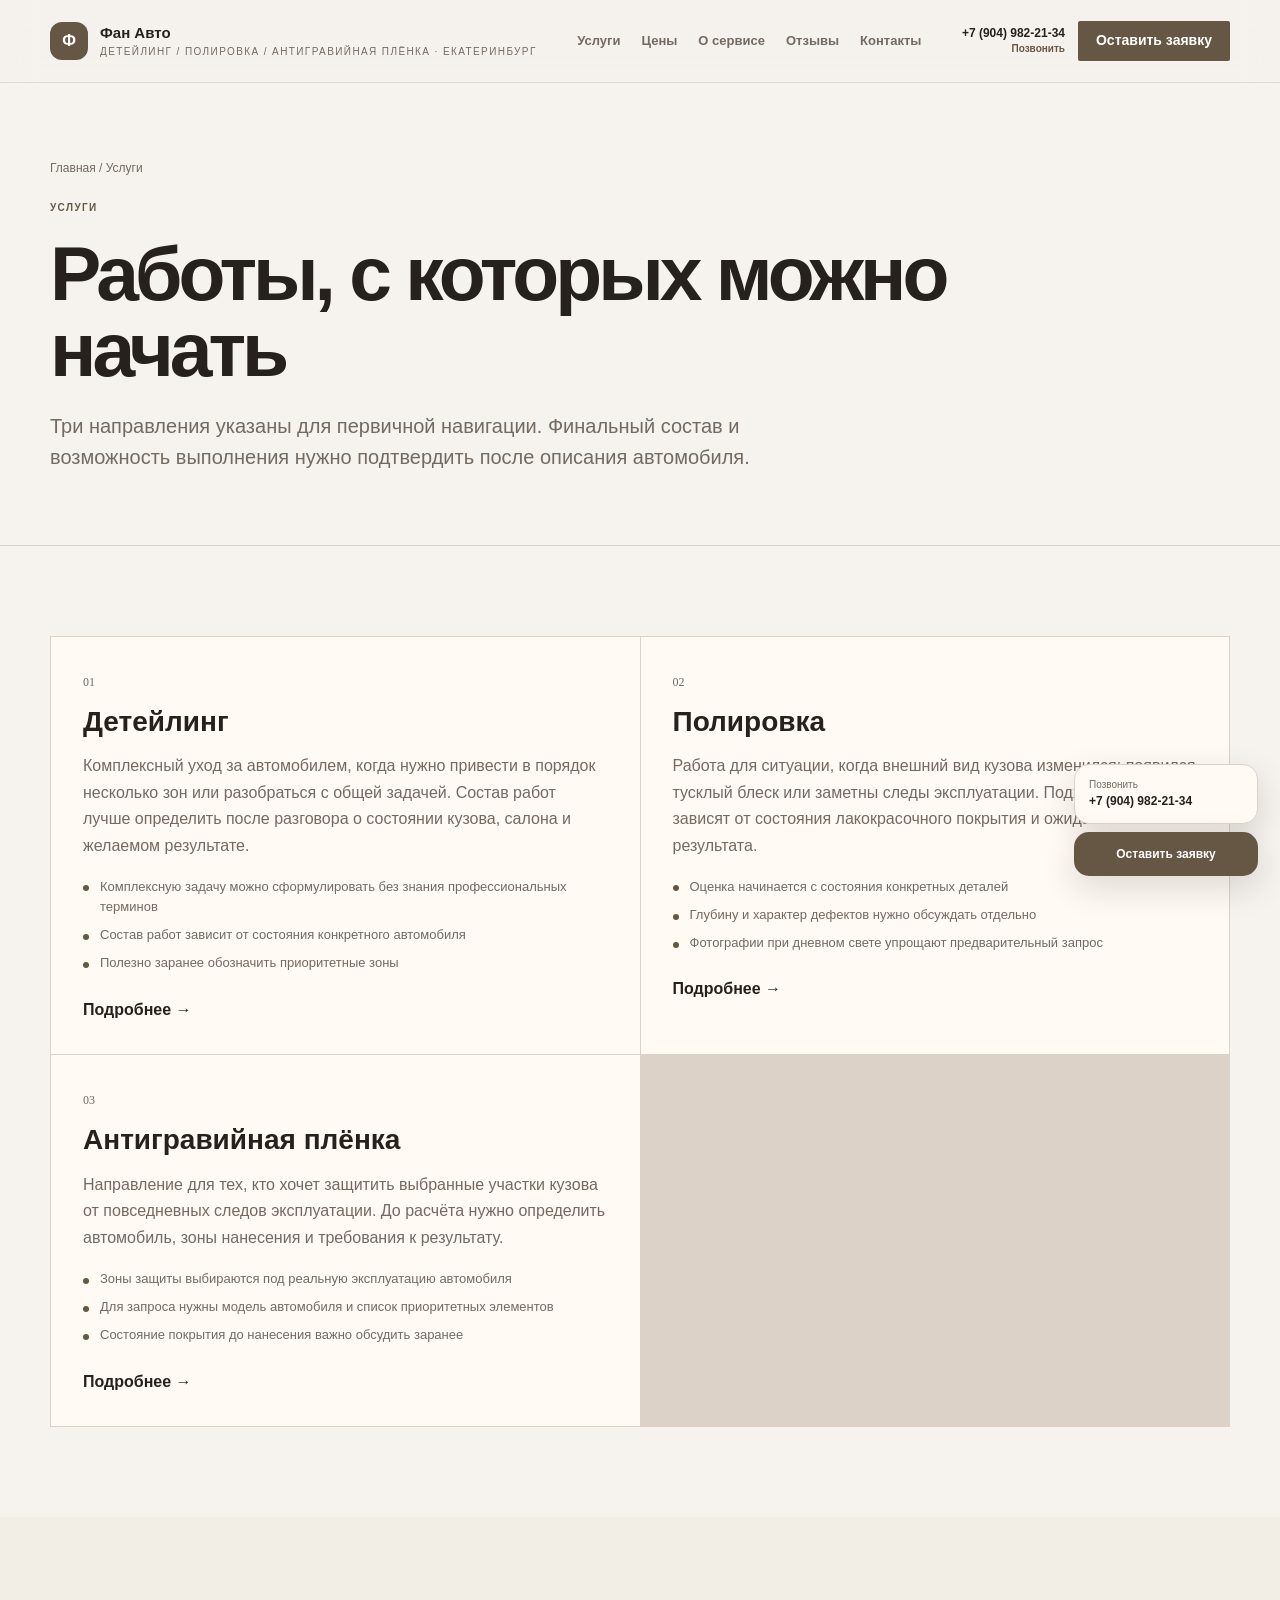
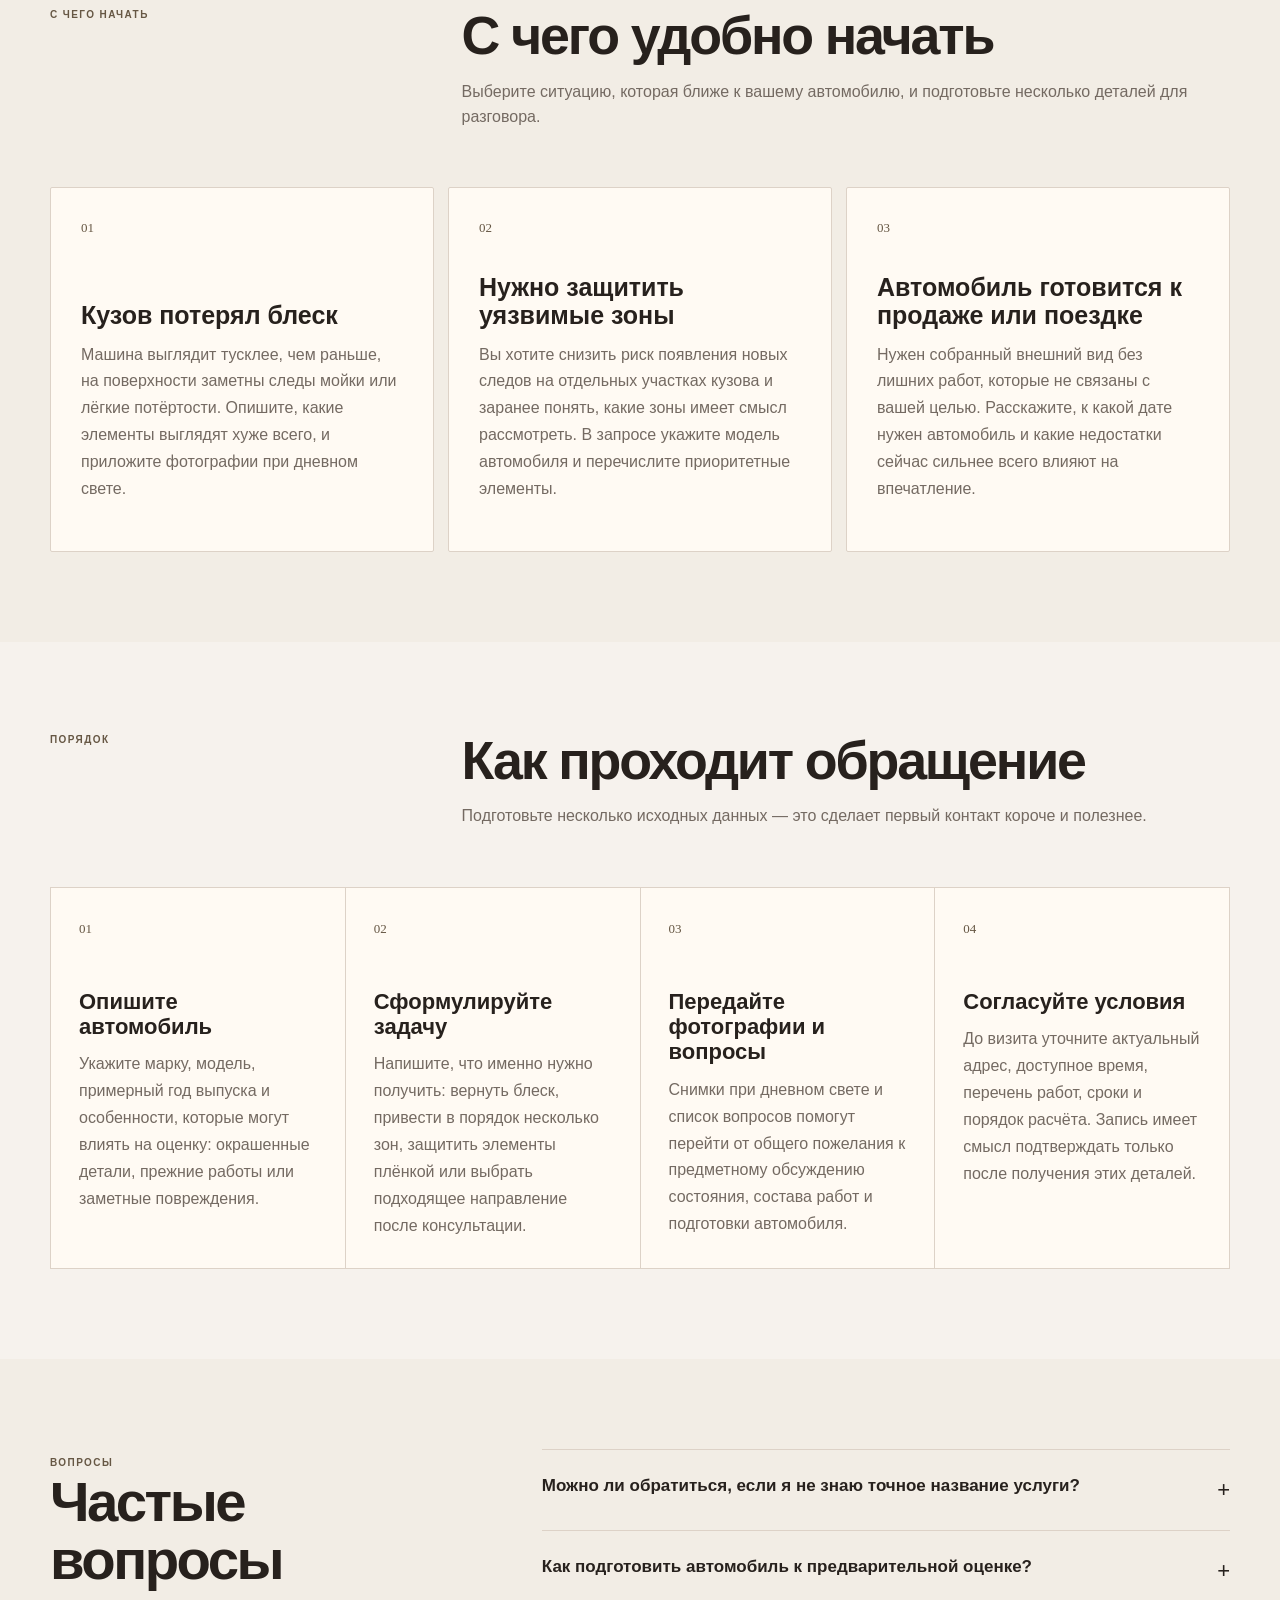
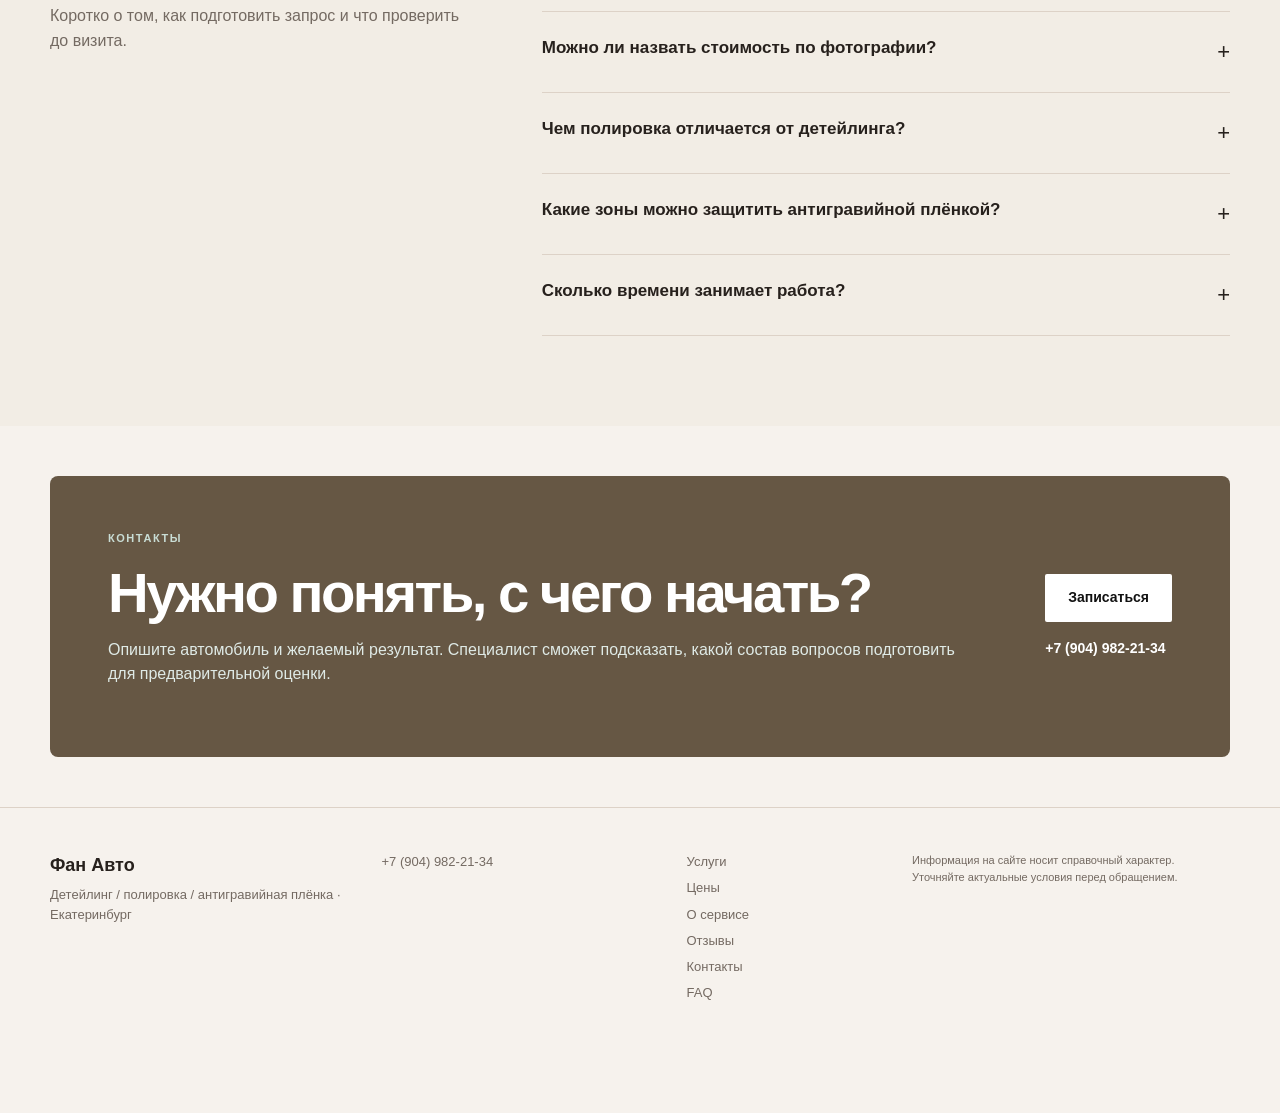
<file: services.html>
<!doctype html>
<html lang="ru">
<head>
  <meta charset="utf-8">
  <meta name="viewport" content="width=device-width,initial-scale=1,viewport-fit=cover">
  <title>Услуги — Фан Авто</title>
  <meta name="description" content="Фан Авто — Детейлинг / полировка / антигравийная плёнка · Екатеринбург. Услуги, цены, отзывы и контакты.">
  <meta name="theme-color" content="#f4f2ed">
  <meta name="robots" content="index,follow">
  <link rel="canonical" href="services.html">
  <meta property="og:type" content="website">
  <meta property="og:title" content="Услуги — Фан Авто">
  <meta property="og:description" content="Фан Авто — Детейлинг / полировка / антигравийная плёнка · Екатеринбург. Услуги, цены, отзывы и контакты.">
  <meta name="twitter:card" content="summary_large_image">
  <link rel="icon" href="favicon.svg" type="image/svg+xml">
  <link rel="manifest" href="site.webmanifest">
  <script>document.documentElement.classList.add('js')</script>
  <style>:root{
  --bg:#f4f2ed;--paper:#fff;--ink:#191918;--muted:#6f6d68;--line:#dcd8cf;--accent:#214f45;--accent-2:#dbe7e1;--dark:#18211f;--radius:22px;--max:1180px;--shadow:0 24px 70px rgba(22,27,25,.08);--serif:Georgia,'Times New Roman',serif;--sans:Inter,-apple-system,BlinkMacSystemFont,'Segoe UI',Arial,sans-serif
}
*{box-sizing:border-box}html{scroll-behavior:smooth;scroll-padding-top:104px}body{margin:0;background:var(--bg);color:var(--ink);font-family:var(--sans);font-size:16px;line-height:1.55;-webkit-font-smoothing:antialiased}img{max-width:100%;display:block}a{color:inherit}button,input,textarea{font:inherit}.wrap{width:min(calc(100% - 48px),var(--max));margin:auto}.site-header{position:sticky;top:0;z-index:90;background:color-mix(in srgb,var(--bg) 90%,transparent);backdrop-filter:blur(16px);border-bottom:1px solid color-mix(in srgb,var(--line) 82%,transparent)}.header-inner{min-height:82px;display:flex;align-items:center;justify-content:space-between;gap:24px}.brand{display:flex;align-items:center;gap:12px;text-decoration:none;min-width:210px}.brand-mark{width:38px;height:38px;border-radius:12px;display:grid;place-items:center;background:var(--accent);color:#fff;font-weight:800}.brand-copy{display:grid;line-height:1.12}.brand-copy b{font-size:15px}.brand-copy small{font-size:10px;text-transform:uppercase;letter-spacing:.14em;color:var(--muted);margin-top:4px}.nav{display:flex;align-items:center;gap:21px}.nav a{text-decoration:none;font-size:13px;font-weight:700;color:var(--muted);position:relative}.nav a:hover,.nav a[aria-current=page]{color:var(--ink)}.nav a[aria-current=page]:after{content:"";position:absolute;left:0;right:0;bottom:-11px;height:2px;background:var(--accent)}.header-actions{display:flex;align-items:center;gap:13px}.header-phone{text-decoration:none;font-size:13px;font-weight:700}.button{display:inline-flex;align-items:center;justify-content:center;min-height:48px;padding:0 22px;border:1px solid transparent;border-radius:999px;text-decoration:none;font-weight:750;font-size:14px;transition:transform .18s ease,background .18s ease,border-color .18s ease}.button:hover{transform:translateY(-1px)}.button.primary{background:var(--accent);color:#fff}.button.secondary{background:var(--ink);color:#fff}.button.ghost{border-color:var(--line);background:transparent}.button.light{background:#fff;color:#111}.button.compact{min-height:40px;padding:0 17px}.text-button{text-decoration:none;font-weight:800;font-size:14px;display:inline-flex;align-items:center;gap:7px}.text-button:hover{text-decoration:underline;text-underline-offset:4px}.light-text{color:#fff}.burger{display:none;width:42px;height:42px;border:1px solid var(--line);background:transparent;border-radius:50%;padding:12px;cursor:pointer}.burger span{display:block;height:1.5px;background:var(--ink);margin:5px 0}.overline{display:block;text-transform:uppercase;letter-spacing:.14em;font-size:11px;font-weight:850;color:var(--accent);margin-bottom:17px}.reveal{opacity:0;transform:translateY(16px);transition:opacity .55s ease,transform .65s cubic-bezier(.2,.7,.2,1)}.reveal.is-visible{opacity:1;transform:none}

/* Home */
.hero-v4{padding:42px 0 18px}.hero-shell{min-height:610px;display:grid;grid-template-columns:1.02fr .98fr;background:var(--paper);border:1px solid var(--line);border-radius:calc(var(--radius) + 8px);overflow:hidden;box-shadow:var(--shadow)}.hero-main{padding:76px 66px;display:flex;flex-direction:column;justify-content:center}.hero-main h1{font-size:clamp(50px,5.7vw,82px);line-height:.96;letter-spacing:-.055em;margin:0 0 28px;max-width:780px}.hero-lede{font-size:20px;line-height:1.5;color:var(--muted);max-width:650px;margin:0 0 30px}.hero-actions{display:flex;gap:12px;flex-wrap:wrap}.hero-note{font-size:12px;color:var(--muted);margin-top:24px;max-width:520px}.hero-visual{margin:0;position:relative;min-height:610px;background:var(--accent-2);overflow:hidden}.hero-visual img{width:100%;height:100%;object-fit:cover}.hero-visual figcaption{position:absolute;right:15px;bottom:15px;padding:7px 10px;background:rgba(255,255,255,.9);border-radius:999px;font-size:10px;font-weight:800}.hero-monogram{height:100%;display:grid;place-items:center;background:linear-gradient(145deg,var(--accent-2),#fff)}.hero-monogram span{font-family:var(--serif);font-size:190px;color:var(--accent);opacity:.45}.fact-strip{display:grid;grid-template-columns:repeat(4,1fr);margin-top:14px;border:1px solid var(--line);background:var(--paper);border-radius:var(--radius);overflow:hidden}.fact-strip>div{padding:18px 20px;border-right:1px solid var(--line);display:grid;gap:4px}.fact-strip>div:last-child{border-right:0}.fact-strip strong{font-size:13px}.fact-strip span{font-size:11px;color:var(--muted)}.urgent-band{padding:22px 0}.urgent-band-inner{border-top:1px solid var(--line);border-bottom:1px solid var(--line);display:flex;align-items:center;justify-content:space-between;gap:26px;padding:24px 0}.urgent-band-inner>div{display:grid;grid-template-columns:auto auto;column-gap:10px;align-items:center}.urgent-band-inner p{grid-column:2;margin:3px 0 0;color:var(--muted);font-size:14px}.signal{width:9px;height:9px;border-radius:50%;background:#c85d4d;box-shadow:0 0 0 6px rgba(200,93,77,.12)}.section-v4{padding:104px 0}.section-v4.tone{background:color-mix(in srgb,var(--accent-2) 42%,var(--bg))}.section-intro{display:grid;grid-template-columns:1.08fr .92fr;gap:80px;align-items:end;margin-bottom:46px}.section-intro h2,.closing-card h2,.faq-title h2,.contact-copy h2{font-size:clamp(40px,4.4vw,64px);line-height:1.02;letter-spacing:-.045em;margin:0}.section-intro p{margin:0;color:var(--muted);font-size:17px;max-width:540px}.service-index{border-top:1px solid var(--line)}.service-line{display:grid;grid-template-columns:64px 1fr 30px;gap:20px;align-items:center;padding:23px 8px;border-bottom:1px solid var(--line);text-decoration:none;transition:padding .18s ease,background .18s ease}.service-line:hover{padding-left:18px;background:color-mix(in srgb,var(--paper) 75%,transparent)}.service-line b{display:block;font-size:21px}.service-line small{display:block;color:var(--muted);font-size:13px;margin-top:4px}.service-no{font-family:var(--serif);font-size:14px;color:var(--muted)}.arrow{font-size:23px}.section-bottom{margin-top:28px;display:flex;justify-content:space-between;gap:18px;align-items:center}.fineprint{font-size:12px;color:var(--muted)}.price-board{background:var(--paper);border:1px solid var(--line);border-radius:var(--radius);overflow:hidden}.price-line{display:grid;grid-template-columns:1fr auto;gap:30px;align-items:center;padding:22px 26px;border-bottom:1px solid var(--line)}.price-line:last-child{border-bottom:0}.price-line span{font-size:16px}.price-line strong{font-size:20px}.price-message{display:grid;grid-template-columns:1fr 1fr;gap:40px;padding:44px;background:var(--paper);border-radius:var(--radius);border:1px solid var(--line)}.price-message h3{font-size:34px;margin:0}.price-message p{color:var(--muted);margin:0 0 20px}.doctor-feature{display:grid;grid-template-columns:.82fr 1.18fr;min-height:470px;background:var(--dark);color:#fff;border-radius:calc(var(--radius) + 8px);overflow:hidden}.doctor-photo{min-height:470px;background:color-mix(in srgb,var(--accent) 55%,#111);display:grid;place-items:center}.doctor-photo img{width:100%;height:100%;object-fit:cover}.doctor-photo>span{font-family:var(--serif);font-size:140px;opacity:.65}.doctor-copy{padding:58px;display:flex;flex-direction:column;justify-content:center}.doctor-copy .overline{color:#a8c8bc}.doctor-copy h3{font-size:clamp(38px,4vw,60px);line-height:1.04;letter-spacing:-.04em;margin:0 0 20px}.doctor-copy p{color:#cfd5d2;max-width:580px}.doctor-actions{display:flex;gap:20px;align-items:center;margin-top:20px}.doctor-actions .text-button{color:#fff}.doctor-feature.no-photo{grid-template-columns:1fr}.gallery-mosaic{display:grid;grid-template-columns:1.2fr .8fr .8fr;grid-template-rows:260px 260px;gap:12px}.gallery-item{margin:0;position:relative;overflow:hidden;border-radius:var(--radius);background:#ddd}.gallery-item.item-1{grid-row:1/3}.gallery-item.item-4,.gallery-item.item-5{display:none}.gallery-item img{width:100%;height:100%;object-fit:cover;transition:transform .45s ease}.gallery-item:hover img{transform:scale(1.02)}.gallery-item figcaption{position:absolute;bottom:12px;left:12px;background:rgba(255,255,255,.9);padding:7px 10px;border-radius:999px;font-size:10px;font-weight:800}.gallery-empty{padding:80px 40px;text-align:center;border:1px dashed var(--line);border-radius:var(--radius)}.gallery-empty b{font-size:38px}.gallery-empty p{color:var(--muted)}.review-layout{display:grid;grid-template-columns:.38fr .62fr;gap:70px;align-items:center}.review-score{display:flex;align-items:flex-end;gap:14px}.review-score strong{font-family:var(--serif);font-size:110px;line-height:.8;color:var(--accent)}.review-score span{font-size:13px;color:var(--muted)}.review-copy h2{font-size:clamp(40px,4vw,62px);line-height:1.02;letter-spacing:-.04em;margin:0 0 22px}.review-copy blockquote{font-size:23px;line-height:1.48;margin:0 0 28px;padding:0;border:0}.review-copy p{color:var(--muted)}.review-links{display:flex;gap:24px;flex-wrap:wrap}.faq-layout{display:grid;grid-template-columns:.38fr .62fr;gap:70px}.faq-title p{color:var(--muted)}.faq-list{border-top:1px solid var(--line)}.faq-list details{border-bottom:1px solid var(--line)}.faq-list summary{list-style:none;cursor:pointer;padding:23px 0;font-size:17px;font-weight:750;display:flex;justify-content:space-between;gap:20px}.faq-list summary::-webkit-details-marker{display:none}.faq-list summary span{font-size:22px;font-weight:400;transition:transform .2s}.faq-list details[open] summary span{transform:rotate(45deg)}.faq-list details p{color:var(--muted);margin:0;padding:0 42px 23px 0}.contact-v4{padding:40px 0 90px}.contact-shell{background:var(--dark);color:#fff;border-radius:calc(var(--radius) + 12px);padding:66px;display:grid;grid-template-columns:1fr 1fr;gap:80px}.contact-copy .overline{color:#a8c8bc}.contact-copy p{color:#cfd5d2;font-size:17px}.contact-actions{display:flex;gap:18px;align-items:center;margin-top:28px}.contact-data{border-top:1px solid rgba(255,255,255,.2)}.contact-data>div{padding:18px 0;border-bottom:1px solid rgba(255,255,255,.2);display:grid;grid-template-columns:90px 1fr;gap:20px}.contact-data span{color:#aab3af;font-size:12px}.contact-data b,.contact-data a{font-size:15px;text-decoration:none}.contact-data a:hover{text-decoration:underline}.closing-cta{padding:50px 0}.closing-card{background:var(--accent);color:#fff;padding:54px 58px;border-radius:calc(var(--radius) + 6px);display:grid;grid-template-columns:1fr auto;gap:60px;align-items:center}.closing-card .overline{color:#c9ddd5}.closing-card p{color:#dfeae6}.closing-actions{display:grid;gap:16px;justify-items:start}.site-footer{border-top:1px solid var(--line);padding:44px 0 110px}.footer-grid{display:grid;grid-template-columns:1.1fr 1fr .7fr 1.2fr;gap:40px;font-size:13px;color:var(--muted)}.footer-brand{font-size:18px;font-weight:850;color:var(--ink);text-decoration:none}.footer-grid p{margin:5px 0}.footer-grid a{text-decoration:none}.footer-links{display:grid;gap:6px}.legal{font-size:11px}.mobile-actions{display:none}

/* Inner pages */
.page-hero{padding:76px 0 52px;border-bottom:1px solid var(--line)}.page-hero h1{font-size:clamp(48px,6vw,82px);line-height:.98;letter-spacing:-.052em;margin:18px 0 24px;max-width:950px}.page-hero .lead{font-size:20px;color:var(--muted);max-width:760px}.breadcrumb{font-size:12px;color:var(--muted);margin-bottom:16px}.breadcrumb a{text-decoration:none}.eyebrow{display:inline-block;text-transform:uppercase;letter-spacing:.14em;font-size:10px;font-weight:850;color:var(--accent)}.section{padding:90px 0}.section.soft{background:color-mix(in srgb,var(--accent-2) 38%,var(--bg))}.section-head{display:grid;grid-template-columns:.32fr .68fr;gap:50px;margin-bottom:42px}.section-head h2{font-size:clamp(38px,4.2vw,60px);line-height:1.05;letter-spacing:-.04em;margin:0}.section-head p{color:var(--muted)}.kicker{font-size:10px;text-transform:uppercase;letter-spacing:.14em;font-weight:850;color:var(--accent)}.grid{display:grid;gap:1px;background:var(--line);border:1px solid var(--line)}.grid-3{grid-template-columns:repeat(3,1fr)}.service-grid{grid-template-columns:repeat(2,1fr)}.card{background:var(--paper);padding:32px}.card h2,.card h3{margin:13px 0 12px;font-size:28px;line-height:1.1}.card p{color:var(--muted)}.card a,.card-link{text-decoration:none;font-weight:800}.linked-card{text-decoration:none}.num{font-family:var(--serif);font-size:12px;color:var(--muted)}.price-list{border-top:1px solid var(--line)}.price-row{display:grid;grid-template-columns:1fr .65fr auto;gap:20px;padding:20px 0;border-bottom:1px solid var(--line);align-items:center}.price-row span{color:var(--muted);font-size:12px}.price-row strong{font-size:20px}.fineprint{margin-top:16px}.price-empty{display:grid;grid-template-columns:1fr 1fr;gap:50px;padding:40px;border:1px solid var(--line);background:var(--paper);border-radius:var(--radius)}.price-empty h3{font-size:36px;margin:14px 0}.price-empty p{color:var(--muted)}.inline-strong{font-weight:850;text-decoration:none}.urgent-grid{display:grid;grid-template-columns:repeat(2,1fr);border-top:1px solid var(--line);border-left:1px solid var(--line)}.urgent{min-height:230px;padding:28px;border-right:1px solid var(--line);border-bottom:1px solid var(--line);display:grid;grid-template-columns:42px 1fr;gap:15px}.urgent h3{font-size:26px;margin:0 0 10px}.urgent p{color:var(--muted)}.urgent .link{text-decoration:none;font-weight:800;font-size:13px}.doctor{display:grid;grid-template-columns:1fr 1fr;background:var(--dark);color:#fff;border-radius:var(--radius);overflow:hidden}.doctor-card{padding:52px}.doctor-card h3{font-size:44px;line-height:1.05}.doctor-card p{color:#cfd5d2}.doctor-card .call{display:inline-flex;margin-top:15px;background:#fff;color:#111;text-decoration:none;padding:12px 18px;border-radius:999px;font-weight:800}.doctor-proof{min-height:360px;display:grid;place-items:center;background:#26332f}.doctor-proof img{width:100%;height:100%;object-fit:cover}.doctor-letter{font-family:var(--serif);font-size:120px}.text-proof{padding:50px;place-items:start;align-content:center}.text-proof strong{font-size:40px}.split{display:grid;grid-template-columns:1fr 1fr;gap:1px;background:var(--line);border:1px solid var(--line)}.split>div{background:var(--paper);padding:34px}.plain{list-style:none;margin:18px 0 0;padding:0}.plain li{display:flex;justify-content:space-between;gap:15px;border-top:1px solid var(--line);padding:14px 0}.plain a{text-decoration:none;font-weight:700}.plain span{color:var(--muted);font-size:12px}.gallery-strip{display:grid;grid-template-columns:1.25fr .75fr .75fr;gap:10px;min-height:410px}.shot{margin:0;position:relative;overflow:hidden;background:#ddd;min-height:220px}.shot-main{grid-row:span 2}.shot img{width:100%;height:100%;object-fit:cover}.shot figcaption{position:absolute;left:10px;bottom:10px;background:#fff;padding:6px 9px;font-size:10px}.gallery-placeholder{padding:80px;border:1px dashed var(--line);grid-column:1/-1}.section-link-row{display:flex;justify-content:space-between;gap:20px;margin-top:20px}.section-link-row a{text-decoration:none;font-weight:800}.reviews{display:grid;grid-template-columns:.65fr 1.35fr;gap:1px;background:var(--line);border:1px solid var(--line)}.review-main,.review-side{background:var(--paper);padding:40px}.rating{font-family:var(--serif);font-size:80px;color:var(--accent)}.review-main blockquote{font-size:20px;margin:24px 0}.review-main a,.review-side a{font-weight:800;text-decoration:none}.review-side p{padding:15px 0;border-bottom:1px solid var(--line)}.faq{max-width:850px;margin-left:auto}.faq details{border-top:1px solid var(--line)}.faq details:last-child{border-bottom:1px solid var(--line)}.faq summary{cursor:pointer;padding:18px 0;font-weight:800}.faq p{color:var(--muted);padding-bottom:17px}.contact{padding:76px 0}.contact-grid{display:grid;grid-template-columns:.85fr 1.15fr;gap:60px}.contact-box{padding:17px 0;border-top:1px solid var(--line);display:grid;grid-template-columns:110px 1fr;gap:15px}.contact-box span{font-size:11px;color:var(--muted)}.contact-box a,.contact-box strong{font-size:18px;text-decoration:none}.map-card{border:1px solid var(--line);background:var(--paper)}.map-abstract{min-height:330px;background:linear-gradient(135deg,var(--accent-2),#fff);display:grid;place-content:center;text-align:center;padding:30px}.map-abstract span{font-size:13px;text-transform:uppercase;letter-spacing:.12em}.map-abstract b{font-size:28px;margin-top:8px}.map-caption{padding:17px;display:flex;justify-content:space-between;gap:15px}.map-caption span{display:block;color:var(--muted);font-size:11px}.map-actions{display:flex;gap:12px}.map-actions a{text-decoration:none;font-weight:800;font-size:12px}.request-panel{display:grid;grid-template-columns:.8fr 1.2fr;gap:55px}.wa-form{display:grid;gap:14px}.wa-form label{display:grid;gap:6px;font-size:12px;font-weight:800}.wa-form input,.wa-form textarea{padding:14px 15px;border:1px solid var(--line);background:var(--paper);border-radius:12px}.wa-form .btn,.btn{display:inline-flex;justify-content:center;align-items:center;text-decoration:none;border:0;background:var(--accent);color:#fff;padding:13px 19px;border-radius:999px;font-weight:800;cursor:pointer}.btn.alt{background:transparent;color:var(--ink);border:1px solid var(--line)}.actions{display:flex;gap:12px;flex-wrap:wrap}.doctor-detail-grid{display:grid;grid-template-columns:1fr .5fr;gap:60px;align-items:end}.doctor-detail-photo{min-height:330px;background:var(--accent-2);display:grid;place-items:center;overflow:hidden;border-radius:var(--radius)}.doctor-detail-photo img{width:100%;height:100%;object-fit:cover}.doctor-detail-photo span{font-family:var(--serif);font-size:110px}.detail-layout{display:grid;grid-template-columns:1.25fr .75fr;gap:60px}.detail-copy h2{font-size:42px}.detail-copy p{color:var(--muted)}.detail-aside{padding:32px;border:1px solid var(--line);background:var(--paper);align-self:start}.detail-aside h3{font-size:29px}.check-list{padding-left:18px}.check-list li{margin:10px 0}.full-gallery{display:grid;grid-template-columns:repeat(3,1fr);gap:10px}.full-gallery figure{margin:0;min-height:270px;position:relative;overflow:hidden}.full-gallery figure:first-child{grid-column:span 2;grid-row:span 2}.full-gallery img{width:100%;height:100%;object-fit:cover;cursor:zoom-in}.full-gallery figcaption{position:absolute;left:10px;bottom:10px;background:#fff;padding:6px 9px;font-size:10px}.reputation-bar{display:flex;gap:1px;background:var(--line);border:1px solid var(--line)}.reputation-bar>div{background:var(--paper);padding:24px;flex:1}.reputation-bar b{display:block;font-size:29px}.reputation-bar span{color:var(--muted);font-size:11px}.source-note{font-size:11px;color:var(--muted)}

/* Four distinct families */
body[data-family="editorial"]{--bg:#f2efe9;--paper:#fbfaf7;--accent:#254f44;--accent-2:#dfe8e2;--dark:#17221e;--radius:4px}body[data-family="editorial"] .hero-main h1,body[data-family="editorial"] .section-intro h2,body[data-family="editorial"] .page-hero h1{font-family:var(--serif);font-weight:500;letter-spacing:-.045em}body[data-family="editorial"] .hero-shell{box-shadow:none}body[data-family="editorial"] .brand-mark{border-radius:2px}body[data-family="editorial"] .button{border-radius:2px}
body[data-family="gallery"]{--bg:#f7f4f0;--paper:#fffdfa;--accent:#8a493e;--accent-2:#efe0da;--dark:#261d1b;--radius:28px}body[data-family="gallery"] .hero-shell{position:relative;display:block;min-height:690px;background:var(--dark)}body[data-family="gallery"] .hero-visual{position:absolute;inset:0;min-height:690px}body[data-family="gallery"] .hero-visual:after{content:"";position:absolute;inset:0;background:linear-gradient(90deg,rgba(18,13,12,.74) 0%,rgba(18,13,12,.22) 64%,rgba(18,13,12,.06) 100%)}body[data-family="gallery"] .hero-main{position:relative;z-index:2;color:#fff;min-height:690px;width:min(680px,70%);padding:76px}body[data-family="gallery"] .hero-lede,body[data-family="gallery"] .hero-note{color:#e3ddda}body[data-family="gallery"] .hero-main .overline{color:#f2c9be}body[data-family="gallery"] .button.ghost{border-color:rgba(255,255,255,.5);color:#fff}body[data-family="gallery"] .hero-monogram{background:linear-gradient(135deg,#815649,#34201c)}body[data-family="gallery"] .hero-monogram span{color:#fff}
body[data-family="precision"]{--bg:#f2f5f7;--paper:#fff;--ink:#10202b;--muted:#65717a;--line:#ced8df;--accent:#145b7a;--accent-2:#dbeaf1;--dark:#102c3a;--radius:12px}body[data-family="precision"] .hero-shell{box-shadow:none;border-radius:0;border-left:6px solid var(--accent)}body[data-family="precision"] .hero-main{padding:70px}body[data-family="precision"] .hero-main h1{font-weight:720}body[data-family="precision"] .fact-strip{border-radius:0}body[data-family="precision"] .service-line{grid-template-columns:80px 1fr 30px}body[data-family="precision"] .button{border-radius:8px}body[data-family="precision"] .brand-mark{border-radius:8px}
body[data-family="warm"]{--bg:#f5f1e8;--paper:#fffdf8;--ink:#302921;--muted:#786f64;--line:#dfd5c7;--accent:#7d5b35;--accent-2:#eadfcd;--dark:#3d3328;--radius:30px}body[data-family="warm"] .hero-shell{grid-template-columns:.92fr 1.08fr}body[data-family="warm"] .hero-visual{order:-1}body[data-family="warm"] .hero-main h1,body[data-family="warm"] .section-intro h2,body[data-family="warm"] .page-hero h1{font-family:var(--serif);font-weight:500}body[data-family="warm"] .hero-main{padding:64px}body[data-family="warm"] .brand-mark{background:#7d5b35}body[data-family="warm"] .button.primary{background:#7d5b35}

.lightbox{position:fixed;z-index:130;inset:0;background:rgba(10,12,12,.92);display:grid;place-items:center;padding:28px;opacity:0;pointer-events:none;transition:opacity .2s}.lightbox.open{opacity:1;pointer-events:auto}.lightbox img{max-width:94vw;max-height:88vh}.lightbox button{position:absolute;right:22px;top:18px;width:46px;height:46px;border:0;border-radius:50%;background:#fff;color:#111;font-size:25px;cursor:pointer}

@media(max-width:1040px){.header-phone{display:none}.nav{gap:14px}.hero-main{padding:56px 42px}.hero-shell{min-height:540px}.hero-visual{min-height:540px}.fact-strip{grid-template-columns:repeat(2,1fr)}.fact-strip>div:nth-child(2){border-right:0}.fact-strip>div:nth-child(-n+2){border-bottom:1px solid var(--line)}.section-intro,.review-layout,.faq-layout,.contact-shell,.closing-card,.section-head,.request-panel,.detail-layout{grid-template-columns:1fr;gap:28px}.gallery-mosaic{grid-template-columns:1fr 1fr;grid-template-rows:330px 230px}.gallery-item.item-1{grid-column:1/-1;grid-row:auto}.doctor-feature{grid-template-columns:.8fr 1.2fr}.footer-grid{grid-template-columns:1fr 1fr}.grid-3{grid-template-columns:repeat(2,1fr)}body[data-family="gallery"] .hero-main{width:75%;padding:58px}body[data-family="warm"] .hero-shell{grid-template-columns:1fr 1fr}}
@media(max-width:820px){.nav{display:none;position:absolute;top:81px;left:0;right:0;background:var(--paper);padding:18px 24px 24px;flex-direction:column;align-items:stretch;border-bottom:1px solid var(--line)}.nav.open{display:flex}.nav a{font-size:16px;padding:7px 0}.nav a[aria-current=page]:after{display:none}.burger{display:block}.header-actions .button{display:none}.hero-shell,body[data-family="warm"] .hero-shell{grid-template-columns:1fr}.hero-main{padding:48px 36px;order:1}.hero-visual,body[data-family="gallery"] .hero-visual{min-height:380px;position:relative;inset:auto;order:0}body[data-family="gallery"] .hero-shell{min-height:0;background:var(--paper)}body[data-family="gallery"] .hero-visual:after{background:linear-gradient(0deg,rgba(18,13,12,.25),transparent)}body[data-family="gallery"] .hero-main{min-height:auto;width:auto;padding:48px 36px;color:var(--ink)}body[data-family="gallery"] .hero-lede,body[data-family="gallery"] .hero-note{color:var(--muted)}body[data-family="gallery"] .hero-main .overline{color:var(--accent)}body[data-family="gallery"] .button.ghost{border-color:var(--line);color:var(--ink)}.urgent-band-inner{align-items:flex-start;flex-direction:column}.service-line{grid-template-columns:46px 1fr 24px}.doctor-feature{grid-template-columns:1fr}.doctor-photo{min-height:340px}.gallery-mosaic{grid-template-columns:1fr 1fr;grid-template-rows:260px 210px}.gallery-item.item-1{grid-column:1/-1}.contact-shell{padding:46px 36px}.closing-card{padding:44px 36px}.mobile-actions{display:grid;grid-template-columns:repeat(3,1fr);position:fixed;left:0;right:0;bottom:0;z-index:100;background:#fff;border-top:1px solid var(--line);padding-bottom:env(safe-area-inset-bottom)}.mobile-actions a{text-decoration:none;text-align:center;padding:13px 6px;font-size:12px;font-weight:800}.mobile-actions .accent{background:var(--accent);color:#fff}.site-footer{padding-bottom:120px}.doctor-detail-grid{grid-template-columns:1fr}.doctor-detail-photo{min-height:300px}.contact-grid{grid-template-columns:1fr}.gallery-strip{grid-template-columns:1fr 1fr}.shot-main{grid-column:1/-1;grid-row:auto}.urgent-grid{grid-template-columns:1fr}.service-grid{grid-template-columns:1fr}.price-empty{grid-template-columns:1fr}.reviews{grid-template-columns:1fr}.full-gallery{grid-template-columns:1fr 1fr}}
@media(max-width:600px){.wrap{width:min(calc(100% - 28px),var(--max))}.header-inner{min-height:70px}.nav{top:70px}.brand-copy small{display:none}.brand{min-width:0}.brand-mark{width:34px;height:34px}.hero-v4{padding-top:18px}.hero-main{padding:38px 24px}.hero-main h1{font-size:45px}.hero-lede{font-size:17px}.hero-actions{display:grid}.hero-actions .button{width:100%}.hero-visual{min-height:300px!important}.fact-strip{grid-template-columns:1fr}.fact-strip>div{border-right:0!important;border-bottom:1px solid var(--line)!important}.fact-strip>div:last-child{border-bottom:0!important}.section-v4{padding:72px 0}.section-intro{margin-bottom:30px}.section-intro h2,.faq-title h2,.contact-copy h2,.closing-card h2{font-size:39px}.service-line{padding:18px 0}.service-line small{display:none}.price-line{padding:18px}.price-line strong{font-size:17px}.price-message{grid-template-columns:1fr;padding:28px}.doctor-copy{padding:32px 26px}.doctor-copy h3{font-size:39px}.doctor-actions{align-items:flex-start;flex-direction:column}.gallery-mosaic{display:grid;grid-template-columns:1fr;grid-template-rows:auto}.gallery-item{min-height:260px}.gallery-item.item-1{grid-column:auto}.gallery-item.item-3{display:none}.review-score strong{font-size:82px}.review-copy blockquote{font-size:19px}.faq-layout{gap:34px}.contact-shell{padding:38px 25px}.contact-data>div{grid-template-columns:1fr;gap:4px}.contact-actions{align-items:flex-start;flex-direction:column}.footer-grid{grid-template-columns:1fr}.closing-card{padding:36px 25px}.page-hero{padding:54px 0 38px}.page-hero h1{font-size:44px}.page-hero .lead{font-size:17px}.section{padding:65px 0}.section-head h2{font-size:38px}.grid-3{grid-template-columns:1fr}.price-row{grid-template-columns:1fr auto}.price-row span{display:none}.urgent{min-height:190px}.doctor{grid-template-columns:1fr}.doctor-card{padding:30px}.doctor-proof{min-height:280px}.split{grid-template-columns:1fr}.gallery-strip{grid-template-columns:1fr}.shot-main{grid-column:auto}.section-link-row{display:grid}.request-panel{gap:24px}.full-gallery{grid-template-columns:1fr}.full-gallery figure:first-child{grid-column:auto;grid-row:auto}.map-caption{display:block}.map-actions{margin-top:12px}.doctor-detail-photo{min-height:260px}.detail-copy h2{font-size:34px}}
@media(prefers-reduced-motion:reduce){*{scroll-behavior:auto!important;animation:none!important;transition:none!important}.reveal{opacity:1!important;transform:none!important}}
/* Inner-page refinements */
.doctor-grid{grid-template-columns:repeat(2,1fr)}.doctor-grid .doctor-card{padding:0;display:grid;grid-template-columns:180px 1fr;min-height:220px}.doctor-grid .doctor-photo{min-height:220px;background:var(--accent-2);display:grid;place-items:center;text-decoration:none;overflow:hidden}.doctor-grid .doctor-photo img{width:100%;height:100%;object-fit:cover}.doctor-grid .doctor-photo span{font-family:var(--serif);font-size:72px;color:var(--accent)}.doctor-grid .doctor-copy{padding:28px;color:var(--ink);display:block}.doctor-grid .doctor-copy h2{font-size:26px;margin:0 0 8px;line-height:1.1}.doctor-grid .doctor-copy p{color:var(--muted);margin:0 0 20px}.empty-state{padding:70px 36px;border:1px dashed var(--line);background:var(--paper);text-align:center;grid-column:1/-1}.empty-state h2{font-size:34px;max-width:720px;margin:auto}.visual-disclaimer{font-size:11px;color:var(--muted);margin-top:18px}.text-link{font-weight:800;text-decoration:none}.subtle-link{display:block;margin-top:14px;font-size:12px;color:#d3d9d6}.service-detail-hero .actions{margin-top:28px}
@media(max-width:820px){.doctor-grid{grid-template-columns:1fr}.doctor-grid .doctor-card{grid-template-columns:150px 1fr}}
@media(max-width:600px){.doctor-grid .doctor-card{grid-template-columns:1fr}.doctor-grid .doctor-photo{min-height:280px}.doctor-grid .doctor-copy{padding:24px}}
/* Graceful fallback if a remote photo is temporarily unavailable. */
.hero-visual.image-failed,.gallery-item.image-failed,.shot.image-failed,.doctor-photo.image-failed,.doctor-detail-photo.image-failed,.full-gallery figure.image-failed{background:linear-gradient(145deg,var(--accent-2),color-mix(in srgb,var(--paper) 80%,var(--accent-2)));position:relative}.hero-visual.image-failed:after{content:"";position:absolute;inset:16%;border:1px solid color-mix(in srgb,var(--accent) 25%,transparent);border-radius:50%;opacity:.45}.gallery-item.image-failed:after,.shot.image-failed:after,.full-gallery figure.image-failed:after{content:"Фото компании";position:absolute;left:18px;bottom:16px;font-size:11px;font-weight:800;color:var(--muted)}

/* ===== Universal V7: content-rich layouts ===== */
.section-v7{padding:88px 0}.tone-soft{background:color-mix(in srgb,var(--paper) 72%,var(--accent-2))}.section-intro.compact{margin-bottom:34px}.rich-intro{display:grid;grid-template-columns:.78fr 1.22fr;gap:84px;align-items:start}.rich-intro h2{font-size:clamp(38px,4.1vw,60px);line-height:1.02;letter-spacing:-.045em;margin:0 0 22px}.rich-intro-lead{font-size:18px;color:var(--muted);max-width:500px}.prose-stack{max-width:760px}.prose-stack p{font-size:17px;line-height:1.78;margin:0 0 22px;color:color-mix(in srgb,var(--ink) 82%,var(--muted))}.prose-stack p:first-child{font-size:20px;line-height:1.65;color:var(--ink)}
.scenario-grid{display:grid;grid-template-columns:repeat(3,1fr);gap:14px}.scenario-card{background:var(--paper);border:1px solid var(--line);border-radius:var(--radius);padding:30px;min-height:270px;display:flex;flex-direction:column}.scenario-no{font-family:var(--serif);font-size:13px;color:var(--accent);margin-bottom:auto}.scenario-card h3{font-size:25px;line-height:1.12;margin:34px 0 13px}.scenario-card p{color:var(--muted);margin:0 0 18px;line-height:1.68}.scenario-card small{font-size:11px;color:var(--muted);margin-top:auto}.process-section{border-top:1px solid var(--line);border-bottom:1px solid var(--line)}.process-grid{display:grid;grid-template-columns:repeat(4,1fr);border-top:1px solid var(--line);border-left:1px solid var(--line)}.process-step{min-height:250px;padding:28px;border-right:1px solid var(--line);border-bottom:1px solid var(--line);background:var(--paper)}.process-step>span{font-family:var(--serif);font-size:13px;color:var(--accent)}.process-step h3{font-size:22px;margin:48px 0 12px;line-height:1.15}.process-step p{color:var(--muted);margin:0;line-height:1.68}.decision-section{background:var(--dark);color:#fff}.decision-layout{display:grid;grid-template-columns:.72fr 1.28fr;gap:80px;align-items:start}.decision-layout h2{font-size:clamp(38px,4vw,58px);line-height:1.04;letter-spacing:-.04em;margin:0 0 20px}.decision-layout>div>p{color:#cdd2cf;max-width:520px}.decision-layout .overline,.decision-layout .eyebrow{color:#a8c8bc}.decision-list{list-style:none;margin:0;padding:0;border-top:1px solid rgba(255,255,255,.18)}.decision-list li{display:grid;grid-template-columns:52px 1fr;gap:16px;padding:19px 0;border-bottom:1px solid rgba(255,255,255,.18);align-items:start}.decision-list li>span{font-family:var(--serif);color:#a8c8bc;font-size:13px;padding-top:4px}.decision-list li>p{margin:0;font-size:17px;line-height:1.55}.section.soft .decision-layout{color:var(--ink)}.section.soft .decision-layout>div>p{color:var(--muted)}.section.soft .decision-layout .eyebrow{color:var(--accent)}.section.soft .decision-list{border-color:var(--line)}.section.soft .decision-list li{border-color:var(--line)}.section.soft .decision-list li>span{color:var(--accent)}.trust-point-grid{display:grid;grid-template-columns:repeat(2,1fr);gap:12px}.trust-point{display:grid;grid-template-columns:54px 1fr;gap:16px;padding:22px 24px;background:var(--paper);border:1px solid var(--line);border-radius:calc(var(--radius) * .7)}.trust-point span{font-family:var(--serif);color:var(--accent);font-size:13px}.trust-point p{margin:0;line-height:1.62}.mini-points{list-style:none;margin:18px 0 24px;padding:0;display:grid;gap:8px}.mini-points li{font-size:13px;color:var(--muted);padding-left:17px;position:relative}.mini-points li:before{content:"";position:absolute;left:0;top:.65em;width:6px;height:6px;border-radius:50%;background:var(--accent)}.question-list{margin:18px 0 26px;padding-left:18px}.question-list li{margin:0 0 12px;line-height:1.5;color:var(--muted)}.detail-copy>p{font-size:17px;line-height:1.78}.service-card p{line-height:1.65}.page-hero .lead{max-width:800px}.price-empty p{line-height:1.7}.reviews .review-side p{line-height:1.75}.faq-list details p{line-height:1.72}.contact-box strong,.contact-box a{line-height:1.45}

@media(max-width:1040px){.rich-intro,.decision-layout{grid-template-columns:1fr;gap:34px}.scenario-grid{grid-template-columns:1fr 1fr}.process-grid{grid-template-columns:1fr 1fr}.trust-point-grid{grid-template-columns:1fr}}
@media(max-width:700px){.section-v7{padding:68px 0}.scenario-grid,.process-grid{grid-template-columns:1fr}.scenario-card{min-height:220px}.process-step{min-height:210px}.process-step h3{margin-top:32px}.rich-intro h2,.decision-layout h2{font-size:38px}.prose-stack p,.detail-copy>p{font-size:16px}.decision-list li{grid-template-columns:42px 1fr}.trust-point{grid-template-columns:42px 1fr}.service-line small{display:block;font-size:12px;line-height:1.45;margin-top:6px}.service-line{align-items:start}.section-v4{padding:72px 0}}

/* Progressive enhancement: content is visible without JavaScript. Animation is enabled only when JS marks the document. */
.reveal{opacity:1;transform:none}.js .reveal{opacity:0;transform:translateY(16px)}.js .reveal.is-visible{opacity:1;transform:none}
@media(max-width:600px){.page-hero h1,.hero-main h1,.section-intro h2,.rich-intro h2,.decision-layout h2{overflow-wrap:anywhere;hyphens:auto}}

/* ===== Sale Ready V8 conversion polish ===== */
.conversion-band{padding:26px 0;background:var(--dark);color:#fff}.conversion-shell{display:flex;align-items:center;justify-content:space-between;gap:48px;padding:34px 0}.conversion-shell h2{font-size:clamp(30px,3.6vw,48px);line-height:1.05;letter-spacing:-.035em;margin:0 0 10px}.conversion-shell p{margin:0;color:#cfd5d2;max-width:700px}.conversion-shell .overline{color:#a8c8bc;margin-bottom:10px}.conversion-actions{display:flex;align-items:center;gap:22px;flex-shrink:0}.form-note{font-size:11px!important;line-height:1.45!important;color:var(--muted)!important;margin:4px 0 0!important}.page-hero .actions{display:flex;gap:12px;flex-wrap:wrap;margin-top:26px}
@media(max-width:760px){.conversion-shell{align-items:flex-start;flex-direction:column;gap:22px}.conversion-actions{width:100%;flex-direction:column;align-items:flex-start}.conversion-actions .button{width:100%}}

/* ===== Commercial V12: niche-aware interaction and less template-like composition ===== */
.section-v9{padding:96px 0;background:var(--paper)}
.intent-layout{display:grid;grid-template-columns:.72fr 1.28fr;gap:72px;align-items:start}
.intent-copy{position:sticky;top:112px}
.intent-copy h2{font-size:clamp(38px,4.5vw,64px);line-height:1.02;letter-spacing:-.045em;margin:0 0 20px;max-width:650px}
.intent-copy p{font-size:18px;line-height:1.65;color:var(--muted);max-width:520px}
.intent-copy small{display:block;margin-top:26px;font-size:12px;font-weight:800;letter-spacing:.05em;text-transform:uppercase;color:var(--accent)}
.intent-picker{display:grid;grid-template-columns:1fr .78fr;gap:14px;align-items:stretch}
.intent-options{display:grid;border-top:1px solid var(--line)}
.intent-option{appearance:none;background:transparent;border:0;border-bottom:1px solid var(--line);padding:20px 4px;text-align:left;color:var(--ink);cursor:pointer;display:grid;gap:7px;font:inherit;transition:padding .2s ease,color .2s ease}
.intent-option:hover,.intent-option:focus-visible,.intent-option.active{padding-left:16px;color:var(--accent);outline:none}
.intent-option b{font-size:20px;line-height:1.2}
.intent-option span{font-size:13px;line-height:1.55;color:var(--muted)}
.intent-result{border-radius:var(--radius);background:var(--dark);color:#fff;padding:30px;display:flex;flex-direction:column;min-height:100%}
.intent-result .overline{color:#a8c8bc}
.intent-result>p{font-size:18px;line-height:1.62;margin:28px 0 auto}
.intent-actions{display:grid;gap:10px;margin-top:34px}
.intent-result .button.ghost{border-color:rgba(255,255,255,.35);color:#fff;background:transparent}
.intent-toast{margin-top:10px;font-size:12px;color:#a8c8bc}
body[data-family="precision"] .intent-result{border-radius:4px}
body[data-family="editorial"] .intent-options{counter-reset:intent}
body[data-family="gallery"] .intent-layout{grid-template-columns:.9fr 1.1fr}
body[data-family="warm"] .intent-result{background:color-mix(in srgb,var(--dark) 88%,#6f5039)}
@media(max-width:980px){.intent-layout{grid-template-columns:1fr;gap:36px}.intent-copy{position:static}.intent-picker{grid-template-columns:1fr 1fr}}
@media(max-width:700px){.section-v9{padding:70px 0}.intent-picker{grid-template-columns:1fr}.intent-copy h2{font-size:38px}.intent-result{min-height:280px}.intent-option{padding:18px 2px}.intent-option:hover,.intent-option:focus-visible,.intent-option.active{padding-left:10px}}

/* ===== Commercial V12: eight genuinely different art directions ===== */
body[data-family="atelier"]{--bg:#f6f2ed;--paper:#fffaf3;--ink:#27211d;--muted:#746a62;--line:#ddd2c7;--accent:#8b553e;--accent-2:#efe1d6;--dark:#2d211b;--radius:2px}
body[data-family="atelier"] .hero-shell{grid-template-columns:1.15fr .85fr;background:transparent;box-shadow:none;border-top:1px solid var(--line);border-bottom:1px solid var(--line)}
body[data-family="atelier"] .hero-main h1,body[data-family="atelier"] .section-intro h2{font-family:var(--serif);font-weight:500}
body[data-family="atelier"] .button,body[data-family="atelier"] .scenario-card{border-radius:2px}
body[data-family="industrial"]{--bg:#eceeea;--paper:#f7f8f4;--ink:#151a17;--muted:#5e6861;--line:#bfc6c0;--accent:#37583e;--accent-2:#d5ded5;--dark:#172019;--radius:0px}
body[data-family="industrial"] .hero-shell{border-radius:0;box-shadow:none;border:1px solid var(--ink)}
body[data-family="industrial"] .overline{font-family:var(--sans);letter-spacing:.14em}
body[data-family="industrial"] .service-line,body[data-family="industrial"] .fact-strip,body[data-family="industrial"] .scenario-card{border-radius:0}
body[data-family="magazine"]{--bg:#f4f1ec;--paper:#fff;--ink:#1f1d1b;--muted:#6f6a65;--line:#d8d2cc;--accent:#5b2f46;--accent-2:#eadde5;--dark:#251d23;--radius:12px}
body[data-family="magazine"] .hero-main h1,body[data-family="magazine"] .rich-intro h2{font-family:var(--serif);font-weight:500;font-size:clamp(54px,7vw,104px)}
body[data-family="magazine"] .hero-shell{grid-template-columns:.78fr 1.22fr;box-shadow:none}
body[data-family="magazine"] .service-line b{font-family:var(--serif);font-size:28px;font-weight:500}
body[data-family="minimal"]{--bg:#fff;--paper:#fff;--ink:#131313;--muted:#666;--line:#e2e2e2;--accent:#111;--accent-2:#f0f0f0;--dark:#111;--radius:0px}
body[data-family="minimal"] .hero-shell{box-shadow:none;border:0;border-top:1px solid var(--ink);border-bottom:1px solid var(--ink)}
body[data-family="minimal"] .brand-mark{background:#111;border-radius:50%}
body[data-family="minimal"] .button{border-radius:999px}
body[data-family="minimal"] .tone-soft{background:#f7f7f7}

/* Section order varies by design family; this prevents a single repeated AI-template rhythm. */
main{display:flex;flex-direction:column}.hero-section{order:1}.urgent-section{order:2}.intro-section{order:3}.intent-section{order:4}.scenarios-section{order:5}.services-section{order:6}.process-section{order:7}.trust-section{order:8}.prices-section{order:9}.team-section{order:10}.gallery-section{order:11}.conversion-section{order:12}.decision-section{order:13}.reviews-section{order:14}.faq-section{order:15}.lead-capture-section{order:16}.contacts-section{order:17}
body[data-family="gallery"] .gallery-section{order:4}body[data-family="gallery"] .intent-section{order:5}body[data-family="gallery"] .scenarios-section{order:8}body[data-family="gallery"] .trust-section{order:10}
body[data-family="industrial"] .services-section{order:4}body[data-family="industrial"] .intent-section{order:6}body[data-family="industrial"] .prices-section{order:7}body[data-family="industrial"] .process-section{order:9}
body[data-family="magazine"] .reviews-section{order:5}body[data-family="magazine"] .gallery-section{order:6}body[data-family="magazine"] .intent-section{order:8}body[data-family="magazine"] .services-section{order:9}
body[data-family="atelier"] .gallery-section{order:5}body[data-family="atelier"] .services-section{order:7}body[data-family="atelier"] .process-section{order:10}
body[data-family="minimal"] .intent-section{order:3}body[data-family="minimal"] .intro-section{order:5}body[data-family="minimal"] .trust-section{order:11}
@media(max-width:820px){body[data-family="atelier"] .hero-shell,body[data-family="magazine"] .hero-shell{grid-template-columns:1fr}body[data-family="magazine"] .hero-main h1{font-size:52px}}


/* ===== Commercial V12: verified reviews, real maps, robust media ===== */
.verified-review-grid{display:grid;grid-template-columns:repeat(3,1fr);gap:14px;margin-top:34px}
.verified-review-card{background:var(--paper);border:1px solid var(--line);padding:26px;min-height:240px;display:flex;flex-direction:column;justify-content:space-between}
.verified-review-card p{font-size:17px;line-height:1.55;margin:24px 0;color:var(--ink)}
.verified-review-card footer{display:flex;justify-content:space-between;gap:16px;align-items:end;border-top:1px solid var(--line);padding-top:16px;font-size:12px}
.verified-review-card footer span{color:var(--muted)}
.verified-review-card footer a{text-decoration:none;font-weight:800;white-space:nowrap}
.verified-review-meta{display:flex;justify-content:space-between;gap:16px;font-size:12px}
.verified-review-meta span{color:var(--muted)}
.review-attribution{font-size:12px!important;font-weight:700;color:var(--muted)!important;margin-top:-16px!important}
.review-summary{font-size:19px!important;line-height:1.55;color:var(--ink)!important}
.reviews-page-grid{margin-top:28px}
.source-note{margin-top:28px;padding:28px;border:1px solid var(--line);background:var(--paper);font-size:14px;color:var(--muted)}
.source-note b{display:block;color:var(--ink);font-size:17px;margin-bottom:6px}
.map-embed,.home-map-frame{position:relative;overflow:hidden;background:var(--accent-2)}
.map-embed{min-height:360px}
.map-embed iframe,.home-map-frame iframe{display:block;width:100%;height:100%;border:0}
.map-embed iframe{min-height:360px}
.home-map-frame{height:420px;margin-top:14px;border-radius:calc(var(--radius) + 12px);border:1px solid var(--line)}
.home-map-frame iframe{min-height:420px}
.full-gallery figcaption{position:absolute;left:12px;bottom:12px;background:rgba(255,255,255,.92);padding:7px 10px;font-size:10px;font-weight:800}
.full-gallery img,.gallery-item img,.hero-visual img{aspect-ratio:auto}
body[data-family="industrial"] .verified-review-card,body[data-family="minimal"] .verified-review-card,body[data-family="industrial"] .home-map-frame,body[data-family="minimal"] .home-map-frame{border-radius:0}
body[data-family="atelier"] .verified-review-card{border-radius:2px}
@media(max-width:980px){.verified-review-grid{grid-template-columns:1fr 1fr}}
@media(max-width:700px){.verified-review-grid{grid-template-columns:1fr}.verified-review-card{min-height:0}.home-map-frame{height:330px}.home-map-frame iframe{min-height:330px}.map-embed,.map-embed iframe{min-height:300px}}


/* V12 palette + layout variants: design seed now changes more than section order. */
body[data-theme="emerald"]{--accent:#214f45;--accent-2:#dbe7e1;--dark:#18211f}
body[data-theme="navy"]{--accent:#233f61;--accent-2:#dce5ef;--dark:#182231}
body[data-theme="graphite"]{--accent:#3d4548;--accent-2:#e2e5e4;--dark:#1d2223}
body[data-theme="ivory"]{--accent:#665744;--accent-2:#ece5d9;--dark:#2a251f}
body[data-theme="sage"]{--accent:#596b54;--accent-2:#e1e8dc;--dark:#252f23}
body[data-theme="berry"]{--accent:#71445a;--accent-2:#eadde4;--dark:#2c2027}
body[data-variant="2"] .section-intro{grid-template-columns:.82fr 1.18fr}
body[data-variant="2"] .hero-shell{grid-template-columns:.9fr 1.1fr}
body[data-variant="2"] .service-line{grid-template-columns:44px 1fr 30px}
body[data-variant="3"] .section-intro{grid-template-columns:1.25fr .75fr}
body[data-variant="3"] .hero-shell{grid-template-columns:1.18fr .82fr}
body[data-variant="3"] .fact-strip{margin-top:22px}
body[data-variant="3"] .gallery-mosaic{grid-template-columns:.8fr 1.2fr .8fr}
@media(max-width:820px){body[data-variant="2"] .hero-shell,body[data-variant="3"] .hero-shell{grid-template-columns:1fr}body[data-variant="2"] .section-intro,body[data-variant="3"] .section-intro{grid-template-columns:1fr}}

.brand-mark-image{background:var(--paper)!important;border:1px solid var(--line);overflow:hidden;padding:5px}
.brand-mark-image img{width:100%;height:100%;object-fit:contain}

/* ===== Commercial V12: production contact form ===== */
.lead-form{display:grid;gap:14px}.lead-form label{display:grid;gap:7px;font-size:12px;font-weight:800}.lead-form input,.lead-form textarea{width:100%;padding:14px 15px;border:1px solid var(--line);background:var(--paper);border-radius:10px;color:var(--ink);outline:none}.lead-form input:focus,.lead-form textarea:focus{border-color:var(--accent);box-shadow:0 0 0 3px color-mix(in srgb,var(--accent) 13%,transparent)}.lead-form button[disabled]{opacity:.62;cursor:wait}.form-status{min-height:1.4em;margin:0;font-size:12px;font-weight:700}.form-honeypot{position:absolute!important;left:-10000px!important;width:1px!important;height:1px!important;overflow:hidden!important}

/* ===== Commercial V12: art-director-controlled design axes ===== */
body[data-typography="serif"] .hero-main h1,
body[data-typography="serif"] .section-intro h2,
body[data-typography="serif"] .rich-intro h2,
body[data-typography="serif"] .faq-title h2,
body[data-typography="serif"] .contact-copy h2,
body[data-typography="serif"] .page-hero h1{font-family:var(--serif);font-weight:500;letter-spacing:-.035em}
body[data-typography="humanist"] .hero-main h1,
body[data-typography="humanist"] .section-intro h2,
body[data-typography="humanist"] .rich-intro h2{letter-spacing:-.035em;line-height:1.04;font-weight:650}
body[data-typography="modern"] .hero-main h1{letter-spacing:-.055em;font-weight:760}
body[data-surface="crisp"]:not([data-family="industrial"]):not([data-family="minimal"]):not([data-family="atelier"]){--radius:8px;--shadow:0 18px 48px rgba(22,27,25,.06)}
body[data-surface="soft"]:not([data-family="industrial"]):not([data-family="minimal"]):not([data-family="atelier"]){--radius:24px;--shadow:0 26px 74px rgba(22,27,25,.09)}

body[data-hero="offset"] .hero-shell{grid-template-columns:.88fr 1.12fr}
body[data-hero="offset"] .hero-main{padding:72px 54px}
body[data-hero="offset"] .hero-visual{margin:28px 28px 28px 0;min-height:554px;border-radius:var(--radius)}
body[data-hero="offset"] .hero-shell.photo-free .hero-visual{margin:0;border-radius:0;min-height:610px}

body[data-hero="poster"] .hero-shell{grid-template-columns:1.2fr .8fr}
body[data-hero="poster"] .hero-main{padding:78px 70px}
body[data-hero="poster"] .hero-main h1{font-size:clamp(56px,6.3vw,94px);max-width:920px}

body[data-hero="editorial"] .hero-shell{grid-template-columns:1.18fr .82fr;box-shadow:none}
body[data-hero="editorial"] .hero-main{padding:82px 68px}
body[data-hero="editorial"] .hero-main h1{font-family:var(--serif);font-weight:500}
body[data-hero="editorial"] .hero-note{padding-top:18px;border-top:1px solid var(--line)}

body[data-hero="immersive"] .hero-shell:not(.photo-free){position:relative;display:grid;grid-template-columns:1fr;min-height:680px;background:var(--dark)}
body[data-hero="immersive"] .hero-shell:not(.photo-free) .hero-visual{grid-column:1;grid-row:1;min-height:680px}
body[data-hero="immersive"] .hero-shell:not(.photo-free) .hero-visual:after{content:"";position:absolute;inset:0;background:linear-gradient(90deg,rgba(12,14,13,.78) 0%,rgba(12,14,13,.55) 42%,rgba(12,14,13,.12) 72%,rgba(12,14,13,0) 100%)}
body[data-hero="immersive"] .hero-shell:not(.photo-free) .hero-main{grid-column:1;grid-row:1;z-index:2;align-self:stretch;width:min(62%,760px);color:#fff;background:transparent;padding:86px 72px}
body[data-hero="immersive"] .hero-shell:not(.photo-free) .hero-lede,
body[data-hero="immersive"] .hero-shell:not(.photo-free) .hero-note{color:rgba(255,255,255,.78)}
body[data-hero="immersive"] .hero-shell:not(.photo-free) .hero-main .overline{color:#fff}
body[data-hero="immersive"] .hero-shell:not(.photo-free) .button.ghost{border-color:rgba(255,255,255,.55);color:#fff;background:rgba(0,0,0,.08)}
body[data-hero="immersive"] .hero-shell:not(.photo-free) .hero-main h1{font-size:clamp(54px,6.2vw,92px)}

@media(max-width:820px){
  body[data-hero="offset"] .hero-shell,body[data-hero="poster"] .hero-shell,body[data-hero="editorial"] .hero-shell{grid-template-columns:1fr}
  body[data-hero="offset"] .hero-main,body[data-hero="poster"] .hero-main,body[data-hero="editorial"] .hero-main{padding:46px 34px}
  body[data-hero="offset"] .hero-visual{margin:0;border-radius:0;min-height:380px}
  body[data-hero="immersive"] .hero-shell:not(.photo-free){min-height:620px}
  body[data-hero="immersive"] .hero-shell:not(.photo-free) .hero-visual{min-height:620px}
  body[data-hero="immersive"] .hero-shell:not(.photo-free) .hero-visual:after{background:linear-gradient(0deg,rgba(12,14,13,.82) 0%,rgba(12,14,13,.48) 62%,rgba(12,14,13,.08) 100%)}
  body[data-hero="immersive"] .hero-shell:not(.photo-free) .hero-main{width:100%;justify-content:flex-end;padding:42px 32px}
  body[data-hero="immersive"] .hero-shell:not(.photo-free) .hero-main h1{font-size:clamp(42px,13vw,54px)}
}


/* ===== Commercial V13: one-page navigation + conversion contact system ===== */
section[id]{scroll-margin-top:104px}
.nav a.active{color:var(--ink)}.nav a.active:after{content:"";position:absolute;left:0;right:0;bottom:-11px;height:2px;background:var(--accent)}
.header-phone{display:grid;line-height:1.05;text-align:right}.header-phone span{font-size:12px}.header-phone b{font-size:10px;color:var(--accent);margin-top:4px}
.header-messenger{width:38px;height:38px;border:1px solid var(--line);border-radius:50%;display:grid;place-items:center;text-decoration:none;font-size:10px;font-weight:900;background:var(--paper)}
.header-messenger:hover{border-color:var(--accent);color:var(--accent)}
.messenger-button.wa,.messenger-button.tg{min-width:104px}
.contact-actions{display:flex;gap:12px;align-items:center;flex-wrap:wrap;margin-top:28px}.contact-outline{border-color:rgba(255,255,255,.45);color:#fff;background:transparent}
.contact-data a{text-decoration:none;color:inherit}.contact-data a:hover{text-decoration:underline;text-underline-offset:4px}
.lead-capture-section{background:color-mix(in srgb,var(--accent-2) 46%,var(--bg))}
.lead-capture-shell{display:grid;grid-template-columns:.82fr 1.18fr;gap:56px;align-items:start;background:var(--paper);border:1px solid var(--line);border-radius:calc(var(--radius) + 8px);padding:54px;box-shadow:var(--shadow)}
.lead-capture-copy h2{font-size:clamp(38px,4vw,60px);line-height:1.02;letter-spacing:-.04em;margin:0 0 20px}.lead-capture-copy>p{color:var(--muted);font-size:17px}
.lead-channel-list{display:grid;gap:8px;margin-top:30px}.lead-channel-list a{display:flex;justify-content:space-between;gap:20px;padding:14px 0;border-bottom:1px solid var(--line);text-decoration:none}.lead-channel-list a span{color:var(--muted);font-size:13px}.lead-channel-list a:hover span{color:var(--accent)}
.lead-form-home{padding:28px;background:color-mix(in srgb,var(--bg) 70%,#fff);border:1px solid var(--line);border-radius:var(--radius)}
.form-row{display:grid;grid-template-columns:1fr 1fr;gap:14px}.lead-form select{width:100%;padding:14px 15px;border:1px solid var(--line);background:var(--paper);border-radius:10px;color:var(--ink);outline:none}.lead-form select:focus{border-color:var(--accent);box-shadow:0 0 0 3px color-mix(in srgb,var(--accent) 13%,transparent)}
.form-submit-row{display:flex;align-items:center;gap:18px;flex-wrap:wrap}.form-helper{font-size:11px;color:var(--muted);max-width:340px}
.contact-dock{position:fixed;right:22px;bottom:24px;z-index:82;display:grid;gap:8px;width:184px}.contact-dock a{text-decoration:none;box-shadow:0 12px 34px rgba(20,24,22,.14)}
.dock-call,.dock-channel{display:grid;padding:12px 14px;background:var(--paper);border:1px solid var(--line);border-radius:15px}.dock-call span,.dock-channel span{font-size:10px;color:var(--muted)}.dock-call b,.dock-channel b{font-size:12px;white-space:nowrap;overflow:hidden;text-overflow:ellipsis}.dock-channel.wa b{color:#147a48}.dock-channel.tg b{color:#237bb1}
.dock-lead{display:grid;place-items:center;min-height:44px;padding:0 12px;border-radius:15px;background:var(--accent);color:#fff;font-size:12px;font-weight:850}
.mobile-actions{grid-auto-flow:column;grid-auto-columns:minmax(0,1fr)}.mobile-actions .messenger-action{font-weight:800}
@media(max-width:1100px){.header-messenger{display:none}.header-phone span{display:none}.header-phone b{font-size:12px;margin:0}.nav{gap:15px}.nav a{font-size:12px}.contact-dock{width:160px;right:14px}}
@media(max-width:900px){.lead-capture-shell{grid-template-columns:1fr;padding:36px;gap:34px}.contact-dock{display:none}.header-lead{display:none}}
@media(max-width:700px){html{scroll-padding-top:82px}section[id]{scroll-margin-top:82px}.form-row{grid-template-columns:1fr}.lead-capture-shell{padding:24px;border-radius:var(--radius)}.lead-form-home{padding:20px}.hero-actions .button{flex:1 1 calc(50% - 8px);padding-inline:14px}.mobile-actions{display:grid}.site-footer{padding-bottom:92px}}
@media(prefers-reduced-motion:reduce){html{scroll-behavior:auto}}
</style>
<style>.hero-section{order:1}.urgent-section{order:2}.trust-section{order:3}.intro-section{order:4}.scenarios-section{order:5}.services-section{order:6}.intent-section{order:7}.process-section{order:8}.prices-section{order:9}.decision-section{order:10}.gallery-section{order:11}.faq-section{order:12}.contacts-section{order:13}.team-section{order:14}.reviews-section{order:15}.lead-capture-section{order:16}.conversion-section{order:14}</style>  <script type="application/ld+json">{"@context": "https://schema.org", "@graph": [{"@context": "https://schema.org", "@type": "AutoRepair", "name": "Фан Авто", "telephone": "+7 (904) 982-21-34", "url": "https://yandex.ru/services/", "aggregateRating": {"@type": "AggregateRating", "ratingValue": 5.0, "reviewCount": 8, "bestRating": 5}, "hasOfferCatalog": {"@type": "OfferCatalog", "name": "Услуги", "itemListElement": [{"@type": "Offer", "itemOffered": {"@type": "Service", "name": "Детейлинг"}}, {"@type": "Offer", "itemOffered": {"@type": "Service", "name": "Полировка"}}, {"@type": "Offer", "itemOffered": {"@type": "Service", "name": "Антигравийная плёнка"}}]}}, {"@type": "FAQPage", "mainEntity": [{"@type": "Question", "name": "Можно ли обратиться, если я не знаю точное название услуги?", "acceptedAnswer": {"@type": "Answer", "text": "Да. Опишите, что вас не устраивает в автомобиле и какой результат вы хотите получить. По этим данным можно начать разговор о подходящем направлении, а точный состав работ согласовать отдельно."}}, {"@type": "Question", "name": "Как подготовить автомобиль к предварительной оценке?", "acceptedAnswer": {"@type": "Answer", "text": "Подготовьте марку, модель, примерный год выпуска и фотографии проблемных зон при дневном свете. Также укажите, были ли окрашены или ранее обработаны отдельные детали."}}, {"@type": "Question", "name": "Можно ли назвать стоимость по фотографии?", "acceptedAnswer": {"@type": "Answer", "text": "Фотография помогает понять задачу, но не всегда показывает состояние покрытия и объём работ. Предварительный диапазон и итоговые условия нужно уточнять у сервиса после получения необходимых данных."}}, {"@type": "Question", "name": "Чем полировка отличается от детейлинга?", "acceptedAnswer": {"@type": "Answer", "text": "Полировка связана прежде всего с внешним видом и состоянием покрытия кузова. Детейлинг может включать более широкий комплекс работ, поэтому его состав нужно определить под конкретную задачу автомобиля."}}, {"@type": "Question", "name": "Какие зоны можно защитить антигравийной плёнкой?", "acceptedAnswer": {"@type": "Answer", "text": "Зоны выбирают с учётом автомобиля, его эксплуатации и приоритетов владельца. Перечень элементов, материал, подготовку поверхности и стоимость следует согласовать до записи."}}, {"@type": "Question", "name": "Сколько времени занимает работа?", "acceptedAnswer": {"@type": "Answer", "text": "Срок зависит от выбранного направления, количества зон и состояния автомобиля. Точное время нужно запросить вместе с расчётом и подтвердить перед визитом."}}, {"@type": "Question", "name": "Что важно узнать перед приездом?", "acceptedAnswer": {"@type": "Answer", "text": "Проверьте актуальный адрес, время работы, состав услуги, перечень подготовки и порядок оплаты. Если данные о компании изменились, попросите подтвердить их в момент записи."}}, {"@type": "Question", "name": "Можно ли приехать без предварительного описания задачи?", "acceptedAnswer": {"@type": "Answer", "text": "Лучше заранее отправить хотя бы краткое описание и фотографии. Так сервис сможет понять, кто и как будет обрабатывать запрос, а вы заранее уточните возможность и условия визита."}}]}]}</script>
</head>
<body data-family="atelier" data-variant="1" data-theme="ivory" data-hero="editorial" data-typography="modern" data-surface="crisp" data-always-open="0">
  <header class="site-header">
    <div class="wrap header-inner">
      <a class="brand" href="index.html#top" aria-label="Фан Авто — главная">
        <span class="brand-mark">Ф</span>
        <span class="brand-copy"><b>Фан Авто</b><small>Детейлинг / полировка / антигравийная плёнка · Екатеринбург</small></span>
      </a>
      <nav class="nav" id="nav" aria-label="Основная навигация">
<a href="index.html#services" data-section-link="services">Услуги</a><a href="index.html#prices" data-section-link="prices">Цены</a><a href="index.html#about" data-section-link="about">О сервисе</a><a href="index.html#reviews" data-section-link="reviews">Отзывы</a><a href="index.html#contacts" data-section-link="contacts">Контакты</a>      </nav>
      <div class="header-actions">
<a class="header-phone" href="tel:+79049822134" aria-label="Позвонить +7 (904) 982-21-34"><span>+7 (904) 982-21-34</span><b>Позвонить</b></a><a class="button primary compact header-lead" href="index.html#lead-form" >Оставить заявку</a>        <button class="burger" id="burger" type="button" aria-label="Открыть меню" aria-expanded="false" aria-controls="nav"><span></span><span></span></button>
      </div>
    </div>
  </header>

<main>
  <section class="page-hero"><div class="wrap reveal"><div class="breadcrumb"><a href="index.html">Главная</a> / Услуги</div><span class="eyebrow">Услуги</span><h1>Работы, с которых можно начать</h1><p class="lead">Три направления указаны для первичной навигации. Финальный состав и возможность выполнения нужно подтвердить после описания автомобиля.</p></div></section>
  <section class="section"><div class="wrap"><div class="service-grid grid"><article class="card service-card reveal"><span class="num">01</span><h2>Детейлинг</h2><p>Комплексный уход за автомобилем, когда нужно привести в порядок несколько зон или разобраться с общей задачей. Состав работ лучше определить после разговора о состоянии кузова, салона и желаемом результате.</p><ul class="mini-points"><li>Комплексную задачу можно сформулировать без знания профессиональных терминов</li><li>Состав работ зависит от состояния конкретного автомобиля</li><li>Полезно заранее обозначить приоритетные зоны</li></ul><a class="card-link" href="service-deteiling.html">Подробнее →</a></article><article class="card service-card reveal"><span class="num">02</span><h2>Полировка</h2><p>Работа для ситуации, когда внешний вид кузова изменился: появился тусклый блеск или заметны следы эксплуатации. Подход и объём зависят от состояния лакокрасочного покрытия и ожидаемого результата.</p><ul class="mini-points"><li>Оценка начинается с состояния конкретных деталей</li><li>Глубину и характер дефектов нужно обсуждать отдельно</li><li>Фотографии при дневном свете упрощают предварительный запрос</li></ul><a class="card-link" href="service-polirovka.html">Подробнее →</a></article><article class="card service-card reveal"><span class="num">03</span><h2>Антигравийная плёнка</h2><p>Направление для тех, кто хочет защитить выбранные участки кузова от повседневных следов эксплуатации. До расчёта нужно определить автомобиль, зоны нанесения и требования к результату.</p><ul class="mini-points"><li>Зоны защиты выбираются под реальную эксплуатацию автомобиля</li><li>Для запроса нужны модель автомобиля и список приоритетных элементов</li><li>Состояние покрытия до нанесения важно обсудить заранее</li></ul><a class="card-link" href="service-antigraviinaia-plionka.html">Подробнее →</a></article></div></div></section>
  <section class="section soft"><div class="wrap"><div class="section-head reveal"><div class="kicker">С чего начать</div><div><h2>С чего удобно начать</h2><p>Выберите ситуацию, которая ближе к вашему автомобилю, и подготовьте несколько деталей для разговора.</p></div></div><div class="scenario-grid"><article class="scenario-card reveal"><span class="scenario-no">01</span><h3>Кузов потерял блеск</h3><p>Машина выглядит тусклее, чем раньше, на поверхности заметны следы мойки или лёгкие потёртости. Опишите, какие элементы выглядят хуже всего, и приложите фотографии при дневном свете.</p></article><article class="scenario-card reveal"><span class="scenario-no">02</span><h3>Нужно защитить уязвимые зоны</h3><p>Вы хотите снизить риск появления новых следов на отдельных участках кузова и заранее понять, какие зоны имеет смысл рассмотреть. В запросе укажите модель автомобиля и перечислите приоритетные элементы.</p></article><article class="scenario-card reveal"><span class="scenario-no">03</span><h3>Автомобиль готовится к продаже или поездке</h3><p>Нужен собранный внешний вид без лишних работ, которые не связаны с вашей целью. Расскажите, к какой дате нужен автомобиль и какие недостатки сейчас сильнее всего влияют на впечатление.</p></article></div></div></section>
  <section class="section"><div class="wrap"><div class="section-head reveal"><div class="kicker">Порядок</div><div><h2>Как проходит обращение</h2><p>Подготовьте несколько исходных данных — это сделает первый контакт короче и полезнее.</p></div></div><div class="process-grid"><article class="process-step reveal"><span>01</span><div><h3>Опишите автомобиль</h3><p>Укажите марку, модель, примерный год выпуска и особенности, которые могут влиять на оценку: окрашенные детали, прежние работы или заметные повреждения.</p></div></article><article class="process-step reveal"><span>02</span><div><h3>Сформулируйте задачу</h3><p>Напишите, что именно нужно получить: вернуть блеск, привести в порядок несколько зон, защитить элементы плёнкой или выбрать подходящее направление после консультации.</p></div></article><article class="process-step reveal"><span>03</span><div><h3>Передайте фотографии и вопросы</h3><p>Снимки при дневном свете и список вопросов помогут перейти от общего пожелания к предметному обсуждению состояния, состава работ и подготовки автомобиля.</p></div></article><article class="process-step reveal"><span>04</span><div><h3>Согласуйте условия</h3><p>До визита уточните актуальный адрес, доступное время, перечень работ, сроки и порядок расчёта. Запись имеет смысл подтверждать только после получения этих деталей.</p></div></article></div></div></section>
  <section class="section soft"><div class="wrap faq-layout"><div class="faq-title reveal"><span class="eyebrow">Вопросы</span><h2>Частые вопросы</h2><p>Коротко о том, как подготовить запрос и что проверить до визита.</p></div><div class="faq-list reveal"><details><summary>Можно ли обратиться, если я не знаю точное название услуги?<span>+</span></summary><p>Да. Опишите, что вас не устраивает в автомобиле и какой результат вы хотите получить. По этим данным можно начать разговор о подходящем направлении, а точный состав работ согласовать отдельно.</p></details><details><summary>Как подготовить автомобиль к предварительной оценке?<span>+</span></summary><p>Подготовьте марку, модель, примерный год выпуска и фотографии проблемных зон при дневном свете. Также укажите, были ли окрашены или ранее обработаны отдельные детали.</p></details><details><summary>Можно ли назвать стоимость по фотографии?<span>+</span></summary><p>Фотография помогает понять задачу, но не всегда показывает состояние покрытия и объём работ. Предварительный диапазон и итоговые условия нужно уточнять у сервиса после получения необходимых данных.</p></details><details><summary>Чем полировка отличается от детейлинга?<span>+</span></summary><p>Полировка связана прежде всего с внешним видом и состоянием покрытия кузова. Детейлинг может включать более широкий комплекс работ, поэтому его состав нужно определить под конкретную задачу автомобиля.</p></details><details><summary>Какие зоны можно защитить антигравийной плёнкой?<span>+</span></summary><p>Зоны выбирают с учётом автомобиля, его эксплуатации и приоритетов владельца. Перечень элементов, материал, подготовку поверхности и стоимость следует согласовать до записи.</p></details><details><summary>Сколько времени занимает работа?<span>+</span></summary><p>Срок зависит от выбранного направления, количества зон и состояния автомобиля. Точное время нужно запросить вместе с расчётом и подтвердить перед визитом.</p></details></div></div></section>
</main>

  <section class="closing-cta">
    <div class="wrap closing-card">
      <div><span class="overline">Контакты</span><h2>Нужно понять, с чего начать?</h2><p>Опишите автомобиль и желаемый результат. Специалист сможет подсказать, какой состав вопросов подготовить для предварительной оценки.</p></div>
      <div class="closing-actions"><a class="button light" href="index.html#lead-form" >Записаться</a><a class="text-button light-text" href="tel:+79049822134">+7 (904) 982-21-34</a></div>
    </div>
  </section>

  <footer class="site-footer">
    <div class="wrap footer-grid">
      <div><a class="footer-brand" href="index.html#top">Фан Авто</a><p>Детейлинг / полировка / антигравийная плёнка · Екатеринбург</p></div>
      <div><a href="tel:+79049822134">+7 (904) 982-21-34</a></div>
      <div class="footer-links"><a href="index.html#services">Услуги</a><a href="index.html#prices">Цены</a><a href="index.html#about">О сервисе</a><a href="index.html#reviews">Отзывы</a><a href="index.html#contacts">Контакты</a><a href="index.html#faq">FAQ</a></div>
      <div class="legal">Информация на сайте носит справочный характер. Уточняйте актуальные условия перед обращением.</div>
    </div>
  </footer>

  <aside class="contact-dock" aria-label="Быстрая связь">
<a class="dock-call" href="tel:+79049822134"><span>Позвонить</span><b>+7 (904) 982-21-34</b></a><a class="dock-lead" href="index.html#lead-form">Оставить заявку</a>  </aside>
  <div class="mobile-actions" aria-label="Быстрые действия">
<a href="tel:+79049822134">Позвонить</a><a class="accent" href="index.html#lead-form">Заявка</a>  </div>
  <script>(() => {
  'use strict';

  const burger = document.getElementById('burger');
  const nav = document.getElementById('nav');
  if (burger && nav) {
    const closeMenu = () => {
      nav.classList.remove('open');
      burger.setAttribute('aria-expanded', 'false');
    };
    burger.addEventListener('click', () => {
      const open = nav.classList.toggle('open');
      burger.setAttribute('aria-expanded', String(open));
    });
    nav.querySelectorAll('a').forEach((link) => link.addEventListener('click', closeMenu));
    document.addEventListener('keydown', (event) => {
      if (event.key === 'Escape') closeMenu();
    });
  }

  // V13 one-page navigation: top-level menu scrolls to sections instead of opening
  // duplicate pages. Detail pages link back to index.html#section.
  const hashLinks = [...document.querySelectorAll('a[href^="#"]')];
  hashLinks.forEach((link) => {
    link.addEventListener('click', (event) => {
      const id = (link.getAttribute('href') || '').slice(1);
      if (!id) return;
      const target = document.getElementById(id);
      if (!target) return;
      event.preventDefault();
      const reduce = window.matchMedia && window.matchMedia('(prefers-reduced-motion: reduce)').matches;
      target.scrollIntoView({behavior: reduce ? 'auto' : 'smooth', block: 'start'});
      if (history.replaceState) history.replaceState(null, '', `#${id}`);
    });
  });

  const sectionLinks = [...document.querySelectorAll('[data-section-link]')];
  if (sectionLinks.length && 'IntersectionObserver' in window) {
    const sectionObserver = new IntersectionObserver((entries) => {
      const visible = entries.filter((entry) => entry.isIntersecting).sort((a, b) => b.intersectionRatio - a.intersectionRatio)[0];
      if (!visible) return;
      sectionLinks.forEach((link) => link.classList.toggle('active', link.dataset.sectionLink === visible.target.id));
    }, {rootMargin: '-22% 0px -62% 0px', threshold: [0, .1, .35]});
    sectionLinks.forEach((link) => {
      const id = link.dataset.sectionLink;
      const section = id ? document.getElementById(id) : null;
      if (section) sectionObserver.observe(section);
    });
  }

  const revealItems = [...document.querySelectorAll('.reveal')];
  const reducedMotion = window.matchMedia && window.matchMedia('(prefers-reduced-motion: reduce)').matches;
  if (reducedMotion || !('IntersectionObserver' in window)) {
    revealItems.forEach((element) => element.classList.add('is-visible'));
  } else {
    const observer = new IntersectionObserver((entries) => {
      entries.forEach((entry) => {
        if (entry.isIntersecting) {
          entry.target.classList.add('is-visible');
          observer.unobserve(entry.target);
        }
      });
    }, { threshold: 0.06, rootMargin: '0px 0px -24px 0px' });
    revealItems.forEach((element, index) => {
      element.style.transitionDelay = `${Math.min((index % 4) * 35, 105)}ms`;
      observer.observe(element);
    });
    // Safety fallback: content must never remain invisible if an observer behaves
    // differently in a local file, embedded preview, or restrictive browser mode.
    window.setTimeout(() => revealItems.forEach((element) => element.classList.add('is-visible')), 1800);
  }

  // Never show a broken-image icon if a remote company photo disappears or blocks hotlinking.
  document.querySelectorAll('img').forEach((image) => {
    const markFailed = () => {
      const parent = image.parentElement;
      if (parent) parent.classList.add('image-failed');
      image.remove();
    };
    image.addEventListener('error', markFailed, { once: true });
    if (image.complete && image.naturalWidth === 0) markFailed();
  });

  const galleryImages = [...document.querySelectorAll('.gallery-mosaic img, .gallery-strip img, .full-gallery img')];
  if (galleryImages.length) {
    const lightbox = document.createElement('div');
    lightbox.className = 'lightbox';
    lightbox.setAttribute('role', 'dialog');
    lightbox.setAttribute('aria-modal', 'true');
    lightbox.setAttribute('aria-label', 'Просмотр изображения');
    lightbox.innerHTML = '<button type="button" aria-label="Закрыть">×</button><img alt="">';
    document.body.appendChild(lightbox);
    const target = lightbox.querySelector('img');
    const closeButton = lightbox.querySelector('button');
    const close = () => lightbox.classList.remove('open');
    galleryImages.forEach((image) => {
      image.style.cursor = 'zoom-in';
      image.addEventListener('click', () => {
        target.src = image.src;
        target.alt = image.alt || '';
        lightbox.classList.add('open');
        closeButton.focus();
      });
    });
    closeButton.addEventListener('click', close);
    lightbox.addEventListener('click', (event) => {
      if (event.target === lightbox) close();
    });
    document.addEventListener('keydown', (event) => {
      if (event.key === 'Escape') close();
    });
  }

  document.querySelectorAll('[data-contact-form]').forEach((form) => {
    form.addEventListener('submit', async (event) => {
      event.preventDefault();
      const mode = form.dataset.mode || '';
      const status = form.querySelector('[data-form-status]');
      const submit = form.querySelector('button[type="submit"]');
      const data = new FormData(form);
      const honeypot = String(data.get('website') || '').trim();
      if (honeypot) return;

      const payload = {
        name: String(data.get('name') || '').trim(),
        contact: String(data.get('contact') || '').trim(),
        message: String(data.get('message') || '').trim(),
        service: String(data.get('service') || '').trim(),
        preferred_channel: String(data.get('preferred_channel') || '').trim(),
        company: form.dataset.company || '',
        page: window.location.href,
      };
      if (!payload.name || !payload.contact || !payload.message) {
        if (status) status.textContent = 'Заполните имя, контакт и сообщение.';
        return;
      }

      const setBusy = (busy) => {
        if (submit) {
          submit.disabled = busy;
          submit.setAttribute('aria-busy', String(busy));
        }
      };

      if (mode === 'webhook') {
        const endpoint = form.dataset.formEndpoint || '';
        if (!endpoint.startsWith('https://')) {
          if (status) status.textContent = 'Форма временно недоступна. Используйте телефон или мессенджер.';
          return;
        }
        setBusy(true);
        if (status) status.textContent = 'Отправляем…';
        try {
          const headers = {'Content-Type': 'application/json'};
          if (form.dataset.formKey) headers['X-Lead-Relay-Key'] = form.dataset.formKey;
          const response = await fetch(endpoint, {
            method: 'POST',
            headers,
            body: JSON.stringify(payload),
          });
          if (!response.ok) throw new Error(`HTTP ${response.status}`);
          form.reset();
          if (status) status.textContent = 'Заявка отправлена. Спасибо!';
        } catch (_) {
          if (status) status.textContent = 'Не удалось отправить заявку. Позвоните или напишите компании напрямую.';
        } finally {
          setBusy(false);
        }
        return;
      }

      const text = `Здравствуйте! Меня зовут ${payload.name}.${payload.service ? ` Интересует: ${payload.service}.` : ''} ${payload.message}${payload.preferred_channel ? ` Удобнее ответить: ${payload.preferred_channel}.` : ''} Связаться со мной: ${payload.contact}.`;
      let deliveryMode = mode;
      if (mode !== 'webhook' && payload.preferred_channel) {
        const preferred = payload.preferred_channel.toLowerCase();
        if (preferred.includes('whatsapp') && form.dataset.wa) deliveryMode = 'whatsapp';
        else if (preferred.includes('telegram') && form.dataset.tg) deliveryMode = 'telegram';
        else if (preferred.includes('email') && form.dataset.mailto) deliveryMode = 'email';
        else if (preferred.includes('звон') && form.dataset.tel) deliveryMode = 'phone';
      }
      if (deliveryMode === 'whatsapp') {
        const base = form.dataset.wa || '';
        if (!base) return;
        const separator = base.includes('?') ? '&' : '?';
        window.open(`${base}${separator}text=${encodeURIComponent(text)}`, '_blank', 'noopener');
        if (status) status.textContent = 'Сообщение подготовлено в WhatsApp.';
        return;
      }
      if (deliveryMode === 'telegram') {
        const tg = form.dataset.tg || '';
        if (!tg) return;
        try {
          if (navigator.clipboard && window.isSecureContext) await navigator.clipboard.writeText(text);
        } catch (_) {}
        window.open(tg, '_blank', 'noopener');
        if (status) status.textContent = 'Telegram открыт. Текст обращения подготовлен; вставьте его в чат.';
        return;
      }
      if (deliveryMode === 'phone') {
        const tel = form.dataset.tel || '';
        try {
          if (navigator.clipboard && window.isSecureContext) await navigator.clipboard.writeText(text);
        } catch (_) {}
        if (tel) window.location.href = tel;
        if (status) status.textContent = 'Открываем звонок. Текст обращения подготовлен.';
        return;
      }
      if (deliveryMode === 'copy') {
        try {
          if (navigator.clipboard && window.isSecureContext) {
            await navigator.clipboard.writeText(text);
          } else {
            const area = document.createElement('textarea');
            area.value = text; area.setAttribute('readonly', ''); area.style.position = 'fixed'; area.style.opacity = '0';
            document.body.appendChild(area); area.select(); document.execCommand('copy'); area.remove();
          }
          if (status) status.textContent = 'Текст обращения скопирован. Теперь можно позвонить компании.';
        } catch (_) {
          if (status) status.textContent = text;
        }
        return;
      }
      if (deliveryMode === 'email') {
        const mailto = form.dataset.mailto || '';
        if (!mailto) return;
        const subject = encodeURIComponent(`Заявка с сайта — ${payload.company || 'компания'}`);
        window.location.href = `${mailto}?subject=${subject}&body=${encodeURIComponent(text)}`;
        if (status) status.textContent = 'Письмо подготовлено в почтовом приложении.';
      }
    });
  });
})();

// Commercial V12: niche-aware request builder. It never invents prices or guarantees;
// it only turns the visitor's selected scenario into a ready contact message.
document.querySelectorAll('.intent-picker').forEach((picker) => {
  const options = [...picker.querySelectorAll('[data-intent-option]')];
  const summary = picker.querySelector('[data-intent-summary]');
  const contact = picker.querySelector('[data-intent-contact]');
  const copy = picker.querySelector('[data-copy-request]');
  const toast = picker.querySelector('[data-intent-toast]');
  const company = picker.dataset.company || '';
  let currentText = `Здравствуйте! Хочу уточнить услуги ${company ? `у ${company}` : ''}.`.replace(/\s+/g, ' ').trim();

  const setIntent = (button) => {
    options.forEach((item) => item.classList.toggle('active', item === button));
    const intent = String(button.dataset.intent || '').trim();
    const detail = String(button.dataset.detail || '').trim();
    currentText = `Здравствуйте! ${intent ? `Интересует: ${intent}.` : ''} ${detail ? `Подскажите, пожалуйста, как лучше начать.` : ''}`.replace(/\s+/g, ' ').trim();
    if (summary) summary.textContent = currentText;
    if (contact) {
      const base = contact.getAttribute('href') || '';
      const clean = base.split('?')[0];
      contact.setAttribute('href', `${clean}?text=${encodeURIComponent(currentText)}`);
    }
  };

  options.forEach((button) => button.addEventListener('click', () => setIntent(button)));
  if (options[0]) setIntent(options[0]);

  if (copy) {
    copy.addEventListener('click', async () => {
      try {
        if (navigator.clipboard && window.isSecureContext) {
          await navigator.clipboard.writeText(currentText);
        } else {
          const area = document.createElement('textarea');
          area.value = currentText;
          area.setAttribute('readonly', '');
          area.style.position = 'fixed';
          area.style.opacity = '0';
          document.body.appendChild(area);
          area.select();
          document.execCommand('copy');
          area.remove();
        }
        if (toast) {
          toast.hidden = false;
          window.setTimeout(() => { toast.hidden = true; }, 1400);
        }
      } catch (_) {
        if (summary) summary.textContent = `${currentText} — скопируйте этот текст вручную.`;
      }
    });
  }
});
</script>
</body>
</html>
</file>
